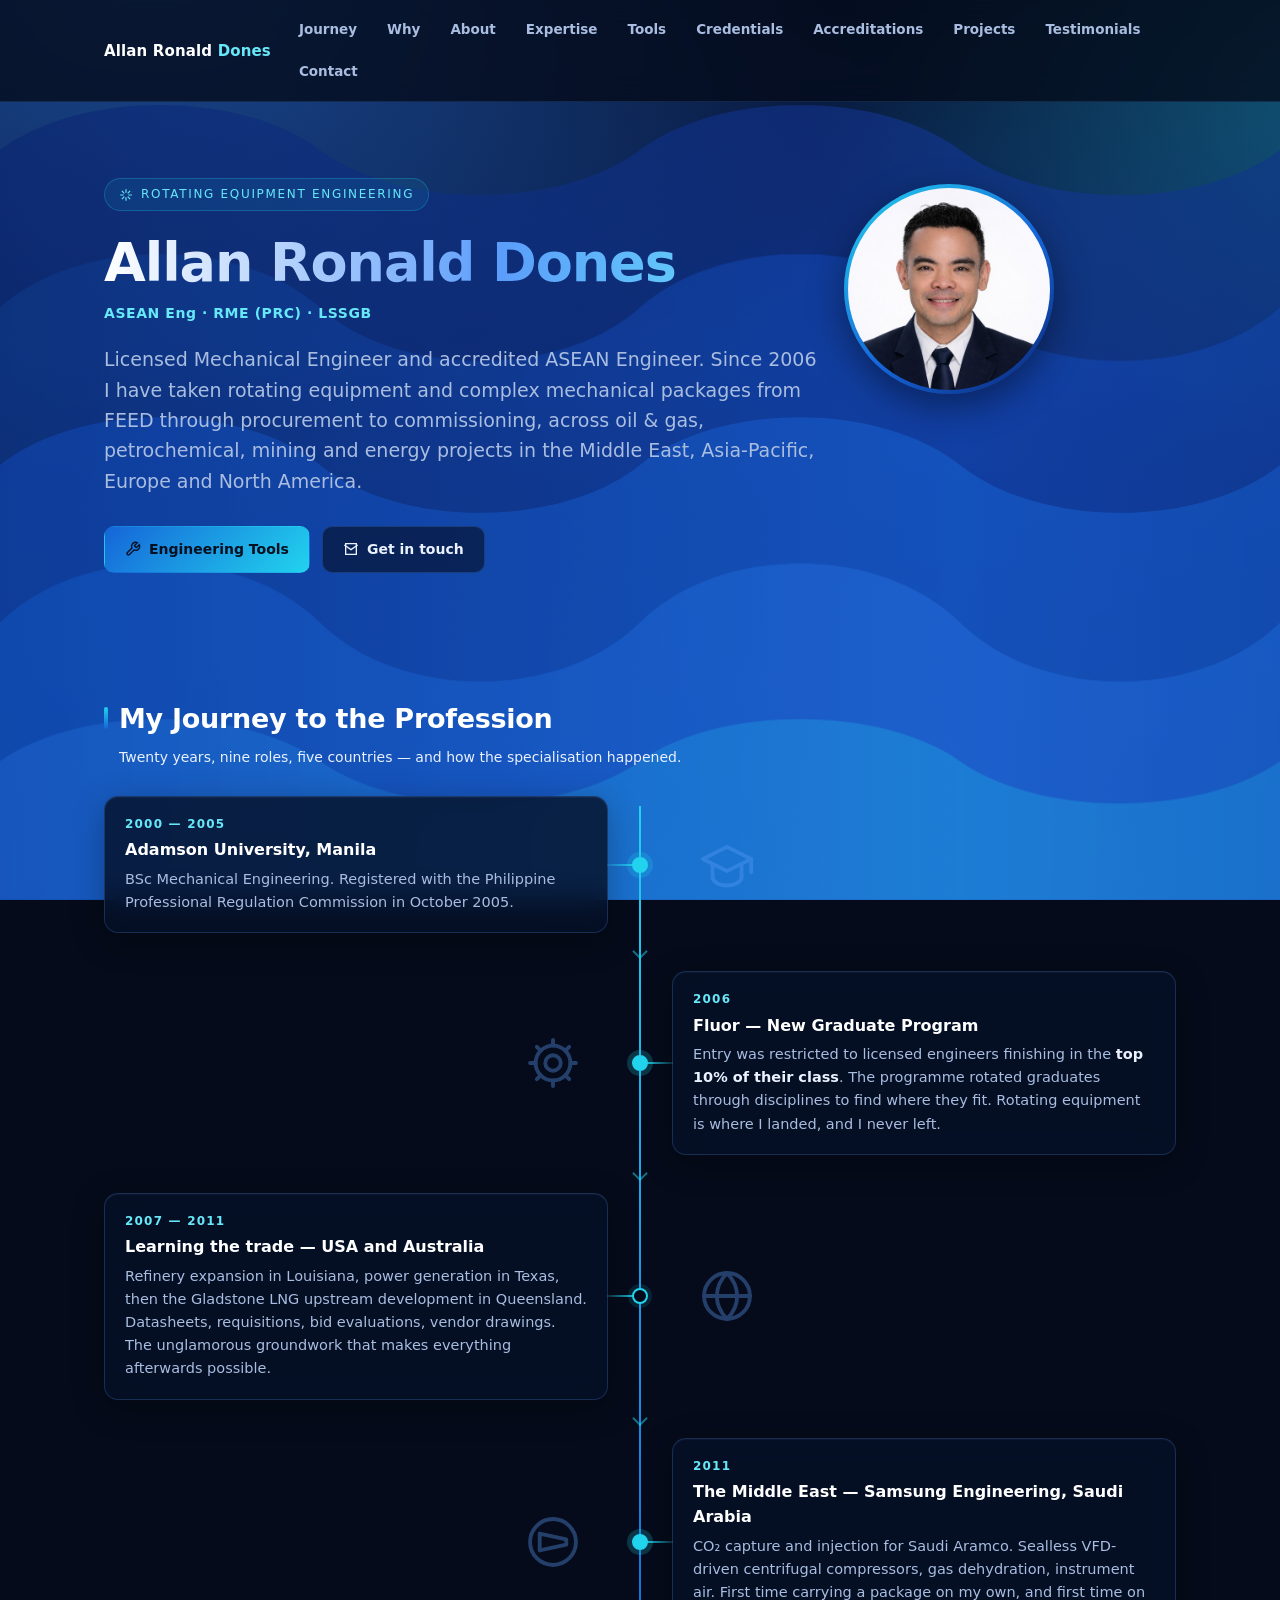
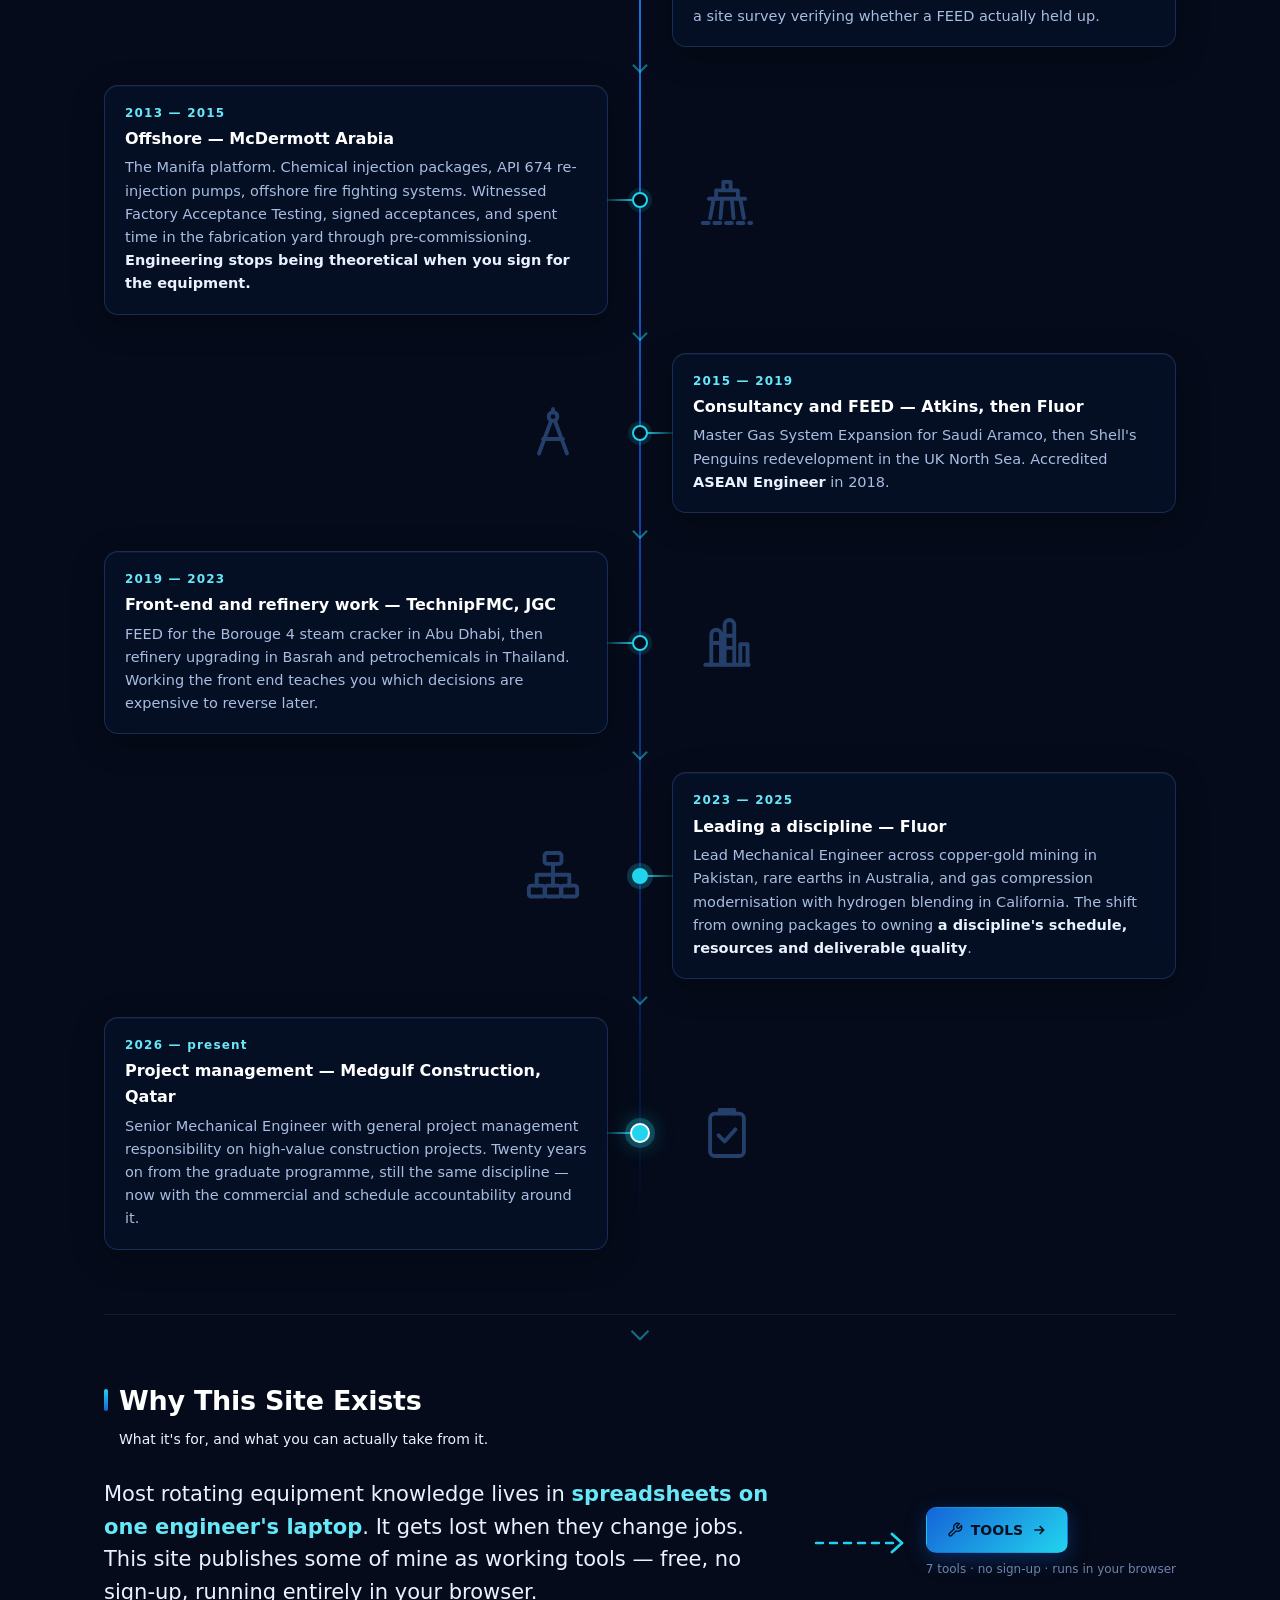
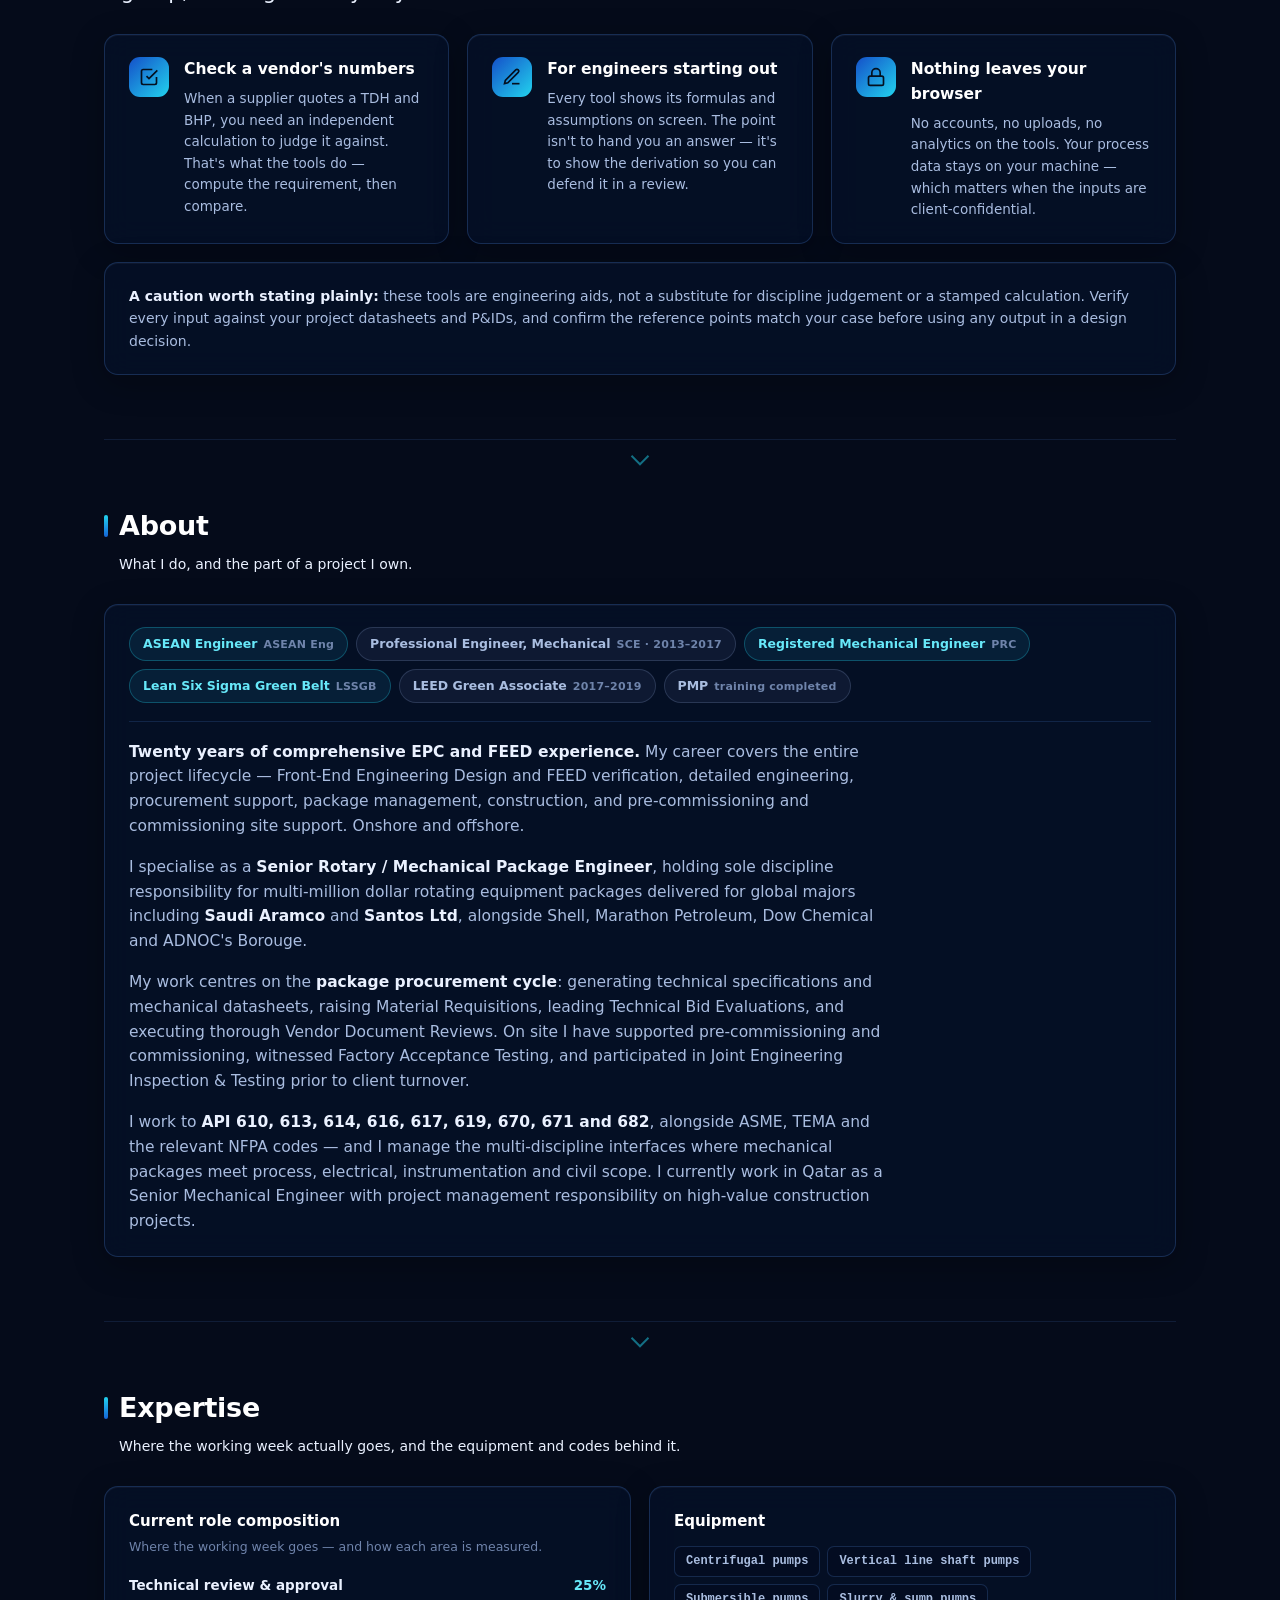
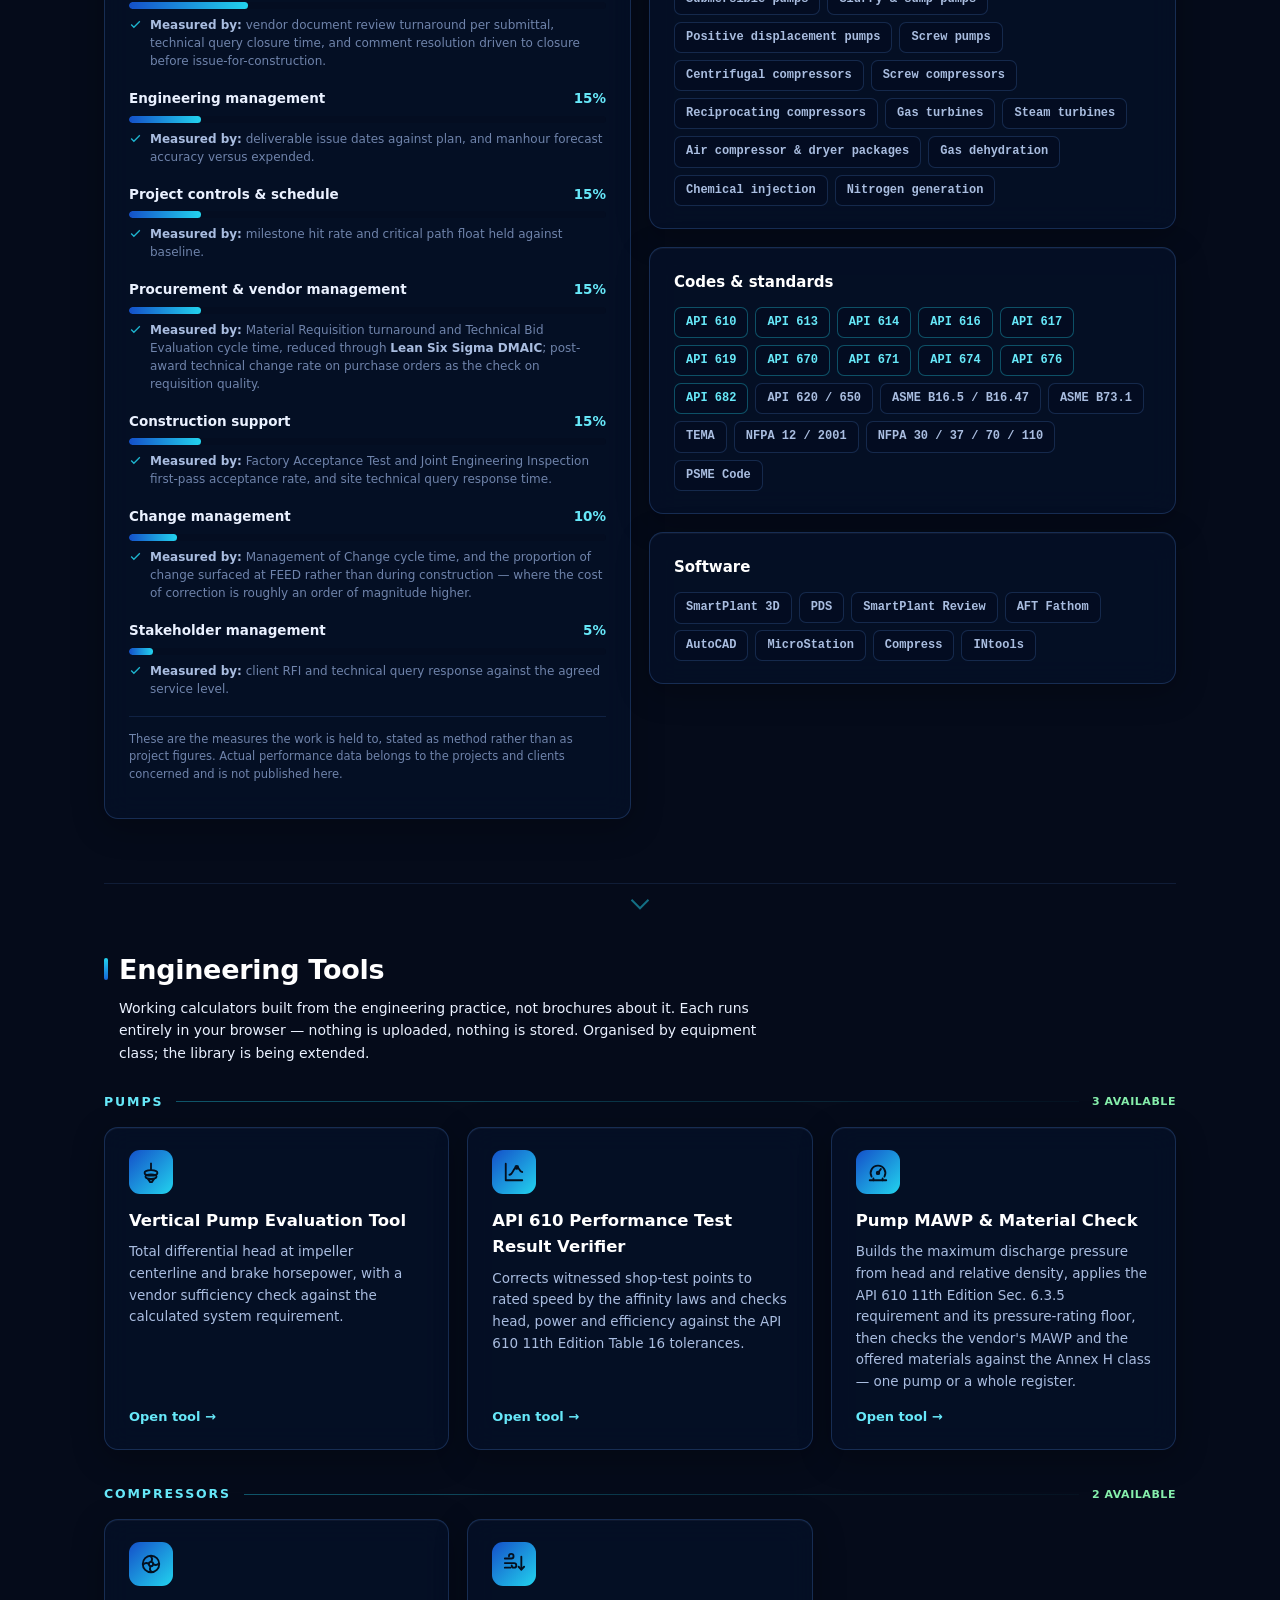
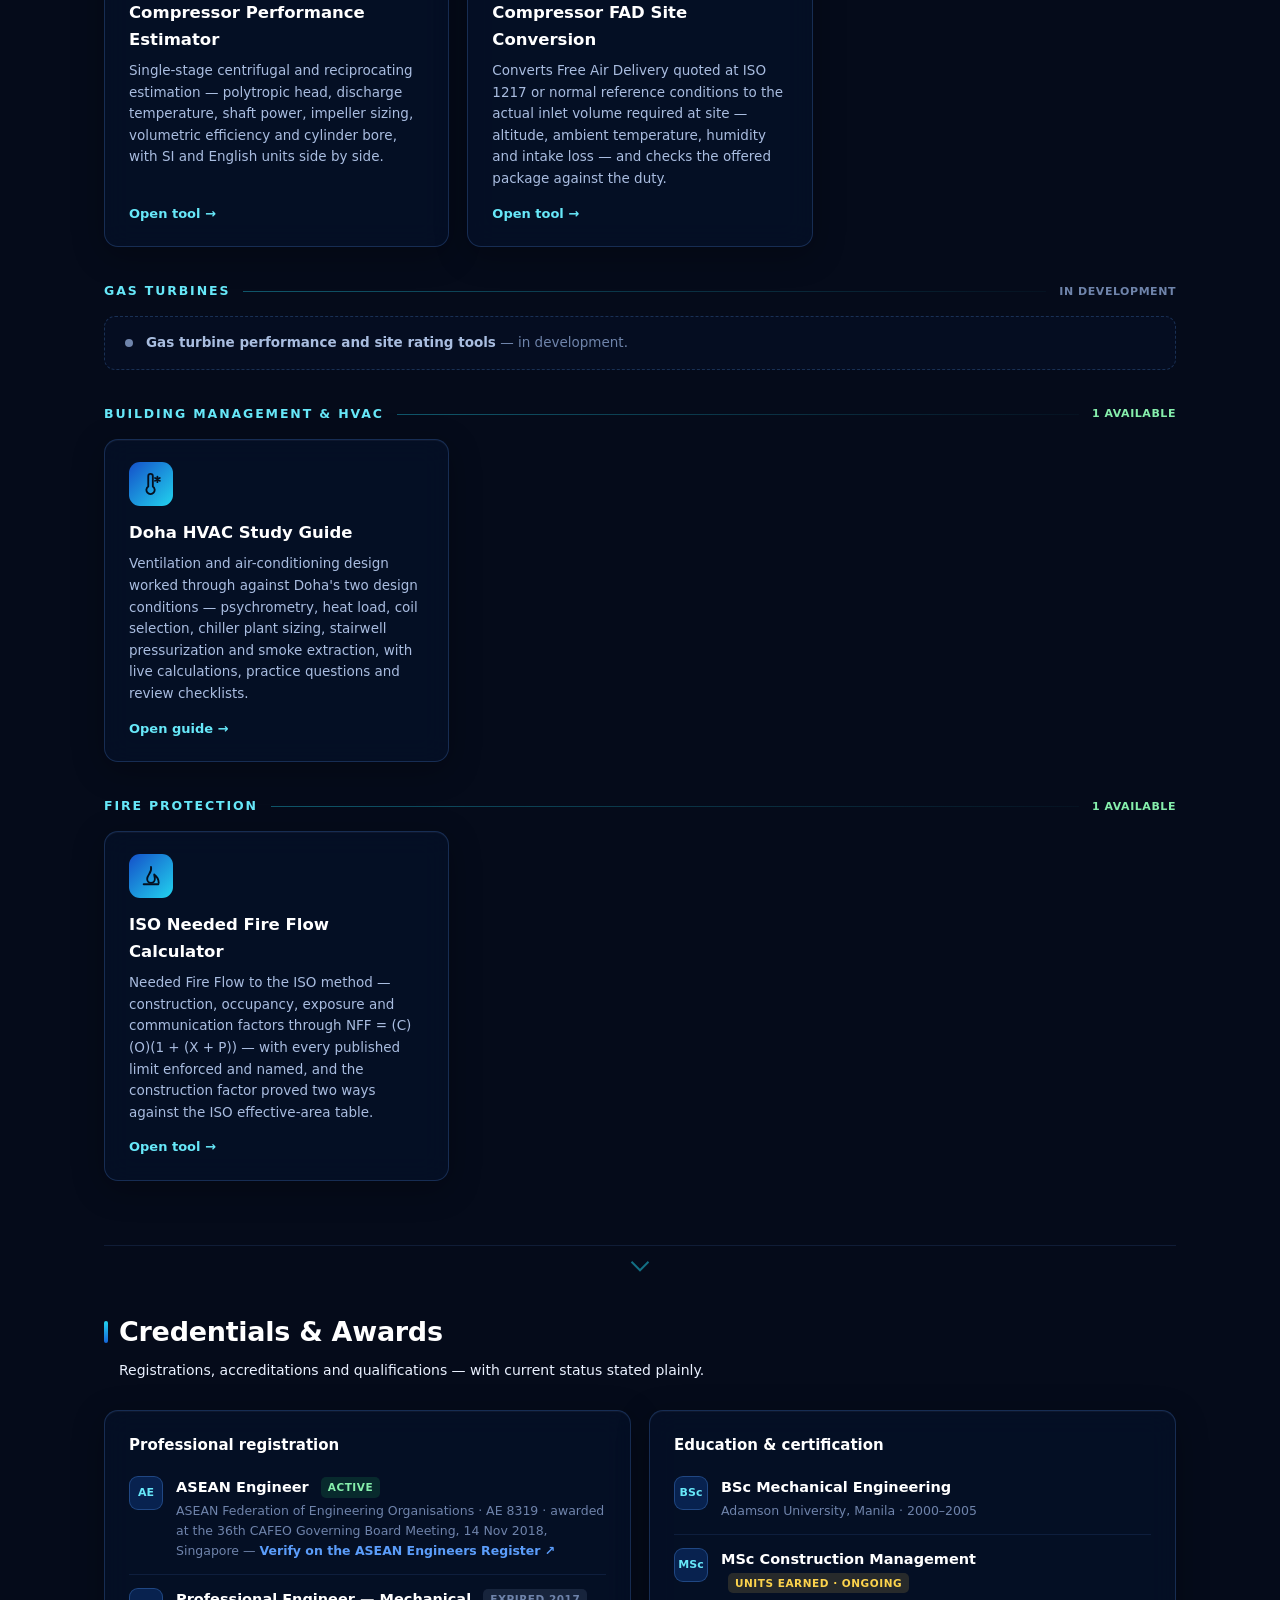
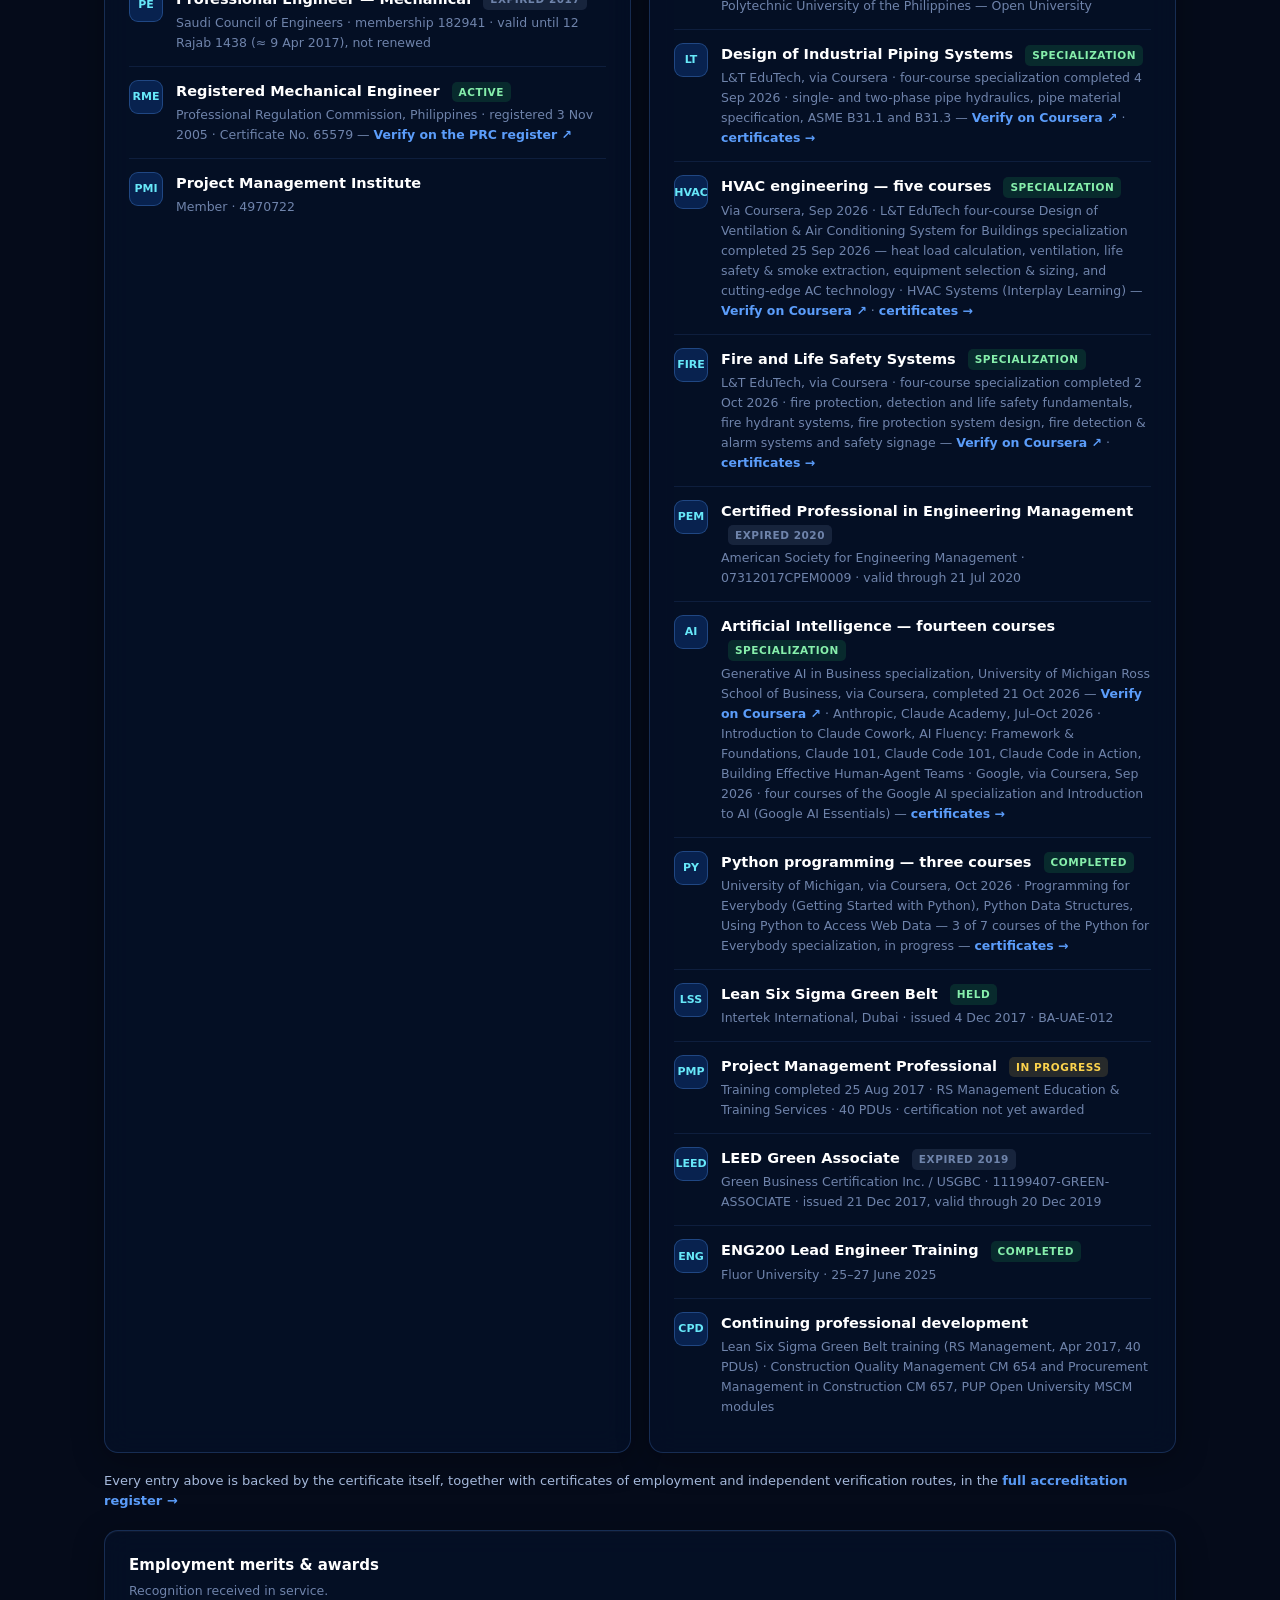
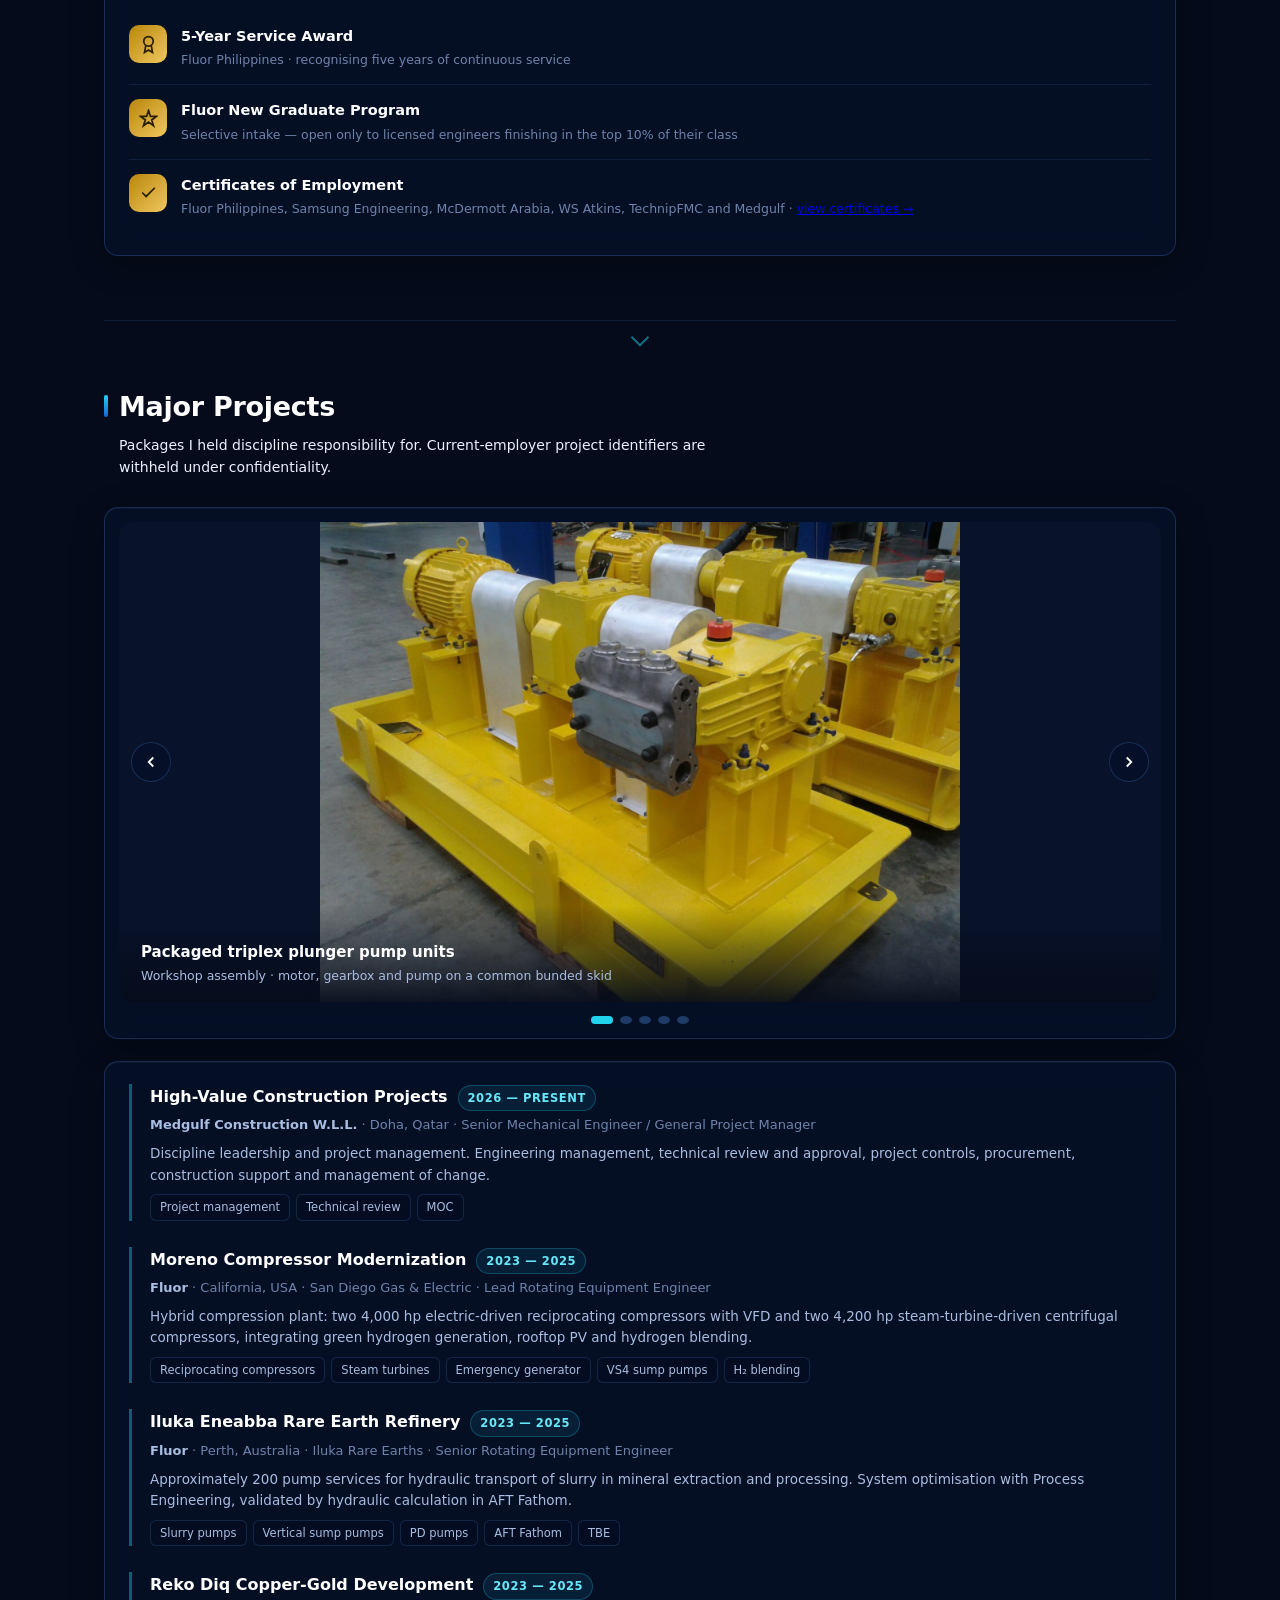
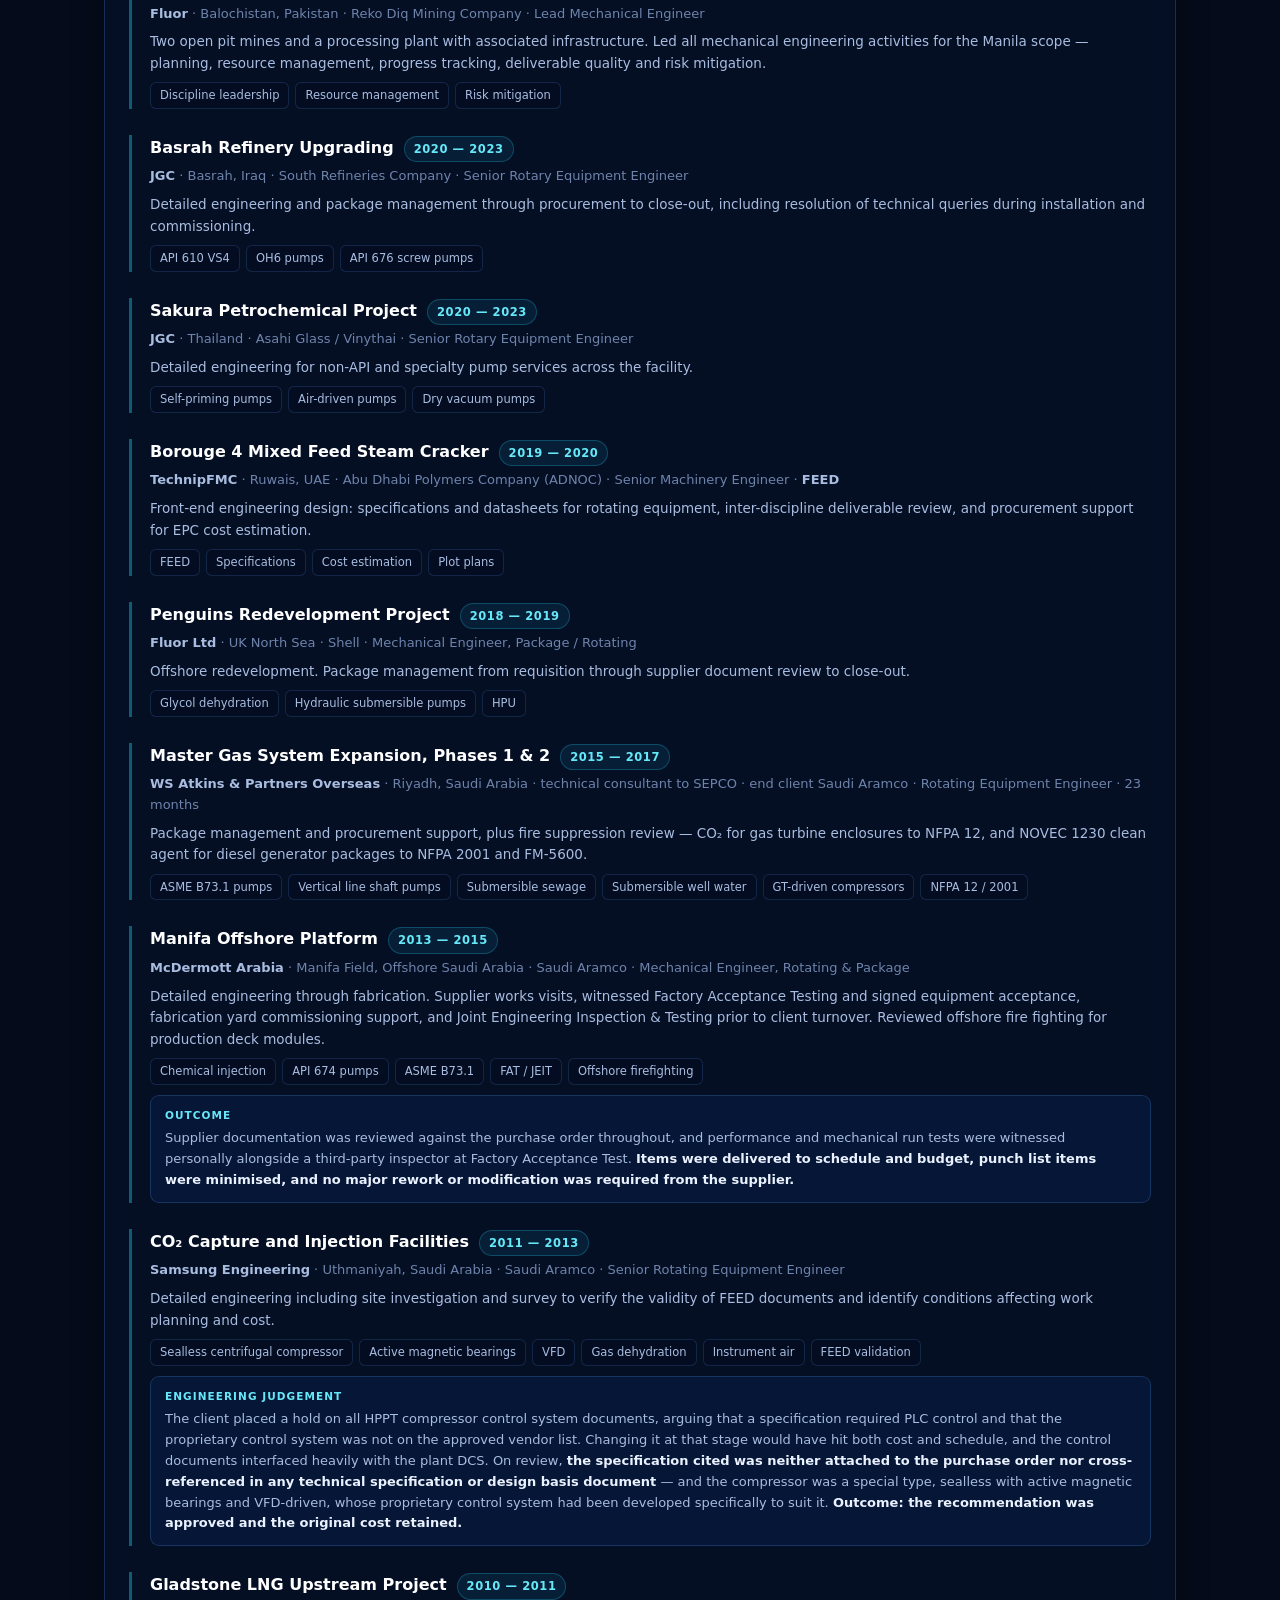
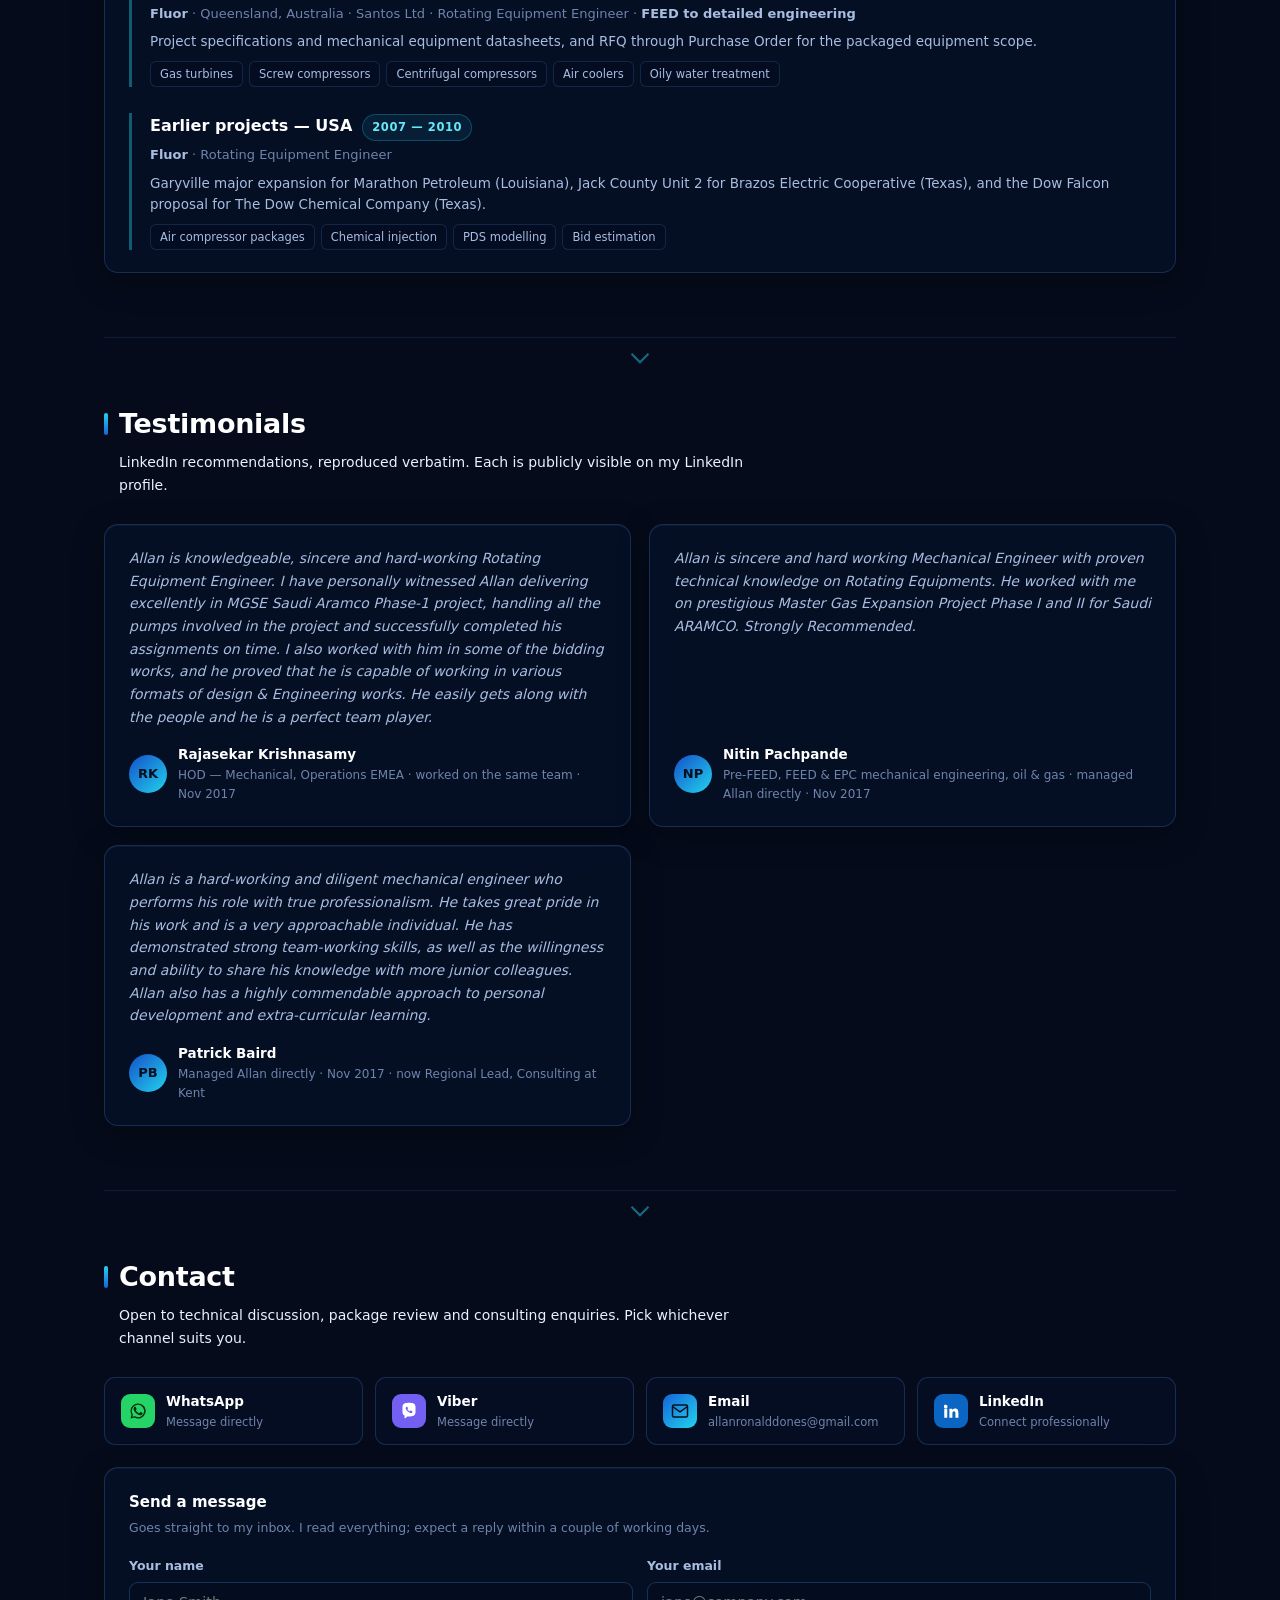
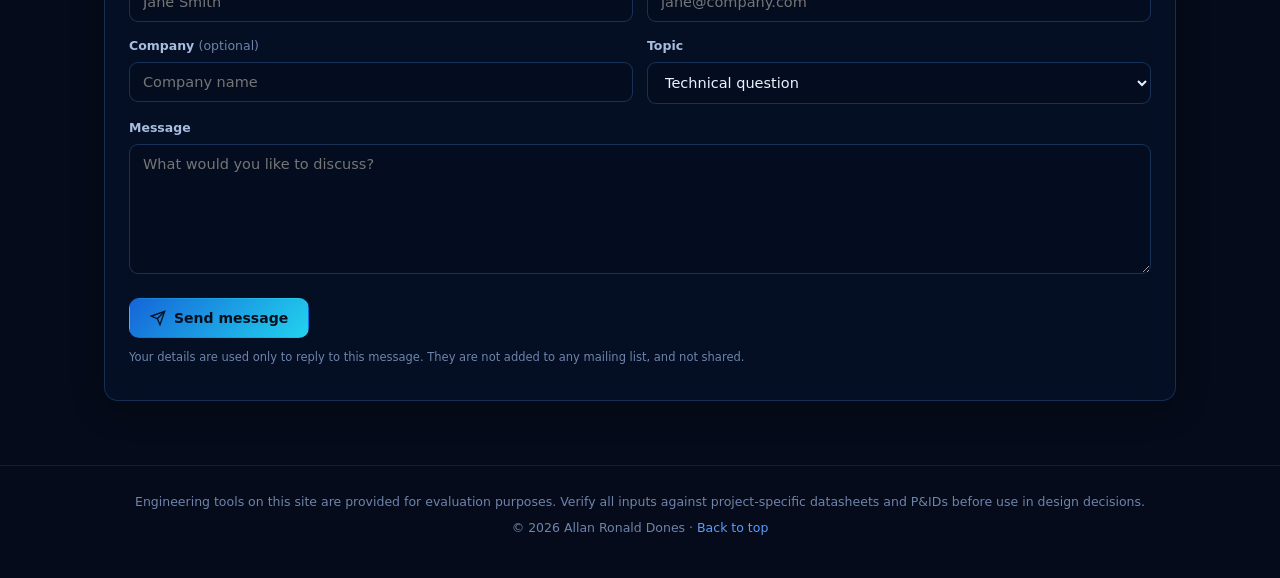
<file: index.html>
<!doctype html>
<html lang="en">
<head>
<meta charset="UTF-8">
<meta name="viewport" content="width=device-width, initial-scale=1.0">
<title>Allan Ronald Dones — Rotating Equipment &amp; Mechanical Packages</title>
<meta name="description" content="Licensed Mechanical Engineer and accredited ASEAN Engineer specialising in rotating equipment and complex mechanical packages for oil, gas, petrochemical and energy projects — FEED through procurement to commissioning.">
<meta name="author" content="Allan Ronald Dones">
<link rel="canonical" href="https://allanronalddones.com/">

<meta property="og:type" content="website">
<meta property="og:url" content="https://allanronalddones.com/">
<meta property="og:title" content="Allan Ronald Dones — Rotating Equipment &amp; Mechanical Packages">
<meta property="og:site_name" content="Allan Ronald Dones">
<meta property="og:description" content="Licensed Mechanical Engineer and accredited ASEAN Engineer. Rotating equipment and mechanical packages for oil, gas, petrochemical and energy projects — FEED through procurement to commissioning.">
<meta property="og:image" content="https://allanronalddones.com/assets/allan-dones.jpg">
<meta property="og:image:width" content="480">
<meta property="og:image:height" content="480">
<meta property="og:image:alt" content="Allan Ronald Dones">
<meta name="twitter:card" content="summary">
<meta name="twitter:image" content="https://allanronalddones.com/assets/allan-dones.jpg">
<meta name="twitter:title" content="Allan Ronald Dones — Rotating Equipment &amp; Mechanical Packages">
<meta name="twitter:description" content="Rotating equipment and mechanical packages for oil, gas, petrochemical and energy projects — FEED through procurement to commissioning.">

<link rel="icon" href="data:image/svg+xml,%3Csvg xmlns='http://www.w3.org/2000/svg' viewBox='0 0 64 64'%3E%3Crect width='64' height='64' rx='12' fill='%230a2472'/%3E%3Crect x='22' y='8' width='20' height='16' rx='3' fill='%2322d3ee'/%3E%3Crect x='28' y='24' width='8' height='14' fill='%232f7ef0'/%3E%3Cellipse cx='32' cy='40' rx='13' ry='4' fill='%235b9dfa'/%3E%3Cellipse cx='32' cy='47' rx='12' ry='4' fill='%235b9dfa'/%3E%3Cpolygon points='24,52 40,52 36,60 28,60' fill='%237ea8dd'/%3E%3C/svg%3E">
<link rel="stylesheet" href="assets/site.css?v=5">
</head>
<body class="home">

<div class="bg-base"></div>
<div class="bg-waves" aria-hidden="true">
  <svg viewBox="0 0 2880 1200" preserveAspectRatio="none" xmlns="http://www.w3.org/2000/svg">
    <defs>
      <linearGradient id="wg1" x1="0" y1="0" x2="1" y2="0"><stop offset="0" stop-color="#0a2472"/><stop offset="0.5" stop-color="#153a9e"/><stop offset="1" stop-color="#0a2472"/></linearGradient>
      <linearGradient id="wg2" x1="0" y1="0" x2="1" y2="0"><stop offset="0" stop-color="#123f8f"/><stop offset="0.5" stop-color="#1450c9"/><stop offset="1" stop-color="#123f8f"/></linearGradient>
      <linearGradient id="wg3" x1="0" y1="0" x2="1" y2="0"><stop offset="0" stop-color="#1450c9"/><stop offset="0.5" stop-color="#1c6ee0"/><stop offset="1" stop-color="#1450c9"/></linearGradient>
      <linearGradient id="wg4" x1="0" y1="0" x2="1" y2="0"><stop offset="0" stop-color="#1565d8"/><stop offset="0.5" stop-color="#2f7ef0"/><stop offset="1" stop-color="#1565d8"/></linearGradient>
      <linearGradient id="wg5" x1="0" y1="0" x2="1" y2="0"><stop offset="0" stop-color="#2f7ef0"/><stop offset="0.5" stop-color="#22d3ee"/><stop offset="1" stop-color="#2f7ef0"/></linearGradient>
    </defs>
    <g class="wv wv1" opacity="0.55"><path fill="url(#wg1)" d="M0,200 C180,120 540,120 720,200 C900,280 1260,280 1440,200 C1620,120 1980,120 2160,200 C2340,280 2700,280 2880,200 C3060,120 3420,120 3600,200 C3780,280 4140,280 4320,200 L4320,1200 L0,1200 Z"/></g>
    <g class="wv wv2" opacity="0.48"><path fill="url(#wg2)" d="M0,410 C180,315 540,315 720,410 C900,505 1260,505 1440,410 C1620,315 1980,315 2160,410 C2340,505 2700,505 2880,410 C3060,315 3420,315 3600,410 C3780,505 4140,505 4320,410 L4320,1200 L0,1200 Z"/></g>
    <g class="wv wv3" opacity="0.42"><path fill="url(#wg3)" d="M0,620 C180,535 540,535 720,620 C900,705 1260,705 1440,620 C1620,535 1980,535 2160,620 C2340,705 2700,705 2880,620 C3060,535 3420,535 3600,620 C3780,705 4140,705 4320,620 L4320,1200 L0,1200 Z"/></g>
    <g class="wv wv4" opacity="0.34"><path fill="url(#wg4)" d="M0,830 C180,725 540,725 720,830 C900,935 1260,935 1440,830 C1620,725 1980,725 2160,830 C2340,935 2700,935 2880,830 C3060,725 3420,725 3600,830 C3780,935 4140,935 4320,830 L4320,1200 L0,1200 Z"/></g>
    <g class="wv wv5" opacity="0.26"><path fill="url(#wg5)" d="M0,1015 C180,940 540,940 720,1015 C900,1090 1260,1090 1440,1015 C1620,940 1980,940 2160,1015 C2340,1090 2700,1090 2880,1015 C3060,940 3420,940 3600,1015 C3780,1090 4140,1090 4320,1015 L4320,1200 L0,1200 Z"/></g>
  </svg>
</div>

<nav class="nav">
  <div class="nav-inner">
    <a class="nav-brand" href="#top">Allan Ronald <span>Dones</span></a>
    <div class="nav-links">
      <a href="#journey">Journey</a>
      <a href="#purpose">Why</a>
      <a href="#about">About</a>
      <a href="#expertise">Expertise</a>
      <a href="#tools">Tools</a>
      <a href="#credentials">Credentials</a>
      <a href="/accreditations">Accreditations</a>
      <a href="#projects">Projects</a>
      <a href="#testimonials">Testimonials</a>
      <a href="#contact">Contact</a>
    </div>
  </div>
</nav>

<div class="wrap" id="top">

  <!-- ================= HERO ================= -->
  <header class="hero">
   <div class="hero-inner">
    <div class="hero-text">
    <span class="kicker">
      <svg viewBox="0 0 24 24" fill="none" stroke="currentColor" stroke-width="2"><path d="M12 2v6M12 16v6M4.9 4.9l4.2 4.2M14.9 14.9l4.2 4.2M2 12h6M16 12h6M4.9 19.1l4.2-4.2M14.9 9.1l4.2-4.2"/></svg>
      Rotating Equipment Engineering
    </span>
    <h1>Allan Ronald Dones</h1>
    <p class="postnominals">ASEAN Eng · RME (PRC) · LSSGB</p>
    <p class="lede">
      Licensed Mechanical Engineer and accredited ASEAN Engineer. Since 2006 I have taken
      rotating equipment and complex mechanical packages from FEED through procurement to
      commissioning, across oil &amp; gas, petrochemical, mining and energy projects in the
      Middle East, Asia-Pacific, Europe and North America.
    </p>
    <div class="cta-row">
      <a class="btn btn-primary" href="#tools">
        <svg viewBox="0 0 24 24" fill="none" stroke="currentColor" stroke-width="2"><path d="M14.7 6.3a1 1 0 000 1.4l1.6 1.6a1 1 0 001.4 0l3.77-3.77a6 6 0 01-7.94 7.94l-6.91 6.91a2.12 2.12 0 01-3-3l6.91-6.91a6 6 0 017.94-7.94l-3.76 3.76z"/></svg>
        Engineering Tools
      </a>
      <a class="btn btn-ghost" href="#contact">
        <svg viewBox="0 0 24 24" fill="none" stroke="currentColor" stroke-width="2"><path d="M4 4h16v16H4z"/><path d="M22 6l-10 7L2 6"/></svg>
        Get in touch
      </a>
    </div>
    </div>

    <div class="portrait">
      <img src="assets/allan-dones.jpg?v=2" width="480" height="480"
           alt="Allan Ronald Dones" loading="eager" decoding="async">
    </div>
   </div>
  </header>

  <!-- ================= MY JOURNEY ================= -->
  <section id="journey">
    <div class="sec-head">
      <h2>My Journey to the Profession</h2>
      <p>Twenty years, nine roles, five countries — and how the specialisation happened.</p>
    </div>

    <!-- Engineered Ladder: one rung per role. Wide screens alternate the rungs
         either side of a central spine; below 760px it folds to a single
         left-spine column. Node, rung and chevron are CSS pseudo-elements
         (site.css, "1. My Journey"). The copy is the verified record. -->
    <ol class="ladder" role="list" aria-label="Career timeline, 2000 to present">

      <li class="rung major">
        <div class="card rung-panel">
          <div class="jyear">2000 — 2005</div>
          <div class="jtitle">Adamson University, Manila</div>
          <div class="jbody">BSc Mechanical Engineering. Registered with the Philippine Professional Regulation Commission in October 2005.</div>
        </div>
        <div class="rung-glyph" aria-hidden="true">
          <svg viewBox="0 0 24 24" fill="none" stroke="currentColor" stroke-width="1.6" stroke-linecap="round" stroke-linejoin="round"><path d="M22 9.5L12 4.5 2 9.5l10 5 10-5z"/><path d="M6 12v5.2c0 1.6 2.7 3.3 6 3.3s6-1.7 6-3.3V12"/><path d="M22 9.5V15"/></svg>
        </div>
      </li>

      <li class="rung major">
        <div class="card rung-panel">
          <div class="jyear">2006</div>
          <div class="jtitle">Fluor — New Graduate Program</div>
          <div class="jbody">Entry was restricted to licensed engineers finishing in the <strong>top 10% of their class</strong>. The programme rotated graduates through disciplines to find where they fit. Rotating equipment is where I landed, and I never left.</div>
        </div>
        <div class="rung-glyph" aria-hidden="true">
          <svg viewBox="0 0 24 24" fill="none" stroke="currentColor" stroke-width="1.6" stroke-linecap="round" stroke-linejoin="round"><circle cx="12" cy="12" r="3.2"/><circle cx="12" cy="12" r="7.2"/><path d="M12 2.5v2.3M12 19.2v2.3M2.5 12h2.3M19.2 12h2.3M5.3 5.3l1.6 1.6M17.1 17.1l1.6 1.6M5.3 18.7l1.6-1.6M17.1 6.9l1.6-1.6"/></svg>
        </div>
      </li>

      <li class="rung">
        <div class="card rung-panel">
          <div class="jyear">2007 — 2011</div>
          <div class="jtitle">Learning the trade — USA and Australia</div>
          <div class="jbody">Refinery expansion in Louisiana, power generation in Texas, then the Gladstone LNG upstream development in Queensland. Datasheets, requisitions, bid evaluations, vendor drawings. The unglamorous groundwork that makes everything afterwards possible.</div>
        </div>
        <div class="rung-glyph" aria-hidden="true">
          <svg viewBox="0 0 24 24" fill="none" stroke="currentColor" stroke-width="1.6" stroke-linecap="round" stroke-linejoin="round"><circle cx="12" cy="12" r="9.5"/><path d="M2.5 12h19"/><path d="M12 2.5c2.8 2.8 4.2 6 4.2 9.5s-1.4 6.7-4.2 9.5"/><path d="M12 2.5C9.2 5.3 7.8 8.5 7.8 12s1.4 6.7 4.2 9.5"/></svg>
        </div>
      </li>

      <li class="rung major">
        <div class="card rung-panel">
          <div class="jyear">2011</div>
          <div class="jtitle">The Middle East — Samsung Engineering, Saudi Arabia</div>
          <div class="jbody">CO₂ capture and injection for Saudi Aramco. Sealless VFD-driven centrifugal compressors, gas dehydration, instrument air. First time carrying a package on my own, and first time on a site survey verifying whether a FEED actually held up.</div>
        </div>
        <div class="rung-glyph" aria-hidden="true">
          <svg viewBox="0 0 24 24" fill="none" stroke="currentColor" stroke-width="1.6" stroke-linecap="round" stroke-linejoin="round"><circle cx="12" cy="12" r="9.5"/><path d="M6.5 8.5l11 2.4v2.2l-11 2.4z"/></svg>
        </div>
      </li>

      <li class="rung">
        <div class="card rung-panel">
          <div class="jyear">2013 — 2015</div>
          <div class="jtitle">Offshore — McDermott Arabia</div>
          <div class="jbody">The Manifa platform. Chemical injection packages, API 674 re-injection pumps, offshore fire fighting systems. Witnessed Factory Acceptance Testing, signed acceptances, and spent time in the fabrication yard through pre-commissioning. <strong>Engineering stops being theoretical when you sign for the equipment.</strong></div>
        </div>
        <div class="rung-glyph" aria-hidden="true">
          <svg viewBox="0 0 24 24" fill="none" stroke="currentColor" stroke-width="1.6" stroke-linecap="round" stroke-linejoin="round"><path d="M4.5 11.5h15"/><path d="M6.5 11.5L5 19.5M17.5 11.5L19 19.5M10 11.5l-.7 8M14 11.5l.7 8"/><path d="M7.5 11.5V8h9v3.5M10.5 8V4.5h3V8"/><path d="M2 21.5h20" stroke-dasharray="2.4 2.4"/></svg>
        </div>
      </li>

      <li class="rung">
        <div class="card rung-panel">
          <div class="jyear">2015 — 2019</div>
          <div class="jtitle">Consultancy and FEED — Atkins, then Fluor</div>
          <div class="jbody">Master Gas System Expansion for Saudi Aramco, then Shell's Penguins redevelopment in the UK North Sea. Accredited <strong>ASEAN Engineer</strong> in 2018.</div>
        </div>
        <div class="rung-glyph" aria-hidden="true">
          <svg viewBox="0 0 24 24" fill="none" stroke="currentColor" stroke-width="1.6" stroke-linecap="round" stroke-linejoin="round"><circle cx="12" cy="5.2" r="1.8"/><path d="M12 3.4V2M11.2 7l-5 13.5M12.8 7l5 13.5M7.9 14.5h8.2"/></svg>
        </div>
      </li>

      <li class="rung">
        <div class="card rung-panel">
          <div class="jyear">2019 — 2023</div>
          <div class="jtitle">Front-end and refinery work — TechnipFMC, JGC</div>
          <div class="jbody">FEED for the Borouge 4 steam cracker in Abu Dhabi, then refinery upgrading in Basrah and petrochemicals in Thailand. Working the front end teaches you which decisions are expensive to reverse later.</div>
        </div>
        <div class="rung-glyph" aria-hidden="true">
          <svg viewBox="0 0 24 24" fill="none" stroke="currentColor" stroke-width="1.6" stroke-linecap="round" stroke-linejoin="round"><path d="M3 21h18"/><path d="M5.5 21V8.5a2 2 0 014 0V21M11 21V4.5a2 2 0 014 0V21M17.5 21v-8.5h3V21"/><path d="M5.5 12h4M11 9h4M11 14h4"/></svg>
        </div>
      </li>

      <li class="rung major">
        <div class="card rung-panel">
          <div class="jyear">2023 — 2025</div>
          <div class="jtitle">Leading a discipline — Fluor</div>
          <div class="jbody">Lead Mechanical Engineer across copper-gold mining in Pakistan, rare earths in Australia, and gas compression modernisation with hydrogen blending in California. The shift from owning packages to owning <strong>a discipline's schedule, resources and deliverable quality</strong>.</div>
        </div>
        <div class="rung-glyph" aria-hidden="true">
          <svg viewBox="0 0 24 24" fill="none" stroke="currentColor" stroke-width="1.6" stroke-linecap="round" stroke-linejoin="round"><rect x="8.5" y="2.5" width="7" height="4.5" rx="1"/><rect x="2" y="16" width="6.5" height="4.5" rx="1"/><rect x="8.75" y="16" width="6.5" height="4.5" rx="1"/><rect x="15.5" y="16" width="6.5" height="4.5" rx="1"/><path d="M12 7v4.5M5.25 16v-4.5h13.5V16M12 11.5V16"/></svg>
        </div>
      </li>

      <li class="rung major now">
        <div class="card rung-panel">
          <div class="jyear">2026 — present</div>
          <div class="jtitle">Project management — Medgulf Construction, Qatar</div>
          <div class="jbody">Senior Mechanical Engineer with general project management responsibility on high-value construction projects. Twenty years on from the graduate programme, still the same discipline — now with the commercial and schedule accountability around it.</div>
        </div>
        <div class="rung-glyph" aria-hidden="true">
          <svg viewBox="0 0 24 24" fill="none" stroke="currentColor" stroke-width="1.6" stroke-linecap="round" stroke-linejoin="round"><rect x="5" y="4" width="14" height="17.5" rx="2"/><path d="M9 4V2.5h6V4"/><path d="M8.5 13l2.5 2.5 4.5-5"/></svg>
        </div>
      </li>

    </ol>
  </section>

  <!-- ================= WHY THIS SITE ================= -->
  <section id="purpose">
    <div class="sec-head">
      <h2>Why This Site Exists</h2>
      <p>What it's for, and what you can actually take from it.</p>
    </div>

    <div class="why-top">
      <p class="why-lead">
        Most rotating equipment knowledge lives in <em>spreadsheets on one engineer's laptop</em>.
        It gets lost when they change jobs. This site publishes some of mine as working tools &mdash;
        free, no sign-up, running entirely in your browser.
      </p>
      <div class="why-cta">
        <svg class="why-arrow" viewBox="0 0 96 28" fill="none" aria-hidden="true">
          <path d="M2 14h78" stroke="currentColor" stroke-width="2.4" stroke-linecap="round" stroke-dasharray="7 7"/>
          <path d="M78 5l10 9-10 9" stroke="currentColor" stroke-width="2.8" stroke-linecap="round" stroke-linejoin="round"/>
        </svg>
        <div class="why-cta-body">
          <a class="btn btn-primary why-cta-btn" href="#tools">
            <svg viewBox="0 0 24 24" fill="none" stroke="currentColor" stroke-width="2"><path d="M14.7 6.3a1 1 0 000 1.4l1.6 1.6a1 1 0 001.4 0l3.77-3.77a6 6 0 01-7.94 7.94l-6.91 6.91a2.12 2.12 0 01-3-3l6.91-6.91a6 6 0 017.94-7.94l-3.76 3.76z"/></svg>
            TOOLS
            <svg class="why-btn-chev" viewBox="0 0 24 24" fill="none" stroke="currentColor" stroke-width="2.4"><path d="M5 12h14M13 6l6 6-6 6"/></svg>
          </a>
          <span class="why-cta-note">7 tools &#183; no sign-up &#183; runs in your browser</span>
        </div>
      </div>
    </div>

    <div class="grid-3">
      <div class="card why-card">
        <div class="why-ico">
          <svg viewBox="0 0 24 24" fill="none" stroke="currentColor" stroke-width="2"><path d="M9 11l3 3L22 4"/><path d="M21 12v7a2 2 0 01-2 2H5a2 2 0 01-2-2V5a2 2 0 012-2h11"/></svg>
        </div>
        <div>
          <h3>Check a vendor's numbers</h3>
          <p>When a supplier quotes a TDH and BHP, you need an independent calculation to judge it against. That's what the tools do — compute the requirement, then compare.</p>
        </div>
      </div>

      <div class="card why-card">
        <div class="why-ico">
          <svg viewBox="0 0 24 24" fill="none" stroke="currentColor" stroke-width="2"><path d="M12 20h9"/><path d="M16.5 3.5a2.12 2.12 0 013 3L7 19l-4 1 1-4z"/></svg>
        </div>
        <div>
          <h3>For engineers starting out</h3>
          <p>Every tool shows its formulas and assumptions on screen. The point isn't to hand you an answer — it's to show the derivation so you can defend it in a review.</p>
        </div>
      </div>

      <div class="card why-card">
        <div class="why-ico">
          <svg viewBox="0 0 24 24" fill="none" stroke="currentColor" stroke-width="2"><rect x="3" y="11" width="18" height="11" rx="2"/><path d="M7 11V7a5 5 0 0110 0v4"/></svg>
        </div>
        <div>
          <h3>Nothing leaves your browser</h3>
          <p>No accounts, no uploads, no analytics on the tools. Your process data stays on your machine — which matters when the inputs are client-confidential.</p>
        </div>
      </div>
    </div>

    <div class="card" style="margin-top:18px;">
      <p style="margin:0;font-size:14px;color:var(--text-secondary);">
        <strong style="color:var(--text-primary);">A caution worth stating plainly:</strong>
        these tools are engineering aids, not a substitute for discipline judgement or a stamped
        calculation. Verify every input against your project datasheets and P&amp;IDs, and confirm
        the reference points match your case before using any output in a design decision.
      </p>
    </div>
  </section>

  <!-- ================= ABOUT ================= -->
  <section id="about">
    <div class="sec-head">
      <h2>About</h2>
      <p>What I do, and the part of a project I own.</p>
    </div>
    <div class="card">

      <div class="cred-strip">
        <span class="cred-pill">ASEAN Engineer <span class="qual">ASEAN Eng</span></span>
        <span class="cred-pill lapsed">Professional Engineer, Mechanical <span class="qual">SCE · 2013–2017</span></span>
        <span class="cred-pill">Registered Mechanical Engineer <span class="qual">PRC</span></span>
        <span class="cred-pill">Lean Six Sigma Green Belt <span class="qual">LSSGB</span></span>
        <span class="cred-pill lapsed">LEED Green Associate <span class="qual">2017–2019</span></span>
        <span class="cred-pill lapsed">PMP <span class="qual">training completed</span></span>
      </div>

      <div class="prose">
        <p>
          <strong>Twenty years of comprehensive EPC and FEED experience.</strong> My career covers the
          entire project lifecycle — Front-End Engineering Design and FEED verification, detailed
          engineering, procurement support, package management, construction, and
          pre-commissioning and commissioning site support. Onshore and offshore.
        </p>
        <p>
          I specialise as a <strong>Senior Rotary / Mechanical Package Engineer</strong>, holding sole
          discipline responsibility for multi-million dollar rotating equipment packages delivered for
          global majors including <strong>Saudi Aramco</strong> and <strong>Santos Ltd</strong>, alongside
          Shell, Marathon Petroleum, Dow Chemical and ADNOC's Borouge.
        </p>
        <p>
          My work centres on the <strong>package procurement cycle</strong>: generating technical
          specifications and mechanical datasheets, raising Material Requisitions, leading Technical Bid
          Evaluations, and executing thorough Vendor Document Reviews. On site I have supported
          pre-commissioning and commissioning, witnessed Factory Acceptance Testing, and participated in
          Joint Engineering Inspection &amp; Testing prior to client turnover.
        </p>
        <p>
          I work to <strong>API 610, 613, 614, 616, 617, 619, 670, 671 and 682</strong>, alongside ASME,
          TEMA and the relevant NFPA codes — and I manage the multi-discipline interfaces where mechanical
          packages meet process, electrical, instrumentation and civil scope. I currently work in Qatar
          as a Senior Mechanical Engineer with project management responsibility on high-value
          construction projects.
        </p>
      </div>
    </div>
  </section>

  <!-- ================= EXPERTISE ================= -->
  <section id="expertise">
    <div class="sec-head">
      <h2>Expertise</h2>
      <p>Where the working week actually goes, and the equipment and codes behind it.</p>
    </div>
    <div class="grid-2">

      <div class="card">
        <h3 style="margin:0 0 4px;font-size:15px;color:#fff;">Current role composition</h3>
        <p style="margin:0 0 18px;font-size:12.5px;color:var(--text-muted);">Where the working week goes — and how each area is measured.</p>

        <div class="bar-row">
          <div class="bar-label"><span class="name">Technical review &amp; approval</span><span class="pct">25%</span></div>
          <div class="bar-track"><div class="bar-fill" style="width:25%"></div></div>
          <div class="bar-metric">
            <svg viewBox="0 0 24 24" fill="none" stroke="currentColor" stroke-width="2.4"><path d="M20 6L9 17l-5-5"/></svg>
            <span><b>Measured by:</b> vendor document review turnaround per submittal, technical query closure time, and comment resolution driven to closure before issue-for-construction.</span>
          </div>
        </div>

        <div class="bar-row">
          <div class="bar-label"><span class="name">Engineering management</span><span class="pct">15%</span></div>
          <div class="bar-track"><div class="bar-fill" style="width:15%"></div></div>
          <div class="bar-metric">
            <svg viewBox="0 0 24 24" fill="none" stroke="currentColor" stroke-width="2.4"><path d="M20 6L9 17l-5-5"/></svg>
            <span><b>Measured by:</b> deliverable issue dates against plan, and manhour forecast accuracy versus expended.</span>
          </div>
        </div>

        <div class="bar-row">
          <div class="bar-label"><span class="name">Project controls &amp; schedule</span><span class="pct">15%</span></div>
          <div class="bar-track"><div class="bar-fill" style="width:15%"></div></div>
          <div class="bar-metric">
            <svg viewBox="0 0 24 24" fill="none" stroke="currentColor" stroke-width="2.4"><path d="M20 6L9 17l-5-5"/></svg>
            <span><b>Measured by:</b> milestone hit rate and critical path float held against baseline.</span>
          </div>
        </div>

        <div class="bar-row">
          <div class="bar-label"><span class="name">Procurement &amp; vendor management</span><span class="pct">15%</span></div>
          <div class="bar-track"><div class="bar-fill" style="width:15%"></div></div>
          <div class="bar-metric">
            <svg viewBox="0 0 24 24" fill="none" stroke="currentColor" stroke-width="2.4"><path d="M20 6L9 17l-5-5"/></svg>
            <span><b>Measured by:</b> Material Requisition turnaround and Technical Bid Evaluation cycle time, reduced through <b>Lean Six Sigma DMAIC</b>; post-award technical change rate on purchase orders as the check on requisition quality.</span>
          </div>
        </div>

        <div class="bar-row">
          <div class="bar-label"><span class="name">Construction support</span><span class="pct">15%</span></div>
          <div class="bar-track"><div class="bar-fill" style="width:15%"></div></div>
          <div class="bar-metric">
            <svg viewBox="0 0 24 24" fill="none" stroke="currentColor" stroke-width="2.4"><path d="M20 6L9 17l-5-5"/></svg>
            <span><b>Measured by:</b> Factory Acceptance Test and Joint Engineering Inspection first-pass acceptance rate, and site technical query response time.</span>
          </div>
        </div>

        <div class="bar-row">
          <div class="bar-label"><span class="name">Change management</span><span class="pct">10%</span></div>
          <div class="bar-track"><div class="bar-fill" style="width:10%"></div></div>
          <div class="bar-metric">
            <svg viewBox="0 0 24 24" fill="none" stroke="currentColor" stroke-width="2.4"><path d="M20 6L9 17l-5-5"/></svg>
            <span><b>Measured by:</b> Management of Change cycle time, and the proportion of change surfaced at FEED rather than during construction — where the cost of correction is roughly an order of magnitude higher.</span>
          </div>
        </div>

        <div class="bar-row">
          <div class="bar-label"><span class="name">Stakeholder management</span><span class="pct">5%</span></div>
          <div class="bar-track"><div class="bar-fill" style="width:5%"></div></div>
          <div class="bar-metric">
            <svg viewBox="0 0 24 24" fill="none" stroke="currentColor" stroke-width="2.4"><path d="M20 6L9 17l-5-5"/></svg>
            <span><b>Measured by:</b> client RFI and technical query response against the agreed service level.</span>
          </div>
        </div>

        <p class="telemetry-note">
          These are the measures the work is held to, stated as method rather than as project figures.
          Actual performance data belongs to the projects and clients concerned and is not published here.
        </p>
      </div>
      <div style="display:flex;flex-direction:column;gap:18px;">
        <div class="card">
          <h3 style="margin:0 0 13px;font-size:15px;color:#fff;">Equipment</h3>
          <div class="tags">
            <span class="tag">Centrifugal pumps</span>
            <span class="tag">Vertical line shaft pumps</span>
            <span class="tag">Submersible pumps</span>
            <span class="tag">Slurry &amp; sump pumps</span>
            <span class="tag">Positive displacement pumps</span>
            <span class="tag">Screw pumps</span>
            <span class="tag">Centrifugal compressors</span>
            <span class="tag">Screw compressors</span>
            <span class="tag">Reciprocating compressors</span>
            <span class="tag">Gas turbines</span>
            <span class="tag">Steam turbines</span>
            <span class="tag">Air compressor &amp; dryer packages</span>
            <span class="tag">Gas dehydration</span>
            <span class="tag">Chemical injection</span>
            <span class="tag">Nitrogen generation</span>
          </div>
        </div>
        <div class="card">
          <h3 style="margin:0 0 13px;font-size:15px;color:#fff;">Codes &amp; standards</h3>
          <div class="tags">
            <span class="tag accent">API 610</span><span class="tag accent">API 613</span>
            <span class="tag accent">API 614</span><span class="tag accent">API 616</span>
            <span class="tag accent">API 617</span><span class="tag accent">API 619</span>
            <span class="tag accent">API 670</span><span class="tag accent">API 671</span>
            <span class="tag accent">API 674</span><span class="tag accent">API 676</span>
            <span class="tag accent">API 682</span><span class="tag">API 620 / 650</span>
            <span class="tag">ASME B16.5 / B16.47</span><span class="tag">ASME B73.1</span>
            <span class="tag">TEMA</span><span class="tag">NFPA 12 / 2001</span>
            <span class="tag">NFPA 30 / 37 / 70 / 110</span><span class="tag">PSME Code</span>
          </div>
        </div>
        <div class="card">
          <h3 style="margin:0 0 13px;font-size:15px;color:#fff;">Software</h3>
          <div class="tags">
            <span class="tag">SmartPlant 3D</span><span class="tag">PDS</span>
            <span class="tag">SmartPlant Review</span><span class="tag">AFT Fathom</span>
            <span class="tag">AutoCAD</span><span class="tag">MicroStation</span>
            <span class="tag">Compress</span><span class="tag">INtools</span>
          </div>
        </div>
      </div>

    </div>
  </section>

  <!-- ================= TOOLS ================= -->
  <section id="tools">
    <div class="sec-head">
      <h2>Engineering Tools</h2>
      <p>Working calculators built from the engineering practice, not brochures about it. Each runs entirely in your browser — nothing is uploaded, nothing is stored. Organised by equipment class; the library is being extended.</p>
    </div>
    <!-- ---------- PUMPS ---------- -->
    <div class="tool-cat" id="pumps">
      <div class="tool-cat-head">
        <h3>Pumps</h3>
        <span class="rule"></span>
        <span class="count live">3 available</span>
      </div>
      <div class="grid-3">
        <a class="card tool-card" href="tools/vertical-pump-evaluation">
          <div class="tool-icon">
            <svg viewBox="0 0 24 24" fill="none" stroke="currentColor" stroke-width="2"><path d="M12 2v8"/><ellipse cx="12" cy="13" rx="7" ry="3"/><ellipse cx="12" cy="17" rx="6" ry="2.5"/><path d="M9 20h6l-2 3h-2z"/></svg>
          </div>
          <h3>Vertical Pump Evaluation Tool</h3>
          <p>Total differential head at impeller centerline and brake horsepower, with a vendor sufficiency check against the calculated system requirement.</p>
          <span class="open">Open tool →</span>
        </a>
        <a class="card tool-card" href="tools/api-610-performance-test-verifier">
          <div class="tool-icon">
            <svg viewBox="0 0 24 24" fill="none" stroke="currentColor" stroke-width="2" stroke-linecap="round" stroke-linejoin="round"><path d="M3 3v18h18"/><path d="M7 15c4 0 4-8 8-8s2 5 6 5"/><circle cx="15" cy="7" r="1.6"/></svg>
          </div>
          <h3>API 610 Performance Test Result Verifier</h3>
          <p>Corrects witnessed shop-test points to rated speed by the affinity laws and checks head, power and efficiency against the API 610 11th Edition Table 16 tolerances.</p>
          <span class="open">Open tool →</span>
        </a>
        <a class="card tool-card" href="tools/pump-mawp-material-check">
          <div class="tool-icon">
            <svg viewBox="0 0 24 24" fill="none" stroke="currentColor" stroke-width="2" stroke-linecap="round" stroke-linejoin="round"><path d="M5 17a8 8 0 1 1 14 0"/><path d="M12 13l3.2-4.4"/><circle cx="12" cy="13" r="1.4"/><path d="M3 21h18"/><path d="M7 21v-2M17 21v-2"/></svg>
          </div>
          <h3>Pump MAWP &amp; Material Check</h3>
          <p>Builds the maximum discharge pressure from head and relative density, applies the API 610 11th Edition Sec. 6.3.5 requirement and its pressure-rating floor, then checks the vendor's MAWP and the offered materials against the Annex H class — one pump or a whole register.</p>
          <span class="open">Open tool →</span>
        </a>
      </div>
    </div>

    <!-- ---------- COMPRESSORS ---------- -->
    <div class="tool-cat">
      <div class="tool-cat-head">
        <h3>Compressors</h3>
        <span class="rule"></span>
        <span class="count live">2 available</span>
      </div>
      <div class="grid-3">
        <a class="card tool-card" href="tools/compressor-performance-estimator">
          <div class="tool-icon">
            <svg viewBox="0 0 24 24" fill="none" stroke="currentColor" stroke-width="2" stroke-linecap="round" stroke-linejoin="round"><circle cx="12" cy="12" r="9"/><circle cx="12" cy="12" r="2.4"/><path d="M12 9.6c1.6-2 1.4-4.2-.4-5.9"/><path d="M14.4 12c2 1.6 4.2 1.4 5.9-.4"/><path d="M12 14.4c-1.6 2-1.4 4.2.4 5.9"/><path d="M9.6 12c-2-1.6-4.2-1.4-5.9.4"/></svg>
          </div>
          <h3>Compressor Performance Estimator</h3>
          <p>Single-stage centrifugal and reciprocating estimation — polytropic head, discharge temperature, shaft power, impeller sizing, volumetric efficiency and cylinder bore, with SI and English units side by side.</p>
          <span class="open">Open tool →</span>
        </a>
        <a class="card tool-card" href="tools/compressor-fad-site-conversion">
          <div class="tool-icon">
            <svg viewBox="0 0 24 24" fill="none" stroke="currentColor" stroke-width="2" stroke-linecap="round" stroke-linejoin="round"><path d="M2 6h7a2.5 2.5 0 1 0-2.5-2.5"/><path d="M2 11h10a2.5 2.5 0 1 1-2.5 2.5"/><path d="M2 16h6"/><path d="M20 4v14"/><path d="M17 15l3 3 3-3"/></svg>
          </div>
          <h3>Compressor FAD Site Conversion</h3>
          <p>Converts Free Air Delivery quoted at ISO 1217 or normal reference conditions to the actual inlet volume required at site — altitude, ambient temperature, humidity and intake loss — and checks the offered package against the duty.</p>
          <span class="open">Open tool →</span>
        </a>
      </div>
    </div>

    <!-- ---------- GAS TURBINES ---------- -->
    <div class="tool-cat">
      <div class="tool-cat-head">
        <h3>Gas Turbines</h3>
        <span class="rule"></span>
        <span class="count">In development</span>
      </div>
      <div class="soon-strip">
        <span class="dot"></span>
        <span class="txt"><strong>Gas turbine performance and site rating tools</strong> — in development.</span>
      </div>
    </div>

    <!-- ---------- BUILDING MANAGEMENT / HVAC ---------- -->
    <div class="tool-cat" id="hvac">
      <div class="tool-cat-head">
        <h3>Building Management &amp; HVAC</h3>
        <span class="rule"></span>
        <span class="count live">1 available</span>
      </div>
      <div class="grid-3">
        <a class="card tool-card" href="tools/doha-hvac-study-guide">
          <div class="tool-icon">
            <svg viewBox="0 0 24 24" fill="none" stroke="currentColor" stroke-width="2" stroke-linecap="round" stroke-linejoin="round"><path d="M14 14.76V3.5a2.5 2.5 0 00-5 0v11.26a4.5 4.5 0 105 0z"/><path d="M19 4v6M16.4 5.5l5.2 3M16.4 8.5l5.2-3"/></svg>
          </div>
          <h3>Doha HVAC Study Guide</h3>
          <p>Ventilation and air-conditioning design worked through against Doha's two design conditions — psychrometry, heat load, coil selection, chiller plant sizing, stairwell pressurization and smoke extraction, with live calculations, practice questions and review checklists.</p>
          <span class="open">Open guide →</span>
        </a>
      </div>
    </div>

    <!-- ---------- FIRE PROTECTION ---------- -->
    <div class="tool-cat" id="fire">
      <div class="tool-cat-head">
        <h3>Fire Protection</h3>
        <span class="rule"></span>
        <span class="count live">1 available</span>
      </div>
      <div class="grid-3">
        <a class="card tool-card" href="tools/iso-needed-fire-flow">
          <div class="tool-icon">
            <svg viewBox="0 0 24 24" fill="none" stroke="currentColor" stroke-width="2" stroke-linecap="round" stroke-linejoin="round"><path d="M12 2c1.4 6.4-4.2 8.6-4.2 13.3a4.2 4.2 0 0 0 8.4 0c0-2.1-.7-3.5-.7-4.9 2.8 2.1 4.9 5.6 4.9 9.1"/><path d="M4 21h16"/></svg>
          </div>
          <h3>ISO Needed Fire Flow Calculator</h3>
          <p>Needed Fire Flow to the ISO method &mdash; construction, occupancy, exposure and communication factors through NFF = (C)(O)(1 + (X + P)) &mdash; with every published limit enforced and named, and the construction factor proved two ways against the ISO effective-area table.</p>
          <span class="open">Open tool &rarr;</span>
        </a>
      </div>
    </div>

  </section>

  <!-- ================= CREDENTIALS ================= -->
  <section id="credentials">
    <div class="sec-head">
      <h2>Credentials &amp; Awards</h2>
      <p>Registrations, accreditations and qualifications — with current status stated plainly.</p>
    </div>
    <div class="grid-2">

      <div class="card">
        <h3 style="margin:0 0 6px;font-size:15px;color:#fff;">Professional registration</h3>
        <div class="cred">
          <div class="cred-mark">AE</div>
          <div class="cred-body">
            <div class="cred-title">ASEAN Engineer <span class="status active">Active</span></div>
            <div class="cred-meta">
              ASEAN Federation of Engineering Organisations · AE 8319 · awarded at the 36th CAFEO
              Governing Board Meeting, 14 Nov 2018, Singapore —
              <a href="https://aer.afeo.org/@6b0603424d4d47ac9509675efad1163e" target="_blank" rel="noopener noreferrer">Verify on the ASEAN Engineers Register ↗</a>
            </div>
          </div>
        </div>
        <div class="cred">
          <div class="cred-mark">PE</div>
          <div class="cred-body">
            <div class="cred-title">Professional Engineer — Mechanical <span class="status expired">Expired 2017</span></div>
            <div class="cred-meta">Saudi Council of Engineers · membership 182941 · valid until 12 Rajab 1438 (≈ 9 Apr 2017), not renewed</div>
          </div>
        </div>
        <div class="cred">
          <div class="cred-mark">RME</div>
          <div class="cred-body">
            <div class="cred-title">Registered Mechanical Engineer <span class="status active">Active</span></div>
            <div class="cred-meta">
              Professional Regulation Commission, Philippines &#183; registered 3 Nov 2005 &#183; Certificate No.&nbsp;65579 —
              <a href="https://verification.prc.gov.ph/" target="_blank" rel="noopener noreferrer">Verify on the PRC register &#8599;</a>
            </div>
          </div>
        </div>
        <div class="cred">
          <div class="cred-mark">PMI</div>
          <div class="cred-body">
            <div class="cred-title">Project Management Institute</div>
            <div class="cred-meta">Member · 4970722</div>
          </div>
        </div>
      </div>

      <div class="card">
        <h3 style="margin:0 0 6px;font-size:15px;color:#fff;">Education &amp; certification</h3>
        <div class="cred">
          <div class="cred-mark">BSc</div>
          <div class="cred-body">
            <div class="cred-title">BSc Mechanical Engineering</div>
            <div class="cred-meta">Adamson University, Manila · 2000–2005</div>
          </div>
        </div>
        <div class="cred">
          <div class="cred-mark">MSc</div>
          <div class="cred-body">
            <div class="cred-title">MSc Construction Management <span class="status progress">Units earned · ongoing</span></div>
            <div class="cred-meta">Polytechnic University of the Philippines — Open University</div>
          </div>
        </div>
        <div class="cred">
          <div class="cred-mark">LT</div>
          <div class="cred-body">
            <div class="cred-title">Design of Industrial Piping Systems <span class="status active">Specialization</span></div>
            <div class="cred-meta">
              L&amp;T EduTech, via Coursera &#183; four-course specialization completed 4 Sep 2026 &#183;
              single- and two-phase pipe hydraulics, pipe material specification, ASME&nbsp;B31.1 and B31.3 &#8212;
              <a href="https://coursera.org/verify/specialization/5XGBBCUNFKA1" target="_blank" rel="noopener noreferrer">Verify on Coursera &#8599;</a>
              &#183; <a href="/accreditations#upliftment">certificates &#8594;</a>
            </div>
          </div>
        </div>
        <div class="cred">
          <div class="cred-mark">HVAC</div>
          <div class="cred-body">
            <div class="cred-title">HVAC engineering &#8212; five courses <span class="status active">Specialization</span></div>
            <div class="cred-meta">
              Via Coursera, Sep 2026 &#183; L&amp;T EduTech four-course Design of Ventilation &amp; Air Conditioning
              System for Buildings specialization completed 25 Sep 2026 &#8212; heat load calculation, ventilation,
              life safety &amp; smoke extraction, equipment selection &amp; sizing, and cutting-edge AC technology &#183;
              HVAC Systems (Interplay Learning) &#8212;
              <a href="https://coursera.org/verify/specialization/CE67VE53BBD5" target="_blank" rel="noopener noreferrer">Verify on Coursera &#8599;</a>
              &#183; <a href="/accreditations#upliftment">certificates &#8594;</a>
            </div>
          </div>
        </div>
        <div class="cred">
          <div class="cred-mark">FIRE</div>
          <div class="cred-body">
            <div class="cred-title">Fire and Life Safety Systems <span class="status active">Specialization</span></div>
            <div class="cred-meta">
              L&amp;T EduTech, via Coursera &#183; four-course specialization completed 2 Oct 2026 &#183;
              fire protection, detection and life safety fundamentals, fire hydrant systems, fire protection
              system design, fire detection &amp; alarm systems and safety signage &#8212;
              <a href="https://coursera.org/verify/specialization/9SBEHEJ7NTUB" target="_blank" rel="noopener noreferrer">Verify on Coursera &#8599;</a>
              &#183; <a href="/accreditations#upliftment">certificates &#8594;</a>
            </div>
          </div>
        </div>
        <div class="cred">
          <div class="cred-mark">PEM</div>
          <div class="cred-body">
            <div class="cred-title">Certified Professional in Engineering Management <span class="status expired">Expired 2020</span></div>
            <div class="cred-meta">American Society for Engineering Management · 07312017CPEM0009 · valid through 21 Jul 2020</div>
          </div>
        </div>
        <div class="cred">
          <div class="cred-mark">AI</div>
          <div class="cred-body">
            <div class="cred-title">Artificial Intelligence &#8212; fourteen courses <span class="status active">Specialization</span></div>
            <div class="cred-meta">
              Generative AI in Business specialization, University of Michigan Ross School of Business, via Coursera,
              completed 21 Oct 2026 &#8212;
              <a href="https://coursera.org/verify/specialization/2FXCMBMPY9IV" target="_blank" rel="noopener noreferrer">Verify on Coursera &#8599;</a>
              &#183; Anthropic, Claude Academy, Jul&#8211;Oct 2026 &#183; Introduction to Claude Cowork, AI Fluency: Framework &amp; Foundations,
              Claude 101, Claude Code 101, Claude Code in Action, Building Effective Human-Agent Teams &#183; Google, via Coursera, Sep 2026 &#183; four courses of the Google AI
              specialization and Introduction to AI (Google AI Essentials) &#8212;
              <a href="/accreditations#upliftment">certificates &#8594;</a>
            </div>
          </div>
        </div>
        <div class="cred">
          <div class="cred-mark">PY</div>
          <div class="cred-body">
            <div class="cred-title">Python programming &#8212; three courses <span class="status active">Completed</span></div>
            <div class="cred-meta">
              University of Michigan, via Coursera, Oct 2026 &#183; Programming for Everybody (Getting Started with Python),
              Python Data Structures, Using Python to Access Web Data &#8212; 3 of 7 courses of the Python for Everybody
              specialization, in progress &#8212;
              <a href="/accreditations#upliftment">certificates &#8594;</a>
            </div>
          </div>
        </div>
        <div class="cred">
          <div class="cred-mark">LSS</div>
          <div class="cred-body">
            <div class="cred-title">Lean Six Sigma Green Belt <span class="status active">Held</span></div>
            <div class="cred-meta">Intertek International, Dubai · issued 4 Dec 2017 · BA-UAE-012</div>
          </div>
        </div>
        <div class="cred">
          <div class="cred-mark">PMP</div>
          <div class="cred-body">
            <div class="cred-title">Project Management Professional <span class="status progress">In progress</span></div>
            <div class="cred-meta">Training completed 25 Aug 2017 · RS Management Education &amp; Training Services · 40 PDUs · certification not yet awarded</div>
          </div>
        </div>
        <div class="cred">
          <div class="cred-mark">LEED</div>
          <div class="cred-body">
            <div class="cred-title">LEED Green Associate <span class="status expired">Expired 2019</span></div>
            <div class="cred-meta">Green Business Certification Inc. / USGBC · 11199407-GREEN-ASSOCIATE · issued 21 Dec 2017, valid through 20 Dec 2019</div>
          </div>
        </div>
        <div class="cred">
          <div class="cred-mark">ENG</div>
          <div class="cred-body">
            <div class="cred-title">ENG200 Lead Engineer Training <span class="status active">Completed</span></div>
            <div class="cred-meta">Fluor University &#183; 25–27 June 2025</div>
          </div>
        </div>
        <div class="cred">
          <div class="cred-mark">CPD</div>
          <div class="cred-body">
            <div class="cred-title">Continuing professional development</div>
            <div class="cred-meta">Lean Six Sigma Green Belt training (RS Management, Apr 2017, 40 PDUs) · Construction Quality Management CM&nbsp;654 and Procurement Management in Construction CM&nbsp;657, PUP Open University MSCM modules</div>
          </div>
        </div>
      </div>

    </div>

    <p style="margin:18px 0 0;font-size:13px;color:var(--text-secondary);">
      Every entry above is backed by the certificate itself, together with certificates of employment
      and independent verification routes, in the
      <a href="/accreditations" style="color:var(--blue-300);text-decoration:none;font-weight:600;">full accreditation register &#8594;</a>
    </p>

    <!-- ---- Employment merits & awards ---- -->
    <div class="card" style="margin-top:18px;">
      <h3 style="margin:0 0 4px;font-size:15px;color:#fff;">Employment merits &amp; awards</h3>
      <p style="margin:0 0 10px;font-size:12.5px;color:var(--text-muted);">Recognition received in service.</p>

      <div class="award">
        <div class="award-ico">
          <svg viewBox="0 0 24 24" fill="none" stroke="currentColor" stroke-width="2.2"><circle cx="12" cy="8" r="6"/><path d="M15.5 13.5L17 22l-5-3-5 3 1.5-8.5"/></svg>
        </div>
        <div>
          <div class="award-t">5-Year Service Award</div>
          <div class="award-m">Fluor Philippines · recognising five years of continuous service</div>
        </div>
      </div>

      <div class="award">
        <div class="award-ico">
          <svg viewBox="0 0 24 24" fill="none" stroke="currentColor" stroke-width="2.2"><path d="M12 2l2.4 7.4H22l-6 4.4 2.3 7.2-6.3-4.6-6.3 4.6L8 13.8 2 9.4h7.6z"/></svg>
        </div>
        <div>
          <div class="award-t">Fluor New Graduate Program</div>
          <div class="award-m">Selective intake — open only to licensed engineers finishing in the top 10% of their class</div>
        </div>
      </div>

      <div class="award">
        <div class="award-ico">
          <svg viewBox="0 0 24 24" fill="none" stroke="currentColor" stroke-width="2.2"><path d="M20 6L9 17l-5-5"/></svg>
        </div>
        <div>
          <div class="award-t">Certificates of Employment</div>
          <div class="award-m">Fluor Philippines, Samsung Engineering, McDermott Arabia, WS Atkins, TechnipFMC and Medgulf &#183; <a href="/accreditations#employment">view certificates &#8594;</a></div>
        </div>
      </div>

    </div>
  </section>

  <!-- ================= MAJOR PROJECTS ================= -->
  <section id="projects">
    <div class="sec-head">
      <h2>Major Projects</h2>
      <p>Packages I held discipline responsibility for. Current-employer project identifiers are withheld under confidentiality.</p>
    </div>

    <!-- ---- rolling gallery ---- -->
    <div class="card" style="padding:14px;margin-bottom:22px;">
      <!-- GALLERY: add slides to .gal-track below. Each slide:
           <div class="gal-slide"><img src="assets/projects/NAME.jpg" alt="..."
                width="1600" height="900" loading="eager" fetchpriority="low" decoding="async">
             <div class="gal-cap"><div class="t">Title</div><div class="s">Sector · Country · Year</div></div>
           </div>
           The carousel activates automatically once slides exist. -->
      <div class="gallery" id="gallery" hidden>
        <div class="gal-track" id="galTrack">

          <div class="gal-slide">
            <img src="assets/projects/pump-skids-01.jpg" width="1600" height="1200" loading="eager" fetchpriority="low" decoding="async"
                 alt="Packaged triplex plunger pump units on fabricated skids in a workshop">
            <div class="gal-cap"><div class="t">Packaged triplex plunger pump units</div><div class="s">Workshop assembly &#183; motor, gearbox and pump on a common bunded skid</div></div>
          </div>

          <div class="gal-slide">
            <img src="assets/projects/pump-skids-02.jpg" width="1600" height="1200" loading="eager" fetchpriority="low" decoding="async"
                 alt="Multiple packaged pump skids awaiting pre-delivery inspection">
            <div class="gal-cap"><div class="t">Pre-delivery inspection</div><div class="s">Multiple identical skids &#183; consistency of build across a package order</div></div>
          </div>

          <div class="gal-slide">
            <img src="assets/projects/pump-skid-test-03.jpg" width="1600" height="1200" loading="eager" fetchpriority="low" decoding="async"
                 alt="Packaged pump skid connected to a test rig with pulsation dampener and discharge piping">
            <div class="gal-cap"><div class="t">Performance and mechanical run test</div><div class="s">Skid rigged to the test loop &#183; the stage where acceptance is signed</div></div>
          </div>

          <div class="gal-slide">
            <video src="assets/projects/pump-casing-lift.mp4"
                   poster="assets/projects/pump-casing-lift-poster.jpg"
                   width="474" height="266"
                   muted loop playsinline autoplay preload="metadata"
                   aria-label="Double-suction split-case pump casing on timber blocks during site handling">
            </video>
            <div class="gal-cap"><div class="t">Double-suction split-case pump casing</div><div class="s">Site handling &#183; suction nozzle and volute</div></div>
          </div>

          <div class="gal-slide">
            <img src="assets/projects/on-site-04.jpg" width="1600" height="1220" loading="eager" fetchpriority="low" decoding="async"
                 alt="Allan Ronald Dones on site in hard hat, safety glasses and flame-resistant coveralls">
            <div class="gal-cap"><div class="t">On site</div><div class="s">Construction support and commissioning &#183; Qatar</div></div>
          </div>

        </div>
        <button class="gal-btn gal-prev" id="galPrev" aria-label="Previous image" type="button">
          <svg viewBox="0 0 24 24" fill="none" stroke="currentColor" stroke-width="2.4"><path d="M15 18l-6-6 6-6"/></svg>
        </button>
        <button class="gal-btn gal-next" id="galNext" aria-label="Next image" type="button">
          <svg viewBox="0 0 24 24" fill="none" stroke="currentColor" stroke-width="2.4"><path d="M9 18l6-6-6-6"/></svg>
        </button>
      </div>
      <div class="gal-dots" id="galDots"></div>

      <div class="gal-empty" id="galEmpty">
        <div class="big">Project gallery</div>
        <div>Images to follow.</div>
      </div>
    </div>

    <!-- ---- project list ---- -->
    <div class="card">

      <div class="proj">
        <div class="proj-top"><span class="proj-name">High-Value Construction Projects</span><span class="proj-period">2026 — PRESENT</span></div>
        <div class="proj-meta"><b>Medgulf Construction W.L.L.</b> · Doha, Qatar · Senior Mechanical Engineer / General Project Manager</div>
        <p class="proj-desc">Discipline leadership and project management. Engineering management, technical review and approval, project controls, procurement, construction support and management of change.</p>
        <div class="proj-scope"><span>Project management</span><span>Technical review</span><span>MOC</span></div>
      </div>

      <div class="proj">
        <div class="proj-top"><span class="proj-name">Moreno Compressor Modernization</span><span class="proj-period">2023 — 2025</span></div>
        <div class="proj-meta"><b>Fluor</b> · California, USA · San Diego Gas &amp; Electric · Lead Rotating Equipment Engineer</div>
        <p class="proj-desc">Hybrid compression plant: two 4,000 hp electric-driven reciprocating compressors with VFD and two 4,200 hp steam-turbine-driven centrifugal compressors, integrating green hydrogen generation, rooftop PV and hydrogen blending.</p>
        <div class="proj-scope"><span>Reciprocating compressors</span><span>Steam turbines</span><span>Emergency generator</span><span>VS4 sump pumps</span><span>H₂ blending</span></div>
      </div>

      <div class="proj">
        <div class="proj-top"><span class="proj-name">Iluka Eneabba Rare Earth Refinery</span><span class="proj-period">2023 — 2025</span></div>
        <div class="proj-meta"><b>Fluor</b> · Perth, Australia · Iluka Rare Earths · Senior Rotating Equipment Engineer</div>
        <p class="proj-desc">Approximately 200 pump services for hydraulic transport of slurry in mineral extraction and processing. System optimisation with Process Engineering, validated by hydraulic calculation in AFT Fathom.</p>
        <div class="proj-scope"><span>Slurry pumps</span><span>Vertical sump pumps</span><span>PD pumps</span><span>AFT Fathom</span><span>TBE</span></div>
      </div>

      <div class="proj">
        <div class="proj-top"><span class="proj-name">Reko Diq Copper-Gold Development</span><span class="proj-period">2023 — 2025</span></div>
        <div class="proj-meta"><b>Fluor</b> · Balochistan, Pakistan · Reko Diq Mining Company · Lead Mechanical Engineer</div>
        <p class="proj-desc">Two open pit mines and a processing plant with associated infrastructure. Led all mechanical engineering activities for the Manila scope — planning, resource management, progress tracking, deliverable quality and risk mitigation.</p>
        <div class="proj-scope"><span>Discipline leadership</span><span>Resource management</span><span>Risk mitigation</span></div>
      </div>

      <div class="proj">
        <div class="proj-top"><span class="proj-name">Basrah Refinery Upgrading</span><span class="proj-period">2020 — 2023</span></div>
        <div class="proj-meta"><b>JGC</b> · Basrah, Iraq · South Refineries Company · Senior Rotary Equipment Engineer</div>
        <p class="proj-desc">Detailed engineering and package management through procurement to close-out, including resolution of technical queries during installation and commissioning.</p>
        <div class="proj-scope"><span>API 610 VS4</span><span>OH6 pumps</span><span>API 676 screw pumps</span></div>
      </div>

      <div class="proj">
        <div class="proj-top"><span class="proj-name">Sakura Petrochemical Project</span><span class="proj-period">2020 — 2023</span></div>
        <div class="proj-meta"><b>JGC</b> · Thailand · Asahi Glass / Vinythai · Senior Rotary Equipment Engineer</div>
        <p class="proj-desc">Detailed engineering for non-API and specialty pump services across the facility.</p>
        <div class="proj-scope"><span>Self-priming pumps</span><span>Air-driven pumps</span><span>Dry vacuum pumps</span></div>
      </div>

      <div class="proj">
        <div class="proj-top"><span class="proj-name">Borouge 4 Mixed Feed Steam Cracker</span><span class="proj-period">2019 — 2020</span></div>
        <div class="proj-meta"><b>TechnipFMC</b> · Ruwais, UAE · Abu Dhabi Polymers Company (ADNOC) · Senior Machinery Engineer · <b>FEED</b></div>
        <p class="proj-desc">Front-end engineering design: specifications and datasheets for rotating equipment, inter-discipline deliverable review, and procurement support for EPC cost estimation.</p>
        <div class="proj-scope"><span>FEED</span><span>Specifications</span><span>Cost estimation</span><span>Plot plans</span></div>
      </div>

      <div class="proj">
        <div class="proj-top"><span class="proj-name">Penguins Redevelopment Project</span><span class="proj-period">2018 — 2019</span></div>
        <div class="proj-meta"><b>Fluor Ltd</b> · UK North Sea · Shell · Mechanical Engineer, Package / Rotating</div>
        <p class="proj-desc">Offshore redevelopment. Package management from requisition through supplier document review to close-out.</p>
        <div class="proj-scope"><span>Glycol dehydration</span><span>Hydraulic submersible pumps</span><span>HPU</span></div>
      </div>

      <div class="proj">
        <div class="proj-top"><span class="proj-name">Master Gas System Expansion, Phases 1 &amp; 2</span><span class="proj-period">2015 — 2017</span></div>
        <div class="proj-meta"><b>WS Atkins &amp; Partners Overseas</b> · Riyadh, Saudi Arabia · technical consultant to SEPCO · end client Saudi Aramco · Rotating Equipment Engineer · 23 months</div>
        <p class="proj-desc">Package management and procurement support, plus fire suppression review — CO₂ for gas turbine enclosures to NFPA 12, and NOVEC 1230 clean agent for diesel generator packages to NFPA 2001 and FM-5600.</p>
        <div class="proj-scope"><span>ASME B73.1 pumps</span><span>Vertical line shaft pumps</span><span>Submersible sewage</span><span>Submersible well water</span><span>GT-driven compressors</span><span>NFPA 12 / 2001</span></div>
      </div>

      <div class="proj">
        <div class="proj-top"><span class="proj-name">Manifa Offshore Platform</span><span class="proj-period">2013 — 2015</span></div>
        <div class="proj-meta"><b>McDermott Arabia</b> · Manifa Field, Offshore Saudi Arabia · Saudi Aramco · Mechanical Engineer, Rotating &amp; Package</div>
        <p class="proj-desc">Detailed engineering through fabrication. Supplier works visits, witnessed Factory Acceptance Testing and signed equipment acceptance, fabrication yard commissioning support, and Joint Engineering Inspection &amp; Testing prior to client turnover. Reviewed offshore fire fighting for production deck modules.</p>
        <div class="proj-scope"><span>Chemical injection</span><span>API 674 pumps</span><span>ASME B73.1</span><span>FAT / JEIT</span><span>Offshore firefighting</span></div>
        <div class="proj-note">
          <span class="lbl">Outcome</span>
          Supplier documentation was reviewed against the purchase order throughout, and performance and
          mechanical run tests were witnessed personally alongside a third-party inspector at Factory
          Acceptance Test. <b>Items were delivered to schedule and budget, punch list items were minimised,
          and no major rework or modification was required from the supplier.</b>
        </div>
      </div>

      <div class="proj">
        <div class="proj-top"><span class="proj-name">CO₂ Capture and Injection Facilities</span><span class="proj-period">2011 — 2013</span></div>
        <div class="proj-meta"><b>Samsung Engineering</b> · Uthmaniyah, Saudi Arabia · Saudi Aramco · Senior Rotating Equipment Engineer</div>
        <p class="proj-desc">Detailed engineering including site investigation and survey to verify the validity of FEED documents and identify conditions affecting work planning and cost.</p>
        <div class="proj-scope"><span>Sealless centrifugal compressor</span><span>Active magnetic bearings</span><span>VFD</span><span>Gas dehydration</span><span>Instrument air</span><span>FEED validation</span></div>
        <div class="proj-note">
          <span class="lbl">Engineering judgement</span>
          The client placed a hold on all HPPT compressor control system documents, arguing that a specification
          required PLC control and that the proprietary control system was not on the approved vendor list.
          Changing it at that stage would have hit both cost and schedule, and the control documents interfaced
          heavily with the plant DCS. On review, <b>the specification cited was neither attached to the purchase
          order nor cross-referenced in any technical specification or design basis document</b> — and the
          compressor was a special type, sealless with active magnetic bearings and VFD-driven, whose proprietary
          control system had been developed specifically to suit it. <b>Outcome: the recommendation was approved
          and the original cost retained.</b>
        </div>
      </div>

      <div class="proj">
        <div class="proj-top"><span class="proj-name">Gladstone LNG Upstream Project</span><span class="proj-period">2010 — 2011</span></div>
        <div class="proj-meta"><b>Fluor</b> · Queensland, Australia · Santos Ltd · Rotating Equipment Engineer · <b>FEED to detailed engineering</b></div>
        <p class="proj-desc">Project specifications and mechanical equipment datasheets, and RFQ through Purchase Order for the packaged equipment scope.</p>
        <div class="proj-scope"><span>Gas turbines</span><span>Screw compressors</span><span>Centrifugal compressors</span><span>Air coolers</span><span>Oily water treatment</span></div>
      </div>

      <div class="proj">
        <div class="proj-top"><span class="proj-name">Earlier projects — USA</span><span class="proj-period">2007 — 2010</span></div>
        <div class="proj-meta"><b>Fluor</b> · Rotating Equipment Engineer</div>
        <p class="proj-desc">Garyville major expansion for Marathon Petroleum (Louisiana), Jack County Unit 2 for Brazos Electric Cooperative (Texas), and the Dow Falcon proposal for The Dow Chemical Company (Texas).</p>
        <div class="proj-scope"><span>Air compressor packages</span><span>Chemical injection</span><span>PDS modelling</span><span>Bid estimation</span></div>
      </div>

    </div>
  </section>

  <!-- ================= TESTIMONIALS ================= -->
  <section id="testimonials">
    <div class="sec-head">
      <h2>Testimonials</h2>
      <p>LinkedIn recommendations, reproduced verbatim. Each is publicly visible on my LinkedIn profile.</p>
    </div>

    <div class="grid-2" id="tmGrid">

      <div class="card tm">
        <p class="tm-quote">Allan is knowledgeable, sincere and hard-working Rotating Equipment Engineer. I have personally witnessed Allan delivering excellently in MGSE Saudi Aramco Phase-1 project, handling all the pumps involved in the project and successfully completed his assignments on time. I also worked with him in some of the bidding works, and he proved that he is capable of working in various formats of design &amp; Engineering works. He easily gets along with the people and he is a perfect team player.</p>
        <div class="tm-who">
          <div class="tm-av">RK</div>
          <div>
            <div class="tm-n">Rajasekar Krishnasamy</div>
            <div class="tm-r">HOD — Mechanical, Operations EMEA · worked on the same team · Nov 2017</div>
          </div>
        </div>
      </div>

      <div class="card tm">
        <p class="tm-quote">Allan is sincere and hard working Mechanical Engineer with proven technical knowledge on Rotating Equipments. He worked with me on prestigious Master Gas Expansion Project Phase I and II for Saudi ARAMCO. Strongly Recommended.</p>
        <div class="tm-who">
          <div class="tm-av">NP</div>
          <div>
            <div class="tm-n">Nitin Pachpande</div>
            <div class="tm-r">Pre-FEED, FEED &amp; EPC mechanical engineering, oil &amp; gas · managed Allan directly · Nov 2017</div>
          </div>
        </div>
      </div>

      <div class="card tm">
        <p class="tm-quote">Allan is a hard-working and diligent mechanical engineer who performs his role with true professionalism. He takes great pride in his work and is a very approachable individual. He has demonstrated strong team-working skills, as well as the willingness and ability to share his knowledge with more junior colleagues. Allan also has a highly commendable approach to personal development and extra-curricular learning.</p>
        <div class="tm-who">
          <div class="tm-av">PB</div>
          <div>
            <div class="tm-n">Patrick Baird</div>
            <div class="tm-r">Managed Allan directly · Nov 2017 · now Regional Lead, Consulting at Kent</div>
          </div>
        </div>
      </div>

    </div>

    <div class="gal-empty" id="tmEmpty" hidden>
      <div class="big">Recommendations to follow</div>
      <div>LinkedIn recommendations will be published here once each author has confirmed they are happy for their words to appear on this site.</div>
    </div>
  </section>

  <!-- ================= CONTACT ================= -->
  <section id="contact">
    <div class="sec-head">
      <h2>Contact</h2>
      <p>Open to technical discussion, package review and consulting enquiries. Pick whichever channel suits you.</p>
    </div>

    <div class="channels">
      <a class="ch ch-wa" href="https://wa.me/639171009851" target="_blank" rel="noopener noreferrer">
        <div class="ch-ico"><svg viewBox="0 0 24 24" fill="currentColor"><path d="M17.5 14.4c-.3-.2-1.8-.9-2-1-.3-.1-.5-.2-.7.1-.2.3-.7 1-.9 1.2-.2.2-.3.2-.6.1-.3-.2-1.3-.5-2.4-1.5-.9-.8-1.5-1.8-1.7-2.1-.2-.3 0-.5.1-.6l.5-.5c.1-.2.2-.3.3-.5 0-.2 0-.4 0-.5 0-.2-.7-1.6-.9-2.2-.3-.6-.5-.5-.7-.5h-.6c-.2 0-.5.1-.8.4-.3.3-1 1-1 2.5s1.1 2.9 1.2 3.1c.2.2 2.1 3.2 5.1 4.5.7.3 1.3.5 1.7.6.7.2 1.4.2 1.9.1.6-.1 1.8-.7 2-1.5.3-.7.3-1.3.2-1.4-.1-.2-.3-.2-.6-.3z"/><path d="M12 2a10 10 0 00-8.6 15L2 22l5.2-1.4A10 10 0 1012 2zm0 18.2a8.2 8.2 0 01-4.2-1.1l-.3-.2-3.1.8.8-3-.2-.3A8.2 8.2 0 1112 20.2z"/></svg></div>
        <div><div class="ch-t">WhatsApp</div><div class="ch-s">Message directly</div></div>
      </a>

      <a class="ch ch-vb" href="viber://chat?number=%2B639171009851">
        <div class="ch-ico"><svg viewBox="0 0 24 24" fill="currentColor"><path d="M12 1C7.6 1 3.3 1.6 3.3 6.9v6.4c0 2.3 1 3.9 2.8 4.7v3.4c0 .5.6.8 1 .4l2.6-2.6c.8.1 1.6.1 2.3.1 4.4 0 8.7-.6 8.7-5.9V6.9C20.7 1.6 16.4 1 12 1zm4.7 12.6c-.2.5-.9 1-1.5 1.1-.4.1-.9.1-1.5-.1-.3-.1-.8-.3-1.3-.5-2.3-1-3.8-3.3-3.9-3.4-.1-.2-.9-1.2-.9-2.3s.6-1.6.8-1.9c.2-.2.4-.3.6-.3h.4c.1 0 .3 0 .5.4.2.4.7 1.5.7 1.6.1.1.1.2 0 .4-.1.2-.1.3-.2.4l-.4.4c-.1.1-.2.2-.1.4.1.2.6.9 1.2 1.5.8.7 1.5 1 1.7 1.1.2.1.3.1.4-.1l.7-.9c.2-.2.3-.2.5-.1s1.2.6 1.4.7c.2.1.4.2.4.3.1.1.1.4 0 .8z"/></svg></div>
        <div><div class="ch-t">Viber</div><div class="ch-s">Message directly</div></div>
      </a>

      <a class="ch ch-em" href="mailto:allanronalddones@gmail.com">
        <div class="ch-ico"><svg viewBox="0 0 24 24" fill="none" stroke="currentColor" stroke-width="2"><rect x="2" y="4" width="20" height="16" rx="2"/><path d="M22 6l-10 7L2 6"/></svg></div>
        <div><div class="ch-t">Email</div><div class="ch-s">allanronalddones@gmail.com</div></div>
      </a>

      <a class="ch ch-li" href="https://www.linkedin.com/in/allan-ronald-dones-35048534/" target="_blank" rel="noopener noreferrer">
        <div class="ch-ico"><svg viewBox="0 0 24 24" fill="currentColor"><path d="M4.98 3.5a2.5 2.5 0 11-.02 5 2.5 2.5 0 01.02-5zM3 8.98h4v12H3v-12zM9.5 8.98h3.8v1.64h.06c.53-1 1.83-2.06 3.76-2.06 4.02 0 4.76 2.65 4.76 6.09v6.33h-4v-5.61c0-1.34-.02-3.06-1.87-3.06-1.87 0-2.16 1.46-2.16 2.96v5.71h-4v-12z"/></svg></div>
        <div><div class="ch-t">LinkedIn</div><div class="ch-s">Connect professionally</div></div>
      </a>
    </div>

    <div class="card">
      <h3 style="margin:0 0 4px;font-size:15px;color:#fff;">Send a message</h3>
      <p style="margin:0 0 18px;font-size:12.5px;color:var(--text-muted);">Goes straight to my inbox. I read everything; expect a reply within a couple of working days.</p>

      <form id="contactForm" action="https://api.web3forms.com/submit" method="POST" novalidate>
        <!-- REPLACE with your Web3Forms access key from https://web3forms.com (free, no account) -->
        <input type="hidden" name="access_key" value="REPLACE_WITH_WEB3FORMS_ACCESS_KEY">
        <input type="hidden" name="subject" value="New enquiry from allanronalddones.com">
        <input type="hidden" name="from_name" value="allanronalddones.com">
        <!-- honeypot: bots fill this, humans never see it -->
        <div class="hp"><label>Leave this field empty<input type="text" name="botcheck" tabindex="-1" autocomplete="off"></label></div>

        <div class="form-row">
          <div class="form-field">
            <label for="cf-name">Your name</label>
            <input id="cf-name" name="name" type="text" required autocomplete="name" placeholder="Jane Smith">
          </div>
          <div class="form-field">
            <label for="cf-email">Your email</label>
            <input id="cf-email" name="email" type="email" required autocomplete="email" placeholder="jane@company.com">
          </div>
        </div>

        <div class="form-row">
          <div class="form-field">
            <label for="cf-company">Company <span style="color:var(--text-muted);font-weight:400;">(optional)</span></label>
            <input id="cf-company" name="company" type="text" autocomplete="organization" placeholder="Company name">
          </div>
          <div class="form-field">
            <label for="cf-topic">Topic</label>
            <select id="cf-topic" name="topic">
              <option>Technical question</option>
              <option>Package or vendor review</option>
              <option>Consulting enquiry</option>
              <option>Feedback on a tool</option>
              <option>Recruitment</option>
              <option>Other</option>
            </select>
          </div>
        </div>

        <div class="form-field" style="margin-bottom:16px;">
          <label for="cf-msg">Message</label>
          <textarea id="cf-msg" name="message" required placeholder="What would you like to discuss?"></textarea>
        </div>

        <button class="btn btn-primary" type="submit" id="cf-submit">
          <svg viewBox="0 0 24 24" fill="none" stroke="currentColor" stroke-width="2"><path d="M22 2L11 13"/><path d="M22 2l-7 20-4-9-9-4z"/></svg>
          Send message
        </button>

        <div class="form-status" id="cf-status" role="status" aria-live="polite"></div>
        <p class="form-note">Your details are used only to reply to this message. They are not added to any mailing list, and not shared.</p>
      </form>
    </div>
  </section>

</div>

<footer class="site-foot">
  <p style="margin:0 0 6px;">Engineering tools on this site are provided for evaluation purposes. Verify all inputs against project-specific datasheets and P&amp;IDs before use in design decisions.</p>
  <p style="margin:0;">© <span id="yr">2026</span> Allan Ronald Dones · <a href="#top">Back to top</a></p>
</footer>

<script>
document.getElementById('yr').textContent = new Date().getFullYear();

/* ---------- Rolling project gallery ----------
   Activates only when slides exist in #galTrack, so the empty state
   shows until images are added. */
(function(){
  const track = document.getElementById('galTrack');
  const gal   = document.getElementById('gallery');
  const empty = document.getElementById('galEmpty');
  const dots  = document.getElementById('galDots');
  if (!track) return;

  const slides = track.querySelectorAll('.gal-slide');
  if (!slides.length) { gal.hidden = true; empty.hidden = false; return; }

  gal.hidden = false; empty.hidden = true;
  let i = 0, timer = null;
  const n = slides.length;

  slides.forEach((_, k) => {
    const b = document.createElement('button');
    b.className = 'gal-dot' + (k === 0 ? ' on' : '');
    b.type = 'button';
    b.setAttribute('aria-label', 'Go to image ' + (k + 1));
    b.addEventListener('click', () => { go(k); restart(); });
    dots.appendChild(b);
  });

  const reduced = window.matchMedia('(prefers-reduced-motion: reduce)').matches;

  function syncVideo(){
    slides.forEach((s, k) => {
      const v = s.querySelector('video');
      if (!v) return;
      if (k === i && !reduced){ v.play().catch(()=>{}); }
      else { v.pause(); if (k !== i) v.currentTime = 0; }
    });
  }

  function go(k){
    i = (k + n) % n;
    track.style.transform = 'translateX(' + (-i * 100) + '%)';
    dots.querySelectorAll('.gal-dot').forEach((d, k2) => d.classList.toggle('on', k2 === i));
    syncVideo();
  }
  function restart(){
    if (timer) clearInterval(timer);
    if (window.matchMedia('(prefers-reduced-motion: reduce)').matches) return;
    const hasVideo = !!slides[i].querySelector('video');
    timer = setInterval(() => go(i + 1), hasVideo ? 4200 : 6000);
  }

  document.getElementById('galPrev').addEventListener('click', () => { go(i - 1); restart(); });
  document.getElementById('galNext').addEventListener('click', () => { go(i + 1); restart(); });
  gal.addEventListener('mouseenter', () => timer && clearInterval(timer));
  gal.addEventListener('mouseleave', restart);
  syncVideo();
  restart();
})();

/* ---------- Gallery video: reduced-motion fallback ----------
   Playback is driven by the carousel (see syncVideo above). Here we only
   handle the reduced-motion case: never autoplay, expose controls instead. */
(function(){
  if (!window.matchMedia('(prefers-reduced-motion: reduce)').matches) return;
  document.querySelectorAll('.gal-slide video').forEach(v => {
    v.removeAttribute('autoplay'); v.autoplay = false; v.pause();
    v.setAttribute('controls','');
  });
})();

/* ---------- Testimonials: show grid only when populated ---------- */
(function(){
  const grid  = document.getElementById('tmGrid');
  const empty = document.getElementById('tmEmpty');
  if (!grid) return;
  const has = grid.querySelectorAll('.tm').length > 0;
  grid.hidden = !has;
  empty.hidden = has;
})();

/* ---------- Contact form ---------- */
(function(){
  const form = document.getElementById('contactForm');
  if (!form) return;
  const status = document.getElementById('cf-status');
  const btn    = document.getElementById('cf-submit');
  const key    = form.querySelector('input[name="access_key"]').value;

  function show(kind, msg){ status.className = 'form-status ' + kind; status.textContent = msg; }

  form.addEventListener('submit', async (e) => {
    e.preventDefault();

    if (!key || key.indexOf('REPLACE_WITH') === 0){
      show('err', 'The form is not connected yet. Please use email, WhatsApp or Viber above.');
      return;
    }
    if (form.botcheck.value){ return; }               // honeypot tripped
    if (!form.checkValidity()){
      show('err', 'Please complete your name, a valid email address, and a message.');
      form.reportValidity();
      return;
    }

    btn.disabled = true;
    show('ok', 'Sending…');

    try {
      const res = await fetch(form.action, {
        method: 'POST',
        headers: { 'Accept': 'application/json' },
        body: new FormData(form)
      });
      const data = await res.json();
      if (res.ok && data.success){
        form.reset();
        show('ok', 'Message sent. Thank you — I will reply within a couple of working days.');
      } else {
        show('err', 'Could not send: ' + (data.message || 'unknown error') + '. Please email me directly.');
      }
    } catch (err) {
      show('err', 'Network error — the message did not send. Please email me directly.');
    } finally {
      btn.disabled = false;
    }
  });
})();
</script>

</body>
</html>
</file>
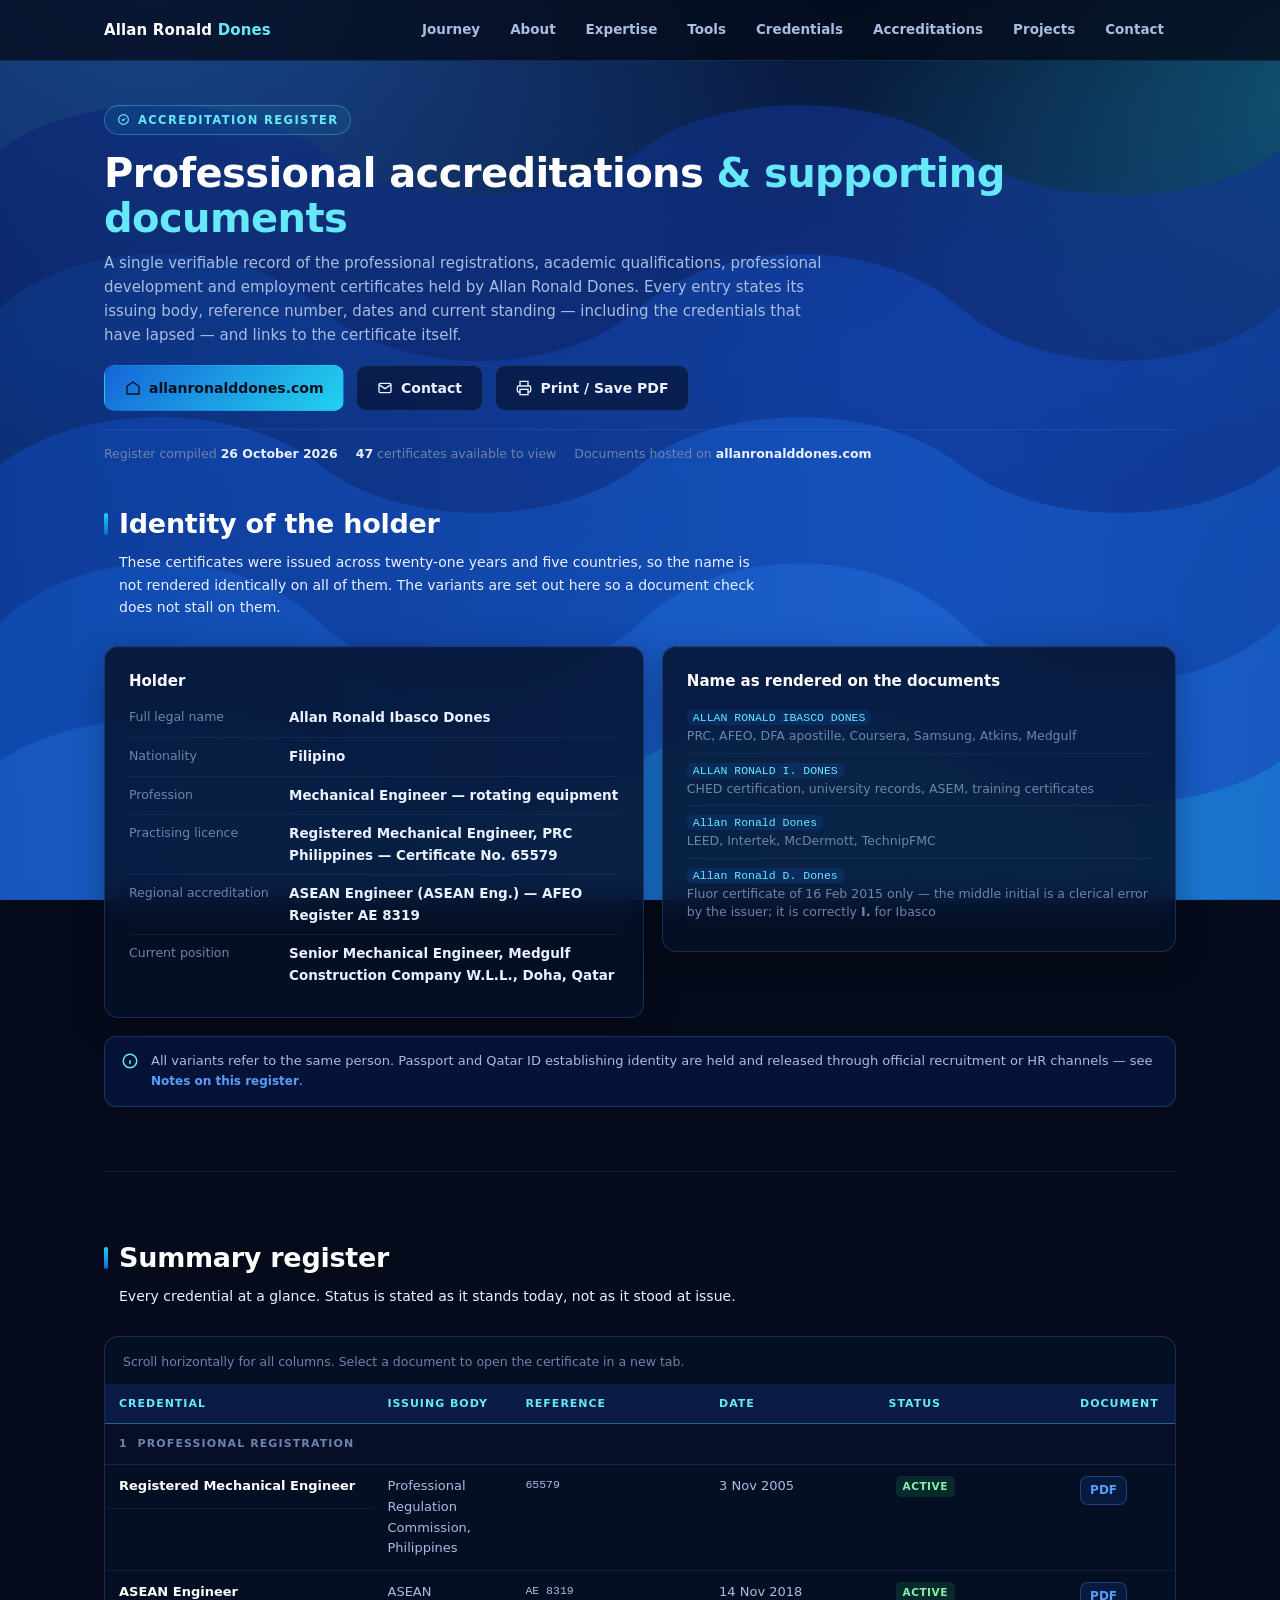
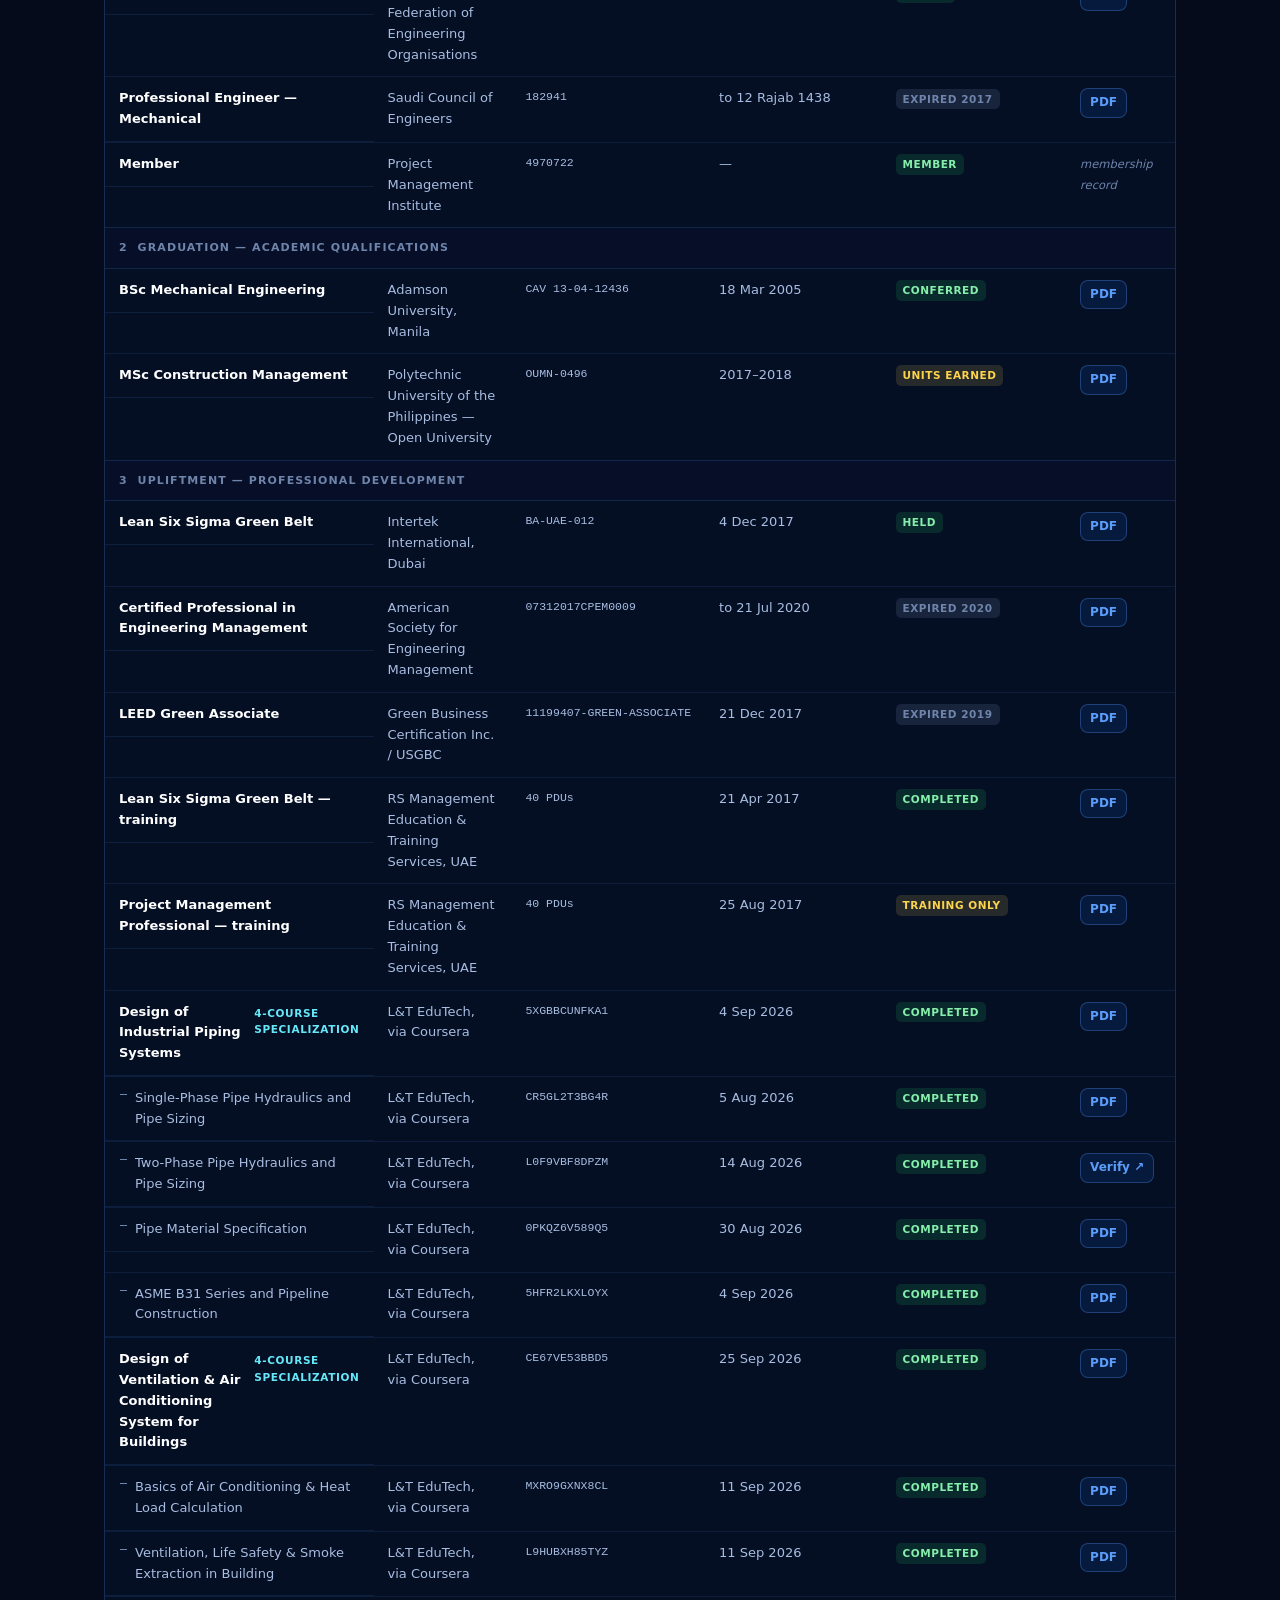
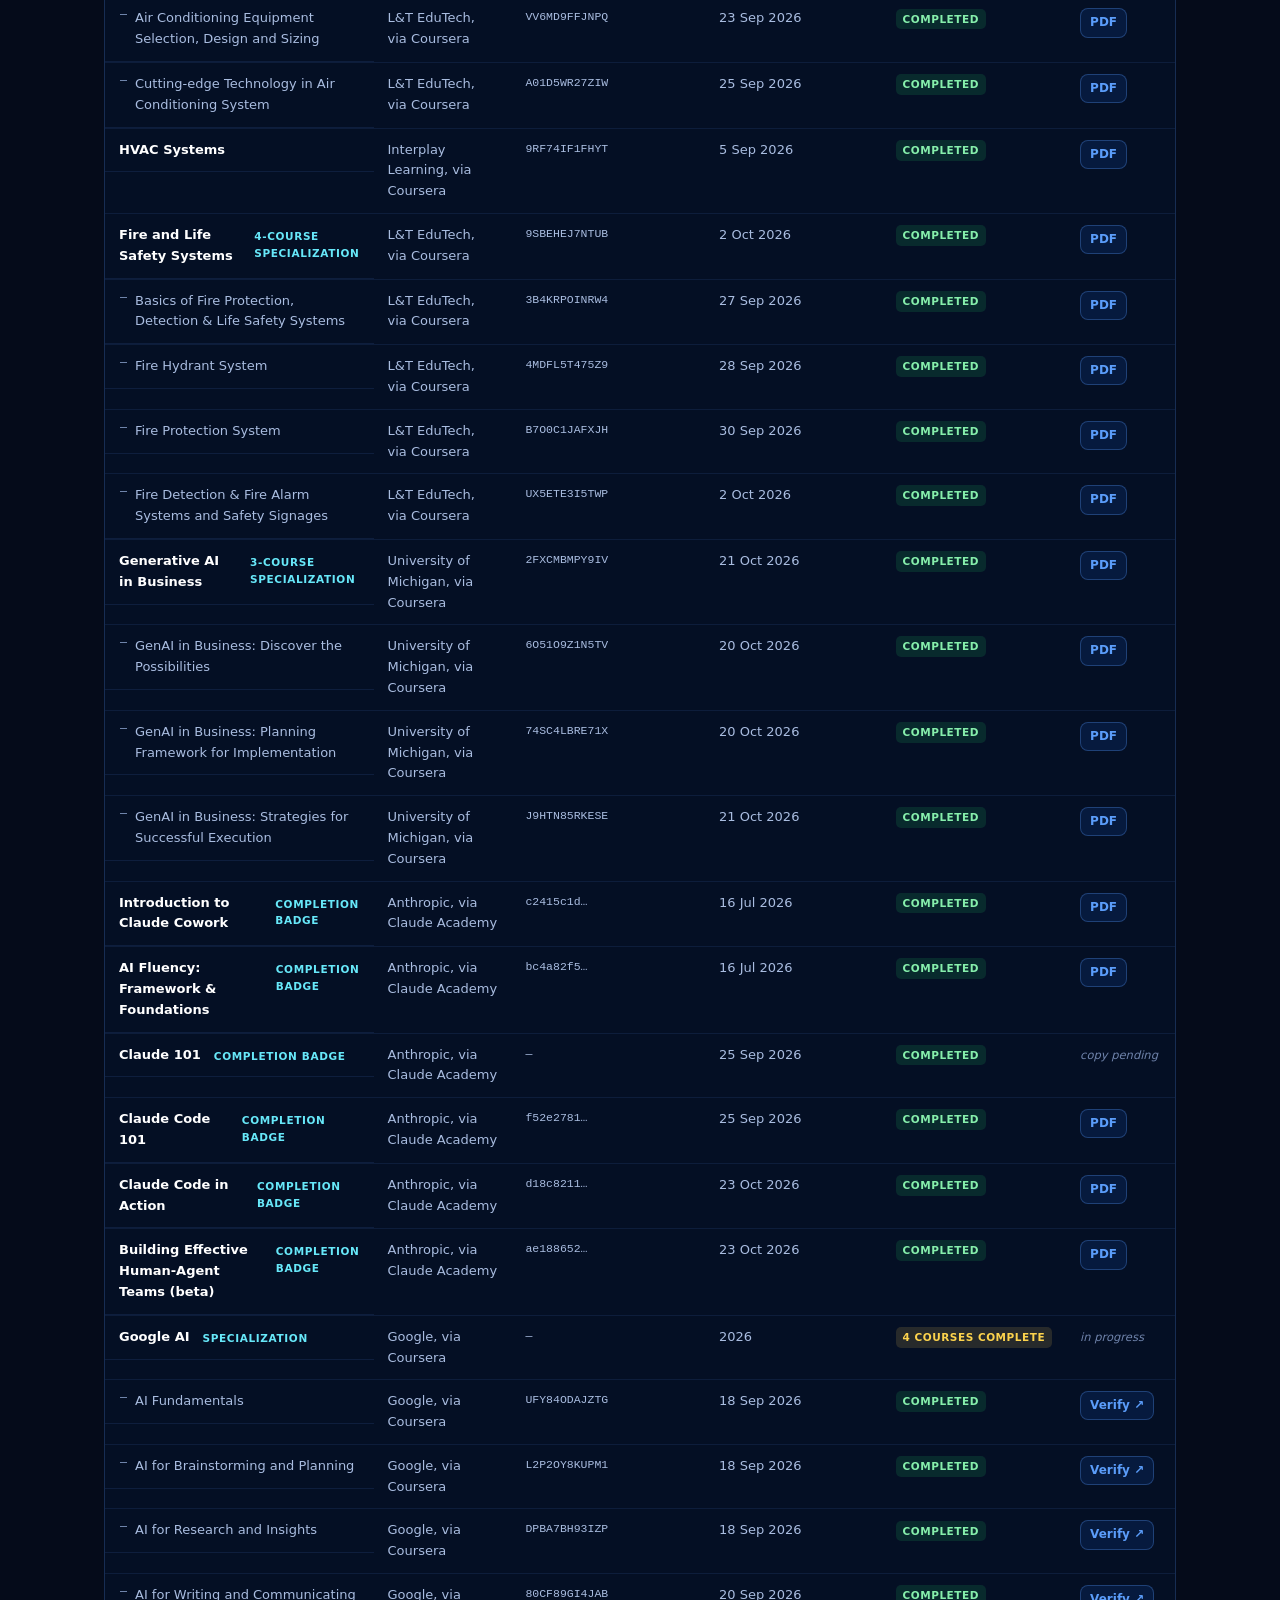
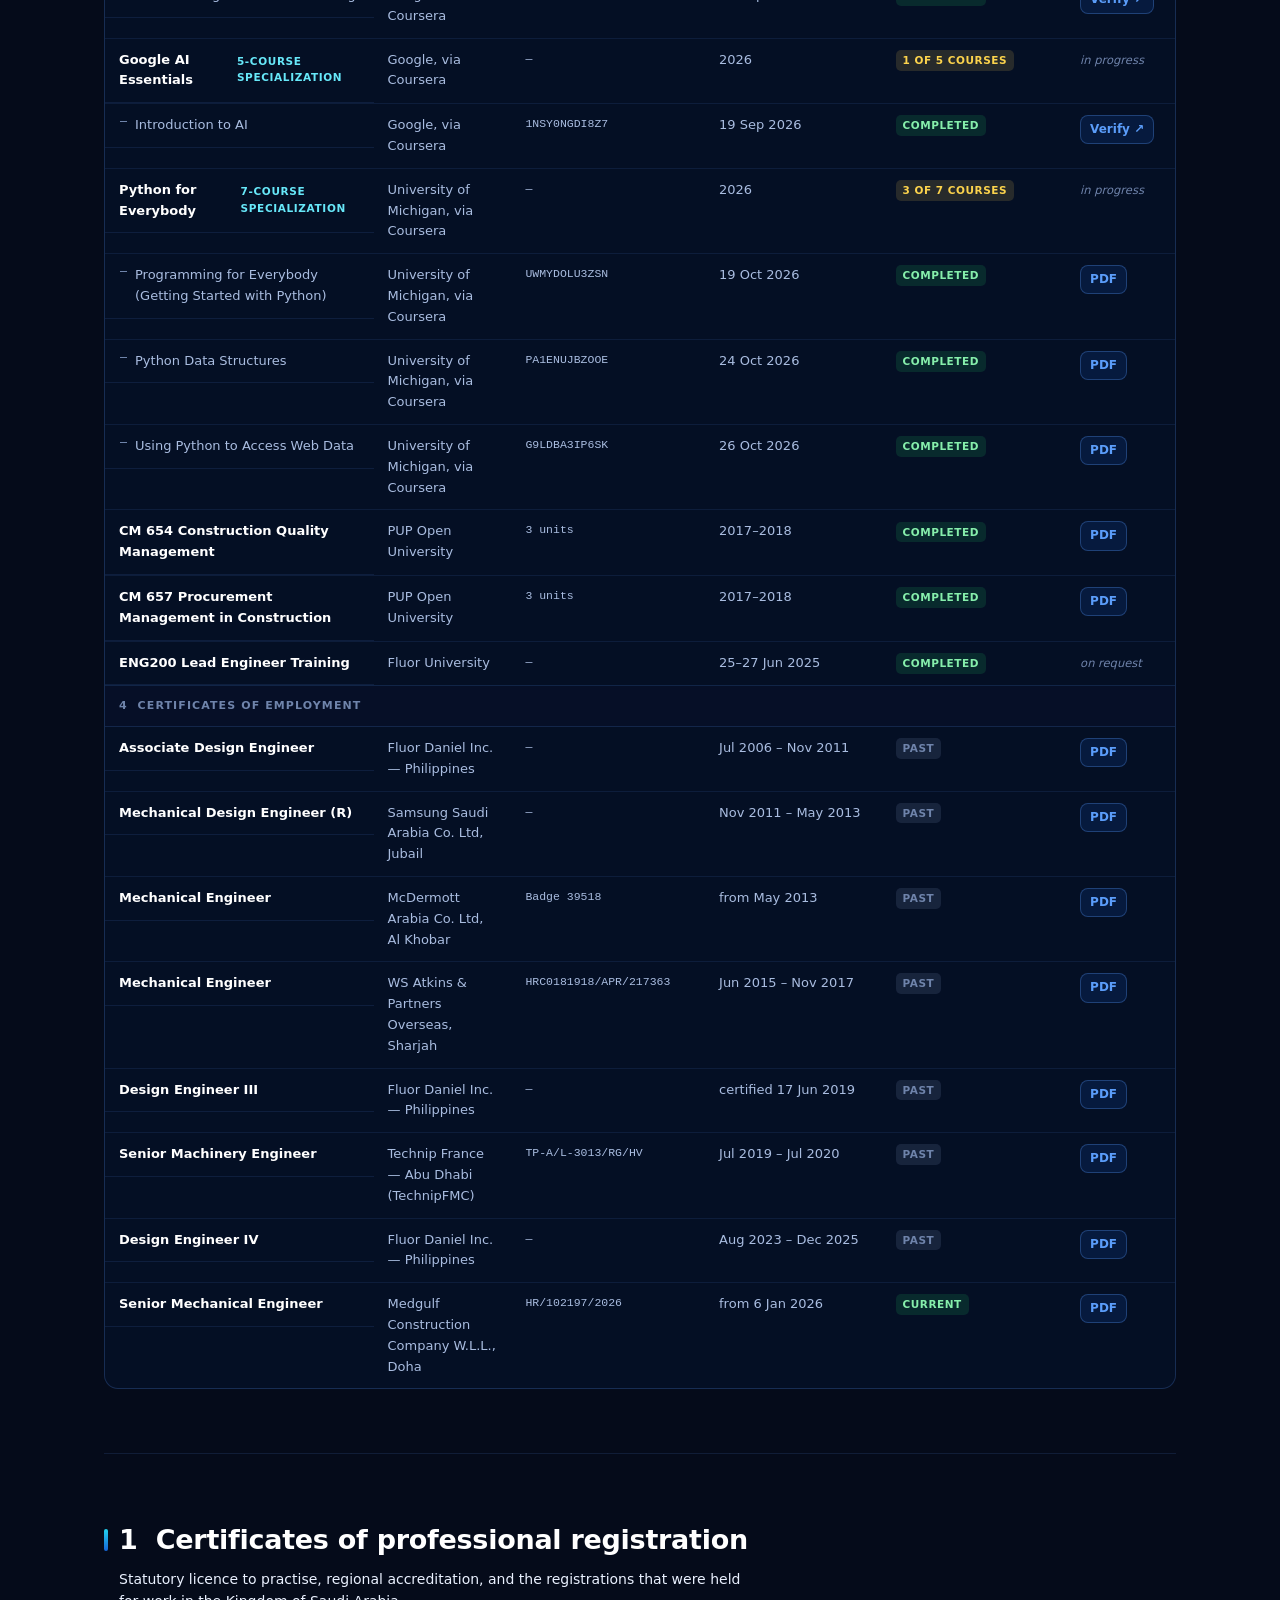
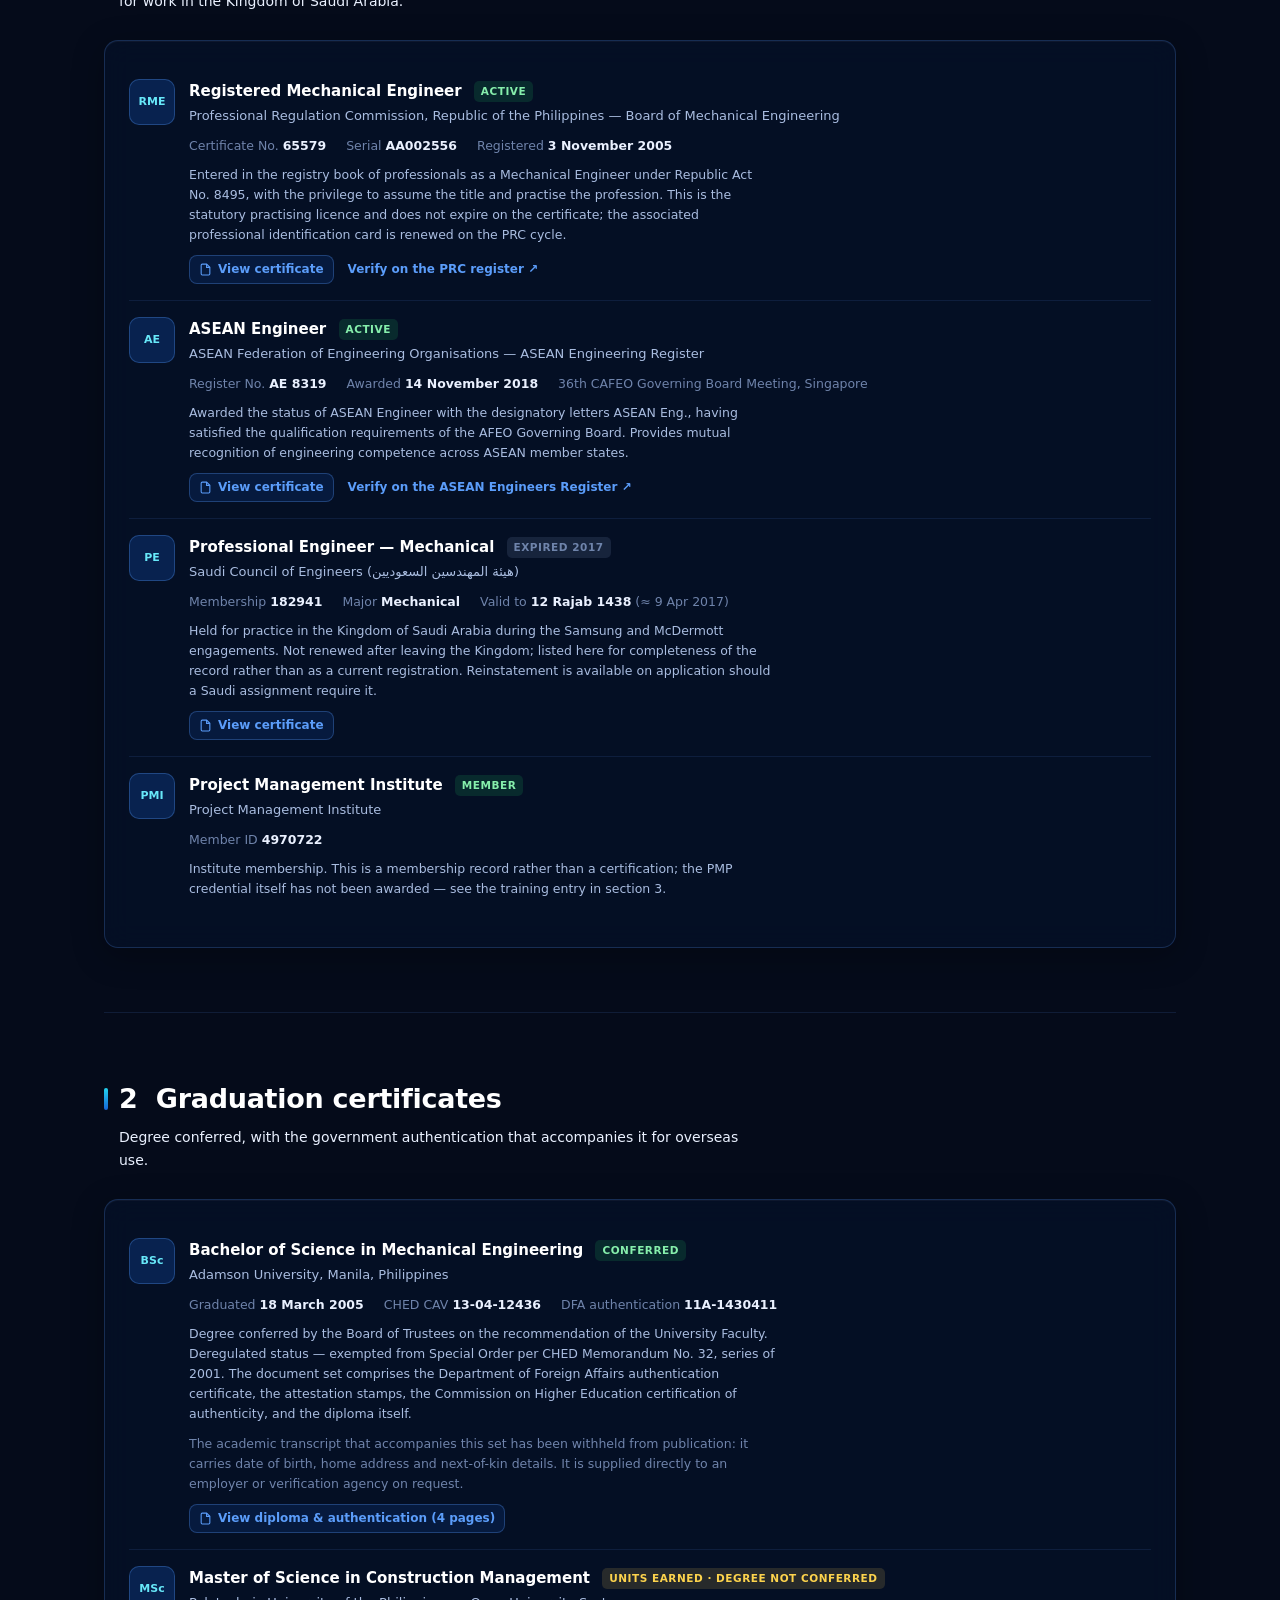
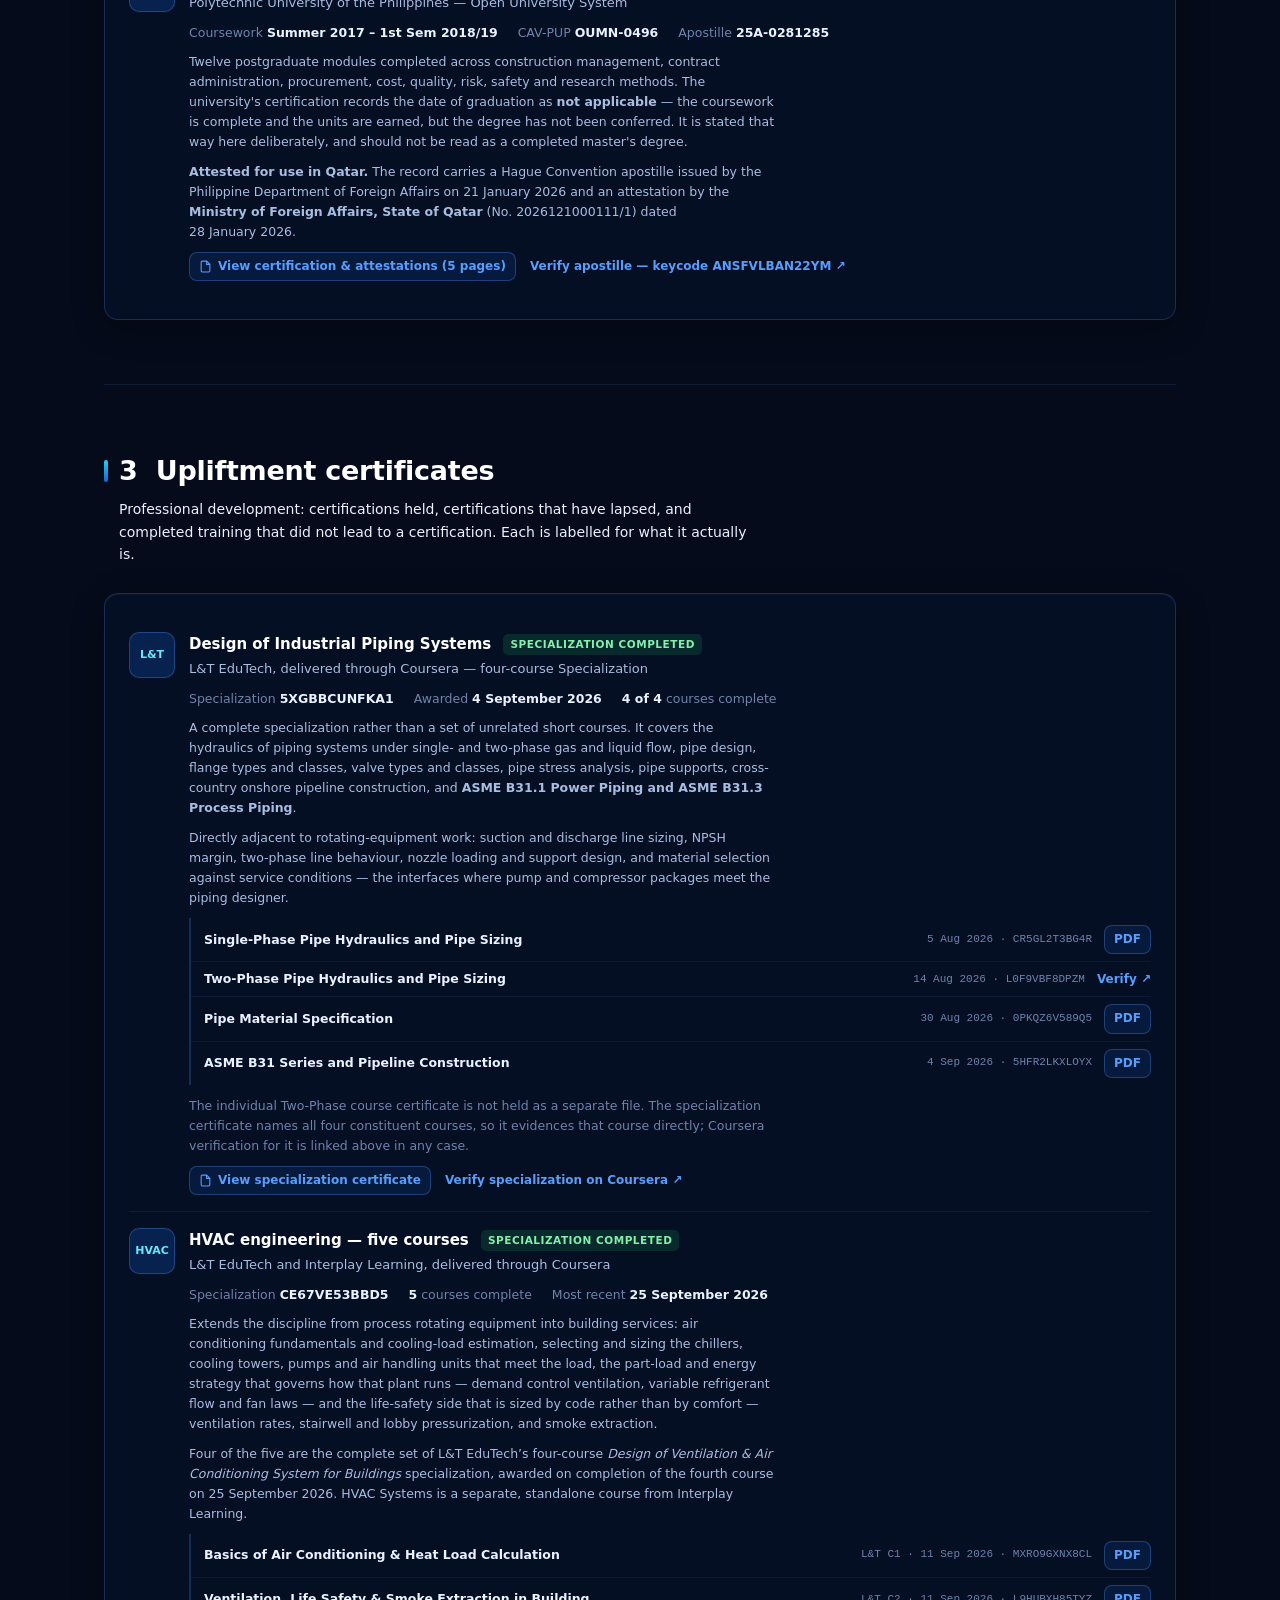
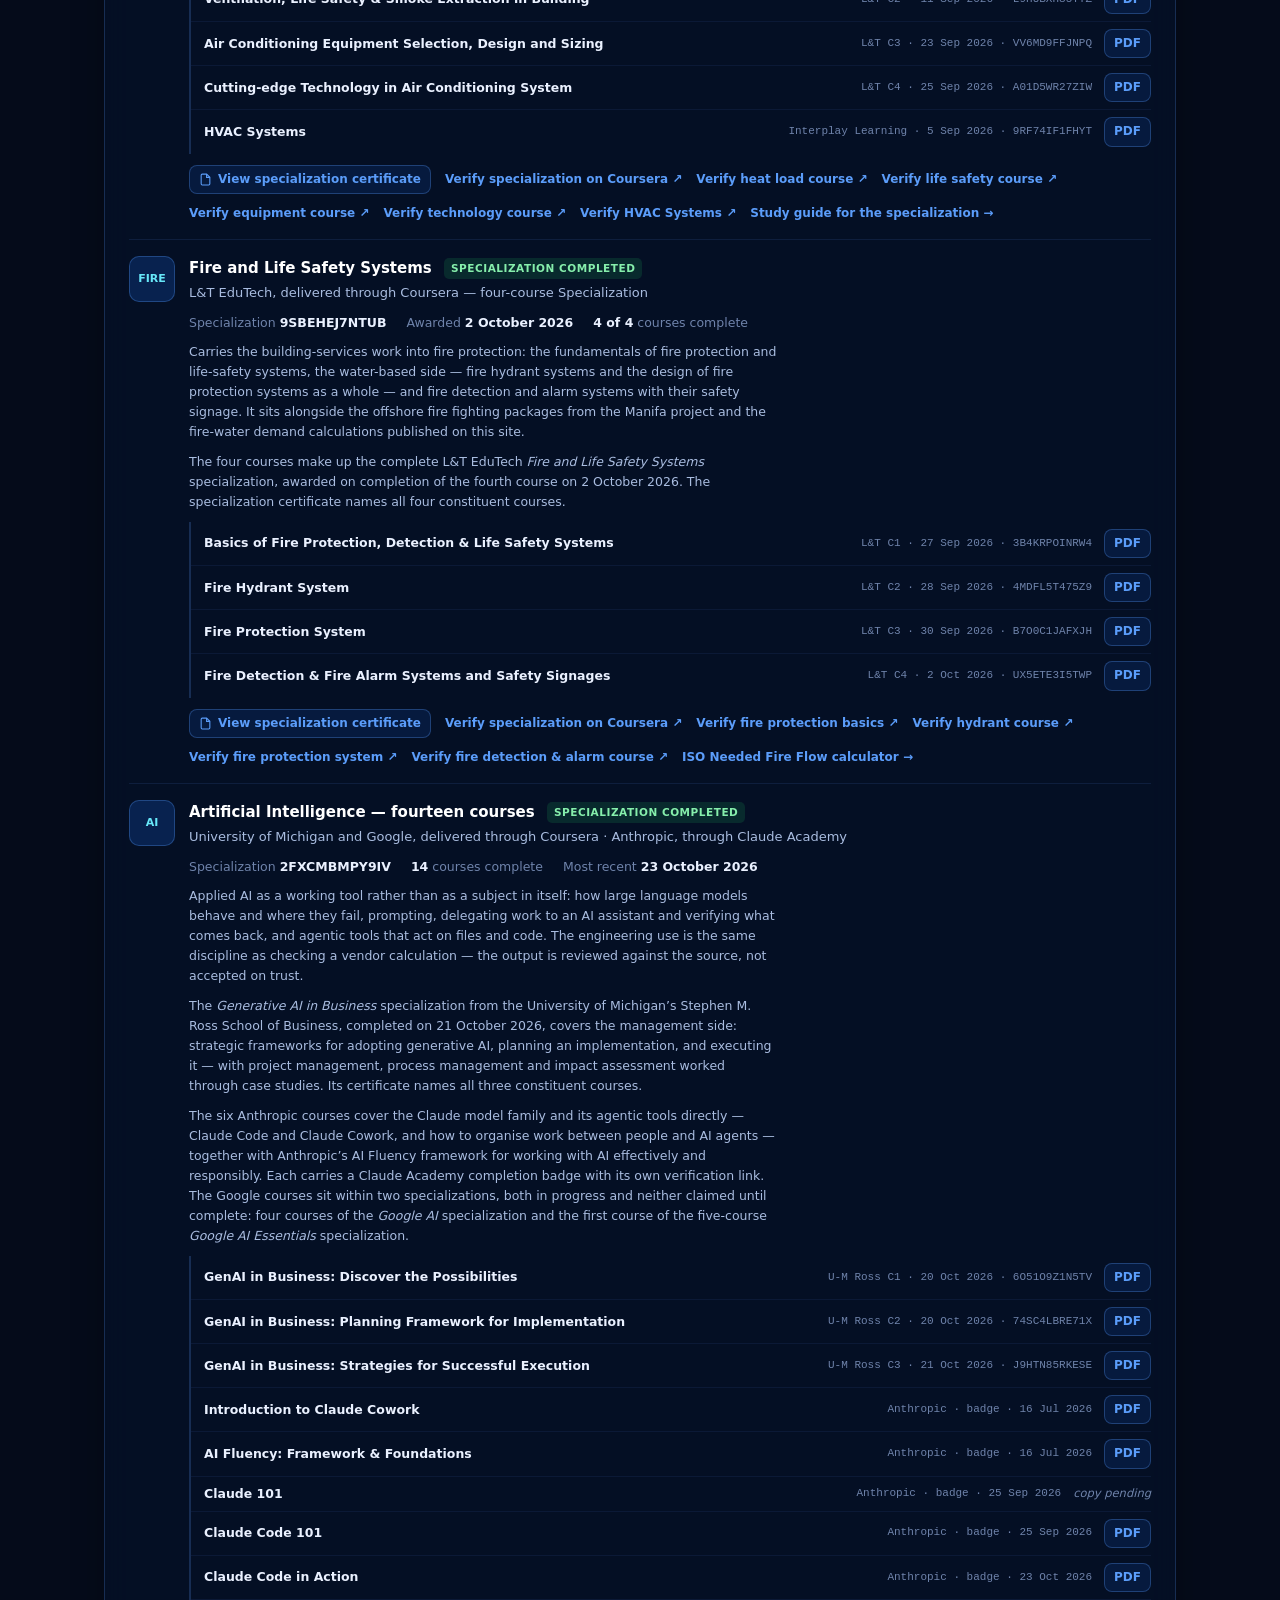
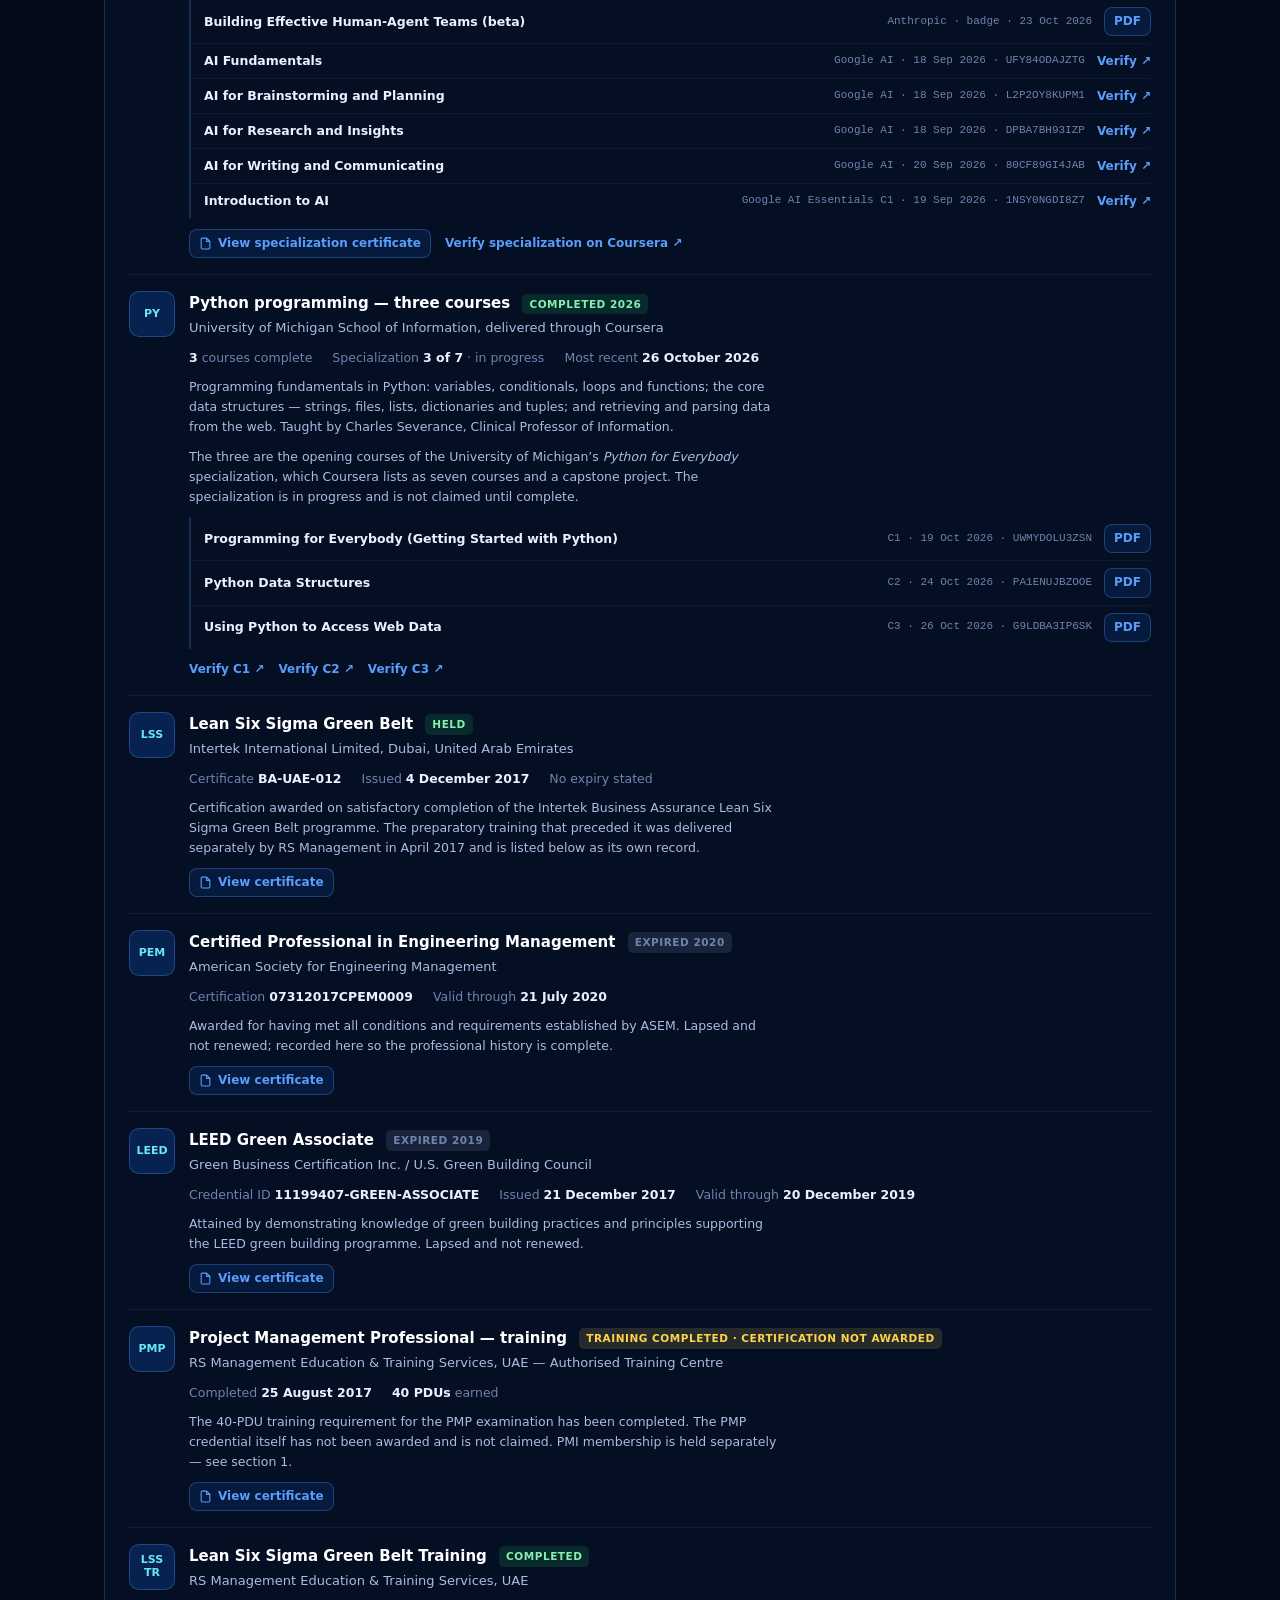
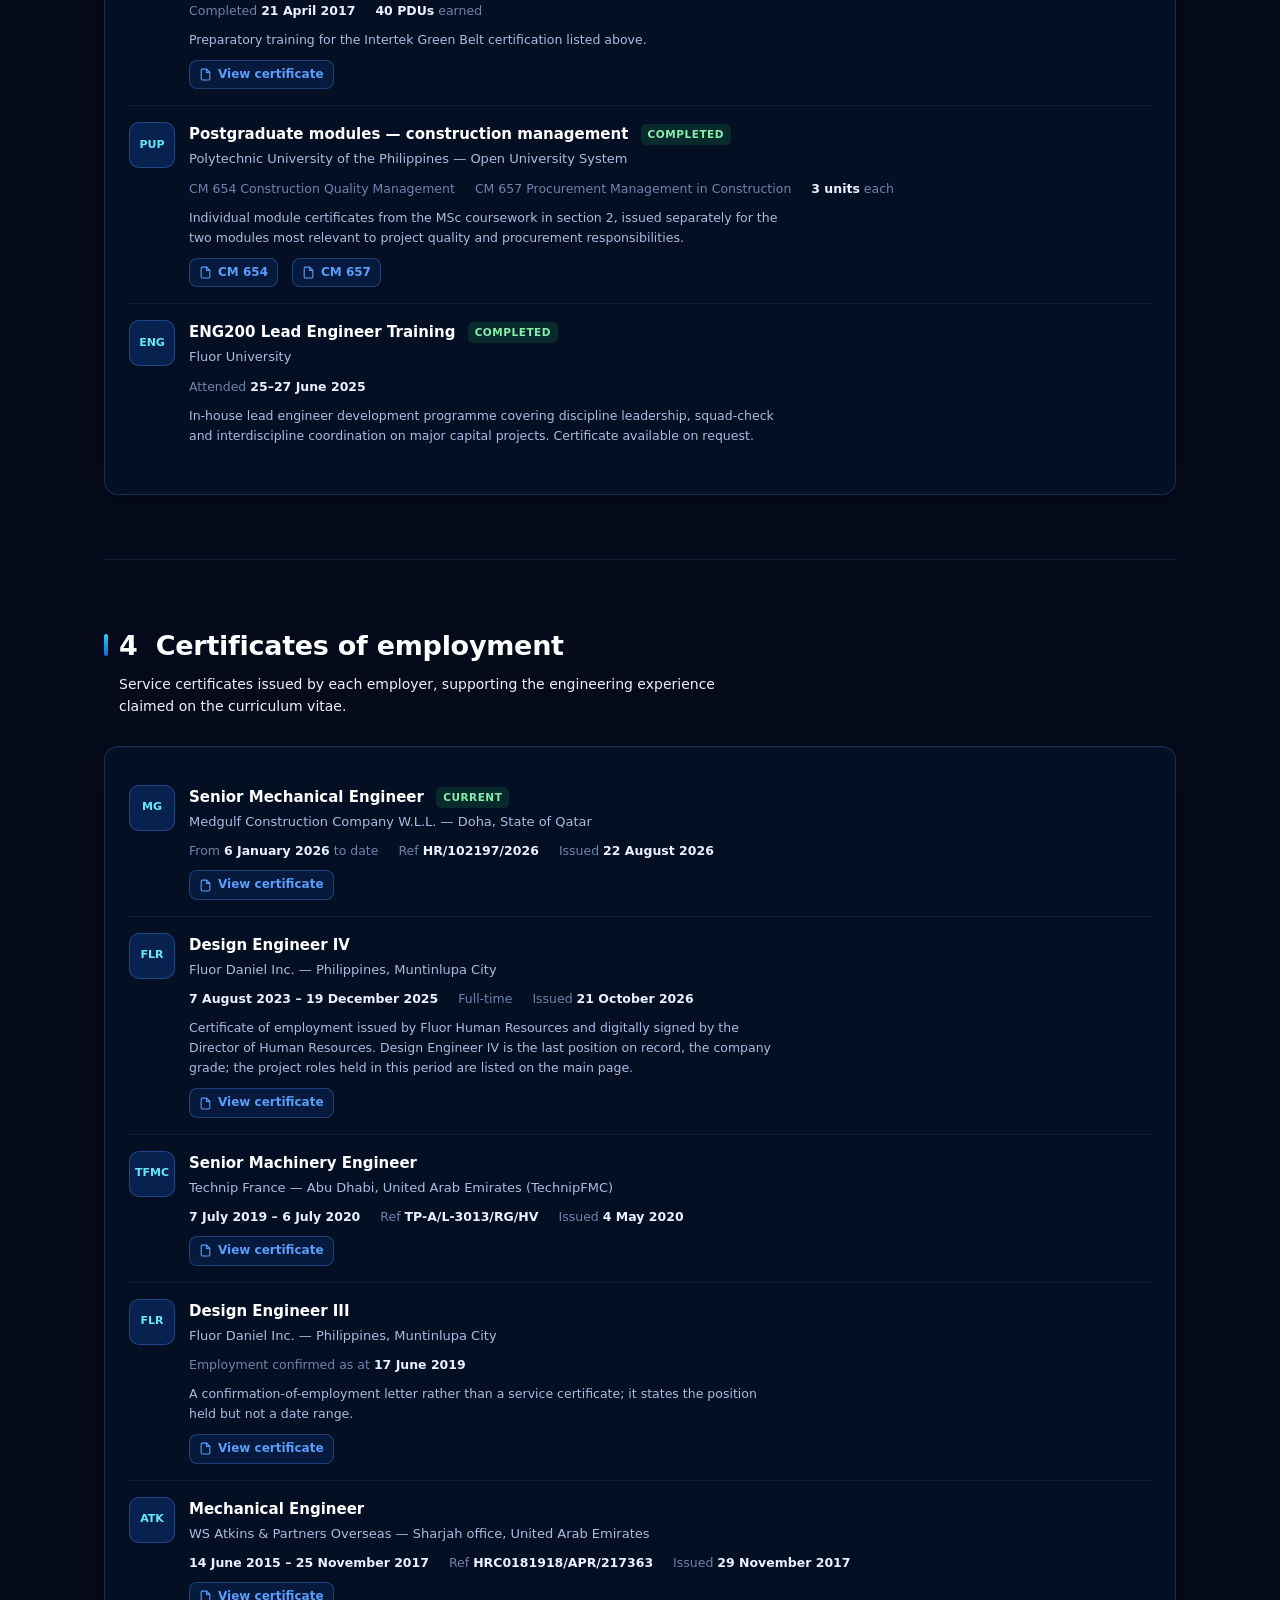
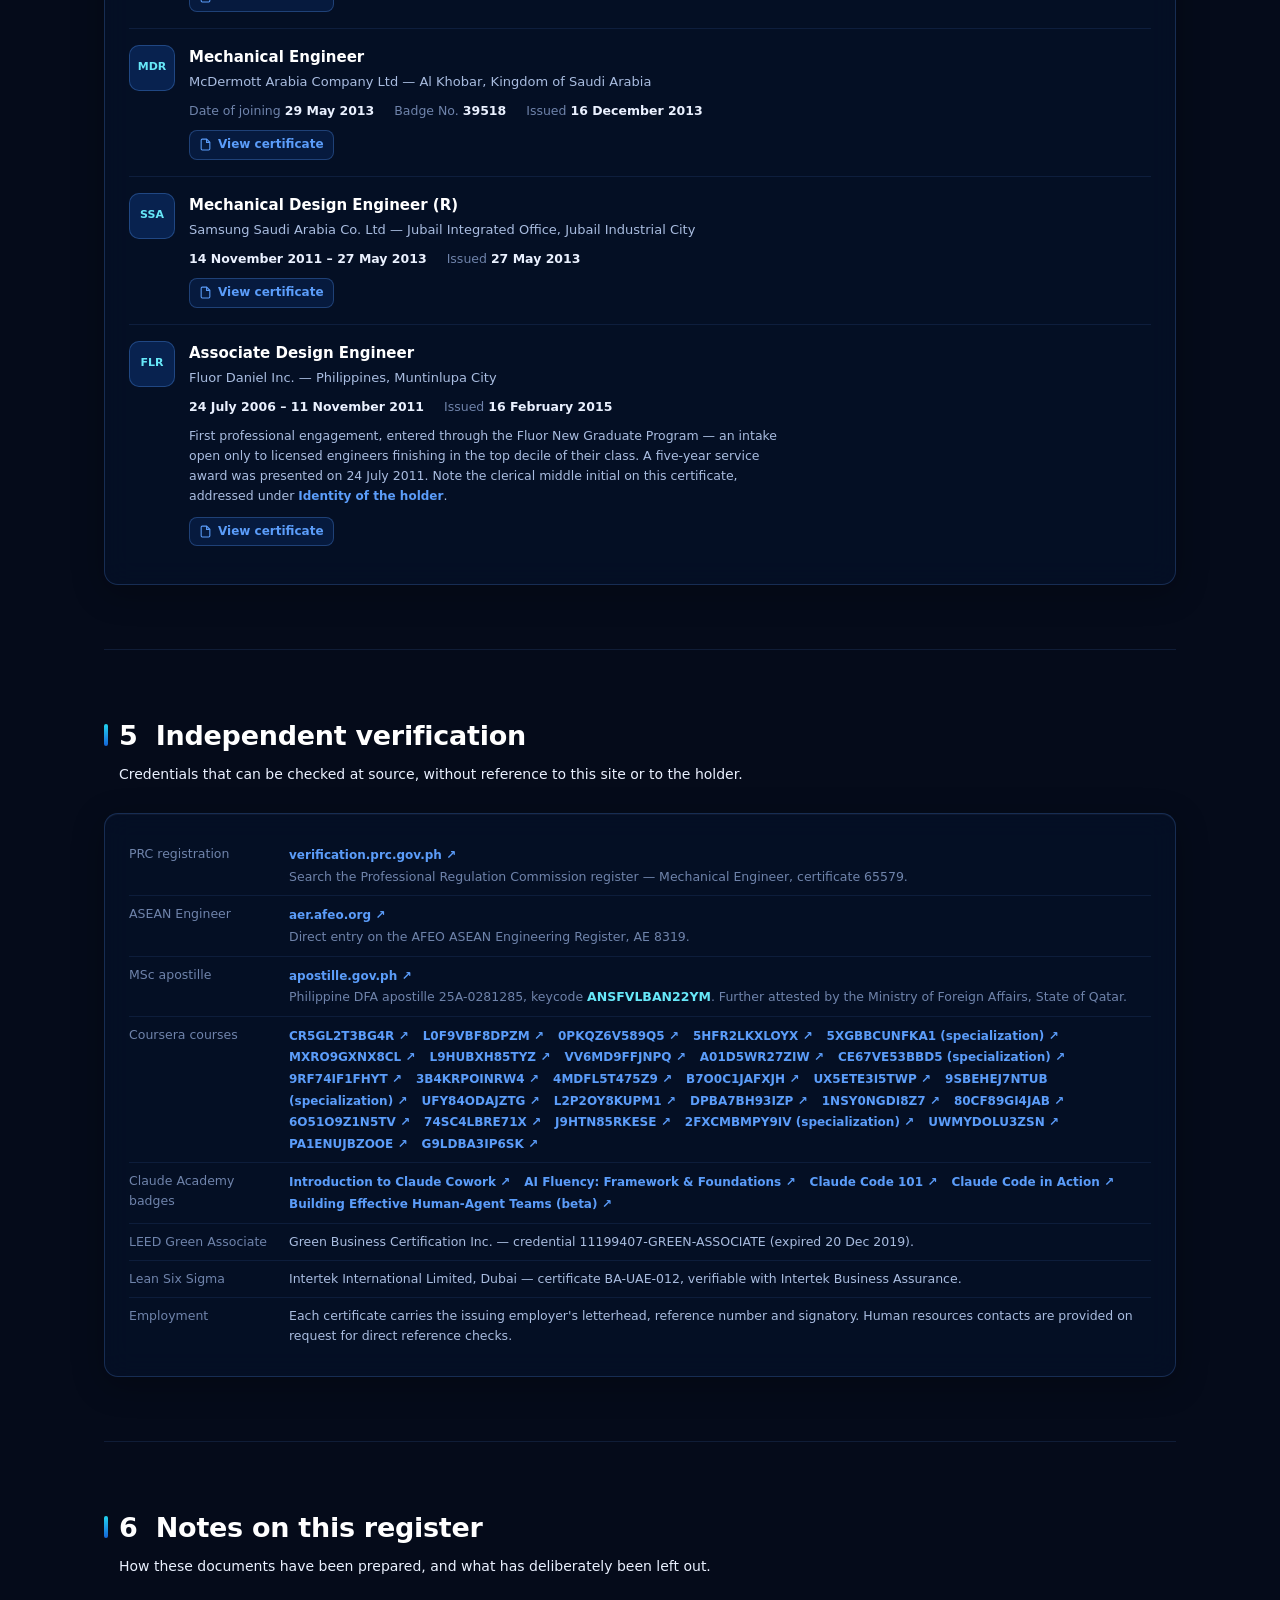
<file: accreditations.html>
<!doctype html>
<html lang="en">
<head>
<meta charset="UTF-8">
<meta name="viewport" content="width=device-width, initial-scale=1.0">
<title>Accreditation Register — Allan Ronald Dones</title>
<meta name="description" content="Verification register of the professional registrations, academic qualifications, professional development and employment certificates held by Allan Ronald Dones, Registered Mechanical Engineer and accredited ASEAN Engineer. Each entry states the issuing body, reference number, dates and current status, with the certificate available to view.">
<meta name="author" content="Allan Ronald Dones">
<link rel="canonical" href="https://allanronalddones.com/accreditations">

<meta property="og:type" content="website">
<meta property="og:url" content="https://allanronalddones.com/accreditations">
<meta property="og:title" content="Accreditation Register — Allan Ronald Dones">
<meta property="og:site_name" content="Allan Ronald Dones">
<meta property="og:description" content="Professional registrations, academic qualifications, professional development and employment certificates — each with issuing body, reference number, dates, status and the certificate itself.">
<meta property="og:image" content="https://allanronalddones.com/assets/allan-dones.jpg">
<meta property="og:image:width" content="480">
<meta property="og:image:height" content="480">
<meta property="og:image:alt" content="Allan Ronald Dones">
<meta name="twitter:card" content="summary">
<meta name="twitter:image" content="https://allanronalddones.com/assets/allan-dones.jpg">
<meta name="twitter:title" content="Accreditation Register — Allan Ronald Dones">
<meta name="twitter:description" content="Professional registrations, academic qualifications, professional development and employment certificates, each with its verification route.">

<link rel="icon" href="data:image/svg+xml,%3Csvg xmlns='http://www.w3.org/2000/svg' viewBox='0 0 64 64'%3E%3Crect width='64' height='64' rx='12' fill='%230a2472'/%3E%3Crect x='22' y='8' width='20' height='16' rx='3' fill='%2322d3ee'/%3E%3Crect x='28' y='24' width='8' height='14' fill='%232f7ef0'/%3E%3Cellipse cx='32' cy='40' rx='13' ry='4' fill='%235b9dfa'/%3E%3Cellipse cx='32' cy='47' rx='12' ry='4' fill='%235b9dfa'/%3E%3Cpolygon points='24,52 40,52 36,60 28,60' fill='%237ea8dd'/%3E%3C/svg%3E">
<link rel="stylesheet" href="assets/site.css?v=5">

<style>
/* ============ Page-scoped styles: accreditation register ============
   Deliberately kept out of assets/site.css so the shared sheet — and the
   ?v= cache-buster carried by every other page — does not have to change. */

/* ---- Header ---- */
.dh{ padding:44px 0 26px; }
.dh .eyebrow{
  display:inline-flex; align-items:center; gap:8px; font-size:11.5px; font-weight:700;
  letter-spacing:.12em; text-transform:uppercase; color:var(--cyan-300);
  border:1px solid rgba(103,232,249,0.30); background:rgba(34,211,238,0.08);
  border-radius:999px; padding:5px 12px; margin-bottom:16px;
}
.dh h1{
  margin:0 0 10px; font-size:clamp(26px,4.4vw,40px); line-height:1.12; color:#fff;
  letter-spacing:-0.015em; font-weight:800;
}
.dh h1 span{ color:var(--cyan-300); }
.dh .lede{ margin:0 0 18px; max-width:720px; font-size:15px; color:var(--text-secondary); line-height:1.6; }
.dh-meta{
  display:flex; flex-wrap:wrap; gap:8px 18px; font-size:12.5px; color:var(--text-muted);
  margin-top:18px; padding-top:14px; border-top:1px solid rgba(91,157,250,0.14);
}
.dh-meta b{ color:var(--text-primary); font-weight:600; }

/* ---- Identity panel ---- */
.idwrap{ display:grid; grid-template-columns:1.05fr 1fr; gap:18px; align-items:start; }
@media (max-width:820px){ .idwrap{ grid-template-columns:1fr; } }
.kv{ margin:0; }
.kv div{
  display:grid; grid-template-columns:150px 1fr; gap:10px; padding:8px 0;
  border-bottom:1px solid rgba(91,157,250,0.10); font-size:13.5px;
}
.kv div:last-child{ border-bottom:none; }
.kv dt{ color:var(--text-muted); font-size:12.5px; }
.kv dd{ margin:0; color:var(--text-primary); font-weight:600; }
@media (max-width:520px){ .kv div{ grid-template-columns:1fr; gap:2px; } }
.namevars{ list-style:none; margin:0; padding:0; }
.namevars li{
  font-size:12.5px; color:var(--text-secondary); padding:7px 0; line-height:1.5;
  border-bottom:1px solid rgba(91,157,250,0.10);
}
.namevars li:last-child{ border-bottom:none; }
.namevars code{
  font-family:'Cascadia Code','Consolas',ui-monospace,monospace; font-size:11.5px;
  color:var(--cyan-300); background:rgba(21,101,216,0.16); padding:1px 6px; border-radius:5px;
}
.namevars .where{ color:var(--text-muted); }

/* ---- Register table ---- */
.tablewrap{
  overflow-x:auto; border:1px solid var(--card-border); border-radius:var(--radius);
  background:var(--card-bg); -webkit-overflow-scrolling:touch;
}
table.reg{ width:100%; border-collapse:collapse; min-width:880px; font-size:13px; }
table.reg caption{
  caption-side:top; text-align:left; padding:15px 18px 12px; font-size:12.5px; color:var(--text-muted);
}
table.reg th, table.reg td{ padding:11px 14px; text-align:left; vertical-align:top; }
table.reg thead th{
  font-size:11px; letter-spacing:.09em; text-transform:uppercase; color:var(--cyan-300);
  font-weight:700; background:#0a1c44; border-bottom:1px solid var(--card-border-strong);
  position:sticky; top:0; z-index:2;
}
table.reg tbody tr{ border-bottom:1px solid rgba(91,157,250,0.10); }
table.reg tbody tr:last-child{ border-bottom:none; }
table.reg tbody tr:hover{ background:rgba(47,126,240,0.06); }
table.reg td.cred{ color:#fff; font-weight:650; }
table.reg td.iss{ color:var(--text-secondary); }
table.reg td.ref{
  font-family:'Cascadia Code','Consolas',ui-monospace,monospace; font-size:11.5px;
  color:var(--text-secondary); white-space:nowrap;
}
table.reg td.dt{ color:var(--text-secondary); white-space:nowrap; }
table.reg td .status{ white-space:nowrap; }
.credtag{
  display:block; margin-top:3px; font-weight:600; font-size:10.5px;
  letter-spacing:.06em; text-transform:uppercase; color:var(--cyan-300);
}
/* Courses that make up a specialization, indented beneath it. */
table.reg td.cred.sub{
  font-weight:500; color:var(--text-secondary); padding-left:30px; position:relative;
}
table.reg td.cred.sub::before{
  content:''; position:absolute; left:15px; top:17px;
  width:7px; height:1px; background:var(--text-muted);
}
.rowgroup th{
  background:rgba(6,16,40,0.85); color:var(--text-muted); font-size:11px; font-weight:700;
  letter-spacing:.1em; text-transform:uppercase; padding:9px 14px;
  border-top:1px solid rgba(91,157,250,0.16); border-bottom:1px solid rgba(91,157,250,0.16);
}

/* ---- Document link ---- */
.doc{
  display:inline-flex; align-items:center; gap:6px; white-space:nowrap;
  font-size:12px; font-weight:650; text-decoration:none; color:var(--blue-300);
  border:1px solid rgba(91,157,250,0.30); background:rgba(21,101,216,0.14);
  border-radius:8px; padding:4px 9px; transition:border-color .16s, background .16s, color .16s;
}
.doc:hover, .doc:focus-visible{ color:#fff; border-color:var(--cyan-400); background:rgba(21,101,216,0.28); }
.doc svg{ width:13px; height:13px; flex:0 0 13px; }
.nodoc{ font-size:11.5px; color:var(--text-muted); font-style:italic; }

/* ---- Detail entries ---- */
.entry{ display:flex; gap:14px; padding:16px 0; border-bottom:1px solid rgba(91,157,250,0.11); }
.entry:last-child{ border-bottom:none; }
.emark{
  width:46px; height:46px; flex:0 0 46px; border-radius:10px;
  background:rgba(21,101,216,0.24); border:1px solid rgba(91,157,250,0.30);
  display:flex; align-items:center; justify-content:center;
  font-size:11px; font-weight:800; color:var(--cyan-300); text-align:center; line-height:1.15;
}
.ebody{ min-width:0; flex:1; }
.etitle{ font-size:15px; font-weight:700; color:#fff; margin-bottom:3px; }
.eissuer{ font-size:13px; color:var(--text-secondary); margin-bottom:9px; }
.efacts{ display:flex; flex-wrap:wrap; gap:5px 20px; font-size:12.5px; color:var(--text-muted); margin-bottom:9px; }
.efacts b{ color:var(--text-primary); font-weight:600; }
.enote{ font-size:12.5px; color:var(--text-secondary); line-height:1.6; margin:0 0 10px; max-width:74ch; }
.eact{ display:flex; flex-wrap:wrap; gap:10px 14px; align-items:center; }
.vlink{ font-size:12px; font-weight:600; color:var(--blue-300); text-decoration:none; }
.vlink:hover, .vlink:focus-visible{ text-decoration:underline; color:var(--cyan-300); }

/* Constituent courses of a specialization */
.courselist{ list-style:none; margin:0 0 11px; padding:0; border-left:2px solid rgba(91,157,250,0.22); }
.courselist li{
  display:flex; flex-wrap:wrap; align-items:center; gap:6px 12px;
  padding:7px 0 7px 13px; font-size:12.5px;
  border-bottom:1px solid rgba(91,157,250,0.08);
}
.courselist li:last-child{ border-bottom:none; }
.courselist .cn{ color:var(--text-primary); font-weight:600; flex:1 1 260px; }
.courselist .cm{
  font-family:'Cascadia Code','Consolas',ui-monospace,monospace;
  font-size:11px; color:var(--text-muted); white-space:nowrap;
}
@media (max-width:560px){
  .entry{ gap:11px; }
  .emark{ width:38px; height:38px; flex:0 0 38px; font-size:10px; }
}

/* ---- Notices ---- */
.notice{
  display:flex; gap:12px; padding:14px 16px; border-radius:12px;
  border:1px solid rgba(91,157,250,0.24); background:rgba(10,36,114,0.34);
  font-size:13px; color:var(--text-secondary); line-height:1.6;
}
.notice + .notice{ margin-top:12px; }
.notice svg{ width:18px; height:18px; flex:0 0 18px; margin-top:1px; color:var(--cyan-300); }
.notice b{ color:#fff; font-weight:650; }
.notice.warn{ border-color:rgba(252,211,77,0.32); background:rgba(252,211,77,0.07); }
.notice.warn svg{ color:var(--warn-300); }

/* ---- Print: a screener will save this as PDF ---- */
@media print{
  .bg-base, .bg-waves, .nav, .no-print{ display:none !important; }
  body{ background:#fff !important; color:#111 !important; }
  .wrap{ max-width:none; padding:0; }
  section{ padding:16px 0; border-top:1px solid #ccc; break-inside:avoid; }
  .card, .tablewrap, .notice{
    background:#fff !important; border:1px solid #bbb !important;
    box-shadow:none !important; backdrop-filter:none !important;
  }
  .idwrap{ grid-template-columns:1fr; }
  .dh h1, .etitle, .kv dd, table.reg td.cred, .notice b, .sec-head h2{ color:#000 !important; }
  .dh .lede, .eissuer, .enote, .kv dt, .efacts, .sec-head p, table.reg td, .notice{ color:#333 !important; }
  .dh .eyebrow{ color:#000 !important; border-color:#999 !important; background:none !important; }
  table.reg thead th{ background:#eee !important; color:#000 !important; position:static; }
  .rowgroup th{ background:#f5f5f5 !important; color:#000 !important; }
  .doc{ border:none !important; background:none !important; color:#000 !important; padding:0; }
  .doc svg{ display:none; }
  .doc::after, .vlink::after{ content:" (" attr(href) ")"; font-size:9px; color:#555; word-break:break-all; }
  .status{ border:1px solid #999 !important; color:#000 !important; background:none !important; }
  a{ text-decoration:none !important; }
}
</style>
</head>
<body>

<div class="bg-base"></div>
<div class="bg-waves" aria-hidden="true">
  <svg viewBox="0 0 2880 1200" preserveAspectRatio="none" xmlns="http://www.w3.org/2000/svg">
    <defs>
      <linearGradient id="wg1" x1="0" y1="0" x2="1" y2="0"><stop offset="0" stop-color="#0a2472"/><stop offset="0.5" stop-color="#153a9e"/><stop offset="1" stop-color="#0a2472"/></linearGradient>
      <linearGradient id="wg2" x1="0" y1="0" x2="1" y2="0"><stop offset="0" stop-color="#123f8f"/><stop offset="0.5" stop-color="#1450c9"/><stop offset="1" stop-color="#123f8f"/></linearGradient>
      <linearGradient id="wg3" x1="0" y1="0" x2="1" y2="0"><stop offset="0" stop-color="#1450c9"/><stop offset="0.5" stop-color="#1c6ee0"/><stop offset="1" stop-color="#1450c9"/></linearGradient>
      <linearGradient id="wg4" x1="0" y1="0" x2="1" y2="0"><stop offset="0" stop-color="#1565d8"/><stop offset="0.5" stop-color="#2f7ef0"/><stop offset="1" stop-color="#1565d8"/></linearGradient>
      <linearGradient id="wg5" x1="0" y1="0" x2="1" y2="0"><stop offset="0" stop-color="#2f7ef0"/><stop offset="0.5" stop-color="#22d3ee"/><stop offset="1" stop-color="#2f7ef0"/></linearGradient>
    </defs>
    <g class="wv wv1" opacity="0.55"><path fill="url(#wg1)" d="M0,200 C180,120 540,120 720,200 C900,280 1260,280 1440,200 C1620,120 1980,120 2160,200 C2340,280 2700,280 2880,200 C3060,120 3420,120 3600,200 C3780,280 4140,280 4320,200 L4320,1200 L0,1200 Z"/></g>
    <g class="wv wv2" opacity="0.48"><path fill="url(#wg2)" d="M0,410 C180,315 540,315 720,410 C900,505 1260,505 1440,410 C1620,315 1980,315 2160,410 C2340,505 2700,505 2880,410 C3060,315 3420,315 3600,410 C3780,505 4140,505 4320,410 L4320,1200 L0,1200 Z"/></g>
    <g class="wv wv3" opacity="0.42"><path fill="url(#wg3)" d="M0,620 C180,535 540,535 720,620 C900,705 1260,705 1440,620 C1620,535 1980,535 2160,620 C2340,705 2700,705 2880,620 C3060,535 3420,535 3600,620 C3780,705 4140,705 4320,620 L4320,1200 L0,1200 Z"/></g>
    <g class="wv wv4" opacity="0.34"><path fill="url(#wg4)" d="M0,830 C180,725 540,725 720,830 C900,935 1260,935 1440,830 C1620,725 1980,725 2160,830 C2340,935 2700,935 2880,830 C3060,725 3420,725 3600,830 C3780,935 4140,935 4320,830 L4320,1200 L0,1200 Z"/></g>
    <g class="wv wv5" opacity="0.26"><path fill="url(#wg5)" d="M0,1015 C180,940 540,940 720,1015 C900,1090 1260,1090 1440,1015 C1620,940 1980,940 2160,1015 C2340,1090 2700,1090 2880,1015 C3060,940 3420,940 3600,1015 C3780,1090 4140,1090 4320,1015 L4320,1200 L0,1200 Z"/></g>
  </svg>
</div>

<nav class="nav">
  <div class="nav-inner">
    <a class="nav-brand" href="/">Allan Ronald <span>Dones</span></a>
    <div class="nav-links">
      <a href="/#journey">Journey</a>
      <a href="/#about">About</a>
      <a href="/#expertise">Expertise</a>
      <a href="/#tools">Tools</a>
      <a href="/#credentials">Credentials</a>
      <a href="/accreditations" aria-current="page">Accreditations</a>
      <a href="/#projects">Projects</a>
      <a href="/#contact">Contact</a>
    </div>
  </div>
</nav>

<div class="wrap" id="top">

  <!-- ================= HEADER ================= -->
  <header class="dh">
    <span class="eyebrow">
      <svg viewBox="0 0 24 24" fill="none" stroke="currentColor" stroke-width="2.2" style="width:13px;height:13px;"><path d="M9 12l2 2 4-4"/><circle cx="12" cy="12" r="9"/></svg>
      Accreditation register
    </span>
    <h1>Professional accreditations <span>&amp; supporting documents</span></h1>
    <p class="lede">
      A single verifiable record of the professional registrations, academic qualifications,
      professional development and employment certificates held by Allan Ronald Dones. Every entry
      states its issuing body, reference number, dates and current standing &mdash; including the
      credentials that have lapsed &mdash; and links to the certificate itself.
    </p>
    <div class="cta-row no-print">
      <a class="btn btn-primary" href="/">
        <svg viewBox="0 0 24 24" fill="none" stroke="currentColor" stroke-width="2"><path d="M3 9.5L12 3l9 6.5V21H3z"/></svg>
        allanronalddones.com
      </a>
      <a class="btn btn-ghost" href="/#contact">
        <svg viewBox="0 0 24 24" fill="none" stroke="currentColor" stroke-width="2"><rect x="3" y="5" width="18" height="14" rx="2"/><path d="M3 7l9 6 9-6"/></svg>
        Contact
      </a>
      <button class="btn btn-ghost" type="button" onclick="window.print()">
        <svg viewBox="0 0 24 24" fill="none" stroke="currentColor" stroke-width="2"><path d="M6 9V2h12v7"/><path d="M6 18H4a2 2 0 01-2-2v-5a2 2 0 012-2h16a2 2 0 012 2v5a2 2 0 01-2 2h-2"/><rect x="6" y="14" width="12" height="8"/></svg>
        Print / Save PDF
      </button>
    </div>
    <div class="dh-meta">
      <span>Register compiled <b>26 October 2026</b></span>
      <span><b>47</b> certificates available to view</span>
      <span>Documents hosted on <b>allanronalddones.com</b></span>
    </div>
  </header>

  <!-- ================= IDENTITY ================= -->
  <section id="identity" style="padding-top:12px;">
    <div class="sec-head">
      <h2>Identity of the holder</h2>
      <p>These certificates were issued across twenty-one years and five countries, so the name is
         not rendered identically on all of them. The variants are set out here so a document check
         does not stall on them.</p>
    </div>
    <div class="idwrap">
      <div class="card">
        <h3 style="margin:0 0 6px;font-size:15px;color:#fff;">Holder</h3>
        <dl class="kv">
          <div><dt>Full legal name</dt><dd>Allan Ronald Ibasco Dones</dd></div>
          <div><dt>Nationality</dt><dd>Filipino</dd></div>
          <div><dt>Profession</dt><dd>Mechanical Engineer &mdash; rotating equipment</dd></div>
          <div><dt>Practising licence</dt><dd>Registered Mechanical Engineer, PRC Philippines &mdash; Certificate No.&nbsp;65579</dd></div>
          <div><dt>Regional accreditation</dt><dd>ASEAN Engineer (ASEAN&nbsp;Eng.) &mdash; AFEO Register AE&nbsp;8319</dd></div>
          <div><dt>Current position</dt><dd>Senior Mechanical Engineer, Medgulf Construction Company W.L.L., Doha, Qatar</dd></div>
        </dl>
      </div>
      <div class="card">
        <h3 style="margin:0 0 8px;font-size:15px;color:#fff;">Name as rendered on the documents</h3>
        <ul class="namevars">
          <li><code>ALLAN RONALD IBASCO DONES</code><br><span class="where">PRC, AFEO, DFA apostille, Coursera, Samsung, Atkins, Medgulf</span></li>
          <li><code>ALLAN RONALD I. DONES</code><br><span class="where">CHED certification, university records, ASEM, training certificates</span></li>
          <li><code>Allan Ronald Dones</code><br><span class="where">LEED, Intertek, McDermott, TechnipFMC</span></li>
          <li><code>Allan Ronald D. Dones</code><br><span class="where">Fluor certificate of 16&nbsp;Feb&nbsp;2015 only &mdash; the middle initial is a clerical error by the issuer; it is correctly <b>I.</b> for Ibasco</span></li>
        </ul>
      </div>
    </div>
    <div class="notice" style="margin-top:18px;">
      <svg viewBox="0 0 24 24" fill="none" stroke="currentColor" stroke-width="2"><circle cx="12" cy="12" r="9"/><path d="M12 16v-5M12 8h.01"/></svg>
      <span>All variants refer to the same person. Passport and Qatar ID establishing identity are held
      and released through official recruitment or HR channels &mdash; see
      <a class="vlink" href="#notes">Notes on this register</a>.</span>
    </div>
  </section>

  <!-- ================= SUMMARY REGISTER ================= -->
  <section id="register">
    <div class="sec-head">
      <h2>Summary register</h2>
      <p>Every credential at a glance. Status is stated as it stands today, not as it stood at issue.</p>
    </div>
    <div class="tablewrap">
      <table class="reg">
        <caption>Scroll horizontally for all columns. Select a document to open the certificate in a new tab.</caption>
        <thead>
          <tr>
            <th scope="col">Credential</th>
            <th scope="col">Issuing body</th>
            <th scope="col">Reference</th>
            <th scope="col">Date</th>
            <th scope="col">Status</th>
            <th scope="col">Document</th>
          </tr>
        </thead>
        <tbody>
          <tr class="rowgroup"><th colspan="6" scope="colgroup">1 &nbsp;Professional registration</th></tr>
          <tr>
            <td class="cred">Registered Mechanical Engineer</td>
            <td class="iss">Professional Regulation Commission, Philippines</td>
            <td class="ref">65579</td>
            <td class="dt">3 Nov 2005</td>
            <td><span class="status active">Active</span></td>
            <td><a class="doc" href="credentials/prc-mechanical-engineer.pdf" target="_blank" rel="noopener noreferrer">PDF</a></td>
          </tr>
          <tr>
            <td class="cred">ASEAN Engineer</td>
            <td class="iss">ASEAN Federation of Engineering Organisations</td>
            <td class="ref">AE 8319</td>
            <td class="dt">14 Nov 2018</td>
            <td><span class="status active">Active</span></td>
            <td><a class="doc" href="credentials/asean-engineer.pdf" target="_blank" rel="noopener noreferrer">PDF</a></td>
          </tr>
          <tr>
            <td class="cred">Professional Engineer &mdash; Mechanical</td>
            <td class="iss">Saudi Council of Engineers</td>
            <td class="ref">182941</td>
            <td class="dt">to 12 Rajab 1438</td>
            <td><span class="status expired">Expired 2017</span></td>
            <td><a class="doc" href="credentials/saudi-council-of-engineers.pdf" target="_blank" rel="noopener noreferrer">PDF</a></td>
          </tr>
          <tr>
            <td class="cred">Member</td>
            <td class="iss">Project Management Institute</td>
            <td class="ref">4970722</td>
            <td class="dt">&mdash;</td>
            <td><span class="status active">Member</span></td>
            <td><span class="nodoc">membership record</span></td>
          </tr>

          <tr class="rowgroup"><th colspan="6" scope="colgroup">2 &nbsp;Graduation &mdash; academic qualifications</th></tr>
          <tr>
            <td class="cred">BSc Mechanical Engineering</td>
            <td class="iss">Adamson University, Manila</td>
            <td class="ref">CAV 13-04-12436</td>
            <td class="dt">18 Mar 2005</td>
            <td><span class="status active">Conferred</span></td>
            <td><a class="doc" href="credentials/bsc-mechanical-engineering-adamson.pdf" target="_blank" rel="noopener noreferrer">PDF</a></td>
          </tr>
          <tr>
            <td class="cred">MSc Construction Management</td>
            <td class="iss">Polytechnic University of the Philippines &mdash; Open University</td>
            <td class="ref">OUMN-0496</td>
            <td class="dt">2017&ndash;2018</td>
            <td><span class="status progress">Units earned</span></td>
            <td><a class="doc" href="credentials/msc-construction-management-pup.pdf" target="_blank" rel="noopener noreferrer">PDF</a></td>
          </tr>

          <tr class="rowgroup"><th colspan="6" scope="colgroup">3 &nbsp;Upliftment &mdash; professional development</th></tr>
          <tr>
            <td class="cred">Lean Six Sigma Green Belt</td>
            <td class="iss">Intertek International, Dubai</td>
            <td class="ref">BA-UAE-012</td>
            <td class="dt">4 Dec 2017</td>
            <td><span class="status active">Held</span></td>
            <td><a class="doc" href="credentials/lean-six-sigma-green-belt-intertek.pdf" target="_blank" rel="noopener noreferrer">PDF</a></td>
          </tr>
          <tr>
            <td class="cred">Certified Professional in Engineering Management</td>
            <td class="iss">American Society for Engineering Management</td>
            <td class="ref">07312017CPEM0009</td>
            <td class="dt">to 21 Jul 2020</td>
            <td><span class="status expired">Expired 2020</span></td>
            <td><a class="doc" href="credentials/asem-cpem.pdf" target="_blank" rel="noopener noreferrer">PDF</a></td>
          </tr>
          <tr>
            <td class="cred">LEED Green Associate</td>
            <td class="iss">Green Business Certification Inc. / USGBC</td>
            <td class="ref">11199407-GREEN-ASSOCIATE</td>
            <td class="dt">21 Dec 2017</td>
            <td><span class="status expired">Expired 2019</span></td>
            <td><a class="doc" href="credentials/leed-green-associate.pdf" target="_blank" rel="noopener noreferrer">PDF</a></td>
          </tr>
          <tr>
            <td class="cred">Lean Six Sigma Green Belt &mdash; training</td>
            <td class="iss">RS Management Education &amp; Training Services, UAE</td>
            <td class="ref">40 PDUs</td>
            <td class="dt">21 Apr 2017</td>
            <td><span class="status active">Completed</span></td>
            <td><a class="doc" href="credentials/lean-six-sigma-training-rs-management.pdf" target="_blank" rel="noopener noreferrer">PDF</a></td>
          </tr>
          <tr>
            <td class="cred">Project Management Professional &mdash; training</td>
            <td class="iss">RS Management Education &amp; Training Services, UAE</td>
            <td class="ref">40 PDUs</td>
            <td class="dt">25 Aug 2017</td>
            <td><span class="status progress">Training only</span></td>
            <td><a class="doc" href="credentials/pmp-training-rs-management.pdf" target="_blank" rel="noopener noreferrer">PDF</a></td>
          </tr>
          <tr>
            <td class="cred">Design of Industrial Piping Systems<span class="credtag">4-course Specialization</span></td>
            <td class="iss">L&amp;T EduTech, via Coursera</td>
            <td class="ref">5XGBBCUNFKA1</td>
            <td class="dt">4 Sep 2026</td>
            <td><span class="status active">Completed</span></td>
            <td><a class="doc" href="credentials/coursera-design-of-industrial-piping-systems.pdf" target="_blank" rel="noopener noreferrer">PDF</a></td>
          </tr>
          <tr>
            <td class="cred sub">Single-Phase Pipe Hydraulics and Pipe Sizing</td>
            <td class="iss">L&amp;T EduTech, via Coursera</td>
            <td class="ref">CR5GL2T3BG4R</td>
            <td class="dt">5 Aug 2026</td>
            <td><span class="status active">Completed</span></td>
            <td><a class="doc" href="credentials/coursera-single-phase-pipe-hydraulics.pdf" target="_blank" rel="noopener noreferrer">PDF</a></td>
          </tr>
          <tr>
            <td class="cred sub">Two-Phase Pipe Hydraulics and Pipe Sizing</td>
            <td class="iss">L&amp;T EduTech, via Coursera</td>
            <td class="ref">L0F9VBF8DPZM</td>
            <td class="dt">14 Aug 2026</td>
            <td><span class="status active">Completed</span></td>
            <td><a class="doc" href="https://coursera.org/verify/L0F9VBF8DPZM" target="_blank" rel="noopener noreferrer">Verify &#8599;</a></td>
          </tr>
          <tr>
            <td class="cred sub">Pipe Material Specification</td>
            <td class="iss">L&amp;T EduTech, via Coursera</td>
            <td class="ref">0PKQZ6V589Q5</td>
            <td class="dt">30 Aug 2026</td>
            <td><span class="status active">Completed</span></td>
            <td><a class="doc" href="credentials/coursera-pipe-material-specification.pdf" target="_blank" rel="noopener noreferrer">PDF</a></td>
          </tr>
          <tr>
            <td class="cred sub">ASME B31 Series and Pipeline Construction</td>
            <td class="iss">L&amp;T EduTech, via Coursera</td>
            <td class="ref">5HFR2LKXLOYX</td>
            <td class="dt">4 Sep 2026</td>
            <td><span class="status active">Completed</span></td>
            <td><a class="doc" href="credentials/coursera-asme-b31-series-and-pipeline-construction.pdf" target="_blank" rel="noopener noreferrer">PDF</a></td>
          </tr>
          <tr>
            <td class="cred">Design of Ventilation &amp; Air Conditioning System for Buildings<span class="credtag">4-course Specialization</span></td>
            <td class="iss">L&amp;T EduTech, via Coursera</td>
            <td class="ref">CE67VE53BBD5</td>
            <td class="dt">25 Sep 2026</td>
            <td><span class="status active">Completed</span></td>
            <td><a class="doc" href="credentials/coursera-design-of-ventilation-and-air-conditioning.pdf" target="_blank" rel="noopener noreferrer">PDF</a></td>
          </tr>
          <tr>
            <td class="cred sub">Basics of Air Conditioning &amp; Heat Load Calculation</td>
            <td class="iss">L&amp;T EduTech, via Coursera</td>
            <td class="ref">MXRO9GXNX8CL</td>
            <td class="dt">11 Sep 2026</td>
            <td><span class="status active">Completed</span></td>
            <td><a class="doc" href="credentials/coursera-basics-of-air-conditioning-heat-load.pdf" target="_blank" rel="noopener noreferrer">PDF</a></td>
          </tr>
          <tr>
            <td class="cred sub">Ventilation, Life Safety &amp; Smoke Extraction in Building</td>
            <td class="iss">L&amp;T EduTech, via Coursera</td>
            <td class="ref">L9HUBXH85TYZ</td>
            <td class="dt">11 Sep 2026</td>
            <td><span class="status active">Completed</span></td>
            <td><a class="doc" href="credentials/coursera-ventilation-life-safety-smoke-extraction.pdf" target="_blank" rel="noopener noreferrer">PDF</a></td>
          </tr>
          <tr>
            <td class="cred sub">Air Conditioning Equipment Selection, Design and Sizing</td>
            <td class="iss">L&amp;T EduTech, via Coursera</td>
            <td class="ref">VV6MD9FFJNPQ</td>
            <td class="dt">23 Sep 2026</td>
            <td><span class="status active">Completed</span></td>
            <td><a class="doc" href="credentials/coursera-air-conditioning-equipment-selection.pdf" target="_blank" rel="noopener noreferrer">PDF</a></td>
          </tr>
          <tr>
            <td class="cred sub">Cutting-edge Technology in Air Conditioning System</td>
            <td class="iss">L&amp;T EduTech, via Coursera</td>
            <td class="ref">A01D5WR27ZIW</td>
            <td class="dt">25 Sep 2026</td>
            <td><span class="status active">Completed</span></td>
            <td><a class="doc" href="credentials/coursera-cutting-edge-technology-air-conditioning.pdf" target="_blank" rel="noopener noreferrer">PDF</a></td>
          </tr>
          <tr>
            <td class="cred">HVAC Systems</td>
            <td class="iss">Interplay Learning, via Coursera</td>
            <td class="ref">9RF74IF1FHYT</td>
            <td class="dt">5 Sep 2026</td>
            <td><span class="status active">Completed</span></td>
            <td><a class="doc" href="credentials/coursera-hvac-systems.pdf" target="_blank" rel="noopener noreferrer">PDF</a></td>
          </tr>
          <tr>
            <td class="cred">Fire and Life Safety Systems<span class="credtag">4-course Specialization</span></td>
            <td class="iss">L&amp;T EduTech, via Coursera</td>
            <td class="ref">9SBEHEJ7NTUB</td>
            <td class="dt">2 Oct 2026</td>
            <td><span class="status active">Completed</span></td>
            <td><a class="doc" href="credentials/coursera-fire-and-life-safety-systems.pdf" target="_blank" rel="noopener noreferrer">PDF</a></td>
          </tr>
          <tr>
            <td class="cred sub">Basics of Fire Protection, Detection &amp; Life Safety Systems</td>
            <td class="iss">L&amp;T EduTech, via Coursera</td>
            <td class="ref">3B4KRPOINRW4</td>
            <td class="dt">27 Sep 2026</td>
            <td><span class="status active">Completed</span></td>
            <td><a class="doc" href="credentials/coursera-basics-of-fire-protection-detection-life-safety.pdf" target="_blank" rel="noopener noreferrer">PDF</a></td>
          </tr>
          <tr>
            <td class="cred sub">Fire Hydrant System</td>
            <td class="iss">L&amp;T EduTech, via Coursera</td>
            <td class="ref">4MDFL5T475Z9</td>
            <td class="dt">28 Sep 2026</td>
            <td><span class="status active">Completed</span></td>
            <td><a class="doc" href="credentials/coursera-fire-hydrant-system.pdf" target="_blank" rel="noopener noreferrer">PDF</a></td>
          </tr>
          <tr>
            <td class="cred sub">Fire Protection System</td>
            <td class="iss">L&amp;T EduTech, via Coursera</td>
            <td class="ref">B7O0C1JAFXJH</td>
            <td class="dt">30 Sep 2026</td>
            <td><span class="status active">Completed</span></td>
            <td><a class="doc" href="credentials/coursera-fire-protection-system.pdf" target="_blank" rel="noopener noreferrer">PDF</a></td>
          </tr>
          <tr>
            <td class="cred sub">Fire Detection &amp; Fire Alarm Systems and Safety Signages</td>
            <td class="iss">L&amp;T EduTech, via Coursera</td>
            <td class="ref">UX5ETE3I5TWP</td>
            <td class="dt">2 Oct 2026</td>
            <td><span class="status active">Completed</span></td>
            <td><a class="doc" href="credentials/coursera-fire-detection-fire-alarm-safety-signages.pdf" target="_blank" rel="noopener noreferrer">PDF</a></td>
          </tr>
          <tr>
            <td class="cred">Generative AI in Business<span class="credtag">3-course Specialization</span></td>
            <td class="iss">University of Michigan, via Coursera</td>
            <td class="ref">2FXCMBMPY9IV</td>
            <td class="dt">21 Oct 2026</td>
            <td><span class="status active">Completed</span></td>
            <td><a class="doc" href="credentials/coursera-generative-ai-in-business.pdf" target="_blank" rel="noopener noreferrer">PDF</a></td>
          </tr>
          <tr>
            <td class="cred sub">GenAI in Business: Discover the Possibilities</td>
            <td class="iss">University of Michigan, via Coursera</td>
            <td class="ref">6O51O9Z1N5TV</td>
            <td class="dt">20 Oct 2026</td>
            <td><span class="status active">Completed</span></td>
            <td><a class="doc" href="credentials/coursera-genai-in-business-discover-the-possibilities.pdf" target="_blank" rel="noopener noreferrer">PDF</a></td>
          </tr>
          <tr>
            <td class="cred sub">GenAI in Business: Planning Framework for Implementation</td>
            <td class="iss">University of Michigan, via Coursera</td>
            <td class="ref">74SC4LBRE71X</td>
            <td class="dt">20 Oct 2026</td>
            <td><span class="status active">Completed</span></td>
            <td><a class="doc" href="credentials/coursera-genai-in-business-planning-framework.pdf" target="_blank" rel="noopener noreferrer">PDF</a></td>
          </tr>
          <tr>
            <td class="cred sub">GenAI in Business: Strategies for Successful Execution</td>
            <td class="iss">University of Michigan, via Coursera</td>
            <td class="ref">J9HTN85RKESE</td>
            <td class="dt">21 Oct 2026</td>
            <td><span class="status active">Completed</span></td>
            <td><a class="doc" href="credentials/coursera-genai-in-business-strategies-for-execution.pdf" target="_blank" rel="noopener noreferrer">PDF</a></td>
          </tr>
          <tr>
            <td class="cred">Introduction to Claude Cowork<span class="credtag">Completion badge</span></td>
            <td class="iss">Anthropic, via Claude Academy</td>
            <td class="ref">c2415c1d&hellip;</td>
            <td class="dt">16 Jul 2026</td>
            <td><span class="status active">Completed</span></td>
            <td><a class="doc" href="credentials/claude-academy-introduction-to-claude-cowork.pdf" target="_blank" rel="noopener noreferrer">PDF</a></td>
          </tr>
          <tr>
            <td class="cred">AI Fluency: Framework &amp; Foundations<span class="credtag">Completion badge</span></td>
            <td class="iss">Anthropic, via Claude Academy</td>
            <td class="ref">bc4a82f5&hellip;</td>
            <td class="dt">16 Jul 2026</td>
            <td><span class="status active">Completed</span></td>
            <td><a class="doc" href="credentials/claude-academy-ai-fluency-framework-foundations.pdf" target="_blank" rel="noopener noreferrer">PDF</a></td>
          </tr>
          <tr>
            <td class="cred">Claude 101<span class="credtag">Completion badge</span></td>
            <td class="iss">Anthropic, via Claude Academy</td>
            <td class="ref">&mdash;</td>
            <td class="dt">25 Sep 2026</td>
            <td><span class="status active">Completed</span></td>
            <td><span class="nodoc">copy pending</span></td>
          </tr>
          <tr>
            <td class="cred">Claude Code 101<span class="credtag">Completion badge</span></td>
            <td class="iss">Anthropic, via Claude Academy</td>
            <td class="ref">f52e2781&hellip;</td>
            <td class="dt">25 Sep 2026</td>
            <td><span class="status active">Completed</span></td>
            <td><a class="doc" href="credentials/claude-academy-claude-code-101.pdf" target="_blank" rel="noopener noreferrer">PDF</a></td>
          </tr>
          <tr>
            <td class="cred">Claude Code in Action<span class="credtag">Completion badge</span></td>
            <td class="iss">Anthropic, via Claude Academy</td>
            <td class="ref">d18c8211&hellip;</td>
            <td class="dt">23 Oct 2026</td>
            <td><span class="status active">Completed</span></td>
            <td><a class="doc" href="credentials/claude-academy-claude-code-in-action.pdf" target="_blank" rel="noopener noreferrer">PDF</a></td>
          </tr>
          <tr>
            <td class="cred">Building Effective Human-Agent Teams (beta)<span class="credtag">Completion badge</span></td>
            <td class="iss">Anthropic, via Claude Academy</td>
            <td class="ref">ae188652&hellip;</td>
            <td class="dt">23 Oct 2026</td>
            <td><span class="status active">Completed</span></td>
            <td><a class="doc" href="credentials/claude-academy-building-effective-human-agent-teams.pdf" target="_blank" rel="noopener noreferrer">PDF</a></td>
          </tr>
          <tr>
            <td class="cred">Google AI<span class="credtag">Specialization</span></td>
            <td class="iss">Google, via Coursera</td>
            <td class="ref">&mdash;</td>
            <td class="dt">2026</td>
            <td><span class="status progress">4 courses complete</span></td>
            <td><span class="nodoc">in progress</span></td>
          </tr>
          <tr>
            <td class="cred sub">AI Fundamentals</td>
            <td class="iss">Google, via Coursera</td>
            <td class="ref">UFY84ODAJZTG</td>
            <td class="dt">18 Sep 2026</td>
            <td><span class="status active">Completed</span></td>
            <td><a class="doc" href="https://www.coursera.org/account/accomplishments/verify/UFY84ODAJZTG" target="_blank" rel="noopener noreferrer">Verify &#8599;</a></td>
          </tr>
          <tr>
            <td class="cred sub">AI for Brainstorming and Planning</td>
            <td class="iss">Google, via Coursera</td>
            <td class="ref">L2P2OY8KUPM1</td>
            <td class="dt">18 Sep 2026</td>
            <td><span class="status active">Completed</span></td>
            <td><a class="doc" href="https://www.coursera.org/account/accomplishments/verify/L2P2OY8KUPM1" target="_blank" rel="noopener noreferrer">Verify &#8599;</a></td>
          </tr>
          <tr>
            <td class="cred sub">AI for Research and Insights</td>
            <td class="iss">Google, via Coursera</td>
            <td class="ref">DPBA7BH93IZP</td>
            <td class="dt">18 Sep 2026</td>
            <td><span class="status active">Completed</span></td>
            <td><a class="doc" href="https://www.coursera.org/account/accomplishments/verify/DPBA7BH93IZP" target="_blank" rel="noopener noreferrer">Verify &#8599;</a></td>
          </tr>
          <tr>
            <td class="cred sub">AI for Writing and Communicating</td>
            <td class="iss">Google, via Coursera</td>
            <td class="ref">80CF89GI4JAB</td>
            <td class="dt">20 Sep 2026</td>
            <td><span class="status active">Completed</span></td>
            <td><a class="doc" href="https://www.coursera.org/account/accomplishments/verify/80CF89GI4JAB" target="_blank" rel="noopener noreferrer">Verify &#8599;</a></td>
          </tr>
          <tr>
            <td class="cred">Google AI Essentials<span class="credtag">5-course Specialization</span></td>
            <td class="iss">Google, via Coursera</td>
            <td class="ref">&mdash;</td>
            <td class="dt">2026</td>
            <td><span class="status progress">1 of 5 courses</span></td>
            <td><span class="nodoc">in progress</span></td>
          </tr>
          <tr>
            <td class="cred sub">Introduction to AI</td>
            <td class="iss">Google, via Coursera</td>
            <td class="ref">1NSY0NGDI8Z7</td>
            <td class="dt">19 Sep 2026</td>
            <td><span class="status active">Completed</span></td>
            <td><a class="doc" href="https://www.coursera.org/account/accomplishments/verify/1NSY0NGDI8Z7" target="_blank" rel="noopener noreferrer">Verify &#8599;</a></td>
          </tr>
          <tr>
            <td class="cred">Python for Everybody<span class="credtag">7-course Specialization</span></td>
            <td class="iss">University of Michigan, via Coursera</td>
            <td class="ref">&mdash;</td>
            <td class="dt">2026</td>
            <td><span class="status progress">3 of 7 courses</span></td>
            <td><span class="nodoc">in progress</span></td>
          </tr>
          <tr>
            <td class="cred sub">Programming for Everybody (Getting Started with Python)</td>
            <td class="iss">University of Michigan, via Coursera</td>
            <td class="ref">UWMYDOLU3ZSN</td>
            <td class="dt">19 Oct 2026</td>
            <td><span class="status active">Completed</span></td>
            <td><a class="doc" href="credentials/coursera-programming-for-everybody-python.pdf" target="_blank" rel="noopener noreferrer">PDF</a></td>
          </tr>
          <tr>
            <td class="cred sub">Python Data Structures</td>
            <td class="iss">University of Michigan, via Coursera</td>
            <td class="ref">PA1ENUJBZOOE</td>
            <td class="dt">24 Oct 2026</td>
            <td><span class="status active">Completed</span></td>
            <td><a class="doc" href="credentials/coursera-python-data-structures.pdf" target="_blank" rel="noopener noreferrer">PDF</a></td>
          </tr>
          <tr>
            <td class="cred sub">Using Python to Access Web Data</td>
            <td class="iss">University of Michigan, via Coursera</td>
            <td class="ref">G9LDBA3IP6SK</td>
            <td class="dt">26 Oct 2026</td>
            <td><span class="status active">Completed</span></td>
            <td><a class="doc" href="credentials/coursera-using-python-to-access-web-data.pdf" target="_blank" rel="noopener noreferrer">PDF</a></td>
          </tr>
          <tr>
            <td class="cred">CM&nbsp;654 Construction Quality Management</td>
            <td class="iss">PUP Open University</td>
            <td class="ref">3 units</td>
            <td class="dt">2017&ndash;2018</td>
            <td><span class="status active">Completed</span></td>
            <td><a class="doc" href="credentials/pup-cm654-construction-quality-management.pdf" target="_blank" rel="noopener noreferrer">PDF</a></td>
          </tr>
          <tr>
            <td class="cred">CM&nbsp;657 Procurement Management in Construction</td>
            <td class="iss">PUP Open University</td>
            <td class="ref">3 units</td>
            <td class="dt">2017&ndash;2018</td>
            <td><span class="status active">Completed</span></td>
            <td><a class="doc" href="credentials/pup-cm657-procurement-management.pdf" target="_blank" rel="noopener noreferrer">PDF</a></td>
          </tr>
          <tr>
            <td class="cred">ENG200 Lead Engineer Training</td>
            <td class="iss">Fluor University</td>
            <td class="ref">&mdash;</td>
            <td class="dt">25&ndash;27 Jun 2025</td>
            <td><span class="status active">Completed</span></td>
            <td><span class="nodoc">on request</span></td>
          </tr>

          <tr class="rowgroup"><th colspan="6" scope="colgroup">4 &nbsp;Certificates of employment</th></tr>
          <tr>
            <td class="cred">Associate Design Engineer</td>
            <td class="iss">Fluor Daniel Inc. &mdash; Philippines</td>
            <td class="ref">&mdash;</td>
            <td class="dt">Jul 2006 &ndash; Nov 2011</td>
            <td><span class="status expired">Past</span></td>
            <td><a class="doc" href="credentials/coe-fluor-philippines-2006-2011.pdf" target="_blank" rel="noopener noreferrer">PDF</a></td>
          </tr>
          <tr>
            <td class="cred">Mechanical Design Engineer (R)</td>
            <td class="iss">Samsung Saudi Arabia Co. Ltd, Jubail</td>
            <td class="ref">&mdash;</td>
            <td class="dt">Nov 2011 &ndash; May 2013</td>
            <td><span class="status expired">Past</span></td>
            <td><a class="doc" href="credentials/coe-samsung-engineering.pdf" target="_blank" rel="noopener noreferrer">PDF</a></td>
          </tr>
          <tr>
            <td class="cred">Mechanical Engineer</td>
            <td class="iss">McDermott Arabia Co. Ltd, Al Khobar</td>
            <td class="ref">Badge 39518</td>
            <td class="dt">from May 2013</td>
            <td><span class="status expired">Past</span></td>
            <td><a class="doc" href="credentials/coe-mcdermott.pdf" target="_blank" rel="noopener noreferrer">PDF</a></td>
          </tr>
          <tr>
            <td class="cred">Mechanical Engineer</td>
            <td class="iss">WS Atkins &amp; Partners Overseas, Sharjah</td>
            <td class="ref">HRC0181918/APR/217363</td>
            <td class="dt">Jun 2015 &ndash; Nov 2017</td>
            <td><span class="status expired">Past</span></td>
            <td><a class="doc" href="credentials/coe-atkins.pdf" target="_blank" rel="noopener noreferrer">PDF</a></td>
          </tr>
          <tr>
            <td class="cred">Design Engineer III</td>
            <td class="iss">Fluor Daniel Inc. &mdash; Philippines</td>
            <td class="ref">&mdash;</td>
            <td class="dt">certified 17 Jun 2019</td>
            <td><span class="status expired">Past</span></td>
            <td><a class="doc" href="credentials/coe-fluor-philippines-2019.pdf" target="_blank" rel="noopener noreferrer">PDF</a></td>
          </tr>
          <tr>
            <td class="cred">Senior Machinery Engineer</td>
            <td class="iss">Technip France &mdash; Abu Dhabi (TechnipFMC)</td>
            <td class="ref">TP-A/L-3013/RG/HV</td>
            <td class="dt">Jul 2019 &ndash; Jul 2020</td>
            <td><span class="status expired">Past</span></td>
            <td><a class="doc" href="credentials/coe-technipfmc.pdf" target="_blank" rel="noopener noreferrer">PDF</a></td>
          </tr>
          <tr>
            <td class="cred">Design Engineer IV</td>
            <td class="iss">Fluor Daniel Inc. &mdash; Philippines</td>
            <td class="ref">&mdash;</td>
            <td class="dt">Aug 2023 &ndash; Dec 2025</td>
            <td><span class="status expired">Past</span></td>
            <td><a class="doc" href="credentials/coe-fluor-philippines-2023-2025.pdf" target="_blank" rel="noopener noreferrer">PDF</a></td>
          </tr>
          <tr>
            <td class="cred">Senior Mechanical Engineer</td>
            <td class="iss">Medgulf Construction Company W.L.L., Doha</td>
            <td class="ref">HR/102197/2026</td>
            <td class="dt">from 6 Jan 2026</td>
            <td><span class="status active">Current</span></td>
            <td><a class="doc" href="credentials/coe-medgulf.pdf" target="_blank" rel="noopener noreferrer">PDF</a></td>
          </tr>
        </tbody>
      </table>
    </div>
  </section>

  <!-- ================= 1. PROFESSIONAL REGISTRATION ================= -->
  <section id="registration">
    <div class="sec-head">
      <h2>1 &nbsp;Certificates of professional registration</h2>
      <p>Statutory licence to practise, regional accreditation, and the registrations that were held
         for work in the Kingdom of Saudi Arabia.</p>
    </div>
    <div class="card">

      <div class="entry">
        <div class="emark">RME</div>
        <div class="ebody">
          <div class="etitle">Registered Mechanical Engineer <span class="status active">Active</span></div>
          <div class="eissuer">Professional Regulation Commission, Republic of the Philippines &mdash; Board of Mechanical Engineering</div>
          <div class="efacts">
            <span>Certificate No. <b>65579</b></span>
            <span>Serial <b>AA002556</b></span>
            <span>Registered <b>3 November 2005</b></span>
          </div>
          <p class="enote">
            Entered in the registry book of professionals as a Mechanical Engineer under Republic Act
            No.&nbsp;8495, with the privilege to assume the title and practise the profession. This is
            the statutory practising licence and does not expire on the certificate; the associated
            professional identification card is renewed on the PRC cycle.
          </p>
          <div class="eact">
            <a class="doc" href="credentials/prc-mechanical-engineer.pdf" target="_blank" rel="noopener noreferrer">
              <svg viewBox="0 0 24 24" fill="none" stroke="currentColor" stroke-width="2"><path d="M14 2H6a2 2 0 00-2 2v16a2 2 0 002 2h12a2 2 0 002-2V8z"/><path d="M14 2v6h6"/></svg>
              View certificate
            </a>
            <a class="vlink" href="https://verification.prc.gov.ph/" target="_blank" rel="noopener noreferrer">Verify on the PRC register &#8599;</a>
          </div>
        </div>
      </div>

      <div class="entry">
        <div class="emark">AE</div>
        <div class="ebody">
          <div class="etitle">ASEAN Engineer <span class="status active">Active</span></div>
          <div class="eissuer">ASEAN Federation of Engineering Organisations &mdash; ASEAN Engineering Register</div>
          <div class="efacts">
            <span>Register No. <b>AE 8319</b></span>
            <span>Awarded <b>14 November 2018</b></span>
            <span>36th CAFEO Governing Board Meeting, Singapore</span>
          </div>
          <p class="enote">
            Awarded the status of ASEAN Engineer with the designatory letters ASEAN&nbsp;Eng., having
            satisfied the qualification requirements of the AFEO Governing Board. Provides mutual
            recognition of engineering competence across ASEAN member states.
          </p>
          <div class="eact">
            <a class="doc" href="credentials/asean-engineer.pdf" target="_blank" rel="noopener noreferrer">
              <svg viewBox="0 0 24 24" fill="none" stroke="currentColor" stroke-width="2"><path d="M14 2H6a2 2 0 00-2 2v16a2 2 0 002 2h12a2 2 0 002-2V8z"/><path d="M14 2v6h6"/></svg>
              View certificate
            </a>
            <a class="vlink" href="https://aer.afeo.org/@6b0603424d4d47ac9509675efad1163e" target="_blank" rel="noopener noreferrer">Verify on the ASEAN Engineers Register &#8599;</a>
          </div>
        </div>
      </div>

      <div class="entry">
        <div class="emark">PE</div>
        <div class="ebody">
          <div class="etitle">Professional Engineer &mdash; Mechanical <span class="status expired">Expired 2017</span></div>
          <div class="eissuer">Saudi Council of Engineers (&#1607;&#1610;&#1574;&#1577; &#1575;&#1604;&#1605;&#1607;&#1606;&#1583;&#1587;&#1610;&#1606; &#1575;&#1604;&#1587;&#1593;&#1608;&#1583;&#1610;&#1610;&#1606;)</div>
          <div class="efacts">
            <span>Membership <b>182941</b></span>
            <span>Major <b>Mechanical</b></span>
            <span>Valid to <b>12 Rajab 1438</b> (&#8776; 9 Apr 2017)</span>
          </div>
          <p class="enote">
            Held for practice in the Kingdom of Saudi Arabia during the Samsung and McDermott
            engagements. Not renewed after leaving the Kingdom; listed here for completeness of the
            record rather than as a current registration. Reinstatement is available on application
            should a Saudi assignment require it.
          </p>
          <div class="eact">
            <a class="doc" href="credentials/saudi-council-of-engineers.pdf" target="_blank" rel="noopener noreferrer">
              <svg viewBox="0 0 24 24" fill="none" stroke="currentColor" stroke-width="2"><path d="M14 2H6a2 2 0 00-2 2v16a2 2 0 002 2h12a2 2 0 002-2V8z"/><path d="M14 2v6h6"/></svg>
              View certificate
            </a>
          </div>
        </div>
      </div>

      <div class="entry">
        <div class="emark">PMI</div>
        <div class="ebody">
          <div class="etitle">Project Management Institute <span class="status active">Member</span></div>
          <div class="eissuer">Project Management Institute</div>
          <div class="efacts"><span>Member ID <b>4970722</b></span></div>
          <p class="enote">
            Institute membership. This is a membership record rather than a certification; the PMP
            credential itself has not been awarded &mdash; see the training entry in section&nbsp;3.
          </p>
        </div>
      </div>

    </div>
  </section>

  <!-- ================= 2. GRADUATION ================= -->
  <section id="graduation">
    <div class="sec-head">
      <h2>2 &nbsp;Graduation certificates</h2>
      <p>Degree conferred, with the government authentication that accompanies it for overseas use.</p>
    </div>
    <div class="card">

      <div class="entry">
        <div class="emark">BSc</div>
        <div class="ebody">
          <div class="etitle">Bachelor of Science in Mechanical Engineering <span class="status active">Conferred</span></div>
          <div class="eissuer">Adamson University, Manila, Philippines</div>
          <div class="efacts">
            <span>Graduated <b>18 March 2005</b></span>
            <span>CHED CAV <b>13-04-12436</b></span>
            <span>DFA authentication <b>11A-1430411</b></span>
          </div>
          <p class="enote">
            Degree conferred by the Board of Trustees on the recommendation of the University Faculty.
            Deregulated status &mdash; exempted from Special Order per CHED Memorandum No.&nbsp;32,
            series of 2001. The document set comprises the Department of Foreign Affairs authentication
            certificate, the attestation stamps, the Commission on Higher Education certification of
            authenticity, and the diploma itself.
          </p>
          <p class="enote" style="color:var(--text-muted);">
            The academic transcript that accompanies this set has been withheld from publication: it
            carries date of birth, home address and next-of-kin details. It is supplied directly to an
            employer or verification agency on request.
          </p>
          <div class="eact">
            <a class="doc" href="credentials/bsc-mechanical-engineering-adamson.pdf" target="_blank" rel="noopener noreferrer">
              <svg viewBox="0 0 24 24" fill="none" stroke="currentColor" stroke-width="2"><path d="M14 2H6a2 2 0 00-2 2v16a2 2 0 002 2h12a2 2 0 002-2V8z"/><path d="M14 2v6h6"/></svg>
              View diploma &amp; authentication (4 pages)
            </a>
          </div>
        </div>
      </div>

      <div class="entry">
        <div class="emark">MSc</div>
        <div class="ebody">
          <div class="etitle">Master of Science in Construction Management <span class="status progress">Units earned &middot; degree not conferred</span></div>
          <div class="eissuer">Polytechnic University of the Philippines &mdash; Open University System</div>
          <div class="efacts">
            <span>Coursework <b>Summer 2017 &ndash; 1st Sem 2018/19</b></span>
            <span>CAV-PUP <b>OUMN-0496</b></span>
            <span>Apostille <b>25A-0281285</b></span>
          </div>
          <p class="enote">
            Twelve postgraduate modules completed across construction management, contract
            administration, procurement, cost, quality, risk, safety and research methods. The
            university's certification records the date of graduation as <b>not applicable</b> &mdash;
            the coursework is complete and the units are earned, but the degree has not been conferred.
            It is stated that way here deliberately, and should not be read as a completed master's
            degree.
          </p>
          <p class="enote">
            <b>Attested for use in Qatar.</b> The record carries a Hague Convention apostille issued by
            the Philippine Department of Foreign Affairs on 21&nbsp;January&nbsp;2026 and an attestation
            by the <b>Ministry of Foreign Affairs, State of Qatar</b> (No.&nbsp;2026121000111/1) dated
            28&nbsp;January&nbsp;2026.
          </p>
          <div class="eact">
            <a class="doc" href="credentials/msc-construction-management-pup.pdf" target="_blank" rel="noopener noreferrer">
              <svg viewBox="0 0 24 24" fill="none" stroke="currentColor" stroke-width="2"><path d="M14 2H6a2 2 0 00-2 2v16a2 2 0 002 2h12a2 2 0 002-2V8z"/><path d="M14 2v6h6"/></svg>
              View certification &amp; attestations (5 pages)
            </a>
            <a class="vlink" href="https://www.apostille.gov.ph" target="_blank" rel="noopener noreferrer">Verify apostille &mdash; keycode ANSFVLBAN22YM &#8599;</a>
          </div>
        </div>
      </div>

    </div>
  </section>

  <!-- ================= 3. UPLIFTMENT ================= -->
  <section id="upliftment">
    <div class="sec-head">
      <h2>3 &nbsp;Upliftment certificates</h2>
      <p>Professional development: certifications held, certifications that have lapsed, and completed
         training that did not lead to a certification. Each is labelled for what it actually is.</p>
    </div>
    <div class="card">

      <div class="entry">
        <div class="emark">L&amp;T</div>
        <div class="ebody">
          <div class="etitle">Design of Industrial Piping Systems <span class="status active">Specialization completed</span></div>
          <div class="eissuer">L&amp;T EduTech, delivered through Coursera &mdash; four-course Specialization</div>
          <div class="efacts">
            <span>Specialization <b>5XGBBCUNFKA1</b></span>
            <span>Awarded <b>4 September 2026</b></span>
            <span><b>4 of 4</b> courses complete</span>
          </div>
          <p class="enote">
            A complete specialization rather than a set of unrelated short courses. It covers the
            hydraulics of piping systems under single- and two-phase gas and liquid flow, pipe design,
            flange types and classes, valve types and classes, pipe stress analysis, pipe supports,
            cross-country onshore pipeline construction, and <b>ASME&nbsp;B31.1 Power Piping and
            ASME&nbsp;B31.3 Process Piping</b>.
          </p>
          <p class="enote">
            Directly adjacent to rotating-equipment work: suction and discharge line sizing, NPSH
            margin, two-phase line behaviour, nozzle loading and support design, and material
            selection against service conditions &mdash; the interfaces where pump and compressor
            packages meet the piping designer.
          </p>
          <ul class="courselist">
            <li><span class="cn">Single-Phase Pipe Hydraulics and Pipe Sizing</span>
              <span class="cm">5 Aug 2026 &middot; CR5GL2T3BG4R</span>
              <a class="doc" href="credentials/coursera-single-phase-pipe-hydraulics.pdf" target="_blank" rel="noopener noreferrer">PDF</a></li>
            <li><span class="cn">Two-Phase Pipe Hydraulics and Pipe Sizing</span>
              <span class="cm">14 Aug 2026 &middot; L0F9VBF8DPZM</span>
              <a class="vlink" href="https://coursera.org/verify/L0F9VBF8DPZM" target="_blank" rel="noopener noreferrer">Verify &#8599;</a></li>
            <li><span class="cn">Pipe Material Specification</span>
              <span class="cm">30 Aug 2026 &middot; 0PKQZ6V589Q5</span>
              <a class="doc" href="credentials/coursera-pipe-material-specification.pdf" target="_blank" rel="noopener noreferrer">PDF</a></li>
            <li><span class="cn">ASME B31 Series and Pipeline Construction</span>
              <span class="cm">4 Sep 2026 &middot; 5HFR2LKXLOYX</span>
              <a class="doc" href="credentials/coursera-asme-b31-series-and-pipeline-construction.pdf" target="_blank" rel="noopener noreferrer">PDF</a></li>
          </ul>
          <p class="enote" style="color:var(--text-muted);">
            The individual Two-Phase course certificate is not held as a separate file. The
            specialization certificate names all four constituent courses, so it evidences that course
            directly; Coursera verification for it is linked above in any case.
          </p>
          <div class="eact">
            <a class="doc" href="credentials/coursera-design-of-industrial-piping-systems.pdf" target="_blank" rel="noopener noreferrer">
              <svg viewBox="0 0 24 24" fill="none" stroke="currentColor" stroke-width="2"><path d="M14 2H6a2 2 0 00-2 2v16a2 2 0 002 2h12a2 2 0 002-2V8z"/><path d="M14 2v6h6"/></svg>
              View specialization certificate
            </a>
            <a class="vlink" href="https://coursera.org/verify/specialization/5XGBBCUNFKA1" target="_blank" rel="noopener noreferrer">Verify specialization on Coursera &#8599;</a>
          </div>
        </div>
      </div>

      <div class="entry">
        <div class="emark">HVAC</div>
        <div class="ebody">
          <div class="etitle">HVAC engineering &mdash; five courses <span class="status active">Specialization completed</span></div>
          <div class="eissuer">L&amp;T EduTech and Interplay Learning, delivered through Coursera</div>
          <div class="efacts">
            <span>Specialization <b>CE67VE53BBD5</b></span>
            <span><b>5</b> courses complete</span>
            <span>Most recent <b>25 September 2026</b></span>
          </div>
          <p class="enote">
            Extends the discipline from process rotating equipment into building services: air
            conditioning fundamentals and cooling-load estimation, selecting and sizing the chillers,
            cooling towers, pumps and air handling units that meet the load, the part-load and energy
            strategy that governs how that plant runs &mdash; demand control ventilation, variable
            refrigerant flow and fan laws &mdash; and the life-safety side that is sized by code rather
            than by comfort &mdash; ventilation rates, stairwell and lobby pressurization, and smoke
            extraction.
          </p>
          <p class="enote">
            Four of the five are the complete set of L&amp;T EduTech&rsquo;s four-course <em>Design of
            Ventilation &amp; Air Conditioning System for Buildings</em> specialization, awarded on
            completion of the fourth course on 25 September 2026. HVAC Systems is a separate,
            standalone course from Interplay Learning.
          </p>
          <ul class="courselist">
            <li><span class="cn">Basics of Air Conditioning &amp; Heat Load Calculation</span>
              <span class="cm">L&amp;T C1 &middot; 11 Sep 2026 &middot; MXRO9GXNX8CL</span>
              <a class="doc" href="credentials/coursera-basics-of-air-conditioning-heat-load.pdf" target="_blank" rel="noopener noreferrer">PDF</a></li>
            <li><span class="cn">Ventilation, Life Safety &amp; Smoke Extraction in Building</span>
              <span class="cm">L&amp;T C2 &middot; 11 Sep 2026 &middot; L9HUBXH85TYZ</span>
              <a class="doc" href="credentials/coursera-ventilation-life-safety-smoke-extraction.pdf" target="_blank" rel="noopener noreferrer">PDF</a></li>
            <li><span class="cn">Air Conditioning Equipment Selection, Design and Sizing</span>
              <span class="cm">L&amp;T C3 &middot; 23 Sep 2026 &middot; VV6MD9FFJNPQ</span>
              <a class="doc" href="credentials/coursera-air-conditioning-equipment-selection.pdf" target="_blank" rel="noopener noreferrer">PDF</a></li>
            <li><span class="cn">Cutting-edge Technology in Air Conditioning System</span>
              <span class="cm">L&amp;T C4 &middot; 25 Sep 2026 &middot; A01D5WR27ZIW</span>
              <a class="doc" href="credentials/coursera-cutting-edge-technology-air-conditioning.pdf" target="_blank" rel="noopener noreferrer">PDF</a></li>
            <li><span class="cn">HVAC Systems</span>
              <span class="cm">Interplay Learning &middot; 5 Sep 2026 &middot; 9RF74IF1FHYT</span>
              <a class="doc" href="credentials/coursera-hvac-systems.pdf" target="_blank" rel="noopener noreferrer">PDF</a></li>
          </ul>
          <div class="eact">
            <a class="doc" href="credentials/coursera-design-of-ventilation-and-air-conditioning.pdf" target="_blank" rel="noopener noreferrer">
              <svg viewBox="0 0 24 24" fill="none" stroke="currentColor" stroke-width="2"><path d="M14 2H6a2 2 0 00-2 2v16a2 2 0 002 2h12a2 2 0 002-2V8z"/><path d="M14 2v6h6"/></svg>
              View specialization certificate
            </a>
            <a class="vlink" href="https://coursera.org/verify/specialization/CE67VE53BBD5" target="_blank" rel="noopener noreferrer">Verify specialization on Coursera &#8599;</a>
            <a class="vlink" href="https://coursera.org/verify/MXRO9GXNX8CL" target="_blank" rel="noopener noreferrer">Verify heat load course &#8599;</a>
            <a class="vlink" href="https://coursera.org/verify/L9HUBXH85TYZ" target="_blank" rel="noopener noreferrer">Verify life safety course &#8599;</a>
            <a class="vlink" href="https://coursera.org/verify/VV6MD9FFJNPQ" target="_blank" rel="noopener noreferrer">Verify equipment course &#8599;</a>
            <a class="vlink" href="https://coursera.org/verify/A01D5WR27ZIW" target="_blank" rel="noopener noreferrer">Verify technology course &#8599;</a>
            <a class="vlink" href="https://coursera.org/verify/9RF74IF1FHYT" target="_blank" rel="noopener noreferrer">Verify HVAC Systems &#8599;</a>
            <a class="vlink" href="/tools/doha-hvac-study-guide">Study guide for the specialization &#8594;</a>
          </div>
        </div>
      </div>

      <div class="entry">
        <div class="emark">FIRE</div>
        <div class="ebody">
          <div class="etitle">Fire and Life Safety Systems <span class="status active">Specialization completed</span></div>
          <div class="eissuer">L&amp;T EduTech, delivered through Coursera &mdash; four-course Specialization</div>
          <div class="efacts">
            <span>Specialization <b>9SBEHEJ7NTUB</b></span>
            <span>Awarded <b>2 October 2026</b></span>
            <span><b>4 of 4</b> courses complete</span>
          </div>
          <p class="enote">
            Carries the building-services work into fire protection: the fundamentals of fire
            protection and life-safety systems, the water-based side &mdash; fire hydrant systems and
            the design of fire protection systems as a whole &mdash; and fire detection and alarm
            systems with their safety signage. It sits alongside the
            offshore fire fighting packages from the Manifa project and the fire-water demand
            calculations published on this site.
          </p>
          <p class="enote">
            The four courses make up the complete L&amp;T EduTech <em>Fire and Life Safety Systems</em>
            specialization, awarded on completion of the fourth course on 2 October 2026. The
            specialization certificate names all four constituent courses.
          </p>
          <ul class="courselist">
            <li><span class="cn">Basics of Fire Protection, Detection &amp; Life Safety Systems</span>
              <span class="cm">L&amp;T C1 &middot; 27 Sep 2026 &middot; 3B4KRPOINRW4</span>
              <a class="doc" href="credentials/coursera-basics-of-fire-protection-detection-life-safety.pdf" target="_blank" rel="noopener noreferrer">PDF</a></li>
            <li><span class="cn">Fire Hydrant System</span>
              <span class="cm">L&amp;T C2 &middot; 28 Sep 2026 &middot; 4MDFL5T475Z9</span>
              <a class="doc" href="credentials/coursera-fire-hydrant-system.pdf" target="_blank" rel="noopener noreferrer">PDF</a></li>
            <li><span class="cn">Fire Protection System</span>
              <span class="cm">L&amp;T C3 &middot; 30 Sep 2026 &middot; B7O0C1JAFXJH</span>
              <a class="doc" href="credentials/coursera-fire-protection-system.pdf" target="_blank" rel="noopener noreferrer">PDF</a></li>
            <li><span class="cn">Fire Detection &amp; Fire Alarm Systems and Safety Signages</span>
              <span class="cm">L&amp;T C4 &middot; 2 Oct 2026 &middot; UX5ETE3I5TWP</span>
              <a class="doc" href="credentials/coursera-fire-detection-fire-alarm-safety-signages.pdf" target="_blank" rel="noopener noreferrer">PDF</a></li>
          </ul>
          <div class="eact">
            <a class="doc" href="credentials/coursera-fire-and-life-safety-systems.pdf" target="_blank" rel="noopener noreferrer">
              <svg viewBox="0 0 24 24" fill="none" stroke="currentColor" stroke-width="2"><path d="M14 2H6a2 2 0 00-2 2v16a2 2 0 002 2h12a2 2 0 002-2V8z"/><path d="M14 2v6h6"/></svg>
              View specialization certificate
            </a>
            <a class="vlink" href="https://coursera.org/verify/specialization/9SBEHEJ7NTUB" target="_blank" rel="noopener noreferrer">Verify specialization on Coursera &#8599;</a>
            <a class="vlink" href="https://coursera.org/verify/3B4KRPOINRW4" target="_blank" rel="noopener noreferrer">Verify fire protection basics &#8599;</a>
            <a class="vlink" href="https://coursera.org/verify/4MDFL5T475Z9" target="_blank" rel="noopener noreferrer">Verify hydrant course &#8599;</a>
            <a class="vlink" href="https://coursera.org/verify/B7O0C1JAFXJH" target="_blank" rel="noopener noreferrer">Verify fire protection system &#8599;</a>
            <a class="vlink" href="https://coursera.org/verify/UX5ETE3I5TWP" target="_blank" rel="noopener noreferrer">Verify fire detection &amp; alarm course &#8599;</a>
            <a class="vlink" href="/tools/iso-needed-fire-flow">ISO Needed Fire Flow calculator &#8594;</a>
          </div>
        </div>
      </div>

      <div class="entry">
        <div class="emark">AI</div>
        <div class="ebody">
          <div class="etitle">Artificial Intelligence &mdash; fourteen courses <span class="status active">Specialization completed</span></div>
          <div class="eissuer">University of Michigan and Google, delivered through Coursera &middot; Anthropic, through Claude Academy</div>
          <div class="efacts">
            <span>Specialization <b>2FXCMBMPY9IV</b></span>
            <span><b>14</b> courses complete</span>
            <span>Most recent <b>23 October 2026</b></span>
          </div>
          <p class="enote">
            Applied AI as a working tool rather than as a subject in itself: how large language models
            behave and where they fail, prompting, delegating work to an AI assistant and verifying what
            comes back, and agentic tools that act on files and code. The engineering use is the same
            discipline as checking a vendor calculation &mdash; the output is reviewed against the source,
            not accepted on trust.
          </p>
          <p class="enote">
            The <em>Generative AI in Business</em> specialization from the University of Michigan&rsquo;s
            Stephen M. Ross School of Business, completed on 21 October 2026, covers the management
            side: strategic frameworks for adopting generative AI, planning an implementation, and
            executing it &mdash; with project management, process management and impact assessment
            worked through case studies. Its certificate names all three constituent courses.
          </p>
          <p class="enote">
            The six Anthropic courses cover the Claude model family and its agentic tools directly
            &mdash; Claude Code and Claude Cowork, and how to organise work between people and AI agents
            &mdash; together with Anthropic&rsquo;s AI Fluency framework for working with AI effectively
            and responsibly. Each carries a Claude Academy completion badge with its own verification link.
            The Google courses sit within two specializations, both in progress and neither claimed until
            complete: four courses of the <em>Google AI</em> specialization and the first course of the
            five-course <em>Google AI Essentials</em> specialization.
          </p>
          <ul class="courselist">
            <li><span class="cn">GenAI in Business: Discover the Possibilities</span>
              <span class="cm">U-M Ross C1 &middot; 20 Oct 2026 &middot; 6O51O9Z1N5TV</span>
              <a class="doc" href="credentials/coursera-genai-in-business-discover-the-possibilities.pdf" target="_blank" rel="noopener noreferrer">PDF</a></li>
            <li><span class="cn">GenAI in Business: Planning Framework for Implementation</span>
              <span class="cm">U-M Ross C2 &middot; 20 Oct 2026 &middot; 74SC4LBRE71X</span>
              <a class="doc" href="credentials/coursera-genai-in-business-planning-framework.pdf" target="_blank" rel="noopener noreferrer">PDF</a></li>
            <li><span class="cn">GenAI in Business: Strategies for Successful Execution</span>
              <span class="cm">U-M Ross C3 &middot; 21 Oct 2026 &middot; J9HTN85RKESE</span>
              <a class="doc" href="credentials/coursera-genai-in-business-strategies-for-execution.pdf" target="_blank" rel="noopener noreferrer">PDF</a></li>
            <li><span class="cn">Introduction to Claude Cowork</span>
              <span class="cm">Anthropic &middot; badge &middot; 16 Jul 2026</span>
              <a class="doc" href="credentials/claude-academy-introduction-to-claude-cowork.pdf" target="_blank" rel="noopener noreferrer">PDF</a></li>
            <li><span class="cn">AI Fluency: Framework &amp; Foundations</span>
              <span class="cm">Anthropic &middot; badge &middot; 16 Jul 2026</span>
              <a class="doc" href="credentials/claude-academy-ai-fluency-framework-foundations.pdf" target="_blank" rel="noopener noreferrer">PDF</a></li>
            <li><span class="cn">Claude 101</span>
              <span class="cm">Anthropic &middot; badge &middot; 25 Sep 2026</span>
              <span class="nodoc">copy pending</span></li>
            <li><span class="cn">Claude Code 101</span>
              <span class="cm">Anthropic &middot; badge &middot; 25 Sep 2026</span>
              <a class="doc" href="credentials/claude-academy-claude-code-101.pdf" target="_blank" rel="noopener noreferrer">PDF</a></li>
            <li><span class="cn">Claude Code in Action</span>
              <span class="cm">Anthropic &middot; badge &middot; 23 Oct 2026</span>
              <a class="doc" href="credentials/claude-academy-claude-code-in-action.pdf" target="_blank" rel="noopener noreferrer">PDF</a></li>
            <li><span class="cn">Building Effective Human-Agent Teams (beta)</span>
              <span class="cm">Anthropic &middot; badge &middot; 23 Oct 2026</span>
              <a class="doc" href="credentials/claude-academy-building-effective-human-agent-teams.pdf" target="_blank" rel="noopener noreferrer">PDF</a></li>
            <li><span class="cn">AI Fundamentals</span>
              <span class="cm">Google AI &middot; 18 Sep 2026 &middot; UFY84ODAJZTG</span>
              <a class="vlink" href="https://www.coursera.org/account/accomplishments/verify/UFY84ODAJZTG" target="_blank" rel="noopener noreferrer">Verify &#8599;</a></li>
            <li><span class="cn">AI for Brainstorming and Planning</span>
              <span class="cm">Google AI &middot; 18 Sep 2026 &middot; L2P2OY8KUPM1</span>
              <a class="vlink" href="https://www.coursera.org/account/accomplishments/verify/L2P2OY8KUPM1" target="_blank" rel="noopener noreferrer">Verify &#8599;</a></li>
            <li><span class="cn">AI for Research and Insights</span>
              <span class="cm">Google AI &middot; 18 Sep 2026 &middot; DPBA7BH93IZP</span>
              <a class="vlink" href="https://www.coursera.org/account/accomplishments/verify/DPBA7BH93IZP" target="_blank" rel="noopener noreferrer">Verify &#8599;</a></li>
            <li><span class="cn">AI for Writing and Communicating</span>
              <span class="cm">Google AI &middot; 20 Sep 2026 &middot; 80CF89GI4JAB</span>
              <a class="vlink" href="https://www.coursera.org/account/accomplishments/verify/80CF89GI4JAB" target="_blank" rel="noopener noreferrer">Verify &#8599;</a></li>
            <li><span class="cn">Introduction to AI</span>
              <span class="cm">Google AI Essentials C1 &middot; 19 Sep 2026 &middot; 1NSY0NGDI8Z7</span>
              <a class="vlink" href="https://www.coursera.org/account/accomplishments/verify/1NSY0NGDI8Z7" target="_blank" rel="noopener noreferrer">Verify &#8599;</a></li>
          </ul>
          <div class="eact">
            <a class="doc" href="credentials/coursera-generative-ai-in-business.pdf" target="_blank" rel="noopener noreferrer">
              <svg viewBox="0 0 24 24" fill="none" stroke="currentColor" stroke-width="2"><path d="M14 2H6a2 2 0 00-2 2v16a2 2 0 002 2h12a2 2 0 002-2V8z"/><path d="M14 2v6h6"/></svg>
              View specialization certificate
            </a>
            <a class="vlink" href="https://coursera.org/verify/specialization/2FXCMBMPY9IV" target="_blank" rel="noopener noreferrer">Verify specialization on Coursera &#8599;</a>
          </div>
        </div>
      </div>

      <div class="entry">
        <div class="emark">PY</div>
        <div class="ebody">
          <div class="etitle">Python programming &mdash; three courses <span class="status active">Completed 2026</span></div>
          <div class="eissuer">University of Michigan School of Information, delivered through Coursera</div>
          <div class="efacts">
            <span><b>3</b> courses complete</span>
            <span>Specialization <b>3 of 7</b> &middot; in progress</span>
            <span>Most recent <b>26 October 2026</b></span>
          </div>
          <p class="enote">
            Programming fundamentals in Python: variables, conditionals, loops and functions; the core
            data structures &mdash; strings, files, lists, dictionaries and tuples; and retrieving and
            parsing data from the web. Taught by Charles Severance, Clinical Professor of Information.
          </p>
          <p class="enote">
            The three are the opening courses of the University of Michigan&rsquo;s <em>Python for
            Everybody</em> specialization, which Coursera lists as seven courses and a capstone project.
            The specialization is in progress and is not claimed until complete.
          </p>
          <ul class="courselist">
            <li><span class="cn">Programming for Everybody (Getting Started with Python)</span>
              <span class="cm">C1 &middot; 19 Oct 2026 &middot; UWMYDOLU3ZSN</span>
              <a class="doc" href="credentials/coursera-programming-for-everybody-python.pdf" target="_blank" rel="noopener noreferrer">PDF</a></li>
            <li><span class="cn">Python Data Structures</span>
              <span class="cm">C2 &middot; 24 Oct 2026 &middot; PA1ENUJBZOOE</span>
              <a class="doc" href="credentials/coursera-python-data-structures.pdf" target="_blank" rel="noopener noreferrer">PDF</a></li>
            <li><span class="cn">Using Python to Access Web Data</span>
              <span class="cm">C3 &middot; 26 Oct 2026 &middot; G9LDBA3IP6SK</span>
              <a class="doc" href="credentials/coursera-using-python-to-access-web-data.pdf" target="_blank" rel="noopener noreferrer">PDF</a></li>
          </ul>
          <div class="eact">
            <a class="vlink" href="https://coursera.org/verify/UWMYDOLU3ZSN" target="_blank" rel="noopener noreferrer">Verify C1 &#8599;</a>
            <a class="vlink" href="https://coursera.org/verify/PA1ENUJBZOOE" target="_blank" rel="noopener noreferrer">Verify C2 &#8599;</a>
            <a class="vlink" href="https://coursera.org/verify/G9LDBA3IP6SK" target="_blank" rel="noopener noreferrer">Verify C3 &#8599;</a>
          </div>
        </div>
      </div>

      <div class="entry">
        <div class="emark">LSS</div>
        <div class="ebody">
          <div class="etitle">Lean Six Sigma Green Belt <span class="status active">Held</span></div>
          <div class="eissuer">Intertek International Limited, Dubai, United Arab Emirates</div>
          <div class="efacts">
            <span>Certificate <b>BA-UAE-012</b></span>
            <span>Issued <b>4 December 2017</b></span>
            <span>No expiry stated</span>
          </div>
          <p class="enote">
            Certification awarded on satisfactory completion of the Intertek Business Assurance Lean Six
            Sigma Green Belt programme. The preparatory training that preceded it was delivered
            separately by RS Management in April 2017 and is listed below as its own record.
          </p>
          <div class="eact">
            <a class="doc" href="credentials/lean-six-sigma-green-belt-intertek.pdf" target="_blank" rel="noopener noreferrer">
              <svg viewBox="0 0 24 24" fill="none" stroke="currentColor" stroke-width="2"><path d="M14 2H6a2 2 0 00-2 2v16a2 2 0 002 2h12a2 2 0 002-2V8z"/><path d="M14 2v6h6"/></svg>
              View certificate
            </a>
          </div>
        </div>
      </div>

      <div class="entry">
        <div class="emark">PEM</div>
        <div class="ebody">
          <div class="etitle">Certified Professional in Engineering Management <span class="status expired">Expired 2020</span></div>
          <div class="eissuer">American Society for Engineering Management</div>
          <div class="efacts">
            <span>Certification <b>07312017CPEM0009</b></span>
            <span>Valid through <b>21 July 2020</b></span>
          </div>
          <p class="enote">
            Awarded for having met all conditions and requirements established by ASEM. Lapsed and not
            renewed; recorded here so the professional history is complete.
          </p>
          <div class="eact">
            <a class="doc" href="credentials/asem-cpem.pdf" target="_blank" rel="noopener noreferrer">
              <svg viewBox="0 0 24 24" fill="none" stroke="currentColor" stroke-width="2"><path d="M14 2H6a2 2 0 00-2 2v16a2 2 0 002 2h12a2 2 0 002-2V8z"/><path d="M14 2v6h6"/></svg>
              View certificate
            </a>
          </div>
        </div>
      </div>

      <div class="entry">
        <div class="emark">LEED</div>
        <div class="ebody">
          <div class="etitle">LEED Green Associate <span class="status expired">Expired 2019</span></div>
          <div class="eissuer">Green Business Certification Inc. / U.S. Green Building Council</div>
          <div class="efacts">
            <span>Credential ID <b>11199407-GREEN-ASSOCIATE</b></span>
            <span>Issued <b>21 December 2017</b></span>
            <span>Valid through <b>20 December 2019</b></span>
          </div>
          <p class="enote">
            Attained by demonstrating knowledge of green building practices and principles supporting
            the LEED green building programme. Lapsed and not renewed.
          </p>
          <div class="eact">
            <a class="doc" href="credentials/leed-green-associate.pdf" target="_blank" rel="noopener noreferrer">
              <svg viewBox="0 0 24 24" fill="none" stroke="currentColor" stroke-width="2"><path d="M14 2H6a2 2 0 00-2 2v16a2 2 0 002 2h12a2 2 0 002-2V8z"/><path d="M14 2v6h6"/></svg>
              View certificate
            </a>
          </div>
        </div>
      </div>

      <div class="entry">
        <div class="emark">PMP</div>
        <div class="ebody">
          <div class="etitle">Project Management Professional &mdash; training <span class="status progress">Training completed &middot; certification not awarded</span></div>
          <div class="eissuer">RS Management Education &amp; Training Services, UAE &mdash; Authorised Training Centre</div>
          <div class="efacts">
            <span>Completed <b>25 August 2017</b></span>
            <span><b>40 PDUs</b> earned</span>
          </div>
          <p class="enote">
            The 40-PDU training requirement for the PMP examination has been completed. The PMP
            credential itself has not been awarded and is not claimed. PMI membership is held
            separately &mdash; see section&nbsp;1.
          </p>
          <div class="eact">
            <a class="doc" href="credentials/pmp-training-rs-management.pdf" target="_blank" rel="noopener noreferrer">
              <svg viewBox="0 0 24 24" fill="none" stroke="currentColor" stroke-width="2"><path d="M14 2H6a2 2 0 00-2 2v16a2 2 0 002 2h12a2 2 0 002-2V8z"/><path d="M14 2v6h6"/></svg>
              View certificate
            </a>
          </div>
        </div>
      </div>

      <div class="entry">
        <div class="emark">LSS<br>TR</div>
        <div class="ebody">
          <div class="etitle">Lean Six Sigma Green Belt Training <span class="status active">Completed</span></div>
          <div class="eissuer">RS Management Education &amp; Training Services, UAE</div>
          <div class="efacts">
            <span>Completed <b>21 April 2017</b></span>
            <span><b>40 PDUs</b> earned</span>
          </div>
          <p class="enote">
            Preparatory training for the Intertek Green Belt certification listed above.
          </p>
          <div class="eact">
            <a class="doc" href="credentials/lean-six-sigma-training-rs-management.pdf" target="_blank" rel="noopener noreferrer">
              <svg viewBox="0 0 24 24" fill="none" stroke="currentColor" stroke-width="2"><path d="M14 2H6a2 2 0 00-2 2v16a2 2 0 002 2h12a2 2 0 002-2V8z"/><path d="M14 2v6h6"/></svg>
              View certificate
            </a>
          </div>
        </div>
      </div>

      <div class="entry">
        <div class="emark">PUP</div>
        <div class="ebody">
          <div class="etitle">Postgraduate modules &mdash; construction management <span class="status active">Completed</span></div>
          <div class="eissuer">Polytechnic University of the Philippines &mdash; Open University System</div>
          <div class="efacts">
            <span>CM&nbsp;654 Construction Quality Management</span>
            <span>CM&nbsp;657 Procurement Management in Construction</span>
            <span><b>3 units</b> each</span>
          </div>
          <p class="enote">
            Individual module certificates from the MSc coursework in section&nbsp;2, issued separately
            for the two modules most relevant to project quality and procurement responsibilities.
          </p>
          <div class="eact">
            <a class="doc" href="credentials/pup-cm654-construction-quality-management.pdf" target="_blank" rel="noopener noreferrer">
              <svg viewBox="0 0 24 24" fill="none" stroke="currentColor" stroke-width="2"><path d="M14 2H6a2 2 0 00-2 2v16a2 2 0 002 2h12a2 2 0 002-2V8z"/><path d="M14 2v6h6"/></svg>
              CM 654
            </a>
            <a class="doc" href="credentials/pup-cm657-procurement-management.pdf" target="_blank" rel="noopener noreferrer">
              <svg viewBox="0 0 24 24" fill="none" stroke="currentColor" stroke-width="2"><path d="M14 2H6a2 2 0 00-2 2v16a2 2 0 002 2h12a2 2 0 002-2V8z"/><path d="M14 2v6h6"/></svg>
              CM 657
            </a>
          </div>
        </div>
      </div>

      <div class="entry">
        <div class="emark">ENG</div>
        <div class="ebody">
          <div class="etitle">ENG200 Lead Engineer Training <span class="status active">Completed</span></div>
          <div class="eissuer">Fluor University</div>
          <div class="efacts"><span>Attended <b>25&ndash;27 June 2025</b></span></div>
          <p class="enote">
            In-house lead engineer development programme covering discipline leadership, squad-check
            and interdiscipline coordination on major capital projects. Certificate available on request.
          </p>
        </div>
      </div>

    </div>
  </section>

  <!-- ================= 4. EMPLOYMENT ================= -->
  <section id="employment">
    <div class="sec-head">
      <h2>4 &nbsp;Certificates of employment</h2>
      <p>Service certificates issued by each employer, supporting the engineering experience claimed
         on the curriculum vitae.</p>
    </div>
    <div class="card">

      <div class="entry">
        <div class="emark">MG</div>
        <div class="ebody">
          <div class="etitle">Senior Mechanical Engineer <span class="status active">Current</span></div>
          <div class="eissuer">Medgulf Construction Company W.L.L. &mdash; Doha, State of Qatar</div>
          <div class="efacts">
            <span>From <b>6 January 2026</b> to date</span>
            <span>Ref <b>HR/102197/2026</b></span>
            <span>Issued <b>22 August 2026</b></span>
          </div>
          <div class="eact">
            <a class="doc" href="credentials/coe-medgulf.pdf" target="_blank" rel="noopener noreferrer">
              <svg viewBox="0 0 24 24" fill="none" stroke="currentColor" stroke-width="2"><path d="M14 2H6a2 2 0 00-2 2v16a2 2 0 002 2h12a2 2 0 002-2V8z"/><path d="M14 2v6h6"/></svg>
              View certificate
            </a>
          </div>
        </div>
      </div>

      <div class="entry">
        <div class="emark">FLR</div>
        <div class="ebody">
          <div class="etitle">Design Engineer IV</div>
          <div class="eissuer">Fluor Daniel Inc. &mdash; Philippines, Muntinlupa City</div>
          <div class="efacts">
            <span><b>7 August 2023 &ndash; 19 December 2025</b></span>
            <span>Full-time</span>
            <span>Issued <b>21 October 2026</b></span>
          </div>
          <p class="enote">
            Certificate of employment issued by Fluor Human Resources and digitally signed by the
            Director of Human Resources. Design Engineer IV is the last position on record, the company
            grade; the project roles held in this period are listed on the main page.
          </p>
          <div class="eact">
            <a class="doc" href="credentials/coe-fluor-philippines-2023-2025.pdf" target="_blank" rel="noopener noreferrer">
              <svg viewBox="0 0 24 24" fill="none" stroke="currentColor" stroke-width="2"><path d="M14 2H6a2 2 0 00-2 2v16a2 2 0 002 2h12a2 2 0 002-2V8z"/><path d="M14 2v6h6"/></svg>
              View certificate
            </a>
          </div>
        </div>
      </div>

      <div class="entry">
        <div class="emark">TFMC</div>
        <div class="ebody">
          <div class="etitle">Senior Machinery Engineer</div>
          <div class="eissuer">Technip France &mdash; Abu Dhabi, United Arab Emirates (TechnipFMC)</div>
          <div class="efacts">
            <span><b>7 July 2019 &ndash; 6 July 2020</b></span>
            <span>Ref <b>TP-A/L-3013/RG/HV</b></span>
            <span>Issued <b>4 May 2020</b></span>
          </div>
          <div class="eact">
            <a class="doc" href="credentials/coe-technipfmc.pdf" target="_blank" rel="noopener noreferrer">
              <svg viewBox="0 0 24 24" fill="none" stroke="currentColor" stroke-width="2"><path d="M14 2H6a2 2 0 00-2 2v16a2 2 0 002 2h12a2 2 0 002-2V8z"/><path d="M14 2v6h6"/></svg>
              View certificate
            </a>
          </div>
        </div>
      </div>

      <div class="entry">
        <div class="emark">FLR</div>
        <div class="ebody">
          <div class="etitle">Design Engineer III</div>
          <div class="eissuer">Fluor Daniel Inc. &mdash; Philippines, Muntinlupa City</div>
          <div class="efacts">
            <span>Employment confirmed as at <b>17 June 2019</b></span>
          </div>
          <p class="enote">
            A confirmation-of-employment letter rather than a service certificate; it states the position
            held but not a date range.
          </p>
          <div class="eact">
            <a class="doc" href="credentials/coe-fluor-philippines-2019.pdf" target="_blank" rel="noopener noreferrer">
              <svg viewBox="0 0 24 24" fill="none" stroke="currentColor" stroke-width="2"><path d="M14 2H6a2 2 0 00-2 2v16a2 2 0 002 2h12a2 2 0 002-2V8z"/><path d="M14 2v6h6"/></svg>
              View certificate
            </a>
          </div>
        </div>
      </div>

      <div class="entry">
        <div class="emark">ATK</div>
        <div class="ebody">
          <div class="etitle">Mechanical Engineer</div>
          <div class="eissuer">WS Atkins &amp; Partners Overseas &mdash; Sharjah office, United Arab Emirates</div>
          <div class="efacts">
            <span><b>14 June 2015 &ndash; 25 November 2017</b></span>
            <span>Ref <b>HRC0181918/APR/217363</b></span>
            <span>Issued <b>29 November 2017</b></span>
          </div>
          <div class="eact">
            <a class="doc" href="credentials/coe-atkins.pdf" target="_blank" rel="noopener noreferrer">
              <svg viewBox="0 0 24 24" fill="none" stroke="currentColor" stroke-width="2"><path d="M14 2H6a2 2 0 00-2 2v16a2 2 0 002 2h12a2 2 0 002-2V8z"/><path d="M14 2v6h6"/></svg>
              View certificate
            </a>
          </div>
        </div>
      </div>

      <div class="entry">
        <div class="emark">MDR</div>
        <div class="ebody">
          <div class="etitle">Mechanical Engineer</div>
          <div class="eissuer">McDermott Arabia Company Ltd &mdash; Al Khobar, Kingdom of Saudi Arabia</div>
          <div class="efacts">
            <span>Date of joining <b>29 May 2013</b></span>
            <span>Badge No. <b>39518</b></span>
            <span>Issued <b>16 December 2013</b></span>
          </div>
          <div class="eact">
            <a class="doc" href="credentials/coe-mcdermott.pdf" target="_blank" rel="noopener noreferrer">
              <svg viewBox="0 0 24 24" fill="none" stroke="currentColor" stroke-width="2"><path d="M14 2H6a2 2 0 00-2 2v16a2 2 0 002 2h12a2 2 0 002-2V8z"/><path d="M14 2v6h6"/></svg>
              View certificate
            </a>
          </div>
        </div>
      </div>

      <div class="entry">
        <div class="emark">SSA</div>
        <div class="ebody">
          <div class="etitle">Mechanical Design Engineer (R)</div>
          <div class="eissuer">Samsung Saudi Arabia Co. Ltd &mdash; Jubail Integrated Office, Jubail Industrial City</div>
          <div class="efacts">
            <span><b>14 November 2011 &ndash; 27 May 2013</b></span>
            <span>Issued <b>27 May 2013</b></span>
          </div>
          <div class="eact">
            <a class="doc" href="credentials/coe-samsung-engineering.pdf" target="_blank" rel="noopener noreferrer">
              <svg viewBox="0 0 24 24" fill="none" stroke="currentColor" stroke-width="2"><path d="M14 2H6a2 2 0 00-2 2v16a2 2 0 002 2h12a2 2 0 002-2V8z"/><path d="M14 2v6h6"/></svg>
              View certificate
            </a>
          </div>
        </div>
      </div>

      <div class="entry">
        <div class="emark">FLR</div>
        <div class="ebody">
          <div class="etitle">Associate Design Engineer</div>
          <div class="eissuer">Fluor Daniel Inc. &mdash; Philippines, Muntinlupa City</div>
          <div class="efacts">
            <span><b>24 July 2006 &ndash; 11 November 2011</b></span>
            <span>Issued <b>16 February 2015</b></span>
          </div>
          <p class="enote">
            First professional engagement, entered through the Fluor New Graduate Program &mdash; an
            intake open only to licensed engineers finishing in the top decile of their class. A
            five-year service award was presented on 24&nbsp;July&nbsp;2011. Note the clerical middle
            initial on this certificate, addressed under <a class="vlink" href="#identity">Identity of the holder</a>.
          </p>
          <div class="eact">
            <a class="doc" href="credentials/coe-fluor-philippines-2006-2011.pdf" target="_blank" rel="noopener noreferrer">
              <svg viewBox="0 0 24 24" fill="none" stroke="currentColor" stroke-width="2"><path d="M14 2H6a2 2 0 00-2 2v16a2 2 0 002 2h12a2 2 0 002-2V8z"/><path d="M14 2v6h6"/></svg>
              View certificate
            </a>
          </div>
        </div>
      </div>

    </div>
  </section>

  <!-- ================= 5. VERIFICATION ================= -->
  <section id="verification">
    <div class="sec-head">
      <h2>5 &nbsp;Independent verification</h2>
      <p>Credentials that can be checked at source, without reference to this site or to the holder.</p>
    </div>
    <div class="card">
      <dl class="kv">
        <div>
          <dt>PRC registration</dt>
          <dd><a class="vlink" href="https://verification.prc.gov.ph/" target="_blank" rel="noopener noreferrer">verification.prc.gov.ph &#8599;</a><br>
          <span style="font-weight:400;color:var(--text-muted);font-size:12.5px;">Search the Professional Regulation Commission register &mdash; Mechanical Engineer, certificate 65579.</span></dd>
        </div>
        <div>
          <dt>ASEAN Engineer</dt>
          <dd><a class="vlink" href="https://aer.afeo.org/@6b0603424d4d47ac9509675efad1163e" target="_blank" rel="noopener noreferrer">aer.afeo.org &#8599;</a><br>
          <span style="font-weight:400;color:var(--text-muted);font-size:12.5px;">Direct entry on the AFEO ASEAN Engineering Register, AE&nbsp;8319.</span></dd>
        </div>
        <div>
          <dt>MSc apostille</dt>
          <dd><a class="vlink" href="https://www.apostille.gov.ph" target="_blank" rel="noopener noreferrer">apostille.gov.ph &#8599;</a><br>
          <span style="font-weight:400;color:var(--text-muted);font-size:12.5px;">Philippine DFA apostille 25A-0281285, keycode <b style="color:var(--cyan-300);">ANSFVLBAN22YM</b>. Further attested by the Ministry of Foreign Affairs, State of Qatar.</span></dd>
        </div>
        <div>
          <dt>Coursera courses</dt>
          <dd>
            <a class="vlink" href="https://coursera.org/verify/CR5GL2T3BG4R" target="_blank" rel="noopener noreferrer">CR5GL2T3BG4R &#8599;</a> &nbsp;
            <a class="vlink" href="https://coursera.org/verify/L0F9VBF8DPZM" target="_blank" rel="noopener noreferrer">L0F9VBF8DPZM &#8599;</a> &nbsp;
            <a class="vlink" href="https://coursera.org/verify/0PKQZ6V589Q5" target="_blank" rel="noopener noreferrer">0PKQZ6V589Q5 &#8599;</a> &nbsp;
            <a class="vlink" href="https://coursera.org/verify/5HFR2LKXLOYX" target="_blank" rel="noopener noreferrer">5HFR2LKXLOYX &#8599;</a> &nbsp;
            <a class="vlink" href="https://coursera.org/verify/specialization/5XGBBCUNFKA1" target="_blank" rel="noopener noreferrer">5XGBBCUNFKA1 (specialization) &#8599;</a> &nbsp;
            <a class="vlink" href="https://coursera.org/verify/MXRO9GXNX8CL" target="_blank" rel="noopener noreferrer">MXRO9GXNX8CL &#8599;</a> &nbsp;
            <a class="vlink" href="https://coursera.org/verify/L9HUBXH85TYZ" target="_blank" rel="noopener noreferrer">L9HUBXH85TYZ &#8599;</a> &nbsp;
            <a class="vlink" href="https://coursera.org/verify/VV6MD9FFJNPQ" target="_blank" rel="noopener noreferrer">VV6MD9FFJNPQ &#8599;</a> &nbsp;
            <a class="vlink" href="https://coursera.org/verify/A01D5WR27ZIW" target="_blank" rel="noopener noreferrer">A01D5WR27ZIW &#8599;</a> &nbsp;
            <a class="vlink" href="https://coursera.org/verify/specialization/CE67VE53BBD5" target="_blank" rel="noopener noreferrer">CE67VE53BBD5 (specialization) &#8599;</a> &nbsp;
            <a class="vlink" href="https://coursera.org/verify/9RF74IF1FHYT" target="_blank" rel="noopener noreferrer">9RF74IF1FHYT &#8599;</a> &nbsp;
            <a class="vlink" href="https://coursera.org/verify/3B4KRPOINRW4" target="_blank" rel="noopener noreferrer">3B4KRPOINRW4 &#8599;</a> &nbsp;
            <a class="vlink" href="https://coursera.org/verify/4MDFL5T475Z9" target="_blank" rel="noopener noreferrer">4MDFL5T475Z9 &#8599;</a> &nbsp;
            <a class="vlink" href="https://coursera.org/verify/B7O0C1JAFXJH" target="_blank" rel="noopener noreferrer">B7O0C1JAFXJH &#8599;</a> &nbsp;
            <a class="vlink" href="https://coursera.org/verify/UX5ETE3I5TWP" target="_blank" rel="noopener noreferrer">UX5ETE3I5TWP &#8599;</a> &nbsp;
            <a class="vlink" href="https://coursera.org/verify/specialization/9SBEHEJ7NTUB" target="_blank" rel="noopener noreferrer">9SBEHEJ7NTUB (specialization) &#8599;</a> &nbsp;
            <a class="vlink" href="https://www.coursera.org/account/accomplishments/verify/UFY84ODAJZTG" target="_blank" rel="noopener noreferrer">UFY84ODAJZTG &#8599;</a> &nbsp;
            <a class="vlink" href="https://www.coursera.org/account/accomplishments/verify/L2P2OY8KUPM1" target="_blank" rel="noopener noreferrer">L2P2OY8KUPM1 &#8599;</a> &nbsp;
            <a class="vlink" href="https://www.coursera.org/account/accomplishments/verify/DPBA7BH93IZP" target="_blank" rel="noopener noreferrer">DPBA7BH93IZP &#8599;</a> &nbsp;
            <a class="vlink" href="https://www.coursera.org/account/accomplishments/verify/1NSY0NGDI8Z7" target="_blank" rel="noopener noreferrer">1NSY0NGDI8Z7 &#8599;</a> &nbsp;
            <a class="vlink" href="https://www.coursera.org/account/accomplishments/verify/80CF89GI4JAB" target="_blank" rel="noopener noreferrer">80CF89GI4JAB &#8599;</a> &nbsp;
            <a class="vlink" href="https://coursera.org/verify/6O51O9Z1N5TV" target="_blank" rel="noopener noreferrer">6O51O9Z1N5TV &#8599;</a> &nbsp;
            <a class="vlink" href="https://coursera.org/verify/74SC4LBRE71X" target="_blank" rel="noopener noreferrer">74SC4LBRE71X &#8599;</a> &nbsp;
            <a class="vlink" href="https://coursera.org/verify/J9HTN85RKESE" target="_blank" rel="noopener noreferrer">J9HTN85RKESE &#8599;</a> &nbsp;
            <a class="vlink" href="https://coursera.org/verify/specialization/2FXCMBMPY9IV" target="_blank" rel="noopener noreferrer">2FXCMBMPY9IV (specialization) &#8599;</a> &nbsp;
            <a class="vlink" href="https://coursera.org/verify/UWMYDOLU3ZSN" target="_blank" rel="noopener noreferrer">UWMYDOLU3ZSN &#8599;</a> &nbsp;
            <a class="vlink" href="https://coursera.org/verify/PA1ENUJBZOOE" target="_blank" rel="noopener noreferrer">PA1ENUJBZOOE &#8599;</a> &nbsp;
            <a class="vlink" href="https://coursera.org/verify/G9LDBA3IP6SK" target="_blank" rel="noopener noreferrer">G9LDBA3IP6SK &#8599;</a>
          </dd>
        </div>
        <div>
          <dt>Claude Academy badges</dt>
          <dd>
            <a class="vlink" href="https://academy.claude.com/verify/c2415c1da725d77f52e58ff4c8a502f4" target="_blank" rel="noopener noreferrer">Introduction to Claude Cowork &#8599;</a> &nbsp;
            <a class="vlink" href="https://academy.claude.com/verify/bc4a82f59860d3985228bc19d6be0a57" target="_blank" rel="noopener noreferrer">AI Fluency: Framework &amp; Foundations &#8599;</a> &nbsp;
            <a class="vlink" href="https://academy.claude.com/verify/f52e27810dcc7d4ecf7b8c7dabd7ed0a" target="_blank" rel="noopener noreferrer">Claude Code 101 &#8599;</a> &nbsp;
            <a class="vlink" href="https://academy.claude.com/verify/d18c82118ff63dce902f84a6083480ad" target="_blank" rel="noopener noreferrer">Claude Code in Action &#8599;</a> &nbsp;
            <a class="vlink" href="https://academy.claude.com/verify/ae18865257eac67f4e948191f63db974" target="_blank" rel="noopener noreferrer">Building Effective Human-Agent Teams (beta) &#8599;</a>
          </dd>
        </div>
        <div>
          <dt>LEED Green Associate</dt>
          <dd style="font-weight:400;color:var(--text-secondary);font-size:12.5px;">Green Business Certification Inc. &mdash; credential 11199407-GREEN-ASSOCIATE (expired 20&nbsp;Dec&nbsp;2019).</dd>
        </div>
        <div>
          <dt>Lean Six Sigma</dt>
          <dd style="font-weight:400;color:var(--text-secondary);font-size:12.5px;">Intertek International Limited, Dubai &mdash; certificate BA-UAE-012, verifiable with Intertek Business Assurance.</dd>
        </div>
        <div>
          <dt>Employment</dt>
          <dd style="font-weight:400;color:var(--text-secondary);font-size:12.5px;">Each certificate carries the issuing employer's letterhead, reference number and signatory. Human resources contacts are provided on request for direct reference checks.</dd>
        </div>
      </dl>
    </div>
  </section>

  <!-- ================= 6. NOTES ================= -->
  <section id="notes">
    <div class="sec-head">
      <h2>6 &nbsp;Notes on this register</h2>
      <p>How these documents have been prepared, and what has deliberately been left out.</p>
    </div>

    <div class="notice warn">
      <svg viewBox="0 0 24 24" fill="none" stroke="currentColor" stroke-width="2"><path d="M10.3 3.9L1.8 18a2 2 0 001.7 3h17a2 2 0 001.7-3L13.7 3.9a2 2 0 00-3.4 0z"/><path d="M12 9v4M12 17h.01"/></svg>
      <span><b>Identification numbers are masked.</b> Three employment certificates quote a passport
      number, and one additionally quotes a Qatar ID number, as part of the employer's standard
      wording. Those numbers have been blacked out in the copies published here. The masking is
      applied to the image itself and is not reversible. Unmasked originals are produced directly to
      an employer, embassy or verification agency on request.</span>
    </div>

    <div class="notice">
      <svg viewBox="0 0 24 24" fill="none" stroke="currentColor" stroke-width="2"><path d="M14 2H6a2 2 0 00-2 2v16a2 2 0 002 2h12a2 2 0 002-2V8z"/><path d="M14 2v6h6"/></svg>
      <span><b>Academic transcripts are not published.</b> The graduation document sets originally
      include full transcripts of records carrying date of birth, home address and next-of-kin
      details. Those pages have been removed from the published copies; the diplomas, government
      authentications and university certifications remain complete and unaltered.</span>
    </div>

    <div class="notice">
      <svg viewBox="0 0 24 24" fill="none" stroke="currentColor" stroke-width="2"><rect x="3" y="11" width="18" height="10" rx="2"/><path d="M7 11V7a5 5 0 0110 0v4"/></svg>
      <span><b>Personal identification is withheld.</b> Passport, Qatar ID and contractor gate pass are
      held but are not published on any public page. They are released only through official
      recruitment, immigration or human resources channels, on request.</span>
    </div>

    <div class="notice">
      <svg viewBox="0 0 24 24" fill="none" stroke="currentColor" stroke-width="2"><circle cx="12" cy="12" r="9"/><path d="M12 16v-5M12 8h.01"/></svg>
      <span><b>Nothing is overstated.</b> Lapsed certifications are shown as lapsed. Completed training
      that did not result in a certification is labelled as training. The MSc is recorded as coursework
      completed with the degree not conferred. Where a certificate is not yet in this register, the
      entry says so and gives the issuer's own verification route instead.</span>
    </div>

    <div class="notice">
      <svg viewBox="0 0 24 24" fill="none" stroke="currentColor" stroke-width="2"><path d="M21 15a2 2 0 01-2 2H7l-4 4V5a2 2 0 012-2h14a2 2 0 012 2z"/></svg>
      <span><b>Corrections and originals.</b> Any question on this register &mdash; a document needed in
      original, an unmasked copy, a reference contact, or an apparent discrepancy &mdash; can be raised
      through the <a class="vlink" href="/#contact">contact form</a> and will be answered directly.</span>
    </div>
  </section>

</div>

<footer class="site-foot">
  <p style="margin:0 0 6px;">This register is maintained by Allan Ronald Dones. Certificates are reproduced from the originals; identification numbers on employment certificates are masked as described above. Originals are produced on request for verification.</p>
  <p style="margin:0;">&copy; <span id="yr">2026</span> Allan Ronald Dones &middot; <a href="/">allanronalddones.com</a> &middot; <a href="#top">Back to top</a></p>
</footer>

<script>
document.getElementById('yr').textContent = new Date().getFullYear();
</script>
</body>
</html>
</file>
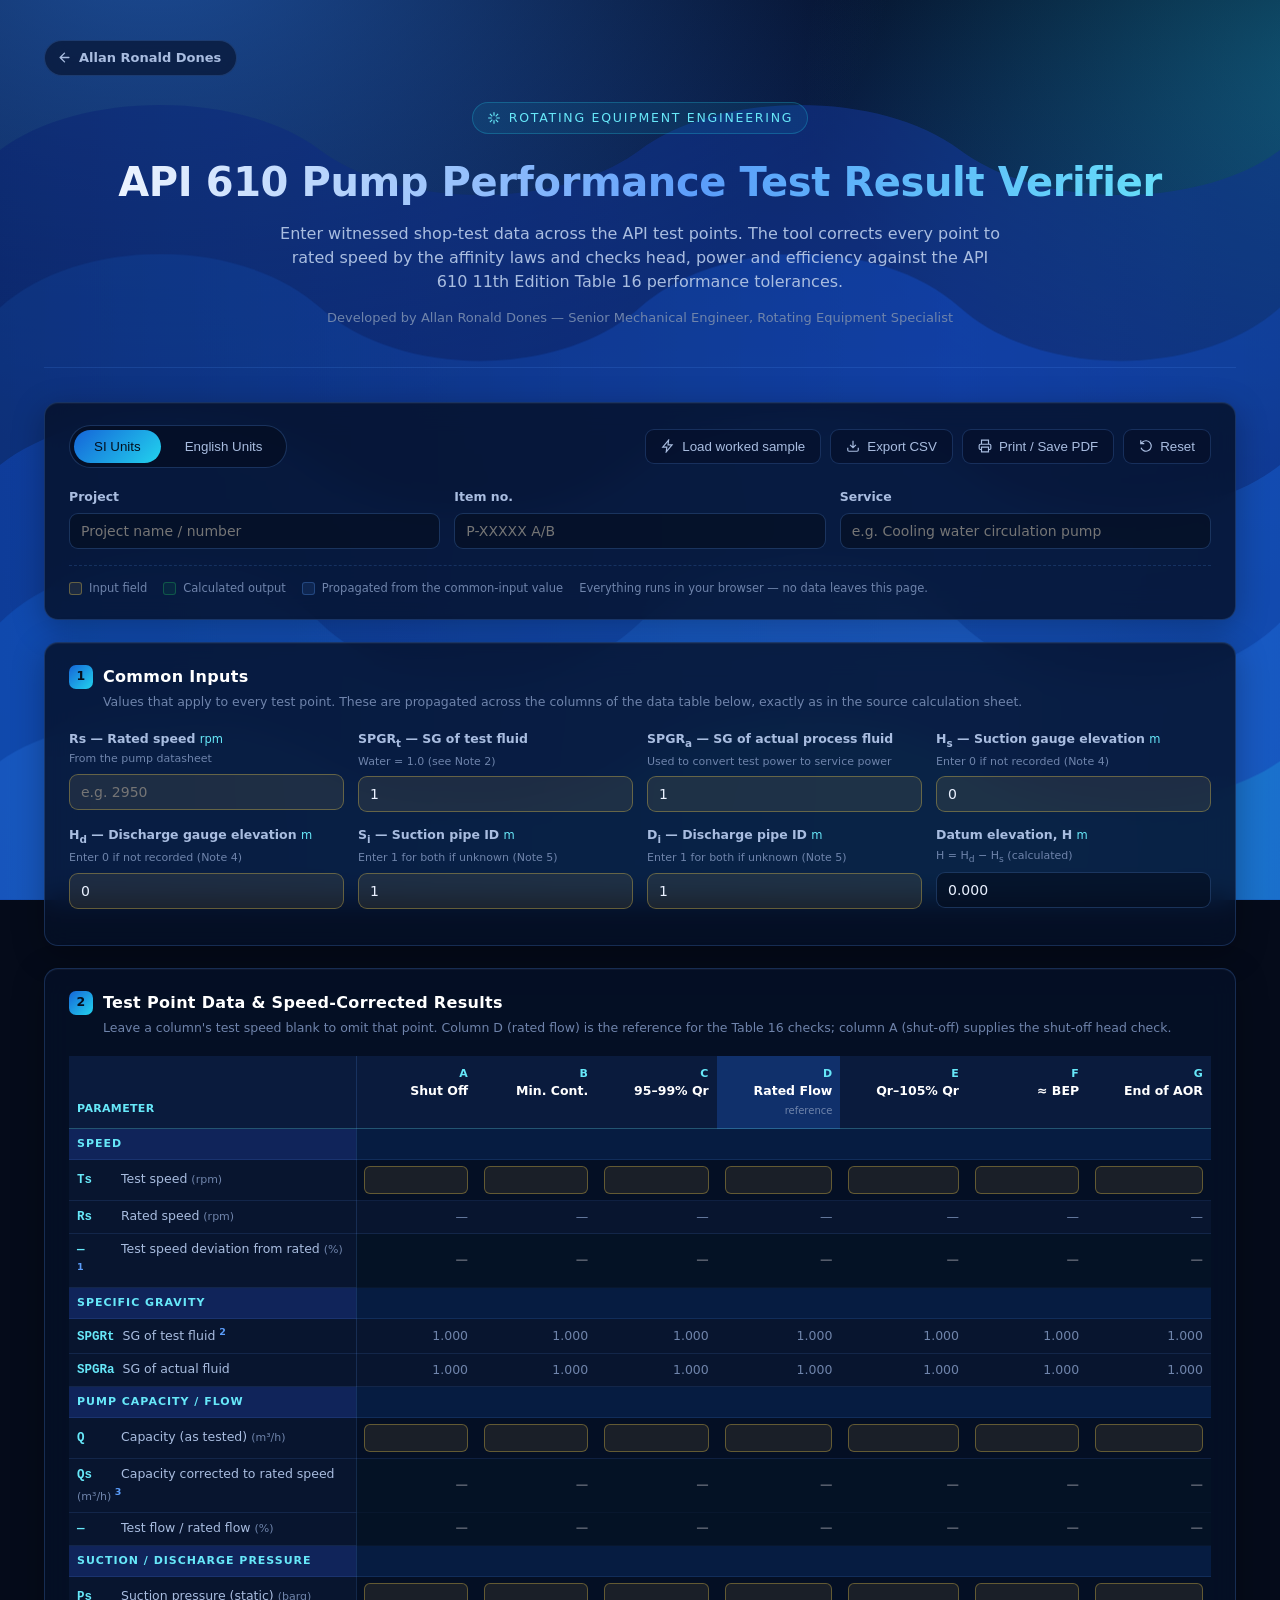
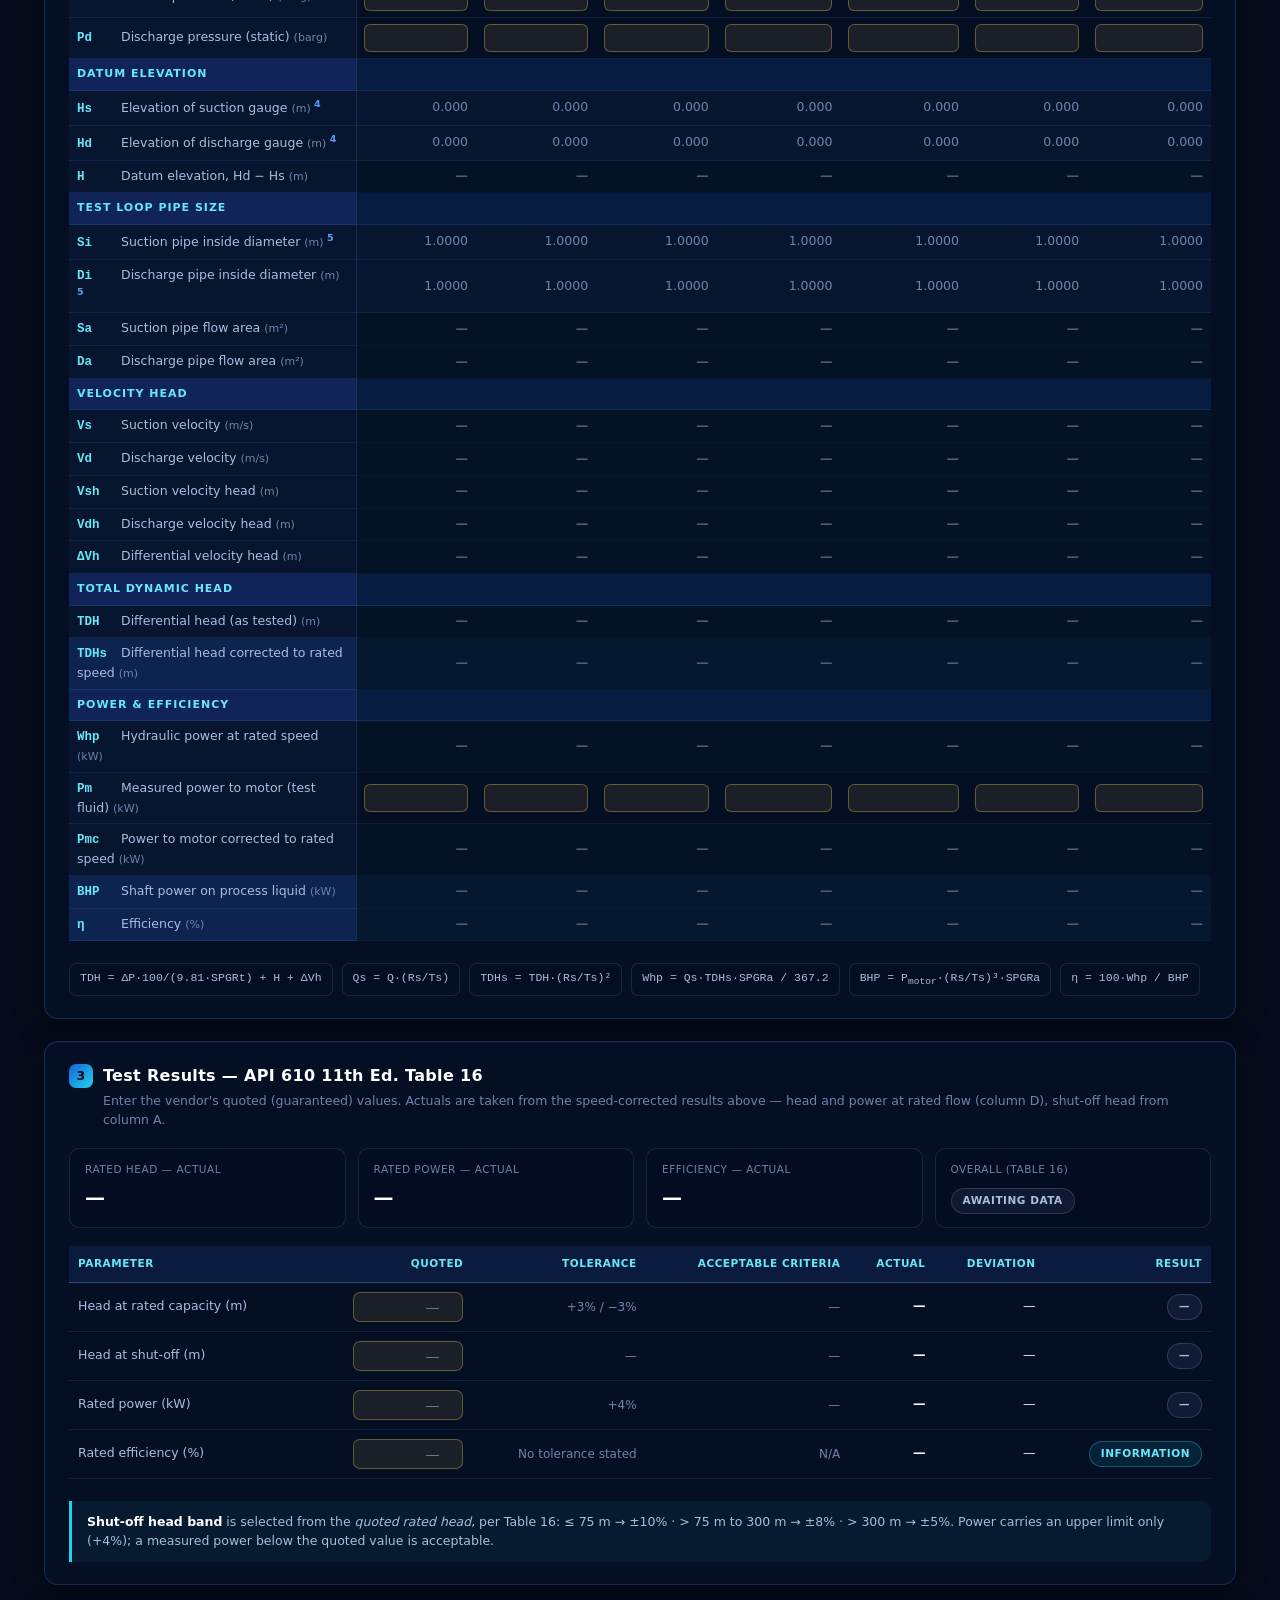
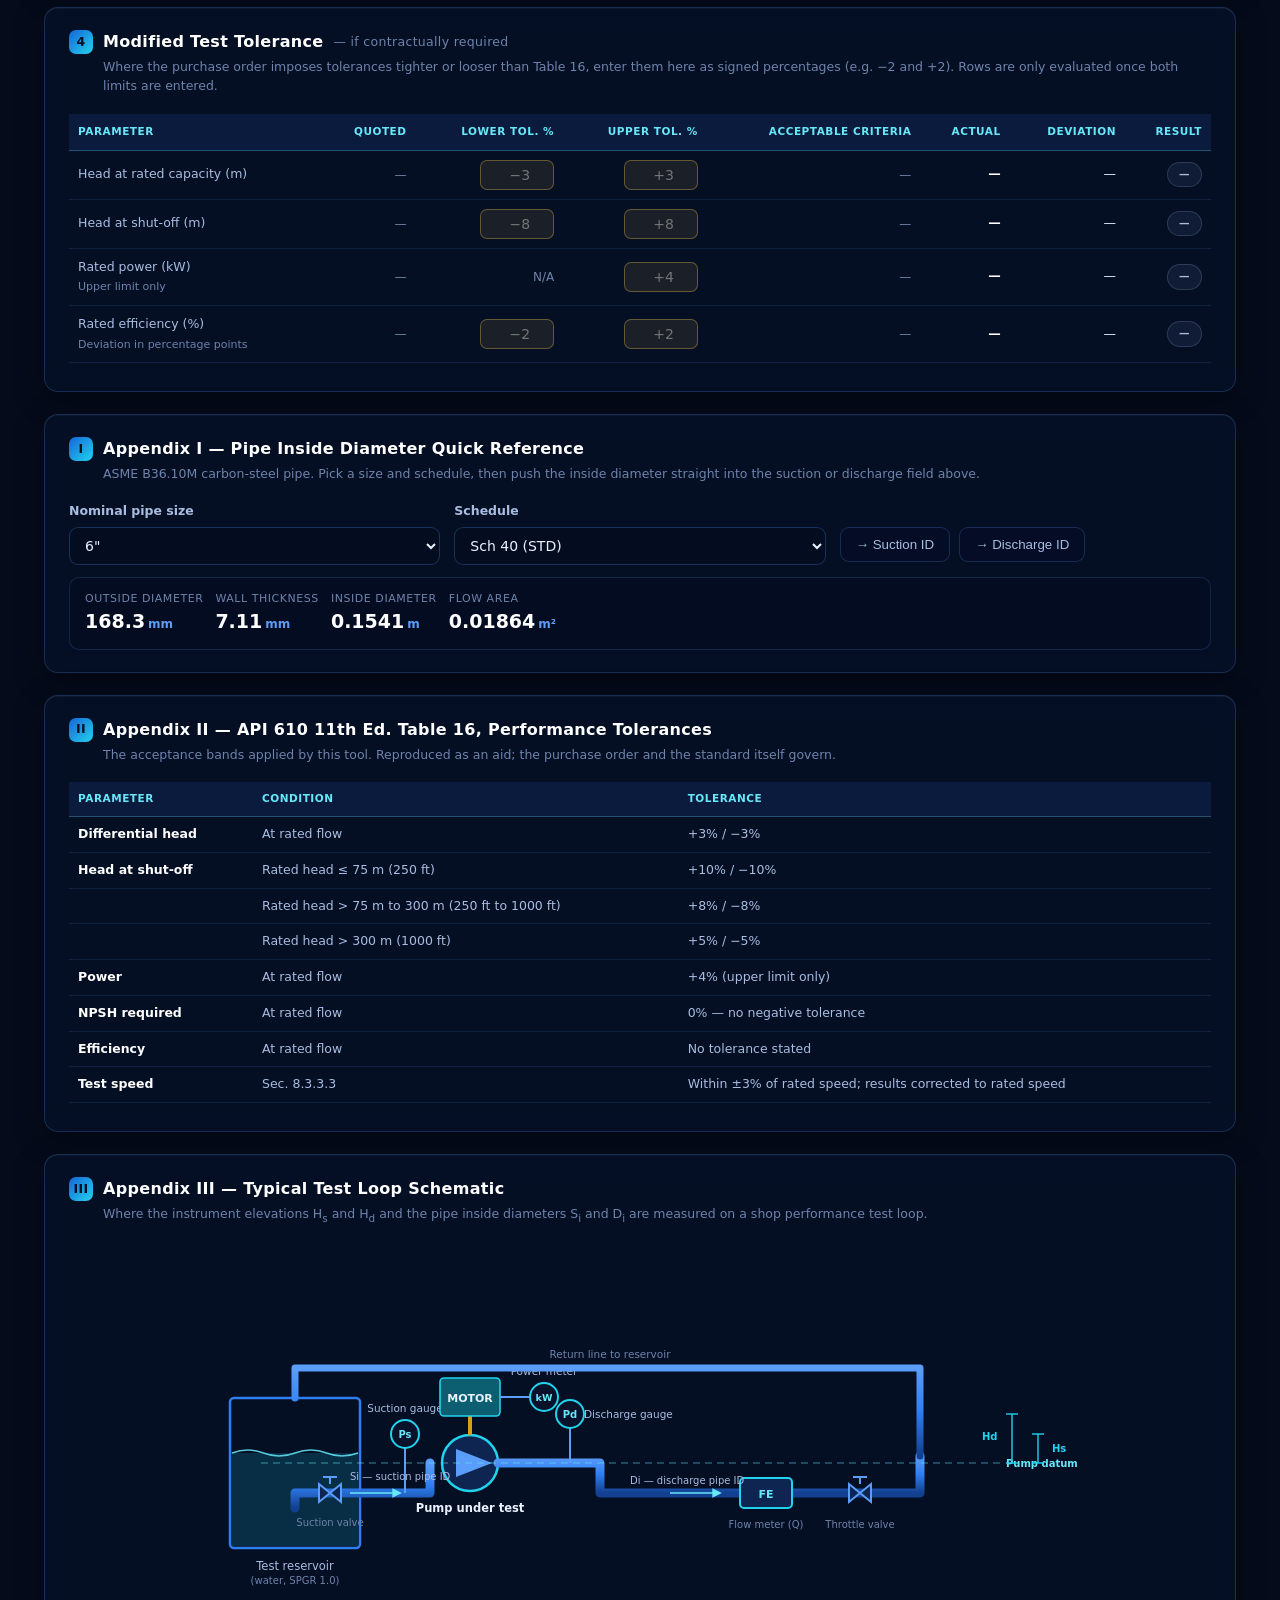
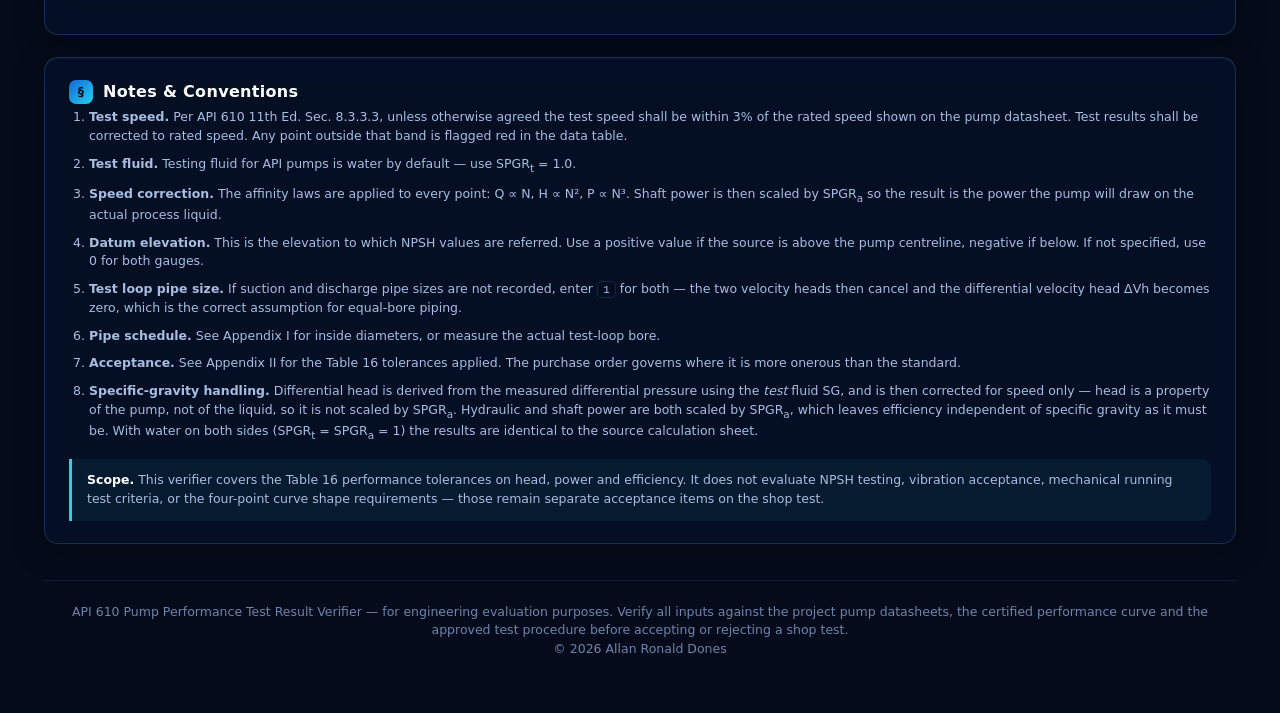
<file: tools/api-610-performance-test-verifier.html>
<!doctype html>
<html lang="en">
<head>
<meta charset="UTF-8">
<meta name="viewport" content="width=device-width, initial-scale=1.0">
<title>API 610 Pump Performance Test Result Verifier | Allan Ronald Dones</title>
<meta name="description" content="API 610 11th Edition pump performance test result verifier — corrects witnessed shop-test data to rated speed and checks head, power and efficiency against the Table 16 performance tolerances.">
<meta name="author" content="Allan Ronald Dones">
<link rel="canonical" href="https://allanronalddones.com/tools/api-610-performance-test-verifier">

<!-- Social preview (shown when the link is shared from the main site) -->
<meta property="og:type" content="website">
<meta property="og:url" content="https://allanronalddones.com/tools/api-610-performance-test-verifier">
<meta property="og:title" content="API 610 Pump Performance Test Result Verifier">
<meta property="og:site_name" content="Allan Ronald Dones — Rotating Equipment Engineering">
<meta property="og:description" content="Correct witnessed pump shop-test data to rated speed and verify head, power and efficiency against the API 610 11th Edition Table 16 performance tolerances.">
<meta name="twitter:card" content="summary">
<meta name="twitter:title" content="API 610 Pump Performance Test Result Verifier">
<meta name="twitter:description" content="Verify witnessed pump performance test results against the API 610 11th Edition Table 16 tolerances.">

<!-- Inline SVG favicon — keeps the page self-contained (no separate .ico request) -->
<link rel="icon" href="data:image/svg+xml,%3Csvg xmlns='http://www.w3.org/2000/svg' viewBox='0 0 64 64'%3E%3Crect width='64' height='64' rx='12' fill='%230a2472'/%3E%3Cpath d='M10 44 C22 44 26 20 34 20 C42 20 46 32 54 32' fill='none' stroke='%2322d3ee' stroke-width='4' stroke-linecap='round'/%3E%3Ccircle cx='34' cy='20' r='4.5' fill='%235b9dfa'/%3E%3Cpath d='M8 52h48' stroke='%232f7ef0' stroke-width='3' stroke-linecap='round'/%3E%3Cpath d='M12 14v34' stroke='%232f7ef0' stroke-width='3' stroke-linecap='round'/%3E%3C/svg%3E">
<style>
  :root{
    --navy-950:#050b1a;
    --navy-900:#08132b;
    --navy-800:#0c1c3f;
    --navy-700:#0f2551;
    --blue-600:#1450c9;
    --blue-500:#1565d8;
    --blue-400:#2f7ef0;
    --blue-300:#5b9dfa;
    --cyan-400:#22d3ee;
    --cyan-300:#67e8f9;
    --text-primary:#eaf1ff;
    --text-secondary:#a9bde0;
    --text-muted:#6f84ab;
    --card-bg:rgba(6,16,40,0.82);
    --card-border:rgba(91,157,250,0.22);
    --card-border-strong:rgba(103,232,249,0.4);
    --ok-500:#22c55e;
    --ok-300:#86efac;
    --bad-500:#ef4444;
    --bad-300:#fca5a5;
    --warn-300:#fcd34d;
    --radius:14px;
    /* Input / output cell tinting mirrors the source workbook's colour key:
       yellow = user input, green = calculated output. */
    --in-bg:rgba(252,211,77,0.09);
    --in-border:rgba(252,211,77,0.32);
    --out-bg:rgba(34,197,94,0.07);
  }

  *{box-sizing:border-box;}
  html,body{margin:0;padding:0;}
  body{
    font-family:'Segoe UI', 'Inter', system-ui, -apple-system, Roboto, Helvetica, Arial, sans-serif;
    color:var(--text-primary);
    background:var(--navy-950);
    min-height:100vh;
    line-height:1.5;
  }

  /* ---------- Layered background: base wash → animated waves ---------- */

  .bg-base{
    position:fixed;
    inset:0;
    z-index:0;
    pointer-events:none;
    background:
      radial-gradient(1200px 800px at 12% -8%, rgba(47,126,240,0.55), transparent 62%),
      radial-gradient(1000px 700px at 108% 8%, rgba(34,211,238,0.34), transparent 58%),
      radial-gradient(900px 900px at 50% 115%, rgba(21,101,216,0.42), transparent 60%),
      linear-gradient(180deg, #06122e 0%, #0d2a63 40%, #071431 100%);
    background-color:#06122e;
  }

  .bg-waves{
    position:fixed;
    inset:0;
    z-index:0;
    pointer-events:none;
    overflow:hidden;
  }
  .bg-waves svg{ width:100%; height:100%; display:block; }
  .wv path{ will-change:transform; }
  .wv1{ animation:driftL 52s linear infinite; }
  .wv2{ animation:driftR 43s linear infinite; }
  .wv3{ animation:driftL 36s linear infinite; }
  .wv4{ animation:driftR 29s linear infinite; }
  .wv5{ animation:driftL 23s linear infinite; }

  @keyframes driftL{
    from{ transform:translateX(0); }
    to  { transform:translateX(-1440px); }
  }
  @keyframes driftR{
    from{ transform:translateX(-1440px); }
    to  { transform:translateX(0); }
  }
  @media (prefers-reduced-motion: reduce){
    .wv1,.wv2,.wv3,.wv4,.wv5{ animation:none; }
  }

  /* ---------- Back-link to main site ---------- */
  /* href="/" is site-root relative — resolves correctly on any domain. */
  .back-link{
    display:inline-flex;
    align-items:center;
    gap:7px;
    margin-bottom:26px;
    font-size:13px;
    font-weight:600;
    color:var(--text-secondary);
    text-decoration:none;
    border:1px solid var(--card-border);
    background:rgba(6,16,40,0.62);
    padding:7px 15px 7px 12px;
    border-radius:999px;
    backdrop-filter:blur(10px);
    -webkit-backdrop-filter:blur(10px);
    transition:color .15s, border-color .15s, background .15s;
  }
  .back-link:hover, .back-link:focus-visible{
    color:#fff;
    border-color:var(--cyan-400);
    background:rgba(6,16,40,0.9);
  }
  .back-link svg{ width:15px; height:15px; flex:0 0 15px; }

  .wrap{
    position:relative;
    z-index:1;
    max-width:1240px;
    margin:0 auto;
    padding:40px 24px 80px;
  }

  header.hero{
    text-align:center;
    margin-bottom:34px;
    padding-bottom:26px;
    border-bottom:1px solid rgba(91,157,250,0.16);
  }
  .kicker{
    display:inline-flex;
    align-items:center;
    gap:8px;
    font-size:12.5px;
    letter-spacing:.14em;
    text-transform:uppercase;
    color:var(--cyan-300);
    background:rgba(34,211,238,0.08);
    border:1px solid rgba(34,211,238,0.25);
    padding:6px 14px;
    border-radius:999px;
    margin-bottom:18px;
  }
  .kicker svg{width:14px;height:14px;}
  h1{
    font-size:clamp(26px,3.6vw,40px);
    margin:0 0 10px;
    font-weight:700;
    letter-spacing:-0.01em;
    background:linear-gradient(90deg, #fff 0%, var(--blue-300) 55%, var(--cyan-300) 100%);
    -webkit-background-clip:text;
    background-clip:text;
    color:transparent;
  }
  .subtitle{
    color:var(--text-secondary);
    font-size:16px;
    max-width:720px;
    margin:0 auto 4px;
  }
  .byline{
    color:var(--text-muted);
    font-size:13px;
    margin-top:14px;
  }

  .card{
    background:var(--card-bg);
    border:1px solid var(--card-border);
    border-radius:var(--radius);
    padding:22px 24px;
    margin-bottom:22px;
    backdrop-filter:blur(14px);
    -webkit-backdrop-filter:blur(14px);
    box-shadow:0 8px 32px rgba(0,0,0,0.28), inset 0 1px 0 rgba(255,255,255,0.04);
  }
  .card h2{
    margin:0 0 4px;
    font-size:16px;
    font-weight:700;
    letter-spacing:.02em;
    color:#fff;
    display:flex;
    align-items:center;
    gap:10px;
  }
  .card h2 .num{
    display:inline-flex;
    align-items:center;
    justify-content:center;
    width:24px;height:24px;
    flex:0 0 24px;
    border-radius:7px;
    background:linear-gradient(135deg, var(--blue-500), var(--cyan-400));
    color:#04101f;
    font-size:12.5px;
    font-weight:800;
  }
  .card .hint{
    color:var(--text-muted);
    font-size:12.5px;
    margin:0 0 18px;
    padding-left:34px;
  }
  .card .hint a{color:var(--blue-300);}

  .field-row{
    display:grid;
    grid-template-columns:repeat(4,1fr);
    gap:14px;
    margin-bottom:14px;
  }
  .field-row.three{grid-template-columns:repeat(3,1fr);}
  .field-row.two{grid-template-columns:repeat(2,1fr);}
  @media (max-width:860px){ .field-row, .field-row.three{grid-template-columns:repeat(2,1fr);} }
  @media (max-width:520px){ .field-row, .field-row.three, .field-row.two{grid-template-columns:1fr;} }

  label{
    display:block;
    font-size:12.5px;
    color:var(--text-secondary);
    margin-bottom:6px;
    font-weight:600;
  }
  label .unit{
    color:var(--cyan-300);
    font-weight:500;
    font-size:11.5px;
  }
  .note-inline{
    color:var(--text-muted);
    font-size:11px;
    display:block;
    margin-top:3px;
    font-weight:400;
  }

  input[type="number"], input[type="text"], select{
    width:100%;
    background:rgba(5,14,32,0.65);
    border:1px solid rgba(91,157,250,0.25);
    color:var(--text-primary);
    padding:9px 11px;
    border-radius:9px;
    font-size:14px;
    font-family:inherit;
    transition:border-color .15s, box-shadow .15s;
  }
  input[type="number"]:focus, input[type="text"]:focus, select:focus{
    outline:none;
    border-color:var(--cyan-400);
    box-shadow:0 0 0 3px rgba(34,211,238,0.15);
  }
  select{cursor:pointer;}
  /* Inputs that feed a calculation carry the workbook's yellow key. */
  input.keyed{ background:var(--in-bg); border-color:var(--in-border); }
  input.keyed:focus{ border-color:var(--cyan-400); }

  /* ---------- Toolbar: unit switch + actions ---------- */
  .toolbar{
    display:flex;
    flex-wrap:wrap;
    gap:14px;
    align-items:center;
    justify-content:space-between;
  }
  .unit-switch{
    display:inline-flex;
    background:rgba(5,14,32,0.7);
    border:1px solid rgba(91,157,250,0.25);
    border-radius:999px;
    padding:4px;
    gap:4px;
  }
  .unit-switch button{
    border:none;
    background:transparent;
    color:var(--text-secondary);
    font:600 13px/1 inherit;
    padding:9px 20px;
    border-radius:999px;
    cursor:pointer;
    transition:background .15s, color .15s;
  }
  .unit-switch button.active{
    background:linear-gradient(135deg, var(--blue-500), var(--cyan-400));
    color:#04101f;
  }
  .btn-row{display:flex;flex-wrap:wrap;gap:9px;}
  .btn{
    display:inline-flex;
    align-items:center;
    gap:7px;
    border:1px solid var(--card-border);
    background:rgba(6,16,40,0.62);
    color:var(--text-secondary);
    font:600 12.5px/1 inherit;
    padding:9px 15px;
    border-radius:9px;
    cursor:pointer;
    transition:color .15s, border-color .15s, background .15s;
  }
  .btn:hover{ color:#fff; border-color:var(--cyan-400); background:rgba(6,16,40,0.92); }
  .btn svg{width:14px;height:14px;flex:0 0 14px;}

  .legend{
    display:flex;
    flex-wrap:wrap;
    gap:16px;
    margin-top:16px;
    padding-top:14px;
    border-top:1px dashed rgba(91,157,250,0.18);
    font-size:11.5px;
    color:var(--text-muted);
  }
  .legend span{display:inline-flex;align-items:center;gap:7px;}
  .swatch{display:inline-block;width:13px;height:13px;border-radius:3px;border:1px solid;flex:0 0 13px;}
  .swatch.in{background:var(--in-bg);border-color:var(--in-border);}
  .swatch.out{background:var(--out-bg);border-color:rgba(34,197,94,0.3);}
  .swatch.fix{background:rgba(91,157,250,0.1);border-color:rgba(91,157,250,0.28);}

  /* ---------- Data table ---------- */
  .table-scroll{
    overflow-x:auto;
    margin:0 -4px;
    padding:0 4px 6px;
  }
  table.calc{
    width:100%;
    min-width:1000px;
    border-collapse:separate;
    border-spacing:0;
    font-size:12.5px;
    font-variant-numeric:tabular-nums;
  }
  table.calc th, table.calc td{
    border-bottom:1px solid rgba(91,157,250,0.13);
    padding:6px 8px;
    text-align:right;
    white-space:nowrap;
  }
  table.calc th.pname, table.calc td.pname{
    text-align:left;
    position:sticky;
    left:0;
    z-index:2;
    background:#08152f;
    min-width:266px;
    box-shadow:1px 0 0 rgba(91,157,250,0.18);
    white-space:normal;
  }
  table.calc thead th{
    position:sticky;
    top:0;
    z-index:3;
    background:#0a1b3d;
    color:var(--cyan-300);
    font-size:11px;
    font-weight:700;
    letter-spacing:.03em;
    text-transform:uppercase;
    vertical-align:bottom;
    padding:10px 8px;
    border-bottom:1px solid rgba(103,232,249,0.28);
  }
  table.calc thead th.pname{ z-index:4; background:#0a1b3d; }
  table.calc thead th .pcol{ display:block; color:#fff; font-size:12.5px; letter-spacing:0; text-transform:none; }
  table.calc thead th .pnote{ display:block; color:var(--text-muted); font-weight:500; font-size:10px; text-transform:none; letter-spacing:0; margin-top:2px;}
  table.calc thead th.rated{ background:#10306b; }

  tr.sec td{
    background:rgba(21,101,216,0.16);
    color:var(--cyan-300);
    font-weight:700;
    font-size:11px;
    letter-spacing:.09em;
    text-transform:uppercase;
    padding:7px 8px;
  }
  tr.sec td.pname{ background:#10245a; }

  td.pname .sym{
    display:inline-block;
    min-width:44px;
    padding-right:8px;
    color:var(--cyan-300);
    font-weight:700;
    font-family:'Cascadia Code','Consolas',monospace;
  }
  td.pname .pdesc{ color:var(--text-secondary); }
  td.pname .pu{ color:var(--text-muted); font-size:11px; }
  td.pname sup{ color:var(--blue-300); font-size:9.5px; font-weight:700; }

  td.out{ background:var(--out-bg); color:#fff; font-weight:600; }
  td.fixed{ color:var(--text-muted); background:rgba(91,157,250,0.05); }
  td.na{ color:var(--text-muted); }
  td.flag-bad{ color:var(--bad-300); background:rgba(239,68,68,0.12); font-weight:700; }
  td.flag-ok{ color:var(--ok-300); }
  tr.hl td{ background:rgba(34,211,238,0.09); }
  tr.hl td.pname{ background:#0d2450; }
  tr.hl td.out{ background:rgba(34,211,238,0.16); }

  table.calc input{
    width:100%;
    min-width:74px;
    background:var(--in-bg);
    border:1px solid var(--in-border);
    color:var(--text-primary);
    padding:5px 7px;
    border-radius:6px;
    font:600 12.5px/1.3 inherit;
    text-align:right;
    font-variant-numeric:tabular-nums;
  }
  table.calc input:focus{
    outline:none;
    border-color:var(--cyan-400);
    box-shadow:0 0 0 2px rgba(34,211,238,0.18);
  }
  table.calc td.inactive{ opacity:.32; }

  /* ---------- Verdict table ---------- */
  table.res{
    width:100%;
    min-width:880px;
    border-collapse:separate;
    border-spacing:0;
    font-size:12.5px;
    font-variant-numeric:tabular-nums;
  }
  table.res th{
    background:#0a1b3d;
    color:var(--cyan-300);
    font-size:10.5px;
    font-weight:700;
    letter-spacing:.05em;
    text-transform:uppercase;
    padding:10px 9px;
    text-align:right;
    border-bottom:1px solid rgba(103,232,249,0.28);
  }
  table.res th:first-child{text-align:left;}
  table.res td{
    padding:9px;
    text-align:right;
    border-bottom:1px solid rgba(91,157,250,0.13);
    white-space:nowrap;
  }
  table.res td:first-child{text-align:left;color:var(--text-secondary);white-space:normal;min-width:190px;}
  table.res td.crit{color:var(--text-muted);font-size:12px;}
  table.res td.actual{color:#fff;font-weight:700;}
  table.res input{
    width:110px;
    background:var(--in-bg);
    border:1px solid var(--in-border);
    color:var(--text-primary);
    padding:6px 8px;
    border-radius:7px;
    font:600 12.5px/1.3 inherit;
    text-align:right;
  }
  table.res input.tol{width:74px;}
  table.res input:focus{outline:none;border-color:var(--cyan-400);box-shadow:0 0 0 2px rgba(34,211,238,0.18);}

  .badge{
    display:inline-block;
    padding:4px 11px;
    border-radius:999px;
    font-size:10.5px;
    font-weight:800;
    letter-spacing:.05em;
    border:1px solid;
  }
  .badge.ok{ background:rgba(34,197,94,0.13); border-color:rgba(34,197,94,0.42); color:var(--ok-300); }
  .badge.bad{ background:rgba(239,68,68,0.13); border-color:rgba(239,68,68,0.42); color:var(--bad-300); }
  .badge.neutral{ background:rgba(111,132,171,0.12); border-color:rgba(111,132,171,0.3); color:var(--text-secondary); }
  .badge.info{ background:rgba(34,211,238,0.1); border-color:rgba(34,211,238,0.32); color:var(--cyan-300); }

  /* ---------- Summary strip ---------- */
  .summary{
    display:grid;
    grid-template-columns:repeat(4,1fr);
    gap:12px;
    margin-bottom:18px;
  }
  @media (max-width:860px){ .summary{grid-template-columns:repeat(2,1fr);} }
  @media (max-width:480px){ .summary{grid-template-columns:1fr;} }
  .stile{
    background:rgba(5,14,32,0.55);
    border:1px solid rgba(91,157,250,0.18);
    border-radius:10px;
    padding:13px 15px;
  }
  .stile .rlabel{
    font-size:10.5px;
    color:var(--text-muted);
    text-transform:uppercase;
    letter-spacing:.05em;
    margin-bottom:5px;
  }
  .stile .rvalue{
    font-size:20px;
    font-weight:700;
    color:#fff;
    font-variant-numeric:tabular-nums;
  }
  .stile .rvalue .runit{
    font-size:12px;
    color:var(--blue-300);
    font-weight:600;
    margin-left:4px;
  }
  .stile.verdict-ok{ background:rgba(34,197,94,0.1); border-color:rgba(34,197,94,0.38); }
  .stile.verdict-bad{ background:rgba(239,68,68,0.1); border-color:rgba(239,68,68,0.38); }

  /* ---------- Appendix I: pipe lookup ---------- */
  .pipe-out{
    display:flex;
    flex-wrap:wrap;
    align-items:center;
    gap:12px;
    background:rgba(5,14,32,0.55);
    border:1px solid rgba(91,157,250,0.18);
    border-radius:10px;
    padding:13px 15px;
    margin-top:4px;
  }
  .pipe-out .pv{font-size:19px;font-weight:700;color:#fff;font-variant-numeric:tabular-nums;}
  .pipe-out .pv small{font-size:12px;color:var(--blue-300);font-weight:600;margin-left:3px;}
  .pipe-out .plbl{font-size:11px;color:var(--text-muted);text-transform:uppercase;letter-spacing:.05em;}

  table.ref{
    width:100%;
    border-collapse:separate;
    border-spacing:0;
    font-size:12.5px;
    font-variant-numeric:tabular-nums;
    min-width:560px;
  }
  table.ref th{
    background:#0a1b3d;
    color:var(--cyan-300);
    font-size:10.5px;
    font-weight:700;
    letter-spacing:.05em;
    text-transform:uppercase;
    padding:9px;
    text-align:left;
    border-bottom:1px solid rgba(103,232,249,0.28);
  }
  table.ref td{
    padding:8px 9px;
    border-bottom:1px solid rgba(91,157,250,0.13);
    color:var(--text-secondary);
  }
  table.ref td:first-child{color:#fff;font-weight:600;}

  /* ---------- Notes ---------- */
  ol.notes{
    margin:0;
    padding-left:20px;
    color:var(--text-secondary);
    font-size:12.5px;
  }
  ol.notes li{ margin-bottom:9px; }
  ol.notes code{
    font-family:'Cascadia Code','Consolas',monospace;
    background:rgba(5,14,32,0.6);
    border:1px solid rgba(91,157,250,0.18);
    padding:1px 5px;
    border-radius:5px;
    font-size:11.5px;
  }

  .callout{
    border-left:3px solid var(--cyan-400);
    background:rgba(34,211,238,0.06);
    border-radius:0 9px 9px 0;
    padding:12px 15px;
    font-size:12.5px;
    color:var(--text-secondary);
    margin-top:16px;
  }
  .callout strong{color:#fff;}

  .schem-wrap{display:flex;justify-content:center;padding:4px 0;overflow-x:auto;}
  svg.loop{max-width:100%;height:auto;min-width:640px;}
  svg.loop text{font-family:inherit;}

  .formula-strip{
    display:flex;
    flex-wrap:wrap;
    gap:9px;
    margin-top:16px;
  }
  .formula-chip{
    font-size:11.5px;
    color:var(--text-secondary);
    background:rgba(5,14,32,0.5);
    border:1px solid rgba(91,157,250,0.18);
    padding:5px 10px;
    border-radius:7px;
    font-family:'Cascadia Code','Consolas',monospace;
  }

  footer{
    text-align:center;
    margin-top:36px;
    padding-top:22px;
    border-top:1px solid rgba(91,157,250,0.14);
    color:var(--text-muted);
    font-size:12.5px;
  }
  footer a{color:var(--blue-300);text-decoration:none;}
  footer a:hover{text-decoration:underline;}

  /* ---------- Print: flip to a light, ink-friendly test report ---------- */
  @media print{
    .bg-base,.bg-waves,.back-link,.btn-row,.unit-switch,.no-print{display:none !important;}
    body{background:#fff;color:#111;}
    .wrap{max-width:none;padding:0;}
    h1{color:#0a2472 !important;-webkit-text-fill-color:#0a2472;background:none;}
    .subtitle,.byline,.card .hint,.legend{color:#444;}
    .card{
      background:#fff;border:1px solid #b9c6de;box-shadow:none;
      break-inside:avoid;page-break-inside:avoid;margin-bottom:14px;padding:14px 16px;
    }
    .card h2{color:#0a2472;}
    .card h2 .num{background:#0a2472;color:#fff;}
    table.calc, table.res, table.ref{min-width:0;font-size:10px;}
    table.calc th.pname, table.calc td.pname, table.calc thead th, table.calc thead th.pname,
    table.res th, table.ref th, tr.sec td.pname{background:#eef2fa !important;color:#0a2472 !important;box-shadow:none;}
    table.calc td, table.calc th, table.res td, table.res th, table.ref td, table.ref th{border-bottom:1px solid #ccd6e8;}
    td.out,tr.hl td,tr.hl td.out,tr.sec td{background:#f3f7ff !important;color:#111 !important;}
    td.pname .sym,td.pname .pdesc,td.pname .pu,table.res td:first-child{color:#333 !important;}
    td.flag-bad{color:#b91c1c !important;background:#fee2e2 !important;}
    table.calc input,table.res input{background:#fff;border:1px solid #ccd6e8;color:#111;}
    .stile{background:#f6f9ff;border-color:#ccd6e8;}
    .stile .rvalue{color:#0a2472;}
    .badge.ok{background:#dcfce7;color:#166534;border-color:#86efac;}
    .badge.bad{background:#fee2e2;color:#991b1b;border-color:#fca5a5;}
    .badge.neutral,.badge.info{background:#eef2fa;color:#334;border-color:#ccd6e8;}
    ol.notes,.callout,footer{color:#333;}
    .callout{background:#f3f7ff;}
    .table-scroll{overflow:visible;}
  }
</style>
</head>
<body>

<div class="bg-base"></div>

<div class="bg-waves" aria-hidden="true">
  <svg viewBox="0 0 2880 1200" preserveAspectRatio="none" xmlns="http://www.w3.org/2000/svg">
    <defs>
      <linearGradient id="wg1" x1="0" y1="0" x2="1" y2="0">
        <stop offset="0" stop-color="#0a2472"/><stop offset="0.5" stop-color="#153a9e"/><stop offset="1" stop-color="#0a2472"/>
      </linearGradient>
      <linearGradient id="wg2" x1="0" y1="0" x2="1" y2="0">
        <stop offset="0" stop-color="#123f8f"/><stop offset="0.5" stop-color="#1450c9"/><stop offset="1" stop-color="#123f8f"/>
      </linearGradient>
      <linearGradient id="wg3" x1="0" y1="0" x2="1" y2="0">
        <stop offset="0" stop-color="#1450c9"/><stop offset="0.5" stop-color="#1c6ee0"/><stop offset="1" stop-color="#1450c9"/>
      </linearGradient>
      <linearGradient id="wg4" x1="0" y1="0" x2="1" y2="0">
        <stop offset="0" stop-color="#1565d8"/><stop offset="0.5" stop-color="#2f7ef0"/><stop offset="1" stop-color="#1565d8"/>
      </linearGradient>
      <linearGradient id="wg5" x1="0" y1="0" x2="1" y2="0">
        <stop offset="0" stop-color="#2f7ef0"/><stop offset="0.5" stop-color="#22d3ee"/><stop offset="1" stop-color="#2f7ef0"/>
      </linearGradient>
    </defs>

    <g class="wv wv1" opacity="0.55">
      <path fill="url(#wg1)" d="M0,200 C180,120 540,120 720,200 C900,280 1260,280 1440,200 C1620,120 1980,120 2160,200 C2340,280 2700,280 2880,200 C3060,120 3420,120 3600,200 C3780,280 4140,280 4320,200 L4320,1200 L0,1200 Z"/>
    </g>
    <g class="wv wv2" opacity="0.48">
      <path fill="url(#wg2)" d="M0,410 C180,315 540,315 720,410 C900,505 1260,505 1440,410 C1620,315 1980,315 2160,410 C2340,505 2700,505 2880,410 C3060,315 3420,315 3600,410 C3780,505 4140,505 4320,410 L4320,1200 L0,1200 Z"/>
    </g>
    <g class="wv wv3" opacity="0.42">
      <path fill="url(#wg3)" d="M0,620 C180,535 540,535 720,620 C900,705 1260,705 1440,620 C1620,535 1980,535 2160,620 C2340,705 2700,705 2880,620 C3060,535 3420,535 3600,620 C3780,705 4140,705 4320,620 L4320,1200 L0,1200 Z"/>
    </g>
    <g class="wv wv4" opacity="0.34">
      <path fill="url(#wg4)" d="M0,830 C180,725 540,725 720,830 C900,935 1260,935 1440,830 C1620,725 1980,725 2160,830 C2340,935 2700,935 2880,830 C3060,725 3420,725 3600,830 C3780,935 4140,935 4320,830 L4320,1200 L0,1200 Z"/>
    </g>
    <g class="wv wv5" opacity="0.26">
      <path fill="url(#wg5)" d="M0,1015 C180,940 540,940 720,1015 C900,1090 1260,1090 1440,1015 C1620,940 1980,940 2160,1015 C2340,1090 2700,1090 2880,1015 C3060,940 3420,940 3600,1015 C3780,1090 4140,1090 4320,1015 L4320,1200 L0,1200 Z"/>
    </g>
  </svg>
</div>

<div class="wrap">

  <!-- Back to main site -->
  <a class="back-link" href="/" title="Back to allanronalddones.com">
    <svg viewBox="0 0 24 24" fill="none" stroke="currentColor" stroke-width="2.2" stroke-linecap="round" stroke-linejoin="round"><path d="M19 12H5M12 19l-7-7 7-7"/></svg>
    Allan Ronald Dones
  </a>

  <header class="hero">
    <span class="kicker">
      <svg viewBox="0 0 24 24" fill="none" stroke="currentColor" stroke-width="2"><path d="M12 2v6M12 16v6M4.9 4.9l4.2 4.2M14.9 14.9l4.2 4.2M2 12h6M16 12h6M4.9 19.1l4.2-4.2M14.9 9.1l4.2-4.2"/></svg>
      Rotating Equipment Engineering
    </span>
    <h1>API 610 Pump Performance Test Result Verifier</h1>
    <p class="subtitle">Enter witnessed shop-test data across the API test points. The tool corrects every point to rated speed by the affinity laws and checks head, power and efficiency against the API 610 11th Edition Table 16 performance tolerances.</p>
    <p class="byline">Developed by Allan Ronald Dones — Senior Mechanical Engineer, Rotating Equipment Specialist</p>
  </header>

  <!-- ============ 0 · IDENTIFICATION & UNITS ============ -->
  <div class="card">
    <div class="toolbar">
      <div class="unit-switch" role="group" aria-label="Measurement system">
        <button type="button" id="btnSI" class="active">SI Units</button>
        <button type="button" id="btnENG">English Units</button>
      </div>
      <div class="btn-row no-print">
        <button type="button" class="btn" id="btnSample">
          <svg viewBox="0 0 24 24" fill="none" stroke="currentColor" stroke-width="2"><path d="M13 2L3 14h7l-1 8 10-12h-7z"/></svg>
          Load worked sample
        </button>
        <button type="button" class="btn" id="btnCsv">
          <svg viewBox="0 0 24 24" fill="none" stroke="currentColor" stroke-width="2"><path d="M21 15v4a2 2 0 01-2 2H5a2 2 0 01-2-2v-4M7 10l5 5 5-5M12 15V3"/></svg>
          Export CSV
        </button>
        <button type="button" class="btn" id="btnPrint">
          <svg viewBox="0 0 24 24" fill="none" stroke="currentColor" stroke-width="2"><path d="M6 9V2h12v7M6 18H4a2 2 0 01-2-2v-5a2 2 0 012-2h16a2 2 0 012 2v5a2 2 0 01-2 2h-2M6 14h12v8H6z"/></svg>
          Print / Save PDF
        </button>
        <button type="button" class="btn" id="btnReset">
          <svg viewBox="0 0 24 24" fill="none" stroke="currentColor" stroke-width="2"><path d="M3 2v6h6M3.5 15a9 9 0 1 0 2.1-9.4L3 8"/></svg>
          Reset
        </button>
      </div>
    </div>

    <div class="field-row three" style="margin-top:20px;margin-bottom:0;">
      <div>
        <label>Project</label>
        <input type="text" id="idProject" placeholder="Project name / number">
      </div>
      <div>
        <label>Item no.</label>
        <input type="text" id="idItem" placeholder="P-XXXXX A/B">
      </div>
      <div>
        <label>Service</label>
        <input type="text" id="idService" placeholder="e.g. Cooling water circulation pump">
      </div>
    </div>

    <div class="legend">
      <span><i class="swatch in"></i> Input field</span>
      <span><i class="swatch out"></i> Calculated output</span>
      <span><i class="swatch fix"></i> Propagated from the common-input value</span>
      <span>Everything runs in your browser — no data leaves this page.</span>
    </div>
  </div>

  <!-- ============ 1 · COMMON INPUTS ============ -->
  <div class="card">
    <h2><span class="num">1</span>Common Inputs</h2>
    <p class="hint">Values that apply to every test point. These are propagated across the columns of the data table below, exactly as in the source calculation sheet.</p>

    <div class="field-row">
      <div>
        <label>Rs — Rated speed <span class="unit" data-u="speed">rpm</span>
          <span class="note-inline">From the pump datasheet</span>
        </label>
        <input type="number" class="keyed" id="rs" step="any" placeholder="e.g. 2950">
      </div>
      <div>
        <label>SPGR<sub>t</sub> — SG of test fluid
          <span class="note-inline">Water = 1.0 (see Note 2)</span>
        </label>
        <input type="number" class="keyed" id="sgt" step="any" value="1">
      </div>
      <div>
        <label>SPGR<sub>a</sub> — SG of actual process fluid
          <span class="note-inline">Used to convert test power to service power</span>
        </label>
        <input type="number" class="keyed" id="sga" step="any" value="1">
      </div>
      <div>
        <label>H<sub>s</sub> — Suction gauge elevation <span class="unit" data-u="elev">m</span>
          <span class="note-inline">Enter 0 if not recorded (Note 4)</span>
        </label>
        <input type="number" class="keyed" id="hs" step="any" value="0">
      </div>
    </div>

    <div class="field-row">
      <div>
        <label>H<sub>d</sub> — Discharge gauge elevation <span class="unit" data-u="elev">m</span>
          <span class="note-inline">Enter 0 if not recorded (Note 4)</span>
        </label>
        <input type="number" class="keyed" id="hd" step="any" value="0">
      </div>
      <div>
        <label>S<sub>i</sub> — Suction pipe ID <span class="unit" data-u="pipe">m</span>
          <span class="note-inline">Enter 1 for both if unknown (Note 5)</span>
        </label>
        <input type="number" class="keyed" id="sid" step="any" value="1">
      </div>
      <div>
        <label>D<sub>i</sub> — Discharge pipe ID <span class="unit" data-u="pipe">m</span>
          <span class="note-inline">Enter 1 for both if unknown (Note 5)</span>
        </label>
        <input type="number" class="keyed" id="did" step="any" value="1">
      </div>
      <div>
        <label>Datum elevation, H <span class="unit" data-u="elev">m</span>
          <span class="note-inline">H = H<sub>d</sub> − H<sub>s</sub> (calculated)</span>
        </label>
        <input type="number" id="hDatum" disabled value="0">
      </div>
    </div>
  </div>

  <!-- ============ 2 · TEST POINT DATA ============ -->
  <div class="card">
    <h2><span class="num">2</span>Test Point Data &amp; Speed-Corrected Results</h2>
    <p class="hint">Leave a column's test speed blank to omit that point. Column D (rated flow) is the reference for the Table 16 checks; column A (shut-off) supplies the shut-off head check.</p>

    <div class="table-scroll">
      <table class="calc">
        <thead>
          <tr id="headRow"></tr>
        </thead>
        <tbody id="calcBody"></tbody>
      </table>
    </div>

    <div class="formula-strip">
      <span class="formula-chip" id="fTdh">TDH = ΔP·100/(9.81·SPGRt) + H + ΔVh</span>
      <span class="formula-chip">Qs = Q·(Rs/Ts)</span>
      <span class="formula-chip">TDHs = TDH·(Rs/Ts)²</span>
      <span class="formula-chip" id="fWhp">Whp = Qs·TDHs·SPGRa / 367.2</span>
      <span class="formula-chip">BHP = P<sub>motor</sub>·(Rs/Ts)³·SPGRa</span>
      <span class="formula-chip">η = 100·Whp / BHP</span>
    </div>
  </div>

  <!-- ============ 3 · TABLE 16 VERIFICATION ============ -->
  <div class="card">
    <h2><span class="num">3</span>Test Results — API 610 11th Ed. Table 16</h2>
    <p class="hint">Enter the vendor's quoted (guaranteed) values. Actuals are taken from the speed-corrected results above — head and power at rated flow (column D), shut-off head from column A.</p>

    <div class="summary" id="summary">
      <div class="stile"><div class="rlabel">Rated head — actual</div><div class="rvalue" id="sHead">—</div></div>
      <div class="stile"><div class="rlabel">Rated power — actual</div><div class="rvalue" id="sPow">—</div></div>
      <div class="stile"><div class="rlabel">Efficiency — actual</div><div class="rvalue" id="sEff">—</div></div>
      <div class="stile" id="sVerdictTile"><div class="rlabel">Overall (Table 16)</div><div class="rvalue"><span class="badge neutral" id="sVerdict">AWAITING DATA</span></div></div>
    </div>

    <div class="table-scroll">
      <table class="res">
        <thead>
          <tr>
            <th>Parameter</th>
            <th>Quoted</th>
            <th>Tolerance</th>
            <th>Acceptable criteria</th>
            <th>Actual</th>
            <th>Deviation</th>
            <th>Result</th>
          </tr>
        </thead>
        <tbody>
          <tr>
            <td>Head at rated capacity <span class="pu" data-u="head">(m)</span></td>
            <td><input type="number" id="qHead" step="any" placeholder="—"></td>
            <td class="crit">+3% / −3%</td>
            <td class="crit" id="cHead">—</td>
            <td class="actual" id="aHead">—</td>
            <td id="dHead">—</td>
            <td id="rHead"><span class="badge neutral">—</span></td>
          </tr>
          <tr>
            <td>Head at shut-off <span class="pu" data-u="head">(m)</span></td>
            <td><input type="number" id="qSO" step="any" placeholder="—"></td>
            <td class="crit" id="tSO">—</td>
            <td class="crit" id="cSO">—</td>
            <td class="actual" id="aSO">—</td>
            <td id="dSO">—</td>
            <td id="rSO"><span class="badge neutral">—</span></td>
          </tr>
          <tr>
            <td>Rated power <span class="pu" data-u="power">(kW)</span></td>
            <td><input type="number" id="qPow" step="any" placeholder="—"></td>
            <td class="crit">+4%</td>
            <td class="crit" id="cPow">—</td>
            <td class="actual" id="aPow">—</td>
            <td id="dPow">—</td>
            <td id="rPow"><span class="badge neutral">—</span></td>
          </tr>
          <tr>
            <td>Rated efficiency (%)</td>
            <td><input type="number" id="qEff" step="any" placeholder="—"></td>
            <td class="crit">No tolerance stated</td>
            <td class="crit">N/A</td>
            <td class="actual" id="aEff">—</td>
            <td id="dEff">—</td>
            <td id="rEff"><span class="badge neutral">N/A</span></td>
          </tr>
        </tbody>
      </table>
    </div>

    <div class="callout">
      <strong>Shut-off head band</strong> is selected from the <em>quoted rated head</em>, per Table 16:
      <span id="soBandText">≤ 75 m → ±10% · &gt; 75 m to 300 m → ±8% · &gt; 300 m → ±5%</span>.
      Power carries an upper limit only (+4%); a measured power below the quoted value is acceptable.
    </div>
  </div>

  <!-- ============ 4 · MODIFIED TOLERANCE ============ -->
  <div class="card">
    <h2><span class="num">4</span>Modified Test Tolerance <span style="font-weight:500;font-size:12.5px;color:var(--text-muted);">— if contractually required</span></h2>
    <p class="hint">Where the purchase order imposes tolerances tighter or looser than Table 16, enter them here as signed percentages (e.g. −2 and +2). Rows are only evaluated once both limits are entered.</p>

    <div class="table-scroll">
      <table class="res">
        <thead>
          <tr>
            <th>Parameter</th>
            <th>Quoted</th>
            <th>Lower tol. %</th>
            <th>Upper tol. %</th>
            <th>Acceptable criteria</th>
            <th>Actual</th>
            <th>Deviation</th>
            <th>Result</th>
          </tr>
        </thead>
        <tbody>
          <tr>
            <td>Head at rated capacity <span class="pu" data-u="head">(m)</span></td>
            <td class="crit" id="mqHead">—</td>
            <td><input type="number" class="tol" id="mloHead" step="any" placeholder="−3"></td>
            <td><input type="number" class="tol" id="mhiHead" step="any" placeholder="+3"></td>
            <td class="crit" id="mcHead">—</td>
            <td class="actual" id="maHead">—</td>
            <td id="mdHead">—</td>
            <td id="mrHead"><span class="badge neutral">—</span></td>
          </tr>
          <tr>
            <td>Head at shut-off <span class="pu" data-u="head">(m)</span></td>
            <td class="crit" id="mqSO">—</td>
            <td><input type="number" class="tol" id="mloSO" step="any" placeholder="−8"></td>
            <td><input type="number" class="tol" id="mhiSO" step="any" placeholder="+8"></td>
            <td class="crit" id="mcSO">—</td>
            <td class="actual" id="maSO">—</td>
            <td id="mdSO">—</td>
            <td id="mrSO"><span class="badge neutral">—</span></td>
          </tr>
          <tr>
            <td>Rated power <span class="pu" data-u="power">(kW)</span><span class="note-inline">Upper limit only</span></td>
            <td class="crit" id="mqPow">—</td>
            <td class="crit">N/A</td>
            <td><input type="number" class="tol" id="mhiPow" step="any" placeholder="+4"></td>
            <td class="crit" id="mcPow">—</td>
            <td class="actual" id="maPow">—</td>
            <td id="mdPow">—</td>
            <td id="mrPow"><span class="badge neutral">—</span></td>
          </tr>
          <tr>
            <td>Rated efficiency (%)<span class="note-inline">Deviation in percentage points</span></td>
            <td class="crit" id="mqEff">—</td>
            <td><input type="number" class="tol" id="mloEff" step="any" placeholder="−2"></td>
            <td><input type="number" class="tol" id="mhiEff" step="any" placeholder="+2"></td>
            <td class="crit" id="mcEff">—</td>
            <td class="actual" id="maEff">—</td>
            <td id="mdEff">—</td>
            <td id="mrEff"><span class="badge neutral">—</span></td>
          </tr>
        </tbody>
      </table>
    </div>
  </div>

  <!-- ============ APPENDIX I · PIPE SCHEDULE ============ -->
  <div class="card">
    <h2><span class="num">I</span>Appendix I — Pipe Inside Diameter Quick Reference</h2>
    <p class="hint">ASME B36.10M carbon-steel pipe. Pick a size and schedule, then push the inside diameter straight into the suction or discharge field above.</p>

    <div class="field-row three" style="margin-bottom:12px;">
      <div>
        <label>Nominal pipe size</label>
        <select id="pipeNps"></select>
      </div>
      <div>
        <label>Schedule</label>
        <select id="pipeSch"></select>
      </div>
      <div>
        <label>&nbsp;</label>
        <div class="btn-row no-print">
          <button type="button" class="btn" id="btnApplyS">→ Suction ID</button>
          <button type="button" class="btn" id="btnApplyD">→ Discharge ID</button>
        </div>
      </div>
    </div>

    <div class="pipe-out">
      <div><div class="plbl">Outside diameter</div><div class="pv" id="pipeOd">—</div></div>
      <div><div class="plbl">Wall thickness</div><div class="pv" id="pipeWt">—</div></div>
      <div><div class="plbl">Inside diameter</div><div class="pv" id="pipeId">—</div></div>
      <div><div class="plbl">Flow area</div><div class="pv" id="pipeArea">—</div></div>
    </div>
  </div>

  <!-- ============ APPENDIX II · TABLE 16 ============ -->
  <div class="card">
    <h2><span class="num">II</span>Appendix II — API 610 11th Ed. Table 16, Performance Tolerances</h2>
    <p class="hint">The acceptance bands applied by this tool. Reproduced as an aid; the purchase order and the standard itself govern.</p>

    <div class="table-scroll">
      <table class="ref">
        <thead>
          <tr><th>Parameter</th><th>Condition</th><th>Tolerance</th></tr>
        </thead>
        <tbody>
          <tr><td>Differential head</td><td>At rated flow</td><td>+3% / −3%</td></tr>
          <tr><td>Head at shut-off</td><td>Rated head ≤ 75 m (250 ft)</td><td>+10% / −10%</td></tr>
          <tr><td></td><td>Rated head &gt; 75 m to 300 m (250 ft to 1000 ft)</td><td>+8% / −8%</td></tr>
          <tr><td></td><td>Rated head &gt; 300 m (1000 ft)</td><td>+5% / −5%</td></tr>
          <tr><td>Power</td><td>At rated flow</td><td>+4% (upper limit only)</td></tr>
          <tr><td>NPSH required</td><td>At rated flow</td><td>0% — no negative tolerance</td></tr>
          <tr><td>Efficiency</td><td>At rated flow</td><td>No tolerance stated</td></tr>
          <tr><td>Test speed</td><td>Sec. 8.3.3.3</td><td>Within ±3% of rated speed; results corrected to rated speed</td></tr>
        </tbody>
      </table>
    </div>
  </div>

  <!-- ============ APPENDIX III · TEST LOOP ============ -->
  <div class="card">
    <h2><span class="num">III</span>Appendix III — Typical Test Loop Schematic</h2>
    <p class="hint">Where the instrument elevations H<sub>s</sub> and H<sub>d</sub> and the pipe inside diameters S<sub>i</sub> and D<sub>i</sub> are measured on a shop performance test loop.</p>

    <div class="schem-wrap">
      <svg class="loop" width="880" height="360" viewBox="0 0 880 360" role="img" aria-label="Typical pump shop performance test loop schematic">
        <defs>
          <linearGradient id="pipeG" x1="0" y1="0" x2="0" y2="1">
            <stop offset="0" stop-color="#5b9dfa"/><stop offset="0.5" stop-color="#2f7ef0"/><stop offset="1" stop-color="#123f8f"/>
          </linearGradient>
          <marker id="arw" viewBox="0 0 10 10" refX="8" refY="5" markerWidth="6" markerHeight="6" orient="auto">
            <path d="M0,0 L10,5 L0,10 z" fill="#67e8f9"/>
          </marker>
        </defs>

        <!-- ---- Reservoir / test tank ---- -->
        <rect x="30" y="150" width="130" height="150" rx="4" fill="none" stroke="#2f7ef0" stroke-width="2.5"/>
        <rect x="32" y="205" width="126" height="93" fill="#22d3ee" opacity="0.16"/>
        <path d="M32 205 q16 -6 31.5 0 t31.5 0 t31.5 0 t31.5 0" fill="none" stroke="#67e8f9" stroke-width="1.6" opacity="0.85"/>
        <text x="95" y="322" fill="#a9bde0" font-size="11.5" text-anchor="middle">Test reservoir</text>
        <text x="95" y="336" fill="#6f84ab" font-size="10" text-anchor="middle">(water, SPGR 1.0)</text>

        <!-- ---- Suction line ---- -->
        <path d="M95 260 L95 245 L230 245 L230 215" fill="none" stroke="url(#pipeG)" stroke-width="9" stroke-linecap="round" stroke-linejoin="round"/>
        <path d="M150 245 L200 245" fill="none" stroke="#67e8f9" stroke-width="1.6" marker-end="url(#arw)"/>

        <!-- suction isolation valve -->
        <g transform="translate(130,245)">
          <path d="M-11,-9 L11,9 L11,-9 L-11,9 Z" fill="#0f2551" stroke="#5b9dfa" stroke-width="2"/>
          <line x1="0" y1="-9" x2="0" y2="-16" stroke="#5b9dfa" stroke-width="2"/>
          <line x1="-7" y1="-16" x2="7" y2="-16" stroke="#5b9dfa" stroke-width="2"/>
        </g>
        <text x="130" y="278" fill="#6f84ab" font-size="10" text-anchor="middle">Suction valve</text>

        <!-- suction pressure gauge -->
        <line x1="205" y1="245" x2="205" y2="196" stroke="#5b9dfa" stroke-width="2"/>
        <circle cx="205" cy="186" r="14" fill="#08132b" stroke="#22d3ee" stroke-width="2"/>
        <text x="205" y="190" fill="#67e8f9" font-size="10" font-weight="700" text-anchor="middle">Ps</text>
        <text x="205" y="164" fill="#a9bde0" font-size="10.5" text-anchor="middle">Suction gauge</text>

        <!-- ---- Pump + driver ---- -->
        <circle cx="270" cy="215" r="28" fill="#0f2551" stroke="#22d3ee" stroke-width="2.5"/>
        <polygon points="256,201 292,215 256,229" fill="#5b9dfa"/>
        <text x="270" y="264" fill="#eaf1ff" font-size="11.5" font-weight="700" text-anchor="middle">Pump under test</text>
        <line x1="270" y1="187" x2="270" y2="168" stroke="#d4a017" stroke-width="4"/>
        <rect x="240" y="130" width="60" height="38" rx="4" fill="#0b5f70" stroke="#22d3ee" stroke-width="1.6"/>
        <text x="270" y="154" fill="#eaf1ff" font-size="11" font-weight="700" text-anchor="middle">MOTOR</text>
        <!-- wattmeter -->
        <line x1="300" y1="149" x2="330" y2="149" stroke="#5b9dfa" stroke-width="2"/>
        <circle cx="344" cy="149" r="14" fill="#08132b" stroke="#22d3ee" stroke-width="2"/>
        <text x="344" y="153" fill="#67e8f9" font-size="9.5" font-weight="700" text-anchor="middle">kW</text>
        <text x="344" y="127" fill="#a9bde0" font-size="10.5" text-anchor="middle">Power meter</text>

        <!-- ---- Discharge line ---- -->
        <path d="M298 215 L400 215 L400 245 L720 245 L720 208" fill="none" stroke="url(#pipeG)" stroke-width="9" stroke-linecap="round" stroke-linejoin="round"/>
        <path d="M470 245 L520 245" fill="none" stroke="#67e8f9" stroke-width="1.6" marker-end="url(#arw)"/>

        <!-- discharge pressure gauge -->
        <line x1="370" y1="215" x2="370" y2="176" stroke="#5b9dfa" stroke-width="2"/>
        <circle cx="370" cy="166" r="14" fill="#08132b" stroke="#22d3ee" stroke-width="2"/>
        <text x="370" y="170" fill="#67e8f9" font-size="10" font-weight="700" text-anchor="middle">Pd</text>
        <text x="370" y="200" fill="#a9bde0" font-size="10.5" text-anchor="start" transform="translate(14,-30)">Discharge gauge</text>

        <!-- flow element -->
        <rect x="540" y="230" width="52" height="30" rx="4" fill="#0f2551" stroke="#22d3ee" stroke-width="2"/>
        <text x="566" y="250" fill="#67e8f9" font-size="11" font-weight="700" text-anchor="middle">FE</text>
        <text x="566" y="280" fill="#6f84ab" font-size="10" text-anchor="middle">Flow meter (Q)</text>

        <!-- throttle valve -->
        <g transform="translate(660,245)">
          <path d="M-11,-9 L11,9 L11,-9 L-11,9 Z" fill="#0f2551" stroke="#5b9dfa" stroke-width="2"/>
          <line x1="0" y1="-9" x2="0" y2="-16" stroke="#5b9dfa" stroke-width="2"/>
          <line x1="-7" y1="-16" x2="7" y2="-16" stroke="#5b9dfa" stroke-width="2"/>
        </g>
        <text x="660" y="280" fill="#6f84ab" font-size="10" text-anchor="middle">Throttle valve</text>

        <!-- return to tank -->
        <path d="M720 208 L720 120 L95 120 L95 150" fill="none" stroke="url(#pipeG)" stroke-width="7" stroke-linecap="round" stroke-linejoin="round"/>
        <text x="410" y="110" fill="#6f84ab" font-size="10.5" text-anchor="middle">Return line to reservoir</text>

        <!-- ---- Datum & elevation dimensions ---- -->
        <line x1="800" y1="215" x2="60" y2="215" stroke="#67e8f9" stroke-width="1" stroke-dasharray="7 5" opacity="0.55"/>
        <text x="806" y="219" fill="#67e8f9" font-size="10" font-weight="700">Pump datum (Ⓒ)</text>

        <g stroke="#22d3ee" stroke-width="1.4">
          <line x1="838" y1="186" x2="838" y2="215"/>
          <line x1="832" y1="186" x2="844" y2="186"/>
          <line x1="832" y1="215" x2="844" y2="215"/>
        </g>
        <text x="852" y="204" fill="#22d3ee" font-size="10" font-weight="700">Hs</text>

        <g stroke="#22d3ee" stroke-width="1.4">
          <line x1="812" y1="166" x2="812" y2="215"/>
          <line x1="806" y1="166" x2="818" y2="166"/>
          <line x1="806" y1="215" x2="818" y2="215"/>
        </g>
        <text x="782" y="192" fill="#22d3ee" font-size="10" font-weight="700">Hd</text>

        <!-- pipe ID callouts -->
        <text x="150" y="232" fill="#a9bde0" font-size="10">Si — suction pipe ID</text>
        <text x="430" y="236" fill="#a9bde0" font-size="10">Di — discharge pipe ID</text>
      </svg>
    </div>
  </div>

  <!-- ============ NOTES ============ -->
  <div class="card">
    <h2><span class="num">§</span>Notes &amp; Conventions</h2>
    <ol class="notes">
      <li><strong>Test speed.</strong> Per API 610 11th Ed. Sec. 8.3.3.3, unless otherwise agreed the test speed shall be within 3% of the rated speed shown on the pump datasheet. Test results shall be corrected to rated speed. Any point outside that band is flagged red in the data table.</li>
      <li><strong>Test fluid.</strong> Testing fluid for API pumps is water by default — use SPGR<sub>t</sub> = 1.0.</li>
      <li><strong>Speed correction.</strong> The affinity laws are applied to every point: Q ∝ N, H ∝ N², P ∝ N³. Shaft power is then scaled by SPGR<sub>a</sub> so the result is the power the pump will draw on the actual process liquid.</li>
      <li><strong>Datum elevation.</strong> This is the elevation to which NPSH values are referred. Use a positive value if the source is above the pump centreline, negative if below. If not specified, use 0 for both gauges.</li>
      <li><strong>Test loop pipe size.</strong> If suction and discharge pipe sizes are not recorded, enter <code>1</code> for both — the two velocity heads then cancel and the differential velocity head ΔVh becomes zero, which is the correct assumption for equal-bore piping.</li>
      <li><strong>Pipe schedule.</strong> See Appendix I for inside diameters, or measure the actual test-loop bore.</li>
      <li><strong>Acceptance.</strong> See Appendix II for the Table 16 tolerances applied. The purchase order governs where it is more onerous than the standard.</li>
      <li><strong>Specific-gravity handling.</strong> Differential head is derived from the measured differential pressure using the <em>test</em> fluid SG, and is then corrected for speed only — head is a property of the pump, not of the liquid, so it is not scaled by SPGR<sub>a</sub>. Hydraulic and shaft power are both scaled by SPGR<sub>a</sub>, which leaves efficiency independent of specific gravity as it must be. With water on both sides (SPGR<sub>t</sub> = SPGR<sub>a</sub> = 1) the results are identical to the source calculation sheet.</li>
    </ol>

    <div class="callout">
      <strong>Scope.</strong> This verifier covers the Table 16 performance tolerances on head, power and efficiency. It does not evaluate NPSH testing, vibration acceptance, mechanical running test criteria, or the four-point curve shape requirements — those remain separate acceptance items on the shop test.
    </div>
  </div>

  <footer>
    API 610 Pump Performance Test Result Verifier — for engineering evaluation purposes. Verify all inputs against the project pump datasheets, the certified performance curve and the approved test procedure before accepting or rejecting a shop test.<br>
    © <span id="yr"></span> Allan Ronald Dones
  </footer>

</div>

<script>
(function(){
  'use strict';
  const $ = id => document.getElementById(id);
  $('yr').textContent = new Date().getFullYear();

  /* ------------------------------------------------------------------
     Test points. Column letters A–G follow the source calculation sheet.
     Index 0 = shut-off (supplies the shut-off head check).
     Index 3 = rated flow (the reference for every rated-condition check).
  ------------------------------------------------------------------ */
  const POINTS = [
    {col:'A', short:'Shut Off',      full:'Shut off'},
    {col:'B', short:'Min. Cont.',    full:'Minimum continuous stable flow'},
    {col:'C', short:'95–99% Qr',     full:'Between 95% and 99% of rated flow'},
    {col:'D', short:'Rated Flow',    full:'Rated flow'},
    {col:'E', short:'Qr–105% Qr',    full:'Between rated flow and 105% of rated flow'},
    {col:'F', short:'≈ BEP',         full:'Approximately best efficiency point'},
    {col:'G', short:'End of AOR',    full:'End of allowable operating region'}
  ];
  const RATED = 3, SHUTOFF = 0;

  /* ------------------------------------------------------------------
     Unit systems. Constants are those of the source calculation sheet:
     g = 9.81 / 32.2, hydraulic power divisor 367.2 (kW) / 3960 (hp),
     and 2.31 ft of head per psi in English units.
  ------------------------------------------------------------------ */
  const UNITS = {
    si: {
      speed:'rpm', flow:'m³/h', press:'barg', elev:'m', pipe:'m', area:'m²',
      vel:'m/s', head:'m', power:'kW',
      g:9.81, whpK:367.2,
      soBands:[[300,5],[75,8],[0,10]],
      soBandText:'≤ 75 m → ±10% · > 75 m to 300 m → ±8% · > 300 m → ±5%',
      fTdh:'TDH = ΔP·100/(9.81·SPGRt) + H + ΔVh',
      fWhp:'Whp = Qs·TDHs·SPGRa / 367.2',
      pipeHint:'metres',
      // Velocity from volumetric flow through the computed bore area.
      vel_fn:(q, area) => q / (3600 * area),
      area_fn:d => Math.PI * d * d / 4,
      tdh_fn:(dp, sgt, H, dvh) => (100 * dp) / (9.81 * sgt) + H + dvh
    },
    eng: {
      speed:'rpm', flow:'gpm', press:'psig', elev:'ft', pipe:'in', area:'in²',
      vel:'ft/s', head:'ft', power:'hp',
      g:32.2, whpK:3960,
      soBands:[[1000,5],[250,8],[0,10]],
      soBandText:'≤ 250 ft → ±10% · > 250 ft to 1000 ft → ±8% · > 1000 ft → ±5%',
      fTdh:'TDH = 2.31·ΔP/SPGRt + H + ΔVh',
      fWhp:'Whp = Qs·TDHs·SPGRa / 3960',
      pipeHint:'inches',
      // Standard 0.409·gpm/d² form — bore in inches, velocity in ft/s.
      vel_fn:(q, area, d) => 0.409 * q / (d * d),
      area_fn:d => Math.PI * d * d / 4,
      tdh_fn:(dp, sgt, H, dvh) => 2.31 * dp / sgt + H + dvh
    }
  };
  let sys = 'si';
  const U = () => UNITS[sys];

  /* ------------------------------------------------------------------
     Row specification for the data table.
     kind: 'sec' section band | 'in' per-point input | 'fix' propagated
           common input | 'out' calculated.
  ------------------------------------------------------------------ */
  const ROWS = [
    {kind:'sec', label:'Speed'},
    {kind:'in',  key:'ts',   sym:'Ts',  name:'Test speed', unit:'speed'},
    {kind:'fix', key:'rs',   sym:'Rs',  name:'Rated speed', unit:'speed'},
    {kind:'out', key:'spd',  sym:'—',   name:'Test speed deviation from rated', unit:'%', dec:2, note:1, flag:'speed'},

    {kind:'sec', label:'Specific gravity'},
    {kind:'fix', key:'sgt',  sym:'SPGRt', name:'SG of test fluid', unit:'-', dec:3, note:2},
    {kind:'fix', key:'sga',  sym:'SPGRa', name:'SG of actual fluid', unit:'-', dec:3},

    {kind:'sec', label:'Pump capacity / flow'},
    {kind:'in',  key:'q',    sym:'Q',   name:'Capacity (as tested)', unit:'flow'},
    {kind:'out', key:'qs',   sym:'Qs',  name:'Capacity corrected to rated speed', unit:'flow', dec:2, note:3},
    {kind:'out', key:'qpct', sym:'—',   name:'Test flow / rated flow', unit:'%', dec:1},

    {kind:'sec', label:'Suction / discharge pressure'},
    {kind:'in',  key:'ps',   sym:'Ps',  name:'Suction pressure (static)', unit:'press'},
    {kind:'in',  key:'pd',   sym:'Pd',  name:'Discharge pressure (static)', unit:'press'},

    {kind:'sec', label:'Datum elevation'},
    {kind:'fix', key:'hs',   sym:'Hs',  name:'Elevation of suction gauge', unit:'elev', dec:3, note:4},
    {kind:'fix', key:'hd',   sym:'Hd',  name:'Elevation of discharge gauge', unit:'elev', dec:3, note:4},
    {kind:'out', key:'hdat', sym:'H',   name:'Datum elevation, Hd − Hs', unit:'elev', dec:3},

    {kind:'sec', label:'Test loop pipe size'},
    {kind:'fix', key:'sid',  sym:'Si',  name:'Suction pipe inside diameter', unit:'pipe', dec:4, note:5},
    {kind:'fix', key:'did',  sym:'Di',  name:'Discharge pipe inside diameter', unit:'pipe', dec:4, note:5},
    {kind:'out', key:'sa',   sym:'Sa',  name:'Suction pipe flow area', unit:'area', dec:5},
    {kind:'out', key:'da',   sym:'Da',  name:'Discharge pipe flow area', unit:'area', dec:5},

    {kind:'sec', label:'Velocity head'},
    {kind:'out', key:'vs',   sym:'Vs',  name:'Suction velocity', unit:'vel', dec:3},
    {kind:'out', key:'vd',   sym:'Vd',  name:'Discharge velocity', unit:'vel', dec:3},
    {kind:'out', key:'vsh',  sym:'Vsh', name:'Suction velocity head', unit:'head', dec:4},
    {kind:'out', key:'vdh',  sym:'Vdh', name:'Discharge velocity head', unit:'head', dec:4},
    {kind:'out', key:'dvh',  sym:'ΔVh', name:'Differential velocity head', unit:'head', dec:4},

    {kind:'sec', label:'Total dynamic head'},
    {kind:'out', key:'tdh',  sym:'TDH', name:'Differential head (as tested)', unit:'head', dec:2},
    {kind:'out', key:'tdhs', sym:'TDHs', name:'Differential head corrected to rated speed', unit:'head', dec:2, hl:true},

    {kind:'sec', label:'Power & efficiency'},
    {kind:'out', key:'whp',  sym:'Whp', name:'Hydraulic power at rated speed', unit:'power', dec:2},
    {kind:'in',  key:'pm',   sym:'Pm',  name:'Measured power to motor (test fluid)', unit:'power'},
    {kind:'out', key:'pmc',  sym:'Pmc', name:'Power to motor corrected to rated speed', unit:'power', dec:2},
    {kind:'out', key:'bhp',  sym:'BHP', name:'Shaft power on process liquid', unit:'power', dec:2, hl:true},
    {kind:'out', key:'eff',  sym:'η',   name:'Efficiency', unit:'%', dec:2, hl:true}
  ];

  const PER_POINT = ['ts','q','ps','pd','pm'];
  const COMMON    = ['rs','sgt','sga','hs','hd','sid','did'];

  /* ---------------- Build the table ---------------- */
  function buildTable(){
    const head = $('headRow');
    head.innerHTML = '<th class="pname">Parameter</th>' +
      POINTS.map((p,i) =>
        '<th class="' + (i === RATED ? 'rated' : '') + '" title="' + p.full + '">' +
        p.col + '<span class="pcol">' + p.short + '</span>' +
        '<span class="pnote">' + (i === RATED ? 'reference' : '&nbsp;') + '</span></th>'
      ).join('');

    const body = $('calcBody');
    body.innerHTML = ROWS.map(r => {
      if (r.kind === 'sec'){
        return '<tr class="sec"><td class="pname">' + r.label + '</td>' +
               '<td colspan="' + POINTS.length + '"></td></tr>';
      }
      const cells = POINTS.map((p,i) => {
        if (r.kind === 'in'){
          return '<td data-cell="' + r.key + '-' + i + '">' +
                 '<input type="number" step="any" data-k="' + r.key + '" data-i="' + i + '" aria-label="' + r.name + ' at ' + p.full + '"></td>';
        }
        if (r.kind === 'fix'){
          return '<td class="fixed" id="c-' + r.key + '-' + i + '">—</td>';
        }
        return '<td class="out" id="c-' + r.key + '-' + i + '">—</td>';
      }).join('');
      const unitTxt = '<span class="pu" data-uslot="' + (r.unit || '') + '">' + unitLabel(r.unit) + '</span>';
      return '<tr class="' + (r.hl ? 'hl' : '') + '">' +
             '<td class="pname"><span class="sym">' + r.sym + '</span>' +
             '<span class="pdesc">' + r.name + '</span> ' + unitTxt +
             (r.note ? '<sup> ' + r.note + '</sup>' : '') + '</td>' + cells + '</tr>';
    }).join('');

    body.querySelectorAll('input').forEach(el => el.addEventListener('input', recalc));
  }

  function unitLabel(u){
    if (!u || u === '-') return '';
    if (u === '%') return '(%)';
    return '(' + (U()[u] || u) + ')';
  }

  function refreshUnitLabels(){
    document.querySelectorAll('[data-uslot]').forEach(el => {
      el.textContent = unitLabel(el.getAttribute('data-uslot'));
    });
    document.querySelectorAll('[data-u]').forEach(el => {
      const u = el.getAttribute('data-u');
      el.textContent = el.classList.contains('pu') ? '(' + U()[u] + ')' : U()[u];
    });
    $('fTdh').textContent = U().fTdh;
    $('fWhp').textContent = U().fWhp;
    $('soBandText').textContent = U().soBandText;
  }

  /* ---------------- Helpers ---------------- */
  function raw(el){ const v = el ? el.value.trim() : ''; return v === '' ? null : parseFloat(v); }
  function numOr(v, d){ return (v === null || !isFinite(v)) ? d : v; }
  function cellVal(key, i){
    const el = document.querySelector('input[data-k="' + key + '"][data-i="' + i + '"]');
    return raw(el);
  }
  function fmt(v, d){
    if (v === null || v === undefined || !isFinite(v)) return '—';
    return v.toLocaleString(undefined, {minimumFractionDigits:d, maximumFractionDigits:d});
  }
  function signed(v, d){
    if (v === null || !isFinite(v)) return '—';
    return (v >= 0 ? '+' : '') + fmt(v, d);
  }
  function badge(state, text){ return '<span class="badge ' + state + '">' + text + '</span>'; }

  /* ---------------- Core calculation ---------------- */
  let LAST = null;

  function recalc(){
    const u = U();
    const g = {};
    COMMON.forEach(k => { g[k] = raw($(k === 'sid' ? 'sid' : k === 'did' ? 'did' : k)); });

    const rs  = g.rs;
    const sgt = numOr(g.sgt, 1);
    const sga = numOr(g.sga, 1);
    const hs  = numOr(g.hs, 0);
    const hd  = numOr(g.hd, 0);
    const sid = g.sid;
    const did = g.did;
    const H   = hd - hs;
    $('hDatum').value = isFinite(H) ? H.toFixed(3) : '';

    const qRated = cellVal('q', RATED);
    const pts = [];

    for (let i = 0; i < POINTS.length; i++){
      const ts = cellVal('ts', i);
      const q  = cellVal('q', i);
      const ps = cellVal('ps', i);
      const pd = cellVal('pd', i);
      const pm = cellVal('pm', i);
      // A column is live only once its test speed is entered.
      const active = ts !== null && ts > 0;

      const p = {active:active, ts:ts, q:q, ps:ps, pd:pd, pm:pm, rs:rs, sgt:sgt, sga:sga,
                 hs:hs, hd:hd, sid:sid, did:did, hdat:H};

      if (active){
        const r = (rs !== null && rs > 0) ? rs / ts : null;
        p.spd = (rs !== null && rs > 0) ? (ts / rs) * 100 - 100 : null;

        p.sa = (sid !== null && sid > 0) ? u.area_fn(sid) : null;
        p.da = (did !== null && did > 0) ? u.area_fn(did) : null;

        const qq = numOr(q, 0);
        p.vs = (p.sa !== null) ? u.vel_fn(qq, p.sa, sid) : null;
        p.vd = (p.da !== null) ? u.vel_fn(qq, p.da, did) : null;
        p.vsh = (p.vs !== null) ? (p.vs * p.vs) / (2 * u.g) : null;
        p.vdh = (p.vd !== null) ? (p.vd * p.vd) / (2 * u.g) : null;
        p.dvh = (p.vsh !== null && p.vdh !== null) ? p.vdh - p.vsh : null;

        const dp = (ps !== null && pd !== null) ? pd - ps : null;
        p.tdh = (dp !== null && p.dvh !== null && sgt > 0) ? u.tdh_fn(dp, sgt, H, p.dvh) : null;

        p.qs   = (q !== null && r !== null) ? q * r : null;
        p.qpct = (q !== null && qRated !== null && qRated !== 0) ? (q / qRated) * 100 : null;
        p.tdhs = (p.tdh !== null && r !== null) ? p.tdh * r * r : null;
        p.whp  = (p.qs !== null && p.tdhs !== null) ? (p.qs * p.tdhs * sga) / u.whpK : null;
        p.pmc  = (pm !== null && r !== null) ? pm * r * r * r : null;
        p.bhp  = (p.pmc !== null) ? p.pmc * sga : null;
        p.eff  = (p.whp !== null && p.bhp !== null && p.bhp !== 0) ? 100 * p.whp / p.bhp : null;
      }
      pts.push(p);
    }

    // ---- paint the data table ----
    ROWS.forEach(r => {
      if (r.kind === 'sec' || r.kind === 'in') return;
      for (let i = 0; i < POINTS.length; i++){
        const td = $('c-' + r.key + '-' + i);
        if (!td) continue;
        const p = pts[i];
        let v = null;
        if (r.kind === 'fix'){
          v = p[r.key];
          td.textContent = fmt(v, r.dec === undefined ? 2 : r.dec);
          td.classList.toggle('inactive', !p.active);
          continue;
        }
        v = p.active ? p[r.key] : null;
        td.textContent = fmt(v, r.dec === undefined ? 2 : r.dec);
        td.classList.remove('flag-bad', 'flag-ok');
        td.classList.toggle('inactive', !p.active);
        if (r.flag === 'speed' && v !== null && isFinite(v)){
          td.classList.add(Math.abs(v) > 3 ? 'flag-bad' : 'flag-ok');
        }
      }
    });
    // Propagated common values need no per-point activity styling on Rs etc.
    ROWS.filter(r => r.kind === 'fix').forEach(r => {
      for (let i = 0; i < POINTS.length; i++){
        const td = $('c-' + r.key + '-' + i);
        if (td) td.classList.remove('inactive');
      }
    });

    // ---- Table 16 verification ----
    const aHead = pts[RATED].active ? pts[RATED].tdhs : null;
    const aSO   = pts[SHUTOFF].active ? pts[SHUTOFF].tdhs : null;
    const aPow  = pts[RATED].active ? pts[RATED].bhp : null;
    const aEff  = pts[RATED].active ? pts[RATED].eff : null;

    const qHead = raw($('qHead')), qSO = raw($('qSO')), qPow = raw($('qPow')), qEff = raw($('qEff'));

    $('sHead').innerHTML = aHead === null ? '—' : fmt(aHead, 2) + '<span class="runit">' + u.head + '</span>';
    $('sPow').innerHTML  = aPow  === null ? '—' : fmt(aPow, 2)  + '<span class="runit">' + u.power + '</span>';
    $('sEff').innerHTML  = aEff  === null ? '—' : fmt(aEff, 2)  + '<span class="runit">%</span>';

    const verdicts = [];

    // Head at rated capacity: ±3%
    verdicts.push(band('Head', qHead, aHead, -3, 3, 'cHead', 'aHead', 'dHead', 'rHead', 2, u.head));

    // Head at shut-off: band selected from the quoted rated head
    let b = 10;
    if (qHead !== null && isFinite(qHead)){
      for (const [thr, pct] of u.soBands){ if (qHead > thr){ b = pct; break; } }
    }
    $('tSO').textContent = qHead === null ? '—' : '+' + b + '% / −' + b + '%';
    verdicts.push(band('SO', qSO, aSO, -b, b, 'cSO', 'aSO', 'dSO', 'rSO', 2, u.head));

    // Rated power: +4%, upper limit only
    verdicts.push(band('Pow', qPow, aPow, null, 4, 'cPow', 'aPow', 'dPow', 'rPow', 2, u.power));

    // Efficiency: reported, no tolerance in Table 16
    $('aEff').textContent = aEff === null ? '—' : fmt(aEff, 2);
    $('dEff').textContent = (aEff === null || qEff === null) ? '—' : signed(aEff - qEff, 2) + ' pts';
    $('rEff').innerHTML = badge('info', 'INFORMATION');

    const decided = verdicts.filter(v => v !== null);
    const vt = $('sVerdictTile');
    vt.classList.remove('verdict-ok', 'verdict-bad');
    if (!decided.length){
      $('sVerdict').className = 'badge neutral';
      $('sVerdict').textContent = 'AWAITING DATA';
    } else if (decided.every(v => v)){
      $('sVerdict').className = 'badge ok';
      $('sVerdict').textContent = 'ACCEPTABLE';
      vt.classList.add('verdict-ok');
    } else {
      $('sVerdict').className = 'badge bad';
      $('sVerdict').textContent = 'NOT ACCEPTABLE';
      vt.classList.add('verdict-bad');
    }

    // ---- Modified tolerance ----
    $('mqHead').textContent = qHead === null ? '—' : fmt(qHead, 2);
    $('mqSO').textContent   = qSO   === null ? '—' : fmt(qSO, 2);
    $('mqPow').textContent  = qPow  === null ? '—' : fmt(qPow, 2);
    $('mqEff').textContent  = qEff  === null ? '—' : fmt(qEff, 2);

    band('mHead', qHead, aHead, raw($('mloHead')), raw($('mhiHead')), 'mcHead', 'maHead', 'mdHead', 'mrHead', 2, u.head, true);
    band('mSO',   qSO,   aSO,   raw($('mloSO')),   raw($('mhiSO')),   'mcSO',   'maSO',   'mdSO',   'mrSO',   2, u.head, true);
    band('mPow',  qPow,  aPow,  null,              raw($('mhiPow')),  'mcPow',  'maPow',  'mdPow',  'mrPow',  2, u.power, true);
    effBand(qEff, aEff, raw($('mloEff')), raw($('mhiEff')));

    LAST = {pts:pts, u:u, aHead:aHead, aSO:aSO, aPow:aPow, aEff:aEff,
            qHead:qHead, qSO:qSO, qPow:qPow, qEff:qEff};
  }

  /* Evaluate one percentage-deviation row. Returns true/false, or null when
     the row cannot be judged (missing quoted value, actual or tolerance). */
  function band(tag, quoted, actual, lo, hi, cId, aId, dId, rId, dec, unit, optional){
    const cEl = $(cId), aEl = $(aId), dEl = $(dId), rEl = $(rId);
    aEl.textContent = actual === null ? '—' : fmt(actual, dec);

    if (quoted === null || quoted === 0 || (optional && hi === null && lo === null)){
      cEl.textContent = '—';
      dEl.textContent = '—';
      rEl.innerHTML = badge('neutral', '—');
      return null;
    }
    const low  = lo === null ? null : quoted * (1 + lo / 100);
    const high = hi === null ? null : quoted * (1 + hi / 100);
    cEl.textContent = (low === null ? 'N/A' : fmt(low, dec)) + ' – ' + (high === null ? 'N/A' : fmt(high, dec));

    if (actual === null){
      dEl.textContent = '—';
      rEl.innerHTML = badge('neutral', '—');
      return null;
    }
    const dev = ((actual - quoted) / quoted) * 100;
    dEl.textContent = signed(dev, 2) + '%';
    const okLo = (lo === null) || dev >= lo;
    const okHi = (hi === null) || dev <= hi;
    const ok = okLo && okHi;
    dEl.className = ok ? '' : 'flag-bad';
    rEl.innerHTML = badge(ok ? 'ok' : 'bad', ok ? 'ACCEPTABLE' : 'NOT ACCEPTABLE');
    return ok;
  }

  /* Efficiency is judged in percentage points, not as a percentage of itself. */
  function effBand(quoted, actual, lo, hi){
    const cEl = $('mcEff'), aEl = $('maEff'), dEl = $('mdEff'), rEl = $('mrEff');
    aEl.textContent = actual === null ? '—' : fmt(actual, 2);
    if (quoted === null || (lo === null && hi === null)){
      cEl.textContent = '—'; dEl.textContent = '—';
      rEl.innerHTML = badge('neutral', '—');
      return;
    }
    cEl.textContent = (lo === null ? 'N/A' : fmt(quoted + lo, 2)) + ' – ' + (hi === null ? 'N/A' : fmt(quoted + hi, 2));
    if (actual === null){
      dEl.textContent = '—'; rEl.innerHTML = badge('neutral', '—');
      return;
    }
    const dev = actual - quoted;
    dEl.textContent = signed(dev, 2) + ' pts';
    const ok = ((lo === null) || dev >= lo) && ((hi === null) || dev <= hi);
    dEl.className = ok ? '' : 'flag-bad';
    rEl.innerHTML = badge(ok ? 'ok' : 'bad', ok ? 'ACCEPTABLE' : 'NOT ACCEPTABLE');
  }

  /* ------------------------------------------------------------------
     Appendix I — ASME B36.10M carbon steel pipe.
     Stored as outside diameter and wall thickness in inches;
     inside diameter is derived as OD − 2t.
  ------------------------------------------------------------------ */
  const PIPE = {
    '1/2':   {od:0.840,  t:{'10':0.083,'40 (STD)':0.109,'80 (XS)':0.147,'160':0.187,'XXS':0.294}},
    '3/4':   {od:1.050,  t:{'10':0.083,'40 (STD)':0.113,'80 (XS)':0.154,'160':0.218,'XXS':0.308}},
    '1':     {od:1.315,  t:{'10':0.109,'40 (STD)':0.133,'80 (XS)':0.179,'160':0.250,'XXS':0.358}},
    '1 1/4': {od:1.660,  t:{'10':0.109,'40 (STD)':0.140,'80 (XS)':0.191,'160':0.250,'XXS':0.382}},
    '1 1/2': {od:1.900,  t:{'10':0.109,'40 (STD)':0.145,'80 (XS)':0.200,'160':0.281,'XXS':0.400}},
    '2':     {od:2.375,  t:{'10':0.109,'40 (STD)':0.154,'80 (XS)':0.218,'160':0.344,'XXS':0.436}},
    '2 1/2': {od:2.875,  t:{'10':0.120,'40 (STD)':0.203,'80 (XS)':0.276,'160':0.375,'XXS':0.552}},
    '3':     {od:3.500,  t:{'10':0.120,'40 (STD)':0.216,'80 (XS)':0.300,'160':0.438,'XXS':0.600}},
    '4':     {od:4.500,  t:{'10':0.120,'40 (STD)':0.237,'80 (XS)':0.337,'120':0.438,'160':0.531,'XXS':0.674}},
    '5':     {od:5.563,  t:{'10':0.134,'40 (STD)':0.258,'80 (XS)':0.375,'120':0.500,'160':0.625,'XXS':0.750}},
    '6':     {od:6.625,  t:{'10':0.134,'40 (STD)':0.280,'80 (XS)':0.432,'120':0.562,'160':0.719,'XXS':0.864}},
    '8':     {od:8.625,  t:{'10':0.148,'20':0.250,'30':0.277,'40 (STD)':0.322,'60':0.406,'80 (XS)':0.500,'100':0.594,'120':0.719,'140':0.812,'160':0.906,'XXS':0.875}},
    '10':    {od:10.750, t:{'10':0.165,'20':0.250,'30':0.307,'40 (STD)':0.365,'60 (XS)':0.500,'80':0.594,'100':0.719,'120':0.844,'140':1.000,'160':1.125}},
    '12':    {od:12.750, t:{'10':0.180,'20':0.250,'30':0.330,'STD':0.375,'40':0.406,'XS':0.500,'60':0.562,'80':0.688,'100':0.844,'120':1.000,'140':1.125,'160':1.312}},
    '14':    {od:14.000, t:{'10':0.250,'20':0.312,'30 (STD)':0.375,'40':0.438,'XS':0.500,'60':0.594,'80':0.750,'100':0.938,'120':1.094,'140':1.250,'160':1.406}},
    '16':    {od:16.000, t:{'10':0.250,'20':0.312,'30 (STD)':0.375,'40 (XS)':0.500,'60':0.656,'80':0.844,'100':1.031,'120':1.219,'140':1.438,'160':1.594}},
    '18':    {od:18.000, t:{'10':0.250,'20':0.312,'STD':0.375,'30':0.438,'XS':0.500,'40':0.562,'60':0.750,'80':0.938,'100':1.156,'120':1.375,'140':1.562,'160':1.781}},
    '20':    {od:20.000, t:{'10':0.250,'20 (STD)':0.375,'30 (XS)':0.500,'40':0.594,'60':0.812,'80':1.031,'100':1.281,'120':1.500,'140':1.750,'160':1.969}},
    '24':    {od:24.000, t:{'10':0.250,'20 (STD)':0.375,'XS':0.500,'30':0.562,'40':0.688,'60':0.969,'80':1.219,'100':1.531,'120':1.812,'140':2.062,'160':2.344}}
  };

  function fillNps(){
    $('pipeNps').innerHTML = Object.keys(PIPE).map(k => '<option value="' + k + '">' + k + '"</option>').join('');
    $('pipeNps').value = '6';
    fillSch();
  }
  function fillSch(){
    const nps = $('pipeNps').value;
    const prev = $('pipeSch').value;
    const keys = Object.keys(PIPE[nps].t);
    $('pipeSch').innerHTML = keys.map(k => '<option value="' + k + '">Sch ' + k + '</option>').join('');
    $('pipeSch').value = keys.indexOf(prev) >= 0 ? prev : (keys.indexOf('40 (STD)') >= 0 ? '40 (STD)' : keys[0]);
    showPipe();
  }
  function pipeId(){
    const nps = $('pipeNps').value, sch = $('pipeSch').value;
    const od = PIPE[nps].od, t = PIPE[nps].t[sch];
    return {od:od, t:t, id:od - 2 * t};
  }
  function showPipe(){
    const p = pipeId();
    const mm = 25.4;
    if (sys === 'si'){
      $('pipeOd').innerHTML  = fmt(p.od * mm, 1) + '<small>mm</small>';
      $('pipeWt').innerHTML  = fmt(p.t * mm, 2) + '<small>mm</small>';
      $('pipeId').innerHTML  = fmt(p.id * 0.0254, 4) + '<small>m</small>';
      $('pipeArea').innerHTML = fmt(Math.PI * Math.pow(p.id * 0.0254, 2) / 4, 5) + '<small>m²</small>';
    } else {
      $('pipeOd').innerHTML  = fmt(p.od, 3) + '<small>in</small>';
      $('pipeWt').innerHTML  = fmt(p.t, 3) + '<small>in</small>';
      $('pipeId').innerHTML  = fmt(p.id, 3) + '<small>in</small>';
      $('pipeArea').innerHTML = fmt(Math.PI * p.id * p.id / 4, 3) + '<small>in²</small>';
    }
  }
  function applyPipe(target){
    const p = pipeId();
    $(target).value = sys === 'si' ? (p.id * 0.0254).toFixed(4) : p.id.toFixed(3);
    recalc();
  }

  /* ---------------- Unit switching ---------------- */
  /* Switching systems clears the numeric data rather than converting it —
     a half-converted test record is more dangerous than an empty one. */
  function setSys(next){
    if (next === sys) return;
    const hasData = [...document.querySelectorAll('#calcBody input')].some(el => el.value.trim() !== '');
    if (hasData && !confirm('Switching measurement system clears the entered test data. Continue?')) return;
    sys = next;
    $('btnSI').classList.toggle('active', sys === 'si');
    $('btnENG').classList.toggle('active', sys === 'eng');
    clearNumbers();
    // Equal-bore default: 1 in either system still zeroes the velocity head.
    $('sid').value = '1'; $('did').value = '1';
    refreshUnitLabels();
    showPipe();
    recalc();
  }

  function clearNumbers(){
    document.querySelectorAll('#calcBody input').forEach(el => el.value = '');
    ['rs','hs','hd','qHead','qSO','qPow','qEff',
     'mloHead','mhiHead','mloSO','mhiSO','mhiPow','mloEff','mhiEff'].forEach(id => $(id).value = '');
    $('sgt').value = '1'; $('sga').value = '1';
    $('hs').value = '0';  $('hd').value = '0';
  }

  /* ---------------- Worked sample ---------------- */
  /* An illustrative SI record only — not a real machine's test data. */
  function loadSample(){
    if (sys !== 'si'){ sys = 'eng'; setSys('si'); }
    $('idProject').value = 'Sample — shop performance test';
    $('idItem').value = 'P-1001 A';
    $('idService').value = 'Cooling water circulation pump';
    $('rs').value = '2965'; $('sgt').value = '1'; $('sga').value = '0.82';
    $('hs').value = '0.5';  $('hd').value = '1.2';
    $('sid').value = '0.2027'; $('did').value = '0.1541';

    const data = {
      ts: [2950, 2950, 2952, 2955, 2955, 2952, 2958],
      q:  [0,    45,   142,  150,  156,  148,  172],
      ps: [0.35, 0.34, 0.31, 0.30, 0.29, 0.30, 0.26],
      pd: [8.90, 8.72, 8.16, 8.02, 7.83, 8.06, 7.24],
      pm: [18.2, 26.4, 45.1, 46.8, 48.0, 46.3, 51.2]
    };
    Object.keys(data).forEach(k => {
      data[k].forEach((v, i) => {
        const el = document.querySelector('input[data-k="' + k + '"][data-i="' + i + '"]');
        if (el) el.value = v;
      });
    });
    $('qHead').value = '78.5';
    $('qSO').value   = '88.0';
    $('qPow').value  = '39.0';
    $('qEff').value  = '76.0';
    recalc();
  }

  /* ---------------- CSV export ---------------- */
  function esc(s){
    s = (s === null || s === undefined) ? '' : String(s);
    return /[",\n]/.test(s) ? '"' + s.replace(/"/g, '""') + '"' : s;
  }
  function exportCsv(){
    recalc();
    const u = U();
    const lines = [];
    lines.push(['API 610 11th Ed. Pump Performance Test Result Verifier'].map(esc).join(','));
    lines.push(['Project', $('idProject').value].map(esc).join(','));
    lines.push(['Item', $('idItem').value].map(esc).join(','));
    lines.push(['Service', $('idService').value].map(esc).join(','));
    lines.push(['Units', sys === 'si' ? 'SI' : 'English'].map(esc).join(','));
    lines.push('');
    lines.push(['Symbol','Parameter','Units'].concat(POINTS.map(p => p.col + ' — ' + p.full)).map(esc).join(','));

    ROWS.forEach(r => {
      if (r.kind === 'sec'){ lines.push([r.label].map(esc).join(',')); return; }
      const unit = (!r.unit || r.unit === '-') ? '' : (r.unit === '%' ? '%' : u[r.unit]);
      const vals = POINTS.map((p, i) => {
        if (r.kind === 'in'){
          const v = cellVal(r.key, i);
          return v === null ? '' : v;
        }
        const td = $('c-' + r.key + '-' + i);
        const t = td ? td.textContent : '';
        return t === '—' ? '' : t.replace(/,/g, '');
      });
      lines.push([r.sym, r.name, unit].concat(vals).map(esc).join(','));
    });

    lines.push('');
    lines.push(['Test results — API 610 11th Ed. Table 16'].map(esc).join(','));
    lines.push(['Parameter','Quoted','Tolerance','Acceptable criteria','Actual','Deviation','Result'].map(esc).join(','));
    const rowsOut = [
      ['Head at rated capacity (' + u.head + ')', $('qHead').value, '+3% / -3%', $('cHead').textContent, $('aHead').textContent, $('dHead').textContent, $('rHead').textContent],
      ['Head at shut-off (' + u.head + ')',       $('qSO').value,   $('tSO').textContent, $('cSO').textContent, $('aSO').textContent, $('dSO').textContent, $('rSO').textContent],
      ['Rated power (' + u.power + ')',           $('qPow').value,  '+4%', $('cPow').textContent, $('aPow').textContent, $('dPow').textContent, $('rPow').textContent],
      ['Rated efficiency (%)',                    $('qEff').value,  'N/A', 'N/A', $('aEff').textContent, $('dEff').textContent, 'INFORMATION']
    ];
    rowsOut.forEach(r => lines.push(r.map(s => String(s).replace(/,/g, '')).map(esc).join(',')));
    lines.push('');
    lines.push(['Overall (Table 16)', $('sVerdict').textContent].map(esc).join(','));

    const blob = new Blob(['﻿' + lines.join('\r\n')], {type:'text/csv;charset=utf-8;'});
    const a = document.createElement('a');
    const tag = ($('idItem').value || 'pump').replace(/[^A-Za-z0-9_-]+/g, '-');
    a.href = URL.createObjectURL(blob);
    a.download = 'API610-performance-test-' + tag + '.csv';
    document.body.appendChild(a);
    a.click();
    document.body.removeChild(a);
    setTimeout(() => URL.revokeObjectURL(a.href), 1000);
  }

  /* ---------------- Wiring ---------------- */
  buildTable();
  fillNps();
  refreshUnitLabels();

  COMMON.forEach(id => $(id).addEventListener('input', recalc));
  ['qHead','qSO','qPow','qEff','mloHead','mhiHead','mloSO','mhiSO','mhiPow','mloEff','mhiEff']
    .forEach(id => $(id).addEventListener('input', recalc));

  $('btnSI').addEventListener('click', () => setSys('si'));
  $('btnENG').addEventListener('click', () => setSys('eng'));
  $('pipeNps').addEventListener('change', fillSch);
  $('pipeSch').addEventListener('change', showPipe);
  $('btnApplyS').addEventListener('click', () => applyPipe('sid'));
  $('btnApplyD').addEventListener('click', () => applyPipe('did'));
  $('btnSample').addEventListener('click', loadSample);
  $('btnCsv').addEventListener('click', exportCsv);
  $('btnPrint').addEventListener('click', () => window.print());
  $('btnReset').addEventListener('click', () => {
    if (!confirm('Clear all entered data?')) return;
    ['idProject','idItem','idService'].forEach(id => $(id).value = '');
    clearNumbers();
    $('sid').value = '1'; $('did').value = '1';
    recalc();
  });

  recalc();
})();
</script>

</body>
</html>
</file>
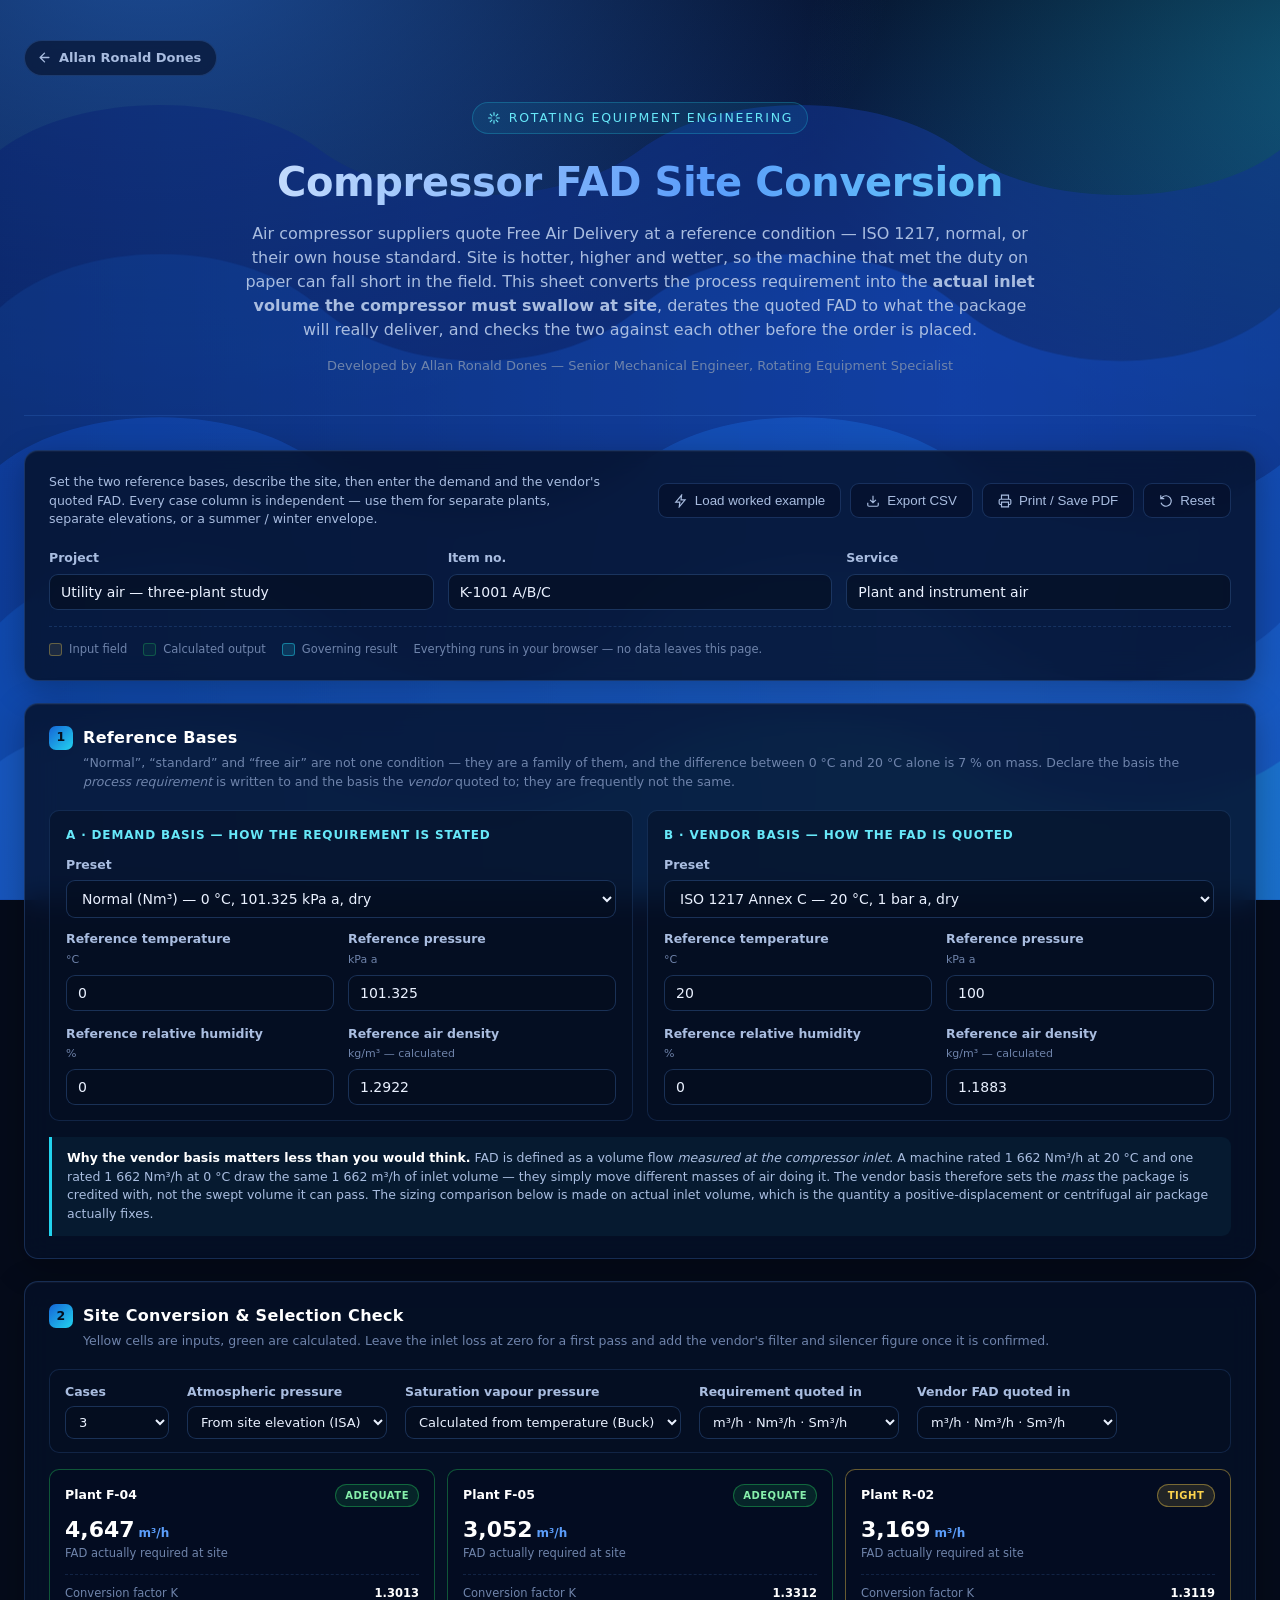
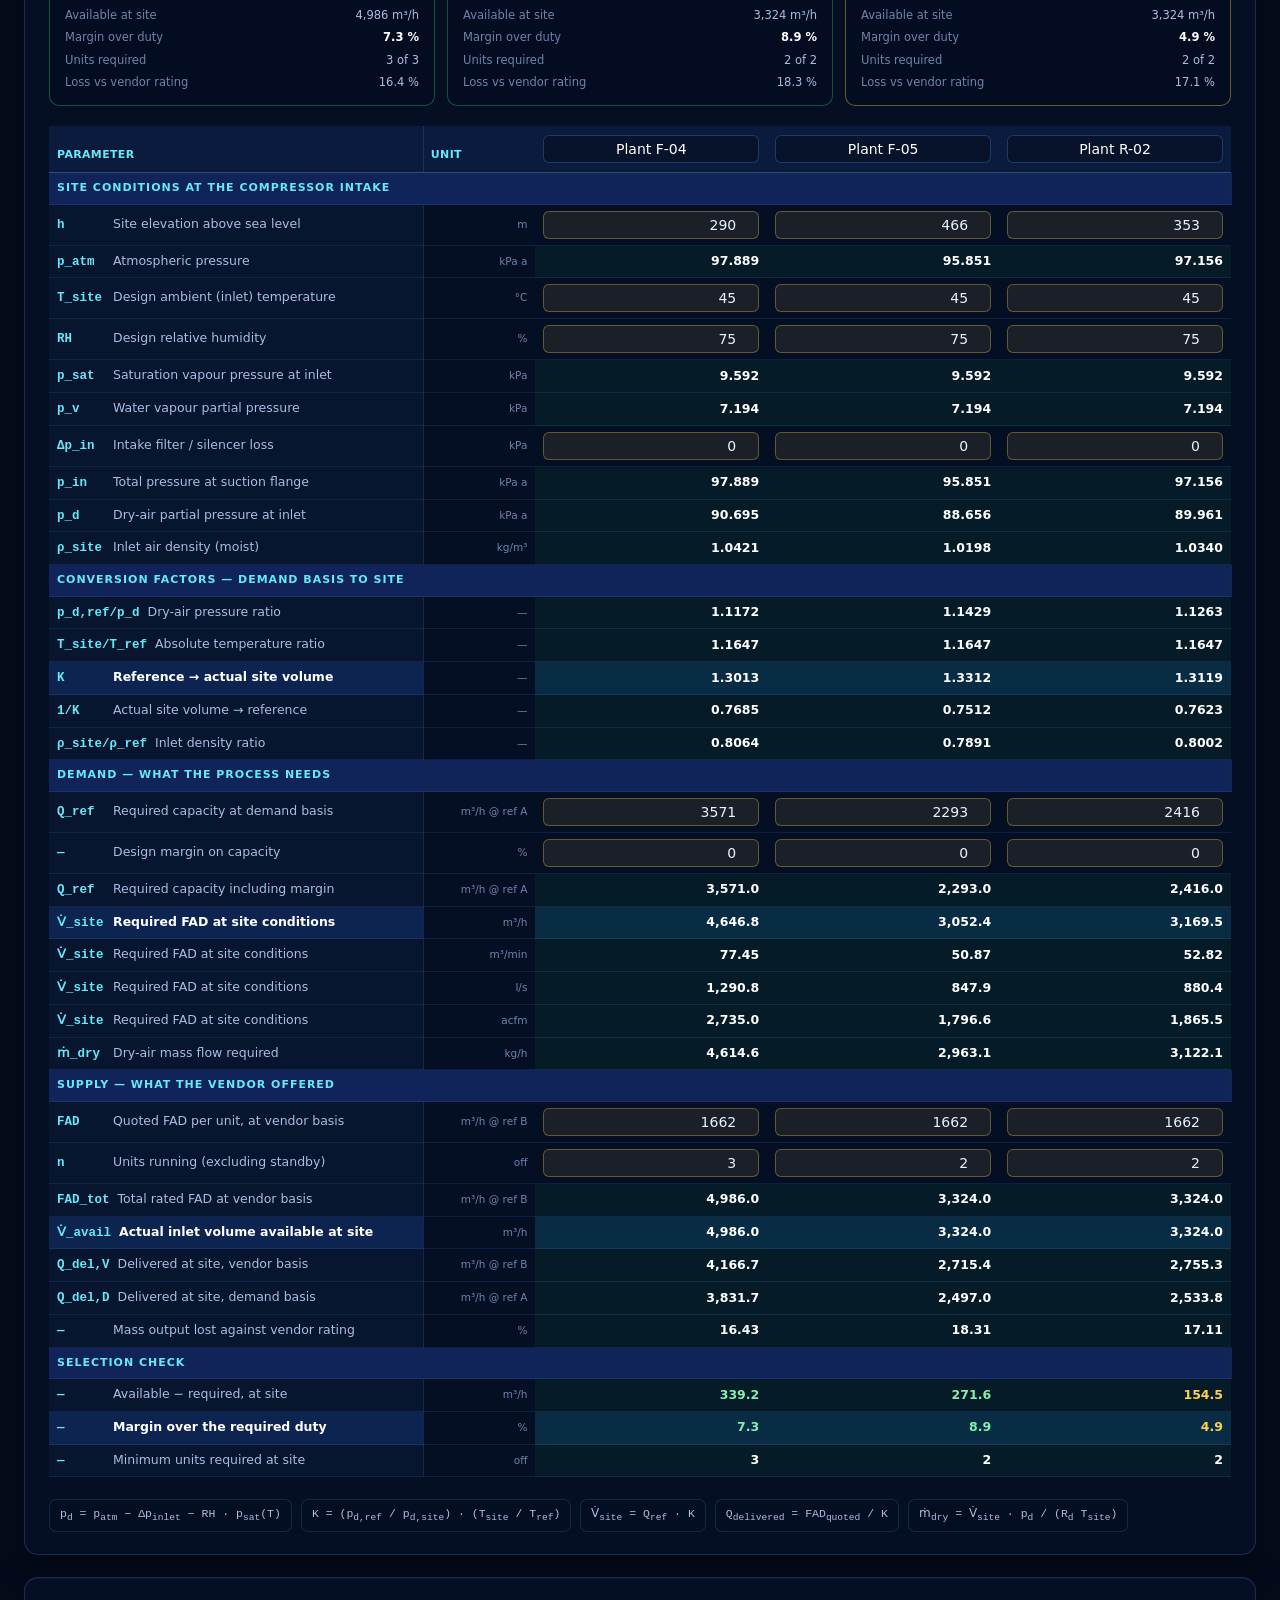
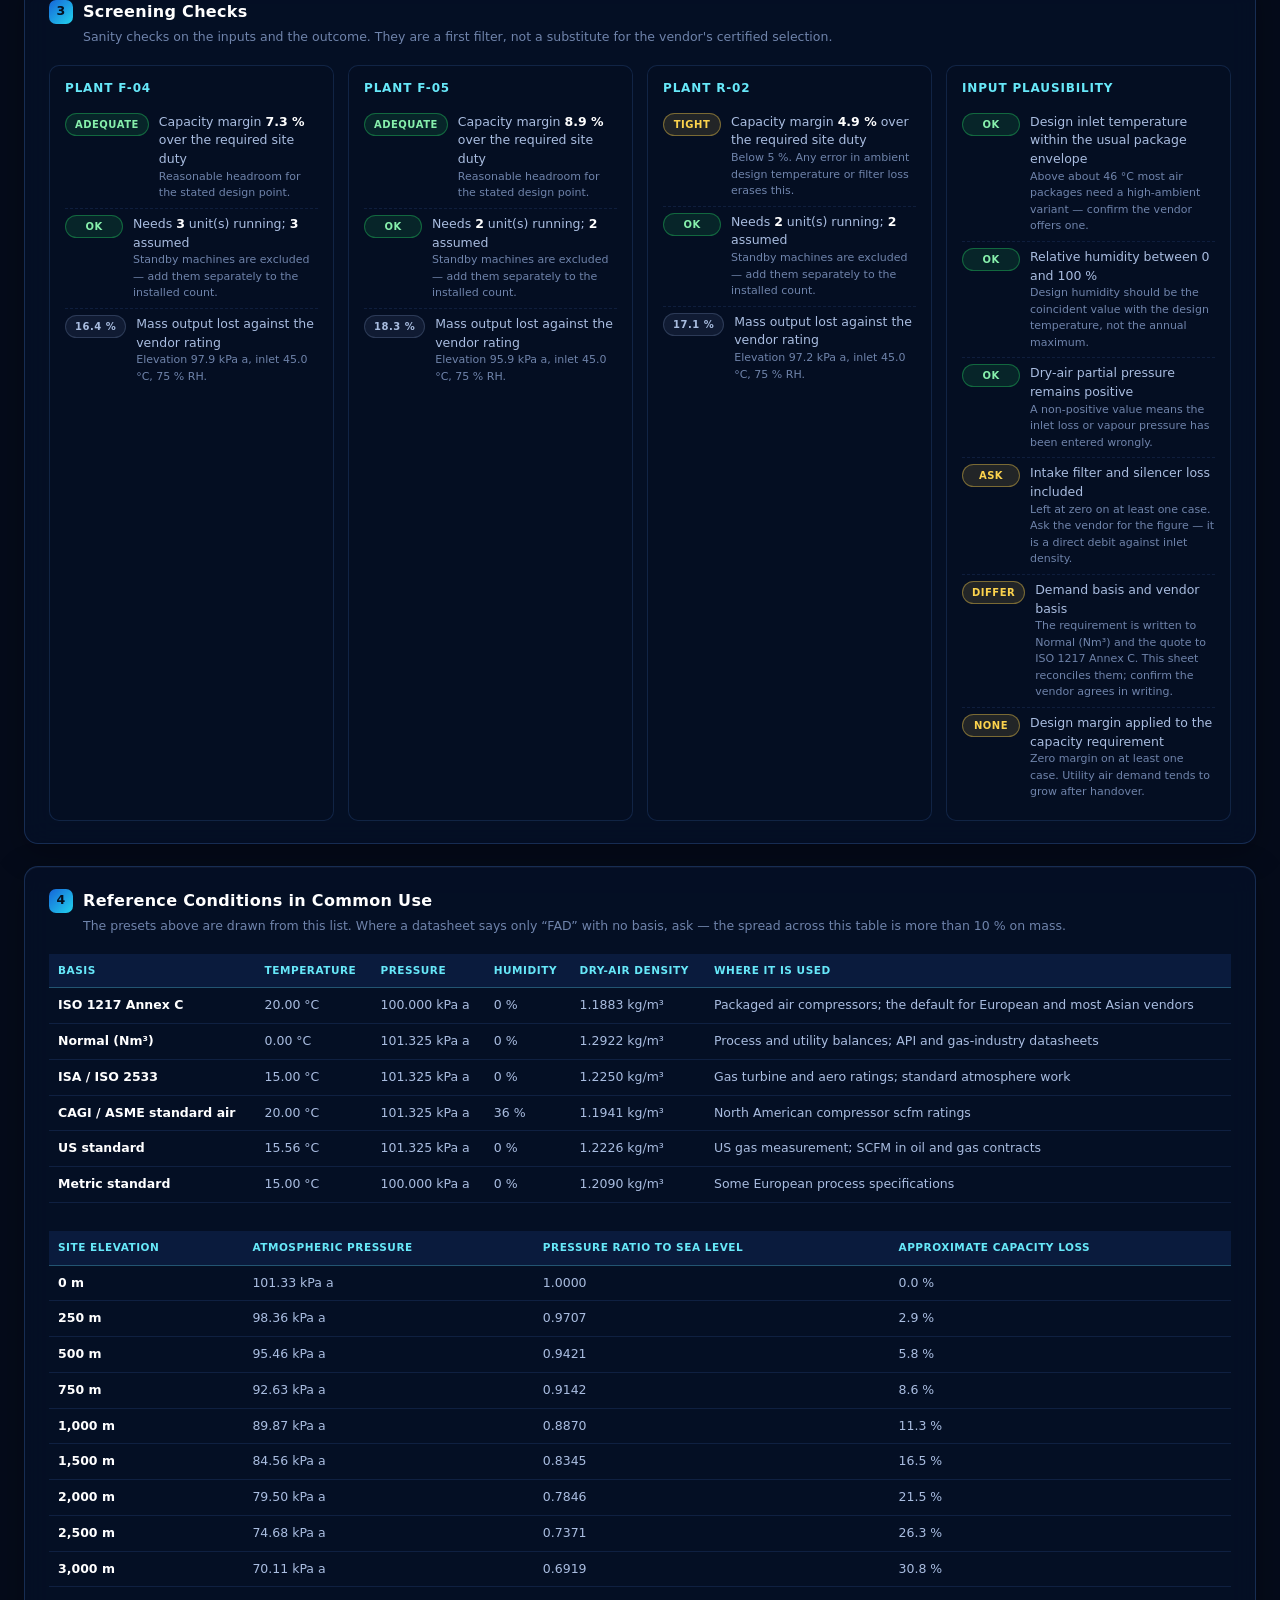
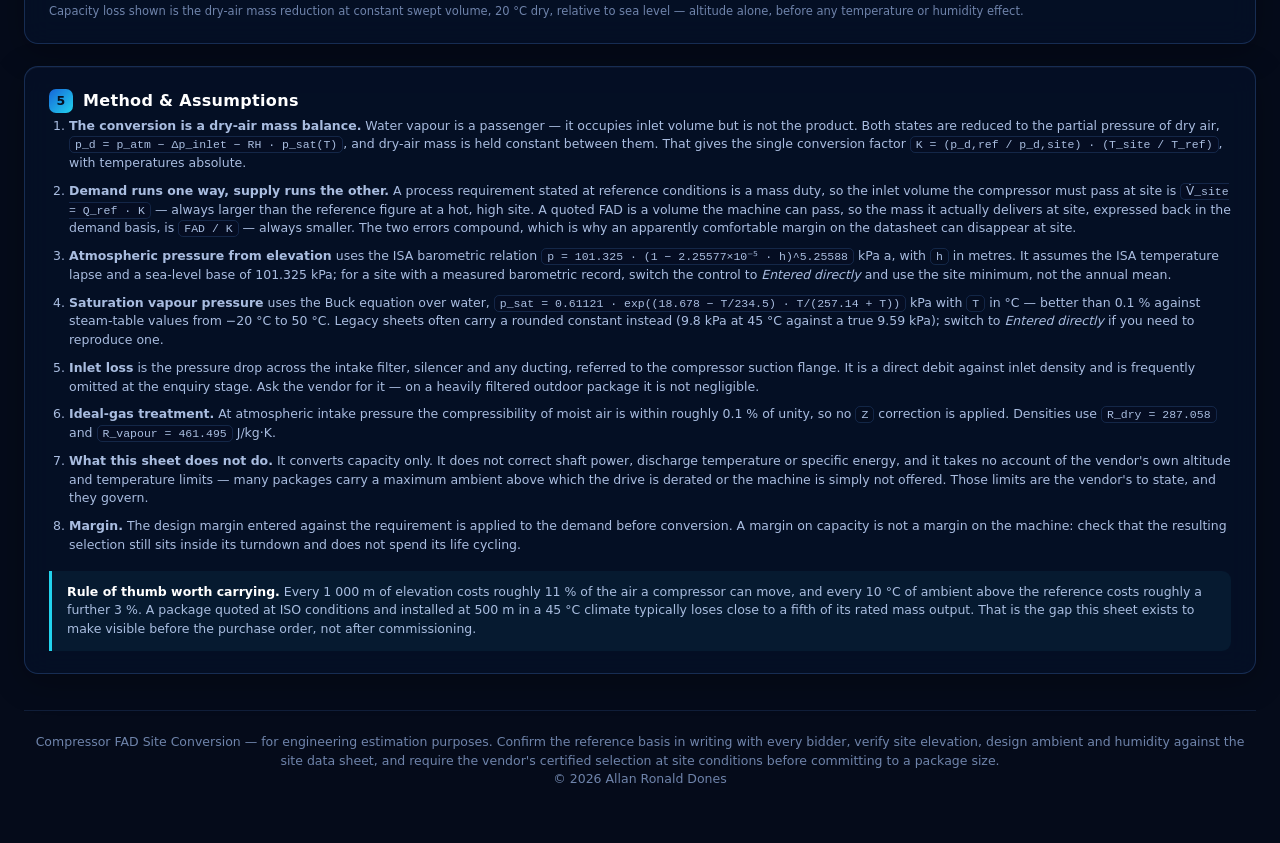
<file: tools/compressor-fad-site-conversion.html>
<!doctype html>
<html lang="en">
<head>
<meta charset="UTF-8">
<meta name="viewport" content="width=device-width, initial-scale=1.0">
<title>Compressor FAD Site Conversion — Normal / ISO to Actual Site Conditions | Allan Ronald Dones</title>
<meta name="description" content="Convert compressor Free Air Delivery quoted at ISO 1217 or normal reference conditions to actual site conditions — altitude, ambient temperature, humidity and inlet losses — and size the selection against the process requirement.">
<meta name="author" content="Allan Ronald Dones">
<link rel="canonical" href="https://allanronalddones.com/tools/compressor-fad-site-conversion">

<!-- Social preview (shown when the link is shared from the main site) -->
<meta property="og:type" content="website">
<meta property="og:url" content="https://allanronalddones.com/tools/compressor-fad-site-conversion">
<meta property="og:title" content="Compressor FAD Site Conversion — Normal / ISO to Actual Site Conditions">
<meta property="og:site_name" content="Allan Ronald Dones — Rotating Equipment Engineering">
<meta property="og:description" content="Convert Free Air Delivery quoted at ISO 1217 or normal reference conditions to actual site conditions and check the selection against the process requirement.">
<meta name="twitter:card" content="summary">
<meta name="twitter:title" content="Compressor FAD Site Conversion">
<meta name="twitter:description" content="Normal / ISO Free Air Delivery converted to actual site conditions, with a selection sufficiency check.">

<!-- Inline SVG favicon — keeps the page self-contained (no separate .ico request) -->
<link rel="icon" href="data:image/svg+xml,%3Csvg xmlns='http://www.w3.org/2000/svg' viewBox='0 0 64 64'%3E%3Crect width='64' height='64' rx='12' fill='%230a2472'/%3E%3Ccircle cx='32' cy='32' r='16' fill='none' stroke='%232f7ef0' stroke-width='3'/%3E%3Cpath d='M32 32 L32 14 A18 18 0 0 1 47 23 Z' fill='%2322d3ee'/%3E%3Cpath d='M32 32 L47 41 A18 18 0 0 1 17 41 Z' fill='%235b9dfa'/%3E%3Cpath d='M32 32 L17 23 A18 18 0 0 1 32 14 Z' fill='%23177fe0'/%3E%3Ccircle cx='32' cy='32' r='4' fill='%23eaf1ff'/%3E%3C/svg%3E">
<style>
  :root{
    --navy-950:#050b1a;
    --navy-900:#08132b;
    --navy-800:#0c1c3f;
    --navy-700:#0f2551;
    --blue-600:#1450c9;
    --blue-500:#1565d8;
    --blue-400:#2f7ef0;
    --blue-300:#5b9dfa;
    --cyan-400:#22d3ee;
    --cyan-300:#67e8f9;
    --text-primary:#eaf1ff;
    --text-secondary:#a9bde0;
    --text-muted:#6f84ab;
    --card-bg:rgba(6,16,40,0.82);
    --card-border:rgba(91,157,250,0.22);
    --ok-500:#22c55e;
    --ok-300:#86efac;
    --bad-500:#ef4444;
    --bad-300:#fca5a5;
    --warn-300:#fcd34d;
    --radius:14px;
    /* Input / output cell tinting mirrors the source workbook's colour key:
       yellow = user input, green = calculated output. */
    --in-bg:rgba(252,211,77,0.09);
    --in-border:rgba(252,211,77,0.32);
    --out-bg:rgba(34,197,94,0.07);
  }

  *{box-sizing:border-box;}
  html,body{margin:0;padding:0;}
  body{
    font-family:'Segoe UI', 'Inter', system-ui, -apple-system, Roboto, Helvetica, Arial, sans-serif;
    color:var(--text-primary);
    background:var(--navy-950);
    min-height:100vh;
    line-height:1.5;
  }

  /* ---------- Layered background: base wash → animated waves ---------- */

  .bg-base{
    position:fixed;
    inset:0;
    z-index:0;
    pointer-events:none;
    background:
      radial-gradient(1200px 800px at 12% -8%, rgba(47,126,240,0.55), transparent 62%),
      radial-gradient(1000px 700px at 108% 8%, rgba(34,211,238,0.34), transparent 58%),
      radial-gradient(900px 900px at 50% 115%, rgba(21,101,216,0.42), transparent 60%),
      linear-gradient(180deg, #06122e 0%, #0d2a63 40%, #071431 100%);
    background-color:#06122e;
  }

  .bg-waves{
    position:fixed;
    inset:0;
    z-index:0;
    pointer-events:none;
    overflow:hidden;
  }
  .bg-waves svg{ width:100%; height:100%; display:block; }
  .wv path{ will-change:transform; }
  .wv1{ animation:driftL 52s linear infinite; }
  .wv2{ animation:driftR 43s linear infinite; }
  .wv3{ animation:driftL 36s linear infinite; }
  .wv4{ animation:driftR 29s linear infinite; }
  .wv5{ animation:driftL 23s linear infinite; }

  @keyframes driftL{
    from{ transform:translateX(0); }
    to  { transform:translateX(-1440px); }
  }
  @keyframes driftR{
    from{ transform:translateX(-1440px); }
    to  { transform:translateX(0); }
  }
  @media (prefers-reduced-motion: reduce){
    .wv1,.wv2,.wv3,.wv4,.wv5{ animation:none; }
  }

  /* ---------- Back-link to main site ---------- */
  /* href="/" is site-root relative — resolves correctly on any domain. */
  .back-link{
    display:inline-flex;
    align-items:center;
    gap:7px;
    margin-bottom:26px;
    font-size:13px;
    font-weight:600;
    color:var(--text-secondary);
    text-decoration:none;
    border:1px solid var(--card-border);
    background:rgba(6,16,40,0.62);
    padding:7px 15px 7px 12px;
    border-radius:999px;
    backdrop-filter:blur(10px);
    -webkit-backdrop-filter:blur(10px);
    transition:color .15s, border-color .15s, background .15s;
  }
  .back-link:hover, .back-link:focus-visible{
    color:#fff;
    border-color:var(--cyan-400);
    background:rgba(6,16,40,0.9);
  }
  .back-link svg{ width:15px; height:15px; flex:0 0 15px; }

  .wrap{
    position:relative;
    z-index:1;
    max-width:1320px;
    margin:0 auto;
    padding:40px 24px 80px;
  }

  header.hero{
    text-align:center;
    margin-bottom:34px;
    padding-bottom:26px;
    border-bottom:1px solid rgba(91,157,250,0.16);
  }
  .kicker{
    display:inline-flex;
    align-items:center;
    gap:8px;
    font-size:12.5px;
    letter-spacing:.14em;
    text-transform:uppercase;
    color:var(--cyan-300);
    background:rgba(34,211,238,0.08);
    border:1px solid rgba(34,211,238,0.25);
    padding:6px 14px;
    border-radius:999px;
    margin-bottom:18px;
  }
  .kicker svg{width:14px;height:14px;}
  h1{
    font-size:clamp(26px,3.6vw,40px);
    margin:0 0 10px;
    font-weight:700;
    letter-spacing:-0.01em;
    background:linear-gradient(90deg, #fff 0%, var(--blue-300) 55%, var(--cyan-300) 100%);
    -webkit-background-clip:text;
    background-clip:text;
    color:transparent;
  }
  .subtitle{
    color:var(--text-secondary);
    font-size:16px;
    max-width:800px;
    margin:0 auto 4px;
  }
  .byline{
    color:var(--text-muted);
    font-size:13px;
    margin-top:14px;
  }

  .card{
    background:var(--card-bg);
    border:1px solid var(--card-border);
    border-radius:var(--radius);
    padding:22px 24px;
    margin-bottom:22px;
    backdrop-filter:blur(14px);
    -webkit-backdrop-filter:blur(14px);
    box-shadow:0 8px 32px rgba(0,0,0,0.28), inset 0 1px 0 rgba(255,255,255,0.04);
  }
  .card h2{
    margin:0 0 4px;
    font-size:16px;
    font-weight:700;
    letter-spacing:.02em;
    color:#fff;
    display:flex;
    align-items:center;
    gap:10px;
    flex-wrap:wrap;
  }
  .card h2 .num{
    display:inline-flex;
    align-items:center;
    justify-content:center;
    width:24px;height:24px;
    flex:0 0 24px;
    border-radius:7px;
    background:linear-gradient(135deg, var(--blue-500), var(--cyan-400));
    color:#04101f;
    font-size:12.5px;
    font-weight:800;
  }
  .card .hint{
    color:var(--text-muted);
    font-size:12.5px;
    margin:0 0 18px;
    padding-left:34px;
  }
  .card .hint a{color:var(--blue-300);}

  .field-row{
    display:grid;
    grid-template-columns:repeat(4,1fr);
    gap:14px;
    margin-bottom:14px;
  }
  .field-row.three{grid-template-columns:repeat(3,1fr);}
  .field-row.two{grid-template-columns:repeat(2,1fr);}
  @media (max-width:860px){ .field-row, .field-row.three{grid-template-columns:repeat(2,1fr);} }
  @media (max-width:520px){ .field-row, .field-row.three, .field-row.two{grid-template-columns:1fr;} }

  label{
    display:block;
    font-size:12.5px;
    color:var(--text-secondary);
    margin-bottom:6px;
    font-weight:600;
  }
  .note-inline{
    color:var(--text-muted);
    font-size:11px;
    display:block;
    margin-top:3px;
    font-weight:400;
  }

  input[type="number"], input[type="text"], select{
    width:100%;
    background:rgba(5,14,32,0.65);
    border:1px solid rgba(91,157,250,0.25);
    color:var(--text-primary);
    padding:9px 11px;
    border-radius:9px;
    font-size:14px;
    font-family:inherit;
    transition:border-color .15s, box-shadow .15s;
  }
  input[type="number"]:focus, input[type="text"]:focus, select:focus{
    outline:none;
    border-color:var(--cyan-400);
    box-shadow:0 0 0 3px rgba(34,211,238,0.15);
  }
  select{cursor:pointer;}

  /* ---------- Toolbar ---------- */
  .toolbar{
    display:flex;
    flex-wrap:wrap;
    gap:14px;
    align-items:center;
    justify-content:space-between;
  }
  .btn-row{display:flex;flex-wrap:wrap;gap:9px;}
  .btn{
    display:inline-flex;
    align-items:center;
    gap:7px;
    border:1px solid var(--card-border);
    background:rgba(6,16,40,0.62);
    color:var(--text-secondary);
    font:600 12.5px/1 inherit;
    padding:9px 15px;
    border-radius:9px;
    cursor:pointer;
    transition:color .15s, border-color .15s, background .15s;
  }
  .btn:hover{ color:#fff; border-color:var(--cyan-400); background:rgba(6,16,40,0.92); }
  .btn svg{width:14px;height:14px;flex:0 0 14px;}

  /* Control strip above the calculation table */
  .ctrl-strip{
    display:flex;
    flex-wrap:wrap;
    gap:18px;
    align-items:flex-end;
    margin:0 0 16px;
    padding:13px 15px;
    background:rgba(5,14,32,0.5);
    border:1px solid rgba(91,157,250,0.16);
    border-radius:10px;
  }
  .ctrl-strip .fld{min-width:200px;}
  .ctrl-strip label{margin-bottom:5px;}
  .ctrl-strip select{padding:7px 9px;font-size:13px;}
  .ctrl-strip .fld.narrow{min-width:104px;}

  .legend{
    display:flex;
    flex-wrap:wrap;
    gap:16px;
    margin-top:16px;
    padding-top:14px;
    border-top:1px dashed rgba(91,157,250,0.18);
    font-size:11.5px;
    color:var(--text-muted);
  }
  .legend span{display:inline-flex;align-items:center;gap:7px;}
  .swatch{display:inline-block;width:13px;height:13px;border-radius:3px;border:1px solid;flex:0 0 13px;}
  .swatch.in{background:var(--in-bg);border-color:var(--in-border);}
  .swatch.out{background:var(--out-bg);border-color:rgba(34,197,94,0.3);}
  .swatch.key{background:rgba(34,211,238,0.15);border-color:rgba(34,211,238,0.45);}

  /* ---------- Case calculation table ---------- */
  .table-scroll{
    overflow-x:auto;
    margin:0 -4px;
    padding:0 4px 6px;
  }
  table.calc{
    width:100%;
    border-collapse:separate;
    border-spacing:0;
    font-size:12.5px;
    font-variant-numeric:tabular-nums;
  }
  table.calc th, table.calc td{
    border-bottom:1px solid rgba(91,157,250,0.13);
    padding:6px 8px;
    text-align:right;
    white-space:nowrap;
  }
  /* Parameter column stays pinned while the case columns scroll. */
  table.calc th.pname, table.calc td.pname{
    text-align:left;
    position:sticky;
    left:0;
    z-index:2;
    background:#08152f;
    min-width:300px;
    box-shadow:1px 0 0 rgba(91,157,250,0.18);
    white-space:normal;
  }
  table.calc thead th{
    position:sticky;
    top:0;
    z-index:3;
    background:#0a1b3d;
    color:var(--cyan-300);
    font-size:11px;
    font-weight:700;
    letter-spacing:.03em;
    text-transform:uppercase;
    vertical-align:bottom;
    padding:9px 8px;
    border-bottom:1px solid rgba(103,232,249,0.28);
    min-width:132px;
  }
  table.calc thead th.pname{ z-index:4; background:#0a1b3d; }
  table.calc thead th.uhead{ min-width:100px; text-align:left; }
  table.calc thead th input{
    width:100%;
    min-width:110px;
    background:rgba(5,14,32,0.6);
    border:1px solid rgba(91,157,250,0.28);
    color:#fff;
    padding:5px 7px;
    border-radius:6px;
    font:700 11.5px/1.3 inherit;
    text-align:center;
    text-transform:none;
    letter-spacing:0;
  }
  table.calc thead th input:focus{
    outline:none;
    border-color:var(--cyan-400);
    box-shadow:0 0 0 2px rgba(34,211,238,0.18);
  }

  tr.sec td{
    background:rgba(21,101,216,0.16);
    color:var(--cyan-300);
    font-weight:700;
    font-size:11px;
    letter-spacing:.09em;
    text-transform:uppercase;
    padding:7px 8px;
  }
  tr.sec td.pname{ background:#10245a; }

  td.pname .sym{
    display:inline-block;
    min-width:56px;
    padding-right:8px;
    color:var(--cyan-300);
    font-weight:700;
    font-family:'Cascadia Code','Consolas',monospace;
  }
  td.pname .pdesc{ color:var(--text-secondary); }

  td.u{
    color:var(--text-muted);
    font-size:10.5px;
    text-align:left;
    min-width:100px;
    white-space:nowrap;
  }
  td.out{ color:#fff; font-weight:600; background:var(--out-bg); }
  tr.hl td.out{ background:rgba(34,211,238,0.15); }
  tr.hl td.pname{ background:#0d2450; }
  tr.hl td.pname .pdesc{ color:#fff; font-weight:600; }
  td.flag-bad{ color:var(--bad-300) !important; }
  td.flag-warn{ color:var(--warn-300) !important; }
  td.flag-ok{ color:var(--ok-300) !important; }

  table.calc input{
    width:100%;
    min-width:96px;
    background:var(--in-bg);
    border:1px solid var(--in-border);
    color:var(--text-primary);
    padding:5px 7px;
    border-radius:6px;
    font:600 12.5px/1.3 inherit;
    text-align:right;
    font-variant-numeric:tabular-nums;
  }
  table.calc input:focus{
    outline:none;
    border-color:var(--cyan-400);
    box-shadow:0 0 0 2px rgba(34,211,238,0.18);
  }
  table.calc input:disabled{
    background:rgba(91,157,250,0.05);
    border-color:rgba(91,157,250,0.16);
    color:var(--text-muted);
    font-weight:500;
  }

  /* ---------- Per-case verdict cards ---------- */
  .vgrid{
    display:grid;
    grid-template-columns:repeat(auto-fit,minmax(250px,1fr));
    gap:12px;
    margin:0 0 20px;
  }
  .vcard{
    background:rgba(5,14,32,0.55);
    border:1px solid rgba(91,157,250,0.18);
    border-radius:10px;
    padding:14px 15px;
  }
  .vcard.ok{ border-color:rgba(34,197,94,0.4); }
  .vcard.bad{ border-color:rgba(239,68,68,0.45); }
  .vcard.warn{ border-color:rgba(252,211,77,0.4); }
  .vcard .vhead{
    display:flex;
    align-items:center;
    justify-content:space-between;
    gap:10px;
    margin-bottom:10px;
  }
  .vcard .vtitle{
    font-size:12.5px;
    font-weight:700;
    color:#fff;
    overflow:hidden;
    text-overflow:ellipsis;
    white-space:nowrap;
  }
  .vcard .vbig{
    font-size:22px;
    font-weight:700;
    color:#fff;
    font-variant-numeric:tabular-nums;
    line-height:1.15;
  }
  .vcard .vbig .runit{
    font-size:12px;
    color:var(--blue-300);
    font-weight:600;
    margin-left:4px;
  }
  .vcard .vsub{
    font-size:11.5px;
    color:var(--text-muted);
    margin-top:2px;
  }
  .vcard dl{
    margin:12px 0 0;
    padding-top:10px;
    border-top:1px dashed rgba(91,157,250,0.16);
    display:grid;
    grid-template-columns:1fr auto;
    gap:5px 10px;
    font-size:11.5px;
  }
  .vcard dt{ color:var(--text-muted); }
  .vcard dd{
    margin:0;
    color:var(--text-secondary);
    font-variant-numeric:tabular-nums;
    text-align:right;
  }
  .vcard dd strong{ color:#fff; font-weight:600; }

  /* ---------- Screening checks ---------- */
  .chk-grid{ display:grid; grid-template-columns:repeat(auto-fit,minmax(280px,1fr)); gap:14px; }
  .chk-block{
    background:rgba(5,14,32,0.5);
    border:1px solid rgba(91,157,250,0.16);
    border-radius:10px;
    padding:13px 15px;
  }
  .chk-block h4{
    margin:0 0 10px;
    font-size:12px;
    color:var(--cyan-300);
    text-transform:uppercase;
    letter-spacing:.07em;
  }
  ul.chk{ margin:0; padding:0; list-style:none; font-size:12.5px; }
  ul.chk li{
    display:flex;
    gap:10px;
    align-items:flex-start;
    padding:6px 0;
    border-bottom:1px dashed rgba(91,157,250,0.12);
    color:var(--text-secondary);
  }
  ul.chk li:last-child{border-bottom:none;}
  ul.chk li .ctext strong{color:#fff;font-weight:600;}
  ul.chk li .cnote{display:block;color:var(--text-muted);font-size:11px;}

  .badge{
    display:inline-block;
    padding:3px 9px;
    border-radius:999px;
    font-size:10px;
    font-weight:800;
    letter-spacing:.05em;
    border:1px solid;
    white-space:nowrap;
    flex:0 0 auto;
    min-width:58px;
    text-align:center;
  }
  .badge.ok{ background:rgba(34,197,94,0.13); border-color:rgba(34,197,94,0.42); color:var(--ok-300); }
  .badge.bad{ background:rgba(239,68,68,0.13); border-color:rgba(239,68,68,0.42); color:var(--bad-300); }
  .badge.warn{ background:rgba(252,211,77,0.12); border-color:rgba(252,211,77,0.4); color:var(--warn-300); }
  .badge.neutral{ background:rgba(111,132,171,0.12); border-color:rgba(111,132,171,0.3); color:var(--text-secondary); }

  /* ---------- Reference tables ---------- */
  table.ref{
    width:100%;
    border-collapse:separate;
    border-spacing:0;
    font-size:12.5px;
    font-variant-numeric:tabular-nums;
    min-width:560px;
  }
  table.ref th{
    background:#0a1b3d;
    color:var(--cyan-300);
    font-size:10.5px;
    font-weight:700;
    letter-spacing:.05em;
    text-transform:uppercase;
    padding:9px;
    text-align:left;
    border-bottom:1px solid rgba(103,232,249,0.28);
  }
  table.ref td{
    padding:8px 9px;
    border-bottom:1px solid rgba(91,157,250,0.13);
    color:var(--text-secondary);
  }
  table.ref td:first-child{color:#fff;font-weight:600;white-space:nowrap;}
  table.ref code, ol.notes code, .formula-chip{
    font-family:'Cascadia Code','Consolas',monospace;
  }

  /* ---------- Notes ---------- */
  ol.notes{
    margin:0;
    padding-left:20px;
    color:var(--text-secondary);
    font-size:12.5px;
  }
  ol.notes li{ margin-bottom:9px; }
  ol.notes code{
    background:rgba(5,14,32,0.6);
    border:1px solid rgba(91,157,250,0.18);
    padding:1px 5px;
    border-radius:5px;
    font-size:11.5px;
  }

  .callout{
    border-left:3px solid var(--cyan-400);
    background:rgba(34,211,238,0.06);
    border-radius:0 9px 9px 0;
    padding:12px 15px;
    font-size:12.5px;
    color:var(--text-secondary);
    margin-top:16px;
  }
  .callout strong{color:#fff;}

  .formula-strip{
    display:flex;
    flex-wrap:wrap;
    gap:9px;
    margin-top:16px;
  }
  .formula-chip{
    font-size:11.5px;
    color:var(--text-secondary);
    background:rgba(5,14,32,0.5);
    border:1px solid rgba(91,157,250,0.18);
    padding:5px 10px;
    border-radius:7px;
  }

  footer{
    text-align:center;
    margin-top:36px;
    padding-top:22px;
    border-top:1px solid rgba(91,157,250,0.14);
    color:var(--text-muted);
    font-size:12.5px;
  }
  footer a{color:var(--blue-300);text-decoration:none;}
  footer a:hover{text-decoration:underline;}

  /* ---------- Print: flip to a light, ink-friendly calculation sheet ---------- */
  @media print{
    .bg-base,.bg-waves,.back-link,.btn-row,.no-print{display:none !important;}
    body{background:#fff;color:#111;}
    .wrap{max-width:none;padding:0;}
    h1{color:#0a2472 !important;-webkit-text-fill-color:#0a2472;background:none;}
    .subtitle,.byline,.card .hint,.legend{color:#444;}
    .card{
      background:#fff;border:1px solid #b9c6de;box-shadow:none;
      break-inside:avoid;page-break-inside:avoid;margin-bottom:14px;padding:14px 16px;
    }
    .card h2{color:#0a2472;}
    .card h2 .num{background:#0a2472;color:#fff;}
    table.calc, table.ref{min-width:0;font-size:9.5px;}
    table.calc th.pname, table.calc td.pname, table.calc thead th,
    table.calc thead th.pname, table.ref th, tr.sec td.pname{
      background:#eef2fa !important;color:#0a2472 !important;box-shadow:none;
    }
    table.calc thead th input{background:#fff;border:1px solid #ccd6e8;color:#111;}
    table.calc td, table.calc th, table.ref td, table.ref th{border-bottom:1px solid #ccd6e8;}
    td.out,tr.hl td.out,tr.sec td{background:#f3f7ff !important;color:#111 !important;}
    tr.hl td.pname .pdesc{color:#0a2472 !important;}
    td.pname .sym,td.pname .pdesc,td.u{color:#333 !important;}
    td.flag-bad{color:#b91c1c !important;}
    td.flag-warn{color:#92600a !important;}
    td.flag-ok{color:#166534 !important;}
    table.calc input{background:#fff;border:1px solid #ccd6e8;color:#111;}
    table.calc input:disabled{background:#f4f6fb;color:#555;}
    .vcard,.chk-block,.ctrl-strip{background:#f6f9ff;border-color:#ccd6e8;}
    .vcard .vtitle,.vcard .vbig{color:#0a2472;}
    .vcard .vsub,.vcard dt,.vcard dd,ul.chk li{color:#333;}
    .chk-block h4{color:#0a2472;}
    .badge.ok{background:#dcfce7;color:#166534;border-color:#86efac;}
    .badge.bad{background:#fee2e2;color:#991b1b;border-color:#fca5a5;}
    .badge.warn{background:#fef3c7;color:#92600a;border-color:#fcd34d;}
    .badge.neutral{background:#eef2fa;color:#334;border-color:#ccd6e8;}
    ol.notes,.callout,footer,.formula-chip{color:#333;}
    .callout,.formula-chip{background:#f3f7ff;}
    .table-scroll{overflow:visible;}
  }
</style>
</head>
<body>

<div class="bg-base"></div>

<div class="bg-waves" aria-hidden="true">
  <svg viewBox="0 0 2880 1200" preserveAspectRatio="none" xmlns="http://www.w3.org/2000/svg">
    <defs>
      <linearGradient id="wg1" x1="0" y1="0" x2="1" y2="0">
        <stop offset="0" stop-color="#0a2472"/><stop offset="0.5" stop-color="#153a9e"/><stop offset="1" stop-color="#0a2472"/>
      </linearGradient>
      <linearGradient id="wg2" x1="0" y1="0" x2="1" y2="0">
        <stop offset="0" stop-color="#123f8f"/><stop offset="0.5" stop-color="#1450c9"/><stop offset="1" stop-color="#123f8f"/>
      </linearGradient>
      <linearGradient id="wg3" x1="0" y1="0" x2="1" y2="0">
        <stop offset="0" stop-color="#1450c9"/><stop offset="0.5" stop-color="#1c6ee0"/><stop offset="1" stop-color="#1450c9"/>
      </linearGradient>
      <linearGradient id="wg4" x1="0" y1="0" x2="1" y2="0">
        <stop offset="0" stop-color="#1565d8"/><stop offset="0.5" stop-color="#2f7ef0"/><stop offset="1" stop-color="#1565d8"/>
      </linearGradient>
      <linearGradient id="wg5" x1="0" y1="0" x2="1" y2="0">
        <stop offset="0" stop-color="#2f7ef0"/><stop offset="0.5" stop-color="#22d3ee"/><stop offset="1" stop-color="#2f7ef0"/>
      </linearGradient>
    </defs>

    <g class="wv wv1" opacity="0.55">
      <path fill="url(#wg1)" d="M0,200 C180,120 540,120 720,200 C900,280 1260,280 1440,200 C1620,120 1980,120 2160,200 C2340,280 2700,280 2880,200 C3060,120 3420,120 3600,200 C3780,280 4140,280 4320,200 L4320,1200 L0,1200 Z"/>
    </g>
    <g class="wv wv2" opacity="0.48">
      <path fill="url(#wg2)" d="M0,410 C180,315 540,315 720,410 C900,505 1260,505 1440,410 C1620,315 1980,315 2160,410 C2340,505 2700,505 2880,410 C3060,315 3420,315 3600,410 C3780,505 4140,505 4320,410 L4320,1200 L0,1200 Z"/>
    </g>
    <g class="wv wv3" opacity="0.42">
      <path fill="url(#wg3)" d="M0,620 C180,535 540,535 720,620 C900,705 1260,705 1440,620 C1620,535 1980,535 2160,620 C2340,705 2700,705 2880,620 C3060,535 3420,535 3600,620 C3780,705 4140,705 4320,620 L4320,1200 L0,1200 Z"/>
    </g>
    <g class="wv wv4" opacity="0.34">
      <path fill="url(#wg4)" d="M0,830 C180,725 540,725 720,830 C900,935 1260,935 1440,830 C1620,725 1980,725 2160,830 C2340,935 2700,935 2880,830 C3060,725 3420,725 3600,830 C3780,935 4140,935 4320,830 L4320,1200 L0,1200 Z"/>
    </g>
    <g class="wv wv5" opacity="0.26">
      <path fill="url(#wg5)" d="M0,1015 C180,940 540,940 720,1015 C900,1090 1260,1090 1440,1015 C1620,940 1980,940 2160,1015 C2340,1090 2700,1090 2880,1015 C3060,940 3420,940 3600,1015 C3780,1090 4140,1090 4320,1015 L4320,1200 L0,1200 Z"/>
    </g>
  </svg>
</div>

<div class="wrap">

  <!-- Back to main site -->
  <a class="back-link" href="/" title="Back to allanronalddones.com">
    <svg viewBox="0 0 24 24" fill="none" stroke="currentColor" stroke-width="2.2" stroke-linecap="round" stroke-linejoin="round"><path d="M19 12H5M12 19l-7-7 7-7"/></svg>
    Allan Ronald Dones
  </a>

  <header class="hero">
    <span class="kicker">
      <svg viewBox="0 0 24 24" fill="none" stroke="currentColor" stroke-width="2"><path d="M12 2v6M12 16v6M4.9 4.9l4.2 4.2M14.9 14.9l4.2 4.2M2 12h6M16 12h6M4.9 19.1l4.2-4.2M14.9 9.1l4.2-4.2"/></svg>
      Rotating Equipment Engineering
    </span>
    <h1>Compressor FAD Site Conversion</h1>
    <p class="subtitle">Air compressor suppliers quote Free Air Delivery at a reference condition — ISO 1217, normal, or their own house standard. Site is hotter, higher and wetter, so the machine that met the duty on paper can fall short in the field. This sheet converts the process requirement into the <strong>actual inlet volume the compressor must swallow at site</strong>, derates the quoted FAD to what the package will really deliver, and checks the two against each other before the order is placed.</p>
    <p class="byline">Developed by Allan Ronald Dones — Senior Mechanical Engineer, Rotating Equipment Specialist</p>
  </header>

  <!-- ============ 0 · IDENTIFICATION ============ -->
  <div class="card">
    <div class="toolbar">
      <div style="font-size:12.5px;color:var(--text-secondary);max-width:560px;">
        Set the two reference bases, describe the site, then enter the demand and the vendor's
        quoted FAD. Every case column is independent — use them for separate plants,
        separate elevations, or a summer / winter envelope.
      </div>
      <div class="btn-row no-print">
        <button type="button" class="btn" id="btnSample">
          <svg viewBox="0 0 24 24" fill="none" stroke="currentColor" stroke-width="2"><path d="M13 2L3 14h7l-1 8 10-12h-7z"/></svg>
          Load worked example
        </button>
        <button type="button" class="btn" id="btnCsv">
          <svg viewBox="0 0 24 24" fill="none" stroke="currentColor" stroke-width="2"><path d="M21 15v4a2 2 0 01-2 2H5a2 2 0 01-2-2v-4M7 10l5 5 5-5M12 15V3"/></svg>
          Export CSV
        </button>
        <button type="button" class="btn" id="btnPrint">
          <svg viewBox="0 0 24 24" fill="none" stroke="currentColor" stroke-width="2"><path d="M6 9V2h12v7M6 18H4a2 2 0 01-2-2v-5a2 2 0 012-2h16a2 2 0 012 2v5a2 2 0 01-2 2h-2M6 14h12v8H6z"/></svg>
          Print / Save PDF
        </button>
        <button type="button" class="btn" id="btnReset">
          <svg viewBox="0 0 24 24" fill="none" stroke="currentColor" stroke-width="2"><path d="M3 2v6h6M3.5 15a9 9 0 1 0 2.1-9.4L3 8"/></svg>
          Reset
        </button>
      </div>
    </div>

    <div class="field-row three" style="margin-top:20px;margin-bottom:0;">
      <div>
        <label>Project</label>
        <input type="text" id="idProject" placeholder="Project name / number">
      </div>
      <div>
        <label>Item no.</label>
        <input type="text" id="idItem" placeholder="K-XXXXX A/B">
      </div>
      <div>
        <label>Service</label>
        <input type="text" id="idService" placeholder="e.g. Plant &amp; instrument air">
      </div>
    </div>

    <div class="legend">
      <span><i class="swatch in"></i> Input field</span>
      <span><i class="swatch out"></i> Calculated output</span>
      <span><i class="swatch key"></i> Governing result</span>
      <span>Everything runs in your browser — no data leaves this page.</span>
    </div>
  </div>

  <!-- ============ 1 · REFERENCE BASES ============ -->
  <div class="card">
    <h2><span class="num">1</span>Reference Bases</h2>
    <p class="hint">
      &ldquo;Normal&rdquo;, &ldquo;standard&rdquo; and &ldquo;free air&rdquo; are not one condition — they are a family of them, and the
      difference between 0&nbsp;°C and 20&nbsp;°C alone is 7&nbsp;% on mass. Declare the basis the <em>process
      requirement</em> is written to and the basis the <em>vendor</em> quoted to; they are frequently not the same.
    </p>

    <div class="field-row two" style="margin-bottom:0;">

      <div style="background:rgba(5,14,32,0.5);border:1px solid rgba(91,157,250,0.16);border-radius:10px;padding:15px 16px;">
        <h4 style="margin:0 0 12px;font-size:12px;color:var(--cyan-300);text-transform:uppercase;letter-spacing:.07em;">A · Demand basis — how the requirement is stated</h4>
        <div class="field-row two" style="margin-bottom:12px;">
          <div style="grid-column:1 / -1;">
            <label for="refPresetD">Preset</label>
            <select id="refPresetD"></select>
          </div>
        </div>
        <div class="field-row two" style="margin-bottom:0;">
          <div>
            <label for="refTd">Reference temperature <span class="note-inline">°C</span></label>
            <input type="number" id="refTd" step="0.1">
          </div>
          <div>
            <label for="refPd">Reference pressure <span class="note-inline">kPa a</span></label>
            <input type="number" id="refPd" step="0.001">
          </div>
          <div>
            <label for="refHd">Reference relative humidity <span class="note-inline">%</span></label>
            <input type="number" id="refHd" step="1">
          </div>
          <div>
            <label for="refDensD">Reference air density <span class="note-inline">kg/m³ — calculated</span></label>
            <input type="number" id="refDensD" disabled>
          </div>
        </div>
      </div>

      <div style="background:rgba(5,14,32,0.5);border:1px solid rgba(91,157,250,0.16);border-radius:10px;padding:15px 16px;">
        <h4 style="margin:0 0 12px;font-size:12px;color:var(--cyan-300);text-transform:uppercase;letter-spacing:.07em;">B · Vendor basis — how the FAD is quoted</h4>
        <div class="field-row two" style="margin-bottom:12px;">
          <div style="grid-column:1 / -1;">
            <label for="refPresetV">Preset</label>
            <select id="refPresetV"></select>
          </div>
        </div>
        <div class="field-row two" style="margin-bottom:0;">
          <div>
            <label for="refTv">Reference temperature <span class="note-inline">°C</span></label>
            <input type="number" id="refTv" step="0.1">
          </div>
          <div>
            <label for="refPv">Reference pressure <span class="note-inline">kPa a</span></label>
            <input type="number" id="refPv" step="0.001">
          </div>
          <div>
            <label for="refHv">Reference relative humidity <span class="note-inline">%</span></label>
            <input type="number" id="refHv" step="1">
          </div>
          <div>
            <label for="refDensV">Reference air density <span class="note-inline">kg/m³ — calculated</span></label>
            <input type="number" id="refDensV" disabled>
          </div>
        </div>
      </div>

    </div>

    <div class="callout">
      <strong>Why the vendor basis matters less than you would think.</strong> FAD is defined as a volume
      flow <em>measured at the compressor inlet</em>. A machine rated 1&nbsp;662&nbsp;Nm³/h at 20&nbsp;°C and one rated
      1&nbsp;662&nbsp;Nm³/h at 0&nbsp;°C draw the same 1&nbsp;662&nbsp;m³/h of inlet volume — they simply move different
      masses of air doing it. The vendor basis therefore sets the <em>mass</em> the package is credited with,
      not the swept volume it can pass. The sizing comparison below is made on actual inlet volume, which is
      the quantity a positive-displacement or centrifugal air package actually fixes.
    </div>
  </div>

  <!-- ============ 2 · CALCULATION ============ -->
  <div class="card">
    <h2><span class="num">2</span>Site Conversion &amp; Selection Check</h2>
    <p class="hint">Yellow cells are inputs, green are calculated. Leave the inlet loss at zero for a first pass and add the vendor's filter and silencer figure once it is confirmed.</p>

    <div class="ctrl-strip no-print">
      <div class="fld narrow">
        <label for="nCases">Cases</label>
        <select id="nCases">
          <option>1</option><option>2</option><option selected>3</option><option>4</option>
        </select>
      </div>
      <div class="fld">
        <label for="pAtmMode">Atmospheric pressure</label>
        <select id="pAtmMode">
          <option value="elev">From site elevation (ISA)</option>
          <option value="direct">Entered directly</option>
        </select>
      </div>
      <div class="fld">
        <label for="psatMode">Saturation vapour pressure</label>
        <select id="psatMode">
          <option value="auto">Calculated from temperature (Buck)</option>
          <option value="manual">Entered directly</option>
        </select>
      </div>
      <div class="fld">
        <label for="demUnit">Requirement quoted in</label>
        <select id="demUnit"></select>
      </div>
      <div class="fld">
        <label for="supUnit">Vendor FAD quoted in</label>
        <select id="supUnit"></select>
      </div>
    </div>

    <div class="vgrid" id="verdictGrid"></div>

    <div class="table-scroll">
      <table class="calc" id="mainTable">
        <thead id="mainHead"></thead>
        <tbody id="mainBody"></tbody>
      </table>
    </div>

    <div class="formula-strip">
      <span class="formula-chip">p<sub>d</sub> = p<sub>atm</sub> − Δp<sub>inlet</sub> − RH · p<sub>sat</sub>(T)</span>
      <span class="formula-chip">K = (p<sub>d,ref</sub> / p<sub>d,site</sub>) · (T<sub>site</sub> / T<sub>ref</sub>)</span>
      <span class="formula-chip">V̇<sub>site</sub> = Q<sub>ref</sub> · K</span>
      <span class="formula-chip">Q<sub>delivered</sub> = FAD<sub>quoted</sub> / K</span>
      <span class="formula-chip">ṁ<sub>dry</sub> = V̇<sub>site</sub> · p<sub>d</sub> / (R<sub>d</sub> T<sub>site</sub>)</span>
    </div>
  </div>

  <!-- ============ 3 · SCREENING CHECKS ============ -->
  <div class="card">
    <h2><span class="num">3</span>Screening Checks</h2>
    <p class="hint">Sanity checks on the inputs and the outcome. They are a first filter, not a substitute for the vendor's certified selection.</p>
    <div class="chk-grid" id="chkGrid"></div>
  </div>

  <!-- ============ 4 · REFERENCE DATA ============ -->
  <div class="card">
    <h2><span class="num">4</span>Reference Conditions in Common Use</h2>
    <p class="hint">The presets above are drawn from this list. Where a datasheet says only &ldquo;FAD&rdquo; with no basis, ask — the spread across this table is more than 10&nbsp;% on mass.</p>
    <div class="table-scroll">
      <table class="ref">
        <thead>
          <tr><th>Basis</th><th>Temperature</th><th>Pressure</th><th>Humidity</th><th>Dry-air density</th><th>Where it is used</th></tr>
        </thead>
        <tbody id="refTableBody"></tbody>
      </table>
    </div>

    <div class="table-scroll" style="margin-top:22px;">
      <table class="ref">
        <thead>
          <tr><th>Site elevation</th><th>Atmospheric pressure</th><th>Pressure ratio to sea level</th><th>Approximate capacity loss</th></tr>
        </thead>
        <tbody id="elevTableBody"></tbody>
      </table>
    </div>
    <p style="font-size:11.5px;color:var(--text-muted);margin:10px 0 0;">
      Capacity loss shown is the dry-air mass reduction at constant swept volume, 20&nbsp;°C dry, relative to sea level — altitude alone, before any temperature or humidity effect.
    </p>
  </div>

  <!-- ============ 5 · METHOD ============ -->
  <div class="card">
    <h2><span class="num">5</span>Method &amp; Assumptions</h2>
    <ol class="notes">
      <li><strong>The conversion is a dry-air mass balance.</strong> Water vapour is a passenger — it occupies inlet volume but is not the product. Both states are reduced to the partial pressure of dry air, <code>p_d = p_atm − Δp_inlet − RH · p_sat(T)</code>, and dry-air mass is held constant between them. That gives the single conversion factor <code>K = (p_d,ref / p_d,site) · (T_site / T_ref)</code>, with temperatures absolute.</li>

      <li><strong>Demand runs one way, supply runs the other.</strong> A process requirement stated at reference conditions is a mass duty, so the inlet volume the compressor must pass at site is <code>V̇_site = Q_ref · K</code> — always larger than the reference figure at a hot, high site. A quoted FAD is a volume the machine can pass, so the mass it actually delivers at site, expressed back in the demand basis, is <code>FAD / K</code> — always smaller. The two errors compound, which is why an apparently comfortable margin on the datasheet can disappear at site.</li>

      <li><strong>Atmospheric pressure from elevation</strong> uses the ISA barometric relation <code>p = 101.325 · (1 − 2.25577×10⁻⁵ · h)^5.25588</code> kPa a, with <code>h</code> in metres. It assumes the ISA temperature lapse and a sea-level base of 101.325&nbsp;kPa; for a site with a measured barometric record, switch the control to <em>Entered directly</em> and use the site minimum, not the annual mean.</li>

      <li><strong>Saturation vapour pressure</strong> uses the Buck equation over water, <code>p_sat = 0.61121 · exp((18.678 − T/234.5) · T/(257.14 + T))</code> kPa with <code>T</code> in °C — better than 0.1&nbsp;% against steam-table values from −20&nbsp;°C to 50&nbsp;°C. Legacy sheets often carry a rounded constant instead (9.8&nbsp;kPa at 45&nbsp;°C against a true 9.59&nbsp;kPa); switch to <em>Entered directly</em> if you need to reproduce one.</li>

      <li><strong>Inlet loss</strong> is the pressure drop across the intake filter, silencer and any ducting, referred to the compressor suction flange. It is a direct debit against inlet density and is frequently omitted at the enquiry stage. Ask the vendor for it — on a heavily filtered outdoor package it is not negligible.</li>

      <li><strong>Ideal-gas treatment.</strong> At atmospheric intake pressure the compressibility of moist air is within roughly 0.1&nbsp;% of unity, so no <code>Z</code> correction is applied. Densities use <code>R_dry = 287.058</code> and <code>R_vapour = 461.495</code>&nbsp;J/kg·K.</li>

      <li><strong>What this sheet does not do.</strong> It converts capacity only. It does not correct shaft power, discharge temperature or specific energy, and it takes no account of the vendor's own altitude and temperature limits — many packages carry a maximum ambient above which the drive is derated or the machine is simply not offered. Those limits are the vendor's to state, and they govern.</li>

      <li><strong>Margin.</strong> The design margin entered against the requirement is applied to the demand before conversion. A margin on capacity is not a margin on the machine: check that the resulting selection still sits inside its turndown and does not spend its life cycling.</li>
    </ol>

    <div class="callout">
      <strong>Rule of thumb worth carrying.</strong> Every 1&nbsp;000&nbsp;m of elevation costs roughly 11&nbsp;% of the air a
      compressor can move, and every 10&nbsp;°C of ambient above the reference costs roughly a further 3&nbsp;%. A
      package quoted at ISO conditions and installed at 500&nbsp;m in a 45&nbsp;°C climate typically loses close to a
      fifth of its rated mass output. That is the gap this sheet exists to make visible before the purchase order,
      not after commissioning.
    </div>
  </div>

  <footer>
    Compressor FAD Site Conversion — for engineering estimation purposes. Confirm the reference basis in writing with every bidder, verify site elevation, design ambient and humidity against the site data sheet, and require the vendor's certified selection at site conditions before committing to a package size.<br>
    © <span id="yr"></span> Allan Ronald Dones
  </footer>

</div>

<script>
(function(){
  'use strict';

  const $ = id => document.getElementById(id);

  /* ---------------------------------------------------------------
     Constants
  --------------------------------------------------------------- */
  const R_DRY = 287.058;      // J/kg·K
  const R_VAP = 461.495;      // J/kg·K
  const T0    = 273.15;       // K at 0 °C
  const P_SL  = 101.325;      // kPa a at sea level (ISA)
  const M3_PER_FT3 = 0.028316846592;

  /* Flow units. `f` converts the entered value into m³ per hour of the
     same air — the volume is the invariant, whatever prefix the unit carries. */
  const FLOWU = {
    m3h  : {lab:'m³/h  ·  Nm³/h  ·  Sm³/h',   short:'m³/h',   f:1},
    m3min: {lab:'m³/min  ·  Nm³/min',         short:'m³/min', f:60},
    ls   : {lab:'l/s',                        short:'l/s',    f:3.6},
    cfm  : {lab:'ft³/min  ·  cfm  ·  scfm',   short:'cfm',    f:M3_PER_FT3 * 60}
  };

  /* Reference bases in common use. psat is left null so it is computed
     from the preset temperature — none of these are defined with a
     vapour pressure that differs from saturation at their own temperature. */
  const PRESETS = {
    iso1217 : {lab:'ISO 1217 Annex C — 20 °C, 1 bar a, dry',           t:20,    p:100,     h:0,  where:'Packaged air compressors; the default for European and most Asian vendors'},
    normal  : {lab:'Normal (Nm³) — 0 °C, 101.325 kPa a, dry',          t:0,     p:101.325, h:0,  where:'Process and utility balances; API and gas-industry datasheets'},
    isa     : {lab:'ISA / ISO 2533 — 15 °C, 101.325 kPa a, dry',       t:15,    p:101.325, h:0,  where:'Gas turbine and aero ratings; standard atmosphere work'},
    cagi    : {lab:'CAGI / ASME standard air — 20 °C, 101.325 kPa a, 36 % RH', t:20, p:101.325, h:36, where:'North American compressor scfm ratings'},
    scfm60  : {lab:'US standard — 60 °F (15.56 °C), 14.696 psia, dry', t:15.556,p:101.325, h:0,  where:'US gas measurement; SCFM in oil and gas contracts'},
    metric1 : {lab:'Metric standard — 15 °C, 1 bar a, dry',            t:15,    p:100,     h:0,  where:'Some European process specifications'},
    custom  : {lab:'Custom — enter values below',                      t:null,  p:null,    h:null, where:'—'}
  };

  /* ---------------------------------------------------------------
     Physics
  --------------------------------------------------------------- */

  /* Buck equation over water — kPa, T in °C. */
  function psatOf(t){
    if (!isFinite(t)) return NaN;
    return 0.61121 * Math.exp((18.678 - t / 234.5) * (t / (257.14 + t)));
  }

  /* ISA barometric pressure — kPa a, h in metres. */
  function pAtmOf(h){
    if (!isFinite(h)) return NaN;
    return P_SL * Math.pow(1 - 2.25577e-5 * h, 5.25588);
  }

  /* Moist-air density from the two partial pressures, kPa in / kg·m⁻³ out. */
  function densityOf(pDry, pVap, tC){
    const Tk = tC + T0;
    return (pDry * 1000) / (R_DRY * Tk) + (pVap * 1000) / (R_VAP * Tk);
  }

  /* A reference state reduced to what the conversion needs. */
  function refState(t, p, rhPct){
    const pv = Math.max(0, Math.min(100, rhPct)) / 100 * psatOf(t);
    const pd = p - pv;
    return {t:t, p:p, rh:rhPct, pSat:psatOf(t), pVap:pv, pDry:pd,
            dens:densityOf(pd, pv, t), densDry:(pd * 1000) / (R_DRY * (t + T0))};
  }

  /* ---------------------------------------------------------------
     State
  --------------------------------------------------------------- */

  const DEFAULT_CASE = () => ({
    name:'Case', elev:0, pAtm:101.325, tAmb:35, rh:60, pSat:null,
    dpIn:0, qReq:1000, margin:10, fad:1200, nUnits:1
  });

  const ST = {
    nCases:3,
    pAtmMode:'elev',
    psatMode:'auto',
    demUnit:'m3h',
    supUnit:'m3h',
    refD:{preset:'normal',  t:0,  p:101.325, h:0},
    refV:{preset:'iso1217', t:20, p:100,     h:0},
    cases:[]
  };

  function seedCases(){
    ST.cases = [];
    for (let i = 0; i < 4; i++){
      const c = DEFAULT_CASE();
      c.name = 'Case ' + (i + 1);
      ST.cases.push(c);
    }
  }
  seedCases();

  /* ---------------------------------------------------------------
     Per-case computation
  --------------------------------------------------------------- */

  function computeCase(i){
    const c   = ST.cases[i];
    const rD  = refState(ST.refD.t, ST.refD.p, ST.refD.h);
    const rV  = refState(ST.refV.t, ST.refV.p, ST.refV.h);

    const pAtm = ST.pAtmMode === 'elev' ? pAtmOf(c.elev) : c.pAtm;
    const pSat = ST.psatMode === 'auto' ? psatOf(c.tAmb) : (c.pSat === null ? psatOf(c.tAmb) : c.pSat);
    const pVap = Math.max(0, Math.min(100, c.rh)) / 100 * pSat;
    const pIn  = pAtm - c.dpIn;
    const pDry = pIn - pVap;
    const Tk   = c.tAmb + T0;

    const dens    = densityOf(pDry, pVap, c.tAmb);
    const densDry = (pDry * 1000) / (R_DRY * Tk);

    /* The conversion factor, once per reference basis. */
    const kD = (rD.pDry / pDry) * (Tk / (rD.t + T0));
    const kV = (rV.pDry / pDry) * (Tk / (rV.t + T0));

    /* Demand — a mass duty stated at the demand basis. */
    const qRefRaw = c.qReq * FLOWU[ST.demUnit].f;      // ref-basis m³/h
    const qRef    = qRefRaw * (1 + c.margin / 100);
    const vSite   = qRef * kD;                          // actual inlet m³/h
    const mDry    = vSite * densDry;                    // kg/h of dry air

    /* Supply — a volume the package can pass. */
    const fadUnit = c.fad * FLOWU[ST.supUnit].f;        // actual inlet m³/h per unit
    const vAvail  = fadUnit * c.nUnits;
    const delD    = vAvail / kD;                        // delivered, demand basis
    const delV    = vAvail / kV;                        // delivered, vendor basis
    const ratedV  = vAvail;                             // rated, vendor basis (volume is the invariant)
    const derate  = (1 - 1 / kV) * 100;                 // % mass lost against the vendor rating

    const surplus  = vAvail - vSite;
    const marginPc = vSite > 0 ? surplus / vSite * 100 : NaN;
    const unitsReq = (fadUnit > 0 && isFinite(vSite)) ? Math.ceil(vSite / fadUnit - 1e-9) : NaN;

    return {
      rD:rD, rV:rV,
      pAtm:pAtm, pSat:pSat, pVap:pVap, pIn:pIn, pDry:pDry,
      dens:dens, densDry:densDry,
      pRatio:rD.pDry / pDry, tRatio:Tk / (rD.t + T0), densRatio:dens / rD.dens,
      kD:kD, kV:kV, kDinv:1 / kD,
      qRefRaw:qRefRaw, qRef:qRef,
      vSite:vSite, vSiteMin:vSite / 60, vSiteLs:vSite / 3.6, vSiteCfm:vSite / (M3_PER_FT3 * 60),
      mDry:mDry,
      fadUnit:fadUnit, vAvail:vAvail, ratedV:ratedV, delD:delD, delV:delV, derate:derate,
      surplus:surplus, marginPc:marginPc, unitsReq:unitsReq
    };
  }

  /* ---------------------------------------------------------------
     Row definitions
  --------------------------------------------------------------- */

  const ROWS = [
    {kind:'sec', label:'Site conditions at the compressor intake'},
    {kind:'in',  key:'elev',  sym:'h',      name:'Site elevation above sea level',      unit:'m',      dec:0, only:'elev'},
    {kind:'in',  key:'pAtm',  sym:'p_atm',  name:'Atmospheric pressure',                unit:'kPa a',  dec:3, only:'direct'},
    {kind:'out', key:'pAtm',  sym:'p_atm',  name:'Atmospheric pressure',                unit:'kPa a',  dec:3, only:'elev'},
    {kind:'in',  key:'tAmb',  sym:'T_site', name:'Design ambient (inlet) temperature',  unit:'°C',     dec:1},
    {kind:'in',  key:'rh',    sym:'RH',     name:'Design relative humidity',            unit:'%',      dec:0},
    {kind:'in',  key:'pSat',  sym:'p_sat',  name:'Saturation vapour pressure at inlet', unit:'kPa',    dec:3, onlyPsat:'manual'},
    {kind:'out', key:'pSat',  sym:'p_sat',  name:'Saturation vapour pressure at inlet', unit:'kPa',    dec:3, onlyPsat:'auto'},
    {kind:'out', key:'pVap',  sym:'p_v',    name:'Water vapour partial pressure',       unit:'kPa',    dec:3},
    {kind:'in',  key:'dpIn',  sym:'Δp_in',  name:'Intake filter / silencer loss',       unit:'kPa',    dec:2},
    {kind:'out', key:'pIn',   sym:'p_in',   name:'Total pressure at suction flange',    unit:'kPa a',  dec:3},
    {kind:'out', key:'pDry',  sym:'p_d',    name:'Dry-air partial pressure at inlet',   unit:'kPa a',  dec:3},
    {kind:'out', key:'dens',  sym:'ρ_site', name:'Inlet air density (moist)',           unit:'kg/m³',  dec:4},

    {kind:'sec', label:'Conversion factors — demand basis to site'},
    {kind:'out', key:'pRatio',    sym:'p_d,ref/p_d', name:'Dry-air pressure ratio',                unit:'—', dec:4},
    {kind:'out', key:'tRatio',    sym:'T_site/T_ref',name:'Absolute temperature ratio',            unit:'—', dec:4},
    {kind:'out', key:'kD',        sym:'K',           name:'Reference → actual site volume',        unit:'—', dec:4, hl:true},
    {kind:'out', key:'kDinv',     sym:'1/K',         name:'Actual site volume → reference',        unit:'—', dec:4},
    {kind:'out', key:'densRatio', sym:'ρ_site/ρ_ref',name:'Inlet density ratio',                   unit:'—', dec:4},

    {kind:'sec', label:'Demand — what the process needs'},
    {kind:'in',  key:'qReq',    sym:'Q_ref', name:'Required capacity at demand basis',         unit:'@demand', dec:1},
    {kind:'in',  key:'margin',  sym:'—',     name:'Design margin on capacity',                 unit:'%',       dec:1},
    {kind:'out', key:'qRef',    sym:'Q_ref', name:'Required capacity including margin',        unit:'@demand', dec:1},
    {kind:'out', key:'vSite',   sym:'V̇_site',name:'Required FAD at site conditions',           unit:'m³/h',    dec:1, hl:true},
    {kind:'out', key:'vSiteMin',sym:'V̇_site',name:'Required FAD at site conditions',           unit:'m³/min',  dec:2},
    {kind:'out', key:'vSiteLs', sym:'V̇_site',name:'Required FAD at site conditions',           unit:'l/s',     dec:1},
    {kind:'out', key:'vSiteCfm',sym:'V̇_site',name:'Required FAD at site conditions',           unit:'acfm',    dec:1},
    {kind:'out', key:'mDry',    sym:'ṁ_dry', name:'Dry-air mass flow required',                unit:'kg/h',    dec:1},

    {kind:'sec', label:'Supply — what the vendor offered'},
    {kind:'in',  key:'fad',    sym:'FAD',      name:'Quoted FAD per unit, at vendor basis',   unit:'@vendor', dec:1},
    {kind:'in',  key:'nUnits', sym:'n',        name:'Units running (excluding standby)',      unit:'off',     dec:0},
    {kind:'out', key:'ratedV', sym:'FAD_tot',  name:'Total rated FAD at vendor basis',        unit:'@vendorH',dec:1},
    {kind:'out', key:'vAvail', sym:'V̇_avail',  name:'Actual inlet volume available at site',  unit:'m³/h',    dec:1, hl:true},
    {kind:'out', key:'delV',   sym:'Q_del,V',  name:'Delivered at site, vendor basis',        unit:'@vendorH',dec:1},
    {kind:'out', key:'delD',   sym:'Q_del,D',  name:'Delivered at site, demand basis',        unit:'@demandH',dec:1},
    {kind:'out', key:'derate', sym:'—',        name:'Mass output lost against vendor rating', unit:'%',       dec:2, flag:'derate'},

    {kind:'sec', label:'Selection check'},
    {kind:'out', key:'surplus',  sym:'—', name:'Available − required, at site',        unit:'m³/h', dec:1, flag:'surplus'},
    {kind:'out', key:'marginPc', sym:'—', name:'Margin over the required duty',        unit:'%',    dec:1, hl:true, flag:'margin'},
    {kind:'out', key:'unitsReq', sym:'—', name:'Minimum units required at site',       unit:'off',  dec:0, flag:'units'}
  ];

  function rowVisible(r){
    if (r.only && r.only !== ST.pAtmMode) return false;
    if (r.onlyPsat && r.onlyPsat !== ST.psatMode) return false;
    return true;
  }

  /* Unit labels that follow the selected reference basis. */
  function unitLabel(u){
    const dl = FLOWU[ST.demUnit].short, vl = FLOWU[ST.supUnit].short;
    if (u === '@demand')  return dl + ' @ ref A';
    if (u === '@demandH') return dl + ' @ ref A';
    if (u === '@vendor')  return vl + ' @ ref B';
    if (u === '@vendorH') return vl + ' @ ref B';
    return u;
  }

  /* Output values held internally in m³/h need putting back into the
     unit the user chose for that side of the sheet. */
  function outScale(r){
    if (r.unit === '@demand' || r.unit === '@demandH') return 1 / FLOWU[ST.demUnit].f;
    if (r.unit === '@vendor' || r.unit === '@vendorH') return 1 / FLOWU[ST.supUnit].f;
    return 1;
  }

  /* ---------------------------------------------------------------
     Formatting
  --------------------------------------------------------------- */

  function fmt(v, dec){
    if (v === null || v === undefined || !isFinite(v)) return '—';
    return v.toLocaleString('en-GB', {minimumFractionDigits:dec, maximumFractionDigits:dec});
  }
  function esc(s){
    s = (s === null || s === undefined) ? '' : String(s);
    return /[",\n\r]/.test(s) ? '"' + s.replace(/"/g, '""') + '"' : s;
  }

  /* ---------------------------------------------------------------
     Rendering
  --------------------------------------------------------------- */

  function buildSelects(){
    const optHtml = Object.keys(PRESETS).map(k => '<option value="' + k + '">' + PRESETS[k].lab + '</option>').join('');
    $('refPresetD').innerHTML = optHtml;
    $('refPresetV').innerHTML = optHtml;
    const fu = Object.keys(FLOWU).map(k => '<option value="' + k + '">' + FLOWU[k].lab + '</option>').join('');
    $('demUnit').innerHTML = fu;
    $('supUnit').innerHTML = fu;
  }

  function syncRefInputs(){
    $('refPresetD').value = ST.refD.preset;
    $('refTd').value = ST.refD.t;
    $('refPd').value = ST.refD.p;
    $('refHd').value = ST.refD.h;
    $('refPresetV').value = ST.refV.preset;
    $('refTv').value = ST.refV.t;
    $('refPv').value = ST.refV.p;
    $('refHv').value = ST.refV.h;
    $('refDensD').value = fmt(refState(ST.refD.t, ST.refD.p, ST.refD.h).dens, 4);
    $('refDensV').value = fmt(refState(ST.refV.t, ST.refV.p, ST.refV.h).dens, 4);
    $('nCases').value = String(ST.nCases);
    $('pAtmMode').value = ST.pAtmMode;
    $('psatMode').value = ST.psatMode;
    $('demUnit').value = ST.demUnit;
    $('supUnit').value = ST.supUnit;
  }

  function renderHead(){
    let h = '<tr><th class="pname">Parameter</th><th class="uhead">Unit</th>';
    for (let i = 0; i < ST.nCases; i++){
      h += '<th><input type="text" data-cname="' + i + '" value="' + ST.cases[i].name.replace(/"/g, '&quot;') + '" aria-label="Case ' + (i + 1) + ' name"></th>';
    }
    $('mainHead').innerHTML = h + '</tr>';
  }

  function renderBody(results){
    const span = ST.nCases + 2;
    let h = '';

    ROWS.forEach(r => {
      if (r.kind === 'sec'){
        h += '<tr class="sec"><td class="pname" colspan="' + span + '">' + r.label + '</td></tr>';
        return;
      }
      if (!rowVisible(r)) return;

      h += '<tr' + (r.hl ? ' class="hl"' : '') + '>';
      h += '<td class="pname"><span class="sym">' + r.sym + '</span><span class="pdesc">' + r.name + '</span></td>';
      h += '<td class="u">' + unitLabel(r.unit) + '</td>';

      for (let i = 0; i < ST.nCases; i++){
        if (r.kind === 'in'){
          let v = ST.cases[i][r.key];
          if (r.key === 'pSat' && (v === null || v === undefined)) v = results[i].pSat;
          const step = r.dec === 0 ? '1' : (r.dec >= 3 ? '0.001' : '0.01');
          h += '<td><input type="number" step="' + step + '" data-cell="' + r.key + '" data-i="' + i +
               '" value="' + (v === null || v === undefined || !isFinite(v) ? '' : v) + '"></td>';
        } else {
          const raw = results[i][r.key];
          const val = raw * outScale(r);
          h += '<td class="out' + flagClass(r, results[i]) + '">' + fmt(val, r.dec) + '</td>';
        }
      }
      h += '</tr>';
    });

    $('mainBody').innerHTML = h;
  }

  function flagClass(r, o){
    if (!r.flag) return '';
    if (r.flag === 'margin' || r.flag === 'surplus'){
      const m = o.marginPc;
      if (!isFinite(m)) return '';
      if (m < 0) return ' flag-bad';
      if (m < 5) return ' flag-warn';
      return ' flag-ok';
    }
    if (r.flag === 'derate') return o.derate > 20 ? ' flag-warn' : '';
    if (r.flag === 'units')  return (isFinite(o.unitsReq) && o.unitsReq > o.nUnitsSet) ? ' flag-warn' : '';
    return '';
  }

  function verdictOf(m){
    if (!isFinite(m)) return {cls:'neutral', txt:'—'};
    if (m < 0)  return {cls:'bad',  txt:'SHORT'};
    if (m < 5)  return {cls:'warn', txt:'TIGHT'};
    if (m > 60) return {cls:'warn', txt:'OVERSIZED'};
    return {cls:'ok', txt:'ADEQUATE'};
  }

  function renderVerdicts(results){
    let h = '';
    for (let i = 0; i < ST.nCases; i++){
      const o = results[i], c = ST.cases[i];
      const v = verdictOf(o.marginPc);
      h += '<div class="vcard ' + v.cls + '">' +
             '<div class="vhead"><span class="vtitle">' + escHtml(c.name) + '</span>' +
             '<span class="badge ' + v.cls + '">' + v.txt + '</span></div>' +
             '<div class="vbig">' + fmt(o.vSite, 0) + '<span class="runit">m³/h</span></div>' +
             '<div class="vsub">FAD actually required at site</div>' +
             '<dl>' +
               '<dt>Conversion factor K</dt><dd><strong>' + fmt(o.kD, 4) + '</strong></dd>' +
               '<dt>Available at site</dt><dd>' + fmt(o.vAvail, 0) + ' m³/h</dd>' +
               '<dt>Margin over duty</dt><dd><strong>' + fmt(o.marginPc, 1) + ' %</strong></dd>' +
               '<dt>Units required</dt><dd>' + fmt(o.unitsReq, 0) + ' of ' + fmt(c.nUnits, 0) + '</dd>' +
               '<dt>Loss vs vendor rating</dt><dd>' + fmt(o.derate, 1) + ' %</dd>' +
             '</dl>' +
           '</div>';
    }
    $('verdictGrid').innerHTML = h;
  }

  function escHtml(s){
    return String(s).replace(/[&<>"]/g, ch => ({'&':'&amp;','<':'&lt;','>':'&gt;','"':'&quot;'}[ch]));
  }

  function li(badgeCls, badgeTxt, text, note){
    return '<li><span class="badge ' + badgeCls + '">' + badgeTxt + '</span>' +
           '<span class="ctext">' + text + (note ? '<span class="cnote">' + note + '</span>' : '') + '</span></li>';
  }

  function renderChecks(results){
    let h = '';

    /* One block per case — outcome checks. */
    for (let i = 0; i < ST.nCases; i++){
      const o = results[i], c = ST.cases[i];
      let items = '';

      const v = verdictOf(o.marginPc);
      items += li(v.cls, v.txt,
        'Capacity margin <strong>' + fmt(o.marginPc, 1) + ' %</strong> over the required site duty',
        o.marginPc < 0
          ? 'Short by ' + fmt(-o.surplus, 0) + ' m³/h at site. Add a unit or move up a frame size.'
          : (o.marginPc < 5
              ? 'Below 5 %. Any error in ambient design temperature or filter loss erases this.'
              : (o.marginPc > 60
                  ? 'More than 60 % spare. Check the machine will not spend its life unloading or cycling.'
                  : 'Reasonable headroom for the stated design point.')));

      items += li(isFinite(o.unitsReq) && o.unitsReq <= c.nUnits ? 'ok' : 'bad',
        isFinite(o.unitsReq) && o.unitsReq <= c.nUnits ? 'OK' : 'ADD',
        'Needs <strong>' + fmt(o.unitsReq, 0) + '</strong> unit(s) running; <strong>' + fmt(c.nUnits, 0) + '</strong> assumed',
        'Standby machines are excluded — add them separately to the installed count.');

      items += li(o.derate > 25 ? 'warn' : 'neutral', fmt(o.derate, 1) + ' %',
        'Mass output lost against the vendor rating',
        'Elevation ' + fmt(o.pAtm, 1) + ' kPa a, inlet ' + fmt(c.tAmb, 1) + ' °C, ' + fmt(c.rh, 0) + ' % RH.');

      h += '<div class="chk-block"><h4>' + escHtml(c.name) + '</h4><ul class="chk">' + items + '</ul></div>';
    }

    /* One block for input plausibility across all cases. */
    let g = '';
    const anyBad = fn => { for (let i = 0; i < ST.nCases; i++) if (fn(ST.cases[i], results[i])) return true; return false; };

    g += li(anyBad(c => c.tAmb > 46) ? 'warn' : 'ok', anyBad(c => c.tAmb > 46) ? 'CHECK' : 'OK',
      'Design inlet temperature within the usual package envelope',
      'Above about 46 °C most air packages need a high-ambient variant — confirm the vendor offers one.');

    g += li(anyBad(c => c.rh < 0 || c.rh > 100) ? 'bad' : 'ok', anyBad(c => c.rh < 0 || c.rh > 100) ? 'FIX' : 'OK',
      'Relative humidity between 0 and 100 %',
      'Design humidity should be the coincident value with the design temperature, not the annual maximum.');

    g += li(anyBad((c, o) => o.pDry <= 0) ? 'bad' : 'ok', anyBad((c, o) => o.pDry <= 0) ? 'FIX' : 'OK',
      'Dry-air partial pressure remains positive',
      'A non-positive value means the inlet loss or vapour pressure has been entered wrongly.');

    g += li(anyBad(c => c.dpIn <= 0) ? 'warn' : 'ok', anyBad(c => c.dpIn <= 0) ? 'ASK' : 'OK',
      'Intake filter and silencer loss included',
      'Left at zero on at least one case. Ask the vendor for the figure — it is a direct debit against inlet density.');

    const sameRef = ST.refD.t === ST.refV.t && ST.refD.p === ST.refV.p && ST.refD.h === ST.refV.h;
    g += li(sameRef ? 'ok' : 'warn', sameRef ? 'MATCH' : 'DIFFER',
      'Demand basis and vendor basis',
      sameRef
        ? 'Both sides are stated to the same reference — no basis mismatch to reconcile.'
        : 'The requirement is written to ' + escHtml(PRESETS[ST.refD.preset].lab.split('—')[0].trim()) +
          ' and the quote to ' + escHtml(PRESETS[ST.refV.preset].lab.split('—')[0].trim()) +
          '. This sheet reconciles them; confirm the vendor agrees in writing.');

    g += li(anyBad(c => c.margin <= 0) ? 'warn' : 'ok', anyBad(c => c.margin <= 0) ? 'NONE' : 'OK',
      'Design margin applied to the capacity requirement',
      'Zero margin on at least one case. Utility air demand tends to grow after handover.');

    h += '<div class="chk-block"><h4>Input plausibility</h4><ul class="chk">' + g + '</ul></div>';

    $('chkGrid').innerHTML = h;
  }

  function renderRefTables(){
    let h = '';
    Object.keys(PRESETS).forEach(k => {
      const p = PRESETS[k];
      if (k === 'custom') return;
      const s = refState(p.t, p.p, p.h);
      h += '<tr><td>' + p.lab.split('—')[0].trim() + '</td>' +
           '<td>' + fmt(p.t, 2) + ' °C</td>' +
           '<td>' + fmt(p.p, 3) + ' kPa a</td>' +
           '<td>' + fmt(p.h, 0) + ' %</td>' +
           '<td>' + fmt(s.densDry, 4) + ' kg/m³</td>' +
           '<td>' + p.where + '</td></tr>';
    });
    $('refTableBody').innerHTML = h;

    const base = pAtmOf(0);
    let e = '';
    [0, 250, 500, 750, 1000, 1500, 2000, 2500, 3000].forEach(hm => {
      const p = pAtmOf(hm);
      e += '<tr><td>' + fmt(hm, 0) + ' m</td>' +
           '<td>' + fmt(p, 2) + ' kPa a</td>' +
           '<td>' + fmt(p / base, 4) + '</td>' +
           '<td>' + fmt((1 - p / base) * 100, 1) + ' %</td></tr>';
    });
    $('elevTableBody').innerHTML = e;
  }

  /* ---------------------------------------------------------------
     Recalculate and repaint
  --------------------------------------------------------------- */

  let results = [];

  function rebuild(){
    results = [];
    for (let i = 0; i < ST.nCases; i++){
      const o = computeCase(i);
      o.nUnitsSet = ST.cases[i].nUnits;
      results.push(o);
    }
    syncRefInputs();
    renderHead();
    renderBody(results);
    renderVerdicts(results);
    renderChecks(results);
  }

  /* ---------------------------------------------------------------
     Events
  --------------------------------------------------------------- */

  document.addEventListener('input', ev => {
    const t = ev.target;

    if (t.dataset && t.dataset.cell !== undefined){
      const i = +t.dataset.i, k = t.dataset.cell;
      const raw = t.value.trim();
      ST.cases[i][k] = raw === '' ? (k === 'pSat' ? null : 0) : parseFloat(raw);
      if (!isFinite(ST.cases[i][k]) && k !== 'pSat') ST.cases[i][k] = 0;
      /* Repaint outputs only — retyping the whole body would steal focus. */
      repaintOutputs();
      return;
    }

    if (t.dataset && t.dataset.cname !== undefined){
      ST.cases[+t.dataset.cname].name = t.value;
      renderVerdicts(recompute());
      renderChecks(results);
      return;
    }
  });

  function recompute(){
    results = [];
    for (let i = 0; i < ST.nCases; i++){
      const o = computeCase(i);
      o.nUnitsSet = ST.cases[i].nUnits;
      results.push(o);
    }
    return results;
  }

  /* Repaint every calculated cell in place, leaving the inputs alone so
     the caret does not jump while a value is being typed. */
  function repaintOutputs(){
    recompute();
    const rows = $('mainBody').querySelectorAll('tr');
    let ri = 0;
    ROWS.forEach(r => {
      if (r.kind === 'sec'){ ri++; return; }
      if (!rowVisible(r)) return;
      const tr = rows[ri++];
      if (!tr) return;
      if (r.kind === 'in'){
        /* An auto-computed p_sat is shown in the disabled input only when
           the manual row is hidden, so nothing to refresh here. */
        return;
      }
      const cells = tr.querySelectorAll('td.out');
      for (let i = 0; i < ST.nCases && i < cells.length; i++){
        cells[i].textContent = fmt(results[i][r.key] * outScale(r), r.dec);
        cells[i].className = 'out' + flagClass(r, results[i]);
      }
    });
    renderVerdicts(results);
    renderChecks(results);
    $('refDensD').value = fmt(refState(ST.refD.t, ST.refD.p, ST.refD.h).dens, 4);
    $('refDensV').value = fmt(refState(ST.refV.t, ST.refV.p, ST.refV.h).dens, 4);
  }

  /* Reference basis controls. */
  function bindRef(side){
    /* Resolved on every event, not captured — loadSample() and reset()
       replace the ST.ref* objects wholesale. */
    const S = () => (side === 'D' ? ST.refD : ST.refV);
    const pre = $('refPreset' + side);
    const tEl = $('refT' + side.toLowerCase()), pEl = $('refP' + side.toLowerCase()), hEl = $('refH' + side.toLowerCase());

    pre.addEventListener('change', () => {
      const s = S();
      s.preset = pre.value;
      const p = PRESETS[s.preset];
      if (p.t !== null){ s.t = p.t; s.p = p.p; s.h = p.h; }
      rebuild();
    });

    [tEl, pEl, hEl].forEach(el => {
      el.addEventListener('input', () => {
        const s = S();
        s.t = parseFloat(tEl.value); s.p = parseFloat(pEl.value); s.h = parseFloat(hEl.value);
        if (!isFinite(s.t)) s.t = 0;
        if (!isFinite(s.p)) s.p = 101.325;
        if (!isFinite(s.h)) s.h = 0;
        /* Any hand edit that no longer matches the preset is custom. */
        const p = PRESETS[s.preset];
        if (!p || p.t === null || p.t !== s.t || p.p !== s.p || p.h !== s.h){
          s.preset = 'custom';
          pre.value = 'custom';
        }
        repaintOutputs();
      });
    });
  }
  bindRef('D');
  bindRef('V');

  $('nCases').addEventListener('change',   () => { ST.nCases   = +$('nCases').value;   rebuild(); });
  $('pAtmMode').addEventListener('change', () => {
    /* Carry the elevation-derived pressure across so switching to manual
       entry starts from what was on screen rather than the default. */
    if ($('pAtmMode').value === 'direct'){
      ST.cases.forEach(c => { const p = pAtmOf(c.elev); if (isFinite(p)) c.pAtm = +p.toFixed(3); });
    }
    ST.pAtmMode = $('pAtmMode').value;
    rebuild();
  });
  $('psatMode').addEventListener('change', () => { ST.psatMode  = $('psatMode').value; rebuild(); });
  $('demUnit').addEventListener('change',  () => { ST.demUnit   = $('demUnit').value;  rebuild(); });
  $('supUnit').addEventListener('change',  () => { ST.supUnit   = $('supUnit').value;  rebuild(); });

  /* ---------------------------------------------------------------
     Worked example
  --------------------------------------------------------------- */

  function loadSample(){
    $('idProject').value = 'Utility air — three-plant study';
    $('idItem').value    = 'K-1001 A/B/C';
    $('idService').value = 'Plant and instrument air';

    ST.nCases   = 3;
    ST.pAtmMode = 'elev';
    ST.psatMode = 'auto';
    ST.demUnit  = 'm3h';
    ST.supUnit  = 'm3h';
    ST.refD = {preset:'normal',  t:0,  p:101.325, h:0};
    ST.refV = {preset:'iso1217', t:20, p:100,     h:0};

    const s = [
      {name:'Plant F-04', elev:290, tAmb:45, rh:75, qReq:3571, nUnits:3},
      {name:'Plant F-05', elev:466, tAmb:45, rh:75, qReq:2293, nUnits:2},
      {name:'Plant R-02', elev:353, tAmb:45, rh:75, qReq:2416, nUnits:2}
    ];
    seedCases();
    s.forEach((v, i) => {
      const c = ST.cases[i];
      c.name = v.name; c.elev = v.elev; c.tAmb = v.tAmb; c.rh = v.rh;
      c.qReq = v.qReq; c.nUnits = v.nUnits;
      c.margin = 0; c.dpIn = 0; c.pSat = null; c.fad = 1662;
    });
    rebuild();
  }

  function reset(){
    $('idProject').value = '';
    $('idItem').value = '';
    $('idService').value = '';
    ST.nCases = 3;
    ST.pAtmMode = 'elev';
    ST.psatMode = 'auto';
    ST.demUnit = 'm3h';
    ST.supUnit = 'm3h';
    ST.refD = {preset:'normal',  t:0,  p:101.325, h:0};
    ST.refV = {preset:'iso1217', t:20, p:100,     h:0};
    seedCases();
    rebuild();
  }

  /* ---------------------------------------------------------------
     CSV export
  --------------------------------------------------------------- */

  function exportCsv(){
    const L = [];
    L.push(['Compressor FAD Site Conversion'].map(esc).join(','));
    L.push(['Project', $('idProject').value].map(esc).join(','));
    L.push(['Item no.', $('idItem').value].map(esc).join(','));
    L.push(['Service', $('idService').value].map(esc).join(','));
    L.push(['Generated', new Date().toISOString().slice(0, 16).replace('T', ' ')].map(esc).join(','));
    L.push('');

    const rd = refState(ST.refD.t, ST.refD.p, ST.refD.h);
    const rv = refState(ST.refV.t, ST.refV.p, ST.refV.h);
    L.push(['Reference basis A — demand', PRESETS[ST.refD.preset].lab].map(esc).join(','));
    L.push(['', 'Temperature, °C', ST.refD.t, 'Pressure, kPa a', ST.refD.p, 'RH, %', ST.refD.h, 'Density, kg/m³', rd.dens.toFixed(4)].map(esc).join(','));
    L.push(['Reference basis B — vendor', PRESETS[ST.refV.preset].lab].map(esc).join(','));
    L.push(['', 'Temperature, °C', ST.refV.t, 'Pressure, kPa a', ST.refV.p, 'RH, %', ST.refV.h, 'Density, kg/m³', rv.dens.toFixed(4)].map(esc).join(','));
    L.push('');

    const hdr = ['Parameter', 'Symbol', 'Unit'];
    for (let i = 0; i < ST.nCases; i++) hdr.push(ST.cases[i].name);
    L.push(hdr.map(esc).join(','));

    ROWS.forEach(r => {
      if (r.kind === 'sec'){ L.push([r.label].map(esc).join(',')); return; }
      if (!rowVisible(r)) return;
      const cells = [r.name, r.sym, unitLabel(r.unit)];
      for (let i = 0; i < ST.nCases; i++){
        let v;
        if (r.kind === 'in'){
          v = ST.cases[i][r.key];
          if (r.key === 'pSat' && (v === null || v === undefined)) v = results[i].pSat;
        } else {
          v = results[i][r.key] * outScale(r);
        }
        cells.push(v === null || v === undefined || !isFinite(v) ? '' : (+v).toFixed(r.dec));
      }
      L.push(cells.map(esc).join(','));
    });

    /* The BOM matters here — the unit labels carry °, ³ and ·, and Excel
       misreads them as Latin-1 without it. */
    const blob = new Blob(['﻿' + L.join('\r\n')], {type:'text/csv;charset=utf-8;'});
    const a = document.createElement('a');
    const tag = ($('idItem').value || 'compressor').replace(/[^A-Za-z0-9_-]+/g, '-');
    a.href = URL.createObjectURL(blob);
    a.download = 'fad-site-conversion-' + tag + '.csv';
    document.body.appendChild(a);
    a.click();
    document.body.removeChild(a);
    setTimeout(() => URL.revokeObjectURL(a.href), 1000);
  }

  $('btnSample').addEventListener('click', loadSample);
  $('btnReset').addEventListener('click', reset);
  $('btnCsv').addEventListener('click', exportCsv);
  $('btnPrint').addEventListener('click', () => window.print());
  $('yr').textContent = new Date().getFullYear();

  buildSelects();
  renderRefTables();
  loadSample();
})();
</script>
</body>
</html>
</file>
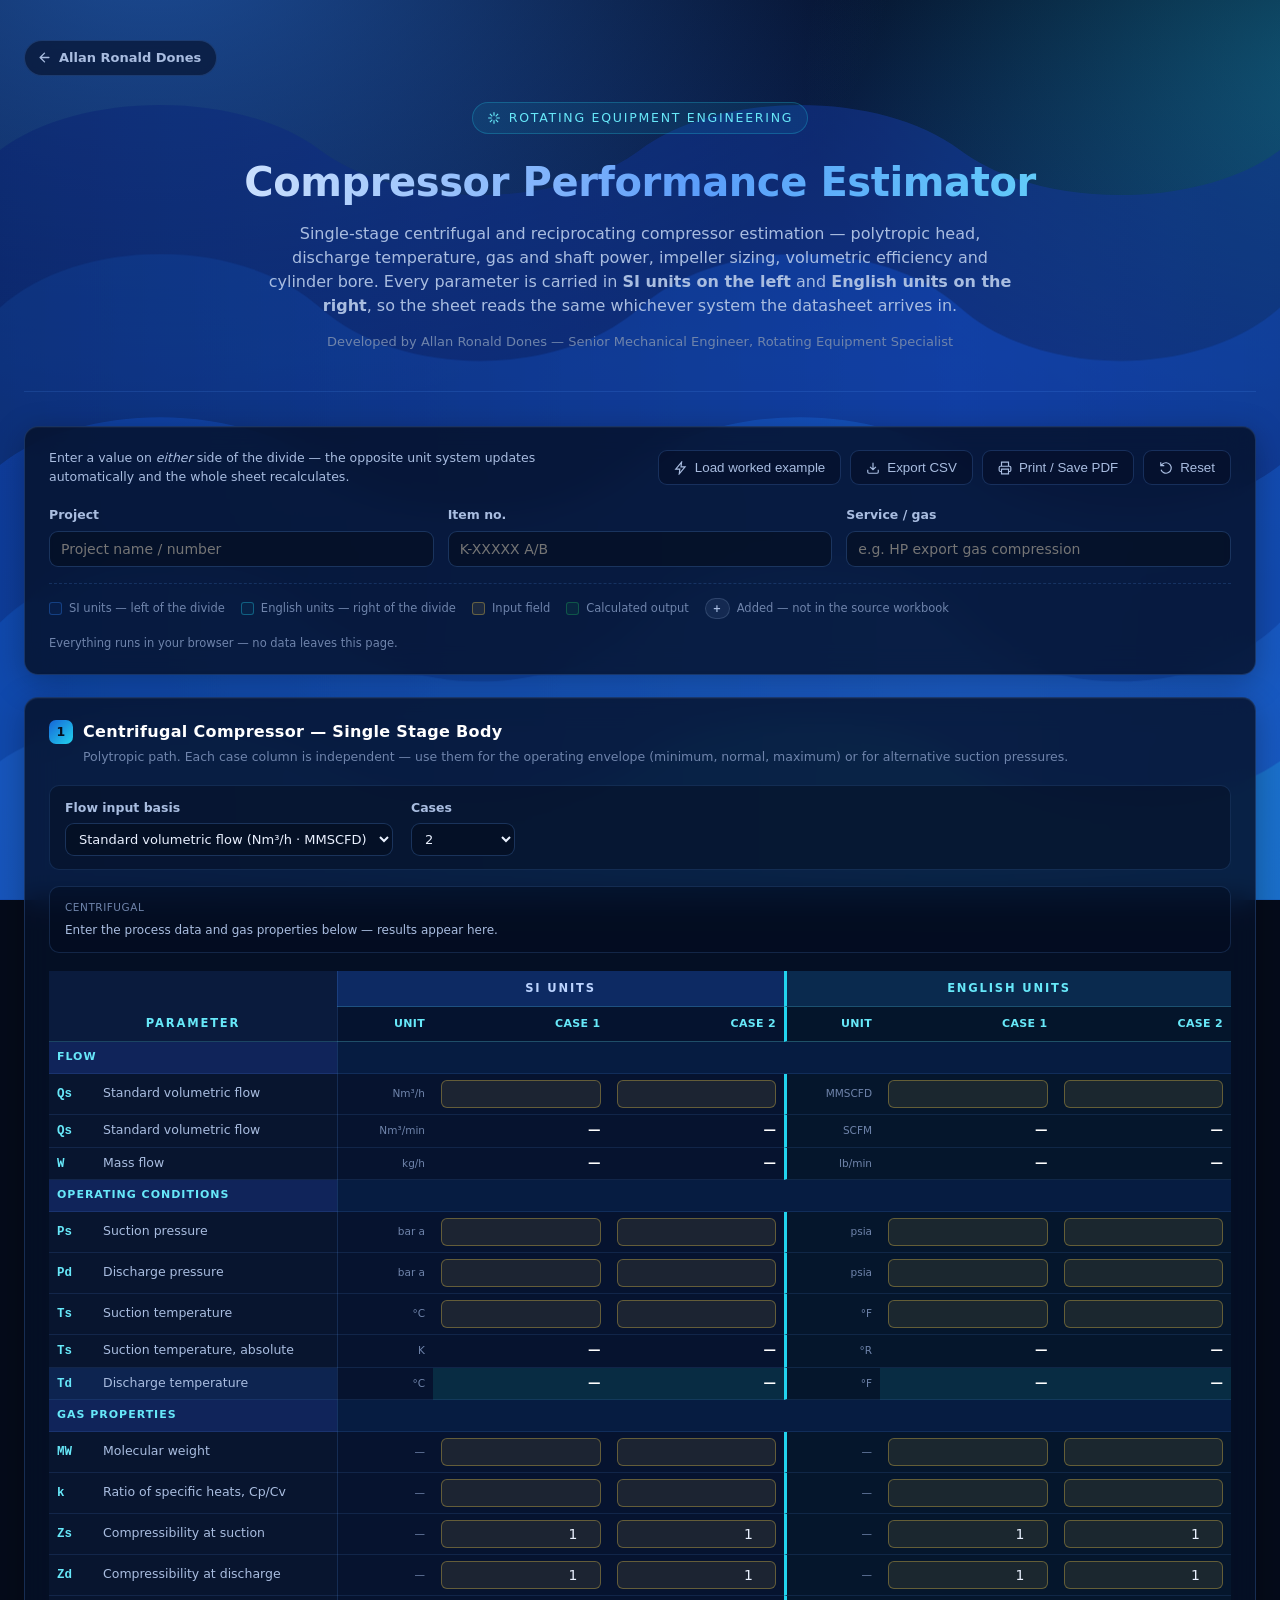
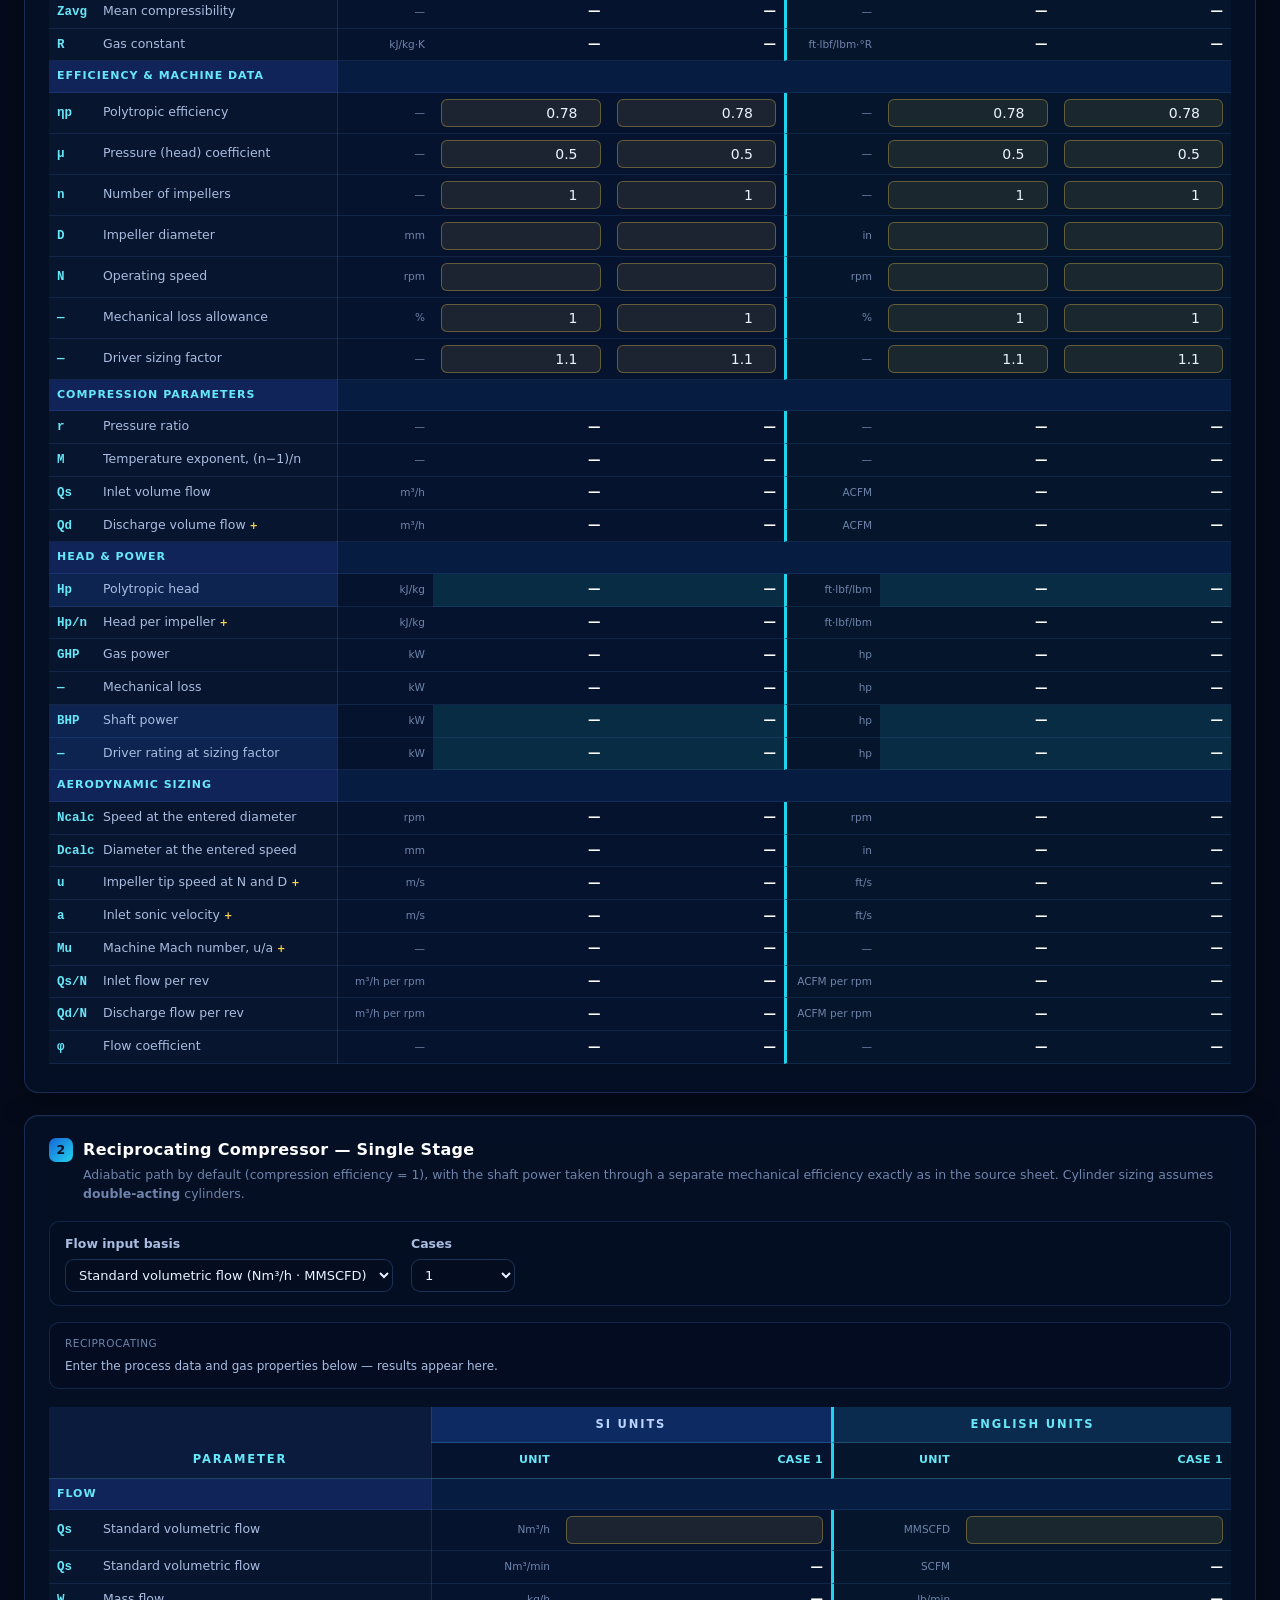
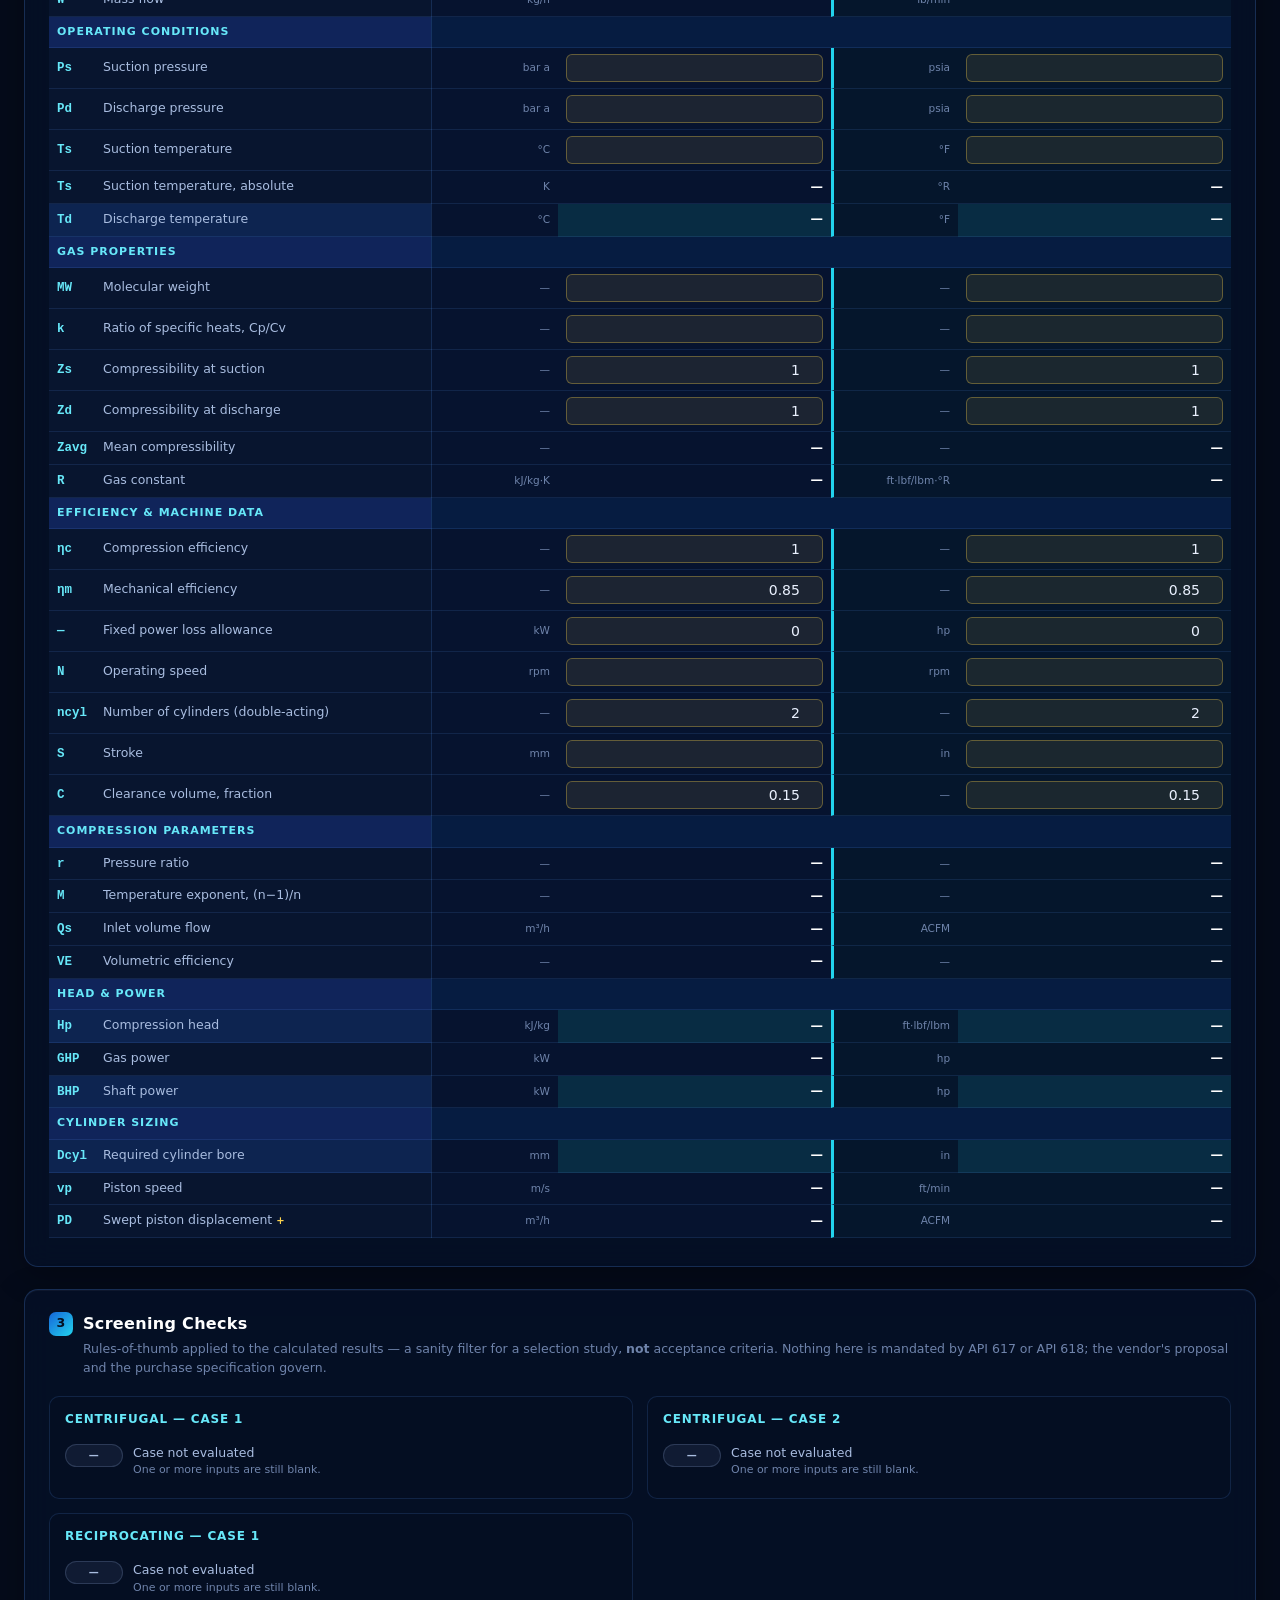
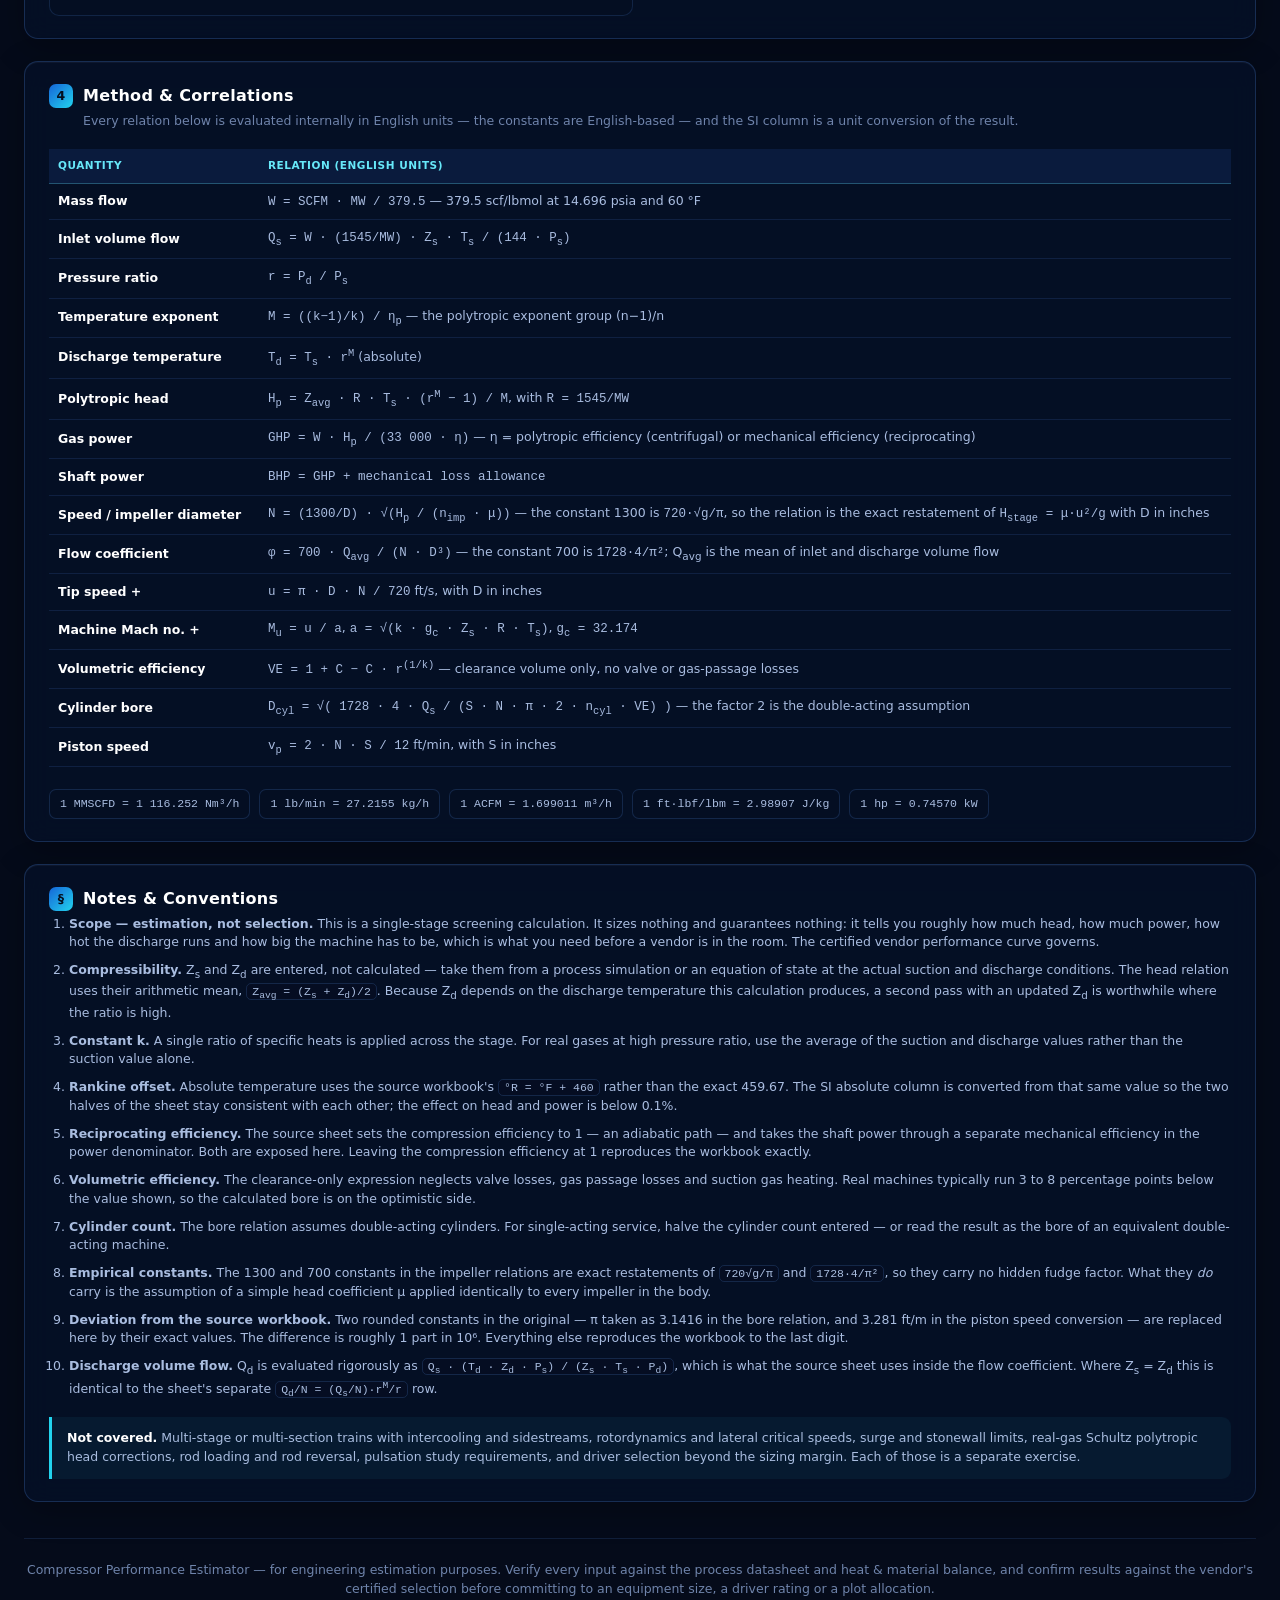
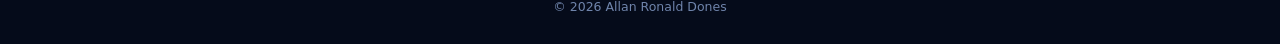
<file: tools/compressor-performance-estimator.html>
<!doctype html>
<html lang="en">
<head>
<meta charset="UTF-8">
<meta name="viewport" content="width=device-width, initial-scale=1.0">
<title>Compressor Performance Estimator — Centrifugal &amp; Reciprocating | Allan Ronald Dones</title>
<meta name="description" content="Single-stage centrifugal and reciprocating compressor performance estimator — polytropic head, discharge temperature, gas and shaft power, impeller sizing, volumetric efficiency and cylinder bore. Every parameter shown in SI and English units side by side.">
<meta name="author" content="Allan Ronald Dones">
<link rel="canonical" href="https://allanronalddones.com/tools/compressor-performance-estimator">

<!-- Social preview (shown when the link is shared from the main site) -->
<meta property="og:type" content="website">
<meta property="og:url" content="https://allanronalddones.com/tools/compressor-performance-estimator">
<meta property="og:title" content="Compressor Performance Estimator — Centrifugal &amp; Reciprocating">
<meta property="og:site_name" content="Allan Ronald Dones — Rotating Equipment Engineering">
<meta property="og:description" content="Estimate single-stage centrifugal and reciprocating compressor performance — head, discharge temperature, power, impeller sizing and cylinder bore — with SI and English units shown side by side.">
<meta name="twitter:card" content="summary">
<meta name="twitter:title" content="Compressor Performance Estimator">
<meta name="twitter:description" content="Single-stage centrifugal and reciprocating compressor performance estimation, dual-unit SI / English.">

<!-- Inline SVG favicon — keeps the page self-contained (no separate .ico request) -->
<link rel="icon" href="data:image/svg+xml,%3Csvg xmlns='http://www.w3.org/2000/svg' viewBox='0 0 64 64'%3E%3Crect width='64' height='64' rx='12' fill='%230a2472'/%3E%3Ccircle cx='32' cy='32' r='16' fill='none' stroke='%232f7ef0' stroke-width='3'/%3E%3Cpath d='M32 32 L32 14 A18 18 0 0 1 47 23 Z' fill='%2322d3ee'/%3E%3Cpath d='M32 32 L47 41 A18 18 0 0 1 17 41 Z' fill='%235b9dfa'/%3E%3Cpath d='M32 32 L17 23 A18 18 0 0 1 32 14 Z' fill='%23177fe0'/%3E%3Ccircle cx='32' cy='32' r='4' fill='%23eaf1ff'/%3E%3C/svg%3E">
<style>
  :root{
    --navy-950:#050b1a;
    --navy-900:#08132b;
    --navy-800:#0c1c3f;
    --navy-700:#0f2551;
    --blue-600:#1450c9;
    --blue-500:#1565d8;
    --blue-400:#2f7ef0;
    --blue-300:#5b9dfa;
    --cyan-400:#22d3ee;
    --cyan-300:#67e8f9;
    --text-primary:#eaf1ff;
    --text-secondary:#a9bde0;
    --text-muted:#6f84ab;
    --card-bg:rgba(6,16,40,0.82);
    --card-border:rgba(91,157,250,0.22);
    --card-border-strong:rgba(103,232,249,0.4);
    --ok-500:#22c55e;
    --ok-300:#86efac;
    --bad-500:#ef4444;
    --bad-300:#fca5a5;
    --warn-300:#fcd34d;
    --radius:14px;
    /* Input / output cell tinting mirrors the source workbook's colour key:
       yellow = user input, green = calculated output. */
    --in-bg:rgba(252,211,77,0.09);
    --in-border:rgba(252,211,77,0.32);
    --out-bg:rgba(34,197,94,0.07);
    /* The two unit halves of every table are tinted apart so the divide reads
       at a glance: SI on the left, English on the right. */
    --si-tint:rgba(47,126,240,0.05);
    --eng-tint:rgba(34,211,238,0.035);
  }

  *{box-sizing:border-box;}
  html,body{margin:0;padding:0;}
  body{
    font-family:'Segoe UI', 'Inter', system-ui, -apple-system, Roboto, Helvetica, Arial, sans-serif;
    color:var(--text-primary);
    background:var(--navy-950);
    min-height:100vh;
    line-height:1.5;
  }

  /* ---------- Layered background: base wash → animated waves ---------- */

  .bg-base{
    position:fixed;
    inset:0;
    z-index:0;
    pointer-events:none;
    background:
      radial-gradient(1200px 800px at 12% -8%, rgba(47,126,240,0.55), transparent 62%),
      radial-gradient(1000px 700px at 108% 8%, rgba(34,211,238,0.34), transparent 58%),
      radial-gradient(900px 900px at 50% 115%, rgba(21,101,216,0.42), transparent 60%),
      linear-gradient(180deg, #06122e 0%, #0d2a63 40%, #071431 100%);
    background-color:#06122e;
  }

  .bg-waves{
    position:fixed;
    inset:0;
    z-index:0;
    pointer-events:none;
    overflow:hidden;
  }
  .bg-waves svg{ width:100%; height:100%; display:block; }
  .wv path{ will-change:transform; }
  .wv1{ animation:driftL 52s linear infinite; }
  .wv2{ animation:driftR 43s linear infinite; }
  .wv3{ animation:driftL 36s linear infinite; }
  .wv4{ animation:driftR 29s linear infinite; }
  .wv5{ animation:driftL 23s linear infinite; }

  @keyframes driftL{
    from{ transform:translateX(0); }
    to  { transform:translateX(-1440px); }
  }
  @keyframes driftR{
    from{ transform:translateX(-1440px); }
    to  { transform:translateX(0); }
  }
  @media (prefers-reduced-motion: reduce){
    .wv1,.wv2,.wv3,.wv4,.wv5{ animation:none; }
  }

  /* ---------- Back-link to main site ---------- */
  /* href="/" is site-root relative — resolves correctly on any domain. */
  .back-link{
    display:inline-flex;
    align-items:center;
    gap:7px;
    margin-bottom:26px;
    font-size:13px;
    font-weight:600;
    color:var(--text-secondary);
    text-decoration:none;
    border:1px solid var(--card-border);
    background:rgba(6,16,40,0.62);
    padding:7px 15px 7px 12px;
    border-radius:999px;
    backdrop-filter:blur(10px);
    -webkit-backdrop-filter:blur(10px);
    transition:color .15s, border-color .15s, background .15s;
  }
  .back-link:hover, .back-link:focus-visible{
    color:#fff;
    border-color:var(--cyan-400);
    background:rgba(6,16,40,0.9);
  }
  .back-link svg{ width:15px; height:15px; flex:0 0 15px; }

  .wrap{
    position:relative;
    z-index:1;
    max-width:1320px;
    margin:0 auto;
    padding:40px 24px 80px;
  }

  header.hero{
    text-align:center;
    margin-bottom:34px;
    padding-bottom:26px;
    border-bottom:1px solid rgba(91,157,250,0.16);
  }
  .kicker{
    display:inline-flex;
    align-items:center;
    gap:8px;
    font-size:12.5px;
    letter-spacing:.14em;
    text-transform:uppercase;
    color:var(--cyan-300);
    background:rgba(34,211,238,0.08);
    border:1px solid rgba(34,211,238,0.25);
    padding:6px 14px;
    border-radius:999px;
    margin-bottom:18px;
  }
  .kicker svg{width:14px;height:14px;}
  h1{
    font-size:clamp(26px,3.6vw,40px);
    margin:0 0 10px;
    font-weight:700;
    letter-spacing:-0.01em;
    background:linear-gradient(90deg, #fff 0%, var(--blue-300) 55%, var(--cyan-300) 100%);
    -webkit-background-clip:text;
    background-clip:text;
    color:transparent;
  }
  .subtitle{
    color:var(--text-secondary);
    font-size:16px;
    max-width:760px;
    margin:0 auto 4px;
  }
  .byline{
    color:var(--text-muted);
    font-size:13px;
    margin-top:14px;
  }

  .card{
    background:var(--card-bg);
    border:1px solid var(--card-border);
    border-radius:var(--radius);
    padding:22px 24px;
    margin-bottom:22px;
    backdrop-filter:blur(14px);
    -webkit-backdrop-filter:blur(14px);
    box-shadow:0 8px 32px rgba(0,0,0,0.28), inset 0 1px 0 rgba(255,255,255,0.04);
  }
  .card h2{
    margin:0 0 4px;
    font-size:16px;
    font-weight:700;
    letter-spacing:.02em;
    color:#fff;
    display:flex;
    align-items:center;
    gap:10px;
    flex-wrap:wrap;
  }
  .card h2 .num{
    display:inline-flex;
    align-items:center;
    justify-content:center;
    width:24px;height:24px;
    flex:0 0 24px;
    border-radius:7px;
    background:linear-gradient(135deg, var(--blue-500), var(--cyan-400));
    color:#04101f;
    font-size:12.5px;
    font-weight:800;
  }
  .card .hint{
    color:var(--text-muted);
    font-size:12.5px;
    margin:0 0 18px;
    padding-left:34px;
  }
  .card .hint a{color:var(--blue-300);}

  .field-row{
    display:grid;
    grid-template-columns:repeat(4,1fr);
    gap:14px;
    margin-bottom:14px;
  }
  .field-row.three{grid-template-columns:repeat(3,1fr);}
  .field-row.two{grid-template-columns:repeat(2,1fr);}
  @media (max-width:860px){ .field-row, .field-row.three{grid-template-columns:repeat(2,1fr);} }
  @media (max-width:520px){ .field-row, .field-row.three, .field-row.two{grid-template-columns:1fr;} }

  label{
    display:block;
    font-size:12.5px;
    color:var(--text-secondary);
    margin-bottom:6px;
    font-weight:600;
  }
  .note-inline{
    color:var(--text-muted);
    font-size:11px;
    display:block;
    margin-top:3px;
    font-weight:400;
  }

  input[type="number"], input[type="text"], select{
    width:100%;
    background:rgba(5,14,32,0.65);
    border:1px solid rgba(91,157,250,0.25);
    color:var(--text-primary);
    padding:9px 11px;
    border-radius:9px;
    font-size:14px;
    font-family:inherit;
    transition:border-color .15s, box-shadow .15s;
  }
  input[type="number"]:focus, input[type="text"]:focus, select:focus{
    outline:none;
    border-color:var(--cyan-400);
    box-shadow:0 0 0 3px rgba(34,211,238,0.15);
  }
  select{cursor:pointer;}

  /* ---------- Toolbar ---------- */
  .toolbar{
    display:flex;
    flex-wrap:wrap;
    gap:14px;
    align-items:center;
    justify-content:space-between;
  }
  .btn-row{display:flex;flex-wrap:wrap;gap:9px;}
  .btn{
    display:inline-flex;
    align-items:center;
    gap:7px;
    border:1px solid var(--card-border);
    background:rgba(6,16,40,0.62);
    color:var(--text-secondary);
    font:600 12.5px/1 inherit;
    padding:9px 15px;
    border-radius:9px;
    cursor:pointer;
    transition:color .15s, border-color .15s, background .15s;
  }
  .btn:hover{ color:#fff; border-color:var(--cyan-400); background:rgba(6,16,40,0.92); }
  .btn svg{width:14px;height:14px;flex:0 0 14px;}

  /* Per-machine control strip above each table */
  .ctrl-strip{
    display:flex;
    flex-wrap:wrap;
    gap:18px;
    align-items:flex-end;
    margin:0 0 16px;
    padding:13px 15px;
    background:rgba(5,14,32,0.5);
    border:1px solid rgba(91,157,250,0.16);
    border-radius:10px;
  }
  .ctrl-strip .fld{min-width:190px;}
  .ctrl-strip label{margin-bottom:5px;}
  .ctrl-strip select{padding:7px 9px;font-size:13px;}
  .ctrl-strip .fld.narrow{min-width:104px;}

  .legend{
    display:flex;
    flex-wrap:wrap;
    gap:16px;
    margin-top:16px;
    padding-top:14px;
    border-top:1px dashed rgba(91,157,250,0.18);
    font-size:11.5px;
    color:var(--text-muted);
  }
  .legend span{display:inline-flex;align-items:center;gap:7px;}
  .swatch{display:inline-block;width:13px;height:13px;border-radius:3px;border:1px solid;flex:0 0 13px;}
  .swatch.in{background:var(--in-bg);border-color:var(--in-border);}
  .swatch.out{background:var(--out-bg);border-color:rgba(34,197,94,0.3);}
  .swatch.si{background:var(--si-tint);border-color:rgba(47,126,240,0.35);}
  .swatch.eng{background:var(--eng-tint);border-color:rgba(34,211,238,0.35);}

  /* ---------- Dual-unit calculation table ---------- */
  .table-scroll{
    overflow-x:auto;
    margin:0 -4px;
    padding:0 4px 6px;
  }
  table.calc{
    width:100%;
    border-collapse:separate;
    border-spacing:0;
    font-size:12.5px;
    font-variant-numeric:tabular-nums;
  }
  table.calc th, table.calc td{
    border-bottom:1px solid rgba(91,157,250,0.13);
    padding:6px 8px;
    text-align:right;
    white-space:nowrap;
  }
  /* Parameter column stays pinned while the unit halves scroll. */
  table.calc th.pname, table.calc td.pname{
    text-align:left;
    position:sticky;
    left:0;
    z-index:2;
    background:#08152f;
    min-width:288px;
    box-shadow:1px 0 0 rgba(91,157,250,0.18);
    white-space:normal;
  }
  table.calc thead th{
    position:sticky;
    top:0;
    z-index:3;
    background:#0a1b3d;
    color:var(--cyan-300);
    font-size:11px;
    font-weight:700;
    letter-spacing:.03em;
    text-transform:uppercase;
    vertical-align:bottom;
    padding:9px 8px;
    border-bottom:1px solid rgba(103,232,249,0.28);
  }
  table.calc thead th.pname{ z-index:4; background:#0a1b3d; }
  table.calc thead tr.grp th{
    text-align:center;
    font-size:11.5px;
    letter-spacing:.16em;
    padding:9px 8px;
    border-bottom:1px solid rgba(103,232,249,0.2);
  }
  table.calc thead tr.grp th.gsi{ background:#0d2a63; color:#bcd4ff; }
  table.calc thead tr.grp th.geng{ background:#0a2a4e; color:var(--cyan-300); }
  table.calc thead th .csub{
    display:block;
    color:var(--text-muted);
    font-weight:500;
    font-size:10px;
    text-transform:none;
    letter-spacing:0;
    margin-top:2px;
  }
  /* Column tinting — the visual split between the two unit systems. */
  table.calc td.si, table.calc th.si{ background:var(--si-tint); }
  table.calc td.eng, table.calc th.eng{ background:var(--eng-tint); }
  /* The divide itself: a solid cyan rule down the first English column. */
  table.calc td.divide, table.calc th.divide{
    border-left:3px solid var(--cyan-400);
  }

  tr.sec td{
    background:rgba(21,101,216,0.16);
    color:var(--cyan-300);
    font-weight:700;
    font-size:11px;
    letter-spacing:.09em;
    text-transform:uppercase;
    padding:7px 8px;
  }
  tr.sec td.pname{ background:#10245a; }

  td.pname .sym{
    display:inline-block;
    min-width:46px;
    padding-right:8px;
    color:var(--cyan-300);
    font-weight:700;
    font-family:'Cascadia Code','Consolas',monospace;
  }
  td.pname .pdesc{ color:var(--text-secondary); }
  td.pname sup{ color:var(--blue-300); font-size:9.5px; font-weight:700; }
  td.pname .add{ color:var(--warn-300); font-weight:800; font-size:10px; }

  td.u{
    color:var(--text-muted);
    font-size:10.5px;
    text-align:left;
    min-width:96px;
    white-space:nowrap;
  }
  td.out{ color:#fff; font-weight:600; }
  td.out.si{ background:linear-gradient(0deg, var(--out-bg), var(--out-bg)), var(--si-tint); }
  td.out.eng{ background:linear-gradient(0deg, var(--out-bg), var(--out-bg)), var(--eng-tint); }
  td.mirror{ color:var(--text-secondary); }
  tr.hl td.out{ background:rgba(34,211,238,0.15); }
  tr.hl td.pname{ background:#0d2450; }
  td.flag-bad{ color:var(--bad-300) !important; }
  td.flag-warn{ color:var(--warn-300) !important; }

  table.calc input{
    width:100%;
    min-width:88px;
    background:var(--in-bg);
    border:1px solid var(--in-border);
    color:var(--text-primary);
    padding:5px 7px;
    border-radius:6px;
    font:600 12.5px/1.3 inherit;
    text-align:right;
    font-variant-numeric:tabular-nums;
  }
  table.calc input:focus{
    outline:none;
    border-color:var(--cyan-400);
    box-shadow:0 0 0 2px rgba(34,211,238,0.18);
  }
  table.calc input:disabled{
    background:rgba(91,157,250,0.05);
    border-color:rgba(91,157,250,0.16);
    color:var(--text-muted);
    font-weight:500;
  }

  /* ---------- Summary tiles ---------- */
  .summary{
    display:grid;
    grid-template-columns:repeat(4,1fr);
    gap:12px;
    margin:0 0 18px;
  }
  @media (max-width:900px){ .summary{grid-template-columns:repeat(2,1fr);} }
  @media (max-width:480px){ .summary{grid-template-columns:1fr;} }
  .stile{
    background:rgba(5,14,32,0.55);
    border:1px solid rgba(91,157,250,0.18);
    border-radius:10px;
    padding:13px 15px;
  }
  .stile .rlabel{
    font-size:10.5px;
    color:var(--text-muted);
    text-transform:uppercase;
    letter-spacing:.05em;
    margin-bottom:5px;
  }
  .stile .rvalue{
    font-size:19px;
    font-weight:700;
    color:#fff;
    font-variant-numeric:tabular-nums;
  }
  .stile .rvalue .runit{
    font-size:12px;
    color:var(--blue-300);
    font-weight:600;
    margin-left:4px;
  }
  .stile .ralt{
    font-size:12px;
    color:var(--text-secondary);
    font-variant-numeric:tabular-nums;
    margin-top:3px;
  }

  /* ---------- Screening checks ---------- */
  .chk-grid{ display:grid; grid-template-columns:repeat(2,1fr); gap:14px; }
  @media (max-width:860px){ .chk-grid{grid-template-columns:1fr;} }
  .chk-block{
    background:rgba(5,14,32,0.5);
    border:1px solid rgba(91,157,250,0.16);
    border-radius:10px;
    padding:13px 15px;
  }
  .chk-block h4{
    margin:0 0 10px;
    font-size:12px;
    color:var(--cyan-300);
    text-transform:uppercase;
    letter-spacing:.07em;
  }
  ul.chk{ margin:0; padding:0; list-style:none; font-size:12.5px; }
  ul.chk li{
    display:flex;
    gap:10px;
    align-items:flex-start;
    padding:6px 0;
    border-bottom:1px dashed rgba(91,157,250,0.12);
    color:var(--text-secondary);
  }
  ul.chk li:last-child{border-bottom:none;}
  ul.chk li .ctext strong{color:#fff;font-weight:600;}
  ul.chk li .cnote{display:block;color:var(--text-muted);font-size:11px;}

  .badge{
    display:inline-block;
    padding:3px 9px;
    border-radius:999px;
    font-size:10px;
    font-weight:800;
    letter-spacing:.05em;
    border:1px solid;
    white-space:nowrap;
    flex:0 0 auto;
    min-width:58px;
    text-align:center;
  }
  .badge.ok{ background:rgba(34,197,94,0.13); border-color:rgba(34,197,94,0.42); color:var(--ok-300); }
  .badge.bad{ background:rgba(239,68,68,0.13); border-color:rgba(239,68,68,0.42); color:var(--bad-300); }
  .badge.warn{ background:rgba(252,211,77,0.12); border-color:rgba(252,211,77,0.4); color:var(--warn-300); }
  .badge.neutral{ background:rgba(111,132,171,0.12); border-color:rgba(111,132,171,0.3); color:var(--text-secondary); }

  /* ---------- Reference table ---------- */
  table.ref{
    width:100%;
    border-collapse:separate;
    border-spacing:0;
    font-size:12.5px;
    font-variant-numeric:tabular-nums;
    min-width:600px;
  }
  table.ref th{
    background:#0a1b3d;
    color:var(--cyan-300);
    font-size:10.5px;
    font-weight:700;
    letter-spacing:.05em;
    text-transform:uppercase;
    padding:9px;
    text-align:left;
    border-bottom:1px solid rgba(103,232,249,0.28);
  }
  table.ref td{
    padding:8px 9px;
    border-bottom:1px solid rgba(91,157,250,0.13);
    color:var(--text-secondary);
  }
  table.ref td:first-child{color:#fff;font-weight:600;white-space:nowrap;}
  table.ref code, ol.notes code, .formula-chip{
    font-family:'Cascadia Code','Consolas',monospace;
  }

  /* ---------- Notes ---------- */
  ol.notes{
    margin:0;
    padding-left:20px;
    color:var(--text-secondary);
    font-size:12.5px;
  }
  ol.notes li{ margin-bottom:9px; }
  ol.notes code{
    background:rgba(5,14,32,0.6);
    border:1px solid rgba(91,157,250,0.18);
    padding:1px 5px;
    border-radius:5px;
    font-size:11.5px;
  }

  .callout{
    border-left:3px solid var(--cyan-400);
    background:rgba(34,211,238,0.06);
    border-radius:0 9px 9px 0;
    padding:12px 15px;
    font-size:12.5px;
    color:var(--text-secondary);
    margin-top:16px;
  }
  .callout strong{color:#fff;}

  .formula-strip{
    display:flex;
    flex-wrap:wrap;
    gap:9px;
    margin-top:16px;
  }
  .formula-chip{
    font-size:11.5px;
    color:var(--text-secondary);
    background:rgba(5,14,32,0.5);
    border:1px solid rgba(91,157,250,0.18);
    padding:5px 10px;
    border-radius:7px;
  }

  footer{
    text-align:center;
    margin-top:36px;
    padding-top:22px;
    border-top:1px solid rgba(91,157,250,0.14);
    color:var(--text-muted);
    font-size:12.5px;
  }
  footer a{color:var(--blue-300);text-decoration:none;}
  footer a:hover{text-decoration:underline;}

  /* ---------- Print: flip to a light, ink-friendly calculation sheet ---------- */
  @media print{
    .bg-base,.bg-waves,.back-link,.btn-row,.no-print{display:none !important;}
    body{background:#fff;color:#111;}
    .wrap{max-width:none;padding:0;}
    h1{color:#0a2472 !important;-webkit-text-fill-color:#0a2472;background:none;}
    .subtitle,.byline,.card .hint,.legend{color:#444;}
    .card{
      background:#fff;border:1px solid #b9c6de;box-shadow:none;
      break-inside:avoid;page-break-inside:avoid;margin-bottom:14px;padding:14px 16px;
    }
    .card h2{color:#0a2472;}
    .card h2 .num{background:#0a2472;color:#fff;}
    table.calc, table.ref{min-width:0;font-size:9.5px;}
    table.calc th.pname, table.calc td.pname, table.calc thead th,
    table.calc thead th.pname, table.ref th, tr.sec td.pname{
      background:#eef2fa !important;color:#0a2472 !important;box-shadow:none;
    }
    table.calc thead tr.grp th.gsi, table.calc thead tr.grp th.geng{
      background:#dde7f8 !important;color:#0a2472 !important;
    }
    table.calc td.si, table.calc th.si{background:#f7faff !important;}
    table.calc td.eng, table.calc th.eng{background:#fbfdff !important;}
    table.calc td.divide, table.calc th.divide{border-left:2px solid #0a2472;}
    table.calc td, table.calc th, table.ref td, table.ref th{border-bottom:1px solid #ccd6e8;}
    td.out,td.out.si,td.out.eng,tr.hl td.out,tr.sec td{background:#f3f7ff !important;color:#111 !important;}
    td.pname .sym,td.pname .pdesc,td.u,td.mirror{color:#333 !important;}
    td.flag-bad{color:#b91c1c !important;}
    td.flag-warn{color:#92600a !important;}
    table.calc input{background:#fff;border:1px solid #ccd6e8;color:#111;}
    table.calc input:disabled{background:#f4f6fb;color:#555;}
    .stile,.chk-block,.ctrl-strip{background:#f6f9ff;border-color:#ccd6e8;}
    .stile .rvalue{color:#0a2472;}
    .stile .ralt,ul.chk li{color:#333;}
    .chk-block h4{color:#0a2472;}
    .badge.ok{background:#dcfce7;color:#166534;border-color:#86efac;}
    .badge.bad{background:#fee2e2;color:#991b1b;border-color:#fca5a5;}
    .badge.warn{background:#fef3c7;color:#92600a;border-color:#fcd34d;}
    .badge.neutral{background:#eef2fa;color:#334;border-color:#ccd6e8;}
    ol.notes,.callout,footer,.formula-chip{color:#333;}
    .callout,.formula-chip{background:#f3f7ff;}
    .table-scroll{overflow:visible;}
  }
</style>
</head>
<body>

<div class="bg-base"></div>

<div class="bg-waves" aria-hidden="true">
  <svg viewBox="0 0 2880 1200" preserveAspectRatio="none" xmlns="http://www.w3.org/2000/svg">
    <defs>
      <linearGradient id="wg1" x1="0" y1="0" x2="1" y2="0">
        <stop offset="0" stop-color="#0a2472"/><stop offset="0.5" stop-color="#153a9e"/><stop offset="1" stop-color="#0a2472"/>
      </linearGradient>
      <linearGradient id="wg2" x1="0" y1="0" x2="1" y2="0">
        <stop offset="0" stop-color="#123f8f"/><stop offset="0.5" stop-color="#1450c9"/><stop offset="1" stop-color="#123f8f"/>
      </linearGradient>
      <linearGradient id="wg3" x1="0" y1="0" x2="1" y2="0">
        <stop offset="0" stop-color="#1450c9"/><stop offset="0.5" stop-color="#1c6ee0"/><stop offset="1" stop-color="#1450c9"/>
      </linearGradient>
      <linearGradient id="wg4" x1="0" y1="0" x2="1" y2="0">
        <stop offset="0" stop-color="#1565d8"/><stop offset="0.5" stop-color="#2f7ef0"/><stop offset="1" stop-color="#1565d8"/>
      </linearGradient>
      <linearGradient id="wg5" x1="0" y1="0" x2="1" y2="0">
        <stop offset="0" stop-color="#2f7ef0"/><stop offset="0.5" stop-color="#22d3ee"/><stop offset="1" stop-color="#2f7ef0"/>
      </linearGradient>
    </defs>

    <g class="wv wv1" opacity="0.55">
      <path fill="url(#wg1)" d="M0,200 C180,120 540,120 720,200 C900,280 1260,280 1440,200 C1620,120 1980,120 2160,200 C2340,280 2700,280 2880,200 C3060,120 3420,120 3600,200 C3780,280 4140,280 4320,200 L4320,1200 L0,1200 Z"/>
    </g>
    <g class="wv wv2" opacity="0.48">
      <path fill="url(#wg2)" d="M0,410 C180,315 540,315 720,410 C900,505 1260,505 1440,410 C1620,315 1980,315 2160,410 C2340,505 2700,505 2880,410 C3060,315 3420,315 3600,410 C3780,505 4140,505 4320,410 L4320,1200 L0,1200 Z"/>
    </g>
    <g class="wv wv3" opacity="0.42">
      <path fill="url(#wg3)" d="M0,620 C180,535 540,535 720,620 C900,705 1260,705 1440,620 C1620,535 1980,535 2160,620 C2340,705 2700,705 2880,620 C3060,535 3420,535 3600,620 C3780,705 4140,705 4320,620 L4320,1200 L0,1200 Z"/>
    </g>
    <g class="wv wv4" opacity="0.34">
      <path fill="url(#wg4)" d="M0,830 C180,725 540,725 720,830 C900,935 1260,935 1440,830 C1620,725 1980,725 2160,830 C2340,935 2700,935 2880,830 C3060,725 3420,725 3600,830 C3780,935 4140,935 4320,830 L4320,1200 L0,1200 Z"/>
    </g>
    <g class="wv wv5" opacity="0.26">
      <path fill="url(#wg5)" d="M0,1015 C180,940 540,940 720,1015 C900,1090 1260,1090 1440,1015 C1620,940 1980,940 2160,1015 C2340,1090 2700,1090 2880,1015 C3060,940 3420,940 3600,1015 C3780,1090 4140,1090 4320,1015 L4320,1200 L0,1200 Z"/>
    </g>
  </svg>
</div>

<div class="wrap">

  <!-- Back to main site -->
  <a class="back-link" href="/" title="Back to allanronalddones.com">
    <svg viewBox="0 0 24 24" fill="none" stroke="currentColor" stroke-width="2.2" stroke-linecap="round" stroke-linejoin="round"><path d="M19 12H5M12 19l-7-7 7-7"/></svg>
    Allan Ronald Dones
  </a>

  <header class="hero">
    <span class="kicker">
      <svg viewBox="0 0 24 24" fill="none" stroke="currentColor" stroke-width="2"><path d="M12 2v6M12 16v6M4.9 4.9l4.2 4.2M14.9 14.9l4.2 4.2M2 12h6M16 12h6M4.9 19.1l4.2-4.2M14.9 9.1l4.2-4.2"/></svg>
      Rotating Equipment Engineering
    </span>
    <h1>Compressor Performance Estimator</h1>
    <p class="subtitle">Single-stage centrifugal and reciprocating compressor estimation — polytropic head, discharge temperature, gas and shaft power, impeller sizing, volumetric efficiency and cylinder bore. Every parameter is carried in <strong>SI units on the left</strong> and <strong>English units on the right</strong>, so the sheet reads the same whichever system the datasheet arrives in.</p>
    <p class="byline">Developed by Allan Ronald Dones — Senior Mechanical Engineer, Rotating Equipment Specialist</p>
  </header>

  <!-- ============ 0 · IDENTIFICATION ============ -->
  <div class="card">
    <div class="toolbar">
      <div style="font-size:12.5px;color:var(--text-secondary);max-width:520px;">
        Enter a value on <em>either</em> side of the divide — the opposite unit system updates
        automatically and the whole sheet recalculates.
      </div>
      <div class="btn-row no-print">
        <button type="button" class="btn" id="btnSample">
          <svg viewBox="0 0 24 24" fill="none" stroke="currentColor" stroke-width="2"><path d="M13 2L3 14h7l-1 8 10-12h-7z"/></svg>
          Load worked example
        </button>
        <button type="button" class="btn" id="btnCsv">
          <svg viewBox="0 0 24 24" fill="none" stroke="currentColor" stroke-width="2"><path d="M21 15v4a2 2 0 01-2 2H5a2 2 0 01-2-2v-4M7 10l5 5 5-5M12 15V3"/></svg>
          Export CSV
        </button>
        <button type="button" class="btn" id="btnPrint">
          <svg viewBox="0 0 24 24" fill="none" stroke="currentColor" stroke-width="2"><path d="M6 9V2h12v7M6 18H4a2 2 0 01-2-2v-5a2 2 0 012-2h16a2 2 0 012 2v5a2 2 0 01-2 2h-2M6 14h12v8H6z"/></svg>
          Print / Save PDF
        </button>
        <button type="button" class="btn" id="btnReset">
          <svg viewBox="0 0 24 24" fill="none" stroke="currentColor" stroke-width="2"><path d="M3 2v6h6M3.5 15a9 9 0 1 0 2.1-9.4L3 8"/></svg>
          Reset
        </button>
      </div>
    </div>

    <div class="field-row three" style="margin-top:20px;margin-bottom:0;">
      <div>
        <label>Project</label>
        <input type="text" id="idProject" placeholder="Project name / number">
      </div>
      <div>
        <label>Item no.</label>
        <input type="text" id="idItem" placeholder="K-XXXXX A/B">
      </div>
      <div>
        <label>Service / gas</label>
        <input type="text" id="idService" placeholder="e.g. HP export gas compression">
      </div>
    </div>

    <div class="legend">
      <span><i class="swatch si"></i> SI units — left of the divide</span>
      <span><i class="swatch eng"></i> English units — right of the divide</span>
      <span><i class="swatch in"></i> Input field</span>
      <span><i class="swatch out"></i> Calculated output</span>
      <span><span class="badge neutral" style="min-width:0;padding:2px 7px;">+</span> Added — not in the source workbook</span>
      <span>Everything runs in your browser — no data leaves this page.</span>
    </div>
  </div>

  <!-- ============ 1 · CENTRIFUGAL ============ -->
  <div class="card">
    <h2><span class="num">1</span>Centrifugal Compressor — Single Stage Body</h2>
    <p class="hint">Polytropic path. Each case column is independent — use them for the operating envelope (minimum, normal, maximum) or for alternative suction pressures.</p>

    <div class="ctrl-strip no-print">
      <div class="fld">
        <label for="centBasis">Flow input basis</label>
        <select id="centBasis">
          <option value="vol">Standard volumetric flow (Nm³/h · MMSCFD)</option>
          <option value="mass">Mass flow (kg/h · lb/min)</option>
        </select>
      </div>
      <div class="fld narrow">
        <label for="centCases">Cases</label>
        <select id="centCases">
          <option>1</option><option selected>2</option><option>3</option>
        </select>
      </div>
    </div>

    <div class="summary" id="centSummary"></div>

    <div class="table-scroll">
      <table class="calc" id="centTable">
        <thead id="centHead"></thead>
        <tbody id="centBody"></tbody>
      </table>
    </div>
  </div>

  <!-- ============ 2 · RECIPROCATING ============ -->
  <div class="card">
    <h2><span class="num">2</span>Reciprocating Compressor — Single Stage</h2>
    <p class="hint">Adiabatic path by default (compression efficiency = 1), with the shaft power taken through a separate mechanical efficiency exactly as in the source sheet. Cylinder sizing assumes <strong>double-acting</strong> cylinders.</p>

    <div class="ctrl-strip no-print">
      <div class="fld">
        <label for="recipBasis">Flow input basis</label>
        <select id="recipBasis">
          <option value="vol">Standard volumetric flow (Nm³/h · MMSCFD)</option>
          <option value="mass">Mass flow (kg/h · lb/min)</option>
        </select>
      </div>
      <div class="fld narrow">
        <label for="recipCases">Cases</label>
        <select id="recipCases">
          <option selected>1</option><option>2</option><option>3</option>
        </select>
      </div>
    </div>

    <div class="summary" id="recipSummary"></div>

    <div class="table-scroll">
      <table class="calc" id="recipTable">
        <thead id="recipHead"></thead>
        <tbody id="recipBody"></tbody>
      </table>
    </div>
  </div>

  <!-- ============ 3 · SCREENING CHECKS ============ -->
  <div class="card">
    <h2><span class="num">3</span>Screening Checks</h2>
    <p class="hint">Rules-of-thumb applied to the calculated results — a sanity filter for a selection study, <strong>not</strong> acceptance criteria. Nothing here is mandated by API 617 or API 618; the vendor's proposal and the purchase specification govern.</p>
    <div class="chk-grid" id="checks"></div>
  </div>

  <!-- ============ 4 · METHOD ============ -->
  <div class="card">
    <h2><span class="num">4</span>Method &amp; Correlations</h2>
    <p class="hint">Every relation below is evaluated internally in English units — the constants are English-based — and the SI column is a unit conversion of the result.</p>

    <div class="table-scroll">
      <table class="ref">
        <thead>
          <tr><th style="width:210px;">Quantity</th><th>Relation (English units)</th></tr>
        </thead>
        <tbody>
          <tr><td>Mass flow</td><td><code>W = SCFM · MW / 379.5</code> — 379.5 scf/lbmol at 14.696 psia and 60 °F</td></tr>
          <tr><td>Inlet volume flow</td><td><code>Q<sub>s</sub> = W · (1545/MW) · Z<sub>s</sub> · T<sub>s</sub> / (144 · P<sub>s</sub>)</code></td></tr>
          <tr><td>Pressure ratio</td><td><code>r = P<sub>d</sub> / P<sub>s</sub></code></td></tr>
          <tr><td>Temperature exponent</td><td><code>M = ((k−1)/k) / η<sub>p</sub></code> — the polytropic exponent group (n−1)/n</td></tr>
          <tr><td>Discharge temperature</td><td><code>T<sub>d</sub> = T<sub>s</sub> · r<sup>M</sup></code> (absolute)</td></tr>
          <tr><td>Polytropic head</td><td><code>H<sub>p</sub> = Z<sub>avg</sub> · R · T<sub>s</sub> · (r<sup>M</sup> − 1) / M</code>, with <code>R = 1545/MW</code></td></tr>
          <tr><td>Gas power</td><td><code>GHP = W · H<sub>p</sub> / (33 000 · η)</code> — η = polytropic efficiency (centrifugal) or mechanical efficiency (reciprocating)</td></tr>
          <tr><td>Shaft power</td><td><code>BHP = GHP + mechanical loss allowance</code></td></tr>
          <tr><td>Speed / impeller diameter</td><td><code>N = (1300/D) · √(H<sub>p</sub> / (n<sub>imp</sub> · μ))</code> — the constant 1300 is <code>720·√g/π</code>, so the relation is the exact restatement of <code>H<sub>stage</sub> = μ·u²/g</code> with D in inches</td></tr>
          <tr><td>Flow coefficient</td><td><code>φ = 700 · Q<sub>avg</sub> / (N · D³)</code> — the constant 700 is <code>1728·4/π²</code>; Q<sub>avg</sub> is the mean of inlet and discharge volume flow</td></tr>
          <tr><td>Tip speed <span class="add">+</span></td><td><code>u = π · D · N / 720</code> ft/s, with D in inches</td></tr>
          <tr><td>Machine Mach no. <span class="add">+</span></td><td><code>M<sub>u</sub> = u / a</code>, <code>a = √(k · g<sub>c</sub> · Z<sub>s</sub> · R · T<sub>s</sub>)</code>, <code>g<sub>c</sub> = 32.174</code></td></tr>
          <tr><td>Volumetric efficiency</td><td><code>VE = 1 + C − C · r<sup>(1/k)</sup></code> — clearance volume only, no valve or gas-passage losses</td></tr>
          <tr><td>Cylinder bore</td><td><code>D<sub>cyl</sub> = √( 1728 · 4 · Q<sub>s</sub> / (S · N · π · 2 · n<sub>cyl</sub> · VE) )</code> — the factor 2 is the double-acting assumption</td></tr>
          <tr><td>Piston speed</td><td><code>v<sub>p</sub> = 2 · N · S / 12</code> ft/min, with S in inches</td></tr>
        </tbody>
      </table>
    </div>

    <div class="formula-strip">
      <span class="formula-chip">1 MMSCFD = 1 116.252 Nm³/h</span>
      <span class="formula-chip">1 lb/min = 27.2155 kg/h</span>
      <span class="formula-chip">1 ACFM = 1.699011 m³/h</span>
      <span class="formula-chip">1 ft·lbf/lbm = 2.98907 J/kg</span>
      <span class="formula-chip">1 hp = 0.74570 kW</span>
    </div>
  </div>

  <!-- ============ NOTES ============ -->
  <div class="card">
    <h2><span class="num">§</span>Notes &amp; Conventions</h2>
    <ol class="notes">
      <li><strong>Scope — estimation, not selection.</strong> This is a single-stage screening calculation. It sizes nothing and guarantees nothing: it tells you roughly how much head, how much power, how hot the discharge runs and how big the machine has to be, which is what you need before a vendor is in the room. The certified vendor performance curve governs.</li>
      <li><strong>Compressibility.</strong> Z<sub>s</sub> and Z<sub>d</sub> are entered, not calculated — take them from a process simulation or an equation of state at the actual suction and discharge conditions. The head relation uses their arithmetic mean, <code>Z<sub>avg</sub> = (Z<sub>s</sub> + Z<sub>d</sub>)/2</code>. Because Z<sub>d</sub> depends on the discharge temperature this calculation produces, a second pass with an updated Z<sub>d</sub> is worthwhile where the ratio is high.</li>
      <li><strong>Constant k.</strong> A single ratio of specific heats is applied across the stage. For real gases at high pressure ratio, use the average of the suction and discharge values rather than the suction value alone.</li>
      <li><strong>Rankine offset.</strong> Absolute temperature uses the source workbook's <code>°R = °F + 460</code> rather than the exact 459.67. The SI absolute column is converted from that same value so the two halves of the sheet stay consistent with each other; the effect on head and power is below 0.1%.</li>
      <li><strong>Reciprocating efficiency.</strong> The source sheet sets the compression efficiency to 1 — an adiabatic path — and takes the shaft power through a separate mechanical efficiency in the power denominator. Both are exposed here. Leaving the compression efficiency at 1 reproduces the workbook exactly.</li>
      <li><strong>Volumetric efficiency.</strong> The clearance-only expression neglects valve losses, gas passage losses and suction gas heating. Real machines typically run 3 to 8 percentage points below the value shown, so the calculated bore is on the optimistic side.</li>
      <li><strong>Cylinder count.</strong> The bore relation assumes double-acting cylinders. For single-acting service, halve the cylinder count entered — or read the result as the bore of an equivalent double-acting machine.</li>
      <li><strong>Empirical constants.</strong> The 1300 and 700 constants in the impeller relations are exact restatements of <code>720√g/π</code> and <code>1728·4/π²</code>, so they carry no hidden fudge factor. What they <em>do</em> carry is the assumption of a simple head coefficient μ applied identically to every impeller in the body.</li>
      <li><strong>Deviation from the source workbook.</strong> Two rounded constants in the original — π taken as 3.1416 in the bore relation, and 3.281 ft/m in the piston speed conversion — are replaced here by their exact values. The difference is roughly 1 part in 10⁶. Everything else reproduces the workbook to the last digit.</li>
      <li><strong>Discharge volume flow.</strong> Q<sub>d</sub> is evaluated rigorously as <code>Q<sub>s</sub> · (T<sub>d</sub> · Z<sub>d</sub> · P<sub>s</sub>) / (Z<sub>s</sub> · T<sub>s</sub> · P<sub>d</sub>)</code>, which is what the source sheet uses inside the flow coefficient. Where Z<sub>s</sub> = Z<sub>d</sub> this is identical to the sheet's separate <code>Q<sub>d</sub>/N = (Q<sub>s</sub>/N)·r<sup>M</sup>/r</code> row.</li>
    </ol>

    <div class="callout">
      <strong>Not covered.</strong> Multi-stage or multi-section trains with intercooling and sidestreams, rotordynamics and lateral critical speeds, surge and stonewall limits, real-gas Schultz polytropic head corrections, rod loading and rod reversal, pulsation study requirements, and driver selection beyond the sizing margin. Each of those is a separate exercise.
    </div>
  </div>

  <footer>
    Compressor Performance Estimator — for engineering estimation purposes. Verify every input against the process datasheet and heat &amp; material balance, and confirm results against the vendor's certified selection before committing to an equipment size, a driver rating or a plot allocation.<br>
    © <span id="yr"></span> Allan Ronald Dones
  </footer>

</div>

<script>
(function(){
  'use strict';
  const $ = id => document.getElementById(id);
  $('yr').textContent = new Date().getFullYear();

  /* ==================================================================
     UNIT CONVERSIONS

     Every value is held internally in ENGLISH units — the correlations
     are English-based, so that is the honest canonical form. The SI half
     of each table is a conversion of the same number.

       f  : SI value = English value × f
       t  : 'temp' marks the one non-multiplicative conversion (°F ↔ °C)
     ================================================================== */
  const CONV = {
    none:  {si:'—',            eng:'—',                f:1},
    pct:   {si:'%',            eng:'%',                f:1},
    rpm:   {si:'rpm',          eng:'rpm',              f:1},
    press: {si:'bar a',        eng:'psia',             f:0.06894757},
    temp:  {si:'°C',           eng:'°F',               t:'temp'},
    tabs:  {si:'K',            eng:'°R',               f:5/9},
    mass:  {si:'kg/h',         eng:'lb/min',           f:27.215542},
    /* Nm³ (0 °C, 101.325 kPa) per scf (60 °F, 14.696 psia) = 0.45359237 · 22.414 / 379.5.
       Deriving both from the same molar basis as the mass conversion keeps the
       standard-volume and mass rows exactly consistent in molar terms. */
    stdD:  {si:'Nm³/h',        eng:'MMSCFD',           f:1116.251579},
    stdM:  {si:'Nm³/min',      eng:'SCFM',             f:0.0267900379},
    act:   {si:'m³/h',         eng:'ACFM',             f:1.6990108},
    actN:  {si:'m³/h per rpm', eng:'ACFM per rpm',     f:1.6990108},
    head:  {si:'kJ/kg',        eng:'ft·lbf/lbm',       f:0.00298907},
    power: {si:'kW',           eng:'hp',               f:0.74569987},
    len:   {si:'mm',           eng:'in',               f:25.4},
    vel:   {si:'m/s',          eng:'ft/s',             f:0.3048},
    pspd:  {si:'m/s',          eng:'ft/min',           f:0.00508},
    gasR:  {si:'kJ/kg·K',      eng:'ft·lbf/lbm·°R',    f:0.0053803205}
  };

  const toSI  = (v, c) => c.t === 'temp' ? (v - 32) / 1.8 : v * c.f;
  const toENG = (v, c) => c.t === 'temp' ? v * 1.8 + 32   : v / c.f;

  /* Physical / correlation constants, kept named so the code reads like the sheet. */
  const R_UNIV   = 1545;     /* ft·lbf/(lbmol·°R)            */
  const MOL_VOL  = 379.5;    /* scf/lbmol at 14.696 psia, 60 °F */
  const R_OFFSET = 460;      /* °R = °F + 460 (workbook convention, see Note 4) */
  const HP_CONV  = 33000;    /* ft·lbf/min per hp            */
  const G_C      = 32.174;   /* lbm·ft/(lbf·s²)              */
  const K_SPEED  = 1300;     /* 720·√g/π                     */
  const K_PHI    = 700;      /* 1728·4/π²                    */

  /* ==================================================================
     ROW SPECIFICATIONS

     kind : 'sec'  section band
            'in'   editable on both sides (the two are mirrored)
            'out'  calculated
            'vol'  editable only when the flow basis is standard volumetric
            'mass' editable only when the flow basis is mass flow
     dec  : decimals — a number, or {si, eng} where the two differ
     add  : true marks a row added here, absent from the source workbook
     ================================================================== */

  const CENT_ROWS = [
    {kind:'sec',  label:'Flow'},
    {kind:'vol',  k:'qstd',  sym:'Qs',   name:'Standard volumetric flow',         c:'stdD',  dec:{si:0, eng:4}},
    {kind:'out',  k:'qscfm', sym:'Qs',   name:'Standard volumetric flow',         c:'stdM',  dec:{si:2, eng:1}},
    {kind:'mass', k:'w',     sym:'W',    name:'Mass flow',                        c:'mass',  dec:{si:0, eng:2}},

    {kind:'sec',  label:'Operating conditions'},
    {kind:'in',   k:'ps',    sym:'Ps',   name:'Suction pressure',                 c:'press', dec:{si:3, eng:2}},
    {kind:'in',   k:'pd',    sym:'Pd',   name:'Discharge pressure',               c:'press', dec:{si:3, eng:2}},
    {kind:'in',   k:'ts',    sym:'Ts',   name:'Suction temperature',              c:'temp',  dec:2},
    {kind:'out',  k:'tsAbs', sym:'Ts',   name:'Suction temperature, absolute',    c:'tabs',  dec:2},
    {kind:'out',  k:'td',    sym:'Td',   name:'Discharge temperature',            c:'temp',  dec:2, hl:true, flag:'td_cent'},

    {kind:'sec',  label:'Gas properties'},
    {kind:'in',   k:'mw',    sym:'MW',   name:'Molecular weight',                 c:'none',  dec:4},
    {kind:'in',   k:'kv',    sym:'k',    name:'Ratio of specific heats, Cp/Cv',   c:'none',  dec:4},
    {kind:'in',   k:'zs',    sym:'Zs',   name:'Compressibility at suction',       c:'none',  dec:4},
    {kind:'in',   k:'zd',    sym:'Zd',   name:'Compressibility at discharge',     c:'none',  dec:4},
    {kind:'out',  k:'zavg',  sym:'Zavg', name:'Mean compressibility',             c:'none',  dec:4},
    {kind:'out',  k:'rgas',  sym:'R',    name:'Gas constant',                     c:'gasR',  dec:{si:4, eng:3}},

    {kind:'sec',  label:'Efficiency & machine data'},
    {kind:'in',   k:'eta',   sym:'ηp',   name:'Polytropic efficiency',            c:'none',  dec:4},
    {kind:'in',   k:'mu',    sym:'μ',    name:'Pressure (head) coefficient',      c:'none',  dec:4},
    {kind:'in',   k:'nimp',  sym:'n',    name:'Number of impellers',              c:'none',  dec:0},
    {kind:'in',   k:'dimp',  sym:'D',    name:'Impeller diameter',                c:'len',   dec:{si:1, eng:3}},
    {kind:'in',   k:'nspd',  sym:'N',    name:'Operating speed',                  c:'rpm',   dec:0},
    {kind:'in',   k:'lossP', sym:'—',    name:'Mechanical loss allowance',        c:'pct',   dec:2},
    {kind:'in',   k:'mtrF',  sym:'—',    name:'Driver sizing factor',             c:'none',  dec:2},

    {kind:'sec',  label:'Compression parameters'},
    {kind:'out',  k:'r',     sym:'r',    name:'Pressure ratio',                   c:'none',  dec:4, flag:'ratio'},
    {kind:'out',  k:'mExp',  sym:'M',    name:'Temperature exponent, (n−1)/n',    c:'none',  dec:5},
    {kind:'out',  k:'qs',    sym:'Qs',   name:'Inlet volume flow',                c:'act',   dec:{si:1, eng:1}},
    {kind:'out',  k:'qd',    sym:'Qd',   name:'Discharge volume flow',            c:'act',   dec:{si:1, eng:1}, add:true},

    {kind:'sec',  label:'Head & power'},
    {kind:'out',  k:'head',  sym:'Hp',   name:'Polytropic head',                  c:'head',  dec:{si:2, eng:0}, hl:true},
    {kind:'out',  k:'headI', sym:'Hp/n', name:'Head per impeller',                c:'head',  dec:{si:2, eng:0}, add:true},
    {kind:'out',  k:'ghp',   sym:'GHP',  name:'Gas power',                        c:'power', dec:2},
    {kind:'out',  k:'loss',  sym:'—',    name:'Mechanical loss',                  c:'power', dec:2},
    {kind:'out',  k:'bhp',   sym:'BHP',  name:'Shaft power',                      c:'power', dec:2, hl:true},
    {kind:'out',  k:'motor', sym:'—',    name:'Driver rating at sizing factor',   c:'power', dec:2, hl:true},

    {kind:'sec',  label:'Aerodynamic sizing'},
    {kind:'out',  k:'ncalc', sym:'Ncalc',name:'Speed at the entered diameter',    c:'rpm',   dec:0},
    {kind:'out',  k:'dcalc', sym:'Dcalc',name:'Diameter at the entered speed',    c:'len',   dec:{si:1, eng:3}},
    {kind:'out',  k:'utip',  sym:'u',    name:'Impeller tip speed at N and D',    c:'vel',   dec:1, add:true, flag:'tip'},
    {kind:'out',  k:'sonic', sym:'a',    name:'Inlet sonic velocity',             c:'vel',   dec:1, add:true},
    {kind:'out',  k:'mach',  sym:'Mu',   name:'Machine Mach number, u/a',         c:'none',  dec:4, add:true, flag:'mach'},
    {kind:'out',  k:'qsn',   sym:'Qs/N', name:'Inlet flow per rev',               c:'actN',  dec:{si:5, eng:5}},
    {kind:'out',  k:'qdn',   sym:'Qd/N', name:'Discharge flow per rev',           c:'actN',  dec:{si:5, eng:5}},
    {kind:'out',  k:'phi',   sym:'φ',    name:'Flow coefficient',                 c:'none',  dec:5, flag:'phi'}
  ];

  const RECIP_ROWS = [
    {kind:'sec',  label:'Flow'},
    {kind:'vol',  k:'qstd',  sym:'Qs',   name:'Standard volumetric flow',         c:'stdD',  dec:{si:0, eng:4}},
    {kind:'out',  k:'qscfm', sym:'Qs',   name:'Standard volumetric flow',         c:'stdM',  dec:{si:2, eng:1}},
    {kind:'mass', k:'w',     sym:'W',    name:'Mass flow',                        c:'mass',  dec:{si:0, eng:2}},

    {kind:'sec',  label:'Operating conditions'},
    {kind:'in',   k:'ps',    sym:'Ps',   name:'Suction pressure',                 c:'press', dec:{si:3, eng:2}},
    {kind:'in',   k:'pd',    sym:'Pd',   name:'Discharge pressure',               c:'press', dec:{si:3, eng:2}},
    {kind:'in',   k:'ts',    sym:'Ts',   name:'Suction temperature',              c:'temp',  dec:2},
    {kind:'out',  k:'tsAbs', sym:'Ts',   name:'Suction temperature, absolute',    c:'tabs',  dec:2},
    {kind:'out',  k:'td',    sym:'Td',   name:'Discharge temperature',            c:'temp',  dec:2, hl:true, flag:'td_recip'},

    {kind:'sec',  label:'Gas properties'},
    {kind:'in',   k:'mw',    sym:'MW',   name:'Molecular weight',                 c:'none',  dec:4},
    {kind:'in',   k:'kv',    sym:'k',    name:'Ratio of specific heats, Cp/Cv',   c:'none',  dec:4},
    {kind:'in',   k:'zs',    sym:'Zs',   name:'Compressibility at suction',       c:'none',  dec:4},
    {kind:'in',   k:'zd',    sym:'Zd',   name:'Compressibility at discharge',     c:'none',  dec:4},
    {kind:'out',  k:'zavg',  sym:'Zavg', name:'Mean compressibility',             c:'none',  dec:4},
    {kind:'out',  k:'rgas',  sym:'R',    name:'Gas constant',                     c:'gasR',  dec:{si:4, eng:3}},

    {kind:'sec',  label:'Efficiency & machine data'},
    {kind:'in',   k:'etaP',  sym:'ηc',   name:'Compression efficiency',           c:'none',  dec:4},
    {kind:'in',   k:'etaM',  sym:'ηm',   name:'Mechanical efficiency',            c:'none',  dec:4},
    {kind:'in',   k:'lossA', sym:'—',    name:'Fixed power loss allowance',       c:'power', dec:2},
    {kind:'in',   k:'nspd',  sym:'N',    name:'Operating speed',                  c:'rpm',   dec:0},
    {kind:'in',   k:'ncyl',  sym:'ncyl', name:'Number of cylinders (double-acting)', c:'none', dec:0},
    {kind:'in',   k:'strk',  sym:'S',    name:'Stroke',                           c:'len',   dec:{si:1, eng:4}},
    {kind:'in',   k:'clr',   sym:'C',    name:'Clearance volume, fraction',       c:'none',  dec:4},

    {kind:'sec',  label:'Compression parameters'},
    {kind:'out',  k:'r',     sym:'r',    name:'Pressure ratio',                   c:'none',  dec:4, flag:'ratio'},
    {kind:'out',  k:'mExp',  sym:'M',    name:'Temperature exponent, (n−1)/n',    c:'none',  dec:5},
    {kind:'out',  k:'qs',    sym:'Qs',   name:'Inlet volume flow',                c:'act',   dec:{si:1, eng:1}},
    {kind:'out',  k:'ve',    sym:'VE',   name:'Volumetric efficiency',            c:'none',  dec:4, flag:'ve'},

    {kind:'sec',  label:'Head & power'},
    {kind:'out',  k:'head',  sym:'Hp',   name:'Compression head',                 c:'head',  dec:{si:2, eng:0}, hl:true},
    {kind:'out',  k:'ghp',   sym:'GHP',  name:'Gas power',                        c:'power', dec:2},
    {kind:'out',  k:'bhp',   sym:'BHP',  name:'Shaft power',                      c:'power', dec:2, hl:true},

    {kind:'sec',  label:'Cylinder sizing'},
    {kind:'out',  k:'bore',  sym:'Dcyl', name:'Required cylinder bore',           c:'len',   dec:{si:1, eng:3}, hl:true},
    {kind:'out',  k:'pspd',  sym:'vp',   name:'Piston speed',                     c:'pspd',  dec:{si:3, eng:1}, flag:'pspd'},
    {kind:'out',  k:'disp',  sym:'PD',   name:'Swept piston displacement',        c:'act',   dec:{si:1, eng:1}, add:true}
  ];

  /* ==================================================================
     STATE — all values in English units, indexed [key][caseIndex]
     ================================================================== */
  const MAXC = 3;

  function blankVals(defaults){
    const v = {};
    Object.keys(defaults).forEach(k => {
      v[k] = [];
      for (let i = 0; i < MAXC; i++) v[k].push(defaults[k]);
    });
    return v;
  }

  /* Sensible starting points for the values that rarely change case to case.
     Process data is deliberately left blank — it must come from the datasheet. */
  const CENT_DEFAULTS = {
    qstd:null, w:null, ps:null, pd:null, ts:null,
    mw:null, kv:null, zs:1, zd:1,
    eta:0.78, mu:0.5, nimp:1, dimp:null, nspd:null, lossP:1, mtrF:1.1
  };
  const RECIP_DEFAULTS = {
    qstd:null, w:null, ps:null, pd:null, ts:null,
    mw:null, kv:null, zs:1, zd:1,
    etaP:1, etaM:0.85, lossA:0, nspd:null, ncyl:2, strk:null, clr:0.15
  };

  const ST = {
    cent:  {rows:CENT_ROWS,  defaults:CENT_DEFAULTS,  basis:'vol', ncase:2, v:blankVals(CENT_DEFAULTS),
            head:'centHead',  body:'centBody',  sum:'centSummary',  calc:calcCent,  title:'Centrifugal'},
    recip: {rows:RECIP_ROWS, defaults:RECIP_DEFAULTS, basis:'vol', ncase:1, v:blankVals(RECIP_DEFAULTS),
            head:'recipHead', body:'recipBody', sum:'recipSummary', calc:calcRecip, title:'Reciprocating'}
  };

  /* ==================================================================
     CALCULATION ENGINES — English units throughout
     ================================================================== */

  /* Resolve the flow triplet from whichever basis is active. */
  function resolveFlow(v, basis, mw){
    let qstd = v.qstd, w = v.w, scfm;
    if (basis === 'vol'){
      scfm = qstd * 1e6 / 1440;
      w    = scfm * mw / MOL_VOL;
    } else {
      scfm = w * MOL_VOL / mw;
      qstd = scfm * 1440 / 1e6;
    }
    return {qstd:qstd, qscfm:scfm, w:w};
  }

  /* Shared thermodynamic core — everything both machine types compute. */
  function core(v, basis, eta){
    const o = {};
    const mw = v.mw, k = v.kv;
    const f = resolveFlow(v, basis, mw);
    o.qstd = f.qstd; o.qscfm = f.qscfm; o.w = f.w;

    o.tsAbs = v.ts + R_OFFSET;
    o.zavg  = (v.zs + v.zd) / 2;
    o.rgas  = R_UNIV / mw;
    o.r     = v.pd / v.ps;
    o.mExp  = ((k - 1) / k) / eta;

    o.qs    = o.w * o.rgas * v.zs * o.tsAbs / (144 * v.ps);

    const rM = Math.pow(o.r, o.mExp);
    o.tdAbs = o.tsAbs * rM;
    o.td    = o.tdAbs - R_OFFSET;
    o.head  = o.zavg * o.rgas * o.tsAbs * ((rM - 1) / o.mExp);

    /* Rigorous discharge volume flow — the form the source sheet uses inside φ. */
    o.qd    = o.qs * (o.tdAbs * v.zd * v.ps) / (v.zs * o.tsAbs * v.pd);
    return o;
  }

  function calcCent(v, basis){
    const o = core(v, basis, v.eta);

    o.ghp   = o.w * o.head / (HP_CONV * v.eta);
    o.loss  = o.ghp * v.lossP / 100;
    o.bhp   = o.ghp + o.loss;
    o.motor = o.bhp * v.mtrF;

    o.headI = o.head / v.nimp;
    const stageTerm = Math.sqrt(o.head / (v.nimp * v.mu));
    o.ncalc = (K_SPEED / v.dimp) * stageTerm;
    o.dcalc = (K_SPEED / v.nspd) * stageTerm;

    /* Tip speed and machine Mach number use the machine as entered (N and D). */
    o.utip  = Math.PI * v.dimp * v.nspd / 720;
    o.sonic = Math.sqrt(v.kv * G_C * v.zs * o.rgas * o.tsAbs);
    o.mach  = o.utip / o.sonic;

    o.qsn = o.qs / v.nspd;
    o.qdn = o.qd / v.nspd;
    o.phi = ((o.qs + o.qd) / 2 * K_PHI) / (v.nspd * Math.pow(o.dcalc, 3));
    return o;
  }

  function calcRecip(v, basis){
    const o = core(v, basis, v.etaP);

    o.ghp  = o.w * o.head / (HP_CONV * v.etaM);
    o.bhp  = o.ghp + v.lossA;

    o.ve   = 1 + v.clr - v.clr * Math.pow(o.r, 1 / v.kv);
    o.bore = Math.sqrt((1728 * 4 * o.qs) / (v.strk * v.nspd * Math.PI * 2 * v.ncyl) / o.ve);
    o.pspd = 2 * v.nspd * v.strk / 12;
    /* Swept displacement of the sized machine — the inlet flow divided by VE. */
    o.disp = o.qs / o.ve;
    return o;
  }

  /* Run a case, returning nulls rather than NaN/Infinity where inputs are missing. */
  function runCase(m, i){
    const st = ST[m];
    const v = {};
    let complete = true;
    Object.keys(st.defaults).forEach(k => {
      const x = st.v[k][i];
      v[k] = x;
      /* The inactive flow basis is derived, so its absence is not a gap. */
      const skip = (k === 'w' && st.basis === 'vol') || (k === 'qstd' && st.basis === 'mass');
      if (!skip && (x === null || x === undefined || !isFinite(x))) complete = false;
    });
    if (!complete) return null;
    const o = st.calc(v, st.basis);
    /* Echo the inputs so the renderer can read every row key from one object. */
    Object.keys(v).forEach(k => { if (!(k in o)) o[k] = v[k]; });
    let ok = true;
    Object.keys(o).forEach(k => { if (typeof o[k] === 'number' && !isFinite(o[k])) ok = false; });
    return ok ? o : null;
  }

  /* ==================================================================
     RENDERING
     ================================================================== */

  function decOf(row, side){
    const d = row.dec;
    if (d === undefined) return 2;
    return (typeof d === 'object') ? d[side] : d;
  }

  function fmt(v, d){
    if (v === null || v === undefined || !isFinite(v)) return '—';
    return v.toLocaleString('en-US', {minimumFractionDigits:d, maximumFractionDigits:d});
  }

  function isEditable(row, basis){
    if (row.kind === 'in') return true;
    if (row.kind === 'vol')  return basis === 'vol';
    if (row.kind === 'mass') return basis === 'mass';
    return false;
  }

  function buildTable(m){
    const st = ST[m], n = st.ncase;
    const cols = [];
    for (let i = 0; i < n; i++) cols.push(i);

    /* --- header: unit-system group band, then the case columns --- */
    let h = '<tr class="grp"><th class="pname" rowspan="2">Parameter</th>' +
            '<th class="gsi" colspan="' + (n + 1) + '">SI Units</th>' +
            '<th class="geng divide" colspan="' + (n + 1) + '">English Units</th></tr>';
    h += '<tr><th class="si">Unit</th>' +
         cols.map(i => '<th class="si">Case ' + (i + 1) + '</th>').join('') +
         '<th class="eng divide">Unit</th>' +
         cols.map(i => '<th class="eng">Case ' + (i + 1) + '</th>').join('') +
         '</tr>';
    $(st.head).innerHTML = h;

    /* --- body --- */
    const span = 2 * (n + 1);
    $(st.body).innerHTML = st.rows.map(row => {
      if (row.kind === 'sec'){
        return '<tr class="sec"><td class="pname">' + row.label + '</td>' +
               '<td colspan="' + span + '"></td></tr>';
      }
      const c = CONV[row.c];
      const edit = isEditable(row, st.basis);

      const cell = (side, i, first) => {
        const cls = side + (first ? ' divide' : '');
        if (edit){
          return '<td class="' + cls + '">' +
                 '<input type="number" step="any" data-m="' + m + '" data-k="' + row.k +
                 '" data-i="' + i + '" data-side="' + side + '"' +
                 ' aria-label="' + row.name + ', case ' + (i + 1) + ', ' + c[side] + '"></td>';
        }
        return '<td class="out ' + cls + '" data-cell="' + m + '-' + row.k + '-' + i + '-' + side + '">—</td>';
      };

      const siCells  = '<td class="u si">' + c.si + '</td>' + cols.map(i => cell('si', i, false)).join('');
      const engCells = '<td class="u eng divide">' + c.eng + '</td>' + cols.map(i => cell('eng', i, false)).join('');

      return '<tr class="' + (row.hl ? 'hl' : '') + '">' +
             '<td class="pname"><span class="sym">' + row.sym + '</span>' +
             '<span class="pdesc">' + row.name + '</span>' +
             (row.add ? ' <span class="add">+</span>' : '') + '</td>' +
             siCells + engCells + '</tr>';
    }).join('');

    $(st.body).querySelectorAll('input').forEach(el => {
      el.addEventListener('input', onInput);
    });
  }

  /* Threshold flags. Each returns 'bad' | 'warn' | null for a calculated value. */
  const FLAGS = {
    ratio:    o => o.r    > 4.5  ? 'warn' : null,
    td_cent:  o => o.td   > 350  ? 'bad'  : (o.td > 300 ? 'warn' : null),
    td_recip: o => o.td   > 300  ? 'bad'  : (o.td > 275 ? 'warn' : null),
    pspd:     o => o.pspd > 900  ? 'bad'  : (o.pspd > 800 ? 'warn' : null),
    ve:       o => o.ve   < 0.60 ? 'bad'  : (o.ve < 0.70 ? 'warn' : null),
    mach:     o => o.mach > 1.0  ? 'bad'  : (o.mach > 0.85 ? 'warn' : null),
    tip:      o => o.utip > 1150 ? 'warn' : null,
    phi:      o => (o.phi < 0.01 || o.phi > 0.15) ? 'warn' : null
  };

  function render(m){
    const st = ST[m];
    const results = [];
    for (let i = 0; i < st.ncase; i++) results.push(runCase(m, i));

    st.rows.forEach(row => {
      if (row.kind === 'sec') return;
      const c = CONV[row.c];
      const edit = isEditable(row, st.basis);

      for (let i = 0; i < st.ncase; i++){
        const o = results[i];
        ['si','eng'].forEach(side => {
          const engVal = edit ? st.v[row.k][i] : (o ? o[row.k] : null);
          const val = (engVal === null || engVal === undefined || !isFinite(engVal))
                        ? null
                        : (side === 'si' ? toSI(engVal, c) : engVal);

          if (edit){
            const el = document.querySelector(
              'input[data-m="' + m + '"][data-k="' + row.k + '"][data-i="' + i + '"][data-side="' + side + '"]');
            if (el && el !== document.activeElement){
              el.value = (val === null) ? '' : round(val, decOf(row, side) + 2);
            }
          } else {
            const td = document.querySelector(
              '[data-cell="' + m + '-' + row.k + '-' + i + '-' + side + '"]');
            if (td){
              td.textContent = fmt(val, decOf(row, side));
              td.classList.remove('flag-bad','flag-warn');
              if (row.flag && o){
                const f = FLAGS[row.flag] && FLAGS[row.flag](o);
                if (f) td.classList.add('flag-' + f);
              }
            }
          }
        });
      }
    });

    renderSummary(m, results);
    return results;
  }

  function round(v, d){
    const p = Math.pow(10, d);
    return Math.round(v * p) / p;
  }

  function tile(label, engVal, conv, dSi, dEng){
    const c = CONV[conv];
    const si = (engVal === null || !isFinite(engVal)) ? null : toSI(engVal, c);
    return '<div class="stile"><div class="rlabel">' + label + '</div>' +
           '<div class="rvalue">' + fmt(si, dSi) + '<span class="runit">' + c.si + '</span></div>' +
           '<div class="ralt">' + fmt(engVal, dEng) + ' ' + c.eng + '</div></div>';
  }

  function renderSummary(m, results){
    const st = ST[m];
    const o = results.find(x => x);      /* the first complete case drives the tiles */
    const idx = results.indexOf(o) + 1;
    if (!o){
      $(st.sum).innerHTML =
        '<div class="stile" style="grid-column:1/-1;"><div class="rlabel">' + st.title + '</div>' +
        '<div class="ralt">Enter the process data and gas properties below — results appear here.</div></div>';
      return;
    }
    const cap = '<div class="stile" style="grid-column:1/-1;padding:8px 15px;">' +
                '<div class="rlabel">Summary shown for case ' + idx + '</div></div>';
    let tiles;
    if (m === 'cent'){
      tiles = tile('Polytropic head', o.head, 'head', 2, 0) +
              tile('Shaft power', o.bhp, 'power', 1, 1) +
              tile('Discharge temperature', o.td, 'temp', 1, 1) +
              tile('Driver rating', o.motor, 'power', 1, 1);
    } else {
      tiles = tile('Compression head', o.head, 'head', 2, 0) +
              tile('Shaft power', o.bhp, 'power', 1, 1) +
              tile('Discharge temperature', o.td, 'temp', 1, 1) +
              tile('Cylinder bore', o.bore, 'len', 1, 3);
    }
    $(st.sum).innerHTML = (results.filter(x => x).length > 1 ? cap : '') + tiles;
  }

  /* ==================================================================
     SCREENING CHECKS
     ================================================================== */

  const CHECKS = {
    cent: [
      {t:'Pressure ratio per body', n:'Above about 4.5 a single body normally needs intercooling or a second section.',
       f:o => o.r > 4.5 ? ['warn', 'r = ' + fmt(o.r,2)] : ['ok', 'r = ' + fmt(o.r,2)]},
      {t:'Discharge temperature', n:'Hydrocarbon service is commonly held to 175 °C / 350 °F; polymer-forming gases lower still.',
       f:o => {
         const c = toSI(o.td, CONV.temp);
         const s = fmt(c,1) + ' °C / ' + fmt(o.td,1) + ' °F';
         return o.td > 350 ? ['bad', s] : (o.td > 300 ? ['warn', s] : ['ok', s]);
       }},
      {t:'Machine Mach number', n:'u/a above roughly 0.85 pushes the impeller into transonic inlet relative velocities.',
       f:o => {
         const s = 'Mu = ' + fmt(o.mach,3);
         return o.mach > 1.0 ? ['bad', s] : (o.mach > 0.85 ? ['warn', s] : ['ok', s]);
       }},
      {t:'Impeller tip speed', n:'Beyond about 350 m/s the impeller material and stress analysis become the constraint.',
       f:o => {
         const s = fmt(toSI(o.utip, CONV.vel),0) + ' m/s / ' + fmt(o.utip,0) + ' ft/s';
         return o.utip > 1150 ? ['warn', s] : ['ok', s];
       }},
      {t:'Flow coefficient', n:'Outside roughly 0.01 to 0.15 the impeller is either very narrow (low efficiency) or very wide.',
       f:o => {
         const s = 'φ = ' + fmt(o.phi,4);
         return (o.phi < 0.01 || o.phi > 0.15) ? ['warn', s] : ['ok', s];
       }},
      {t:'Speed consistency', n:'Entered speed against the speed the head and impeller count imply. A wide gap means the diameter, impeller count or head coefficient needs revisiting.',
       f:(o,v) => {
         const dev = (v.nspd - o.ncalc) / o.ncalc * 100;
         const s = fmt(dev,1) + '% from Ncalc ' + fmt(o.ncalc,0) + ' rpm';
         const a = Math.abs(dev);
         return a > 25 ? ['bad', s] : (a > 10 ? ['warn', s] : ['ok', s]);
       }}
    ],
    recip: [
      {t:'Pressure ratio per stage', n:'Reciprocating stages are usually kept at or below about 4 to hold the discharge temperature and rod load down.',
       f:o => o.r > 4 ? ['warn', 'r = ' + fmt(o.r,2)] : ['ok', 'r = ' + fmt(o.r,2)]},
      {t:'Discharge temperature', n:'API 618 practice commonly caps lubricated cylinders near 150 °C / 300 °F, and lower for hydrogen-rich gas.',
       f:o => {
         const c = toSI(o.td, CONV.temp);
         const s = fmt(c,1) + ' °C / ' + fmt(o.td,1) + ' °F';
         return o.td > 300 ? ['bad', s] : (o.td > 275 ? ['warn', s] : ['ok', s]);
       }},
      {t:'Piston speed', n:'Above roughly 4.5 m/s / 900 fpm, valve and ring life shorten sharply on a slow-speed process machine.',
       f:o => {
         const s = fmt(toSI(o.pspd, CONV.pspd),2) + ' m/s / ' + fmt(o.pspd,0) + ' fpm';
         return o.pspd > 900 ? ['bad', s] : (o.pspd > 800 ? ['warn', s] : ['ok', s]);
       }},
      {t:'Volumetric efficiency', n:'Below about 70% the cylinder is large for the duty. Remember the clearance-only value here is optimistic (Note 6).',
       f:o => {
         const s = fmt(o.ve * 100,1) + '%';
         return o.ve < 0.60 ? ['bad', s] : (o.ve < 0.70 ? ['warn', s] : ['ok', s]);
       }},
      {t:'Cylinder bore', n:'Bores beyond about 600 mm / 24 in are at the large end of standard process-compressor frames.',
       f:o => {
         const s = fmt(toSI(o.bore, CONV.len),0) + ' mm / ' + fmt(o.bore,1) + ' in';
         return o.bore > 24 ? ['warn', s] : ['ok', s];
       }}
    ]
  };

  function renderChecks(centRes, recipRes){
    let html = '';
    [['cent', centRes], ['recip', recipRes]].forEach(([m, results]) => {
      const st = ST[m];
      for (let i = 0; i < st.ncase; i++){
        const o = results[i];
        html += '<div class="chk-block"><h4>' + st.title + ' — case ' + (i + 1) + '</h4>';
        if (!o){
          html += '<ul class="chk"><li><span class="badge neutral">—</span>' +
                  '<span class="ctext">Case not evaluated<span class="cnote">One or more inputs are still blank.</span></span></li></ul></div>';
          continue;
        }
        const v = {}; Object.keys(st.defaults).forEach(k => v[k] = st.v[k][i]);
        html += '<ul class="chk">' + CHECKS[m].map(chk => {
          const [state, text] = chk.f(o, v);
          const badge = state === 'ok' ? 'ok' : (state === 'bad' ? 'bad' : 'warn');
          const word  = state === 'ok' ? 'OK' : (state === 'bad' ? 'REVIEW' : 'CHECK');
          return '<li><span class="badge ' + badge + '">' + word + '</span>' +
                 '<span class="ctext"><strong>' + chk.t + '</strong> — ' + text +
                 '<span class="cnote">' + chk.n + '</span></span></li>';
        }).join('') + '</ul></div>';
      }
    });
    $('checks').innerHTML = html;
  }

  /* ==================================================================
     EVENTS
     ================================================================== */

  function onInput(e){
    const el = e.target;
    const m = el.dataset.m, k = el.dataset.k, i = +el.dataset.i, side = el.dataset.side;
    const row = ST[m].rows.find(r => r.k === k);
    const c = CONV[row.c];
    const txt = el.value.trim();
    const raw = txt === '' ? null : parseFloat(txt);
    ST[m].v[k][i] = (raw === null || !isFinite(raw)) ? null : (side === 'si' ? toENG(raw, c) : raw);
    recalc();
  }

  function recalc(){
    const centRes  = render('cent');
    const recipRes = render('recip');
    renderChecks(centRes, recipRes);
  }

  function rebuild(){
    buildTable('cent');
    buildTable('recip');
    recalc();
  }

  /* Switching the flow basis must not lose the duty. Seed the newly-active
     input from the value the outgoing basis derived — the conversion needs
     only the molecular weight, so it works even on a half-filled sheet. */
  function switchBasis(m, next){
    const st = ST[m];
    if (st.basis === next) return;
    for (let i = 0; i < MAXC; i++){
      const mw = st.v.mw[i];
      if (mw === null || !isFinite(mw) || mw <= 0) continue;
      const qstd = st.v.qstd[i], w = st.v.w[i];
      if (next === 'mass'){
        if (qstd !== null && isFinite(qstd)) st.v.w[i] = (qstd * 1e6 / 1440) * mw / MOL_VOL;
      } else {
        if (w !== null && isFinite(w)) st.v.qstd[i] = (w * MOL_VOL / mw) * 1440 / 1e6;
      }
    }
    st.basis = next;
    rebuild();
  }

  $('centBasis').addEventListener('change', e => switchBasis('cent', e.target.value));
  $('recipBasis').addEventListener('change', e => switchBasis('recip', e.target.value));
  $('centCases').addEventListener('change', e => { ST.cent.ncase  = +e.target.value; rebuild(); });
  $('recipCases').addEventListener('change', e => { ST.recip.ncase = +e.target.value; rebuild(); });

  /* ==================================================================
     WORKED EXAMPLE

     The three centrifugal cases and the reciprocating case of the source
     workbook, in its English values. Loading it reproduces that sheet.
     ================================================================== */
  function loadSample(){
    $('idProject').value = 'Worked example — source calculation sheet';
    $('idItem').value    = 'K-1001 / K-2001';
    $('idService').value = 'Gas gathering and export compression';

    ST.cent.basis = 'vol';  ST.cent.ncase = 3;
    ST.recip.basis = 'vol'; ST.recip.ncase = 1;
    $('centBasis').value = 'vol';  $('centCases').value = '3';
    $('recipBasis').value = 'vol'; $('recipCases').value = '1';

    const c = ST.cent.v;
    const set = (o, k, arr) => { for (let i = 0; i < MAXC; i++) o[k][i] = arr[i % arr.length]; };
    set(c,'qstd',[67, 67, 67]);
    set(c,'ps',  [169, 380, 880]);
    set(c,'pd',  [402, 905, 2262]);
    set(c,'ts',  [118.4]);
    set(c,'mw',  [16.8]);
    set(c,'kv',  [1.28]);
    set(c,'zs',  [0.904]);
    set(c,'zd',  [0.904]);
    set(c,'eta', [0.824]);
    set(c,'mu',  [0.5]);
    set(c,'nimp',[4, 4, 6]);
    set(c,'dimp',[16]);
    set(c,'nspd',[7500]);
    set(c,'lossP',[1]);
    set(c,'mtrF',[1.1]);

    const r = ST.recip.v;
    set(r,'qstd',[20.615]);
    set(r,'ps',  [2.613 * 14.5]);     /* the sheet's own bar → psia factor */
    set(r,'pd',  [6.813 * 14.5]);
    set(r,'ts',  [42.12 * 9 / 5 + 32]);
    set(r,'mw',  [13.2868]);
    set(r,'kv',  [1.297]);
    set(r,'zs',  [0.9983]);
    set(r,'zd',  [0.9998]);
    set(r,'etaP',[1]);
    set(r,'etaM',[0.78]);
    set(r,'lossA',[100]);
    set(r,'nspd',[375]);
    set(r,'ncyl',[3]);
    set(r,'strk',[280 / 25.4]);
    set(r,'clr', [0.15]);

    rebuild();
  }

  function reset(){
    ['idProject','idItem','idService'].forEach(id => { $(id).value = ''; });
    ST.cent.v  = blankVals(CENT_DEFAULTS);
    ST.recip.v = blankVals(RECIP_DEFAULTS);
    ST.cent.basis = 'vol';  ST.cent.ncase = 2;
    ST.recip.basis = 'vol'; ST.recip.ncase = 1;
    $('centBasis').value = 'vol';  $('centCases').value = '2';
    $('recipBasis').value = 'vol'; $('recipCases').value = '1';
    rebuild();
  }

  /* ==================================================================
     CSV EXPORT — both machines, both unit systems, one file
     ================================================================== */
  function esc(s){
    s = (s === null || s === undefined) ? '' : String(s);
    return /[",\n]/.test(s) ? '"' + s.replace(/"/g, '""') + '"' : s;
  }

  function exportCsv(){
    const lines = [];
    lines.push(['Compressor Performance Estimator — allanronalddones.com'].map(esc).join(','));
    lines.push(['Project', $('idProject').value].map(esc).join(','));
    lines.push(['Item no.', $('idItem').value].map(esc).join(','));
    lines.push(['Service / gas', $('idService').value].map(esc).join(','));
    lines.push(['Generated', new Date().toISOString().slice(0,16).replace('T',' ')].map(esc).join(','));
    lines.push('');

    ['cent','recip'].forEach(m => {
      const st = ST[m];
      const results = [];
      for (let i = 0; i < st.ncase; i++) results.push(runCase(m, i));

      lines.push([st.title + ' compressor'].map(esc).join(','));
      lines.push(['Flow basis', st.basis === 'vol' ? 'Standard volumetric' : 'Mass flow'].map(esc).join(','));

      const hdr = ['Parameter','Symbol','SI unit'];
      for (let i = 0; i < st.ncase; i++) hdr.push('SI — Case ' + (i + 1));
      hdr.push('English unit');
      for (let i = 0; i < st.ncase; i++) hdr.push('English — Case ' + (i + 1));
      lines.push(hdr.map(esc).join(','));

      st.rows.forEach(row => {
        if (row.kind === 'sec'){ lines.push([row.label].map(esc).join(',')); return; }
        const c = CONV[row.c];
        const edit = isEditable(row, st.basis);
        const raw = i => {
          const o = results[i];
          const e = edit ? st.v[row.k][i] : (o ? o[row.k] : null);
          return (e === null || e === undefined || !isFinite(e)) ? null : e;
        };
        const cells = [row.name + (row.add ? ' (added)' : ''), row.sym, c.si];
        for (let i = 0; i < st.ncase; i++){
          const e = raw(i);
          cells.push(e === null ? '' : round(toSI(e, c), decOf(row,'si')));
        }
        cells.push(c.eng);
        for (let i = 0; i < st.ncase; i++){
          const e = raw(i);
          cells.push(e === null ? '' : round(e, decOf(row,'eng')));
        }
        lines.push(cells.map(esc).join(','));
      });
      lines.push('');
    });

    /* The BOM matters here — the unit labels carry °, ³ and ·, and Excel
       misreads them as Latin-1 without it. */
    const blob = new Blob(['﻿' + lines.join('\r\n')], {type:'text/csv;charset=utf-8;'});
    const a = document.createElement('a');
    const tag = ($('idItem').value || 'compressor').replace(/[^A-Za-z0-9_-]+/g, '-');
    a.href = URL.createObjectURL(blob);
    a.download = 'compressor-performance-' + tag + '.csv';
    document.body.appendChild(a);
    a.click();
    document.body.removeChild(a);
    setTimeout(() => URL.revokeObjectURL(a.href), 1000);
  }

  $('btnSample').addEventListener('click', loadSample);
  $('btnReset').addEventListener('click', reset);
  $('btnCsv').addEventListener('click', exportCsv);
  $('btnPrint').addEventListener('click', () => window.print());

  rebuild();
})();
</script>
</body>
</html>
</file>
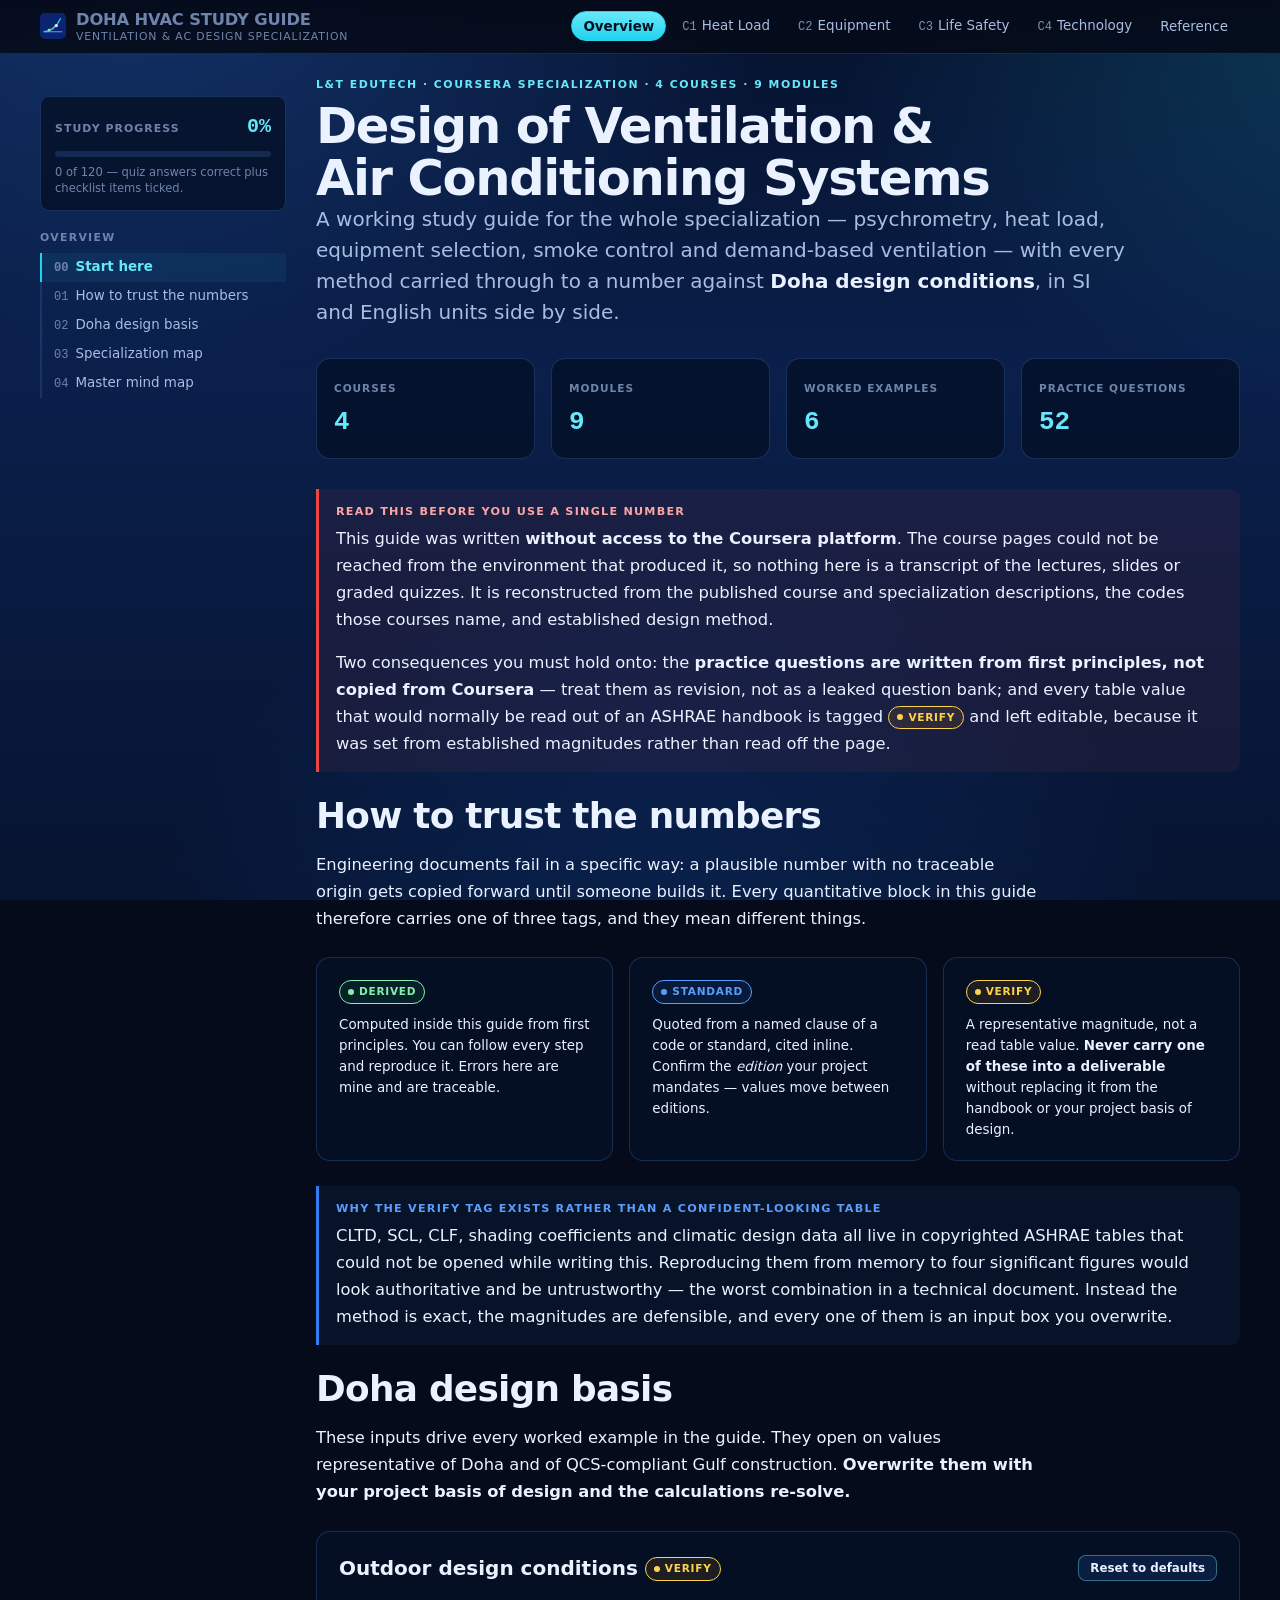
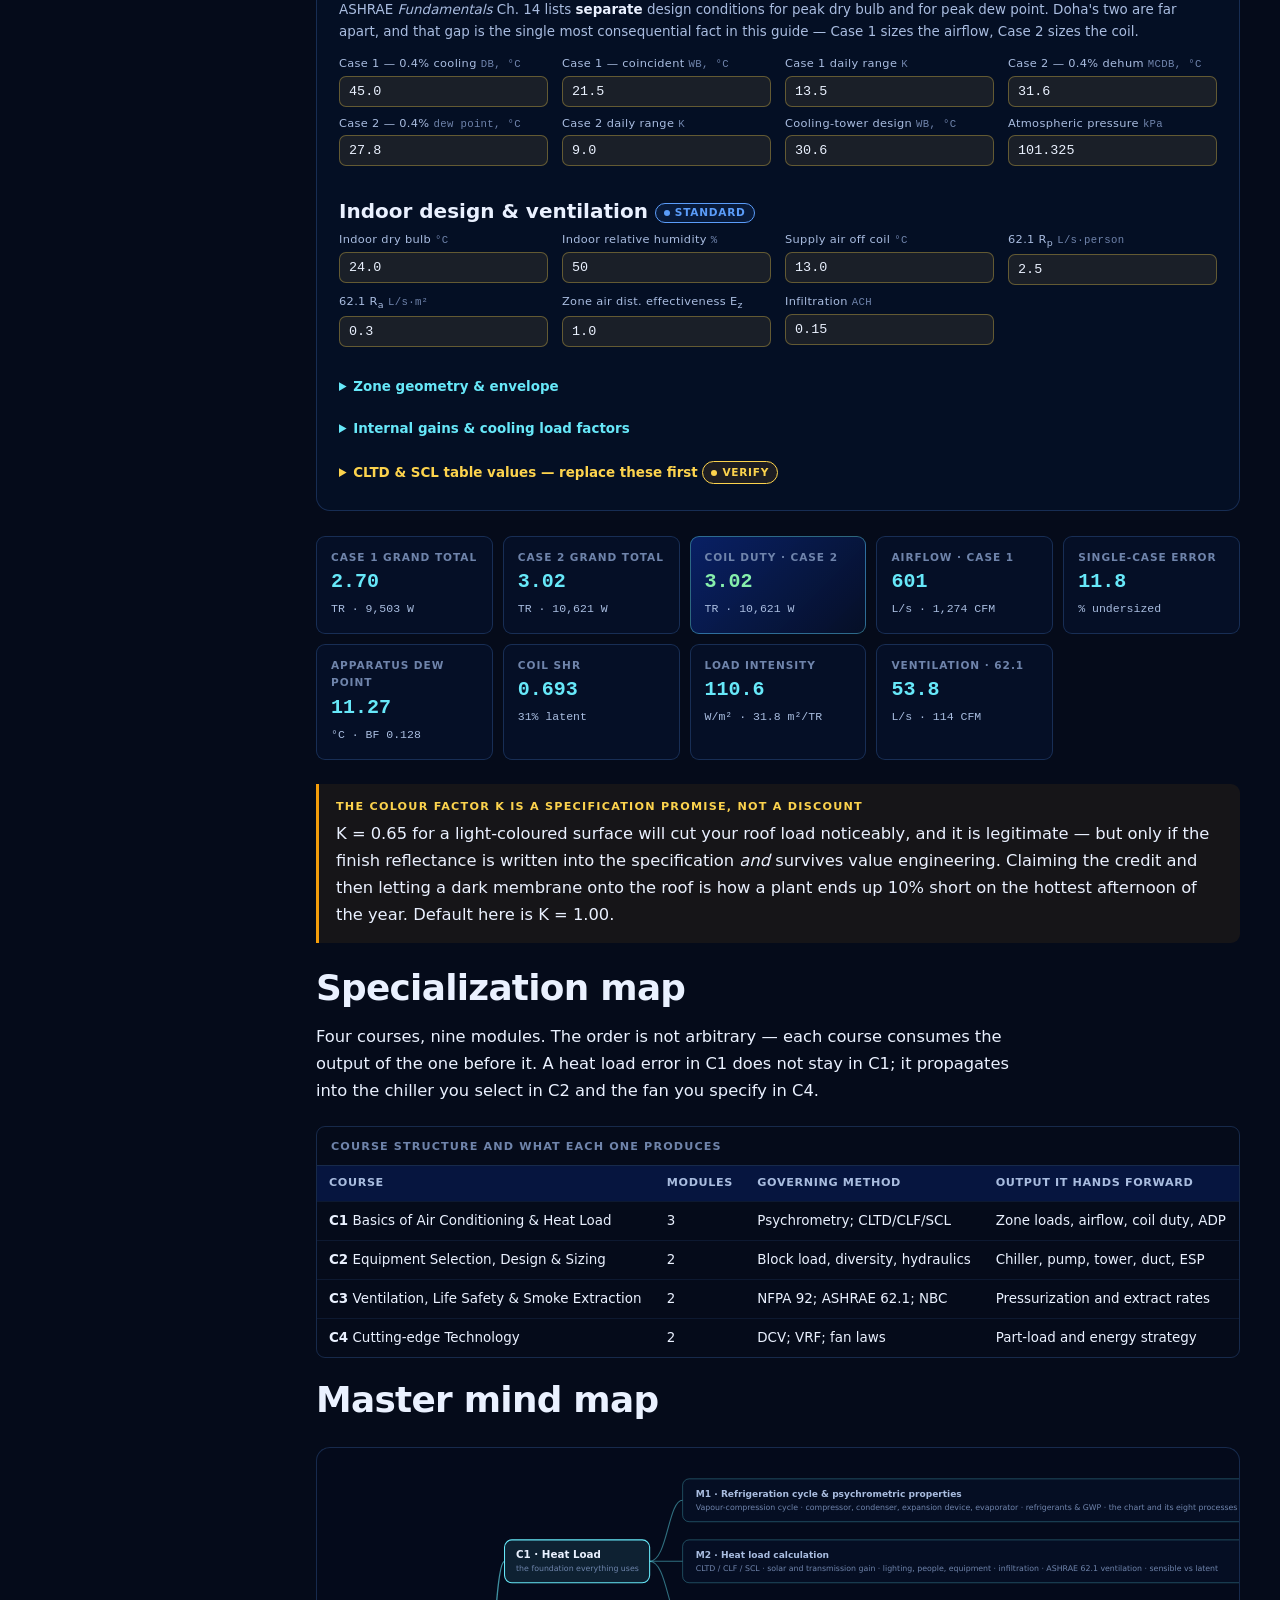
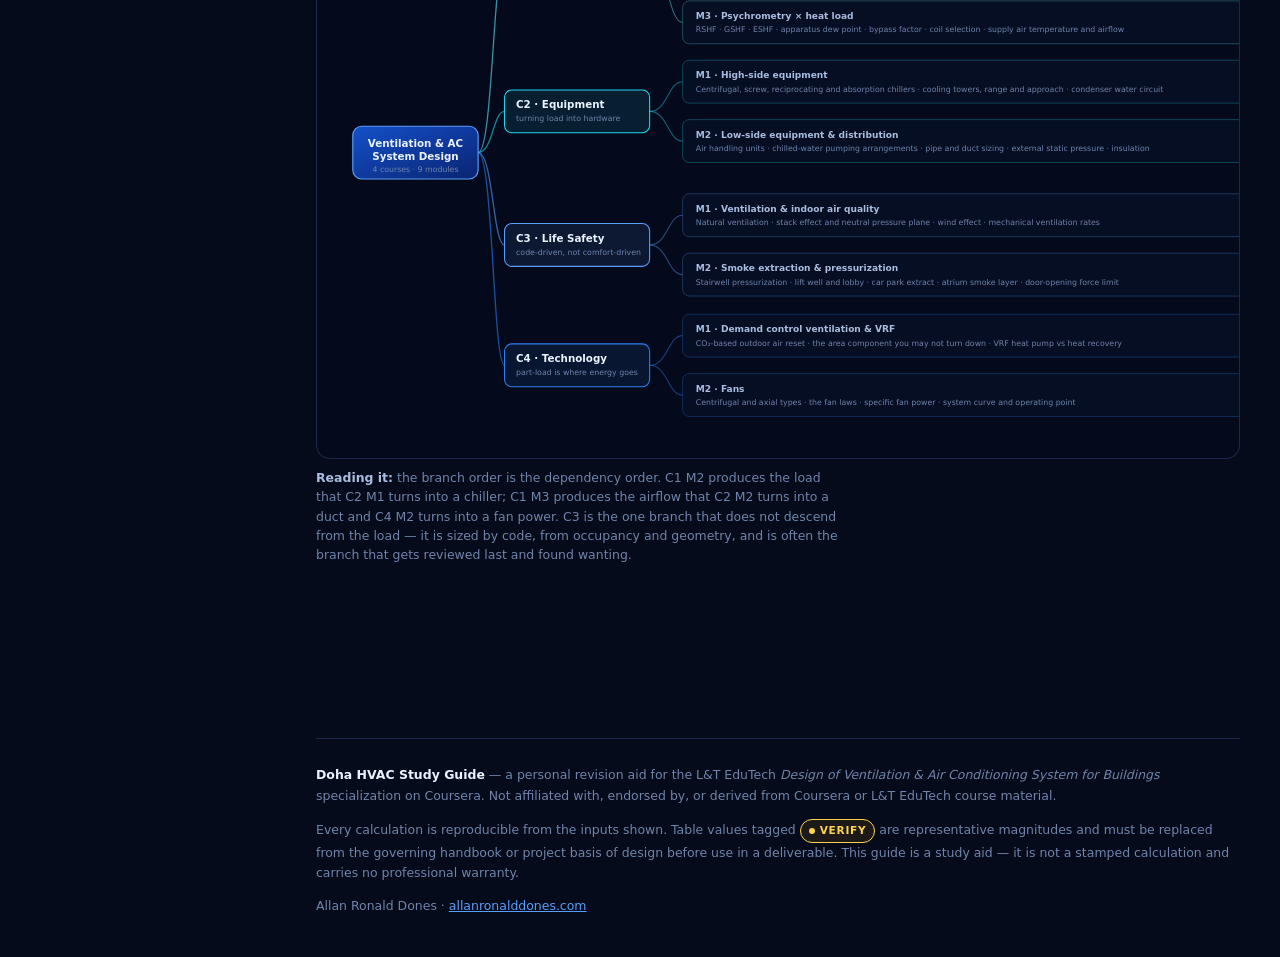
<file: tools/hvac-study-guide.html>
<!doctype html>
<html lang="en">
<head>
<meta charset="UTF-8">
<meta name="viewport" content="width=device-width, initial-scale=1.0">
<title>Doha HVAC Study Guide</title>
<meta name="description" content="Study guide for the Design of Ventilation &amp; Air Conditioning Systems for Buildings specialization — psychrometry, CLTD/CLF heat load, equipment selection, smoke control and DCV/VRF, worked against Doha design conditions in SI and English units.">
<meta name="author" content="Allan Ronald Dones">
<link rel="canonical" href="https://allanronalddones.com/tools/hvac-study-guide">

<meta property="og:type" content="website">
<meta property="og:url" content="https://allanronalddones.com/tools/hvac-study-guide">
<meta property="og:title" content="Doha HVAC Study Guide">
<meta property="og:site_name" content="Allan Ronald Dones — Mechanical Engineering">
<meta property="og:description" content="Psychrometry, CLTD/CLF heat load, equipment sizing, smoke control and DCV/VRF — worked end to end against Doha design conditions, dual-unit, with interactive checklists and practice quizzes.">
<meta name="twitter:card" content="summary">
<meta name="twitter:title" content="Doha HVAC Study Guide">
<meta name="twitter:description" content="Heat load, psychrometry and equipment selection worked against Doha design conditions.">

<link rel="icon" href="data:image/svg+xml,%3Csvg xmlns='http://www.w3.org/2000/svg' viewBox='0 0 64 64'%3E%3Crect width='64' height='64' rx='12' fill='%230a2472'/%3E%3Cpath d='M10 46 L54 46' stroke='%235b9dfa' stroke-width='2.5' stroke-linecap='round'/%3E%3Cpath d='M10 46 C26 46 40 36 50 14' fill='none' stroke='%2322d3ee' stroke-width='3.2' stroke-linecap='round'/%3E%3Ccircle cx='40' cy='31' r='4' fill='%23eaf1ff'/%3E%3Ccircle cx='22' cy='42' r='3' fill='%2386efac'/%3E%3Cpath d='M40 31 L22 42' stroke='%23fcd34d' stroke-width='2' stroke-dasharray='3 2'/%3E%3C/svg%3E">
<style>
/* ==========================================================================
   Doha HVAC Study Guide — self-contained.
   Tokens mirror assets/site.css so the guide reads as part of the site.
   The page is deliberately single-theme (dark), matching every other tool in
   tools/. Every colour is painted explicitly so the page never borrows a host
   background. No external fonts or scripts: the site CSP is
   default-src 'self'; font-src 'self' — a web font would fail silently.
   ========================================================================== */
:root{
  --navy-950:#050b1a; --navy-900:#08132b; --navy-800:#0c1c3f; --navy-700:#0f2551;
  --blue-700:#0a2472; --blue-600:#1450c9; --blue-500:#1565d8;
  --blue-400:#2f7ef0; --blue-300:#5b9dfa;
  --cyan-400:#22d3ee; --cyan-300:#67e8f9;
  --text-primary:#eaf1ff; --text-secondary:#a9bde0; --text-muted:#6f84ab;
  --card-bg:rgba(6,16,40,0.82); --card-border:rgba(91,157,250,0.22);
  --card-border-strong:rgba(103,232,249,0.40);
  --ok-500:#22c55e; --ok-300:#86efac;
  --bad-500:#ef4444; --bad-300:#fca5a5;
  --warn-500:#f59e0b; --warn-300:#fcd34d;
  --muted-chip:rgba(111,132,171,0.18);

  /* Verification status — deliberately separate from the accent hue.
     Every data block on the page carries one of these three. */
  --v-derived:#86efac; --v-derived-bg:rgba(34,197,94,0.10);
  --v-standard:#5b9dfa; --v-standard-bg:rgba(47,126,240,0.10);
  --v-verify:#fcd34d;  --v-verify-bg:rgba(245,158,11,0.10);

  /* Input / output tinting carried over from the other tools:
     amber = you type here, green = calculated. */
  --in-bg:rgba(252,211,77,0.09); --in-border:rgba(252,211,77,0.32);
  --out-bg:rgba(34,197,94,0.07);

  --radius:14px; --radius-sm:9px;
  --maxw:1240px; --readw:70ch;
  --rail:246px;

  --f-sans:'Segoe UI','Inter',system-ui,-apple-system,Roboto,Helvetica,Arial,sans-serif;
  --f-mono:ui-monospace,'SF Mono','Cascadia Mono','Roboto Mono',Consolas,'Liberation Mono',monospace;

  --step--1:clamp(.78rem,.76rem + .10vw,.84rem);
  --step-0:clamp(.95rem,.92rem + .14vw,1.02rem);
  --step-1:clamp(1.10rem,1.05rem + .25vw,1.25rem);
  --step-2:clamp(1.35rem,1.24rem + .48vw,1.70rem);
  --step-3:clamp(1.70rem,1.48rem + .95vw,2.40rem);
  --step-4:clamp(2.10rem,1.70rem + 1.75vw,3.30rem);
}
*{box-sizing:border-box;}
html{scroll-behavior:smooth; scroll-padding-top:96px;}
html,body{margin:0; padding:0;}
body{
  font-family:var(--f-sans);
  font-size:var(--step-0);
  color:var(--text-primary);
  background:var(--navy-950);
  min-height:100vh; line-height:1.65;
  -webkit-font-smoothing:antialiased;
  overflow-x:hidden;
}
@media (prefers-reduced-motion:reduce){
  html{scroll-behavior:auto;}
  *,*::before,*::after{animation-duration:.001ms !important; animation-iteration-count:1 !important; transition-duration:.001ms !important;}
}

/* ---------- background wash (static; the site's waves are omitted here so
     long reading sessions stay calm) ---------- */
.bg-base{
  position:fixed; inset:0; z-index:0; pointer-events:none;
  background:
    radial-gradient(1100px 760px at 10% -10%, rgba(47,126,240,0.34), transparent 62%),
    radial-gradient(900px 640px at 106% 4%, rgba(34,211,238,0.18), transparent 58%),
    radial-gradient(900px 900px at 52% 116%, rgba(21,101,216,0.20), transparent 60%),
    linear-gradient(180deg,#06122e 0%,#0a1f4a 42%,#071431 100%);
  background-color:#06122e;
}
.shell{position:relative; z-index:1;}

/* ---------- skip link ---------- */
.skip{position:absolute; left:-9999px; top:0; z-index:80;
  background:var(--cyan-400); color:#04101f; padding:10px 16px; border-radius:0 0 10px 0; font-weight:700;}
.skip:focus{left:0;}

:where(a,button,input,select,textarea,summary,[tabindex]):focus-visible{
  outline:2px solid var(--cyan-300); outline-offset:2px; border-radius:4px;
}

/* ---------- top bar ---------- */
.topbar{
  position:sticky; top:0; z-index:40;
  background:linear-gradient(180deg,rgba(5,11,26,0.97),rgba(5,11,26,0.90));
  border-bottom:1px solid var(--card-border);
  backdrop-filter:blur(10px);
}
.topbar-in{
  max-width:var(--maxw); margin:0 auto; padding:10px 20px;
  display:flex; align-items:center; gap:14px; flex-wrap:wrap;
}
.brand{display:flex; align-items:center; gap:10px; text-decoration:none; color:var(--text-primary); flex:0 0 auto;}
.brand svg{width:26px; height:26px; display:block;}
.brand b{font-size:var(--step-0); font-weight:700; letter-spacing:-.01em; white-space:nowrap;}
.brand span{display:block; font-size:.68rem; color:var(--text-muted); letter-spacing:.08em; text-transform:uppercase; line-height:1.2;}
.tabs{display:flex; gap:4px; flex-wrap:wrap; margin-left:auto;}
.tab{
  appearance:none; border:1px solid transparent; background:transparent;
  color:var(--text-secondary); font-family:inherit; font-size:var(--step--1);
  padding:6px 11px; border-radius:999px; cursor:pointer; white-space:nowrap;
  transition:background .18s, color .18s, border-color .18s;
}
.tab:hover{color:var(--text-primary); background:rgba(47,126,240,0.12);}
.tab[aria-selected="true"]{
  color:#04101f; background:linear-gradient(180deg,var(--cyan-300),var(--cyan-400));
  border-color:var(--cyan-400); font-weight:700;
}
.tab .tnum{font-family:var(--f-mono); opacity:.75; margin-right:5px; font-size:.9em;}
.tab[aria-selected="true"] .tnum{opacity:.6;}

/* ---------- layout ---------- */
.layout{max-width:var(--maxw); margin:0 auto; padding:0 20px 90px; display:grid; gap:30px;
  grid-template-columns:var(--rail) minmax(0,1fr); align-items:start;}
@media (max-width:940px){ .layout{grid-template-columns:minmax(0,1fr); gap:0;} }

/* ---------- rail ---------- */
.rail{position:sticky; top:74px; max-height:calc(100vh - 92px); overflow-y:auto; padding:22px 0 30px;
  scrollbar-width:thin; scrollbar-color:rgba(91,157,250,.4) transparent;}
.rail::-webkit-scrollbar{width:7px;} .rail::-webkit-scrollbar-thumb{background:rgba(91,157,250,.35); border-radius:4px;}
@media (max-width:940px){ .rail{position:static; max-height:none; overflow:visible; padding:16px 0 0;} }
.rail h4{margin:0 0 8px; font-size:.68rem; letter-spacing:.12em; text-transform:uppercase; color:var(--text-muted); font-weight:700;}
.rail-group{margin-bottom:20px;}
.rail a{display:block; text-decoration:none; color:var(--text-secondary); font-size:var(--step--1);
  padding:5px 10px 5px 12px; border-left:2px solid rgba(91,157,250,0.18); line-height:1.4;
  transition:color .16s, border-color .16s, background .16s;}
.rail a:hover{color:var(--text-primary); background:rgba(47,126,240,0.10); border-left-color:var(--blue-400);}
.rail a.on{color:var(--cyan-300); border-left-color:var(--cyan-400); background:rgba(34,211,238,0.07); font-weight:600;}
.rail a .rm{font-family:var(--f-mono); color:var(--text-muted); margin-right:7px; font-size:.9em;}

.progress-card{border:1px solid var(--card-border); background:var(--card-bg); border-radius:var(--radius-sm); padding:13px 14px; margin-bottom:20px;}
.progress-card .pt{display:flex; justify-content:space-between; align-items:baseline; gap:8px; margin-bottom:8px;}
.progress-card .pt b{font-size:var(--step-1); font-family:var(--f-mono); font-variant-numeric:tabular-nums; color:var(--cyan-300);}
.progress-card .pt span{font-size:.68rem; letter-spacing:.1em; text-transform:uppercase; color:var(--text-muted); font-weight:700;}
.pbar{height:6px; border-radius:99px; background:rgba(91,157,250,0.16); overflow:hidden;}
.pbar i{display:block; height:100%; width:0%; border-radius:99px;
  background:linear-gradient(90deg,var(--blue-400),var(--cyan-400)); transition:width .4s ease;}
.progress-card small{display:block; margin-top:7px; color:var(--text-muted); font-size:.72rem; line-height:1.45;}

/* ---------- main ---------- */
main{min-width:0; padding-top:22px;}
.panel[hidden]{display:none !important;}
section{scroll-margin-top:92px;}
.prose{max-width:var(--readw);}
p{margin:0 0 1em;}
h1,h2,h3,h4{text-wrap:balance; margin:0;}
h1{font-size:var(--step-4); line-height:1.04; letter-spacing:-.028em; font-weight:800;}
h2{font-size:var(--step-3); line-height:1.12; letter-spacing:-.02em; font-weight:750; margin:0 0 .45em;}
h3{font-size:var(--step-2); line-height:1.2; letter-spacing:-.012em; font-weight:700; margin:2.1em 0 .5em;}
h4{font-size:var(--step-1); line-height:1.3; font-weight:700; margin:1.7em 0 .4em; color:var(--text-primary);}
.eyebrow{font-size:.68rem; letter-spacing:.14em; text-transform:uppercase; color:var(--cyan-300); font-weight:700; margin:0 0 .7em;}
.lede{font-size:var(--step-1); color:var(--text-secondary); line-height:1.55; max-width:64ch;}
strong{color:var(--text-primary); font-weight:650;}
a{color:var(--blue-300);}
a:hover{color:var(--cyan-300);}
code,kbd{font-family:var(--f-mono); font-size:.9em; background:rgba(91,157,250,0.12);
  padding:.1em .38em; border-radius:5px; color:var(--cyan-300);}
hr{border:0; border-top:1px solid var(--card-border); margin:2.6em 0;}
ul,ol{margin:0 0 1em; padding-left:1.25em;}
li{margin:.3em 0;}
li::marker{color:var(--blue-300);}

/* module head */
.mod-head{border-bottom:1px solid var(--card-border); padding-bottom:1.4em; margin-bottom:1.8em;}
.mod-head .tag-row{display:flex; gap:7px; flex-wrap:wrap; margin-top:.9em;}
.chip{display:inline-flex; align-items:center; gap:5px; font-size:.7rem; font-weight:650;
  padding:3px 9px; border-radius:999px; background:var(--muted-chip); color:var(--text-secondary);
  border:1px solid rgba(111,132,171,0.28); letter-spacing:.02em;}
.chip.acc{background:rgba(34,211,238,0.10); color:var(--cyan-300); border-color:rgba(34,211,238,0.32);}

/* ---------- cards ---------- */
.card{background:var(--card-bg); border:1px solid var(--card-border); border-radius:var(--radius); padding:20px 22px;}
.card.tight{padding:15px 17px;}
.grid{display:grid; gap:16px;}
.g2{grid-template-columns:repeat(auto-fit,minmax(258px,1fr));}
.g3{grid-template-columns:repeat(auto-fit,minmax(202px,1fr));}
.g4{grid-template-columns:repeat(auto-fit,minmax(158px,1fr));}

/* callouts — border-left rail reserved for these only, so it keeps meaning */
.note{border-left:3px solid var(--blue-400); background:rgba(47,126,240,0.07);
  padding:14px 17px; border-radius:0 var(--radius-sm) var(--radius-sm) 0; margin:1.5em 0;}
.note.warn{border-left-color:var(--warn-500); background:rgba(245,158,11,0.07);}
.note.good{border-left-color:var(--ok-500); background:rgba(34,197,94,0.07);}
.note.trap{border-left-color:var(--bad-500); background:rgba(239,68,68,0.07);}
.note b.nh{display:block; font-size:.7rem; letter-spacing:.11em; text-transform:uppercase; margin-bottom:.42em; font-weight:750;}
.note.warn b.nh{color:var(--warn-300);} .note.good b.nh{color:var(--ok-300);}
.note.trap b.nh{color:var(--bad-300);} .note b.nh{color:var(--blue-300);}
.note p:last-child,.note ul:last-child{margin-bottom:0;}

/* ---------- verification badges ---------- */
.vb{display:inline-flex; align-items:center; gap:5px; font-size:.66rem; font-weight:750;
  letter-spacing:.07em; text-transform:uppercase; padding:2px 8px; border-radius:999px;
  border:1px solid currentColor; white-space:nowrap; vertical-align:middle;}
.vb::before{content:""; width:6px; height:6px; border-radius:50%; background:currentColor; flex:0 0 auto;}
.vb.derived{color:var(--v-derived); background:var(--v-derived-bg);}
.vb.standard{color:var(--v-standard); background:var(--v-standard-bg);}
.vb.verify{color:var(--v-verify); background:var(--v-verify-bg);}

/* ---------- tables ---------- */
.tw{overflow-x:auto; margin:1.3em 0; border:1px solid var(--card-border); border-radius:var(--radius-sm);
  scrollbar-width:thin; scrollbar-color:rgba(91,157,250,.4) transparent;}
.tw::-webkit-scrollbar{height:8px;} .tw::-webkit-scrollbar-thumb{background:rgba(91,157,250,.35); border-radius:4px;}
table{border-collapse:collapse; width:100%; font-size:var(--step--1); min-width:480px;}
caption{caption-side:top; text-align:left; padding:11px 14px 9px; font-size:.7rem; letter-spacing:.1em;
  text-transform:uppercase; color:var(--text-muted); font-weight:750; border-bottom:1px solid var(--card-border);}
th,td{padding:8px 12px; text-align:right; border-bottom:1px solid rgba(91,157,250,0.10);}
th:first-child,td:first-child{text-align:left;}
thead th{background:rgba(10,36,114,0.42); color:var(--text-secondary); font-weight:700;
  font-size:.7rem; letter-spacing:.055em; text-transform:uppercase; position:sticky; top:0;}
tbody tr:last-child td{border-bottom:0;}
tbody tr:hover td{background:rgba(47,126,240,0.05);}
td.num,th.num,.num{font-family:var(--f-mono); font-variant-numeric:tabular-nums;}
tr.total td{border-top:2px solid var(--card-border-strong); font-weight:750; color:var(--cyan-300);
  background:rgba(34,211,238,0.05);}
tr.sub td{color:var(--text-secondary);}
.si{background:rgba(47,126,240,0.05);} .eng{background:rgba(34,211,238,0.035);}
td.g{color:var(--ok-300);} td.a{color:var(--warn-300);} td.r{color:var(--bad-300);}

/* ---------- formula block ---------- */
.fml{font-family:var(--f-mono); background:linear-gradient(180deg,rgba(10,36,114,0.34),rgba(6,16,40,0.5));
  border:1px solid var(--card-border); border-radius:var(--radius-sm); padding:14px 16px; margin:1.15em 0;
  font-size:.92em; line-height:1.85; overflow-x:auto; color:var(--text-primary);}
.fml .eq{display:block; white-space:pre; color:var(--cyan-300);}
.fml .wh{display:block; margin-top:.6em; padding-top:.6em; border-top:1px dashed rgba(91,157,250,0.22);
  color:var(--text-muted); font-size:.86em; white-space:pre-wrap; line-height:1.6;}
.fml .src{display:block; margin-top:.5em; color:var(--text-muted); font-size:.8em; font-family:var(--f-sans); font-style:italic;}

/* step-through working */
.work{counter-reset:stp; margin:1.3em 0; display:grid; gap:0;}
.work .stp{position:relative; padding:11px 0 11px 42px; border-bottom:1px solid rgba(91,157,250,0.10);}
.work .stp:last-child{border-bottom:0;}
.work .stp::before{counter-increment:stp; content:counter(stp);
  position:absolute; left:0; top:11px; width:25px; height:25px; border-radius:50%;
  background:rgba(47,126,240,0.16); border:1px solid rgba(91,157,250,0.34); color:var(--blue-300);
  font-family:var(--f-mono); font-size:.75rem; font-weight:700;
  display:grid; place-items:center;}
.work .stp b{display:block; font-size:.72rem; letter-spacing:.08em; text-transform:uppercase;
  color:var(--text-muted); margin-bottom:.3em; font-weight:750;}
.work .stp .r{font-family:var(--f-mono); color:var(--cyan-300); font-variant-numeric:tabular-nums;}

/* result strip */
.res{display:grid; gap:10px; margin:1.3em 0;
  grid-template-columns:repeat(auto-fit,minmax(146px,1fr));}
.res div{background:rgba(6,16,40,0.94); padding:12px 14px;
  border:1px solid var(--card-border); border-radius:var(--radius-sm);}
.res .k{font-size:.66rem; letter-spacing:.09em; text-transform:uppercase; color:var(--text-muted); font-weight:750; display:block; margin-bottom:3px;}
.res .v{font-family:var(--f-mono); font-size:var(--step-1); font-weight:700; color:var(--cyan-300); font-variant-numeric:tabular-nums; line-height:1.25; display:block;}
.res .u{font-size:.72rem; color:var(--text-secondary); font-family:var(--f-mono);}
.res div.hero{background:linear-gradient(135deg,rgba(10,36,114,0.85),rgba(6,16,40,0.94));
  border-color:var(--card-border-strong);}
.res div.hero .v{color:var(--ok-300);}

/* sanity check */
.sanity{border:1px dashed rgba(103,232,249,0.34); background:rgba(34,211,238,0.045);
  border-radius:var(--radius-sm); padding:13px 16px; margin:1.3em 0;}
.sanity b.nh{display:block; font-size:.7rem; letter-spacing:.11em; text-transform:uppercase;
  color:var(--cyan-300); margin-bottom:.4em; font-weight:750;}
.sanity p:last-child{margin-bottom:0;}

/* ---------- inputs ---------- */
.io{display:grid; gap:9px 14px; grid-template-columns:repeat(auto-fit,minmax(178px,1fr));}
.fld{display:flex; flex-direction:column; gap:4px; min-width:0;}
.fld label{font-size:.71rem; color:var(--text-secondary); letter-spacing:.03em; line-height:1.35;}
.fld label .u{color:var(--text-muted); font-family:var(--f-mono); font-size:.94em;}
.fld input,.fld select{
  font-family:var(--f-mono); font-size:var(--step--1); font-variant-numeric:tabular-nums;
  background:var(--in-bg); border:1px solid var(--in-border); color:var(--text-primary);
  border-radius:7px; padding:7px 9px; width:100%; min-width:0;
}
.fld input:focus,.fld select:focus{border-color:var(--cyan-400); background:rgba(252,211,77,0.14);}
.fld select option{background:var(--navy-800); color:var(--text-primary);}
.btn{appearance:none; font-family:inherit; font-size:var(--step--1); font-weight:650; cursor:pointer;
  padding:8px 15px; border-radius:8px; border:1px solid var(--card-border-strong);
  background:rgba(47,126,240,0.14); color:var(--text-primary); transition:background .16s, border-color .16s;}
.btn:hover{background:rgba(47,126,240,0.26); border-color:var(--cyan-400);}
.btn.pri{background:linear-gradient(180deg,var(--cyan-300),var(--cyan-400)); color:#04101f; border-color:var(--cyan-400); font-weight:750;}
.btn.pri:hover{filter:brightness(1.08);}
.btn.sm{padding:5px 11px; font-size:.74rem;}

/* ---------- figures ---------- */
figure{margin:1.7em 0;}
.figbox{border:1px solid var(--card-border); border-radius:var(--radius); background:rgba(4,12,30,0.55);
  padding:16px; overflow-x:auto; scrollbar-width:thin;}
.figbox svg{display:block; max-width:100%; height:auto;}
figcaption{margin-top:.75em; font-size:.78rem; color:var(--text-muted); line-height:1.55; max-width:66ch;}
figcaption b{color:var(--text-secondary);}
.svg-lbl{font-family:var(--f-sans); font-size:11px; fill:var(--text-secondary);}
.svg-lbl-sm{font-family:var(--f-sans); font-size:9.5px; fill:var(--text-muted);}
.svg-num{font-family:var(--f-mono); font-size:10px; fill:var(--text-muted);}
.svg-ttl{font-family:var(--f-sans); font-size:12.5px; font-weight:700; fill:var(--text-primary);}

/* ---------- quiz ---------- */
.quiz{border:1px solid var(--card-border); border-radius:var(--radius); background:var(--card-bg); overflow:hidden; margin:1.5em 0;}
.quiz-hd{padding:14px 18px; border-bottom:1px solid var(--card-border); display:flex; gap:12px;
  align-items:center; justify-content:space-between; flex-wrap:wrap; background:rgba(10,36,114,0.30);}
.quiz-hd b{font-size:var(--step-0); font-weight:700;}
.quiz-hd .sc{font-family:var(--f-mono); font-size:.8rem; color:var(--text-secondary); font-variant-numeric:tabular-nums;}
.q{padding:16px 18px; border-bottom:1px solid rgba(91,157,250,0.10);}
.q:last-of-type{border-bottom:0;}
.q .qs{display:flex; gap:9px; align-items:flex-start; margin-bottom:.7em;}
.q .qn{font-family:var(--f-mono); font-size:.75rem; color:var(--blue-300); font-weight:700; flex:0 0 auto;
  background:rgba(47,126,240,0.14); border-radius:5px; padding:1px 6px; margin-top:2px;}
.q .qt{margin:0; font-weight:600; line-height:1.5;}
.opts{display:grid; gap:6px; margin:0 0 0 30px;}
.opt{display:flex; gap:9px; align-items:flex-start; padding:8px 11px; border-radius:8px; cursor:pointer;
  border:1px solid rgba(91,157,250,0.18); background:rgba(6,16,40,0.5); font-size:var(--step--1); line-height:1.45;
  transition:background .15s, border-color .15s;}
.opt:hover{background:rgba(47,126,240,0.11); border-color:var(--blue-400);}
.opt input{margin:3px 0 0; accent-color:var(--cyan-400); flex:0 0 auto;}
.opt.ok{border-color:var(--ok-500); background:rgba(34,197,94,0.12);}
.opt.no{border-color:var(--bad-500); background:rgba(239,68,68,0.10);}
.opt.miss{border-color:var(--ok-500); border-style:dashed;}
.numq{display:flex; gap:8px; align-items:center; margin-left:30px; flex-wrap:wrap;}
.numq input{font-family:var(--f-mono); background:var(--in-bg); border:1px solid var(--in-border);
  color:var(--text-primary); border-radius:7px; padding:7px 9px; width:130px; font-variant-numeric:tabular-nums;}
.numq .un{font-family:var(--f-mono); font-size:.8rem; color:var(--text-muted);}
.fb{margin:.75em 0 0 30px; padding:10px 13px; border-radius:8px; font-size:var(--step--1); line-height:1.55; display:none;}
.fb.show{display:block;}
.fb.ok{background:rgba(34,197,94,0.10); border-left:3px solid var(--ok-500);}
.fb.no{background:rgba(239,68,68,0.09); border-left:3px solid var(--bad-500);}
.fb b{display:block; margin-bottom:.25em; font-size:.71rem; letter-spacing:.09em; text-transform:uppercase;}
.fb.ok b{color:var(--ok-300);} .fb.no b{color:var(--bad-300);}
.quiz-ft{padding:13px 18px; display:flex; gap:10px; align-items:center; flex-wrap:wrap; background:rgba(10,36,114,0.22); border-top:1px solid var(--card-border);}
.quiz-ft .msg{font-size:var(--step--1); color:var(--text-secondary);}

/* ---------- checklist ---------- */
.ckl{border:1px solid var(--card-border); border-radius:var(--radius); background:var(--card-bg); overflow:hidden; margin:1.5em 0;}
.ckl-hd{padding:14px 18px; border-bottom:1px solid var(--card-border); background:rgba(10,36,114,0.30);
  display:flex; gap:12px; align-items:center; justify-content:space-between; flex-wrap:wrap;}
.ckl-hd b{font-size:var(--step-0);}
.ckl-hd .cnt{font-family:var(--f-mono); font-size:.78rem; color:var(--cyan-300); font-variant-numeric:tabular-nums;}
.ckl ul{list-style:none; margin:0; padding:0;}
.ckl li{border-bottom:1px solid rgba(91,157,250,0.09);}
.ckl li:last-child{border-bottom:0;}
.ckl label{display:flex; gap:11px; align-items:flex-start; padding:11px 18px; cursor:pointer; transition:background .15s;}
.ckl label:hover{background:rgba(47,126,240,0.06);}
.ckl input{margin:4px 0 0; accent-color:var(--ok-500); flex:0 0 auto; width:15px; height:15px;}
.ckl .ct{font-size:var(--step--1); line-height:1.5;}
.ckl .ct em{display:block; color:var(--text-muted); font-style:normal; font-size:.92em; margin-top:2px;}
.ckl input:checked + .ct{color:var(--text-muted); text-decoration:line-through; text-decoration-color:rgba(111,132,171,.5);}
.ckl input:checked + .ct em{text-decoration:none;}

/* ---------- misc ---------- */
.kv{display:grid; grid-template-columns:auto 1fr; gap:5px 14px; font-size:var(--step--1); margin:1em 0;}
.kv dt{color:var(--text-muted);} .kv dd{margin:0; font-family:var(--f-mono); color:var(--text-primary); font-variant-numeric:tabular-nums;}
.srcs{font-size:.78rem; color:var(--text-muted); line-height:1.65;}
.srcs li{margin:.35em 0;}
footer.pg{border-top:1px solid var(--card-border); margin-top:56px; padding:26px 0 0; color:var(--text-muted); font-size:.78rem; line-height:1.65;}

@media print{
  .bg-base,.topbar,.rail,.quiz-ft,.btn{display:none !important;}
  body{background:#fff; color:#111;}
  .layout{grid-template-columns:1fr; padding:0;}
  .panel[hidden]{display:block !important;}
  .card,.tw,.fml,.ckl,.quiz{border-color:#bbb; background:#fff;}
  h1,h2,h3,h4,strong,.res .v{color:#111 !important;}
  a{color:#111; text-decoration:underline;}
  .figbox{border-color:#bbb; background:#fff;}
  table{page-break-inside:avoid;}
}
</style>
</head>
<body>
<div class="bg-base"></div>
<a class="skip" href="#main">Skip to content</a>
<div class="shell">

<header class="topbar">
  <div class="topbar-in">
    <a class="brand" href="../index.html">
      <svg viewBox="0 0 64 64" aria-hidden="true"><rect width="64" height="64" rx="12" fill="#0a2472"/><path d="M10 46 L54 46" stroke="#5b9dfa" stroke-width="2.5" stroke-linecap="round"/><path d="M10 46 C26 46 40 36 50 14" fill="none" stroke="#22d3ee" stroke-width="3.2" stroke-linecap="round"/><circle cx="40" cy="31" r="4" fill="#eaf1ff"/><circle cx="22" cy="42" r="3" fill="#86efac"/><path d="M40 31 L22 42" stroke="#fcd34d" stroke-width="2" stroke-dasharray="3 2"/></svg>
      <span class="bt"><b>Doha HVAC Study Guide</b><span>Ventilation &amp; AC design specialization</span></span>
    </a>
    <nav class="tabs" role="tablist" aria-label="Course sections">
      <button class="tab" role="tab" id="tab-overview" aria-controls="panel-overview" aria-selected="true" data-panel="overview">Overview</button>
      <button class="tab" role="tab" id="tab-c1" aria-controls="panel-c1" aria-selected="false" data-panel="c1"><span class="tnum">C1</span>Heat Load</button>
      <button class="tab" role="tab" id="tab-c2" aria-controls="panel-c2" aria-selected="false" data-panel="c2"><span class="tnum">C2</span>Equipment</button>
      <button class="tab" role="tab" id="tab-c3" aria-controls="panel-c3" aria-selected="false" data-panel="c3"><span class="tnum">C3</span>Life Safety</button>
      <button class="tab" role="tab" id="tab-c4" aria-controls="panel-c4" aria-selected="false" data-panel="c4"><span class="tnum">C4</span>Technology</button>
      <button class="tab" role="tab" id="tab-ref" aria-controls="panel-ref" aria-selected="false" data-panel="ref">Reference</button>
    </nav>
  </div>
</header>

<div class="layout">

<aside class="rail" aria-label="Section navigation">
  <div class="progress-card">
    <div class="pt"><span>Study progress</span><b id="progPct">0%</b></div>
    <div class="pbar"><i id="progBar"></i></div>
    <small id="progTxt">Checklist items ticked and quiz questions answered correctly, across the whole guide.</small>
  </div>
  <div class="rail-group" data-rail="overview">
    <h4>Overview</h4>
    <a href="#s-start" class="on"><span class="rm">00</span>Start here</a>
    <a href="#s-verify"><span class="rm">01</span>How to trust the numbers</a>
    <a href="#s-design"><span class="rm">02</span>Doha design basis</a>
    <a href="#s-map"><span class="rm">03</span>Specialization map</a>
    <a href="#s-mind"><span class="rm">04</span>Master mind map</a>
  </div>
  <div class="rail-group" data-rail="c1" hidden>
    <h4>C1 · Heat load</h4>
    <a href="#c1m1"><span class="rm">M1</span>Refrigeration &amp; psychrometry</a>
    <a href="#c1-phchart"><span class="rm">·</span>The vapour-compression cycle</a>
    <a href="#c1-psychart"><span class="rm">·</span>Reading the chart</a>
    <a href="#c1-exA"><span class="rm">A</span>Worked: state points</a>
    <a href="#c1m1q"><span class="rm">?</span>Quiz M1</a>
    <a href="#c1m2"><span class="rm">M2</span>Heat load calculation</a>
    <a href="#c1-cltd"><span class="rm">·</span>CLTD / CLF / SCL method</a>
    <a href="#c1-exB"><span class="rm">B</span>Worked: full load</a>
    <a href="#c1-rts"><span class="rm">·</span>Why RTS replaced CLTD</a>
    <a href="#c1m2q"><span class="rm">?</span>Quiz M2</a>
    <a href="#c1m3"><span class="rm">M3</span>Psychrometry × load</a>
    <a href="#c1-exC"><span class="rm">C</span>Worked: coil selection</a>
    <a href="#c1m3q"><span class="rm">?</span>Quiz M3</a>
  </div>
  <div class="rail-group" data-rail="c2" hidden>
    <h4>C2 · Equipment</h4>
    <a href="#c2-intro"><span class="rm">M1</span>High side &amp; low side</a>
    <a href="#c2-plant"><span class="rm">·</span>Plant schematic</a>
    <a href="#c2-chiller"><span class="rm">·</span>Chillers &amp; cooling towers</a>
    <a href="#c2-pump"><span class="rm">·</span>Pumping arrangements</a>
    <a href="#c2-exD"><span class="rm">D</span>Worked: plant sizing</a>
    <a href="#c2-duct"><span class="rm">·</span>Bid evaluation points</a>
    <a href="#c2q"><span class="rm">?</span>Quiz C2</a>
  </div>
  <div class="rail-group" data-rail="c3" hidden>
    <h4>C3 · Life safety</h4>
    <a href="#c3-intro"><span class="rm">M1</span>Ventilation &amp; IAQ</a>
    <a href="#c3-stack"><span class="rm">·</span>Stack &amp; wind effect</a>
    <a href="#c3-press"><span class="rm">M2</span>Pressurization</a>
    <a href="#c3-exE"><span class="rm">E</span>Worked: life safety</a>
    <a href="#c3q"><span class="rm">?</span>Quiz C3</a>
  </div>
  <div class="rail-group" data-rail="c4" hidden>
    <h4>C4 · Technology</h4>
    <a href="#c4-dcv"><span class="rm">M1</span>Demand control ventilation</a>
    <a href="#c4-vrf"><span class="rm">·</span>Variable refrigerant flow</a>
    <a href="#c4-fans"><span class="rm">M2</span>Fans &amp; fan laws</a>
    <a href="#c4-exF"><span class="rm">F</span>Worked: DCV &amp; fans</a>
    <a href="#c4q"><span class="rm">?</span>Quiz C4</a>
  </div>
  <div class="rail-group" data-rail="ref" hidden>
    <h4>Reference</h4>
    <a href="#r-ckl1"><span class="rm">01</span>Design basis checklist</a>
    <a href="#r-ckl2"><span class="rm">02</span>Load calc review</a>
    <a href="#r-ckl3"><span class="rm">03</span>Datasheet &amp; TBE review</a>
    <a href="#r-ckl4"><span class="rm">04</span>Vendor submittal review</a>
    <a href="#r-ckl5"><span class="rm">05</span>Commissioning &amp; MC</a>
    <a href="#r-fml"><span class="rm">06</span>Formula sheet</a>
    <a href="#r-codes"><span class="rm">07</span>Codes &amp; standards</a>
    <a href="#r-src"><span class="rm">08</span>Sources &amp; limits</a>
  </div>
</aside>

<main id="main">

<!-- ==================== OVERVIEW ==================== -->
<div class="panel" id="panel-overview" role="tabpanel" aria-labelledby="tab-overview">

<section id="s-start">
  <p class="eyebrow">L&amp;T EduTech · Coursera specialization · 4 courses · 9 modules</p>
  <h1>Design of Ventilation &amp; Air&nbsp;Conditioning Systems</h1>
  <p class="lede">A working study guide for the whole specialization — psychrometry, heat load, equipment selection, smoke control and demand-based ventilation — with every method carried through to a number against <strong>Doha design conditions</strong>, in SI and English units side by side.</p>

  <div class="grid g4" style="margin:1.8em 0;">
    <div class="card tight"><span class="k" style="font-size:.66rem;letter-spacing:.09em;text-transform:uppercase;color:var(--text-muted);font-weight:750;">Courses</span><div class="num" style="font-size:var(--step-2);color:var(--cyan-300);font-weight:700;">4</div></div>
    <div class="card tight"><span class="k" style="font-size:.66rem;letter-spacing:.09em;text-transform:uppercase;color:var(--text-muted);font-weight:750;">Modules</span><div class="num" style="font-size:var(--step-2);color:var(--cyan-300);font-weight:700;">9</div></div>
    <div class="card tight"><span class="k" style="font-size:.66rem;letter-spacing:.09em;text-transform:uppercase;color:var(--text-muted);font-weight:750;">Worked examples</span><div class="num" style="font-size:var(--step-2);color:var(--cyan-300);font-weight:700;">6</div></div>
    <div class="card tight"><span class="k" style="font-size:.66rem;letter-spacing:.09em;text-transform:uppercase;color:var(--text-muted);font-weight:750;">Practice questions</span><div class="num" style="font-size:var(--step-2);color:var(--cyan-300);font-weight:700;" id="qTotal">—</div></div>
  </div>

  <div class="note trap">
    <b class="nh">Read this before you use a single number</b>
    <p>This guide was written <strong>without access to the Coursera platform</strong>. The course pages could not be reached from the environment that produced it, so nothing here is a transcript of the lectures, slides or graded quizzes. It is reconstructed from the published course and specialization descriptions, the codes those courses name, and established design method.</p>
    <p style="margin-bottom:0;">Two consequences you must hold onto: the <strong>practice questions are written from first principles, not copied from Coursera</strong> — treat them as revision, not as a leaked question bank; and every table value that would normally be read out of an ASHRAE handbook is tagged <span class="vb verify">Verify</span> and left editable, because it was set from established magnitudes rather than read off the page.</p>
  </div>
</section>

<section id="s-verify">
  <h2>How to trust the numbers</h2>
  <p class="prose">Engineering documents fail in a specific way: a plausible number with no traceable origin gets copied forward until someone builds it. Every quantitative block in this guide therefore carries one of three tags, and they mean different things.</p>

  <div class="grid g3" style="margin:1.5em 0;">
    <div class="card">
      <span class="vb derived">Derived</span>
      <p style="margin:.75em 0 0;font-size:var(--step--1);line-height:1.55;">Computed inside this guide from first principles. You can follow every step and reproduce it. Errors here are mine and are traceable.</p>
    </div>
    <div class="card">
      <span class="vb standard">Standard</span>
      <p style="margin:.75em 0 0;font-size:var(--step--1);line-height:1.55;">Quoted from a named clause of a code or standard, cited inline. Confirm the <em>edition</em> your project mandates — values move between editions.</p>
    </div>
    <div class="card">
      <span class="vb verify">Verify</span>
      <p style="margin:.75em 0 0;font-size:var(--step--1);line-height:1.55;">A representative magnitude, not a read table value. <strong>Never carry one of these into a deliverable</strong> without replacing it from the handbook or your project basis of design.</p>
    </div>
  </div>

  <div class="note">
    <b class="nh">Why the Verify tag exists rather than a confident-looking table</b>
    <p style="margin-bottom:0;">CLTD, SCL, CLF, shading coefficients and climatic design data all live in copyrighted ASHRAE tables that could not be opened while writing this. Reproducing them from memory to four significant figures would look authoritative and be untrustworthy — the worst combination in a technical document. Instead the method is exact, the magnitudes are defensible, and every one of them is an input box you overwrite.</p>
  </div>
</section>
<section id="s-design">
  <h2>Doha design basis</h2>
  <p class="prose">These inputs drive every worked example in the guide. They open on values representative of Doha and of QCS-compliant Gulf construction. <strong>Overwrite them with your project basis of design and the calculations re-solve.</strong></p>

  <div class="card" style="margin:1.5em 0;">
    <div style="display:flex;gap:12px;align-items:center;justify-content:space-between;flex-wrap:wrap;margin-bottom:14px;">
      <b style="font-size:var(--step-1);">Outdoor design conditions <span class="vb verify">Verify</span></b>
      <button class="btn sm" id="btnReset" type="button">Reset to defaults</button>
    </div>
    <p style="font-size:var(--step--1);color:var(--text-secondary);margin-bottom:1em;">
      ASHRAE <em>Fundamentals</em> Ch. 14 lists <strong>separate</strong> design conditions for peak dry bulb and for peak dew point. Doha's two are far apart, and that gap is the single most consequential fact in this guide — Case&nbsp;1 sizes the airflow, Case&nbsp;2 sizes the coil.
    </p>
    <div class="io">
      <div class="fld"><label for="dd_oa1_db">Case 1 — 0.4% cooling <span class="u">DB, °C</span></label><input type="number" id="dd_oa1_db" value="45.0" step="0.1"></div>
      <div class="fld"><label for="dd_oa1_wb">Case 1 — coincident <span class="u">WB, °C</span></label><input type="number" id="dd_oa1_wb" value="21.5" step="0.1"></div>
      <div class="fld"><label for="dd_dr1">Case 1 daily range <span class="u">K</span></label><input type="number" id="dd_dr1" value="13.5" step="0.1"></div>
      <div class="fld"><label for="dd_oa2_db">Case 2 — 0.4% dehum <span class="u">MCDB, °C</span></label><input type="number" id="dd_oa2_db" value="31.6" step="0.1"></div>
      <div class="fld"><label for="dd_oa2_dp">Case 2 — 0.4% <span class="u">dew point, °C</span></label><input type="number" id="dd_oa2_dp" value="27.8" step="0.1"></div>
      <div class="fld"><label for="dd_dr2">Case 2 daily range <span class="u">K</span></label><input type="number" id="dd_dr2" value="9.0" step="0.1"></div>
      <div class="fld"><label for="dd_ct_wb">Cooling-tower design <span class="u">WB, °C</span></label><input type="number" id="dd_ct_wb" value="30.6" step="0.1"></div>
      <div class="fld"><label for="dd_patm">Atmospheric pressure <span class="u">kPa</span></label><input type="number" id="dd_patm" value="101.325" step="0.001"></div>
    </div>

    <h4 style="margin-top:1.6em;">Indoor design &amp; ventilation <span class="vb standard">Standard</span></h4>
    <div class="io">
      <div class="fld"><label for="dd_in_db">Indoor dry bulb <span class="u">°C</span></label><input type="number" id="dd_in_db" value="24.0" step="0.5"></div>
      <div class="fld"><label for="dd_in_rh">Indoor relative humidity <span class="u">%</span></label><input type="number" id="dd_in_rh" value="50" step="1"></div>
      <div class="fld"><label for="dd_tsup">Supply air off coil <span class="u">°C</span></label><input type="number" id="dd_tsup" value="13.0" step="0.5"></div>
      <div class="fld"><label for="dd_rp">62.1 R<sub>p</sub> <span class="u">L/s·person</span></label><input type="number" id="dd_rp" value="2.5" step="0.1"></div>
      <div class="fld"><label for="dd_ra">62.1 R<sub>a</sub> <span class="u">L/s·m²</span></label><input type="number" id="dd_ra" value="0.3" step="0.05"></div>
      <div class="fld"><label for="dd_ez">Zone air dist. effectiveness E<sub>z</sub></label><input type="number" id="dd_ez" value="1.0" step="0.05"></div>
      <div class="fld"><label for="dd_ach_inf">Infiltration <span class="u">ACH</span></label><input type="number" id="dd_ach_inf" value="0.15" step="0.05"></div>
    </div>

    <details style="margin-top:1.4em;">
      <summary style="cursor:pointer;font-weight:650;color:var(--cyan-300);font-size:var(--step--1);padding:6px 0;">Zone geometry &amp; envelope</summary>
      <div class="io" style="margin-top:12px;">
        <div class="fld"><label for="dd_Ls">Exposed wall — south <span class="u">m</span></label><input type="number" id="dd_Ls" value="12.0" step="0.5"></div>
        <div class="fld"><label for="dd_Lw">Exposed wall — west <span class="u">m</span></label><input type="number" id="dd_Lw" value="8.0" step="0.5"></div>
        <div class="fld"><label for="dd_hftf">Floor to floor <span class="u">m</span></label><input type="number" id="dd_hftf" value="3.6" step="0.1"></div>
        <div class="fld"><label for="dd_hceil">Floor to ceiling <span class="u">m</span></label><input type="number" id="dd_hceil" value="3.0" step="0.1"></div>
        <div class="fld"><label for="dd_glaz">Glazing fraction of wall</label><input type="number" id="dd_glaz" value="0.40" step="0.05"></div>
        <div class="fld"><label for="dd_uroof">U roof <span class="u">W/m²·K</span></label><input type="number" id="dd_uroof" value="0.30" step="0.01"></div>
        <div class="fld"><label for="dd_uwall">U wall <span class="u">W/m²·K</span></label><input type="number" id="dd_uwall" value="0.50" step="0.01"></div>
        <div class="fld"><label for="dd_uglass">U glazing <span class="u">W/m²·K</span></label><input type="number" id="dd_uglass" value="1.90" step="0.05"></div>
        <div class="fld"><label for="dd_shgc">Glazing SHGC</label><input type="number" id="dd_shgc" value="0.28" step="0.01"></div>
      </div>
    </details>

    <details style="margin-top:.5em;">
      <summary style="cursor:pointer;font-weight:650;color:var(--cyan-300);font-size:var(--step--1);padding:6px 0;">Internal gains &amp; cooling load factors</summary>
      <div class="io" style="margin-top:12px;">
        <div class="fld"><label for="dd_people">Occupants <span class="u">persons</span></label><input type="number" id="dd_people" value="10" step="1"></div>
        <div class="fld"><label for="dd_ps">Sensible per person <span class="u">W</span></label><input type="number" id="dd_ps" value="75" step="5"></div>
        <div class="fld"><label for="dd_pl">Latent per person <span class="u">W</span></label><input type="number" id="dd_pl" value="55" step="5"></div>
        <div class="fld"><label for="dd_lpd">Lighting power density <span class="u">W/m²</span></label><input type="number" id="dd_lpd" value="8.0" step="0.5"></div>
        <div class="fld"><label for="dd_epd">Equipment power density <span class="u">W/m²</span></label><input type="number" id="dd_epd" value="12.0" step="0.5"></div>
        <div class="fld"><label for="dd_clf_p">CLF people</label><input type="number" id="dd_clf_p" value="0.90" step="0.01"></div>
        <div class="fld"><label for="dd_clf_l">CLF lighting</label><input type="number" id="dd_clf_l" value="0.87" step="0.01"></div>
        <div class="fld"><label for="dd_clf_e">CLF equipment</label><input type="number" id="dd_clf_e" value="0.90" step="0.01"></div>
      </div>
    </details>

    <details style="margin-top:.5em;">
      <summary style="cursor:pointer;font-weight:650;color:var(--warn-300);font-size:var(--step--1);padding:6px 0;">CLTD &amp; SCL table values — replace these first <span class="vb verify">Verify</span></summary>
      <p style="font-size:var(--step--1);color:var(--text-secondary);margin:10px 0;">Read the real values from ASHRAE <em>Fundamentals</em> (1997) Tables 30–34 at your latitude, month and solar hour, or from the calculation basis your project has already approved. The defaults are magnitudes for a 24°N July afternoon peak, not table entries.</p>
      <div class="io">
        <div class="fld"><label for="dd_cltd_roof">CLTD roof <span class="u">K</span></label><input type="number" id="dd_cltd_roof" value="35" step="1"></div>
        <div class="fld"><label for="dd_cltd_ws">CLTD wall south <span class="u">K</span></label><input type="number" id="dd_cltd_ws" value="16" step="1"></div>
        <div class="fld"><label for="dd_cltd_ww">CLTD wall west <span class="u">K</span></label><input type="number" id="dd_cltd_ww" value="20" step="1"></div>
        <div class="fld"><label for="dd_cltd_gl">CLTD glass <span class="u">K</span></label><input type="number" id="dd_cltd_gl" value="13" step="1"></div>
        <div class="fld"><label for="dd_lm_roof">LM roof <span class="u">K</span></label><input type="number" id="dd_lm_roof" value="0" step="1"></div>
        <div class="fld"><label for="dd_lm_ws">LM wall south <span class="u">K</span></label><input type="number" id="dd_lm_ws" value="-2" step="1"></div>
        <div class="fld"><label for="dd_lm_ww">LM wall west <span class="u">K</span></label><input type="number" id="dd_lm_ww" value="0" step="1"></div>
        <div class="fld"><label for="dd_k">Colour factor K</label><input type="number" id="dd_k" value="1.00" step="0.01"></div>
        <div class="fld"><label for="dd_scl_s">SCL south <span class="u">W/m²</span></label><input type="number" id="dd_scl_s" value="145" step="5"></div>
        <div class="fld"><label for="dd_scl_w">SCL west <span class="u">W/m²</span></label><input type="number" id="dd_scl_w" value="430" step="5"></div>
      </div>
    </details>
  </div>

  <div id="ddSummary" class="res" aria-live="polite"></div>

  <div class="note warn">
    <b class="nh">The colour factor K is a specification promise, not a discount</b>
    <p style="margin-bottom:0;">K = 0.65 for a light-coloured surface will cut your roof load noticeably, and it is legitimate — but only if the finish reflectance is written into the specification <em>and</em> survives value engineering. Claiming the credit and then letting a dark membrane onto the roof is how a plant ends up 10% short on the hottest afternoon of the year. Default here is K = 1.00.</p>
  </div>
</section>
<section id="s-map">
  <h2>Specialization map</h2>
  <p class="prose">Four courses, nine modules. The order is not arbitrary — each course consumes the output of the one before it. A heat load error in C1 does not stay in C1; it propagates into the chiller you select in C2 and the fan you specify in C4.</p>

  <div class="tw">
    <table>
      <caption>Course structure and what each one produces</caption>
      <thead><tr><th>Course</th><th style="text-align:left;">Modules</th><th style="text-align:left;">Governing method</th><th style="text-align:left;">Output it hands forward</th></tr></thead>
      <tbody>
        <tr><td><strong>C1</strong> Basics of Air Conditioning &amp; Heat Load</td><td style="text-align:left;">3</td><td style="text-align:left;">Psychrometry; CLTD/CLF/SCL</td><td style="text-align:left;">Zone loads, airflow, coil duty, ADP</td></tr>
        <tr><td><strong>C2</strong> Equipment Selection, Design &amp; Sizing</td><td style="text-align:left;">2</td><td style="text-align:left;">Block load, diversity, hydraulics</td><td style="text-align:left;">Chiller, pump, tower, duct, ESP</td></tr>
        <tr><td><strong>C3</strong> Ventilation, Life Safety &amp; Smoke Extraction</td><td style="text-align:left;">2</td><td style="text-align:left;">NFPA 92; ASHRAE 62.1; NBC</td><td style="text-align:left;">Pressurization and extract rates</td></tr>
        <tr><td><strong>C4</strong> Cutting-edge Technology</td><td style="text-align:left;">2</td><td style="text-align:left;">DCV; VRF; fan laws</td><td style="text-align:left;">Part-load and energy strategy</td></tr>
      </tbody>
    </table>
  </div>
</section>

<section id="s-mind">
  <h2>Master mind map</h2>
  <figure>
    <div class="figbox">
      <svg viewBox="0 0 1140 700" role="img" aria-label="Mind map of the four courses and nine modules of the specialization, showing the key topics inside each module." style="min-width:940px;">
        <defs>
          <linearGradient id="mmRoot" x1="0" y1="0" x2="1" y2="1">
            <stop offset="0" stop-color="#1450c9"/><stop offset="1" stop-color="#0a2472"/>
          </linearGradient>
        </defs>

        <path d="M176 350 C194 350 194 118 208 118" fill="none" stroke="#67e8f9" stroke-width="1.6" opacity="0.6"/>
        <path d="M176 350 C194 350 194 300 208 300" fill="none" stroke="#22d3ee" stroke-width="1.6" opacity="0.6"/>
        <path d="M176 350 C194 350 194 462 208 462" fill="none" stroke="#5b9dfa" stroke-width="1.6" opacity="0.6"/>
        <path d="M176 350 C194 350 194 608 208 608" fill="none" stroke="#2f7ef0" stroke-width="1.6" opacity="0.6"/>

        <path d="M384 118 C406 118 406 44 424 44"   fill="none" stroke="#67e8f9" stroke-width="1.3" opacity="0.45"/>
        <path d="M384 118 C406 118 406 118 424 118" fill="none" stroke="#67e8f9" stroke-width="1.3" opacity="0.45"/>
        <path d="M384 118 C406 118 406 192 424 192" fill="none" stroke="#67e8f9" stroke-width="1.3" opacity="0.45"/>
        <path d="M384 300 C406 300 406 264 424 264" fill="none" stroke="#22d3ee" stroke-width="1.3" opacity="0.45"/>
        <path d="M384 300 C406 300 406 336 424 336" fill="none" stroke="#22d3ee" stroke-width="1.3" opacity="0.45"/>
        <path d="M384 462 C406 462 406 426 424 426" fill="none" stroke="#5b9dfa" stroke-width="1.3" opacity="0.45"/>
        <path d="M384 462 C406 462 406 498 424 498" fill="none" stroke="#5b9dfa" stroke-width="1.3" opacity="0.45"/>
        <path d="M384 608 C406 608 406 572 424 572" fill="none" stroke="#2f7ef0" stroke-width="1.3" opacity="0.45"/>
        <path d="M384 608 C406 608 406 644 424 644" fill="none" stroke="#2f7ef0" stroke-width="1.3" opacity="0.45"/>

        <rect x="24" y="318" width="152" height="64" rx="11" fill="url(#mmRoot)" stroke="#5b9dfa" stroke-width="1.4"/>
        <text class="svg-ttl" x="100" y="343" text-anchor="middle" fill="#eaf1ff">Ventilation &amp; AC</text>
        <text class="svg-ttl" x="100" y="359" text-anchor="middle" fill="#eaf1ff">System Design</text>
        <text class="svg-lbl-sm" x="100" y="373" text-anchor="middle" fill="#a9bde0">4 courses · 9 modules</text>

        <rect x="208" y="92"  width="176" height="52" rx="9" fill="rgba(103,232,249,0.10)" stroke="#67e8f9" stroke-width="1.3"/>
        <text class="svg-ttl" x="222" y="114" fill="#67e8f9">C1 · Heat Load</text>
        <text class="svg-lbl-sm" x="222" y="130" fill="#a9bde0">the foundation everything uses</text>

        <rect x="208" y="274" width="176" height="52" rx="9" fill="rgba(34,211,238,0.10)" stroke="#22d3ee" stroke-width="1.3"/>
        <text class="svg-ttl" x="222" y="296" fill="#22d3ee">C2 · Equipment</text>
        <text class="svg-lbl-sm" x="222" y="312" fill="#a9bde0">turning load into hardware</text>

        <rect x="208" y="436" width="176" height="52" rx="9" fill="rgba(91,157,250,0.10)" stroke="#5b9dfa" stroke-width="1.3"/>
        <text class="svg-ttl" x="222" y="458" fill="#5b9dfa">C3 · Life Safety</text>
        <text class="svg-lbl-sm" x="222" y="474" fill="#a9bde0">code-driven, not comfort-driven</text>

        <rect x="208" y="582" width="176" height="52" rx="9" fill="rgba(47,126,240,0.10)" stroke="#2f7ef0" stroke-width="1.3"/>
        <text class="svg-ttl" x="222" y="604" fill="#2f7ef0">C4 · Technology</text>
        <text class="svg-lbl-sm" x="222" y="620" fill="#a9bde0">part-load is where energy goes</text>

        <g>
          <rect x="424" y="18" width="692" height="52" rx="8" fill="rgba(6,16,40,0.72)" stroke="rgba(103,232,249,0.34)" stroke-width="1"/>
          <text class="svg-lbl" x="440" y="40" fill="#eaf1ff" font-weight="700">M1 · Refrigeration cycle &amp; psychrometric properties</text>
          <text class="svg-lbl-sm" x="440" y="56">Vapour-compression cycle · compressor, condenser, expansion device, evaporator · refrigerants &amp; GWP · the chart and its eight processes</text>

          <rect x="424" y="92" width="692" height="52" rx="8" fill="rgba(6,16,40,0.72)" stroke="rgba(103,232,249,0.34)" stroke-width="1"/>
          <text class="svg-lbl" x="440" y="114" fill="#eaf1ff" font-weight="700">M2 · Heat load calculation</text>
          <text class="svg-lbl-sm" x="440" y="130">CLTD / CLF / SCL · solar and transmission gain · lighting, people, equipment · infiltration · ASHRAE 62.1 ventilation · sensible vs latent</text>

          <rect x="424" y="166" width="692" height="52" rx="8" fill="rgba(6,16,40,0.72)" stroke="rgba(103,232,249,0.34)" stroke-width="1"/>
          <text class="svg-lbl" x="440" y="188" fill="#eaf1ff" font-weight="700">M3 · Psychrometry × heat load</text>
          <text class="svg-lbl-sm" x="440" y="204">RSHF · GSHF · ESHF · apparatus dew point · bypass factor · coil selection · supply air temperature and airflow</text>

          <rect x="424" y="238" width="692" height="52" rx="8" fill="rgba(6,16,40,0.72)" stroke="rgba(34,211,238,0.34)" stroke-width="1"/>
          <text class="svg-lbl" x="440" y="260" fill="#eaf1ff" font-weight="700">M1 · High-side equipment</text>
          <text class="svg-lbl-sm" x="440" y="276">Centrifugal, screw, reciprocating and absorption chillers · cooling towers, range and approach · condenser water circuit</text>

          <rect x="424" y="310" width="692" height="52" rx="8" fill="rgba(6,16,40,0.72)" stroke="rgba(34,211,238,0.34)" stroke-width="1"/>
          <text class="svg-lbl" x="440" y="332" fill="#eaf1ff" font-weight="700">M2 · Low-side equipment &amp; distribution</text>
          <text class="svg-lbl-sm" x="440" y="348">Air handling units · chilled-water pumping arrangements · pipe and duct sizing · external static pressure · insulation</text>

          <rect x="424" y="400" width="692" height="52" rx="8" fill="rgba(6,16,40,0.72)" stroke="rgba(91,157,250,0.34)" stroke-width="1"/>
          <text class="svg-lbl" x="440" y="422" fill="#eaf1ff" font-weight="700">M1 · Ventilation &amp; indoor air quality</text>
          <text class="svg-lbl-sm" x="440" y="438">Natural ventilation · stack effect and neutral pressure plane · wind effect · mechanical ventilation rates</text>

          <rect x="424" y="472" width="692" height="52" rx="8" fill="rgba(6,16,40,0.72)" stroke="rgba(91,157,250,0.34)" stroke-width="1"/>
          <text class="svg-lbl" x="440" y="494" fill="#eaf1ff" font-weight="700">M2 · Smoke extraction &amp; pressurization</text>
          <text class="svg-lbl-sm" x="440" y="510">Stairwell pressurization · lift well and lobby · car park extract · atrium smoke layer · door-opening force limit</text>

          <rect x="424" y="546" width="692" height="52" rx="8" fill="rgba(6,16,40,0.72)" stroke="rgba(47,126,240,0.34)" stroke-width="1"/>
          <text class="svg-lbl" x="440" y="568" fill="#eaf1ff" font-weight="700">M1 · Demand control ventilation &amp; VRF</text>
          <text class="svg-lbl-sm" x="440" y="584">CO₂-based outdoor air reset · the area component you may not turn down · VRF heat pump vs heat recovery</text>

          <rect x="424" y="618" width="692" height="52" rx="8" fill="rgba(6,16,40,0.72)" stroke="rgba(47,126,240,0.34)" stroke-width="1"/>
          <text class="svg-lbl" x="440" y="640" fill="#eaf1ff" font-weight="700">M2 · Fans</text>
          <text class="svg-lbl-sm" x="440" y="656">Centrifugal and axial types · the fan laws · specific fan power · system curve and operating point</text>
        </g>
      </svg>
    </div>
    <figcaption><b>Reading it:</b> the branch order is the dependency order. C1 M2 produces the load that C2 M1 turns into a chiller; C1 M3 produces the airflow that C2 M2 turns into a duct and C4 M2 turns into a fan power. C3 is the one branch that does not descend from the load — it is sized by code, from occupancy and geometry, and is often the branch that gets reviewed last and found wanting.</figcaption>
  </figure>
</section>

</div><!-- /panel-overview -->
<!-- ==================== COURSE 1 ==================== -->
<div class="panel" id="panel-c1" role="tabpanel" aria-labelledby="tab-c1" hidden>

<section id="c1m1">
  <div class="mod-head">
    <p class="eyebrow">Course 1 · Module 1</p>
    <h2>Refrigeration cycle &amp; psychrometric properties</h2>
    <p class="lede">Two instruments underpin everything that follows: the pressure–enthalpy diagram, which tells you what the machine is doing, and the psychrometric chart, which tells you what the air is doing. Learn to read both and the rest of the specialization is bookkeeping.</p>
    <div class="tag-row">
      <span class="chip acc">Vapour-compression cycle</span><span class="chip acc">Psychrometry</span>
      <span class="chip">Refrigerants</span><span class="chip">Components</span>
    </div>
  </div>

  <h3 id="c1-phchart">The vapour-compression cycle</h3>
  <p class="prose">Four components, four processes, one closed loop. The refrigerant is not consumed — it is a courier, picking up heat where you don't want it and putting it down where you don't care. Everything you pay for is the cost of moving it uphill in pressure.</p>

  <figure>
    <div class="figbox">
      <svg viewBox="0 0 790 404" role="img" aria-label="Pressure-enthalpy diagram of the vapour-compression refrigeration cycle with the saturation dome and the four processes marked, alongside the component each process occurs in." style="min-width:680px;">
        <defs>
          <marker id="phArw" viewBox="0 0 10 10" refX="8" refY="5" markerWidth="6" markerHeight="6" orient="auto-start-reverse">
            <path d="M0,1 L9,5 L0,9 z" fill="#22d3ee"/>
          </marker>
        </defs>
<line x1="70" y1="360" x2="700" y2="360" stroke="#a9bde0" stroke-width="1.2"/>
<line x1="70" y1="360" x2="70" y2="52" stroke="#a9bde0" stroke-width="1.2"/>
<text class="svg-lbl" x="385" y="388" text-anchor="middle">Specific enthalpy  h  →</text>
<text class="svg-lbl" x="40" y="210" text-anchor="middle" transform="rotate(-90 40 210)">Pressure  p  (log scale)  →</text>
<line x1="70" y1="152" x2="692" y2="152" stroke="#6f84ab" stroke-width=".7" stroke-dasharray="4 4" opacity=".45"/>
<text class="svg-num" x="76" y="146" fill="#6f84ab">p condensing</text>
<line x1="70" y1="278" x2="692" y2="278" stroke="#6f84ab" stroke-width=".7" stroke-dasharray="4 4" opacity=".45"/>
<text class="svg-num" x="76" y="272" fill="#6f84ab">p evaporating</text>
<path d="M 150.0,340.0 L 150.1,337.9 L 150.3,335.9 L 150.6,333.8 L 150.9,331.7 L 151.3,329.7 L 151.8,327.6 L 152.2,325.5 L 152.7,323.5 L 153.3,321.4 L 153.9,319.3 L 154.5,317.3 L 155.1,315.2 L 155.8,313.1 L 156.5,311.1 L 157.2,309.0 L 158.0,306.9 L 158.8,304.9 L 159.6,302.8 L 160.5,300.7 L 161.3,298.7 L 162.2,296.6 L 163.1,294.5 L 164.1,292.5 L 165.0,290.4 L 166.0,288.3 L 167.0,286.3 L 168.0,284.2 L 169.1,282.1 L 170.1,280.1 L 171.2,278.0 L 172.3,275.9 L 173.5,273.9 L 174.6,271.8 L 175.8,269.7 L 177.0,267.7 L 178.2,265.6 L 179.4,263.5 L 180.6,261.5 L 181.9,259.4 L 183.2,257.3 L 184.4,255.3 L 185.8,253.2 L 187.1,251.1 L 188.4,249.1 L 189.8,247.0 L 191.2,244.9 L 192.6,242.9 L 194.0,240.8 L 195.4,238.7 L 196.9,236.7 L 198.3,234.6 L 199.8,232.5 L 201.3,230.5 L 202.8,228.4 L 204.3,226.3 L 205.9,224.3 L 207.4,222.2 L 209.0,220.1 L 210.6,218.1 L 212.2,216.0 L 213.8,213.9 L 215.4,211.9 L 217.0,209.8 L 218.7,207.7 L 220.4,205.7 L 222.0,203.6 L 223.7,201.5 L 225.5,199.5 L 227.2,197.4 L 228.9,195.3 L 230.7,193.3 L 232.5,191.2 L 234.2,189.1 L 236.0,187.1 L 237.8,185.0 L 239.7,182.9 L 241.5,180.9 L 243.3,178.8 L 245.2,176.7 L 247.1,174.7 L 249.0,172.6 L 250.9,170.5 L 252.8,168.5 L 254.7,166.4 L 256.6,164.3 L 258.6,162.3 L 260.6,160.2 L 262.5,158.1 L 264.5,156.1 L 266.5,154.0 L 268.5,151.9 L 270.6,149.9 L 272.6,147.8 L 274.6,145.7 L 276.7,143.7 L 278.8,141.6 L 280.9,139.5 L 283.0,137.5 L 285.1,135.4 L 287.2,133.3 L 289.3,131.3 L 291.5,129.2 L 293.6,127.1 L 295.8,125.1 L 298.0,123.0 L 300.2,120.9 L 302.4,118.9 L 304.6,116.8 L 306.8,114.7 L 309.0,112.7 L 311.3,110.6 L 313.5,108.5 L 315.8,106.5 L 318.1,104.4 L 320.4,102.3 L 322.7,100.3 L 325.0,98.2 L 327.3,96.1 L 329.7,94.1 L 332.0,92.0 L 332.0,92.0 L 335.6,94.1 L 339.2,96.1 L 342.7,98.2 L 346.2,100.3 L 349.7,102.3 L 353.2,104.4 L 356.6,106.5 L 360.0,108.5 L 363.4,110.6 L 366.8,112.7 L 370.1,114.7 L 373.4,116.8 L 376.7,118.9 L 380.0,120.9 L 383.2,123.0 L 386.4,125.1 L 389.6,127.1 L 392.8,129.2 L 395.9,131.3 L 399.0,133.3 L 402.1,135.4 L 405.1,137.5 L 408.1,139.5 L 411.1,141.6 L 414.1,143.7 L 417.1,145.7 L 420.0,147.8 L 422.9,149.9 L 425.7,151.9 L 428.6,154.0 L 431.4,156.1 L 434.2,158.1 L 436.9,160.2 L 439.7,162.3 L 442.4,164.3 L 445.0,166.4 L 447.7,168.5 L 450.3,170.5 L 452.9,172.6 L 455.5,174.7 L 458.0,176.7 L 460.5,178.8 L 463.0,180.9 L 465.5,182.9 L 467.9,185.0 L 470.3,187.1 L 472.7,189.1 L 475.1,191.2 L 477.4,193.3 L 479.7,195.3 L 481.9,197.4 L 484.2,199.5 L 486.4,201.5 L 488.6,203.6 L 490.7,205.7 L 492.9,207.7 L 495.0,209.8 L 497.0,211.9 L 499.1,213.9 L 501.1,216.0 L 503.1,218.1 L 505.0,220.1 L 507.0,222.2 L 508.9,224.3 L 510.7,226.3 L 512.6,228.4 L 514.4,230.5 L 516.2,232.5 L 517.9,234.6 L 519.7,236.7 L 521.4,238.7 L 523.0,240.8 L 524.7,242.9 L 526.3,244.9 L 527.9,247.0 L 529.4,249.1 L 531.0,251.1 L 532.4,253.2 L 533.9,255.3 L 535.3,257.3 L 536.7,259.4 L 538.1,261.5 L 539.5,263.5 L 540.8,265.6 L 542.1,267.7 L 543.3,269.7 L 544.5,271.8 L 545.7,273.9 L 546.9,275.9 L 548.0,278.0 L 549.1,280.1 L 550.2,282.1 L 551.2,284.2 L 552.2,286.3 L 553.1,288.3 L 554.1,290.4 L 555.0,292.5 L 555.9,294.5 L 556.7,296.6 L 557.5,298.7 L 558.3,300.7 L 559.0,302.8 L 559.7,304.9 L 560.4,306.9 L 561.0,309.0 L 561.6,311.1 L 562.2,313.1 L 562.7,315.2 L 563.2,317.3 L 563.6,319.3 L 564.1,321.4 L 564.4,323.5 L 564.8,325.5 L 565.1,327.6 L 565.3,329.7 L 565.6,331.7 L 565.7,333.8 L 565.9,335.9 L 566.0,337.9 L 566.0,340.0 Z" fill="#5b9dfa" opacity=".05"/>
<path d="M 150.0,340.0 L 150.1,337.9 L 150.3,335.9 L 150.6,333.8 L 150.9,331.7 L 151.3,329.7 L 151.8,327.6 L 152.2,325.5 L 152.7,323.5 L 153.3,321.4 L 153.9,319.3 L 154.5,317.3 L 155.1,315.2 L 155.8,313.1 L 156.5,311.1 L 157.2,309.0 L 158.0,306.9 L 158.8,304.9 L 159.6,302.8 L 160.5,300.7 L 161.3,298.7 L 162.2,296.6 L 163.1,294.5 L 164.1,292.5 L 165.0,290.4 L 166.0,288.3 L 167.0,286.3 L 168.0,284.2 L 169.1,282.1 L 170.1,280.1 L 171.2,278.0 L 172.3,275.9 L 173.5,273.9 L 174.6,271.8 L 175.8,269.7 L 177.0,267.7 L 178.2,265.6 L 179.4,263.5 L 180.6,261.5 L 181.9,259.4 L 183.2,257.3 L 184.4,255.3 L 185.8,253.2 L 187.1,251.1 L 188.4,249.1 L 189.8,247.0 L 191.2,244.9 L 192.6,242.9 L 194.0,240.8 L 195.4,238.7 L 196.9,236.7 L 198.3,234.6 L 199.8,232.5 L 201.3,230.5 L 202.8,228.4 L 204.3,226.3 L 205.9,224.3 L 207.4,222.2 L 209.0,220.1 L 210.6,218.1 L 212.2,216.0 L 213.8,213.9 L 215.4,211.9 L 217.0,209.8 L 218.7,207.7 L 220.4,205.7 L 222.0,203.6 L 223.7,201.5 L 225.5,199.5 L 227.2,197.4 L 228.9,195.3 L 230.7,193.3 L 232.5,191.2 L 234.2,189.1 L 236.0,187.1 L 237.8,185.0 L 239.7,182.9 L 241.5,180.9 L 243.3,178.8 L 245.2,176.7 L 247.1,174.7 L 249.0,172.6 L 250.9,170.5 L 252.8,168.5 L 254.7,166.4 L 256.6,164.3 L 258.6,162.3 L 260.6,160.2 L 262.5,158.1 L 264.5,156.1 L 266.5,154.0 L 268.5,151.9 L 270.6,149.9 L 272.6,147.8 L 274.6,145.7 L 276.7,143.7 L 278.8,141.6 L 280.9,139.5 L 283.0,137.5 L 285.1,135.4 L 287.2,133.3 L 289.3,131.3 L 291.5,129.2 L 293.6,127.1 L 295.8,125.1 L 298.0,123.0 L 300.2,120.9 L 302.4,118.9 L 304.6,116.8 L 306.8,114.7 L 309.0,112.7 L 311.3,110.6 L 313.5,108.5 L 315.8,106.5 L 318.1,104.4 L 320.4,102.3 L 322.7,100.3 L 325.0,98.2 L 327.3,96.1 L 329.7,94.1 L 332.0,92.0" fill="none" stroke="#5b9dfa" stroke-width="1.9"/>
<path d="M 566.0,340.0 L 566.0,337.9 L 565.9,335.9 L 565.7,333.8 L 565.6,331.7 L 565.3,329.7 L 565.1,327.6 L 564.8,325.5 L 564.4,323.5 L 564.1,321.4 L 563.6,319.3 L 563.2,317.3 L 562.7,315.2 L 562.2,313.1 L 561.6,311.1 L 561.0,309.0 L 560.4,306.9 L 559.7,304.9 L 559.0,302.8 L 558.3,300.7 L 557.5,298.7 L 556.7,296.6 L 555.9,294.5 L 555.0,292.5 L 554.1,290.4 L 553.1,288.3 L 552.2,286.3 L 551.2,284.2 L 550.2,282.1 L 549.1,280.1 L 548.0,278.0 L 546.9,275.9 L 545.7,273.9 L 544.5,271.8 L 543.3,269.7 L 542.1,267.7 L 540.8,265.6 L 539.5,263.5 L 538.1,261.5 L 536.7,259.4 L 535.3,257.3 L 533.9,255.3 L 532.4,253.2 L 531.0,251.1 L 529.4,249.1 L 527.9,247.0 L 526.3,244.9 L 524.7,242.9 L 523.0,240.8 L 521.4,238.7 L 519.7,236.7 L 517.9,234.6 L 516.2,232.5 L 514.4,230.5 L 512.6,228.4 L 510.7,226.3 L 508.9,224.3 L 507.0,222.2 L 505.0,220.1 L 503.1,218.1 L 501.1,216.0 L 499.1,213.9 L 497.0,211.9 L 495.0,209.8 L 492.9,207.7 L 490.7,205.7 L 488.6,203.6 L 486.4,201.5 L 484.2,199.5 L 481.9,197.4 L 479.7,195.3 L 477.4,193.3 L 475.1,191.2 L 472.7,189.1 L 470.3,187.1 L 467.9,185.0 L 465.5,182.9 L 463.0,180.9 L 460.5,178.8 L 458.0,176.7 L 455.5,174.7 L 452.9,172.6 L 450.3,170.5 L 447.7,168.5 L 445.0,166.4 L 442.4,164.3 L 439.7,162.3 L 436.9,160.2 L 434.2,158.1 L 431.4,156.1 L 428.6,154.0 L 425.7,151.9 L 422.9,149.9 L 420.0,147.8 L 417.1,145.7 L 414.1,143.7 L 411.1,141.6 L 408.1,139.5 L 405.1,137.5 L 402.1,135.4 L 399.0,133.3 L 395.9,131.3 L 392.8,129.2 L 389.6,127.1 L 386.4,125.1 L 383.2,123.0 L 380.0,120.9 L 376.7,118.9 L 373.4,116.8 L 370.1,114.7 L 366.8,112.7 L 363.4,110.6 L 360.0,108.5 L 356.6,106.5 L 353.2,104.4 L 349.7,102.3 L 346.2,100.3 L 342.7,98.2 L 339.2,96.1 L 335.6,94.1 L 332.0,92.0" fill="none" stroke="#5b9dfa" stroke-width="1.9"/>
<circle cx="332.0" cy="92.0" r="4" fill="#5b9dfa"/>
<text class="svg-lbl-sm" x="332.0" y="82" text-anchor="middle" fill="#5b9dfa">critical point</text>
<text class="svg-lbl-sm" x="144" y="334" text-anchor="end" fill="#5b9dfa">saturated liquid</text>
<text class="svg-lbl-sm" x="576" y="334" fill="#5b9dfa">saturated vapour</text>
<text class="svg-lbl-sm" x="408" y="228" text-anchor="middle" fill="#6f84ab">two-phase region</text>
<path d="M 548.0 278.0 C 578.0 238 606.0 204 622.0 154" fill="none" stroke="#22d3ee" stroke-width="2.6" marker-end="url(#phArw)"/>
<path d="M 622.0 152.0 L 271.5 152.0" stroke="#22d3ee" stroke-width="2.6" marker-end="url(#phArw)"/>
<path d="M 268.5 152.0 L 268.5 275" stroke="#22d3ee" stroke-width="2.6" marker-end="url(#phArw)"/>
<path d="M 268.5 278.0 L 545.0 278.0" stroke="#22d3ee" stroke-width="2.6" marker-end="url(#phArw)"/>
<circle cx="548.0" cy="278" r="6" fill="#86efac" stroke="#050b1a" stroke-width="1.6"/>
<text class="svg-lbl" x="544.0" y="298" text-anchor="middle" fill="#86efac" font-weight="700">1</text>
<circle cx="622.0" cy="152" r="6" fill="#fcd34d" stroke="#050b1a" stroke-width="1.6"/>
<text class="svg-lbl" x="622.0" y="139" text-anchor="middle" fill="#fcd34d" font-weight="700">2</text>
<circle cx="268.5" cy="152" r="6" fill="#fb7185" stroke="#050b1a" stroke-width="1.6"/>
<text class="svg-lbl" x="256.5" y="143" text-anchor="end" fill="#fb7185" font-weight="700">3</text>
<circle cx="268.5" cy="278" r="6" fill="#5b9dfa" stroke="#050b1a" stroke-width="1.6"/>
<text class="svg-lbl" x="256.5" y="295" text-anchor="end" fill="#5b9dfa" font-weight="700">4</text>
<text class="svg-lbl" x="640" y="207" fill="#eaf1ff" font-weight="700">1→2</text>
<text class="svg-lbl-sm" x="640" y="222">COMPRESSOR</text>
<text class="svg-lbl-sm" x="640" y="236">w = h₂ − h₁</text>
<text class="svg-lbl" x="445" y="120" text-anchor="middle" fill="#eaf1ff" font-weight="700">2→3  CONDENSER</text>
<text class="svg-lbl-sm" x="445" y="134" text-anchor="middle">heat rejected,  q = h₂ − h₃</text>
<text class="svg-lbl" x="250" y="207" text-anchor="end" fill="#eaf1ff" font-weight="700">3→4</text>
<text class="svg-lbl-sm" x="250" y="222" text-anchor="end">EXPANSION</text>
<text class="svg-lbl-sm" x="250" y="236" text-anchor="end">throttling, h₄ = h₃</text>
<text class="svg-lbl" x="408" y="318" text-anchor="middle" fill="#eaf1ff" font-weight="700">4→1  EVAPORATOR</text>
<text class="svg-lbl-sm" x="408" y="332" text-anchor="middle">refrigerating effect,  q = h₁ − h₄</text>
<rect x="70" y="52" width="214" height="50" rx="8" fill="rgba(10,36,114,0.55)" stroke="rgba(103,232,249,0.34)"/>
<text class="svg-lbl" x="84" y="74" fill="#67e8f9" font-weight="700">COP = (h₁ − h₄) / (h₂ − h₁)</text>
<text class="svg-lbl-sm" x="84" y="90">what you get ÷ what you pay for</text>
      </svg>
    </div>
    <figcaption><b>Why the expansion leg is vertical:</b> the device does no work and is small enough to be adiabatic, so enthalpy is conserved — h₄ = h₃. It is the only irreversible process you deliberately design in, and it is where a plain thermostatic valve loses capacity that an electronic valve or an economiser recovers. <b>Why 1→2 leans right:</b> real compression is not isentropic; the gap between the ideal vertical-ish line and the actual one is the isentropic efficiency you should be asking the vendor to state.</figcaption>
  </figure>

  <div class="grid g2" style="margin:1.6em 0;">
    <div class="card">
      <h4 style="margin-top:0;">What each component actually constrains</h4>
      <dl class="kv">
        <dt>Compressor</dt><dd>lift, capacity, part-load</dd>
        <dt>Condenser</dt><dd>head pressure ← ambient</dd>
        <dt>Expansion device</dt><dd>superheat control</dd>
        <dt>Evaporator</dt><dd>suction pressure, ADP</dd>
      </dl>
      <p style="font-size:var(--step--1);margin:.6em 0 0;color:var(--text-secondary);">In Doha the condenser is the binding constraint almost every time. Ambient sets head pressure, head pressure sets compressor work, and no amount of evaporator selection recovers it.</p>
    </div>
    <div class="card">
      <h4 style="margin-top:0;">Compressor types, and where each belongs</h4>
      <div class="tw" style="margin:.6em 0 0;border:0;">
        <table style="min-width:0;">
          <tbody>
            <tr><td><strong>Centrifugal</strong></td><td style="text-align:left;">Large plant, &gt;300 TR. Best full-load efficiency; surge limits turndown.</td></tr>
            <tr><td><strong>Screw</strong></td><td style="text-align:left;">100–500 TR. Tolerates high lift — a real advantage in Gulf ambient.</td></tr>
            <tr><td><strong>Scroll</strong></td><td style="text-align:left;">Small packaged, VRF. Good part-load in multiples.</td></tr>
            <tr><td><strong>Reciprocating</strong></td><td style="text-align:left;">Legacy and small industrial. High lift, higher maintenance.</td></tr>
            <tr><td><strong>Absorption</strong></td><td style="text-align:left;">Heat-driven. Only where waste heat is genuinely free.</td></tr>
          </tbody>
        </table>
      </div>
    </div>
  </div>

  <div class="note warn">
    <b class="nh">The review question that catches most chiller submittals</b>
    <p style="margin-bottom:0;">A vendor quotes COP or kW/TR at <strong>AHRI 550/590 standard conditions — 29.4 °C entering condenser water</strong>. Worked example D in Course 2 arrives at 40.6 °C entering condenser water for a Doha tower on a design day. That is an 11 K gap, and chiller power rises steeply with condenser temperature. If the submittal does not carry a performance point at <em>your</em> condenser water temperature, the efficiency number in it is not the efficiency you will buy.</p>
  </div>

  <h3 id="c1-psychart">Reading the psychrometric chart</h3>
  <p class="prose">The chart is a two-property map. Fix any two independent properties and every other one is determined — that is the whole idea. Below is the real chart with this guide's Doha state points plotted on it, so the abstractions have somewhere to land.</p>

  <figure>
    <div class="figbox">
      <svg viewBox="0 0 706 476" role="img" aria-label="Psychrometric chart showing the saturation curve, relative humidity lines, and the plotted Doha state points: room condition, both outdoor design conditions, mixed air, supply air off the coil, and the apparatus dew point, with the coil process line drawn between them." style="min-width:620px;">
        <defs>
          <marker id="pcArw" viewBox="0 0 10 10" refX="8" refY="5" markerWidth="6" markerHeight="6" orient="auto-start-reverse">
            <path d="M0,1 L9,5 L0,9 z" fill="#22d3ee"/>
          </marker>
        </defs>
<g id="pcGrid">
<line x1="70" y1="432.0" x2="70" y2="58.0" stroke="#5b9dfa" stroke-width=".5" opacity=".13"/>
<text class="svg-num" x="70" y="447" text-anchor="middle">5</text>
<line x1="135" y1="432.0" x2="135" y2="58.0" stroke="#5b9dfa" stroke-width=".5" opacity=".13"/>
<text class="svg-num" x="135" y="447" text-anchor="middle">10</text>
<line x1="199" y1="432.0" x2="199" y2="58.0" stroke="#5b9dfa" stroke-width=".5" opacity=".13"/>
<text class="svg-num" x="199" y="447" text-anchor="middle">15</text>
<line x1="264" y1="432.0" x2="264" y2="58.0" stroke="#5b9dfa" stroke-width=".5" opacity=".13"/>
<text class="svg-num" x="264" y="447" text-anchor="middle">20</text>
<line x1="329" y1="432.0" x2="329" y2="58.0" stroke="#5b9dfa" stroke-width=".5" opacity=".13"/>
<text class="svg-num" x="329" y="447" text-anchor="middle">25</text>
<line x1="393" y1="432.0" x2="393" y2="58.0" stroke="#5b9dfa" stroke-width=".5" opacity=".13"/>
<text class="svg-num" x="393" y="447" text-anchor="middle">30</text>
<line x1="458" y1="432.0" x2="458" y2="58.0" stroke="#5b9dfa" stroke-width=".5" opacity=".13"/>
<text class="svg-num" x="458" y="447" text-anchor="middle">35</text>
<line x1="523" y1="432.0" x2="523" y2="58.0" stroke="#5b9dfa" stroke-width=".5" opacity=".13"/>
<text class="svg-num" x="523" y="447" text-anchor="middle">40</text>
<line x1="587" y1="432.0" x2="587" y2="58.0" stroke="#5b9dfa" stroke-width=".5" opacity=".13"/>
<text class="svg-num" x="587" y="447" text-anchor="middle">45</text>
<line x1="652" y1="432.0" x2="652" y2="58.0" stroke="#5b9dfa" stroke-width=".5" opacity=".13"/>
<text class="svg-num" x="652" y="447" text-anchor="middle">50</text>
<line x1="70.0" y1="432.0" x2="652.0" y2="432.0" stroke="#5b9dfa" stroke-width=".5" opacity=".13"/>
<text class="svg-num" x="659" y="435.5" text-anchor="start">0</text>
<line x1="70.0" y1="369.7" x2="652.0" y2="369.7" stroke="#5b9dfa" stroke-width=".5" opacity=".13"/>
<text class="svg-num" x="659" y="373.2" text-anchor="start">5</text>
<line x1="70.0" y1="307.3" x2="652.0" y2="307.3" stroke="#5b9dfa" stroke-width=".5" opacity=".13"/>
<text class="svg-num" x="659" y="310.8" text-anchor="start">10</text>
<line x1="70.0" y1="245.0" x2="652.0" y2="245.0" stroke="#5b9dfa" stroke-width=".5" opacity=".13"/>
<text class="svg-num" x="659" y="248.5" text-anchor="start">15</text>
<line x1="70.0" y1="182.7" x2="652.0" y2="182.7" stroke="#5b9dfa" stroke-width=".5" opacity=".13"/>
<text class="svg-num" x="659" y="186.2" text-anchor="start">20</text>
<line x1="70.0" y1="120.3" x2="652.0" y2="120.3" stroke="#5b9dfa" stroke-width=".5" opacity=".13"/>
<text class="svg-num" x="659" y="123.8" text-anchor="start">25</text>
<line x1="70.0" y1="58.0" x2="652.0" y2="58.0" stroke="#5b9dfa" stroke-width=".5" opacity=".13"/>
<text class="svg-num" x="659" y="61.5" text-anchor="start">30</text>
</g>
<path d="M 70,378.2 L 83,374.3 L 96,370.2 L 109,365.8 L 122,361.1 L 135,356.1 L 148,350.8 L 161,345.2 L 173,339.2 L 186,332.9 L 199,326.2 L 212,319.1 L 225,311.5 L 238,303.5 L 251,295.1 L 264,286.1 L 277,276.7 L 290,266.6 L 303,256.0 L 316,244.8 L 329,233.0 L 342,220.5 L 355,207.3 L 367,193.3 L 380,178.6 L 393,163.1 L 406,146.6 L 419,129.3 L 432,111.1 L 445,91.8 L 458,71.5" fill="none" stroke="#5b9dfa" stroke-width=".8" opacity=".34"/>
<text class="svg-lbl-sm" x="454" y="66" text-anchor="end" fill="#5b9dfa">80% rh</text>
<path d="M 70,391.7 L 83,388.8 L 96,385.7 L 109,382.4 L 122,378.9 L 135,375.2 L 148,371.3 L 161,367.1 L 173,362.6 L 186,357.9 L 199,352.9 L 212,347.6 L 225,342.0 L 238,336.0 L 251,329.8 L 264,323.1 L 277,316.1 L 290,308.6 L 303,300.8 L 316,292.5 L 329,283.7 L 342,274.5 L 355,264.7 L 367,254.4 L 380,243.5 L 393,232.0 L 406,219.9 L 419,207.2 L 432,193.8 L 445,179.6 L 458,164.7 L 471,149.0 L 484,132.5 L 497,115.1 L 510,96.8 L 523,77.5" fill="none" stroke="#5b9dfa" stroke-width=".8" opacity=".34"/>
<text class="svg-lbl-sm" x="519" y="73" text-anchor="end" fill="#5b9dfa">60%</text>
<path d="M 70,405.2 L 83,403.3 L 96,401.2 L 109,399.0 L 122,396.7 L 135,394.2 L 148,391.6 L 161,388.8 L 173,385.9 L 186,382.8 L 199,379.4 L 212,375.9 L 225,372.2 L 238,368.3 L 251,364.1 L 264,359.7 L 277,355.1 L 290,350.2 L 303,345.0 L 316,339.5 L 329,333.8 L 342,327.7 L 355,321.2 L 367,314.5 L 380,307.3 L 393,299.8 L 406,291.9 L 419,283.6 L 432,274.8 L 445,265.5 L 458,255.8 L 471,245.6 L 484,234.9 L 497,223.6 L 510,211.7 L 523,199.2 L 536,186.1 L 549,172.4 L 561,157.9 L 574,142.7 L 587,126.8 L 600,110.1 L 613,92.6 L 626,74.2" fill="none" stroke="#5b9dfa" stroke-width=".8" opacity=".34"/>
<text class="svg-lbl-sm" x="622" y="69" text-anchor="end" fill="#5b9dfa">40%</text>
<path d="M 70,418.6 L 83,417.7 L 96,416.6 L 109,415.5 L 122,414.4 L 135,413.2 L 148,411.9 L 161,410.5 L 173,409.0 L 186,407.5 L 199,405.8 L 212,404.1 L 225,402.2 L 238,400.3 L 251,398.2 L 264,396.0 L 277,393.7 L 290,391.3 L 303,388.7 L 316,386.0 L 329,383.2 L 342,380.2 L 355,377.0 L 367,373.7 L 380,370.2 L 393,366.5 L 406,362.6 L 419,358.5 L 432,354.2 L 445,349.7 L 458,344.9 L 471,339.9 L 484,334.7 L 497,329.2 L 510,323.4 L 523,317.3 L 536,311.0 L 549,304.3 L 561,297.3 L 574,290.0 L 587,282.3 L 600,274.3 L 613,265.9 L 626,257.1 L 639,247.9 L 652,238.3" fill="none" stroke="#5b9dfa" stroke-width=".8" opacity=".34"/>
<path d="M 70,364.7 L 76,362.2 L 83,359.8 L 89,357.2 L 96,354.6 L 102,351.8 L 109,349.0 L 115,346.1 L 122,343.1 L 128,340.1 L 135,336.9 L 141,333.6 L 148,330.2 L 154,326.7 L 161,323.2 L 167,319.5 L 173,315.7 L 180,311.7 L 186,307.7 L 193,303.5 L 199,299.3 L 206,294.8 L 212,290.3 L 219,285.6 L 225,280.8 L 232,275.9 L 238,270.8 L 245,265.5 L 251,260.1 L 258,254.5 L 264,248.8 L 270,242.9 L 277,236.8 L 283,230.6 L 290,224.2 L 296,217.6 L 303,210.8 L 309,203.8 L 316,196.6 L 322,189.3 L 329,181.7 L 335,173.8 L 342,165.8 L 348,157.6 L 355,149.1 L 361,140.3 L 367,131.4 L 374,122.1 L 380,112.6 L 387,102.9 L 393,92.9 L 400,82.6 L 406,72.0 L 413,61.1" fill="none" stroke="#67e8f9" stroke-width="2.1"/>
<line x1="70.0" y1="432.0" x2="652.0" y2="432.0" stroke="#a9bde0" stroke-width="1.2"/>
<line x1="652.0" y1="432.0" x2="652.0" y2="58.0" stroke="#a9bde0" stroke-width="1.2"/>
<text class="svg-lbl" x="361" y="466" text-anchor="middle">Dry-bulb temperature, °C</text>
<text class="svg-lbl" x="686" y="245" text-anchor="middle" transform="rotate(90 686 245)">Humidity ratio, g/kg dry air</text>
<path d="M 414,135.0 L 316,316.1" stroke="#fb7185" stroke-width="1.1" fill="none" stroke-dasharray="3 3" opacity=".55"/>
<path d="M 326,298.3 L 173,324.5" stroke="#22d3ee" stroke-width="2.4" fill="none" marker-end="url(#pcArw)"/>
<path d="M 173,324.5 L 151,328.3" stroke="#22d3ee" stroke-width="1.3" fill="none" stroke-dasharray="4 3" opacity=".7"/>
<circle cx="316" cy="316.1" r="5" fill="#86efac" stroke="#050b1a" stroke-width="1.5"/>
<text class="svg-lbl" x="328" y="307.1" text-anchor="start" fill="#86efac" font-weight="700">Room  24.0 °C / 50%</text>
<circle cx="587" cy="352.3" r="5" fill="#fcd34d" stroke="#050b1a" stroke-width="1.5"/>
<text class="svg-lbl" x="579" y="341.3" text-anchor="end" fill="#fcd34d" font-weight="700">OA Case 1  45.0 DB / 21.5 WB</text>
<circle cx="414" cy="135.0" r="5" fill="#fb7185" stroke="#050b1a" stroke-width="1.5"/>
<text class="svg-lbl" x="426" y="129.0" text-anchor="start" fill="#fb7185" font-weight="700">OA Case 2  31.6 DB / 27.8 DP</text>
<circle cx="326" cy="298.3" r="5" fill="#5b9dfa" stroke="#050b1a" stroke-width="1.5"/>
<text class="svg-lbl" x="339" y="312.3" text-anchor="start" fill="#5b9dfa" font-weight="700">Mixed air</text>
<circle cx="173" cy="324.5" r="5" fill="#22d3ee" stroke="#050b1a" stroke-width="1.5"/>
<text class="svg-lbl" x="163" y="314.5" text-anchor="end" fill="#22d3ee" font-weight="700">Supply off coil</text>
<circle cx="151" cy="328.3" r="5" fill="#eaf1ff" stroke="#050b1a" stroke-width="1.5"/>
<text class="svg-lbl" x="141" y="343.3" text-anchor="end" fill="#eaf1ff" font-weight="700">ADP</text>
      </svg>
    </div>
    <figcaption><b>The single most important thing on this chart:</b> the two outdoor design points sit on opposite sides of the room condition. <span style="color:#fcd34d;">Case 1 (45.0 °C DB / 21.5 °C WB)</span> is hot and <em>drier than the room</em> — 10.7% RH, 6.40 g/kg against the room's 9.30 g/kg. <span style="color:#fb7185;">Case 2 (31.6 °C DB / 27.8 °C DP)</span> is cooler but carries 23.83 g/kg. The dashed rose line is the mixing line from outdoor to return air; the solid cyan arrow is the coil process at Case 2, and its dashed extension strikes the saturation curve at the apparatus dew point.</figcaption>
  </figure>
  <h4>The eight processes, as directions</h4>
  <p class="prose">Every air-handling process is a vector on the chart. Learn the compass once and you can read any air-side schematic by eye.</p>

  <figure>
    <div class="figbox">
      <svg viewBox="0 0 660 366" role="img" aria-label="Compass diagram showing the eight psychrometric processes as directions from a central state point: sensible heating and cooling horizontally, humidification and dehumidification vertically, and the four combined processes on the diagonals." style="min-width:560px;">
        <line x1="330" y1="183" x2="330" y2="44"  stroke="#5b9dfa" stroke-width="2" opacity=".8"/>
        <line x1="330" y1="183" x2="330" y2="322" stroke="#5b9dfa" stroke-width="2" opacity=".8"/>
        <line x1="330" y1="183" x2="500" y2="183" stroke="#5b9dfa" stroke-width="2" opacity=".8"/>
        <line x1="330" y1="183" x2="160" y2="183" stroke="#5b9dfa" stroke-width="2" opacity=".8"/>
        <line x1="330" y1="183" x2="452" y2="85"  stroke="#6f84ab" stroke-width="1.6" opacity=".7"/>
        <line x1="330" y1="183" x2="208" y2="281" stroke="#22d3ee" stroke-width="3" opacity="1"/>
        <line x1="330" y1="183" x2="452" y2="281" stroke="#6f84ab" stroke-width="1.6" opacity=".7"/>
        <line x1="330" y1="183" x2="208" y2="85"  stroke="#6f84ab" stroke-width="1.6" opacity=".7"/>
        <circle cx="330" cy="183" r="7" fill="#eaf1ff" stroke="#050b1a" stroke-width="2"/>

        <text class="svg-lbl" x="330" y="34" text-anchor="middle" fill="#5b9dfa" font-weight="700">Humidification</text>
        <text class="svg-lbl-sm" x="330" y="20" text-anchor="middle">steam / spray · W↑ at constant t</text>
        <text class="svg-lbl" x="330" y="340" text-anchor="middle" fill="#5b9dfa" font-weight="700">Dehumidification</text>
        <text class="svg-lbl-sm" x="330" y="354" text-anchor="middle">desiccant · W↓ at constant t</text>
        <text class="svg-lbl" x="510" y="180" fill="#5b9dfa" font-weight="700">Sensible heating</text>
        <text class="svg-lbl-sm" x="510" y="194">reheat coil · t↑ at constant W</text>
        <text class="svg-lbl" x="150" y="180" text-anchor="end" fill="#5b9dfa" font-weight="700">Sensible cooling</text>
        <text class="svg-lbl-sm" x="150" y="194" text-anchor="end">dry coil · t↓ at constant W</text>
        <text class="svg-lbl-sm" x="462" y="78" fill="#a9bde0">heating + humidification</text>
        <text class="svg-lbl-sm" x="462" y="292" fill="#a9bde0">heating + dehumidification</text>
        <text class="svg-lbl-sm" x="198" y="78" text-anchor="end" fill="#a9bde0">cooling + humidification</text>
        <text class="svg-lbl-sm" x="198" y="66" text-anchor="end" fill="#6f84ab">(evaporative — useless at Doha's design DP)</text>
        <text class="svg-lbl" x="198" y="292" text-anchor="end" fill="#22d3ee" font-weight="700">Cooling + dehumidification</text>
        <text class="svg-lbl-sm" x="198" y="306" text-anchor="end" fill="#67e8f9">the comfort-cooling process — everything in C1 M3</text>

        <text class="svg-lbl-sm" x="336" y="120" fill="#6f84ab">latent only</text>
        <text class="svg-lbl-sm" x="400" y="176" fill="#6f84ab">sensible only</text>
      </svg>
    </div>
    <figcaption><b>Note the process that is not available to you here.</b> Evaporative cooling — up and to the left — trades dry-bulb for moisture. It is superb in Riyadh's interior and near-worthless on Doha's coast, where the design dew point is 27.8 °C. The air has no capacity left to absorb water. Direct evaporative pre-cooling proposals for Qatar projects should be challenged on exactly this line.</figcaption>
  </figure>

  <h3 id="c1-exA">Worked example A — state points from two properties</h3>
  <p class="prose">Given Doha's Case 1 outdoor design condition as dry bulb and wet bulb, derive every other property. This is the calculation the chart performs graphically.</p>

  <div class="fml">
    <span class="eq">p_ws(t) = exp( C₈/T + C₉ + C₁₀T + C₁₁T² + C₁₂T³ + C₁₃·ln T )</span>
    <span class="eq">W      = [ (2501 − 2.326·t_wb)·W_s,wb − 1.006·(t − t_wb) ] / [ 2501 + 1.86·t − 4.186·t_wb ]</span>
    <span class="eq">h      = 1.006·t + W·(2501 + 1.86·t)</span>
    <span class="eq">v      = 0.287042·(t+273.15)·(1 + 1.607858·W) / p</span>
    <span class="wh">T = absolute temperature, K      t = dry bulb, °C      t_wb = wet bulb, °C
W = humidity ratio, kg/kg dry air     h = enthalpy, kJ/kg dry air     v = specific volume, m³/kg dry air
p = barometric pressure, kPa          C₈…C₁₃ are the ASHRAE saturation-pressure constants</span>
    <span class="src">ASHRAE Handbook — Fundamentals, Ch. 1 (Psychrometrics), Eq. 6, 33 and the enthalpy/volume relations. <span class="vb standard">Standard</span></span>
  </div>

  <div class="work">
    <div class="stp"><b>Saturation pressure at the wet bulb</b>
      <span class="r">p_ws(21.5 °C) = 2.56516 kPa</span></div>
    <div class="stp"><b>Saturation humidity ratio at the wet bulb</b>
      <span class="r">W_s,wb = 0.621945 × 2.56516 / (101.325 − 2.56516) = 0.016154 kg/kg = 16.154 g/kg</span></div>
    <div class="stp"><b>Humidity ratio from the wet-bulb relation</b>
      <span class="r">numerator&nbsp;&nbsp; = (2501 − 2.326×21.5)(0.016154) − 1.006(45.0 − 21.5) = 15.95284</span>
      <span class="r">denominator = 2501 + 1.86(45.0) − 4.186(21.5) = 2494.701</span>
      <span class="r">W = 15.95284 / 2494.701 = <strong>0.006395 kg/kg = 6.395 g/kg = 44.8 gr/lb</strong></span></div>
    <div class="stp"><b>Vapour pressure and relative humidity</b>
      <span class="r">p_w = 101.325 × 0.006395 / (0.621945 + 0.006395) = 1.03120 kPa</span>
      <span class="r">p_ws(45.0 °C) = 9.59322 kPa  →  RH = 1.03120 / 9.59322 = <strong>10.75 %</strong></span></div>
    <div class="stp"><b>Dew point — invert the saturation relation at p_w</b>
      <span class="r">t_dp = <strong>7.42 °C</strong> (45.3 °F)</span></div>
    <div class="stp"><b>Enthalpy</b>
      <span class="r">h = 1.006(45.0) + 0.006395(2501 + 1.86×45.0) = 45.270 + 16.528 = <strong>61.80 kJ/kg = 26.57 Btu/lb</strong></span></div>
    <div class="stp"><b>Specific volume</b>
      <span class="r">v = 0.287042(318.15)(1 + 1.607858×0.006395)/101.325 = <strong>0.9105 m³/kg</strong></span></div>
  </div>

  <div class="res">
    <div><span class="k">Dry bulb</span><span class="v">45.0</span><span class="u">°C · 113.0 °F</span></div>
    <div><span class="k">Wet bulb</span><span class="v">21.5</span><span class="u">°C · 70.7 °F</span></div>
    <div><span class="k">Humidity ratio</span><span class="v">6.40</span><span class="u">g/kg · 44.8 gr/lb</span></div>
    <div><span class="k">Relative humidity</span><span class="v">10.8</span><span class="u">%</span></div>
    <div><span class="k">Dew point</span><span class="v">7.42</span><span class="u">°C · 45.3 °F</span></div>
    <div class="hero"><span class="k">Enthalpy</span><span class="v">61.80</span><span class="u">kJ/kg · 26.57 Btu/lb</span></div>
  </div>

  <div class="sanity">
    <b class="nh">Sanity check before you accept it</b>
    <p>Relative humidity came out at 10.8%. Does that pass a smell test for Doha in the afternoon? Yes — a 23.5 K wet-bulb depression is desert air, and the coast's humidity arrives at night and in the shoulder months, not at the 45 °C peak. If you had computed 40% RH at 45 °C you would be carrying 23 g/kg and an enthalpy near 105 kJ/kg, which is not a condition Doha reaches.</p>
    <p style="margin-bottom:0;">Cross-check the specific volume: 0.9105 m³/kg is <strong>9.3% above</strong> the 0.8333 m³/kg standard-air basis. Hold onto that number — it is the reason the familiar 1.23 and 3010 shortcut coefficients drift in Module 2.</p>
  </div>

  <div class="tw">
    <table>
      <caption>The three design states compared <span class="vb derived">Derived</span></caption>
      <thead><tr><th>Property</th><th class="num si">Room</th><th class="num si">OA Case 1</th><th class="num si">OA Case 2</th><th class="num eng">Room (Eng)</th><th class="num eng">Case 1 (Eng)</th><th class="num eng">Case 2 (Eng)</th></tr></thead>
      <tbody>
        <tr><td>Dry bulb</td><td class="num si">24.00 °C</td><td class="num si">45.00 °C</td><td class="num si">31.60 °C</td><td class="num eng">75.2 °F</td><td class="num eng">113.0 °F</td><td class="num eng">88.9 °F</td></tr>
        <tr><td>Wet bulb</td><td class="num si">17.07 °C</td><td class="num si">21.50 °C</td><td class="num si">28.66 °C</td><td class="num eng">62.7 °F</td><td class="num eng">70.7 °F</td><td class="num eng">83.6 °F</td></tr>
        <tr><td>Dew point</td><td class="num si">12.95 °C</td><td class="num si">7.42 °C</td><td class="num si">27.80 °C</td><td class="num eng">55.3 °F</td><td class="num eng">45.3 °F</td><td class="num eng">82.0 °F</td></tr>
        <tr><td>Humidity ratio</td><td class="num si">9.299 g/kg</td><td class="num si">6.395 g/kg</td><td class="num si">23.825 g/kg</td><td class="num eng">65.1 gr/lb</td><td class="num eng">44.8 gr/lb</td><td class="num eng">166.8 gr/lb</td></tr>
        <tr><td>Relative humidity</td><td class="num si">50.0 %</td><td class="num si">10.8 %</td><td class="num si">80.4 %</td><td class="num eng">—</td><td class="num eng">—</td><td class="num eng">—</td></tr>
        <tr><td>Specific volume</td><td class="num si">0.8544</td><td class="num si">0.9105</td><td class="num si">0.8964</td><td class="num eng">13.69 ft³/lb</td><td class="num eng">14.59 ft³/lb</td><td class="num eng">14.36 ft³/lb</td></tr>
        <tr class="total"><td>Enthalpy</td><td class="num si">47.81</td><td class="num si">61.80</td><td class="num si">92.78</td><td class="num eng">20.56 Btu/lb</td><td class="num eng">26.57 Btu/lb</td><td class="num eng">39.89 Btu/lb</td></tr>
      </tbody>
    </table>
  </div>

  <div class="note trap">
    <b class="nh">The number that decides your coil</b>
    <p style="margin-bottom:0;">Per litre per second of ventilation air, relative to the room: <strong>Case 1 removes 11.5 g/h of moisture</strong> (a latent credit of 8.0 W per L/s), while <strong>Case 2 adds 58.3 g/h</strong> (a latent load of 40.5 W per L/s). Same building, same city, same code-required ventilation rate — and the latent duty swings by a factor of five <em>and changes sign</em>. Any load calculation that runs only the 45 °C condition has not seen the case that sizes the coil.</p>
  </div>

  <div class="quiz" id="c1m1q" data-quiz="c1m1">
    <div class="quiz-hd"><b>Module 1 — practice questions</b><span class="sc" data-score>Not started</span></div>

    <div class="q" data-a="b">
      <div class="qs"><span class="qn">1</span><p class="qt">On a pressure–enthalpy diagram, the expansion process is drawn as a vertical line. Why?</p></div>
      <div class="opts">
        <label class="opt"><input type="radio" name="c1m1_1" value="a"><span>Entropy is constant across the device</span></label>
        <label class="opt"><input type="radio" name="c1m1_1" value="b"><span>The device extracts no work and is effectively adiabatic, so enthalpy is conserved: h₄ = h₃</span></label>
        <label class="opt"><input type="radio" name="c1m1_1" value="c"><span>Pressure is constant across the device</span></label>
        <label class="opt"><input type="radio" name="c1m1_1" value="d"><span>The refrigerant does work on the valve seat</span></label>
      </div>
      <div class="fb" data-fb>Throttling is an isenthalpic process — no shaft work, negligible heat transfer, so h₄ = h₃. Entropy <em>increases</em> (it is irreversible), which is why the expansion device is the one loss you design in deliberately.</div>
    </div>

    <div class="q" data-a="b">
      <div class="qs"><span class="qn">2</span><p class="qt">A chiller submittal states 0.58 kW/TR with no qualifying condition. Which entering condenser water temperature does AHRI 550/590 use for nominal rating?</p></div>
      <div class="opts">
        <label class="opt"><input type="radio" name="c1m1_2" value="a"><span>35.0 °C</span></label>
        <label class="opt"><input type="radio" name="c1m1_2" value="b"><span>29.4 °C</span></label>
        <label class="opt"><input type="radio" name="c1m1_2" value="c"><span>40.6 °C</span></label>
        <label class="opt"><input type="radio" name="c1m1_2" value="d"><span>Whatever the site design wet bulb produces</span></label>
      </div>
      <div class="fb" data-fb>29.4 °C (85 °F). Worked example D lands a Doha tower at 40.6 °C entering condenser water on a design day — an 11 K gap. Chiller power climbs steeply with condensing temperature, so a quoted kW/TR with no stated condition tells you nothing about what you are buying.</div>
    </div>

    <div class="q" data-a="b">
      <div class="qs"><span class="qn">3</span><p class="qt">Doha Case 1 outdoor air holds 6.395 g/kg; the room is at 9.299 g/kg. What is the latent effect of ventilation air at this condition?</p></div>
      <div class="opts">
        <label class="opt"><input type="radio" name="c1m1_3" value="a"><span>It adds latent load in proportion to the outdoor dry bulb</span></label>
        <label class="opt"><input type="radio" name="c1m1_3" value="b"><span>It removes moisture from the space — a latent credit, not a load</span></label>
        <label class="opt"><input type="radio" name="c1m1_3" value="c"><span>No latent effect, because the dry bulb is above room temperature</span></label>
        <label class="opt"><input type="radio" name="c1m1_3" value="d"><span>It condenses on the coil and adds to the total</span></label>
      </div>
      <div class="fb" data-fb>The outdoor air is drier than the room, so it dehumidifies the space — roughly 8.0 W of latent credit per L/s. This is why Case 1 produces a grand sensible heat factor of 1.00 and a dry coil, and why it cannot be the case you select the coil on.</div>
    </div>

    <div class="q" data-a="c">
      <div class="qs"><span class="qn">4</span><p class="qt">Which pair of properties can <em>not</em> be used together to fix a state on the psychrometric chart?</p></div>
      <div class="opts">
        <label class="opt"><input type="radio" name="c1m1_4" value="a"><span>Dry bulb and wet bulb</span></label>
        <label class="opt"><input type="radio" name="c1m1_4" value="b"><span>Dry bulb and enthalpy</span></label>
        <label class="opt"><input type="radio" name="c1m1_4" value="c"><span>Humidity ratio and dew point</span></label>
        <label class="opt"><input type="radio" name="c1m1_4" value="d"><span>Dry bulb and humidity ratio</span></label>
      </div>
      <div class="fb" data-fb>Dew point is a direct one-to-one function of humidity ratio at a fixed barometric pressure — they carry identical information, so together they fix nothing. You still need a second, independent property such as dry bulb.</div>
    </div>

    <div class="q" data-a="b">
      <div class="qs"><span class="qn">5</span><p class="qt">The apparatus dew point (ADP) is best described as:</p></div>
      <div class="opts">
        <label class="opt"><input type="radio" name="c1m1_5" value="a"><span>The dew point of the outdoor design air</span></label>
        <label class="opt"><input type="radio" name="c1m1_5" value="b"><span>The saturated condition the coil surface must reach for the process line to close on the saturation curve</span></label>
        <label class="opt"><input type="radio" name="c1m1_5" value="c"><span>The dew point of the air leaving the coil</span></label>
        <label class="opt"><input type="radio" name="c1m1_5" value="d"><span>The chilled water supply temperature</span></label>
      </div>
      <div class="fb" data-fb>ADP is the effective saturated surface temperature — extend the coil process line until it strikes the saturation curve. It is <em>not</em> the chilled water temperature: the water runs colder than the ADP because heat must cross a tube wall and a film to get there.</div>
    </div>

    <div class="q" data-a="b">
      <div class="qs"><span class="qn">6</span><p class="qt">A coil's bypass factor represents:</p></div>
      <div class="opts">
        <label class="opt"><input type="radio" name="c1m1_6" value="a"><span>Air physically leaking around the coil casing</span></label>
        <label class="opt"><input type="radio" name="c1m1_6" value="b"><span>The fraction of air that leaves at its entering condition, having never contacted the wetted surface</span></label>
        <label class="opt"><input type="radio" name="c1m1_6" value="c"><span>Chilled water bypassing the coil through the three-way valve</span></label>
        <label class="opt"><input type="radio" name="c1m1_6" value="d"><span>The ratio of latent load to total load</span></label>
      </div>
      <div class="fb" data-fb>It is the un-contacted fraction. More rows and tighter fin spacing drive it down — a 6-row coil typically sits near 0.10, which is what worked example C converges on (0.128). Casing leakage is a separate defect, and one worth writing into your inspection checklist.</div>
    </div>

    <div class="q" data-a="b">
      <div class="qs"><span class="qn">7</span><p class="qt">Why is direct evaporative cooling a poor proposal for a Doha project?</p></div>
      <div class="opts">
        <label class="opt"><input type="radio" name="c1m1_7" value="a"><span>The dry-bulb temperature is too high for the media to survive</span></label>
        <label class="opt"><input type="radio" name="c1m1_7" value="b"><span>At a 27.8 °C design dew point the air has almost no remaining capacity to absorb moisture, so there is little wet-bulb depression to trade on</span></label>
        <label class="opt"><input type="radio" name="c1m1_7" value="c"><span>Water consumption is prohibited by QCS</span></label>
        <label class="opt"><input type="radio" name="c1m1_7" value="d"><span>It cannot be integrated with a chilled water system</span></label>
      </div>
      <div class="fb" data-fb>Evaporative cooling trades sensible heat for moisture, and the trade only works where the wet-bulb depression is large. At Doha's dehumidification design condition the air is already near 80% RH. Note the trap: at the <em>Case 1</em> condition the depression is 23.5 K and it would work well — which is precisely why proposals get built on the wrong design day.</div>
    </div>

    <div class="q" data-a="b">
      <div class="qs"><span class="qn">8</span><p class="qt">Which compressor type is most often preferred for 100–500 TR duty in Gulf ambient, on the grounds of high-lift tolerance?</p></div>
      <div class="opts">
        <label class="opt"><input type="radio" name="c1m1_8" value="a"><span>Centrifugal</span></label>
        <label class="opt"><input type="radio" name="c1m1_8" value="b"><span>Screw</span></label>
        <label class="opt"><input type="radio" name="c1m1_8" value="c"><span>Absorption</span></label>
        <label class="opt"><input type="radio" name="c1m1_8" value="d"><span>Reciprocating</span></label>
      </div>
      <div class="fb" data-fb>Screw compressors handle high pressure ratios without the surge limit that constrains centrifugals — valuable when a Doha condenser pushes head pressure up on a design afternoon. Centrifugals still win on full-load efficiency in large plant; the choice is a trade, not a rule.</div>
    </div>

    <div class="q" data-a="47.81" data-tol="0.02" data-unit="kJ/kg">
      <div class="qs"><span class="qn">9</span><p class="qt">Compute the enthalpy of moist air at 24.0 °C dry bulb with a humidity ratio of 9.299 g/kg. Use h = 1.006t + W(2501 + 1.86t).</p></div>
      <div class="numq"><input type="number" step="0.01" data-in aria-label="Enthalpy in kilojoules per kilogram"><span class="un">kJ/kg dry air</span></div>
      <div class="fb" data-fb>h = 1.006(24.0) + 0.009299(2501 + 1.86×24.0) = 24.144 + 23.669 = <strong>47.81 kJ/kg</strong> (20.56 Btu/lb). Note that the latent term is nearly half the total at ordinary room conditions — moisture is not a rounding error.</div>
    </div>

    <div class="q" data-a="10.75" data-tol="0.05" data-unit="%">
      <div class="qs"><span class="qn">10</span><p class="qt">Air at 45.0 °C has a vapour pressure of 1.03120 kPa. Saturation pressure at 45.0 °C is 9.59322 kPa. What is the relative humidity, in percent?</p></div>
      <div class="numq"><input type="number" step="0.1" data-in aria-label="Relative humidity in percent"><span class="un">%</span></div>
      <div class="fb" data-fb>RH = p_w / p_ws = 1.03120 / 9.59322 = <strong>10.75%</strong>. Relative humidity is a ratio of <em>pressures</em>, not of moisture masses — which is why it falls as air is heated even though no water leaves.</div>
    </div>

    <div class="quiz-ft">
      <button class="btn pri" type="button" data-check>Check answers</button>
      <button class="btn" type="button" data-reset>Reset</button>
      <span class="msg" data-msg></span>
    </div>
  </div>
</section>
<section id="c1m2">
  <div class="mod-head">
    <p class="eyebrow">Course 1 · Module 2</p>
    <h2>Heat load calculation</h2>
    <p class="lede">The load is the deliverable everything downstream depends on. Get it wrong high and you buy plant that never modulates properly; get it wrong low and you own the problem for the life of the building. This module builds it component by component, twice — once at each Doha design condition.</p>
    <div class="tag-row">
      <span class="chip acc">CLTD / CLF / SCL</span><span class="chip acc">ASHRAE 62.1</span>
      <span class="chip">Sensible vs latent</span><span class="chip">Room vs coil load</span>
    </div>
  </div>

  <h3>Three distinctions that must stay straight</h3>
  <div class="grid g3" style="margin:1.4em 0;">
    <div class="card">
      <h4 style="margin-top:0;">External vs internal</h4>
      <p style="font-size:var(--step--1);margin:0;color:var(--text-secondary);">External gains swing with sun and ambient and are what the CLTD tables address. Internal gains are largely constant while the building is occupied. Only external gains care what time it is.</p>
    </div>
    <div class="card">
      <h4 style="margin-top:0;">Sensible vs latent</h4>
      <p style="font-size:var(--step--1);margin:0;color:var(--text-secondary);">Sensible changes temperature, latent changes moisture. They are added separately and met by different coil behaviour. A coil can be perfectly sized on total duty and still fail to hold humidity.</p>
    </div>
    <div class="card">
      <h4 style="margin-top:0;">Room vs coil load</h4>
      <p style="font-size:var(--step--1);margin:0;color:var(--text-secondary);"><strong>Ventilation air is not a room load.</strong> In a mixed-air system it never enters the room unconditioned — it hits the coil. Put it in the room load and you will oversize airflow and undersize nothing useful.</p>
    </div>
  </div>

  <figure>
    <div class="figbox">
      <svg viewBox="0 0 736 372" role="img" aria-label="Stacked bars comparing where room sensible heat comes from at each of the two Doha design conditions, with percentage shares for each envelope and internal component." style="min-width:660px;">
<text class="svg-ttl" x="16" y="20" fill="#eaf1ff">Room sensible heat — where it actually comes from</text>
<text class="svg-lbl" x="16" y="50" fill="#a9bde0" font-weight="700">Case 1 · 45.0 °C DB  (peak sensible)</text>
<text class="svg-num" x="16" y="66" fill="#67e8f9">8,225 W  ·  28,064 Btu/h</text>
<rect x="250.0" y="32" width="74.6" height="34" fill="#fb7185" opacity=".85"><title>Roof: 1,306 W (15.9%)</title></rect>
<text class="svg-num" x="287.3" y="53" text-anchor="middle" fill="#050b1a" font-weight="700">16%</text>
<rect x="324.6" y="32" width="137.2" height="34" fill="#fcd34d" opacity=".85"><title>Glass solar: 2,401 W (29.2%)</title></rect>
<text class="svg-num" x="393.2" y="53" text-anchor="middle" fill="#050b1a" font-weight="700">29%</text>
<rect x="461.8" y="32" width="73.0" height="34" fill="#fbbf24" opacity=".85"><title>Glass conduction: 1,278 W (15.5%)</title></rect>
<text class="svg-num" x="498.3" y="53" text-anchor="middle" fill="#050b1a" font-weight="700">16%</text>
<rect x="534.8" y="32" width="33.0" height="34" fill="#f472b6" opacity=".85"><title>Opaque wall: 578 W (7.0%)</title></rect>
<rect x="567.9" y="32" width="59.2" height="34" fill="#22d3ee" opacity=".85"><title>Equipment: 1,037 W (12.6%)</title></rect>
<text class="svg-num" x="597.5" y="53" text-anchor="middle" fill="#050b1a" font-weight="700">13%</text>
<rect x="627.1" y="32" width="38.6" height="34" fill="#86efac" opacity=".85"><title>People (sensible): 675 W (8.2%)</title></rect>
<text class="svg-num" x="646.4" y="53" text-anchor="middle" fill="#050b1a" font-weight="700">8%</text>
<rect x="665.7" y="32" width="38.2" height="34" fill="#67e8f9" opacity=".85"><title>Lighting: 668 W (8.1%)</title></rect>
<text class="svg-num" x="684.8" y="53" text-anchor="middle" fill="#050b1a" font-weight="700">8%</text>
<rect x="703.9" y="32" width="16.1" height="34" fill="#5b9dfa" opacity=".85"><title>Infiltration: 282 W (3.4%)</title></rect>
<line x1="287.3" y1="68" x2="287.3" y2="76" stroke="#fb7185" stroke-width=".8" opacity=".6"/>
<circle cx="287.3" cy="75" r="2" fill="#fb7185"/>
<text class="svg-lbl-sm" x="293.3" y="79" fill="#fb7185">Roof — 1,306 W (16%)</text>
<line x1="393.2" y1="68" x2="393.2" y2="91" stroke="#fcd34d" stroke-width=".8" opacity=".6"/>
<circle cx="393.2" cy="90" r="2" fill="#fcd34d"/>
<text class="svg-lbl-sm" x="399.2" y="94" fill="#fcd34d">Glass solar — 2,401 W (29%)</text>
<line x1="498.3" y1="68" x2="498.3" y2="106" stroke="#fbbf24" stroke-width=".8" opacity=".6"/>
<circle cx="498.3" cy="105" r="2" fill="#fbbf24"/>
<text class="svg-lbl-sm" x="504.3" y="109" fill="#fbbf24">Glass conduction — 1,278 W (16%)</text>
<text class="svg-lbl" x="16" y="200" fill="#a9bde0" font-weight="700">Case 2 · 27.8 °C DP  (peak latent)</text>
<text class="svg-num" x="16" y="216" fill="#67e8f9">6,876 W  ·  23,461 Btu/h</text>
<rect x="250.0" y="182" width="67.3" height="34" fill="#fb7185" opacity=".85"><title>Roof: 985 W (14.3%)</title></rect>
<text class="svg-num" x="283.7" y="203" text-anchor="middle" fill="#050b1a" font-weight="700">14%</text>
<rect x="317.3" y="182" width="164.1" height="34" fill="#fcd34d" opacity=".85"><title>Glass solar: 2,401 W (34.9%)</title></rect>
<text class="svg-num" x="399.4" y="203" text-anchor="middle" fill="#050b1a" font-weight="700">35%</text>
<rect x="481.4" y="182" width="45.6" height="34" fill="#fbbf24" opacity=".85"><title>Glass conduction: 668 W (9.7%)</title></rect>
<text class="svg-num" x="504.3" y="203" text-anchor="middle" fill="#050b1a" font-weight="700">10%</text>
<rect x="527.1" y="182" width="23.0" height="34" fill="#f472b6" opacity=".85"><title>Opaque wall: 337 W (4.9%)</title></rect>
<rect x="550.1" y="182" width="70.9" height="34" fill="#22d3ee" opacity=".85"><title>Equipment: 1,037 W (15.1%)</title></rect>
<text class="svg-num" x="585.5" y="203" text-anchor="middle" fill="#050b1a" font-weight="700">15%</text>
<rect x="621.0" y="182" width="46.1" height="34" fill="#86efac" opacity=".85"><title>People (sensible): 675 W (9.8%)</title></rect>
<text class="svg-num" x="644.0" y="203" text-anchor="middle" fill="#050b1a" font-weight="700">10%</text>
<rect x="667.1" y="182" width="45.7" height="34" fill="#67e8f9" opacity=".85"><title>Lighting: 668 W (9.7%)</title></rect>
<text class="svg-num" x="690.0" y="203" text-anchor="middle" fill="#050b1a" font-weight="700">10%</text>
<rect x="712.8" y="182" width="7.2" height="34" fill="#5b9dfa" opacity=".85"><title>Infiltration: 105 W (1.5%)</title></rect>
<line x1="283.7" y1="218" x2="283.7" y2="226" stroke="#fb7185" stroke-width=".8" opacity=".6"/>
<circle cx="283.7" cy="225" r="2" fill="#fb7185"/>
<text class="svg-lbl-sm" x="289.7" y="229" fill="#fb7185">Roof — 985 W (14%)</text>
<line x1="399.4" y1="218" x2="399.4" y2="241" stroke="#fcd34d" stroke-width=".8" opacity=".6"/>
<circle cx="399.4" cy="240" r="2" fill="#fcd34d"/>
<text class="svg-lbl-sm" x="405.4" y="244" fill="#fcd34d">Glass solar — 2,401 W (35%)</text>
<line x1="585.5" y1="218" x2="585.5" y2="256" stroke="#22d3ee" stroke-width=".8" opacity=".6"/>
<circle cx="585.5" cy="255" r="2" fill="#22d3ee"/>
<text class="svg-lbl-sm" x="591.5" y="259" fill="#22d3ee">Equipment — 1,037 W (15%)</text>
<text class="svg-lbl-sm" x="16" y="340" fill="#6f84ab">envelope ◀ · ▶ internal</text>
<rect x="16" y="344" width="9" height="9" rx="2" fill="#fb7185" opacity=".85"/>
<text class="svg-lbl-sm" x="29" y="352" fill="#a9bde0">Roof</text>
<rect x="67.6" y="344" width="9" height="9" rx="2" fill="#fcd34d" opacity=".85"/>
<text class="svg-lbl-sm" x="80.6" y="352" fill="#a9bde0">Glass solar</text>
<rect x="157.0" y="344" width="9" height="9" rx="2" fill="#fbbf24" opacity=".85"/>
<text class="svg-lbl-sm" x="170.0" y="352" fill="#a9bde0">Glass conduction</text>
<rect x="273.4" y="344" width="9" height="9" rx="2" fill="#f472b6" opacity=".85"/>
<text class="svg-lbl-sm" x="286.4" y="352" fill="#a9bde0">Opaque wall</text>
<rect x="362.79999999999995" y="344" width="9" height="9" rx="2" fill="#22d3ee" opacity=".85"/>
<text class="svg-lbl-sm" x="375.79999999999995" y="352" fill="#a9bde0">Equipment</text>
<rect x="441.4" y="344" width="9" height="9" rx="2" fill="#86efac" opacity=".85"/>
<text class="svg-lbl-sm" x="454.4" y="352" fill="#a9bde0">People (sensible)</text>
<rect x="563.2" y="344" width="9" height="9" rx="2" fill="#67e8f9" opacity=".85"/>
<text class="svg-lbl-sm" x="576.2" y="352" fill="#a9bde0">Lighting</text>
<rect x="636.4000000000001" y="344" width="9" height="9" rx="2" fill="#5b9dfa" opacity=".85"/>
<text class="svg-lbl-sm" x="649.4000000000001" y="352" fill="#a9bde0">Infiltration</text>
      </svg>
    </div>
    <figcaption><b>West glazing is the single largest sensible component in both cases</b> — 19% and 23% — despite being the <em>smaller</em> of the two glazed areas (11.52 m² against the south wall's 17.28 m²). Per square metre, west glass delivers 138 W against south glass at 47 W: three times the intensity. At Doha's 25° latitude the July sun passes almost overhead at noon, so a south façade sees mostly diffuse radiation, while the west façade takes the late-afternoon beam nearly head-on at the hour the peak occurs. <b>Design consequence:</b> external shading and low-SHGC glazing earn their cost on east and west elevations in the Gulf, and are close to wasted money on south.</figcaption>
  </figure>

  <h3 id="c1-cltd">The CLTD / CLF / SCL method</h3>
  <p class="prose">A solid wall does not pass heat the instant the sun strikes it. Mass absorbs, stores and re-releases the gain hours later, and the radiant fraction of any gain warms surfaces first and the air afterwards. The CLTD family handles both lags with pre-computed tables: an equivalent temperature difference for opaque surfaces, a solar cooling load for glass, and a cooling load factor for internal gains.</p>

  <div class="fml">
    <span class="eq">Opaque surfaces   q = U · A · CLTD_corrected</span>
    <span class="eq">CLTD_corrected    = (CLTD_table + LM) · K + (25.5 − t_indoor) + (t_outdoor,mean − 29.4)</span>
    <span class="eq">Glass — solar     q = A · SC · SCL              SC = SHGC / 0.87</span>
    <span class="eq">Glass — conduction q = U · A · CLTD_corrected   (no LM or K term)</span>
    <span class="eq">Lighting          q = W_installed · F_ul · F_sa · CLF</span>
    <span class="eq">People            q_s = N · SHG · CLF        q_l = N · LHG   (no CLF on latent)</span>
    <span class="eq">Infiltration      q_s = 1.23 · V · Δt        q_l = 3010 · V · ΔW</span>
    <span class="wh">U = thermal transmittance, W/m²·K        A = area, m²
LM = latitude/month correction, K        K = surface colour factor (1.00 dark, 0.83 medium, 0.65 light)
t_outdoor,mean = daily maximum − (daily range / 2), °C
SC = shading coefficient          SCL = solar cooling load, W/m²
F_ul = use factor                 F_sa = special allowance (ballast/driver)
CLF = cooling load factor         SHG/LHG = sensible/latent gain per person, W
V = airflow, L/s                  Δt in K, ΔW in kg/kg</span>
    <span class="src">Method per ASHRAE Handbook — Fundamentals (1997), Ch. 28, Tables 30–34. Table values are project-specific. <span class="vb verify">Verify</span></span>
  </div>

  <div class="note warn">
    <b class="nh">The CLF rule that is most often broken</b>
    <p style="margin-bottom:0;">Cooling load factors below 1.0 credit you for heat still stored in the structure at the calculation hour. That credit is only real if the plant runs continuously. <strong>If the system shuts down at night, CLF must be taken as 1.0</strong> — the stored energy has nowhere to go but into the morning pull-down. A Gulf office on a 06:00 start with CLF = 0.87 in the calculation is a building that will not hold setpoint until mid-morning in August.</p>
  </div>

  <h3 id="c1-exB">Worked example B — full zone heat load</h3>
  <p class="prose">A top-floor south-west corner office module in Doha: 96 m² (12 m × 8 m), 3.0 m ceiling, exposed roof, two exposed façades at 40% glazing, ten occupants. QCS-compliant envelope. Computed at both design conditions.</p>

  <div class="tw">
    <table>
      <caption>Zone definition <span class="vb derived">Derived</span> from the design-basis inputs</caption>
      <thead><tr><th>Element</th><th class="num">Value</th><th class="num">English</th><th style="text-align:left;">Basis</th></tr></thead>
      <tbody>
        <tr><td>Floor area</td><td class="num">96.00 m²</td><td class="num">1 033 ft²</td><td style="text-align:left;">12 m × 8 m</td></tr>
        <tr><td>Room volume</td><td class="num">288.0 m³</td><td class="num">10 171 ft³</td><td style="text-align:left;">96 m² × 3.0 m ceiling</td></tr>
        <tr><td>Exposed roof</td><td class="num">96.00 m²</td><td class="num">1 033 ft²</td><td style="text-align:left;">top floor</td></tr>
        <tr><td>Glazing — south</td><td class="num">17.28 m²</td><td class="num">186.0 ft²</td><td style="text-align:left;">12 m × 3.6 m × 0.40</td></tr>
        <tr><td>Glazing — west</td><td class="num">11.52 m²</td><td class="num">124.0 ft²</td><td style="text-align:left;">8 m × 3.6 m × 0.40</td></tr>
        <tr><td>Opaque wall — south</td><td class="num">25.92 m²</td><td class="num">279.0 ft²</td><td style="text-align:left;">gross less glazing</td></tr>
        <tr><td>Opaque wall — west</td><td class="num">17.28 m²</td><td class="num">186.0 ft²</td><td style="text-align:left;">gross less glazing</td></tr>
        <tr><td>Shading coefficient</td><td class="num">0.3218</td><td class="num">—</td><td style="text-align:left;">SHGC 0.28 ÷ 0.87</td></tr>
        <tr class="sub"><td>Ventilation — 62.1 VRP</td><td class="num">53.8 L/s</td><td class="num">114.0 CFM</td><td style="text-align:left;">2.5×10 + 0.3×96, E<sub>z</sub> = 1.0</td></tr>
        <tr class="sub"><td>Infiltration</td><td class="num">12.00 L/s</td><td class="num">25.4 CFM</td><td style="text-align:left;">0.15 ACH × 288 m³</td></tr>
      </tbody>
    </table>
  </div>

  <div class="tw">
    <table>
      <caption>Corrected CLTD values at each design condition <span class="vb derived">Derived</span> from <span class="vb verify">Verify</span>-tagged table entries</caption>
      <thead><tr><th>Surface</th><th class="num">CLTD table</th><th class="num">LM</th><th class="num">K</th><th class="num si">Case 1 corrected</th><th class="num eng">Case 2 corrected</th></tr></thead>
      <tbody>
        <tr><td>Roof</td><td class="num">35 K</td><td class="num">0</td><td class="num">1.00</td><td class="num si">45.35 K</td><td class="num eng">34.20 K</td></tr>
        <tr><td>Wall — south</td><td class="num">16 K</td><td class="num">−2</td><td class="num">1.00</td><td class="num si">24.35 K</td><td class="num eng">13.20 K</td></tr>
        <tr><td>Wall — west</td><td class="num">20 K</td><td class="num">0</td><td class="num">1.00</td><td class="num si">30.35 K</td><td class="num eng">19.20 K</td></tr>
        <tr><td>Glass — conduction</td><td class="num">13 K</td><td class="num">—</td><td class="num">—</td><td class="num si">23.35 K</td><td class="num eng">12.20 K</td></tr>
        <tr class="sub"><td>Mean outdoor temperature</td><td class="num">—</td><td class="num">—</td><td class="num">—</td><td class="num si">38.25 °C</td><td class="num eng">27.10 °C</td></tr>
      </tbody>
    </table>
  </div>

  <p class="prose" style="font-size:var(--step--1);color:var(--text-secondary);">Worked for the roof at Case 1: (35 + 0) × 1.00 + (25.5 − 24.0) + (38.25 − 29.4) = 35 + 1.5 + 8.85 = <strong>45.35 K</strong>. The +8.85 K term is Doha doing the work — it is the gap between the local mean outdoor temperature and the 29.4 °C the base tables assume.</p>

  <div class="tw">
    <table>
      <caption>Component heat load, both design conditions <span class="vb derived">Derived</span></caption>
      <thead><tr><th>Component</th><th class="num si">Case 1 · W</th><th class="num si">% RSH</th><th class="num eng">Case 2 · W</th><th class="num eng">% RSH</th><th class="num">Case 1 · Btu/h</th></tr></thead>
      <tbody>
        <tr><td>Roof</td><td class="num si">1 306</td><td class="num si">15.9%</td><td class="num eng">985</td><td class="num eng">14.3%</td><td class="num">4 457</td></tr>
        <tr><td>Glass solar — west</td><td class="num si">1 594</td><td class="num si">19.4%</td><td class="num eng">1 594</td><td class="num eng">23.2%</td><td class="num">5 440</td></tr>
        <tr><td>Glass solar — south</td><td class="num si">806</td><td class="num si">9.8%</td><td class="num eng">806</td><td class="num eng">11.7%</td><td class="num">2 752</td></tr>
        <tr><td>Glass conduction — south</td><td class="num si">767</td><td class="num si">9.3%</td><td class="num eng">401</td><td class="num eng">5.8%</td><td class="num">2 616</td></tr>
        <tr><td>Glass conduction — west</td><td class="num si">511</td><td class="num si">6.2%</td><td class="num eng">267</td><td class="num eng">3.9%</td><td class="num">1 744</td></tr>
        <tr><td>Opaque wall — south</td><td class="num si">316</td><td class="num si">3.8%</td><td class="num eng">171</td><td class="num eng">2.5%</td><td class="num">1 077</td></tr>
        <tr><td>Opaque wall — west</td><td class="num si">262</td><td class="num si">3.2%</td><td class="num eng">166</td><td class="num eng">2.4%</td><td class="num">895</td></tr>
        <tr><td>Equipment</td><td class="num si">1 037</td><td class="num si">12.6%</td><td class="num eng">1 037</td><td class="num eng">15.1%</td><td class="num">3 538</td></tr>
        <tr><td>People — sensible</td><td class="num si">675</td><td class="num si">8.2%</td><td class="num eng">675</td><td class="num eng">9.8%</td><td class="num">2 303</td></tr>
        <tr><td>Lighting</td><td class="num si">668</td><td class="num si">8.1%</td><td class="num eng">668</td><td class="num eng">9.7%</td><td class="num">2 280</td></tr>
        <tr><td>Infiltration — sensible</td><td class="num si">283</td><td class="num si">3.4%</td><td class="num eng">106</td><td class="num eng">1.5%</td><td class="num">964</td></tr>
        <tr class="total"><td>Room sensible heat · RSH</td><td class="num si">8 225</td><td class="num si">100%</td><td class="num eng">6 876</td><td class="num eng">100%</td><td class="num">28 064</td></tr>
        <tr><td>People — latent</td><td class="num si">550</td><td class="num si">—</td><td class="num eng">550</td><td class="num eng">—</td><td class="num">1 877</td></tr>
        <tr><td>Infiltration — latent</td><td class="num si r">−98</td><td class="num si">—</td><td class="num eng g">+496</td><td class="num eng">—</td><td class="num r">−335</td></tr>
        <tr class="total"><td>Room latent heat · RLH</td><td class="num si">452</td><td class="num si">—</td><td class="num eng">1 046</td><td class="num eng">—</td><td class="num">1 542</td></tr>
        <tr><td>Outdoor-air load (at the coil)</td><td class="num si">826</td><td class="num si">—</td><td class="num eng">2 699</td><td class="num eng">—</td><td class="num">2 819</td></tr>
        <tr class="total"><td>Grand total heat · GTH</td><td class="num si">9 503</td><td class="num si">2.70 TR</td><td class="num eng">10 621</td><td class="num eng">3.02 TR</td><td class="num">32 425</td></tr>
      </tbody>
    </table>
  </div>

  <div class="res">
    <div><span class="k">Case 1 grand total</span><span class="v">2.70</span><span class="u">TR · 9 503 W</span></div>
    <div class="hero"><span class="k">Case 2 grand total</span><span class="v">3.02</span><span class="u">TR · 10 621 W · governs</span></div>
    <div><span class="k">Undersize if Case 1 only</span><span class="v">11.8</span><span class="u">%</span></div>
    <div><span class="k">Load intensity</span><span class="v">110.6</span><span class="u">W/m² · 31.8 m²/TR</span></div>
  </div>

  <div class="sanity">
    <b class="nh">Sanity check</b>
    <p>31.8 m² per ton (342 ft²/TR) for a top-floor corner office with 40% glazing in Doha. Gulf offices with a QCS-compliant envelope generally land between 25 and 35 m²/TR, and worst-case corner zones sit at the tight end. This is inside the band and toward the efficient side — consistent with the low-E glazing (SHGC 0.28) and insulated roof (U = 0.30) specified.</p>
    <p style="margin-bottom:0;"><strong>If your own calculation returns 15 m²/TR</strong> for a similar space, you have almost certainly double-counted ventilation into the room load, used CLF = 1.0 on everything, or left the glazing at clear-single SHGC. <strong>If it returns 55 m²/TR</strong>, check whether the roof was omitted or the solar orientation swapped.</p>
  </div>

  <div class="note trap">
    <b class="nh">Why the two cases disagree, and which one wins</b>
    <p>Case 1 produces the larger <em>room sensible</em> load — 8 225 W against 6 876 W — because the 45 °C ambient drives conduction hard. Case 2 produces the larger <em>grand total</em> — 10 621 W against 9 503 W — because outdoor air at 23.8 g/kg carries a latent load of 2 699 W where Case 1's dry air carried only 826 W total.</p>
      <p style="margin-bottom:0;">So the two cases size different things: <strong>Case 1 sizes the airflow, the ductwork and the fan. Case 2 sizes the coil and the chiller.</strong> Running only the 0.4% dry-bulb condition — the habit most load calculations fall into — undersizes the cooling coil by 11.8% and leaves the building unable to hold humidity on exactly the days occupants complain about it.</p>
  </div>

  <h3 id="c1-rts">Why RTS replaced CLTD, and when to still use CLTD</h3>
  <p class="prose">ASHRAE withdrew the CLTD/CLF/SCL method from the <em>Fundamentals</em> handbook and replaced it with the Radiant Time Series. The reason is structural, not cosmetic.</p>

  <div class="tw">
    <table>
      <caption>Method comparison <span class="vb standard">Standard</span></caption>
      <thead><tr><th>Aspect</th><th style="text-align:left;">CLTD / CLF / SCL</th><th style="text-align:left;">Radiant Time Series (RTS)</th><th style="text-align:left;">Heat Balance (HB)</th></tr></thead>
      <tbody>
        <tr><td>Status</td><td style="text-align:left;">Withdrawn (1997 Fundamentals)</td><td style="text-align:left;">Current recommended simplified method</td><td style="text-align:left;">Rigorous reference method</td></tr>
        <tr><td>How lag is handled</td><td style="text-align:left;">Baked into fixed tables for representative constructions</td><td style="text-align:left;">Explicit conduction time series + radiant time series coefficients</td><td style="text-align:left;">Simultaneous surface energy balance, solved hourly</td></tr>
        <tr><td>By hand?</td><td style="text-align:left;">Yes — this is its whole advantage</td><td style="text-align:left;">Painful — 24-hour convolution per surface</td><td style="text-align:left;">No</td></tr>
        <tr><td>Your construction not in the table</td><td style="text-align:left;">Pick the nearest group and accept the error</td><td style="text-align:left;">Generate coefficients for the actual assembly</td><td style="text-align:left;">Modelled directly</td></tr>
        <tr><td>Where you meet it</td><td style="text-align:left;">Exams, hand checks, legacy Carrier E20</td><td style="text-align:left;">Current ASHRAE practice, spreadsheets</td><td style="text-align:left;">Inside HAP, TRACE, IES</td></tr>
      </tbody>
    </table>
  </div>

  <div class="note good">
    <b class="nh">The defensible position in a design review</b>
    <p style="margin-bottom:0;">Use CLTD as a <strong>hand check</strong>, not as the submitted basis. Its enduring value is that one engineer with a calculator can reproduce it and catch an order-of-magnitude error in a software output in twenty minutes. Its weakness is that its tables encode specific wall constructions and a specific base condition, and the correction terms stretch further the more your project departs from them — a Doha project already carries a +8.85 K correction before anything else. If a subcontractor submits CLTD as the primary basis for a large plant, that is a legitimate technical comment: ask for RTS or a validated software output, and keep your CLTD as the independent check.</p>
  </div>
  <div class="quiz" id="c1m2q" data-quiz="c1m2">
    <div class="quiz-hd"><b>Module 2 — practice questions</b><span class="sc" data-score>Not started</span></div>

    <div class="q" data-a="c">
      <div class="qs"><span class="qn">1</span><p class="qt">In a mixed-air system, where does the ventilation (outdoor air) load belong?</p></div>
      <div class="opts">
        <label class="opt"><input type="radio" name="c1m2_1" value="a"><span>In the room sensible load, with the other envelope gains</span></label>
        <label class="opt"><input type="radio" name="c1m2_1" value="b"><span>Split evenly between room and coil</span></label>
        <label class="opt"><input type="radio" name="c1m2_1" value="c"><span>At the coil only — it never reaches the room unconditioned</span></label>
        <label class="opt"><input type="radio" name="c1m2_1" value="d"><span>It is ignored if the building is positively pressurised</span></label>
      </div>
      <div class="fb" data-fb>Outdoor air is mixed with return air upstream of the coil, so it is a coil load. Putting it in the room load inflates the supply airflow — the classic route to an oversized fan and an unnecessarily large duct riser.</div>
    </div>

    <div class="q" data-a="45.35" data-tol="0.02" data-unit="K">
      <div class="qs"><span class="qn">2</span><p class="qt">Correct the roof CLTD for Case 1. Table value 35 K, LM = 0, K = 1.00, indoor 24.0 °C, mean outdoor 38.25 °C. Use CLTD<sub>corr</sub> = (CLTD + LM)·K + (25.5 − t<sub>i</sub>) + (t<sub>o,mean</sub> − 29.4).</p></div>
      <div class="numq"><input type="number" step="0.01" data-in aria-label="Corrected CLTD in kelvin"><span class="un">K</span></div>
      <div class="fb" data-fb>(35 + 0)(1.00) + (25.5 − 24.0) + (38.25 − 29.4) = 35 + 1.5 + 8.85 = <strong>45.35 K</strong>. The final term carries almost 9 K on its own — that is the distance between Doha and the base condition the tables were built for.</div>
    </div>

    <div class="q" data-a="b">
      <div class="qs"><span class="qn">3</span><p class="qt">West glazing contributes 138 W/m² of solar load against south glazing's 47 W/m² in this July calculation. Why?</p></div>
      <div class="opts">
        <label class="opt"><input type="radio" name="c1m2_3" value="a"><span>The west wall is larger, so it intercepts more radiation</span></label>
        <label class="opt"><input type="radio" name="c1m2_3" value="b"><span>At 25° latitude the July sun passes near overhead, so a south façade receives mostly diffuse radiation while the west façade takes the late-afternoon beam near-normal at the peak hour</span></label>
        <label class="opt"><input type="radio" name="c1m2_3" value="c"><span>West glazing was specified with a higher SHGC</span></label>
        <label class="opt"><input type="radio" name="c1m2_3" value="d"><span>Prevailing wind raises the west surface temperature</span></label>
      </div>
      <div class="fb" data-fb>The west wall is in fact <em>smaller</em> (11.52 m² against 17.28 m²) and both use identical glazing. Solar geometry does it. In the Gulf, external shading and low-SHGC glass pay back on east and west and are close to wasted on south — the reverse of the temperate-climate intuition many textbooks teach.</div>
    </div>

    <div class="q" data-a="c">
      <div class="qs"><span class="qn">4</span><p class="qt">When must cooling load factors (CLF) be taken as 1.0?</p></div>
      <div class="opts">
        <label class="opt"><input type="radio" name="c1m2_4" value="a"><span>When the space is naturally ventilated</span></label>
        <label class="opt"><input type="radio" name="c1m2_4" value="b"><span>When the construction is lightweight</span></label>
        <label class="opt"><input type="radio" name="c1m2_4" value="c"><span>When the cooling system does not run continuously — it shuts down overnight</span></label>
        <label class="opt"><input type="radio" name="c1m2_4" value="d"><span>Whenever the calculation hour is after 16:00</span></label>
      </div>
      <div class="fb" data-fb>CLF &lt; 1.0 credits heat still stored in the structure at the calculation hour. That credit only exists if the plant is there to remove it later. On a system that shuts down, the stored energy reappears as morning pull-down — take CLF = 1.0.</div>
    </div>

    <div class="q" data-a="1594" data-tol="0.02" data-unit="W">
      <div class="qs"><span class="qn">5</span><p class="qt">Solar gain through the west glazing: area 11.52 m², SHGC 0.28, SCL 430 W/m². Remember the CLTD method uses shading coefficient, where SC = SHGC / 0.87.</p></div>
      <div class="numq"><input type="number" step="1" data-in aria-label="Solar heat gain in watts"><span class="un">W</span></div>
      <div class="fb" data-fb>SC = 0.28 / 0.87 = 0.3218; q = 11.52 × 0.3218 × 430 = <strong>1 594 W</strong>. Forgetting the 0.87 divisor and using SHGC directly understates the load by 13% — a common slip when mixing modern glazing data into a legacy method.</div>
    </div>

    <div class="q" data-a="b">
      <div class="qs"><span class="qn">6</span><p class="qt">Which design condition sizes the cooling coil for this Doha zone, and by how much would the other one miss it?</p></div>
      <div class="opts">
        <label class="opt"><input type="radio" name="c1m2_6" value="a"><span>Case 1 (45.0 °C DB); Case 2 would undersize by about 12%</span></label>
        <label class="opt"><input type="radio" name="c1m2_6" value="b"><span>Case 2 (27.8 °C DP); Case 1 would undersize by about 12%</span></label>
        <label class="opt"><input type="radio" name="c1m2_6" value="c"><span>Case 1, because it has the higher room sensible load</span></label>
        <label class="opt"><input type="radio" name="c1m2_6" value="d"><span>Either — they produce the same grand total</span></label>
      </div>
      <div class="fb" data-fb>Case 2 gives 10 621 W against Case 1's 9 503 W — an 11.8% margin, driven entirely by the outdoor-air latent load. Case 1 does have the higher room <em>sensible</em> load, and that is what sizes airflow. Different cases size different equipment; you need both.</div>
    </div>

    <div class="q" data-a="a">
      <div class="qs"><span class="qn">7</span><p class="qt">Should a cooling load factor be applied to the latent gain from occupants?</p></div>
      <div class="opts">
        <label class="opt"><input type="radio" name="c1m2_7" value="a"><span>No — latent gain is released as vapour and appears instantly; only sensible gain has a radiant fraction to store</span></label>
        <label class="opt"><input type="radio" name="c1m2_7" value="b"><span>Yes, the same CLF as the sensible gain</span></label>
        <label class="opt"><input type="radio" name="c1m2_7" value="c"><span>Yes, but only for heavyweight construction</span></label>
        <label class="opt"><input type="radio" name="c1m2_7" value="d"><span>Only when the space is humidified</span></label>
      </div>
      <div class="fb" data-fb>Storage lag applies to the radiant portion of sensible gain warming surfaces. Moisture enters the air directly, so latent gain is instantaneous — no CLF.</div>
    </div>

    <div class="q" data-a="53.8" data-tol="0.02" data-unit="L/s">
      <div class="qs"><span class="qn">8</span><p class="qt">ASHRAE 62.1 ventilation rate procedure: office space, 10 occupants, 96 m², R<sub>p</sub> = 2.5 L/s·person, R<sub>a</sub> = 0.3 L/s·m², E<sub>z</sub> = 1.0. Find V<sub>oz</sub>.</p></div>
      <div class="numq"><input type="number" step="0.1" data-in aria-label="Zone outdoor airflow in litres per second"><span class="un">L/s</span></div>
      <div class="fb" data-fb>V<sub>bz</sub> = 2.5(10) + 0.3(96) = 25 + 28.8 = 53.8 L/s; V<sub>oz</sub> = V<sub>bz</sub>/E<sub>z</sub> = <strong>53.8 L/s</strong> (114 CFM). Note the area term is larger than the people term here — which is exactly why demand control ventilation cannot turn the whole flow down (Course 4).</div>
    </div>

    <div class="q" data-a="c">
      <div class="qs"><span class="qn">9</span><p class="qt">Why did ASHRAE withdraw CLTD/CLF/SCL in favour of the Radiant Time Series?</p></div>
      <div class="opts">
        <label class="opt"><input type="radio" name="c1m2_9" value="a"><span>CLTD consistently underestimates loads</span></label>
        <label class="opt"><input type="radio" name="c1m2_9" value="b"><span>RTS is easier to compute by hand</span></label>
        <label class="opt"><input type="radio" name="c1m2_9" value="c"><span>CLTD bakes thermal lag into fixed tables tied to representative constructions and a fixed base condition; RTS makes the conduction and radiant time series explicit for the actual assembly</span></label>
        <label class="opt"><input type="radio" name="c1m2_9" value="d"><span>CLTD cannot handle internal gains</span></label>
      </div>
      <div class="fb" data-fb>RTS is decidedly <em>harder</em> by hand — a 24-hour convolution per surface. That is the trade: transparency and applicability to real assemblies, in exchange for arithmetic. CLTD keeps its value as an independent hand check on software output.</div>
    </div>

    <div class="q" data-a="b">
      <div class="qs"><span class="qn">10</span><p class="qt">A subcontractor's load calculation for a similar Doha office returns 15 m²/TR. What is the most likely cause?</p></div>
      <div class="opts">
        <label class="opt"><input type="radio" name="c1m2_10" value="a"><span>Nothing — that is normal for the Gulf</span></label>
        <label class="opt"><input type="radio" name="c1m2_10" value="b"><span>Ventilation double-counted into the room load, CLF left at 1.0 throughout, or clear glazing SHGC used instead of the specified low-E value</span></label>
        <label class="opt"><input type="radio" name="c1m2_10" value="c"><span>The roof was omitted</span></label>
        <label class="opt"><input type="radio" name="c1m2_10" value="d"><span>They used RTS instead of CLTD</span></label>
      </div>
      <div class="fb" data-fb>15 m²/TR is roughly double the intensity this envelope should produce — an <em>over</em>-estimate, so look for loads counted twice or credits not taken. Omitting the roof would push the figure the other way, toward 55 m²/TR. Knowing which direction an error moves the answer is what makes the m²/TR check useful in review.</div>
    </div>

    <div class="quiz-ft">
      <button class="btn pri" type="button" data-check>Check answers</button>
      <button class="btn" type="button" data-reset>Reset</button>
      <span class="msg" data-msg></span>
    </div>
  </div>
</section>
<section id="c1m3">
  <div class="mod-head">
    <p class="eyebrow">Course 1 · Module 3</p>
    <h2>Psychrometry × heat load — selecting the coil</h2>
    <p class="lede">Module 2 produced watts. Watts do not buy equipment. This module converts the load into the four numbers a supplier actually needs: airflow, supply air condition, apparatus dew point and total coil duty — and shows why the two Doha design cases hand you two different answers.</p>
    <div class="tag-row">
      <span class="chip acc">RSHF · GSHF · ESHF</span><span class="chip acc">Apparatus dew point</span>
      <span class="chip">Bypass factor</span><span class="chip">Coil selection</span>
    </div>
  </div>

  <h3>The three sensible heat factors</h3>
  <p class="prose">Three ratios, three different jobs. Confusing them is the most common error in this part of the syllabus, so anchor each one to the question it answers.</p>

  <div class="fml">
    <span class="eq">RSHF = RSH / (RSH + RLH)                            → sets the slope of the room process line</span>
    <span class="eq">GSHF = (RSH + OA_s) / GTH                           → describes the whole coil, mixed air to supply</span>
    <span class="eq">ESHF = (RSH + BF·OA_s) / (RSH + BF·OA_s + RLH + BF·OA_l)   → the line whose extension gives ADP</span>
    <span class="wh">RSH, RLH = room sensible and latent heat, W        OA_s, OA_l = outdoor-air sensible and latent, W
GTH = grand total heat = RSH + RLH + OA_s + OA_l   BF = coil bypass factor
The ESHF line is drawn from the room state; where it strikes the saturation curve is the apparatus dew point.</span>
    <span class="src">Classical Carrier construction, as taught in the heat-load syllabus. <span class="vb standard">Standard</span></span>
  </div>

  <h3 id="c1-exC">Worked example C — coil selection at the governing case</h3>
  <p class="prose">Carrying Example B's Case 2 loads forward: RSH 6 876 W, RLH 1 046 W, outdoor air 2 699 W, grand total 10 621 W. Supply air off the coil is taken at 13.0 °C.</p>

  <div class="work">
    <div class="stp"><b>Split the outdoor-air load into sensible and latent</b>
      <span class="r">ṁ_oa = 53.8 L/s ÷ 0.8964 m³/kg = 0.06002 kg/s</span>
      <span class="r">OA_s = 0.06002 × 1.0368 × (31.6 − 24.0) = 473 W&nbsp;&nbsp;&nbsp;OA_l = 2 699 − 473 = <strong>2 226 W</strong></span></div>
    <div class="stp"><b>Sensible heat factors</b>
      <span class="r">RSHF = 6 876 / 7 922 = <strong>0.8679</strong></span>
      <span class="r">GSHF = (6 876 + 473) / 10 621 = <strong>0.6919</strong></span>
      <span class="r">ESHF = (6 876 + 0.128×473) / (6 876 + 0.128×473 + 1 046 + 0.128×2 226) = <strong>0.8390</strong></span></div>
    <div class="stp"><b>Solve the supply state from the room energy balance</b>
      <span class="r">ṁ_da·cp·(t_room − t_supply) = RSH   and   ṁ_da·(h_room − h_supply) = RSH + RLH</span>
      <span class="r">→ ṁ_da = <strong>0.61120 kg/s</strong>, supply = <strong>13.00 °C / 8.623 g/kg</strong> (92.5% RH, h = 34.85 kJ/kg)</span></div>
    <div class="stp"><b>Supply airflow</b>
      <span class="r">V = 0.61120 × 0.8219 × 1000 = <strong>502.3 L/s = 1 064 CFM</strong> (6.28 air changes per hour)</span></div>
    <div class="stp"><b>Mixed-air state — mass balance of 53.8 L/s outdoor with the balance return</b>
      <span class="r">outdoor fraction 9.8% by mass, 10.7% by volume</span>
      <span class="r">mixed air = <strong>24.76 °C / 10.725 g/kg</strong> (55.0% RH, h = 52.23 kJ/kg)</span></div>
    <div class="stp"><b>Apparatus dew point and bypass factor from the process line</b>
      <span class="r">extend mixed-air → supply to saturation:  ADP = <strong>11.27 °C</strong></span>
      <span class="r">BF = (13.00 − 11.27) / (24.76 − 11.27) = <strong>0.128</strong></span></div>
    <div class="stp"><b>Coil duty</b>
      <span class="r">q = 0.61120 × (52.23 − 34.85) = 10.621 kW = <strong>3.020 TR</strong>, coil SHR = <strong>0.693</strong></span></div>
    <div class="stp"><b>Close the energy balance</b>
      <span class="r">coil duty 10 621 W vs (RSH + RLH + OA) = 6 876 + 1 046 + 2 699 = 10 621 W → <strong>0.000% error</strong></span></div>
  </div>

  <div class="res">
    <div><span class="k">Supply airflow</span><span class="v">502</span><span class="u">L/s · 1 064 CFM</span></div>
    <div><span class="k">Supply condition</span><span class="v">13.0</span><span class="u">°C · 8.62 g/kg</span></div>
    <div><span class="k">Apparatus dew point</span><span class="v">11.27</span><span class="u">°C · 52.3 °F</span></div>
    <div><span class="k">Bypass factor</span><span class="v">0.128</span><span class="u">≈ 6-row coil</span></div>
    <div class="hero"><span class="k">Coil duty</span><span class="v">3.02</span><span class="u">TR · 10.62 kW</span></div>
    <div><span class="k">Coil SHR</span><span class="v">0.693</span><span class="u">31% latent</span></div>
  </div>

  <div class="note good">
    <b class="nh">The classical construction, checked against the rigorous one</b>
    <p style="margin-bottom:0;">Drawing the ESHF = 0.8390 line from the room condition to saturation gives ADP = <strong>11.47 °C</strong>. Solving the actual mass and energy balance and extending the real process line gives <strong>11.27 °C</strong>. The classical graphical method is within <strong>0.20 K</strong> here — comfortably good enough for selection, and a fair reason to trust the chart construction the course teaches. The rigorous route is used above only because it closes the energy balance exactly, which lets every number in this guide be checked against every other.</p>
  </div>

  <h3>The same zone at Case 1 — a dry coil</h3>
  <p class="prose">Run the identical procedure at the 45 °C design condition and the coil behaves like a different machine.</p>

  <div class="tw">
    <table>
      <caption>Coil behaviour at the two design conditions <span class="vb derived">Derived</span></caption>
      <thead><tr><th>Quantity</th><th class="num si">Case 1 · 45.0 °C DB</th><th class="num eng">Case 2 · 27.8 °C DP</th><th style="text-align:left;">What it means</th></tr></thead>
      <tbody>
        <tr><td>Room sensible RSH</td><td class="num si">8 225 W</td><td class="num eng">6 876 W</td><td style="text-align:left;">Case 1 sizes airflow</td></tr>
        <tr><td>Room latent RLH</td><td class="num si">452 W</td><td class="num eng">1 046 W</td><td style="text-align:left;">occupants dominate in Case 1</td></tr>
        <tr><td>Outdoor-air sensible</td><td class="num si">1 266 W</td><td class="num eng">473 W</td><td style="text-align:left;">21 K vs 7.6 K temperature difference</td></tr>
        <tr><td>Outdoor-air latent</td><td class="num si r">−440 W</td><td class="num eng g">+2 226 W</td><td style="text-align:left;"><strong>changes sign</strong></td></tr>
        <tr><td>GSHF</td><td class="num si">0.999</td><td class="num eng">0.692</td><td style="text-align:left;">Case 1 is essentially all sensible</td></tr>
        <tr><td>Coil SHR</td><td class="num si">0.998</td><td class="num eng">0.693</td><td style="text-align:left;">Case 1 coil runs <strong>dry</strong></td></tr>
        <tr><td>Supply airflow</td><td class="num si">601 L/s</td><td class="num eng">502 L/s</td><td style="text-align:left;">16% turndown at Case 2</td></tr>
        <tr class="total"><td>Grand total</td><td class="num si">9 503 W · 2.70 TR</td><td class="num eng">10 621 W · 3.02 TR</td><td style="text-align:left;">Case 2 governs the coil</td></tr>
      </tbody>
    </table>
  </div>

  <div class="note trap">
    <b class="nh">What a dry coil means for the specification</b>
    <p>At Case 1 the coil sensible heat ratio is 0.998 — the outdoor air is dry enough to absorb the entire occupant latent gain on its own, and almost no condensate forms. That is comfortable, but it has three consequences worth writing down:</p>
    <ul style="margin-bottom:0;">
      <li><strong>The apparatus dew point construction degenerates.</strong> With the process line nearly horizontal, ADP and bypass factor stop being meaningful selection quantities at this condition. Select on Case 2.</li>
      <li><strong>Humidity control is unavailable when you might want it.</strong> A dry coil cannot dehumidify. Any space needing tight humidity (archives, laboratories, some clean areas) needs a separate strategy, not a bigger coil.</li>
      <li><strong>Condensate drainage is still not optional.</strong> The plant runs wet for most of the year — the coil is only dry at this specific design extreme.</li>
    </ul>
  </div>

  <div class="sanity">
    <b class="nh">Selection verdict — carry these forward to Course 2</b>
    <p style="margin-bottom:0;">Fan, duct and VAV box: <strong>601 L/s (1 274 CFM)</strong> from Case 1. Coil and chiller: <strong>3.02 TR (10.62 kW)</strong> from Case 2, at ADP 11.27 °C and coil SHR 0.693. Specify both duties on the equipment schedule. A supplier given only the total tonnage will select a coil with a sensible heat ratio near 0.75–0.80 by default, and it will not hold the room at 50% RH on a September morning in Doha.</p>
  </div>

  <div class="quiz" id="c1m3q" data-quiz="c1m3">
    <div class="quiz-hd"><b>Module 3 — practice questions</b><span class="sc" data-score>Not started</span></div>

    <div class="q" data-a="c">
      <div class="qs"><span class="qn">1</span><p class="qt">Which sensible heat factor is used to locate the apparatus dew point?</p></div>
      <div class="opts">
        <label class="opt"><input type="radio" name="c1m3_1" value="a"><span>RSHF — the room sensible heat factor</span></label>
        <label class="opt"><input type="radio" name="c1m3_1" value="b"><span>GSHF — the grand sensible heat factor</span></label>
        <label class="opt"><input type="radio" name="c1m3_1" value="c"><span>ESHF — the effective sensible heat factor, which weights the outdoor-air load by the bypass factor</span></label>
        <label class="opt"><input type="radio" name="c1m3_1" value="d"><span>The coil SHR quoted by the manufacturer</span></label>
      </div>
      <div class="fb" data-fb>ESHF. It accounts for the fraction of outdoor air that bypasses the coil surface and reaches the room unchanged, which is precisely the portion that behaves like a room load. Draw the ESHF line from the room state; where it meets saturation is the ADP.</div>
    </div>

    <div class="q" data-a="0.128" data-tol="0.05" data-unit="—">
      <div class="qs"><span class="qn">2</span><p class="qt">Mixed air enters a coil at 24.76 °C, leaves at 13.00 °C, and the apparatus dew point is 11.27 °C. Compute the bypass factor.</p></div>
      <div class="numq"><input type="number" step="0.001" data-in aria-label="Bypass factor"><span class="un">dimensionless</span></div>
      <div class="fb" data-fb>BF = (t_leaving − ADP) / (t_entering − ADP) = (13.00 − 11.27) / (24.76 − 11.27) = 1.73 / 13.49 = <strong>0.128</strong>. Typical of a 6-row coil. Fewer rows raise it; a 4-row coil near 0.20 would not reach this supply condition from this mixed-air state.</div>
    </div>

    <div class="q" data-a="b">
      <div class="qs"><span class="qn">3</span><p class="qt">At Case 1 the coil sensible heat ratio is 0.998. What follows?</p></div>
      <div class="opts">
        <label class="opt"><input type="radio" name="c1m3_3" value="a"><span>The coil is oversized and should be reduced</span></label>
        <label class="opt"><input type="radio" name="c1m3_3" value="b"><span>The coil runs essentially dry — almost no dehumidification occurs, and the ADP construction stops being a meaningful selection tool at this condition</span></label>
        <label class="opt"><input type="radio" name="c1m3_3" value="c"><span>The chilled water temperature must be lowered</span></label>
        <label class="opt"><input type="radio" name="c1m3_3" value="d"><span>Condensate drainage can be omitted</span></label>
      </div>
      <div class="fb" data-fb>A dry coil. The 45 °C outdoor air is so dry it absorbs the occupant latent gain unaided. Drainage is still required — the plant runs wet for most of the year; the coil is only dry at this one design extreme.</div>
    </div>

    <div class="q" data-a="502" data-tol="0.03" data-unit="L/s">
      <div class="qs"><span class="qn">4</span><p class="qt">Dry-air mass flow is 0.61120 kg/s and the supply air specific volume is 0.8219 m³/kg. What is the supply airflow in L/s?</p></div>
      <div class="numq"><input type="number" step="1" data-in aria-label="Supply airflow in litres per second"><span class="un">L/s</span></div>
      <div class="fb" data-fb>V = 0.61120 × 0.8219 × 1000 = <strong>502 L/s</strong> (1 064 CFM). Note that airflow must be converted through the <em>supply</em> specific volume, not the room's — at 13 °C the air is denser, and using the room value would overstate the volume by about 4%.</div>
    </div>

    <div class="q" data-a="a">
      <div class="qs"><span class="qn">5</span><p class="qt">A supplier is given only "3.02 TR" for this coil. What is the most likely failure mode?</p></div>
      <div class="opts">
        <label class="opt"><input type="radio" name="c1m3_5" value="a"><span>They select on a default SHR near 0.75–0.80, and the coil cannot deliver the 0.693 required — the room drifts above 50% RH</span></label>
        <label class="opt"><input type="radio" name="c1m3_5" value="b"><span>The coil will be physically too small to fit the AHU</span></label>
        <label class="opt"><input type="radio" name="c1m3_5" value="c"><span>The chilled water flow will be wrong</span></label>
        <label class="opt"><input type="radio" name="c1m3_5" value="d"><span>Nothing — total duty fully defines a coil</span></label>
      </div>
      <div class="fb" data-fb>Total duty alone does not define a coil. A schedule must carry entering and leaving conditions (or duty plus SHR), airflow, and the chilled water temperatures. This is a standard finding when reviewing equipment schedules — and it is far cheaper to catch at schedule stage than at commissioning.</div>
    </div>

    <div class="q" data-a="b">
      <div class="qs"><span class="qn">6</span><p class="qt">Why does this guide solve the supply state from a mass and energy balance rather than reading it off the ESHF construction?</p></div>
      <div class="opts">
        <label class="opt"><input type="radio" name="c1m3_6" value="a"><span>The ESHF construction is wrong</span></label>
        <label class="opt"><input type="radio" name="c1m3_6" value="b"><span>The balance closes to zero error, so every figure can be cross-checked; the ESHF construction agrees to within 0.20 K and remains perfectly adequate for selection</span></label>
        <label class="opt"><input type="radio" name="c1m3_6" value="c"><span>ESHF cannot be used with outdoor air</span></label>
        <label class="opt"><input type="radio" name="c1m3_6" value="d"><span>Because the coil runs dry</span></label>
      </div>
      <div class="fb" data-fb>Both work. ESHF gives ADP 11.47 °C against the rigorous 11.27 °C — a 0.20 K difference, immaterial for selection. The balance route was chosen so that coil duty and grand total heat reconcile exactly, which is what lets errors elsewhere in the guide be detected.</div>
    </div>

    <div class="q" data-a="c">
      <div class="qs"><span class="qn">7</span><p class="qt">Between Case 1 and Case 2 the outdoor-air latent load moves from −440 W to +2 226 W. What must the air system be able to do?</p></div>
      <div class="opts">
        <label class="opt"><input type="radio" name="c1m3_7" value="a"><span>Nothing special — size everything on the larger figure</span></label>
        <label class="opt"><input type="radio" name="c1m3_7" value="b"><span>Run at constant volume with face-and-bypass control</span></label>
        <label class="opt"><input type="radio" name="c1m3_7" value="c"><span>Turn down about 16% in airflow at Case 2 while delivering a higher total duty at a much lower sensible heat ratio</span></label>
        <label class="opt"><input type="radio" name="c1m3_7" value="d"><span>Increase outdoor air at Case 2 to dilute the moisture</span></label>
      </div>
      <div class="fb" data-fb>Airflow falls from 601 to 502 L/s while coil duty <em>rises</em> from 2.70 to 3.02 TR. Increasing outdoor air at Case 2 would make it worse — outdoor air is the source of the moisture, which is exactly the reasoning behind demand control ventilation in Course 4.</div>
    </div>

    <div class="q" data-a="0.8679" data-tol="0.02" data-unit="—">
      <div class="qs"><span class="qn">8</span><p class="qt">Room sensible heat is 6 876 W and room latent heat is 1 046 W. Compute RSHF.</p></div>
      <div class="numq"><input type="number" step="0.0001" data-in aria-label="Room sensible heat factor"><span class="un">dimensionless</span></div>
      <div class="fb" data-fb>RSHF = 6 876 / (6 876 + 1 046) = 6 876 / 7 922 = <strong>0.8679</strong>. Note this is materially higher than the coil SHR of 0.693 — the difference is the outdoor-air latent load, which the coil carries but the room never sees.</div>
    </div>

    <div class="quiz-ft">
      <button class="btn pri" type="button" data-check>Check answers</button>
      <button class="btn" type="button" data-reset>Reset</button>
      <span class="msg" data-msg></span>
    </div>
  </div>
</section>

</div><!-- /panel-c1 -->
<!-- ==================== COURSES 2-4 + REFERENCE (pending build) ============ -->
<div class="panel" id="panel-c2" role="tabpanel" aria-labelledby="tab-c2" hidden>

<section id="c2-intro">
  <div class="mod-head">
    <p class="eyebrow">Course 2 · Modules 1–2</p>
    <h2>Equipment selection, design &amp; sizing</h2>
    <p class="lede">Course 1 produced a zone duty. This course turns it into hardware you can put on a schedule and defend in a bid evaluation — a chiller, a tower, two pump circuits, a duct and a fan — and shows where the numbers a vendor quotes stop meaning what you think they mean.</p>
    <div class="tag-row">
      <span class="chip acc">High side</span><span class="chip acc">Low side</span>
      <span class="chip">Hydraulics</span><span class="chip">Technical bid evaluation</span>
    </div>
  </div>

  <h3 id="c2-plant">The plant, end to end</h3>
  <p class="prose">Two water loops and one air loop, in series thermally. Heat leaves the room in air, crosses into chilled water at the coil, crosses into refrigerant at the evaporator, is pumped uphill in pressure by the compressor, crosses into condenser water, and finally leaves into the Doha air at the tower. Every crossing costs a temperature difference, and every temperature difference costs compressor power.</p>

  <figure>
    <div class="figbox">
      <svg viewBox="0 0 880 400" role="img" aria-label="Chilled water plant schematic showing the cooling tower, condenser water loop with pump, chiller with condenser and evaporator, chilled water loop with pump, air handling unit with filter coil and fan, and the conditioned zone, with design temperatures marked on each loop." style="min-width:760px;">
        <defs>
          <marker id="flw" viewBox="0 0 10 10" refX="8" refY="5" markerWidth="5.5" markerHeight="5.5" orient="auto-start-reverse"><path d="M0,1 L9,5 L0,9 z" fill="#67e8f9"/></marker>
          <marker id="flwW" viewBox="0 0 10 10" refX="8" refY="5" markerWidth="5.5" markerHeight="5.5" orient="auto-start-reverse"><path d="M0,1 L9,5 L0,9 z" fill="#fb7185"/></marker>
        </defs>

        <!-- condenser water loop -->
        <path d="M186 190 L186 106" stroke="#fb7185" stroke-width="2.6" fill="none" marker-end="url(#flwW)"/>
        <path d="M104 106 L104 186" stroke="#5b9dfa" stroke-width="2.6" fill="none" marker-end="url(#flw)"/>
        <text class="svg-num" x="194" y="150" fill="#fb7185">40.6 °C</text>
        <text class="svg-num" x="96" y="176" text-anchor="end" fill="#5b9dfa">35.6 °C</text>

        <!-- cooling tower -->
        <rect x="52" y="28" width="182" height="78" rx="9" fill="rgba(10,36,114,0.55)" stroke="#5b9dfa" stroke-width="1.4"/>
        <circle cx="143" cy="48" r="11" fill="none" stroke="#67e8f9" stroke-width="1.6"/>
        <path d="M136 48 L150 48 M143 41 L143 55" stroke="#67e8f9" stroke-width="1.6"/>
        <text class="svg-ttl" x="143" y="78" text-anchor="middle" fill="#eaf1ff">COOLING TOWER</text>
        <text class="svg-lbl-sm" x="143" y="94" text-anchor="middle">range 5 K · approach 5 K · design WB 30.6 °C</text>

        <!-- CW pump -->
        <circle cx="104" cy="146" r="13" fill="rgba(6,16,40,0.95)" stroke="#67e8f9" stroke-width="1.6"/>
        <path d="M98 140 L112 146 L98 152 Z" fill="#67e8f9"/>
        <text class="svg-lbl-sm" x="84" y="150" text-anchor="end">CWP</text>
        <text class="svg-num" x="84" y="163" text-anchor="end" fill="#6f84ab">19.33 L/s</text>

        <!-- chiller -->
        <rect x="52" y="186" width="182" height="128" rx="9" fill="rgba(6,16,40,0.85)" stroke="#67e8f9" stroke-width="1.6"/>
        <rect x="62" y="196" width="162" height="34" rx="6" fill="rgba(251,113,133,0.13)" stroke="rgba(251,113,133,0.45)"/>
        <text class="svg-lbl" x="143" y="217" text-anchor="middle" fill="#fb7185" font-weight="700">CONDENSER</text>
        <rect x="62" y="270" width="162" height="34" rx="6" fill="rgba(103,232,249,0.13)" stroke="rgba(103,232,249,0.45)"/>
        <text class="svg-lbl" x="143" y="291" text-anchor="middle" fill="#67e8f9" font-weight="700">EVAPORATOR</text>
        <circle cx="143" cy="250" r="14" fill="rgba(252,211,77,0.16)" stroke="#fcd34d" stroke-width="1.5"/>
        <text class="svg-lbl-sm" x="143" y="254" text-anchor="middle" fill="#fcd34d" font-weight="700">C</text>
        <text class="svg-lbl-sm" x="166" y="254" fill="#fcd34d">compressor</text>
        <text class="svg-lbl-sm" x="143" y="330" text-anchor="middle" fill="#a9bde0">2 × 50 TR water-cooled</text>

        <!-- chilled water loop -->
        <path d="M234 290 L418 290" stroke="#67e8f9" stroke-width="2.6" fill="none" marker-end="url(#flw)"/>
        <path d="M418 260 L234 260" stroke="#fb7185" stroke-width="2.6" fill="none" marker-end="url(#flwW)"/>
        <text class="svg-num" x="300" y="306" fill="#67e8f9">6.0 °C · 13.74 L/s</text>
        <text class="svg-num" x="300" y="252" fill="#fb7185">12.0 °C · Δt 6 K</text>
        <circle cx="340" cy="290" r="13" fill="rgba(6,16,40,0.95)" stroke="#67e8f9" stroke-width="1.6"/>
        <path d="M334 284 L348 290 L334 296 Z" fill="#67e8f9"/>
        <text class="svg-lbl-sm" x="340" y="322" text-anchor="middle">CHWP · 6.29 kW</text>

        <!-- AHU -->
        <rect x="418" y="168" width="266" height="146" rx="9" fill="rgba(6,16,40,0.85)" stroke="#5b9dfa" stroke-width="1.5"/>
        <text class="svg-ttl" x="551" y="190" text-anchor="middle" fill="#eaf1ff">AIR HANDLING UNIT</text>
        <rect x="436" y="204" width="30" height="76" rx="4" fill="rgba(111,132,171,0.18)" stroke="#6f84ab"/>
        <text class="svg-lbl-sm" x="451" y="294" text-anchor="middle">filter</text>
        <rect x="486" y="204" width="46" height="76" rx="4" fill="rgba(103,232,249,0.14)" stroke="#67e8f9"/>
        <text class="svg-lbl-sm" x="509" y="294" text-anchor="middle" fill="#67e8f9">coil</text>
        <text class="svg-lbl-sm" x="509" y="200" text-anchor="middle" fill="#67e8f9">ADP 11.27</text>
        <circle cx="596" cy="242" r="24" fill="none" stroke="#5b9dfa" stroke-width="1.6"/>
        <path d="M596 242 L596 222 A20 20 0 0 1 613 252 Z" fill="rgba(91,157,250,0.35)"/>
        <path d="M596 242 L579 252 A20 20 0 0 1 596 222 Z" fill="rgba(91,157,250,0.22)"/>
        <text class="svg-lbl-sm" x="596" y="294" text-anchor="middle">fan · 890 Pa</text>
        <text class="svg-lbl-sm" x="646" y="238" fill="#a9bde0">601 L/s</text>
        <text class="svg-lbl-sm" x="646" y="251" fill="#6f84ab">1.37 W/(L/s)</text>

        <!-- air loop -->
        <path d="M684 218 L730 218" stroke="#67e8f9" stroke-width="2.6" fill="none" marker-end="url(#flw)"/>
        <text class="svg-num" x="707" y="210" text-anchor="middle" fill="#67e8f9">13.0 °C</text>
        <path d="M730 288 L684 288" stroke="#fb7185" stroke-width="2.6" fill="none" marker-end="url(#flwW)"/>
        <text class="svg-num" x="707" y="304" text-anchor="middle" fill="#fb7185">24.0 °C</text>
        <rect x="730" y="184" width="118" height="122" rx="9" fill="rgba(10,36,114,0.42)" stroke="#5b9dfa" stroke-width="1.4"/>
        <text class="svg-ttl" x="789" y="230" text-anchor="middle" fill="#eaf1ff">ZONE</text>
        <text class="svg-lbl-sm" x="789" y="248" text-anchor="middle">96 m² · 24 °C</text>
        <text class="svg-lbl-sm" x="789" y="262" text-anchor="middle">50% RH</text>
        <text class="svg-lbl-sm" x="789" y="280" text-anchor="middle" fill="#67e8f9">3.02 TR</text>

        <text class="svg-lbl-sm" x="52" y="360" fill="#6f84ab">Heat path:  zone air  →  chilled water  →  refrigerant  →  condenser water  →  Doha ambient.</text>
        <text class="svg-lbl-sm" x="52" y="376" fill="#6f84ab">Every arrow is a temperature difference, and every temperature difference is bought with compressor power.</text>
      </svg>
    </div>
    <figcaption><b>Read the two water temperatures against each other.</b> Chilled water leaves at 6.0 °C to make an 11.27 °C apparatus dew point. Condenser water returns at 40.6 °C because Doha's design wet bulb is 30.6 °C and a tower cannot beat its approach. The compressor spans that gap — and the gap here is far wider than the one the chiller was rated across.</figcaption>
  </figure>

  <h3 id="c2-chiller">Cooling towers set the condenser temperature, and the condenser sets the bill</h3>
  <p class="prose">A cooling tower cannot cool water below the ambient wet bulb. What it achieves is the wet bulb plus an <strong>approach</strong> — the margin the tower is selected for. Range is the temperature drop across the tower, fixed by flow and heat rejection, not by tower size.</p>

  <div class="fml">
    <span class="eq">Leaving water = design wet bulb + approach        Range = entering − leaving water</span>
    <span class="eq">Heat rejected  Q_rej = Q_chiller × (1 + 1/COP)</span>
    <span class="eq">Condenser flow  ṁ = Q_rej / (c_p · range)</span>
    <span class="wh">Approach is an economic selection: a smaller approach needs a larger, costlier tower but yields
colder condenser water and a more efficient chiller. Range is set by the flow you choose, not the tower.</span>
    <span class="src">Doha design wet bulb from ASHRAE Fundamentals Ch. 14, 0.4% evaporation WB. <span class="vb verify">Verify</span></span>
  </div>

  <div class="note trap">
    <b class="nh">The single most valuable check in a chiller bid evaluation</b>
    <p>AHRI 550/590 rates chillers at <strong>29.4 °C entering condenser water</strong>. This plant, on a Doha design day, runs at <strong>40.6 °C</strong>. Reversed-Carnot scaling across that gap, at a fixed evaporator leaving temperature of 6.7 °C:</p>
    <div class="tw" style="margin:1em 0;">
      <table>
        <caption>Condenser-temperature penalty <span class="vb derived">Derived</span> — order-of-magnitude, not a substitute for vendor data</caption>
        <thead><tr><th>Condition</th><th class="num">Condenser in → out</th><th class="num">Carnot COP</th><th class="num">Quoted 0.58 kW/TR becomes</th></tr></thead>
        <tbody>
          <tr><td>AHRI 550/590 nominal</td><td class="num">29.4 → 34.9 °C</td><td class="num">9.92</td><td class="num">0.58 kW/TR</td></tr>
          <tr class="total"><td>Doha design day</td><td class="num">40.6 → 46.1 °C</td><td class="num">7.10</td><td class="num">≈ 0.81 kW/TR</td></tr>
          <tr class="sub"><td>Power multiplier</td><td class="num">Δ 11.2 K</td><td class="num">×1.40</td><td class="num">≈ +40%</td></tr>
        </tbody>
      </table>
    </div>
    <p style="margin-bottom:0;">On this 98 TR plant that is roughly <strong>57 kW rising to 80 kW</strong> at design. Second-law efficiency is not actually constant across the range, so treat +40% as an argument, not an answer. The argument is this: <strong>a kW/TR figure with no stated condenser condition is not a number you can evaluate a bid on.</strong> Ask for the performance point at your condenser water temperature, and ask for it in writing.</p>
  </div>

  <h3 id="c2-pump">Pumping arrangements — where the operating cost hides</h3>
  <div class="grid g3" style="margin:1.4em 0;">
    <div class="card">
      <h4 style="margin-top:0;">Constant primary</h4>
      <p style="font-size:var(--step--1);margin:0;color:var(--text-secondary);">One fixed-speed circuit through evaporator and coils, three-way valves at the loads. Simple and robust. Pumping energy is constant at full flow regardless of load — the expensive option over a year.</p>
    </div>
    <div class="card">
      <h4 style="margin-top:0;">Primary–secondary</h4>
      <p style="font-size:var(--step--1);margin:0;color:var(--text-secondary);">Constant flow through the chillers, variable flow to the loads, decoupled by a bypass. The conventional arrangement. Watch the decoupler: reverse flow through it is the classic <em>low delta-T syndrome</em> symptom.</p>
    </div>
    <div class="card">
      <h4 style="margin-top:0;">Variable primary</h4>
      <p style="font-size:var(--step--1);margin:0;color:var(--text-secondary);">One variable-speed circuit, two-way valves, minimum-flow bypass to protect the evaporator. Lowest pumping energy and fewest pumps, but requires a chiller that tolerates variable evaporator flow — confirm that in the submittal, do not assume it.</p>
    </div>
  </div>

  <div class="note warn">
    <b class="nh">Low delta-T syndrome — why your ΔT choice is a commissioning risk</b>
    <p style="margin-bottom:0;">Designing at a wide ΔT saves pumping energy (below: 8 K needs 25% less flow than 6 K, and 25% less pump power). But if coils are selected on optimistic entering conditions, or three-way valves leak, or control valves are oversized, the plant never achieves the design return temperature. Flow rises to compensate, pumps run out, and chillers load up on flow rather than tonnage. <strong>The wider your design ΔT, the less margin you have before this bites</strong> — so a wide ΔT must be matched by two-way valves, correctly sized control valves, and coil selections you have actually checked.</p>
  </div>
</section>

<section id="c2-exD">
  <h3>Worked example D — from zone load to plant</h3>
  <p class="prose">One zone does not buy a chiller. Scaling to a plant needs two judgements that are easy to get wrong in opposite directions: how much of the building looks like the worst zone, and how much of the peak is coincident.</p>

  <div class="work">
    <div class="stp"><b>Do not extrapolate the worst zone across the building</b>
      <span class="r">worst zone (top floor, SW corner, 40% glazing) = 10 621 W / 96 m² = <strong>110.6 W/m²</strong></span>
      <span class="r">interior and shielded zones, no roof and no solar ≈ <strong>60 W/m²</strong></span></div>
    <div class="stp"><b>Blend by area — assume 30% of the floor plate behaves like the perimeter/top case</b>
      <span class="r">q̄ = 0.30 × 110.6 + 0.70 × 60.0 = <strong>75.19 W/m²</strong></span>
      <span class="r">block load = 5 100 m² × 75.19 = <strong>383.5 kW</strong></span></div>
    <div class="stp"><b>Apply diversity — zone peaks are not coincident</b>
      <span class="r">plant = 383.5 × 0.90 = <strong>345.1 kW = 98.1 TR</strong></span>
      <span class="r">select <strong>2 × 50 TR</strong> water-cooled — one machine carries 51% of design</span></div>
    <div class="stp"><b>Chilled water flow at two candidate design ΔT</b>
      <span class="r">ΔT 6 K:  ṁ = 345.1 / (4.187 × 6) = <strong>13.74 L/s</strong> = 217.7 GPM = 2.22 GPM/TR</span>
      <span class="r">ΔT 8 K:  ṁ = 345.1 / (4.187 × 8) = <strong>10.30 L/s</strong> = 163.3 GPM = 1.66 GPM/TR</span></div>
    <div class="stp"><b>Pump power at 35 m total head, 75% efficiency</b>
      <span class="r">P = ρgQH/η = 1 000 × 9.81 × 0.01374 × 35 / 0.75 = <strong>6.29 kW</strong> (ΔT 6 K)</span>
      <span class="r">at ΔT 8 K: <strong>4.72 kW</strong> — a 25% saving, for the commissioning risk described above</span></div>
    <div class="stp"><b>Heat rejection and condenser water</b>
      <span class="r">Q_rej = 345.1 × (1 + 1/5.8) = <strong>404.6 kW</strong></span>
      <span class="r">ṁ_cw = 404.6 / (4.187 × 5) = <strong>19.33 L/s</strong> = 306 GPM = 3.12 GPM/TR</span></div>
    <div class="stp"><b>Cooling tower selection point</b>
      <span class="r">leaving = 30.6 + 5.0 = <strong>35.6 °C</strong>;  entering = 35.6 + 5.0 = <strong>40.6 °C</strong></span></div>
    <div class="stp"><b>Duct, sized by equal friction at 1.0 Pa/m for the Case 1 airflow</b>
      <span class="r">601 L/s → <strong>364 mm</strong> equivalent round, velocity <strong>5.76 m/s</strong> (1 134 fpm)</span></div>
    <div class="stp"><b>External static pressure, built up component by component</b>
      <span class="r">filters 150 + coil 250 + duct 300 + diffusers 50 + return 80 + attenuator 60 = <strong>890 Pa</strong> (3.57 in.w.g.)</span>
      <span class="r">fan power = 0.601 × 890 / 0.65 = <strong>823 W</strong>;  SFP = <strong>1.37 W/(L/s)</strong></span></div>
  </div>

  <div class="res">
    <div class="hero"><span class="k">Plant duty</span><span class="v">98.1</span><span class="u">TR · 345.1 kW</span></div>
    <div><span class="k">Chiller selection</span><span class="v">2×50</span><span class="u">TR water-cooled</span></div>
    <div><span class="k">Chilled water</span><span class="v">13.74</span><span class="u">L/s · 218 GPM</span></div>
    <div><span class="k">Condenser water</span><span class="v">19.33</span><span class="u">L/s · 306 GPM</span></div>
    <div><span class="k">Tower selection</span><span class="v">35.6</span><span class="u">°C leaving · 5 K approach</span></div>
    <div><span class="k">Specific fan power</span><span class="v">1.37</span><span class="u">W/(L/s)</span></div>
  </div>

  <div class="sanity">
    <b class="nh">Sanity check — four rules of thumb, all passed</b>
    <ul style="margin-bottom:0;">
      <li><strong>2.22 GPM/TR</strong> chilled water at ΔT 6 K. The rule is 24/ΔT(°F); 6 K = 10.8 °F gives 2.22. Exact.</li>
      <li><strong>3.12 GPM/TR</strong> condenser water against the familiar 3 GPM/ton. Slightly high because Doha's condenser runs hot, which is the right direction.</li>
      <li><strong>5.76 m/s</strong> duct velocity, inside the 5–7 m/s band for a main. Above 8 m/s you are buying noise complaints.</li>
      <li><strong>1.37 W/(L/s)</strong> specific fan power, comfortably under typical 1.6–2.0 limits for a system of this type.</li>
    </ul>
  </div>

  <div class="note">
    <b class="nh">Where the two judgement calls could bite</b>
    <p style="margin-bottom:0;">The 30% perimeter fraction and the 0.90 diversity factor together moved the answer from a naive 5 100 × 110.6 = 564 kW down to 345 kW — a factor of 1.63. <strong>Both must be stated explicitly in the basis of design and agreed, not buried in a spreadsheet.</strong> If a reviewer disagrees with either, the plant size changes materially, and that is a conversation to have at design stage rather than after the chillers are ordered.</p>
  </div>

  <h3 id="c2-duct">Technical bid evaluation — what to demand and what to reject</h3>
  <p class="prose">A bid evaluation that compares price against nameplate capacity compares almost nothing. These are the points where offers actually differ.</p>

  <div class="tw">
    <table>
      <caption>Bid evaluation points by equipment type <span class="vb standard">Standard</span> practice</caption>
      <thead><tr><th>Equipment</th><th style="text-align:left;">Demand in the offer</th><th style="text-align:left;">Reject or query if</th></tr></thead>
      <tbody>
        <tr><td><strong>Chiller</strong></td><td style="text-align:left;">Performance at site condenser condition (40.6 °C entering), not only AHRI; IPLV <em>and</em> full-load kW/TR; evaporator minimum flow if variable primary; fouling factor used; sound power by octave band</td><td style="text-align:left;">Only AHRI-condition performance quoted; fouling factor of zero; IPLV cited alone as the efficiency claim</td></tr>
        <tr><td><strong>Cooling tower</strong></td><td style="text-align:left;">Thermal performance certified at the specified wet bulb, range and approach; drift rate; fan power; water consumption; materials for Gulf water chemistry</td><td style="text-align:left;">Performance quoted at a wet bulb below the project design; approach quoted without the corresponding flow</td></tr>
        <tr><td><strong>AHU</strong></td><td style="text-align:left;">Coil entering and leaving conditions, total <em>and</em> sensible duty, face velocity, rows and fin spacing; fan curve with the operating point marked; casing leakage and thermal-bridging class</td><td style="text-align:left;">Total duty given without SHR; face velocity above ~2.5 m/s with no drift eliminator; fan curve absent</td></tr>
        <tr><td><strong>Pump</strong></td><td style="text-align:left;">Certified curve with duty point, efficiency and NPSH required at duty; motor margin; operation away from best efficiency point</td><td style="text-align:left;">Duty point sits far from BEP; NPSH margin not demonstrated; curve is a catalogue family rather than the selected impeller</td></tr>
        <tr><td><strong>Fan</strong></td><td style="text-align:left;">Curve with system resistance overlaid; specific fan power; sound power; motor and drive losses stated as included or not</td><td style="text-align:left;">Operating point on the unstable left of the curve; SFP quoted excluding drive losses</td></tr>
      </tbody>
    </table>
  </div>

  <div class="note good">
    <b class="nh">The comment that saves the most money</b>
    <p style="margin-bottom:0;">Ask every bidder to quote performance <strong>at the project's stated conditions on a single common data sheet you issue</strong>, rather than accepting each vendor's own format. Offers quoted at differing conditions cannot be compared, and the difference is routinely larger than the price spread you are agonising over. This one requirement converts a bid evaluation from a price comparison into an engineering comparison.</p>
  </div>

  <div class="quiz" id="c2q" data-quiz="c2">
    <div class="quiz-hd"><b>Course 2 — practice questions</b><span class="sc" data-score>Not started</span></div>

    <div class="q" data-a="b">
      <div class="qs"><span class="qn">1</span><p class="qt">A cooling tower is selected for a 5 K approach at a 30.6 °C design wet bulb. What is the leaving water temperature, and can a larger tower beat it?</p></div>
      <div class="opts">
        <label class="opt"><input type="radio" name="c2_1" value="a"><span>30.6 °C — a tower reaches the wet bulb</span></label>
        <label class="opt"><input type="radio" name="c2_1" value="b"><span>35.6 °C — and a larger tower reduces the approach but can never reach the wet bulb</span></label>
        <label class="opt"><input type="radio" name="c2_1" value="c"><span>25.6 °C — the approach is subtracted</span></label>
        <label class="opt"><input type="radio" name="c2_1" value="d"><span>It depends on the range, not the approach</span></label>
      </div>
      <div class="fb" data-fb>Leaving = wet bulb + approach = 35.6 °C. The wet bulb is the thermodynamic floor; approach is bought with tower size and can be reduced but never eliminated. Range, by contrast, is set by flow and heat rejection — not by how big the tower is.</div>
    </div>

    <div class="q" data-a="19.33" data-tol="0.03" data-unit="L/s">
      <div class="qs"><span class="qn">2</span><p class="qt">A 345.1 kW plant operates at COP 5.8. Compute the condenser water flow at a 5 K range. Use Q<sub>rej</sub> = Q(1 + 1/COP) and ṁ = Q<sub>rej</sub>/(4.187 × range).</p></div>
      <div class="numq"><input type="number" step="0.01" data-in aria-label="Condenser water flow in litres per second"><span class="un">L/s</span></div>
      <div class="fb" data-fb>Q<sub>rej</sub> = 345.1 × (1 + 1/5.8) = 404.6 kW; ṁ = 404.6/(4.187 × 5) = <strong>19.33 L/s</strong> (306 GPM, 3.12 GPM/TR). The rule of thumb is 3 GPM/ton — slightly exceeded here because a hot Doha condenser rejects proportionally more heat.</div>
    </div>

    <div class="q" data-a="c">
      <div class="qs"><span class="qn">3</span><p class="qt">A chiller is quoted at 0.58 kW/TR with no condition stated. Your plant runs at 40.6 °C entering condenser water. What is the most defensible response?</p></div>
      <div class="opts">
        <label class="opt"><input type="radio" name="c2_3" value="a"><span>Accept it — 0.58 kW/TR is a good figure</span></label>
        <label class="opt"><input type="radio" name="c2_3" value="b"><span>Apply a 40% correction yourself and evaluate on 0.81 kW/TR</span></label>
        <label class="opt"><input type="radio" name="c2_3" value="c"><span>Require the vendor to state performance at the project condenser condition in writing, on a data sheet you issue</span></label>
        <label class="opt"><input type="radio" name="c2_3" value="d"><span>Reject the bid outright</span></label>
      </div>
      <div class="fb" data-fb>Correcting it yourself gives you an argument, not a contractual number — Carnot scaling assumes a constant second-law efficiency, which real machines do not have. Use the ≈40% estimate to justify the request; make the vendor own the figure. Issuing a common data sheet also makes competing offers comparable.</div>
    </div>

    <div class="q" data-a="b">
      <div class="qs"><span class="qn">4</span><p class="qt">Widening design ΔT from 6 K to 8 K cuts chilled water flow 25% and pump power with it. What is the corresponding risk?</p></div>
      <div class="opts">
        <label class="opt"><input type="radio" name="c2_4" value="a"><span>The chiller cannot produce 8 K</span></label>
        <label class="opt"><input type="radio" name="c2_4" value="b"><span>Low delta-T syndrome — if coils, valves or controls underperform, return temperature falls short, flow rises to compensate, and pumps run out before the plant is loaded</span></label>
        <label class="opt"><input type="radio" name="c2_4" value="c"><span>Pipe velocities become erosive</span></label>
        <label class="opt"><input type="radio" name="c2_4" value="d"><span>The cooling tower approach increases</span></label>
      </div>
      <div class="fb" data-fb>A wide ΔT is only realised if every coil actually returns water that warm. Three-way valves, oversized control valves and optimistic coil selections all erode it. Wide ΔT designs must be backed by two-way valves, correctly sized control valves, and coil selections you have checked yourself.</div>
    </div>

    <div class="q" data-a="890" data-tol="0.02" data-unit="Pa">
      <div class="qs"><span class="qn">5</span><p class="qt">Build the external static pressure: filters 150 Pa, cooling coil 250 Pa, supply duct and fittings 300 Pa, diffusers 50 Pa, return path 80 Pa, sound attenuator 60 Pa.</p></div>
      <div class="numq"><input type="number" step="1" data-in aria-label="External static pressure in pascals"><span class="un">Pa</span></div>
      <div class="fb" data-fb><strong>890 Pa</strong> (3.57 in.w.g.). Note the filter figure must be a <em>mid-life</em> or dirty value, not clean — sizing a fan on clean-filter resistance guarantees it cannot hold airflow before the first filter change.</div>
    </div>

    <div class="q" data-a="a">
      <div class="qs"><span class="qn">6</span><p class="qt">An AHU offer states "cooling capacity 3.02 TR" and nothing else. What is the first thing you ask for?</p></div>
      <div class="opts">
        <label class="opt"><input type="radio" name="c2_6" value="a"><span>Entering and leaving air conditions, and the sensible duty alongside the total</span></label>
        <label class="opt"><input type="radio" name="c2_6" value="b"><span>The casing material specification</span></label>
        <label class="opt"><input type="radio" name="c2_6" value="c"><span>Delivery lead time</span></label>
        <label class="opt"><input type="radio" name="c2_6" value="d"><span>The unit weight for structural loading</span></label>
      </div>
      <div class="fb" data-fb>Total duty does not define a coil. Without entering/leaving conditions or an SHR, a coil selected on a default 0.75–0.80 SHR will not deliver this zone's required 0.693, and the room will not hold 50% RH. All the other items matter, but none of them determines whether the unit does its job.</div>
    </div>

    <div class="q" data-a="c">
      <div class="qs"><span class="qn">7</span><p class="qt">The block load calculation blended 110.6 W/m² perimeter with 60 W/m² interior at 30/70, then applied 0.90 diversity — moving 564 kW down to 345 kW. What does this demand?</p></div>
      <div class="opts">
        <label class="opt"><input type="radio" name="c2_7" value="a"><span>Nothing — these are standard factors</span></label>
        <label class="opt"><input type="radio" name="c2_7" value="b"><span>A safety factor added afterwards to compensate</span></label>
        <label class="opt"><input type="radio" name="c2_7" value="c"><span>Both assumptions stated explicitly in the basis of design and formally agreed, because together they change plant size by a factor of 1.63</span></label>
        <label class="opt"><input type="radio" name="c2_7" value="d"><span>Recalculation of every zone individually</span></label>
      </div>
      <div class="fb" data-fb>Zone-by-zone calculation is better where the model exists, but the real point is disclosure. A factor of 1.63 buried in a spreadsheet is a dispute waiting to happen; the same factor stated and agreed in the basis of design is a design decision. Adding a blanket safety factor on top just conceals the assumption twice over.</div>
    </div>

    <div class="q" data-a="b">
      <div class="qs"><span class="qn">8</span><p class="qt">Which pumping arrangement gives the lowest pumping energy, and what must be confirmed before specifying it?</p></div>
      <div class="opts">
        <label class="opt"><input type="radio" name="c2_8" value="a"><span>Constant primary — confirm the three-way valves are correctly sized</span></label>
        <label class="opt"><input type="radio" name="c2_8" value="b"><span>Variable primary — confirm the chiller tolerates variable evaporator flow and a minimum-flow bypass is provided</span></label>
        <label class="opt"><input type="radio" name="c2_8" value="c"><span>Primary–secondary — confirm the decoupler is correctly sized</span></label>
        <label class="opt"><input type="radio" name="c2_8" value="d"><span>All three are equivalent at part load</span></label>
      </div>
      <div class="fb" data-fb>Variable primary uses fewest pumps and least energy, but the evaporator must tolerate variable flow — a machine-specific capability to confirm in the submittal, never assume. A minimum-flow bypass protects the evaporator at low load. Reverse flow in a primary–secondary decoupler, incidentally, is the classic low delta-T symptom.</div>
    </div>

    <div class="quiz-ft">
      <button class="btn pri" type="button" data-check>Check answers</button>
      <button class="btn" type="button" data-reset>Reset</button>
      <span class="msg" data-msg></span>
    </div>
  </div>
</section>

</div><!-- /panel-c2 -->

<div class="panel" id="panel-c3" role="tabpanel" aria-labelledby="tab-c3" hidden>

<section id="c3-intro">
  <div class="mod-head">
    <p class="eyebrow">Course 3 · Modules 1–2</p>
    <h2>Ventilation, life safety &amp; smoke extraction</h2>
    <p class="lede">The one branch of the specialization that is not sized by thermal load. These systems are sized by code, geometry and fire size, they are tested by a witnessed procedure rather than a performance curve, and they are the systems most likely to fail at handover because nobody checked the criteria until the authority arrived.</p>
    <div class="tag-row">
      <span class="chip acc">NFPA 92</span><span class="chip acc">Pressurization</span>
      <span class="chip">Stack effect</span><span class="chip">Witnessed testing</span>
    </div>
  </div>

  <h3 id="c3-stack">Stack effect — and why Doha reverses it</h3>
  <p class="prose">Warm air is less dense. In a tall building a temperature difference across the façade drives a vertical pressure gradient, and somewhere up the building sits a <strong>neutral pressure plane</strong> where inside and outside pressures are equal. Above it, flow is one way; below it, the other.</p>

  <div class="fml">
    <span class="eq">Δp = 353 · g · h · (1/T_outdoor − 1/T_indoor)  =  3 463 · h · (1/T_o − 1/T_i)</span>
    <span class="wh">Δp = stack pressure difference, Pa      h = height above the neutral pressure plane, m
T = absolute temperature, K            353/T is the density of air at standard barometric pressure</span>
    <span class="src">Standard buoyancy relation; see ASHRAE Fundamentals, Ch. 16 (Ventilation and Infiltration). <span class="vb standard">Standard</span></span>
  </div>

  <figure>
    <div class="figbox">
      <svg viewBox="0 0 800 400" role="img" aria-label="Two building sections comparing normal stack effect in a heating climate, where air enters low and leaves high, against reverse stack effect in Doha's cooling season, where cooler denser indoor air causes flow to enter high and leave low. Each shows the neutral pressure plane and the pressure gradient." style="min-width:700px;">
        <!-- left: temperate winter -->
        <text class="svg-ttl" x="30" y="24" fill="#eaf1ff">Heating climate — normal stack effect</text>
        <text class="svg-lbl-sm" x="30" y="40">outside 0 °C · inside 20 °C · +0.865 Pa per metre</text>
        <rect x="42" y="56" width="150" height="300" rx="4" fill="rgba(10,36,114,0.35)" stroke="#5b9dfa" stroke-width="1.4"/>
        <line x1="42" y1="206" x2="192" y2="206" stroke="#fcd34d" stroke-width="1.6" stroke-dasharray="6 4"/>
        <text class="svg-lbl-sm" x="117" y="200" text-anchor="middle" fill="#fcd34d">neutral pressure plane</text>
        <path d="M18 320 L40 320" stroke="#67e8f9" stroke-width="2.4" marker-end="url(#flw2)"/>
        <path d="M18 290 L40 290" stroke="#67e8f9" stroke-width="2.4" marker-end="url(#flw2)"/>
        <path d="M194 100 L216 100" stroke="#fb7185" stroke-width="2.4" marker-end="url(#flw2r)"/>
        <path d="M194 130 L216 130" stroke="#fb7185" stroke-width="2.4" marker-end="url(#flw2r)"/>
        <text class="svg-lbl-sm" x="16" y="308" text-anchor="end" fill="#67e8f9">in</text>
        <text class="svg-lbl-sm" x="222" y="118" fill="#fb7185">out</text>
        <path d="M117 356 L117 76" stroke="#6f84ab" stroke-width="1" opacity=".5"/>
        <path d="M104 96 L117 76 L130 96" fill="none" stroke="#6f84ab" stroke-width="1" opacity=".5"/>
        <text class="svg-lbl-sm" x="126" y="92" fill="#6f84ab">warm air rises</text>

        <!-- right: Doha cooling -->
        <text class="svg-ttl" x="420" y="24" fill="#eaf1ff">Doha cooling season — reverse stack effect</text>
        <text class="svg-lbl-sm" x="420" y="40">outside 45 °C · inside 24 °C · −0.769 Pa per metre</text>
        <rect x="432" y="56" width="150" height="300" rx="4" fill="rgba(10,36,114,0.35)" stroke="#5b9dfa" stroke-width="1.4"/>
        <line x1="432" y1="206" x2="582" y2="206" stroke="#fcd34d" stroke-width="1.6" stroke-dasharray="6 4"/>
        <text class="svg-lbl-sm" x="507" y="200" text-anchor="middle" fill="#fcd34d">neutral pressure plane</text>
        <path d="M408 100 L430 100" stroke="#fb7185" stroke-width="2.4" marker-end="url(#flw2)"/>
        <path d="M408 130 L430 130" stroke="#fb7185" stroke-width="2.4" marker-end="url(#flw2)"/>
        <path d="M584 290 L606 290" stroke="#67e8f9" stroke-width="2.4" marker-end="url(#flw2r)"/>
        <path d="M584 320 L606 320" stroke="#67e8f9" stroke-width="2.4" marker-end="url(#flw2r)"/>
        <text class="svg-lbl-sm" x="406" y="118" text-anchor="end" fill="#fb7185">in</text>
        <text class="svg-lbl-sm" x="612" y="308" fill="#67e8f9">out</text>
        <path d="M507 76 L507 356" stroke="#6f84ab" stroke-width="1" opacity=".5"/>
        <path d="M494 336 L507 356 L520 336" fill="none" stroke="#6f84ab" stroke-width="1" opacity=".5"/>
        <text class="svg-lbl-sm" x="516" y="336" fill="#6f84ab">cool indoor air sinks</text>

        <!-- pressure gradient scale -->
        <text class="svg-lbl-sm" x="260" y="120" fill="#a9bde0">40 m building,</text>
        <text class="svg-lbl-sm" x="260" y="134" fill="#a9bde0">plane at mid-height:</text>
        <text class="svg-num" x="260" y="156" fill="#67e8f9">±17.3 Pa  (heating)</text>
        <text class="svg-num" x="260" y="172" fill="#fb7185">±15.4 Pa  (Doha)</text>
        <text class="svg-lbl-sm" x="260" y="200" fill="#6f84ab">comparable magnitude,</text>
        <text class="svg-lbl-sm" x="260" y="214" fill="#6f84ab">opposite direction</text>
        <defs>
          <marker id="flw2" viewBox="0 0 10 10" refX="8" refY="5" markerWidth="5.5" markerHeight="5.5" orient="auto-start-reverse"><path d="M0,1 L9,5 L0,9 z" fill="#a9bde0"/></marker>
          <marker id="flw2r" viewBox="0 0 10 10" refX="8" refY="5" markerWidth="5.5" markerHeight="5.5" orient="auto-start-reverse"><path d="M0,1 L9,5 L0,9 z" fill="#a9bde0"/></marker>
        </defs>
      </svg>
    </div>
    <figcaption><b>The textbook picture is upside down for most of the Gulf year.</b> Because indoor air at 24 °C is <em>denser</em> than outdoor air at 45 °C, the buoyancy term changes sign: infiltration enters at high level and leaves at low level. Magnitude is comparable to a temperate winter — 0.77 against 0.865 Pa per metre — so this is not a small effect that can be waved away. It matters for lift-lobby door forces, for where unconditioned air actually enters a tall building, and for which direction a smoke-control system is fighting.</figcaption>
  </figure>

  <h3 id="c3-press">Pressurization — two criteria, and the one that governs</h3>
  <p class="prose">A stairwell pressurization system must satisfy two requirements at once, and they pull in opposite directions. Enough pressure to keep smoke out; not so much that a person cannot open the door.</p>

  <div class="fml">
    <span class="eq">Leakage flow    Q = 0.827 · A_leak · Δp^0.5</span>
    <span class="eq">Open-door flow  Q = N_doors · A_door · v_min</span>
    <span class="eq">Door force      F = F_closer + K_d · W · A_door · Δp / [ 2 · (W − d) ]</span>
    <span class="wh">A_leak = total effective leakage area, m²      Δp = pressure difference, Pa
v_min = minimum velocity through an open door, m/s (typically 0.75–1.0)
W = door width, m     d = knob-to-edge distance, m     K_d = 1.0 in SI
F_closer = force to overcome the door closer alone, N     total F limited to 133 N</span>
    <span class="src">NFPA 92 <em>Standard for Smoke Control Systems</em>; door-force limit per NFPA 101 / IBC. <span class="vb standard">Standard</span></span>
  </div>

  <h3 id="c3-exE">Worked example E — life safety systems</h3>

  <h4>E1 · Car park ventilation and smoke extraction</h4>
  <div class="work">
    <div class="stp"><b>Volume</b><span class="r">2 000 m² × 3.0 m = 6 000 m³</span></div>
    <div class="stp"><b>Normal ventilation at 6 air changes per hour</b>
      <span class="r">6 × 6 000 / 3 600 = <strong>10.00 m³/s = 10 000 L/s = 21 189 CFM</strong></span></div>
    <div class="stp"><b>Smoke extraction at 10 air changes per hour</b>
      <span class="r">10 × 6 000 / 3 600 = <strong>16.67 m³/s = 16 667 L/s = 35 315 CFM</strong></span></div>
  </div>
  <div class="note">
    <b class="nh">Air changes per hour is the weakest method in this guide</b>
    <p style="margin-bottom:0;">An ACH rate takes no account of how many vehicles run, for how long, or where. It is a code compliance floor, not an engineering answer. Where the code permits, <strong>CO-based demand ventilation</strong> sized on actual vehicle movements is both more defensible and much cheaper to run — but the smoke-extraction duty still has to be met at full rate on demand, so the fans do not get smaller. Confirm which rate your authority mandates before sizing anything.</p>
  </div>

  <h4>E2 · Stairwell pressurization</h4>
  <div class="work">
    <div class="stp"><b>Leakage criterion — all doors closed, 50 Pa</b>
      <span class="r">10 doors × 0.024 m² × 1.30 (wall and construction leakage) = 0.312 m² effective area</span>
      <span class="r">Q = 0.827 × 0.312 × √50 = <strong>1.825 m³/s (1 825 L/s)</strong></span></div>
    <div class="stp"><b>Open-door criterion — 2 doors open, 1.0 m/s through each</b>
      <span class="r">Q = 2 × (0.9 × 2.1) × 1.0 = <strong>3.78 m³/s (3 780 L/s, 8 009 CFM)</strong> ← governs, by more than 2×</span></div>
    <div class="stp"><b>Door-opening force check at 50 Pa</b>
      <span class="r">F = 30 + (1.0 × 0.9 × 1.89 × 50) / [2 × (0.9 − 0.075)] = 30 + 51.5 = <strong>81.5 N</strong> (limit 133 N) ✓</span></div>
    <div class="stp"><b>Maximum permissible pressure difference</b>
      <span class="r">Δp_max = (133 − 30) × 2 × (0.9 − 0.075) / (0.9 × 1.89) = <strong>99.9 Pa</strong></span></div>
  </div>

  <div class="res">
    <div class="hero"><span class="k">Stairwell fan duty</span><span class="v">3 780</span><span class="u">L/s · 8 009 CFM</span></div>
    <div><span class="k">Governing criterion</span><span class="v">Open</span><span class="u">door, not leakage</span></div>
    <div><span class="k">Door force at 50 Pa</span><span class="v">81.5</span><span class="u">N · limit 133 N</span></div>
    <div><span class="k">Pressure ceiling</span><span class="v">99.9</span><span class="u">Pa before force fails</span></div>
  </div>

  <div class="note warn">
    <b class="nh">Why this system needs relief, not just a fan</b>
    <p style="margin-bottom:0;">The fan is sized on the open-door case at 3 780 L/s. With every door closed, that same fan drives the stairwell far past 50 Pa — and the calculation above says the door force fails at about 100 Pa. A fixed-speed fan with no relief will therefore <strong>trap occupants behind doors they cannot open</strong>, which is the precise opposite of the system's purpose. A barometric relief damper or a variable-speed fan on pressure control is not an enhancement here; it is what makes the system safe.</p>
  </div>

  <h4>E3 · Atrium smoke extraction</h4>
  <div class="fml">
    <span class="eq">Convective fraction   Q_c = 0.70 · Q</span>
    <span class="eq">Flame height          z_l = 0.166 · Q_c^0.4</span>
    <span class="eq">Plume mass (z &gt; z_l)  ṁ_p = 0.071 · Q_c^(1/3) · z^(5/3) + 0.0018 · Q_c</span>
    <span class="eq">Smoke temperature     T_s = T_ambient + Q_c / (ṁ_p · c_p)</span>
    <span class="wh">Q = total heat release rate, kW      Q_c = convective portion, kW
z = height from fire to smoke-layer interface, m      ṁ_p = plume mass flow, kg/s</span>
    <span class="src">NFPA 92, axisymmetric plume. Design fire size is an authority-approved input, not a default. <span class="vb standard">Standard</span></span>
  </div>
  <div class="work">
    <div class="stp"><b>Design fire and convective fraction</b><span class="r">Q = 5 000 kW → Q_c = 3 500 kW</span></div>
    <div class="stp"><b>Flame height, checked against the clear height</b>
      <span class="r">z_l = 0.166 × 3 500^0.4 = 4.34 m &lt; 15 m → axisymmetric plume equation applies</span></div>
    <div class="stp"><b>Plume mass flow at a 15 m smoke-layer interface</b>
      <span class="r">ṁ_p = 0.071 × 3 500^(1/3) × 15^(5/3) + 0.0018 × 3 500 = <strong>104.65 kg/s</strong></span></div>
    <div class="stp"><b>Smoke temperature and density</b>
      <span class="r">T_s = 20 + 3 500 / (104.65 × 1.0) = <strong>53.4 °C</strong>;  ρ = 353 / 326.5 = 1.0808 kg/m³</span></div>
    <div class="stp"><b>Volumetric extract rate</b>
      <span class="r">V = 104.65 / 1.0808 = <strong>96.82 m³/s = 205 151 CFM = 348 554 m³/h</strong></span></div>
  </div>

  <div class="sanity">
    <b class="nh">Sanity check — and a warning about scale</b>
    <p>96.8 m³/s is nearly <strong>ten times</strong> the entire normal ventilation rate of the 2 000 m² car park above. Smoke control is not a variation on comfort ventilation; it is a different order of magnitude, and it drives shaft space, structural openings, generator sizing and façade make-up air.</p>
    <p style="margin-bottom:0;">Note also that most of the plume mass is <strong>entrained room air, not combustion products</strong> — which is why the smoke layer is only 53 °C, and why the extract rate grows with the 5/3 power of clear height. Lowering the design smoke-layer interface by a few metres reduces the extract rate dramatically. That is a coordination conversation with the architect, and it is worth having early.</p>
  </div>

  <div class="note trap">
    <b class="nh">Reviewing a smoke-control submittal — the five things most often missing</b>
    <ol style="margin-bottom:0;">
      <li><strong>The design fire size, and who approved it.</strong> Everything scales from it. A 5 MW assumption presented without authority agreement is an unaccepted risk, not a design.</li>
      <li><strong>Make-up air.</strong> You cannot extract 96.8 m³/s from a sealed atrium. Make-up must be provided at low level below 1.0 m/s so it does not disturb the smoke layer — and it must be shown on the drawings, not assumed.</li>
      <li><strong>Door-force calculation at the maximum pressure</strong>, not just at the design pressure. See E2 above.</li>
      <li><strong>Fan and damper response times</strong>, and the cause-and-effect matrix that drives them, cross-checked against the fire alarm submittal.</li>
      <li><strong>The witnessed test procedure</strong>, agreed before installation. Smoke-control commissioning is a pass/fail demonstration in front of the authority; discovering the criteria at that point is far too late.</li>
    </ol>
  </div>

  <div class="quiz" id="c3q" data-quiz="c3">
    <div class="quiz-hd"><b>Course 3 — practice questions</b><span class="sc" data-score>Not started</span></div>

    <div class="q" data-a="c">
      <div class="qs"><span class="qn">1</span><p class="qt">In Doha during the cooling season, which way does the stack effect drive infiltration in a tall building?</p></div>
      <div class="opts">
        <label class="opt"><input type="radio" name="c3_1" value="a"><span>In at low level, out at high level, as in the textbook case</span></label>
        <label class="opt"><input type="radio" name="c3_1" value="b"><span>There is no stack effect because the building is air-conditioned</span></label>
        <label class="opt"><input type="radio" name="c3_1" value="c"><span>In at high level, out at low level — indoor air at 24 °C is denser than outdoor air at 45 °C, so the buoyancy term reverses</span></label>
        <label class="opt"><input type="radio" name="c3_1" value="d"><span>Horizontally only, driven by wind</span></label>
      </div>
      <div class="fb" data-fb>Reverse stack effect, at 0.769 Pa per metre — comparable in magnitude to a temperate winter's 0.865 Pa/m, but opposite in direction. It changes where unconditioned air actually enters the building and which way a smoke-control system is working.</div>
    </div>

    <div class="q" data-a="3.78" data-tol="0.03" data-unit="m³/s">
      <div class="qs"><span class="qn">2</span><p class="qt">Open-door criterion: 2 doors open, each 0.9 m × 2.1 m, minimum velocity 1.0 m/s. What airflow is required?</p></div>
      <div class="numq"><input type="number" step="0.01" data-in aria-label="Airflow in cubic metres per second"><span class="un">m³/s</span></div>
      <div class="fb" data-fb>Q = 2 × (0.9 × 2.1) × 1.0 = <strong>3.78 m³/s</strong> (3 780 L/s). This is more than double the 1.825 m³/s leakage criterion, so it governs the fan selection. Always compute both and take the larger.</div>
    </div>

    <div class="q" data-a="b">
      <div class="qs"><span class="qn">3</span><p class="qt">A stairwell fan is sized on the open-door case with no pressure relief. What happens when all doors close?</p></div>
      <div class="opts">
        <label class="opt"><input type="radio" name="c3_3" value="a"><span>The fan simply rides up its curve — no consequence</span></label>
        <label class="opt"><input type="radio" name="c3_3" value="b"><span>Stairwell pressure rises well past 50 Pa; beyond about 100 Pa the door force exceeds 133 N and occupants cannot open the doors</span></label>
        <label class="opt"><input type="radio" name="c3_3" value="c"><span>The fan stalls and stops</span></label>
        <label class="opt"><input type="radio" name="c3_3" value="d"><span>Smoke is drawn into the stairwell</span></label>
      </div>
      <div class="fb" data-fb>The system traps the people it exists to protect. Barometric relief or variable-speed pressure control is a safety requirement here, not a refinement — and it is a specific thing to look for when reviewing the submittal.</div>
    </div>

    <div class="q" data-a="81.5" data-tol="0.03" data-unit="N">
      <div class="qs"><span class="qn">4</span><p class="qt">Door force at 50 Pa: closer force 30 N, door 0.9 m wide × 2.1 m high, knob 0.075 m from the edge. Use F = F<sub>dc</sub> + K<sub>d</sub>·W·A·Δp / [2(W − d)], K<sub>d</sub> = 1.0.</p></div>
      <div class="numq"><input type="number" step="0.1" data-in aria-label="Door opening force in newtons"><span class="un">N</span></div>
      <div class="fb" data-fb>F = 30 + (1.0 × 0.9 × 1.89 × 50)/(2 × 0.825) = 30 + 51.5 = <strong>81.5 N</strong>, within the 133 N limit. Rearranged for Δp, the limit is reached at 99.9 Pa — which is the number that makes pressure relief mandatory.</div>
    </div>

    <div class="q" data-a="c">
      <div class="qs"><span class="qn">5</span><p class="qt">The atrium plume calculation gives 104.65 kg/s of smoke at only 53.4 °C for a 5 MW fire. Why is it so cool?</p></div>
      <div class="opts">
        <label class="opt"><input type="radio" name="c3_5" value="a"><span>The sprinklers have cooled it</span></label>
        <label class="opt"><input type="radio" name="c3_5" value="b"><span>5 MW is a small fire</span></label>
        <label class="opt"><input type="radio" name="c3_5" value="c"><span>Most of the plume mass is entrained room air, not combustion products — entrainment grows with the 5/3 power of clear height</span></label>
        <label class="opt"><input type="radio" name="c3_5" value="d"><span>Heat has been lost through the atrium roof</span></label>
      </div>
      <div class="fb" data-fb>A rising plume entrains enormous quantities of ambient air. That is also why lowering the design smoke-layer interface cuts the extract rate so sharply — a coordination point worth raising with the architect early, when it is still cheap.</div>
    </div>

    <div class="q" data-a="a">
      <div class="qs"><span class="qn">6</span><p class="qt">An atrium submittal specifies 96.8 m³/s of extract and shows no make-up air provision. Is this acceptable?</p></div>
      <div class="opts">
        <label class="opt"><input type="radio" name="c3_6" value="a"><span>No — make-up air must be provided at low level, below about 1.0 m/s so it does not disturb the smoke layer, and it must be shown on the drawings</span></label>
        <label class="opt"><input type="radio" name="c3_6" value="b"><span>Yes — infiltration through the façade will supply it</span></label>
        <label class="opt"><input type="radio" name="c3_6" value="c"><span>Yes, provided the fans are rated for the negative pressure</span></label>
        <label class="opt"><input type="radio" name="c3_6" value="d"><span>Only an issue if the atrium is fully sealed</span></label>
      </div>
      <div class="fb" data-fb>You cannot extract from a sealed volume. Relying on infiltration means depressurising the atrium, which loads doors, defeats the extract fans and can pull smoke into adjoining spaces. High-velocity make-up is equally wrong — it mixes the smoke layer back down.</div>
    </div>

    <div class="q" data-a="16667" data-tol="0.02" data-unit="L/s">
      <div class="qs"><span class="qn">7</span><p class="qt">A 2 000 m² car park with a 3.0 m ceiling requires 10 air changes per hour for smoke extraction. What is the rate in L/s?</p></div>
      <div class="numq"><input type="number" step="1" data-in aria-label="Extract rate in litres per second"><span class="un">L/s</span></div>
      <div class="fb" data-fb>V = 2 000 × 3.0 = 6 000 m³; 10 × 6 000/3 600 = 16.67 m³/s = <strong>16 667 L/s</strong> (35 315 CFM). Note this is a code compliance floor: an ACH figure knows nothing about vehicle numbers or movements.</div>
    </div>

    <div class="q" data-a="b">
      <div class="qs"><span class="qn">8</span><p class="qt">Which item, missing from a smoke-control submittal, invalidates every other number in it?</p></div>
      <div class="opts">
        <label class="opt"><input type="radio" name="c3_8" value="a"><span>The fan sound power levels</span></label>
        <label class="opt"><input type="radio" name="c3_8" value="b"><span>The design fire size and evidence that the authority accepted it</span></label>
        <label class="opt"><input type="radio" name="c3_8" value="c"><span>The duct insulation schedule</span></label>
        <label class="opt"><input type="radio" name="c3_8" value="d"><span>The damper actuator torque calculations</span></label>
      </div>
      <div class="fb" data-fb>Every downstream quantity — plume mass, extract rate, make-up air, shaft size — scales from the design fire. An unaccepted fire size is an unaccepted risk carried through the whole submittal, and it is the first thing to check.</div>
    </div>

    <div class="quiz-ft">
      <button class="btn pri" type="button" data-check>Check answers</button>
      <button class="btn" type="button" data-reset>Reset</button>
      <span class="msg" data-msg></span>
    </div>
  </div>
</section>

</div><!-- /panel-c3 -->

<div class="panel" id="panel-c4" role="tabpanel" aria-labelledby="tab-c4" hidden>

<section id="c4-dcv">
  <div class="mod-head">
    <p class="eyebrow">Course 4 · Modules 1–2</p>
    <h2>Cutting-edge technology</h2>
    <p class="lede">Design load happens on a handful of afternoons a year. Everything else is part load — which is where the energy actually goes, and where the technologies in this course either earn their premium or quietly fail to.</p>
    <div class="tag-row">
      <span class="chip acc">Demand control ventilation</span><span class="chip acc">VRF</span>
      <span class="chip">Fan laws</span><span class="chip">Specific fan power</span>
    </div>
  </div>

  <h3>Demand control ventilation — derive the setpoint, never copy it</h3>
  <p class="prose">CO₂ is not a pollutant to be controlled at some universal threshold. It is a <strong>proxy for occupancy</strong>. At steady state the difference between indoor and outdoor concentration tells you how much outdoor air each person is receiving — and the setpoint that corresponds to your design ventilation rate is specific to your design.</p>

  <div class="fml">
    <span class="eq">C_indoor − C_outdoor = N · G / V_oz            [volume fraction]</span>
    <span class="eq">setpoint = C_outdoor + 10⁶ · N · G / V_oz       [ppm]</span>
    <span class="wh">N = number of occupants      G = CO₂ generation per person ≈ 0.0052 L/s at 1.2 met
V_oz = zone outdoor airflow, L/s      C_outdoor ≈ 400–420 ppm in an urban setting
Check: 7.5 L/s per person → 0.0052/7.5 = 693 ppm rise, matching the widely published ≈700 ppm.</span>
    <span class="src">ASHRAE 62.1 and its User's Manual; generation rate per ASHRAE Fundamentals Ch. 10. <span class="vb standard">Standard</span></span>
  </div>

  <div class="tw">
    <table>
      <caption>CO₂ setpoint for this zone at varying occupancy <span class="vb derived">Derived</span></caption>
      <thead><tr><th class="num">Occupants</th><th class="num">V<sub>bz</sub> required</th><th class="num">Per person</th><th class="num">Steady-state rise</th><th class="num">Setpoint at 420 ppm outdoor</th></tr></thead>
      <tbody>
        <tr class="total"><td class="num">10 (design)</td><td class="num">53.8 L/s</td><td class="num">5.38 L/s</td><td class="num">967 ppm</td><td class="num">1 387 ppm</td></tr>
        <tr><td class="num">8</td><td class="num">48.8 L/s</td><td class="num">6.10 L/s</td><td class="num">852 ppm</td><td class="num">1 272 ppm</td></tr>
        <tr><td class="num">5</td><td class="num">41.3 L/s</td><td class="num">8.26 L/s</td><td class="num">630 ppm</td><td class="num">1 050 ppm</td></tr>
        <tr><td class="num">3</td><td class="num">36.3 L/s</td><td class="num">12.10 L/s</td><td class="num">430 ppm</td><td class="num">850 ppm</td></tr>
      </tbody>
    </table>
  </div>

  <div class="note trap">
    <b class="nh">Two traps in one table</b>
    <p><strong>First:</strong> this zone's design condition corresponds to <strong>1 387 ppm</strong>, not the 1 000 ppm that gets copied into specifications as though it were a code limit. Setting the controller to 1 000 ppm here would force <em>more</em> outdoor air than ASHRAE 62.1 requires, all day, every day — a demand control system that increases energy consumption.</p>
    <p style="margin-bottom:0;"><strong>Second:</strong> halving occupancy from 10 to 5 does <strong>not</strong> halve the outdoor air. It falls from 53.8 to 41.3 L/s — a 23% reduction, not 50% — because the area component R<sub>a</sub> × A<sub>z</sub> = 28.8 L/s does not depend on people and must keep flowing. In this zone the area term is the <em>larger</em> half of the requirement. DCV vendors who quote savings proportional to occupancy have not read the ventilation rate procedure.</p>
  </div>

  <h3 id="c4-vrf">Variable refrigerant flow — and where it does not belong</h3>
  <div class="grid g2" style="margin:1.4em 0;">
    <div class="card">
      <h4 style="margin-top:0;">What VRF genuinely offers</h4>
      <ul style="margin-bottom:0;font-size:var(--step--1);color:var(--text-secondary);">
        <li>Excellent part-load efficiency through inverter compressors</li>
        <li>Individual zone control without terminal reheat</li>
        <li>Heat recovery between simultaneously heating and cooling zones</li>
        <li>No plant room, no chilled water distribution, small risers</li>
      </ul>
    </div>
    <div class="card">
      <h4 style="margin-top:0;">What it does not solve, and must be checked</h4>
      <ul style="margin-bottom:0;font-size:var(--step--1);color:var(--text-secondary);">
        <li><strong>Ventilation.</strong> VRF conditions recirculated room air. Outdoor air still needs a dedicated unit — and in Doha that unit carries the entire 2 226 W latent load computed in Course 1.</li>
        <li><strong>Dehumidification at part load.</strong> A VRF unit modulating on sensible demand can leave a Gulf space cool and humid.</li>
        <li><strong>Refrigerant volume limits</strong> for occupied spaces (ISO 5149 / EN 378 concentration limits).</li>
        <li><strong>Condenser ambient rating.</strong> Confirm capacity at 45 °C+, not at a 35 °C nominal rating.</li>
      </ul>
    </div>
  </div>

  <div class="note warn">
    <b class="nh">The VRF question to put in every technical query</b>
    <p style="margin-bottom:0;">"State the net cooling capacity and input power at 46 °C ambient with the specified refrigerant pipe run and lift, and state the latent capacity at the space design condition." Nominal VRF capacities are typically published at 35 °C ambient with a short, level pipe run. Doha's design ambient, a long riser and a real lift can each take a bite out of capacity, and they compound. A system selected on nominal figures can be materially short on the day it is needed.</p>
  </div>

  <h3 id="c4-fans">Fans and the fan laws</h3>
  <p class="prose">The fan laws are the strongest argument in building services, because the third one is cubic. Everything about variable-speed control follows from it.</p>

  <div class="fml">
    <span class="eq">Q₂/Q₁ = N₂/N₁              flow scales with speed</span>
    <span class="eq">p₂/p₁ = (N₂/N₁)²           pressure with the square</span>
    <span class="eq">W₂/W₁ = (N₂/N₁)³           power with the cube</span>
    <span class="eq">SFP = fan input power / airflow                [W per L/s]</span>
    <span class="wh">Valid for a fixed system curve and constant air density. They do NOT hold when the system
resistance changes — a closing damper moves you along a different curve entirely.</span>
    <span class="src">Standard fan affinity relations. <span class="vb standard">Standard</span></span>
  </div>

  <figure>
    <div class="figbox">
      <svg viewBox="0 0 660 350" role="img" aria-label="Chart comparing fan flow, which scales linearly with speed, against fan power, which scales with the cube of speed. At 80 percent speed the flow is 80 percent but the power is only 51 percent." style="min-width:580px;">
        <line x1="70" y1="300" x2="600" y2="300" stroke="#a9bde0" stroke-width="1.2"/>
        <line x1="70" y1="300" x2="70" y2="44" stroke="#a9bde0" stroke-width="1.2"/>
        <text class="svg-lbl" x="335" y="334" text-anchor="middle">Fan speed, % of design</text>
        <text class="svg-lbl" x="26" y="172" text-anchor="middle" transform="rotate(-90 26 172)">% of design value</text>
        <g>
          <line x1="70" y1="50" x2="600" y2="50" stroke="#5b9dfa" stroke-width=".5" opacity=".14"/>
          <line x1="70" y1="112" x2="600" y2="112" stroke="#5b9dfa" stroke-width=".5" opacity=".14"/>
          <line x1="70" y1="175" x2="600" y2="175" stroke="#5b9dfa" stroke-width=".5" opacity=".14"/>
          <line x1="70" y1="237" x2="600" y2="237" stroke="#5b9dfa" stroke-width=".5" opacity=".14"/>
          <text class="svg-num" x="62" y="54" text-anchor="end">100</text>
          <text class="svg-num" x="62" y="116" text-anchor="end">75</text>
          <text class="svg-num" x="62" y="179" text-anchor="end">50</text>
          <text class="svg-num" x="62" y="241" text-anchor="end">25</text>
          <text class="svg-num" x="62" y="304" text-anchor="end">0</text>
        </g>
        <g>
          <text class="svg-num" x="70" y="318" text-anchor="middle">50</text>
          <text class="svg-num" x="172" y="318" text-anchor="middle">60</text>
          <text class="svg-num" x="274" y="318" text-anchor="middle">70</text>
          <text class="svg-num" x="376" y="318" text-anchor="middle">80</text>
          <text class="svg-num" x="478" y="318" text-anchor="middle">90</text>
          <text class="svg-num" x="580" y="318" text-anchor="middle">100</text>
        </g>
        <path d="M70,175 L172,150 L274,125 L376,100 L478,75 L580,50" fill="none" stroke="#5b9dfa" stroke-width="2.2"/>
        <path d="M70,269 L172,246 L274,214 L376,172 L478,118 L580,50" fill="none" stroke="#22d3ee" stroke-width="2.8"/>
        <path d="M376,100 L376,172" stroke="#fcd34d" stroke-width="1.4" stroke-dasharray="4 3"/>
        <circle cx="376" cy="100" r="4.5" fill="#5b9dfa" stroke="#050b1a" stroke-width="1.4"/>
        <circle cx="376" cy="172" r="4.5" fill="#22d3ee" stroke="#050b1a" stroke-width="1.4"/>
        <text class="svg-lbl-sm" x="388" y="98" fill="#5b9dfa">flow 80%</text>
        <text class="svg-lbl-sm" x="388" y="176" fill="#22d3ee">power 51%</text>
        <text class="svg-lbl-sm" x="388" y="140" fill="#fcd34d">49% saved</text>
        <text class="svg-lbl" x="590" y="44" text-anchor="end" fill="#5b9dfa" font-weight="700">flow ∝ N</text>
        <text class="svg-lbl" x="180" y="262" fill="#22d3ee" font-weight="700">power ∝ N³</text>
        <rect x="86" y="52" width="216" height="52" rx="8" fill="rgba(10,36,114,0.55)" stroke="rgba(103,232,249,0.34)"/>
        <text class="svg-lbl" x="98" y="72" fill="#67e8f9" font-weight="700">A 20% flow reduction</text>
        <text class="svg-lbl-sm" x="98" y="90">halves the fan energy. This is why VAV exists.</text>
      </svg>
    </div>
    <figcaption><b>The gap between the two lines is the entire economic case for variable speed.</b> One caveat that ends careers: the cubic law holds only while the <em>system curve</em> is unchanged. Throttling a damper does not follow this line — it moves the operating point up a different, steeper system curve, and the power saving largely evaporates. Speed control saves energy; dampers mostly convert it into noise.</figcaption>
  </figure>

  <h3 id="c4-exF">Worked example F — DCV saving and fan turndown</h3>
  <div class="work">
    <div class="stp"><b>Outdoor air reduction at 50% occupancy</b>
      <span class="r">V<sub>bz</sub>: 53.8 → 41.3 L/s = 12.5 L/s reduction (<strong>23%</strong>, limited by the area component)</span></div>
    <div class="stp"><b>Coil load avoided, at the Case 2 design condition</b>
      <span class="r">ṁ = 12.5 / 1 000 / 0.8964 = 0.013945 kg/s</span>
      <span class="r">q = 0.013945 × (92.78 − 47.81) = <strong>627 W = 0.178 TR</strong></span></div>
    <div class="stp"><b>As a share of the zone's grand total</b>
      <span class="r">627 / 10 621 = <strong>5.9%</strong> — real, but not the transformative figure DCV is often sold on</span></div>
    <div class="stp"><b>Fan power at turndown, on the Example D duty of 601 L/s / 890 Pa / 823 W</b>
      <span class="r">80% speed → 481 L/s, 570 Pa, <strong>421 W</strong> (49% saved)</span>
      <span class="r">60% speed → 361 L/s, 320 Pa, <strong>178 W</strong> (78% saved)</span></div>
    <div class="stp"><b>Specific fan power at design</b>
      <span class="r">SFP = 823 / 601 = <strong>1.37 W/(L/s)</strong></span></div>
  </div>

  <div class="res">
    <div><span class="k">OA reduction at 50% occupancy</span><span class="v">23</span><span class="u">% · not 50%</span></div>
    <div><span class="k">Coil load avoided</span><span class="v">627</span><span class="u">W · 0.178 TR</span></div>
    <div><span class="k">Share of zone total</span><span class="v">5.9</span><span class="u">%</span></div>
    <div class="hero"><span class="k">Fan power at 80% speed</span><span class="v">49</span><span class="u">% saved</span></div>
  </div>

  <div class="sanity">
    <b class="nh">Sanity check — be honest about which technology pays</b>
    <p style="margin-bottom:0;">In this zone, DCV avoids 627 W at design and fan turndown avoids 402 W at 80% speed — and the fan saving is available <em>whenever</em> load is below design, which is nearly always, while the DCV saving requires the space to actually be under-occupied. On a single office zone with a modest ventilation rate, <strong>variable speed on the fan is the stronger investment</strong>. DCV earns its keep in spaces with high and genuinely variable occupant density — auditoria, training rooms, prayer halls, conference centres — where the people component dominates the area component. Applying it to a lightly-occupied cellular office is a specification habit, not an analysis.</p>
  </div>

  <div class="quiz" id="c4q" data-quiz="c4">
    <div class="quiz-hd"><b>Course 4 — practice questions</b><span class="sc" data-score>Not started</span></div>

    <div class="q" data-a="1387" data-tol="0.03" data-unit="ppm">
      <div class="qs"><span class="qn">1</span><p class="qt">Derive the CO₂ setpoint for this zone at design: 10 occupants, V<sub>bz</sub> = 53.8 L/s, generation 0.0052 L/s per person, outdoor 420 ppm.</p></div>
      <div class="numq"><input type="number" step="1" data-in aria-label="CO2 setpoint in ppm"><span class="un">ppm</span></div>
      <div class="fb" data-fb>Rise = 10⁶ × (10 × 0.0052)/53.8 = 967 ppm; setpoint = 420 + 967 = <strong>1 387 ppm</strong>. Specifying the habitual 1 000 ppm here would force more outdoor air than 62.1 requires, all day — a demand control system that increases energy use.</div>
    </div>

    <div class="q" data-a="b">
      <div class="qs"><span class="qn">2</span><p class="qt">Occupancy halves from 10 to 5. By how much may the outdoor air rate fall under ASHRAE 62.1?</p></div>
      <div class="opts">
        <label class="opt"><input type="radio" name="c4_2" value="a"><span>50% — proportional to occupancy</span></label>
        <label class="opt"><input type="radio" name="c4_2" value="b"><span>23% — only the R<sub>p</sub> people component may be reduced; the R<sub>a</sub> area component must keep flowing</span></label>
        <label class="opt"><input type="radio" name="c4_2" value="c"><span>Not at all — 62.1 does not permit reduction</span></label>
        <label class="opt"><input type="radio" name="c4_2" value="d"><span>100% when the space is unoccupied</span></label>
      </div>
      <div class="fb" data-fb>53.8 → 41.3 L/s, a 23% cut. The area term (0.3 × 96 = 28.8 L/s) addresses building emissions — furnishings, finishes, materials — which do not leave when the people do. In this zone the area term is the larger half of the requirement.</div>
    </div>

    <div class="q" data-a="51.2" data-tol="0.03" data-unit="%">
      <div class="qs"><span class="qn">3</span><p class="qt">A variable-speed fan runs at 80% of design speed with an unchanged system curve. What percentage of design power does it draw?</p></div>
      <div class="numq"><input type="number" step="0.1" data-in aria-label="Percentage of design power"><span class="un">%</span></div>
      <div class="fb" data-fb>W₂/W₁ = 0.8³ = 0.512 → <strong>51.2%</strong>, a 49% saving for a 20% flow reduction. This cubic relationship is the entire economic argument for VAV and variable-speed drives.</div>
    </div>

    <div class="q" data-a="c">
      <div class="qs"><span class="qn">4</span><p class="qt">An engineer proposes throttling a damper to reduce airflow 20%, citing the fan laws to claim a 49% power saving. What is wrong?</p></div>
      <div class="opts">
        <label class="opt"><input type="radio" name="c4_4" value="a"><span>Nothing — the fan laws apply to any flow reduction</span></label>
        <label class="opt"><input type="radio" name="c4_4" value="b"><span>The saving would be larger than claimed</span></label>
        <label class="opt"><input type="radio" name="c4_4" value="c"><span>The fan laws assume an unchanged system curve; a damper raises system resistance, moving the operating point up a steeper curve, and most of the saving disappears</span></label>
        <label class="opt"><input type="radio" name="c4_4" value="d"><span>Fan laws apply only to centrifugal fans</span></label>
      </div>
      <div class="fb" data-fb>The affinity relations hold along a fixed system curve as speed varies. A damper changes the system, not the speed. The fan rides up its pressure curve at nearly the same power, and the energy is dissipated across the damper — mostly as noise.</div>
    </div>

    <div class="q" data-a="b">
      <div class="qs"><span class="qn">5</span><p class="qt">A VRF system is proposed for a Doha office. Which of these does VRF <em>not</em> address?</p></div>
      <div class="opts">
        <label class="opt"><input type="radio" name="c4_5" value="a"><span>Individual zone temperature control</span></label>
        <label class="opt"><input type="radio" name="c4_5" value="b"><span>Outdoor air ventilation — which still needs a dedicated unit carrying the full latent load</span></label>
        <label class="opt"><input type="radio" name="c4_5" value="c"><span>Part-load efficiency</span></label>
        <label class="opt"><input type="radio" name="c4_5" value="d"><span>Simultaneous heating and cooling in different zones</span></label>
      </div>
      <div class="fb" data-fb>VRF conditions recirculated room air. Ventilation remains a separate system, and in Doha that dedicated outdoor air unit carries the entire 2 226 W latent load from Course 1 — the hardest part of the duty, concentrated into one machine.</div>
    </div>

    <div class="q" data-a="1.37" data-tol="0.03" data-unit="W/(L/s)">
      <div class="qs"><span class="qn">6</span><p class="qt">A fan delivers 601 L/s and draws 823 W. Compute the specific fan power.</p></div>
      <div class="numq"><input type="number" step="0.01" data-in aria-label="Specific fan power"><span class="un">W/(L/s)</span></div>
      <div class="fb" data-fb>SFP = 823 / 601 = <strong>1.37 W/(L/s)</strong>. Check that a quoted SFP includes motor and drive losses — some vendors quote impeller power, which flatters the figure by 10–15%.</div>
    </div>

    <div class="q" data-a="a">
      <div class="qs"><span class="qn">7</span><p class="qt">A VRF vendor quotes nominal capacity at 35 °C ambient. What must you require for a Doha project?</p></div>
      <div class="opts">
        <label class="opt"><input type="radio" name="c4_7" value="a"><span>Net capacity and input power at the site design ambient with the actual pipe run and lift, plus latent capacity at the space design condition</span></label>
        <label class="opt"><input type="radio" name="c4_7" value="b"><span>A larger unit, chosen with a 20% safety margin</span></label>
        <label class="opt"><input type="radio" name="c4_7" value="c"><span>Nothing — nominal ratings include a margin for ambient</span></label>
        <label class="opt"><input type="radio" name="c4_7" value="d"><span>Confirmation of the warranty period</span></label>
      </div>
      <div class="fb" data-fb>Ambient derating, pipe length and vertical lift each reduce capacity and they compound. Applying your own blanket margin is guesswork that the vendor is not contractually bound to; requiring performance at stated conditions makes it theirs.</div>
    </div>

    <div class="q" data-a="c">
      <div class="qs"><span class="qn">8</span><p class="qt">In this 96 m² office zone, which measure delivers the more reliable saving — and why?</p></div>
      <div class="opts">
        <label class="opt"><input type="radio" name="c4_8" value="a"><span>DCV, because ventilation is the largest single load</span></label>
        <label class="opt"><input type="radio" name="c4_8" value="b"><span>They are equivalent</span></label>
        <label class="opt"><input type="radio" name="c4_8" value="c"><span>Fan speed control — it saves whenever load is below design, which is nearly always, whereas DCV only pays when the space is genuinely under-occupied</span></label>
        <label class="opt"><input type="radio" name="c4_8" value="d"><span>Neither is worth applying to an office</span></label>
      </div>
      <div class="fb" data-fb>DCV avoids 627 W but only when occupancy actually drops; fan turndown avoids 402 W at 80% speed and applies across almost the whole year. DCV comes into its own where occupant density is high and genuinely variable — auditoria, training rooms, prayer halls — not in a lightly occupied office.</div>
    </div>

    <div class="quiz-ft">
      <button class="btn pri" type="button" data-check>Check answers</button>
      <button class="btn" type="button" data-reset>Reset</button>
      <span class="msg" data-msg></span>
    </div>
  </div>
</section>

</div><!-- /panel-c4 -->

<div class="panel" id="panel-ref" role="tabpanel" aria-labelledby="tab-ref" hidden>

<section id="r-ckl1">
  <div class="mod-head">
    <p class="eyebrow">Reference</p>
    <h2>Checklists, formulae &amp; codes</h2>
    <p class="lede">Five review checklists, a printable formula sheet and a codes register. Ticks are stored in this browser, so the checklists survive a reload and can be worked through across several sittings.</p>
    <div class="tag-row"><span class="chip acc">Persistent</span><span class="chip">Printable</span></div>
  </div>

  <div class="ckl" data-ckl="basis">
    <div class="ckl-hd"><b>01 · Design basis — settle before calculating</b><span class="cnt" data-cnt>0 / 0</span></div>
    <ul>
      <li><label><input type="checkbox"><span class="ct">Outdoor design conditions cited to a named source and edition<em>Both the cooling DB/MCWB and the dehumidification DP/MCDB set. Course 1 shows an 11.8% coil difference between them.</em></span></label></li>
      <li><label><input type="checkbox"><span class="ct">Design percentile agreed — 0.4%, 1% or 2%<em>Changes the design temperature by several kelvin. It is a client risk decision, not an engineering default.</em></span></label></li>
      <li><label><input type="checkbox"><span class="ct">Indoor design condition, including humidity, with a stated tolerance<em>"24 °C" alone is not a design condition. Without an RH target the coil SHR is undefined.</em></span></label></li>
      <li><label><input type="checkbox"><span class="ct">Envelope U-values and glazing SHGC confirmed against the architectural specification<em>Not against the thermal report, which may pre-date value engineering.</em></span></label></li>
      <li><label><input type="checkbox"><span class="ct">Surface colour factor K justified, and the finish reflectance written into the specification<em>K = 0.65 is a promise the specification must be able to enforce.</em></span></label></li>
      <li><label><input type="checkbox"><span class="ct">Occupant density stated, with its source — 62.1 default or client brief<em>Drives both the ventilation rate and the latent load.</em></span></label></li>
      <li><label><input type="checkbox"><span class="ct">Lighting and equipment power densities agreed, with diversity stated separately</span></label></li>
      <li><label><input type="checkbox"><span class="ct">Ventilation rate procedure inputs recorded: R<sub>p</sub>, R<sub>a</sub>, E<sub>z</sub> and the zone/system distinction</span></label></li>
      <li><label><input type="checkbox"><span class="ct">Infiltration rate and building pressurisation assumption stated</span></label></li>
      <li><label><input type="checkbox"><span class="ct">Perimeter/interior split and diversity factor stated explicitly in the basis of design<em>Course 2 moved plant size by a factor of 1.63 on these two assumptions alone.</em></span></label></li>
      <li><label><input type="checkbox"><span class="ct">Chilled water and condenser water design temperatures and ΔT agreed<em>Wide ΔT is a commissioning commitment, not just an energy saving.</em></span></label></li>
      <li><label><input type="checkbox"><span class="ct">Spare capacity and future-load allowance defined and separated from calculation margin<em>Two margins stacked silently is how plant ends up 40% oversized.</em></span></label></li>
    </ul>
  </div>
</section>

<section id="r-ckl2">
  <div class="ckl" data-ckl="load">
    <div class="ckl-hd"><b>02 · Heat load calculation review</b><span class="cnt" data-cnt>0 / 0</span></div>
    <ul>
      <li><label><input type="checkbox"><span class="ct">Calculation run at <strong>both</strong> the peak dry-bulb and the peak dew-point condition<em>The single most common omission, and worth 11.8% of coil capacity in the Course 1 example.</em></span></label></li>
      <li><label><input type="checkbox"><span class="ct">Ventilation load applied at the coil, not in the room load<em>Double-counting here inflates airflow and duct sizes.</em></span></label></li>
      <li><label><input type="checkbox"><span class="ct">Peak hour and month identified, not assumed<em>West and east façades peak late; the building peak may not coincide with any zone peak.</em></span></label></li>
      <li><label><input type="checkbox"><span class="ct">CLF values consistent with actual plant operating hours — 1.0 if the system shuts down</span></label></li>
      <li><label><input type="checkbox"><span class="ct">Shading coefficient derived correctly where modern SHGC data is used: SC = SHGC / 0.87</span></label></li>
      <li><label><input type="checkbox"><span class="ct">Latent load includes people, infiltration and outdoor air — and its sign has been checked<em>At Doha's peak dry bulb the outdoor-air latent term is negative.</em></span></label></li>
      <li><label><input type="checkbox"><span class="ct">Result cross-checked against a m²/TR or W/m² benchmark, and the deviation explained<em>25–35 m²/TR for a Gulf office with a compliant envelope.</em></span></label></li>
      <li><label><input type="checkbox"><span class="ct">Coil SHR stated on the schedule alongside total duty</span></label></li>
      <li><label><input type="checkbox"><span class="ct">Airflow and coil duty attributed to the design case that governs each</span></label></li>
      <li><label><input type="checkbox"><span class="ct">Method stated — CLTD, RTS or software — and an independent hand check performed<em>A CLTD hand check catches order-of-magnitude software errors in twenty minutes.</em></span></label></li>
      <li><label><input type="checkbox"><span class="ct">Software inputs spot-audited against the drawings, not just the output reviewed</span></label></li>
      <li><label><input type="checkbox"><span class="ct">Safety factors identified and quantified, not embedded invisibly in inputs</span></label></li>
    </ul>
  </div>
</section>

<section id="r-ckl3">
  <div class="ckl" data-ckl="tbe">
    <div class="ckl-hd"><b>03 · Equipment datasheet &amp; technical bid evaluation</b><span class="cnt" data-cnt>0 / 0</span></div>
    <ul>
      <li><label><input type="checkbox"><span class="ct">A single common data sheet issued to all bidders, with the project's conditions pre-filled<em>Offers quoted at differing conditions cannot be compared, and the difference usually exceeds the price spread.</em></span></label></li>
      <li><label><input type="checkbox"><span class="ct">Chiller performance stated at the <strong>site</strong> condenser condition, not only AHRI 550/590<em>≈40% more power across an 11 K condenser gap, on Carnot scaling.</em></span></label></li>
      <li><label><input type="checkbox"><span class="ct">Full-load kW/TR <em>and</em> IPLV both provided — IPLV alone is not an efficiency claim</span></label></li>
      <li><label><input type="checkbox"><span class="ct">Fouling factors stated and non-zero</span></label></li>
      <li><label><input type="checkbox"><span class="ct">Chiller minimum evaporator flow confirmed if variable primary pumping is specified</span></label></li>
      <li><label><input type="checkbox"><span class="ct">Cooling tower certified at the specified wet bulb, range and approach — with the flow it applies to</span></label></li>
      <li><label><input type="checkbox"><span class="ct">Tower materials assessed against local water chemistry and drift rate stated</span></label></li>
      <li><label><input type="checkbox"><span class="ct">AHU coil: entering and leaving conditions, total and sensible duty, rows, fin spacing, face velocity</span></label></li>
      <li><label><input type="checkbox"><span class="ct">Pump curve is for the selected impeller, with duty point, efficiency and NPSH<sub>r</sub> marked</span></label></li>
      <li><label><input type="checkbox"><span class="ct">Pump duty point proximity to best efficiency point assessed</span></label></li>
      <li><label><input type="checkbox"><span class="ct">Fan curve supplied with the system resistance overlaid and the operating point marked<em>Check it is not on the unstable left of the curve.</em></span></label></li>
      <li><label><input type="checkbox"><span class="ct">Specific fan power stated, confirmed to include motor and drive losses</span></label></li>
      <li><label><input type="checkbox"><span class="ct">VRF or DX capacity quoted at site ambient with actual pipe run and lift, plus latent capacity</span></label></li>
      <li><label><input type="checkbox"><span class="ct">Sound power levels by octave band, at the operating point</span></label></li>
      <li><label><input type="checkbox"><span class="ct">Electrical characteristics, starting method and inrush confirmed against the electrical design</span></label></li>
      <li><label><input type="checkbox"><span class="ct">Deviations and exclusions listed explicitly and priced<em>An unlisted deviation becomes a variation later, at your cost.</em></span></label></li>
    </ul>
  </div>
</section>

<section id="r-ckl4">
  <div class="ckl" data-ckl="submittal">
    <div class="ckl-hd"><b>04 · Vendor drawing &amp; submittal review</b><span class="cnt" data-cnt>0 / 0</span></div>
    <ul>
      <li><label><input type="checkbox"><span class="ct">Submittal is against the current revision of the specification and drawings</span></label></li>
      <li><label><input type="checkbox"><span class="ct">Schedules cross-checked against the approved load calculation, not against the previous submittal</span></label></li>
      <li><label><input type="checkbox"><span class="ct">Equipment weights and point loads issued to structural, and coordinated</span></label></li>
      <li><label><input type="checkbox"><span class="ct">Plant room access, tube-pull space and maintenance clearances shown and adequate</span></label></li>
      <li><label><input type="checkbox"><span class="ct">Duct and pipe routing coordinated in 3D against structure, electrical and fire services</span></label></li>
      <li><label><input type="checkbox"><span class="ct">Condensate drainage, trap depth and routing shown<em>Trap depth must exceed the fan negative pressure or the trap blows dry.</em></span></label></li>
      <li><label><input type="checkbox"><span class="ct">Insulation thickness and vapour barrier specified — continuous, with no thermal bridging<em>In Gulf humidity a discontinuous vapour barrier produces surface condensation, not merely heat loss.</em></span></label></li>
      <li><label><input type="checkbox"><span class="ct">Fire and smoke dampers located per the fire strategy, with access panels shown</span></label></li>
      <li><label><input type="checkbox"><span class="ct">Control valve authority and sizing calculations provided<em>Oversized control valves are a direct cause of low delta-T syndrome.</em></span></label></li>
      <li><label><input type="checkbox"><span class="ct">Cause-and-effect matrix cross-checked against the fire alarm submittal</span></label></li>
      <li><label><input type="checkbox"><span class="ct">Smoke-control design fire size shown, with evidence of authority acceptance</span></label></li>
      <li><label><input type="checkbox"><span class="ct">Make-up air for smoke extraction shown on drawings, at low level and below ~1.0 m/s</span></label></li>
      <li><label><input type="checkbox"><span class="ct">Comments from the previous review closed out and verifiable, one by one</span></label></li>
    </ul>
  </div>
</section>

<section id="r-ckl5">
  <div class="ckl" data-ckl="mc">
    <div class="ckl-hd"><b>05 · Commissioning &amp; mechanical completion</b><span class="cnt" data-cnt>0 / 0</span></div>
    <ul>
      <li><label><input type="checkbox"><span class="ct">Test procedures and acceptance criteria agreed <strong>before</strong> installation, not at witnessing</span></label></li>
      <li><label><input type="checkbox"><span class="ct">Systems flushed, chemically cleaned and water treatment regime in place</span></label></li>
      <li><label><input type="checkbox"><span class="ct">Pressure tests witnessed and recorded, with duration and acceptance stated</span></label></li>
      <li><label><input type="checkbox"><span class="ct">Air and water balancing (TAB) reports reviewed against design, not merely received<em>Check the totals reconcile and that readings are not implausibly close to design.</em></span></label></li>
      <li><label><input type="checkbox"><span class="ct">Chiller performance test witnessed at, or corrected to, design conditions</span></label></li>
      <li><label><input type="checkbox"><span class="ct">Achieved chilled water ΔT verified at design load — the low delta-T check</span></label></li>
      <li><label><input type="checkbox"><span class="ct">Coil leaving conditions verified against schedule, including humidity, not temperature alone</span></label></li>
      <li><label><input type="checkbox"><span class="ct">Stairwell pressurization tested for both criteria: pressure with doors closed <strong>and</strong> door-opening force</span></label></li>
      <li><label><input type="checkbox"><span class="ct">Smoke-control cause-and-effect demonstrated end to end, with response times recorded</span></label></li>
      <li><label><input type="checkbox"><span class="ct">Car park CO monitoring and staged fan response demonstrated</span></label></li>
      <li><label><input type="checkbox"><span class="ct">BMS points verified live against the points schedule — sensors reading true values</span></label></li>
      <li><label><input type="checkbox"><span class="ct">DCV CO₂ setpoint verified as the derived project value, not a default 1 000 ppm</span></label></li>
      <li><label><input type="checkbox"><span class="ct">Seasonal commissioning scheduled for the opposite design condition<em>A system commissioned in February has not been tested against Doha's August dew point.</em></span></label></li>
      <li><label><input type="checkbox"><span class="ct">O&amp;M manuals, as-built drawings and training delivered and accepted</span></label></li>
      <li><label><input type="checkbox"><span class="ct">Punch list categorised by criticality, with closure evidence for each item</span></label></li>
    </ul>
  </div>
</section>

<section id="r-fml">
  <h3>Formula sheet</h3>
  <p class="prose">Everything used in this guide, in one place. This section prints cleanly.</p>

  <div class="tw">
    <table>
      <caption>Psychrometrics — SI</caption>
      <thead><tr><th style="text-align:left;">Quantity</th><th style="text-align:left;">Relation</th><th style="text-align:left;">Units</th></tr></thead>
      <tbody>
        <tr><td>Humidity ratio</td><td style="text-align:left;"><code>W = 0.621945 · p_w / (p − p_w)</code></td><td style="text-align:left;">kg/kg dry air</td></tr>
        <tr><td>From wet bulb</td><td style="text-align:left;"><code>W = [(2501 − 2.326·t_wb)·W_s,wb − 1.006(t − t_wb)] / [2501 + 1.86t − 4.186·t_wb]</code></td><td style="text-align:left;">kg/kg</td></tr>
        <tr><td>Relative humidity</td><td style="text-align:left;"><code>φ = p_w / p_ws(t)</code></td><td style="text-align:left;">—</td></tr>
        <tr><td>Enthalpy</td><td style="text-align:left;"><code>h = 1.006t + W(2501 + 1.86t)</code></td><td style="text-align:left;">kJ/kg dry air</td></tr>
        <tr><td>Specific volume</td><td style="text-align:left;"><code>v = 0.287042(t + 273.15)(1 + 1.607858W) / p</code></td><td style="text-align:left;">m³/kg dry air</td></tr>
        <tr><td>Mixing</td><td style="text-align:left;"><code>W_mix = (ṁ₁W₁ + ṁ₂W₂)/(ṁ₁+ṁ₂)</code> — mass-weighted, likewise for h</td><td style="text-align:left;">—</td></tr>
      </tbody>
    </table>
  </div>

  <div class="tw">
    <table>
      <caption>Airside loads — shortcut coefficients and their exact form</caption>
      <thead><tr><th style="text-align:left;">Quantity</th><th style="text-align:left;">SI shortcut</th><th style="text-align:left;">English shortcut</th><th style="text-align:left;">Exact</th></tr></thead>
      <tbody>
        <tr><td>Sensible</td><td style="text-align:left;"><code>q = 1.23 · V · Δt</code></td><td style="text-align:left;"><code>q = 1.10 · CFM · Δt</code></td><td style="text-align:left;"><code>q = ṁ · c_p · Δt</code></td></tr>
        <tr><td>Latent</td><td style="text-align:left;"><code>q = 3010 · V · ΔW</code></td><td style="text-align:left;"><code>q = 4840 · CFM · ΔW</code></td><td style="text-align:left;"><code>q = ṁ · h_fg · ΔW</code></td></tr>
        <tr><td>Total</td><td style="text-align:left;"><code>q = 1.20 · V · Δh</code></td><td style="text-align:left;"><code>q = 4.5 · CFM · Δh</code></td><td style="text-align:left;"><code>q = ṁ · Δh</code></td></tr>
      </tbody>
    </table>
  </div>

  <div class="note warn">
    <b class="nh">The shortcut coefficients are anchored to standard air — check before you trust them</b>
    <p style="margin-bottom:0;">1.23, 3010 and 1.20 assume 1.2 kg/m³ (v = 0.8333 m³/kg). Doha outdoor air at the peak dry-bulb condition has v = 0.9105 m³/kg — <strong>9.3% lighter</strong> — so the shortcut overstates the outdoor-air load by 11.3% at Case 1 and 5.8% at Case 2, and produced a physically impossible grand sensible heat factor of 1.0026 before the rigorous method was applied. Use <code>ṁ · Δh</code> whenever air is far from standard density: hot ambient, high altitude, or a cold supply duct.</p>
  </div>

  <div class="tw">
    <table>
      <caption>Heat load, coil and plant</caption>
      <thead><tr><th style="text-align:left;">Quantity</th><th style="text-align:left;">Relation</th></tr></thead>
      <tbody>
        <tr><td>Opaque surface</td><td style="text-align:left;"><code>q = U·A·CLTD_corr</code>, &nbsp;<code>CLTD_corr = (CLTD+LM)·K + (25.5 − t_i) + (t_o,mean − 29.4)</code></td></tr>
        <tr><td>Glass solar</td><td style="text-align:left;"><code>q = A·SC·SCL</code>, &nbsp;<code>SC = SHGC / 0.87</code></td></tr>
        <tr><td>Ventilation (62.1)</td><td style="text-align:left;"><code>V_bz = R_p·P_z + R_a·A_z</code>, &nbsp;<code>V_oz = V_bz / E_z</code></td></tr>
        <tr><td>Sensible heat factors</td><td style="text-align:left;"><code>RSHF = RSH/(RSH+RLH)</code>; &nbsp;<code>GSHF = (RSH+OA_s)/GTH</code>; &nbsp;<code>ESHF = (RSH+BF·OA_s)/(RSH+BF·OA_s+RLH+BF·OA_l)</code></td></tr>
        <tr><td>Bypass factor</td><td style="text-align:left;"><code>BF = (t_leaving − ADP)/(t_entering − ADP)</code></td></tr>
        <tr><td>Chilled water flow</td><td style="text-align:left;"><code>ṁ = Q/(c_p·ΔT)</code>, &nbsp;c_p = 4.187 kJ/kg·K &nbsp;· rule: GPM/TR = 24/ΔT(°F)</td></tr>
        <tr><td>Heat rejection</td><td style="text-align:left;"><code>Q_rej = Q(1 + 1/COP)</code></td></tr>
        <tr><td>Tower</td><td style="text-align:left;"><code>leaving = WB + approach</code>; &nbsp;<code>range = entering − leaving</code></td></tr>
        <tr><td>Pump power</td><td style="text-align:left;"><code>P = ρgQH/η</code></td></tr>
        <tr><td>Fan laws</td><td style="text-align:left;"><code>Q ∝ N</code>; &nbsp;<code>p ∝ N²</code>; &nbsp;<code>W ∝ N³</code> — fixed system curve only</td></tr>
        <tr><td>Specific fan power</td><td style="text-align:left;"><code>SFP = W_fan / V</code> &nbsp;[W per L/s], including motor and drive losses</td></tr>
      </tbody>
    </table>
  </div>

  <div class="tw">
    <table>
      <caption>Ventilation, life safety and DCV</caption>
      <thead><tr><th style="text-align:left;">Quantity</th><th style="text-align:left;">Relation</th></tr></thead>
      <tbody>
        <tr><td>Stack effect</td><td style="text-align:left;"><code>Δp = 3463·h·(1/T_o − 1/T_i)</code> &nbsp;— negative in the Gulf cooling season</td></tr>
        <tr><td>Leakage flow</td><td style="text-align:left;"><code>Q = 0.827·A_leak·Δp^0.5</code></td></tr>
        <tr><td>Open-door criterion</td><td style="text-align:left;"><code>Q = N·A_door·v_min</code>, &nbsp;v_min ≈ 0.75–1.0 m/s</td></tr>
        <tr><td>Door force</td><td style="text-align:left;"><code>F = F_dc + K_d·W·A·Δp / [2(W − d)]</code> &nbsp;≤ 133 N</td></tr>
        <tr><td>Plume mass (z &gt; z_l)</td><td style="text-align:left;"><code>ṁ_p = 0.071·Q_c^(1/3)·z^(5/3) + 0.0018·Q_c</code></td></tr>
        <tr><td>Flame height</td><td style="text-align:left;"><code>z_l = 0.166·Q_c^0.4</code>, &nbsp;<code>Q_c = 0.70·Q</code></td></tr>
        <tr><td>Smoke temperature</td><td style="text-align:left;"><code>T_s = T_a + Q_c/(ṁ_p·c_p)</code>, &nbsp;<code>ρ_s = 353/T_s</code></td></tr>
        <tr><td>DCV setpoint</td><td style="text-align:left;"><code>C = C_o + 10⁶·N·G/V_oz</code>, &nbsp;G ≈ 0.0052 L/s per person</td></tr>
      </tbody>
    </table>
  </div>

  <div class="tw">
    <table>
      <caption>Unit conversions used throughout</caption>
      <thead><tr><th style="text-align:left;">From</th><th style="text-align:left;">To</th><th class="num">Multiply by</th></tr></thead>
      <tbody>
        <tr><td>kW</td><td style="text-align:left;">TR (tons refrigeration)</td><td class="num">0.284345</td></tr>
        <tr><td>kW</td><td style="text-align:left;">Btu/h</td><td class="num">3 412.14</td></tr>
        <tr><td>L/s</td><td style="text-align:left;">CFM</td><td class="num">2.11888</td></tr>
        <tr><td>L/s</td><td style="text-align:left;">US GPM</td><td class="num">15.85032</td></tr>
        <tr><td>kJ/kg</td><td style="text-align:left;">Btu/lb</td><td class="num">0.429923</td></tr>
        <tr><td>kg/kg</td><td style="text-align:left;">grains/lb</td><td class="num">7 000</td></tr>
        <tr><td>Pa</td><td style="text-align:left;">in. w.g.</td><td class="num">0.0040146</td></tr>
        <tr><td>m/s</td><td style="text-align:left;">fpm</td><td class="num">196.850</td></tr>
        <tr><td>m²</td><td style="text-align:left;">ft²</td><td class="num">10.7639</td></tr>
        <tr><td>°C</td><td style="text-align:left;">°F</td><td class="num">×9/5 + 32</td></tr>
      </tbody>
    </table>
  </div>
</section>

<section id="r-codes">
  <h3>Codes &amp; standards register</h3>
  <div class="tw">
    <table>
      <caption>What each document governs <span class="vb standard">Standard</span></caption>
      <thead><tr><th>Document</th><th style="text-align:left;">Governs</th><th style="text-align:left;">Where it bites in this guide</th></tr></thead>
      <tbody>
        <tr><td><strong>ASHRAE Fundamentals</strong></td><td style="text-align:left;">Psychrometrics (Ch. 1), climatic design data (Ch. 14), ventilation and infiltration (Ch. 16), load calculation (Ch. 18)</td><td style="text-align:left;">Every state point; both Doha design conditions; RTS method</td></tr>
        <tr><td><strong>ASHRAE 55</strong></td><td style="text-align:left;">Thermal environmental conditions for human occupancy</td><td style="text-align:left;">Indoor design condition and acceptable humidity range</td></tr>
        <tr><td><strong>ASHRAE 62.1</strong></td><td style="text-align:left;">Ventilation for acceptable indoor air quality</td><td style="text-align:left;">R<sub>p</sub>/R<sub>a</sub>/E<sub>z</sub>; the area component DCV may not turn down</td></tr>
        <tr><td><strong>ASHRAE 90.1</strong></td><td style="text-align:left;">Energy standard — envelope, lighting power density, equipment efficiency, fan power</td><td style="text-align:left;">LPD, SFP limits, minimum chiller efficiency</td></tr>
        <tr><td><strong>AHRI 550/590</strong></td><td style="text-align:left;">Water-chilling package performance rating</td><td style="text-align:left;">The 29.4 °C condenser rating condition, and why it is not yours</td></tr>
        <tr><td><strong>NFPA 92</strong></td><td style="text-align:left;">Smoke control systems</td><td style="text-align:left;">Pressurization criteria, plume equations, extract rates</td></tr>
        <tr><td><strong>NFPA 101 / IBC</strong></td><td style="text-align:left;">Life safety — means of egress</td><td style="text-align:left;">The 133 N door-opening force limit</td></tr>
        <tr><td><strong>NFPA 88A</strong></td><td style="text-align:left;">Parking structures</td><td style="text-align:left;">Car park ventilation and CO control</td></tr>
        <tr><td><strong>ISO 5149 / EN 378</strong></td><td style="text-align:left;">Refrigerating systems — safety and environmental requirements</td><td style="text-align:left;">VRF refrigerant concentration limits in occupied spaces</td></tr>
        <tr><td><strong>ISO 16890</strong></td><td style="text-align:left;">Air filter classification</td><td style="text-align:left;">Filter selection and the mid-life pressure drop used in ESP</td></tr>
        <tr><td><strong>QCS (Qatar Construction Specifications)</strong></td><td style="text-align:left;">The governing national specification; adopts and amends international standards</td><td style="text-align:left;">Envelope U-values, glazing SHGC, ventilation and life-safety requirements</td></tr>
      </tbody>
    </table>
  </div>

  <div class="note warn">
    <b class="nh">Precedence — read the contract, not the habit</b>
    <p style="margin-bottom:0;">Where QCS and an international standard disagree, the prime contract decides which prevails, and it usually names the more onerous. Confirm the <strong>edition</strong> of every document the contract invokes: ventilation rates, efficiency floors and design climatic data have all moved between editions, and a calculation to the wrong edition is non-compliant even when the arithmetic is perfect.</p>
  </div>
</section>

<section id="r-src">
  <h3>Sources &amp; limits of this guide</h3>
  <div class="note trap">
    <b class="nh">How this guide was produced, and what that means for you</b>
    <p>It was written <strong>without access to the Coursera platform</strong> — the course pages could not be reached from the environment that produced it. Nothing here is a transcript of the lectures, slides or graded quizzes. The structure follows the published course and specialization descriptions; the engineering follows the codes those courses name and established design method.</p>
    <p style="margin-bottom:0;">Practical consequences: <strong>the practice questions are authored from first principles, not reproduced from Coursera</strong> — they are revision, not a question bank, and reproducing the real ones would breach the honor code in any case. Every value that would normally be read from a copyrighted ASHRAE table is tagged <span class="vb verify">Verify</span> and left editable. <strong>Replace those before any figure here reaches a deliverable.</strong></p>
  </div>

  <h4>Verification performed</h4>
  <ul class="srcs">
    <li>Every worked example was computed independently in Python and the page's own calculations reconciled against it — agreement better than 0.04% on all published quantities.</li>
    <li>The coil energy balance (coil duty against room load plus outdoor-air load) closes to <strong>0.000%</strong>, which is what allows an error anywhere in the chain to be detected.</li>
    <li>Psychrometric routines were checked against ASHRAE reference values: p<sub>ws</sub>(25 °C) = 3.16922 kPa against a published 3.1698 kPa.</li>
    <li>Results were cross-checked against independent rules of thumb — m²/TR, GPM/TR, duct velocity, specific fan power — each stated in the relevant sanity-check block.</li>
    <li>The classical ESHF/ADP graphical construction was checked against the rigorous mass-and-energy solution and agrees within 0.20 K.</li>
  </ul>

  <h4>Course pages this guide covers</h4>
  <ul class="srcs">
    <li><a href="https://www.coursera.org/specializations/design-of-ventilation-and-air-conditioning-system-for-buildings" rel="noopener">Design of Ventilation &amp; Air Conditioning System for Buildings — specialization</a></li>
    <li><a href="https://www.coursera.org/learn/designing-air-conditioning-systems-and-heat-load-calculation" rel="noopener">C1 — Basics of Air Conditioning &amp; Heat Load Calculation</a></li>
    <li><a href="https://www.coursera.org/learn/air-conditioning-equipment-selection--design-and-sizing" rel="noopener">C2 — Air Conditioning Equipment Selection, Design and Sizing</a></li>
    <li><a href="https://www.coursera.org/learn/ventilation-life-safety-and-smoke-extraction-in-building" rel="noopener">C3 — Ventilation, Life Safety, and Smoke Extraction in Building</a></li>
    <li><a href="https://www.coursera.org/learn/cutting-edge-technology-in-air-conditioning-system" rel="noopener">C4 — Cutting-edge Technology in Air Conditioning System</a></li>
  </ul>
  <p class="srcs" style="margin-top:1em;">Course structure was corroborated from public listings; the pages themselves were unreachable from the build environment. This guide is not affiliated with, endorsed by, or derived from Coursera or L&amp;T EduTech course material.</p>
</section>

</div><!-- /panel-ref -->

</main>
</div><!-- /layout -->

<div class="layout" style="padding-bottom:40px;">
  <div></div>
  <footer class="pg">
    <p><strong>Doha HVAC Study Guide</strong> — a personal revision aid for the L&amp;T EduTech <em>Design of Ventilation &amp; Air Conditioning System for Buildings</em> specialization on Coursera. Not affiliated with, endorsed by, or derived from Coursera or L&amp;T EduTech course material.</p>
    <p>Every calculation is reproducible from the inputs shown. Table values tagged <span class="vb verify">Verify</span> are representative magnitudes and must be replaced from the governing handbook or project basis of design before use in a deliverable. This guide is a study aid — it is not a stamped calculation and carries no professional warranty.</p>
    <p style="margin-bottom:0;">Allan Ronald Dones · <a href="../index.html">allanronalddones.com</a></p>
  </footer>
</div>

</div><!-- /shell -->

<script>
(function(){
"use strict";

/* ===================== storage (may throw in sandboxed frames) ============ */
var KEY="ard-hvac-guide-v1";
function load(){ try{ return JSON.parse(localStorage.getItem(KEY)||"{}")||{}; }catch(e){ return {}; } }
function save(o){ try{ localStorage.setItem(KEY,JSON.stringify(o)); }catch(e){} }
var store=load();

/* ===================== psychrometrics (ASHRAE Fundamentals Ch.1) ========== */
var C8=-5.8002206e3,C9=1.3914993,C10=-4.8640239e-2,
    C11=4.1764768e-5,C12=-1.4452093e-8,C13=6.5459673;
function pws(t){ var T=t+273.15;
  return Math.exp(C8/T+C9+C10*T+C11*T*T+C12*T*T*T+C13*Math.log(T))/1000; }
function WfromPw(pw,p){ return 0.621945*pw/(p-pw); }
function Wsat(t,p){ return WfromPw(pws(t),p); }
function WfromRH(t,rh,p){ return WfromPw(rh*pws(t),p); }
function enth(t,W){ return 1.006*t+W*(2501+1.86*t); }
function vol(t,W,p){ return 0.287042*(t+273.15)*(1+1.607858*W)/p; }
function WfromTwb(tdb,twb,p){ var Ws=Wsat(twb,p);
  return ((2501-2.326*twb)*Ws-1.006*(tdb-twb))/(2501+1.86*tdb-4.186*twb); }
function st(t,W,p){ return {t:t,W:W,h:enth(t,W),v:vol(t,W,p),
  rh:(p*W/(0.621945+W))/pws(t)}; }

/* ===================== unit helpers ====================================== */
function TR(kw){ return kw/3.516852842; }
function CFM(ls){ return ls*2.118880003; }
function BTUH(w){ return w*3.412142; }
function GPM(ls){ return ls*15.850323141; }
function f1(x){ return x.toFixed(1); }
function f2(x){ return x.toFixed(2); }
function f0(x){ return Math.round(x).toLocaleString("en-US"); }

/* ===================== read the design basis ============================== */
function v(id){ var e=document.getElementById(id); return e?parseFloat(e.value):NaN; }
var INPUTS=["dd_oa1_db","dd_oa1_wb","dd_dr1","dd_oa2_db","dd_oa2_dp","dd_dr2","dd_ct_wb",
"dd_patm","dd_in_db","dd_in_rh","dd_tsup","dd_rp","dd_ra","dd_ez","dd_ach_inf","dd_Ls","dd_Lw",
"dd_hftf","dd_hceil","dd_glaz","dd_uroof","dd_uwall","dd_uglass","dd_shgc","dd_people","dd_ps",
"dd_pl","dd_lpd","dd_epd","dd_clf_p","dd_clf_l","dd_clf_e","dd_cltd_roof","dd_cltd_ws",
"dd_cltd_ww","dd_cltd_gl","dd_lm_roof","dd_lm_ws","dd_lm_ww","dd_k","dd_scl_s","dd_scl_w"];
var DEFAULTS={};
INPUTS.forEach(function(id){ var e=document.getElementById(id); if(e) DEFAULTS[id]=e.value; });

function solve(){
  var p=v("dd_patm"), ti=v("dd_in_db"), tsup=v("dd_tsup");
  var room=st(ti,WfromRH(ti,v("dd_in_rh")/100,p),p);
  var Ls=v("dd_Ls"), Lw=v("dd_Lw"), hf=v("dd_hftf"), hc=v("dd_hceil"), gz=v("dd_glaz");
  var Af=Ls*Lw, Vol=Af*hc;
  var AgS=Ls*hf*gz, AgW=Lw*hf*gz, AwS=Ls*hf-AgS, AwW=Lw*hf-AgW;
  var SC=v("dd_shgc")/0.87, N=v("dd_people");
  var Voz=(v("dd_rp")*N+v("dd_ra")*Af)/v("dd_ez");
  var Vinf=v("dd_ach_inf")*Vol/3.6;

  function one(oa,DR){
    var tom=oa.t-DR/2, K=v("dd_k");
    function c(tab,lm,useK){ return (useK?(tab+lm)*K:tab)+(25.5-ti)+(tom-29.4); }
    var cR=c(v("dd_cltd_roof"),v("dd_lm_roof"),true),
        cS=c(v("dd_cltd_ws"),v("dd_lm_ws"),true),
        cW=c(v("dd_cltd_ww"),v("dd_lm_ww"),true),
        cG=c(v("dd_cltd_gl"),0,false);
    var m_inf=Vinf/1000/oa.v, cpm=1.006+1.86*(oa.W+room.W)/2;
    var infT=m_inf*(oa.h-room.h)*1000, infS=m_inf*cpm*(oa.t-ti)*1000;
    var S={ "Roof":v("dd_uroof")*Af*cR, "Wall S":v("dd_uwall")*AwS*cS,
      "Wall W":v("dd_uwall")*AwW*cW, "Glass cond S":v("dd_uglass")*AgS*cG,
      "Glass cond W":v("dd_uglass")*AgW*cG, "Solar S":AgS*SC*v("dd_scl_s"),
      "Solar W":AgW*SC*v("dd_scl_w"), "Lighting":v("dd_lpd")*Af*v("dd_clf_l"),
      "People":N*v("dd_ps")*v("dd_clf_p"), "Equipment":v("dd_epd")*Af*v("dd_clf_e"),
      "Infiltration":infS };
    var RSH=0; for(var k in S) RSH+=S[k];
    var RLH=N*v("dd_pl")+(infT-infS);
    var m_oa=Voz/1000/oa.v, OA=m_oa*(oa.h-room.h)*1000;
    var cpo=1.006+1.86*(oa.W+room.W)/2;
    var OAs=m_oa*cpo*(oa.t-ti)*1000, OAl=OA-OAs;
    var GTH=RSH+RLH+OA;
    // supply state + mass flow from the room balance
    var Ws=room.W, mda=1;
    for(var i=0;i<300;i++){
      var cp=1.006+1.86*(Ws+room.W)/2;
      mda=(RSH/1000)/(cp*(ti-tsup));
      var hs=room.h-((RSH+RLH)/1000)/mda;
      Ws=(hs-1.006*tsup)/(2501+1.86*tsup);
    }
    var sup=st(tsup,Ws,p), Vsa=mda*sup.v*1000;
    var m_ra=mda-m_oa;
    var Wma=(m_oa*oa.W+m_ra*room.W)/mda, hma=(m_oa*oa.h+m_ra*room.h)/mda;
    var ma=st((hma-2501*Wma)/(1.006+1.86*Wma),Wma,p);
    var coil=mda*(ma.h-sup.h)*1000;
    var cpc=1.006+1.86*(ma.W+sup.W)/2, qs=mda*cpc*(ma.t-sup.t)*1000;
    // ADP: extend the mixed-air -> supply line to saturation
    var adp=null, bf=null;
    if(Math.abs(sup.t-ma.t)>1e-9){
      var sl=(sup.W-ma.W)/(sup.t-ma.t);
      var pr=function(x){ return Wsat(x,p)-(sup.W+sl*(x-sup.t)); };
      var lo=0.5, hi=sup.t-1e-9;
      if(pr(lo)<0&&pr(hi)>0){
        for(var j=0;j<200;j++){ var mid=(lo+hi)/2; if(pr(mid)<0) lo=mid; else hi=mid; }
        adp=(lo+hi)/2; bf=(sup.t-adp)/(ma.t-adp);
      }
    }
    return {RSH:RSH,RLH:RLH,OA:OA,OAs:OAs,OAl:OAl,GTH:GTH,Vsa:Vsa,sup:sup,ma:ma,
            coil:coil,shr:qs/coil,adp:adp,bf:bf,rshf:RSH/(RSH+RLH),
            gshf:(RSH+OAs)/GTH,mda:mda};
  }
  var oa1=st(v("dd_oa1_db"),WfromTwb(v("dd_oa1_db"),v("dd_oa1_wb"),p),p);
  var oa2=st(v("dd_oa2_db"),WfromPw(pws(v("dd_oa2_dp")),p),p);
  return {r1:one(oa1,v("dd_dr1")), r2:one(oa2,v("dd_dr2")),
          Af:Af, Voz:Voz, Vinf:Vinf, room:room, oa1:oa1, oa2:oa2};
}

function cell(k,val,u,hero){
  return '<div'+(hero?' class="hero"':'')+'><span class="k">'+k+'</span><span class="v">'+
    val+'</span><span class="u">'+u+'</span></div>';
}
function render(){
  var el=document.getElementById("ddSummary"); if(!el) return;
  var R;
  try{ R=solve(); }catch(e){ el.innerHTML='<div><span class="k">Input error</span><span class="v">—</span><span class="u">check the values above</span></div>'; return; }
  var a=R.r1,b=R.r2;
  if(!isFinite(a.GTH)||!isFinite(b.GTH)){
    el.innerHTML='<div><span class="k">Input error</span><span class="v">—</span><span class="u">check the values above</span></div>'; return; }
  var gov = b.GTH>=a.GTH ? b : a, govName = b.GTH>=a.GTH ? "Case 2" : "Case 1";
  var air = a.Vsa>=b.Vsa ? a.Vsa : b.Vsa, airName = a.Vsa>=b.Vsa ? "Case 1" : "Case 2";
  var miss = Math.abs(b.GTH-a.GTH)/Math.min(a.GTH,b.GTH)*100;
  var dirty=false;
  INPUTS.forEach(function(id){ var e=document.getElementById(id);
    if(e&&e.value!==DEFAULTS[id]) dirty=true; });
  var html='';
  html+=cell("Case 1 grand total",f2(TR(a.GTH/1000)),"TR · "+f0(a.GTH)+" W",false);
  html+=cell("Case 2 grand total",f2(TR(b.GTH/1000)),"TR · "+f0(b.GTH)+" W",false);
  html+=cell("Coil duty · "+govName,f2(TR(gov.GTH/1000)),"TR · "+f0(gov.GTH)+" W",true);
  html+=cell("Airflow · "+airName,f0(air),"L/s · "+f0(CFM(air))+" CFM",false);
  html+=cell("Single-case error",f1(miss),"% undersized",false);
  html+=cell("Apparatus dew point",gov.adp!==null?gov.adp.toFixed(2):"n/a",
        gov.adp!==null?"°C · BF "+gov.bf.toFixed(3):"dry coil",false);
  html+=cell("Coil SHR",gov.shr.toFixed(3),
        (100*(1-gov.shr)).toFixed(0)+"% latent",false);
  html+=cell("Load intensity",f1(gov.GTH/R.Af),"W/m² · "+f1(R.Af/TR(gov.GTH/1000))+" m²/TR",false);
  html+=cell("Ventilation · 62.1",f1(R.Voz),"L/s · "+f0(CFM(R.Voz))+" CFM",false);
  el.innerHTML=html;
  var lbl=document.getElementById("ddDirty");
  if(lbl) lbl.hidden=!dirty;
}

INPUTS.forEach(function(id){
  var e=document.getElementById(id);
  if(e) e.addEventListener("input",render);
});
var rb=document.getElementById("btnReset");
if(rb) rb.addEventListener("click",function(){
  INPUTS.forEach(function(id){ var e=document.getElementById(id);
    if(e) e.value=DEFAULTS[id]; });
  render();
});

/* ===================== tabs ============================================== */
var tabs=[].slice.call(document.querySelectorAll(".tab"));
function activate(name,push){
  tabs.forEach(function(t){
    var on=t.dataset.panel===name;
    t.setAttribute("aria-selected",on?"true":"false");
  });
  [].forEach.call(document.querySelectorAll(".panel"),function(p){
    p.hidden = p.id!=="panel-"+name;
  });
  [].forEach.call(document.querySelectorAll("[data-rail]"),function(g){
    g.hidden = g.dataset.rail!==name;
  });
  store.tab=name; save(store);
  if(push) window.scrollTo({top:0,behavior:"smooth"});
}
tabs.forEach(function(t){
  t.addEventListener("click",function(){ activate(t.dataset.panel,true); });
  t.addEventListener("keydown",function(e){
    var i=tabs.indexOf(t), n=null;
    if(e.key==="ArrowRight") n=tabs[(i+1)%tabs.length];
    if(e.key==="ArrowLeft")  n=tabs[(i-1+tabs.length)%tabs.length];
    if(n){ e.preventDefault(); n.focus(); activate(n.dataset.panel,true); }
  });
});

/* ===================== quizzes =========================================== */
function gradeQuiz(box){
  var qs=[].slice.call(box.querySelectorAll(".q")), right=0;
  qs.forEach(function(q){
    var fb=q.querySelector("[data-fb]"), numIn=q.querySelector("[data-in]"), ok=false;
    if(numIn){
      var want=parseFloat(q.dataset.a), tol=parseFloat(q.dataset.tol||"0.02");
      var got=parseFloat(numIn.value);
      ok = isFinite(got) && Math.abs(got-want) <= Math.abs(want*tol);
      numIn.style.borderColor = numIn.value==="" ? "" : (ok?"var(--ok-500)":"var(--bad-500)");
    } else {
      var sel=q.querySelector('input[type="radio"]:checked');
      ok = !!sel && sel.value===q.dataset.a;
      [].forEach.call(q.querySelectorAll(".opt"),function(o){
        o.classList.remove("ok","no","miss");
        var inp=o.querySelector("input");
        if(inp.value===q.dataset.a) o.classList.add(sel?(ok?"ok":"miss"):"miss");
        if(inp.checked&&!ok) o.classList.add("no");
      });
    }
    if(fb){ fb.classList.add("show");
      fb.classList.remove("ok","no"); fb.classList.add(ok?"ok":"no");
      if(!fb.querySelector("b")){
        var b=document.createElement("b");
        b.textContent = ok?"Correct":"Not quite";
        fb.insertBefore(b,fb.firstChild);
      } else { fb.querySelector("b").textContent = ok?"Correct":"Not quite"; }
    }
    if(ok) right++;
  });
  var sc=box.querySelector("[data-score]");
  if(sc) sc.textContent=right+" / "+qs.length+" correct";
  var msg=box.querySelector("[data-msg]");
  if(msg){
    var pc=Math.round(100*right/qs.length);
    msg.textContent = pc===100 ? "All correct — move on."
      : pc>=70 ? pc+"% — solid. Re-read the ones marked above."
      : pc+"% — worth re-reading this module before the quiz counts for anything.";
  }
  store["quiz_"+box.dataset.quiz]=right; save(store); updateProgress();
}
function resetQuiz(box){
  [].forEach.call(box.querySelectorAll('input[type="radio"]'),function(i){ i.checked=false; });
  [].forEach.call(box.querySelectorAll("[data-in]"),function(i){ i.value=""; i.style.borderColor=""; });
  [].forEach.call(box.querySelectorAll(".opt"),function(o){ o.classList.remove("ok","no","miss"); });
  [].forEach.call(box.querySelectorAll("[data-fb]"),function(f){ f.classList.remove("show","ok","no"); });
  var sc=box.querySelector("[data-score]"); if(sc) sc.textContent="Not started";
  var msg=box.querySelector("[data-msg]"); if(msg) msg.textContent="";
  delete store["quiz_"+box.dataset.quiz]; save(store); updateProgress();
}
[].forEach.call(document.querySelectorAll("[data-quiz]"),function(box){
  var c=box.querySelector("[data-check]"), r=box.querySelector("[data-reset]");
  if(c) c.addEventListener("click",function(){ gradeQuiz(box); });
  if(r) r.addEventListener("click",function(){ resetQuiz(box); });
});

/* ===================== checklists ======================================== */
[].forEach.call(document.querySelectorAll("[data-ckl]"),function(box){
  var id=box.dataset.ckl, boxes=[].slice.call(box.querySelectorAll('input[type="checkbox"]'));
  var saved=store["ckl_"+id]||[];
  boxes.forEach(function(cb,i){ cb.checked=saved.indexOf(i)>=0; });
  function upd(){
    var on=[]; boxes.forEach(function(cb,i){ if(cb.checked) on.push(i); });
    store["ckl_"+id]=on; save(store);
    var cnt=box.querySelector("[data-cnt]");
    if(cnt) cnt.textContent=on.length+" / "+boxes.length;
    updateProgress();
  }
  boxes.forEach(function(cb){ cb.addEventListener("change",upd); });
  upd();
});

/* ===================== progress ========================================== */
function updateProgress(){
  var qBoxes=[].slice.call(document.querySelectorAll("[data-quiz]"));
  var cBoxes=[].slice.call(document.querySelectorAll("[data-ckl]"));
  var got=0,tot=0;
  qBoxes.forEach(function(b){
    tot+=b.querySelectorAll(".q").length;
    got+=(store["quiz_"+b.dataset.quiz]||0);
  });
  cBoxes.forEach(function(b){
    tot+=b.querySelectorAll('input[type="checkbox"]').length;
    got+=((store["ckl_"+b.dataset.ckl]||[]).length);
  });
  var pc = tot? Math.round(100*got/tot) : 0;
  var pp=document.getElementById("progPct"), pb=document.getElementById("progBar"),
      pt=document.getElementById("progTxt");
  if(pp) pp.textContent=pc+"%";
  if(pb) pb.style.width=pc+"%";
  if(pt) pt.textContent=got+" of "+tot+" — quiz answers correct plus checklist items ticked.";
  var qt=document.getElementById("qTotal");
  if(qt) qt.textContent=qBoxes.reduce(function(s,b){ return s+b.querySelectorAll(".q").length; },0);
}

/* ===================== rail highlight ==================================== */
var railLinks=[].slice.call(document.querySelectorAll(".rail a"));
var obs = "IntersectionObserver" in window ? new IntersectionObserver(function(es){
  es.forEach(function(e){
    if(!e.isIntersecting) return;
    railLinks.forEach(function(a){
      a.classList.toggle("on", a.getAttribute("href")==="#"+e.target.id);
    });
  });
},{rootMargin:"-90px 0px -70% 0px"}) : null;
if(obs){ [].forEach.call(document.querySelectorAll("section[id], h3[id]"),function(s){ obs.observe(s); }); }

/* ===================== boot ============================================== */
render();
updateProgress();
activate(store.tab && document.getElementById("panel-"+store.tab) ? store.tab : "overview", false);
})();
</script>
</body>
</html>
</file>
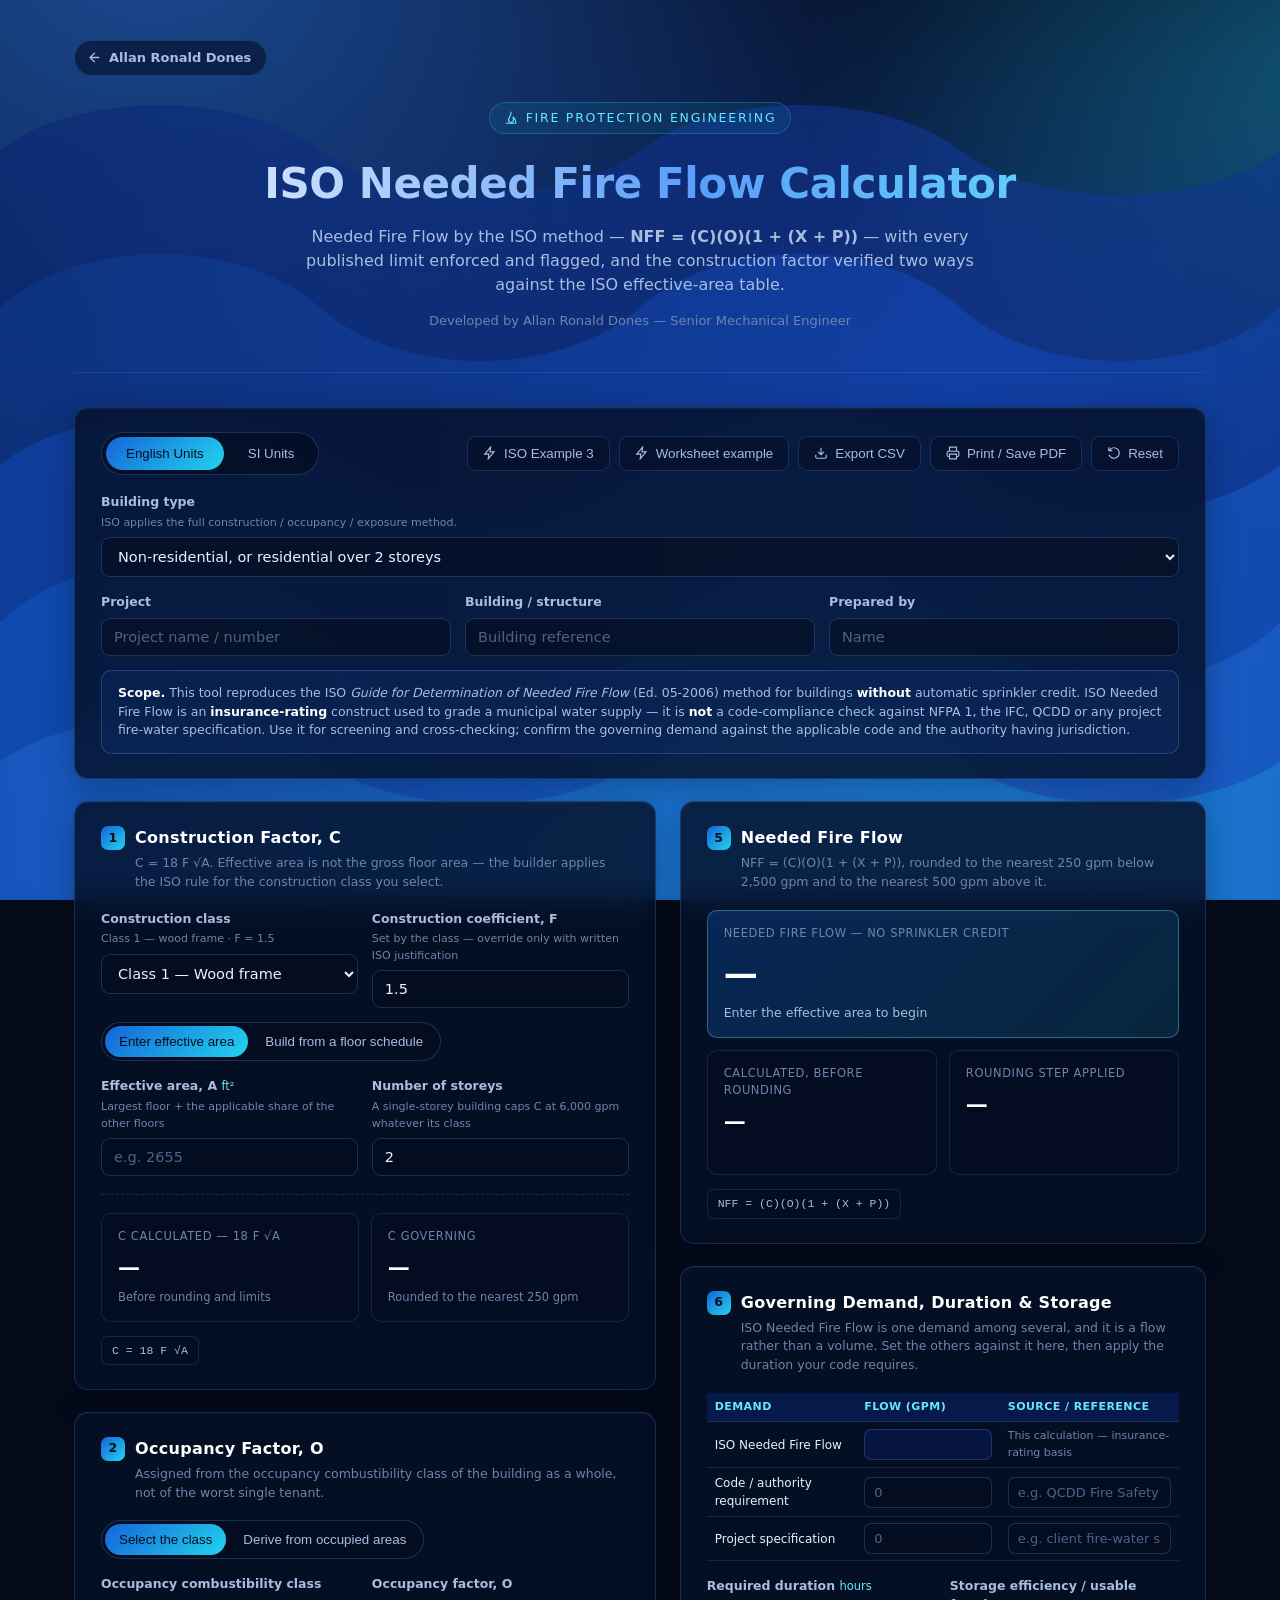
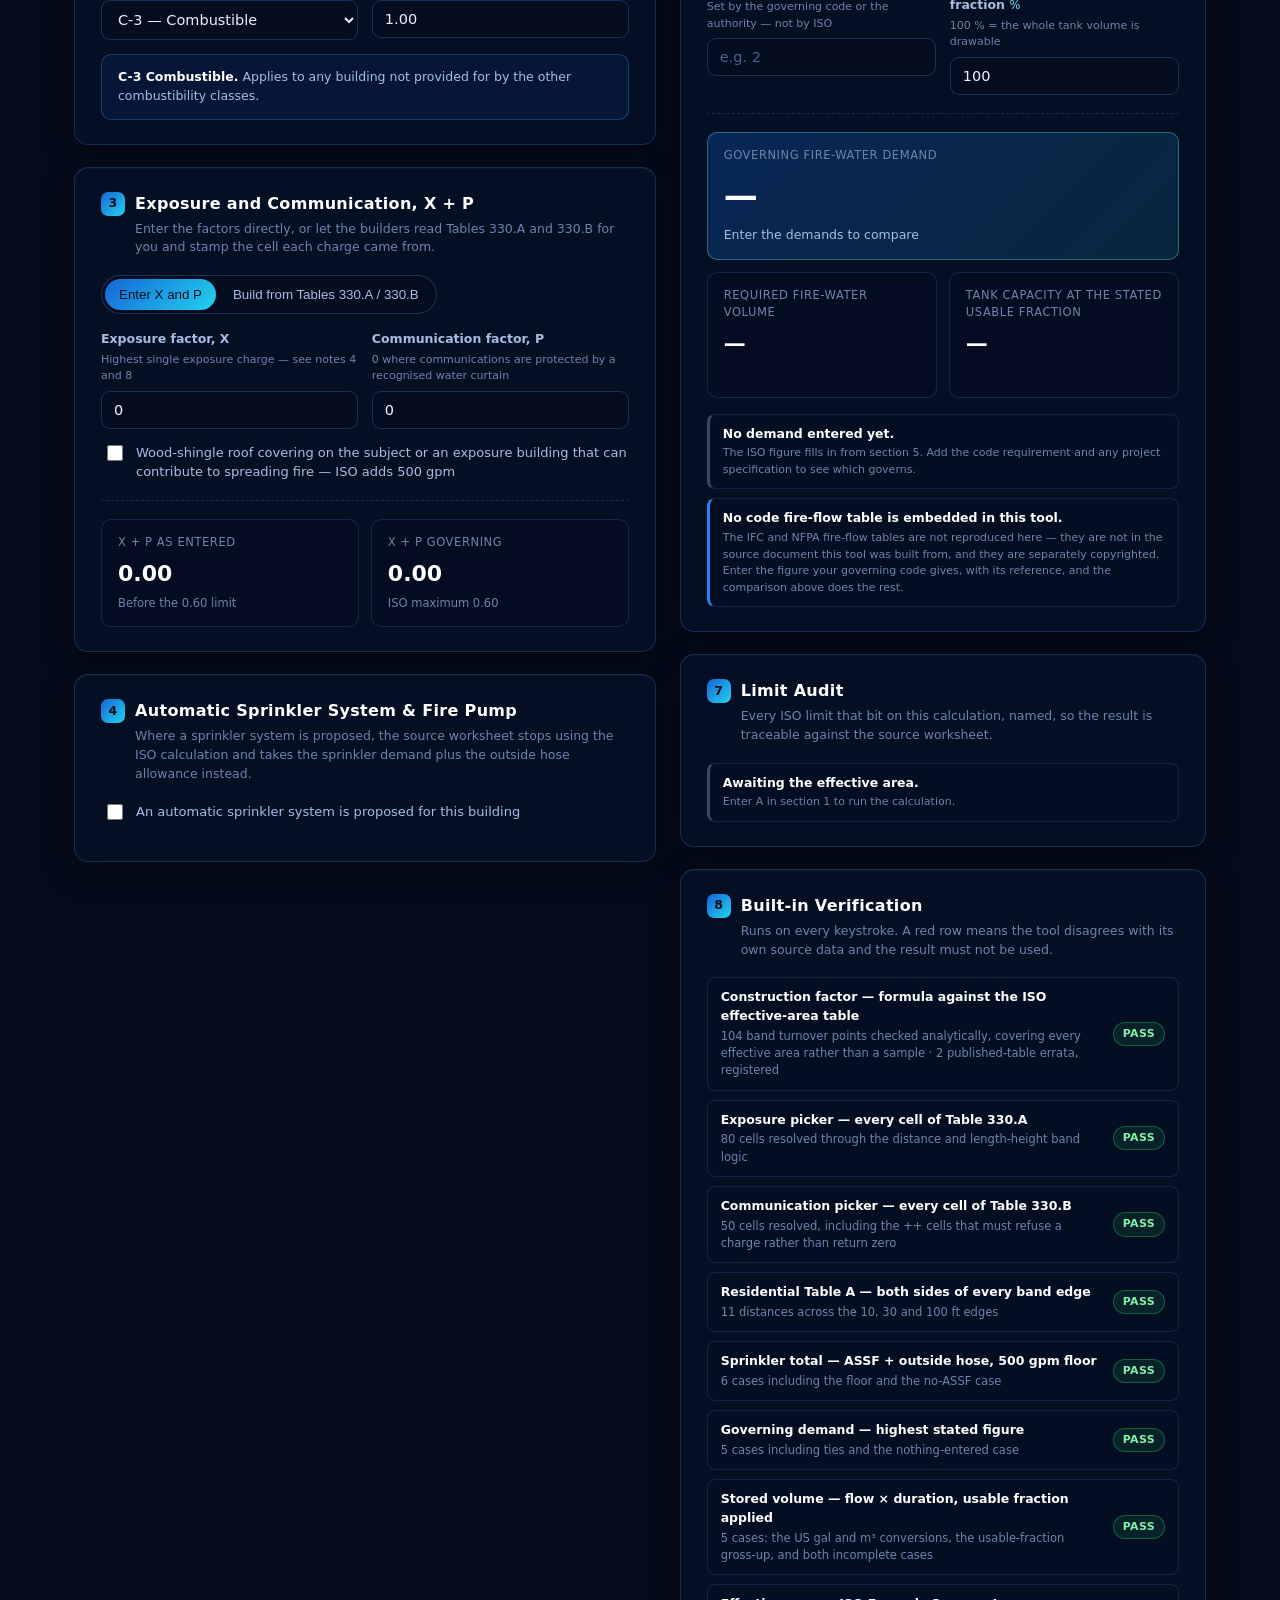
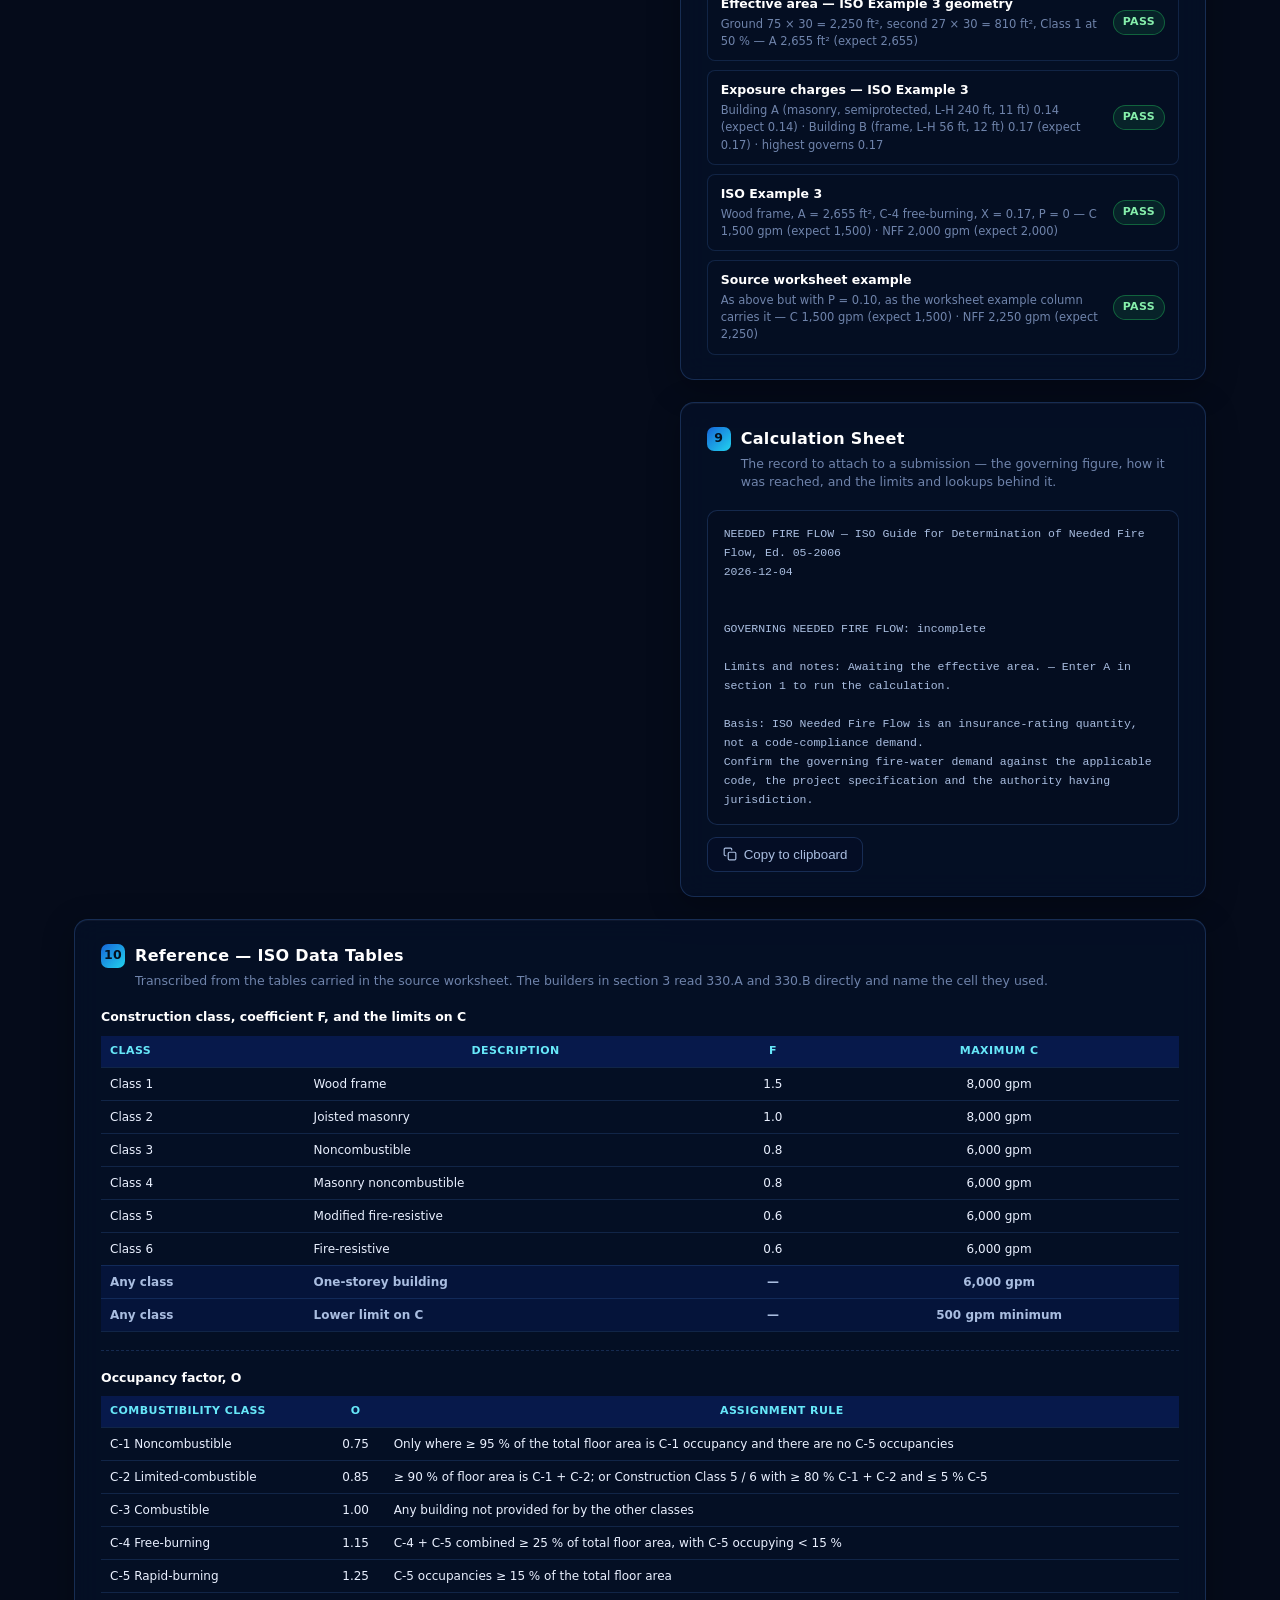
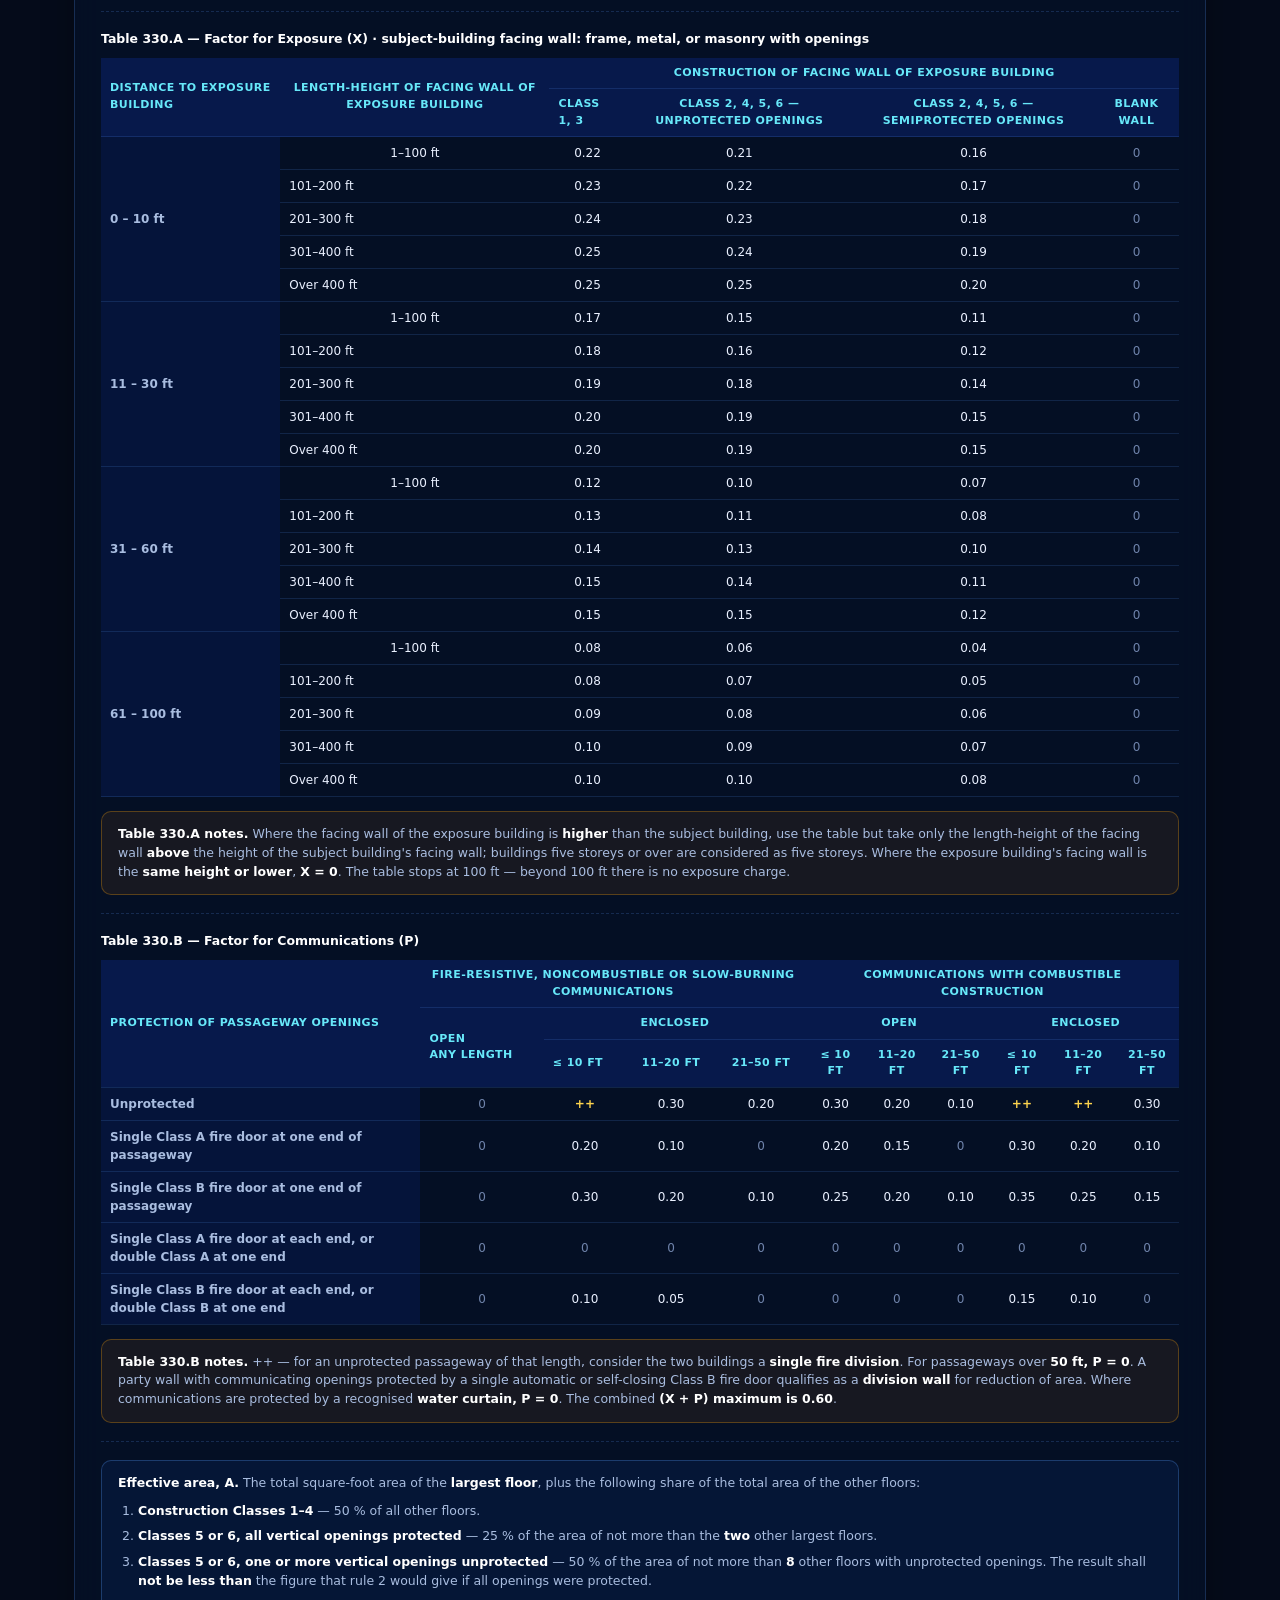
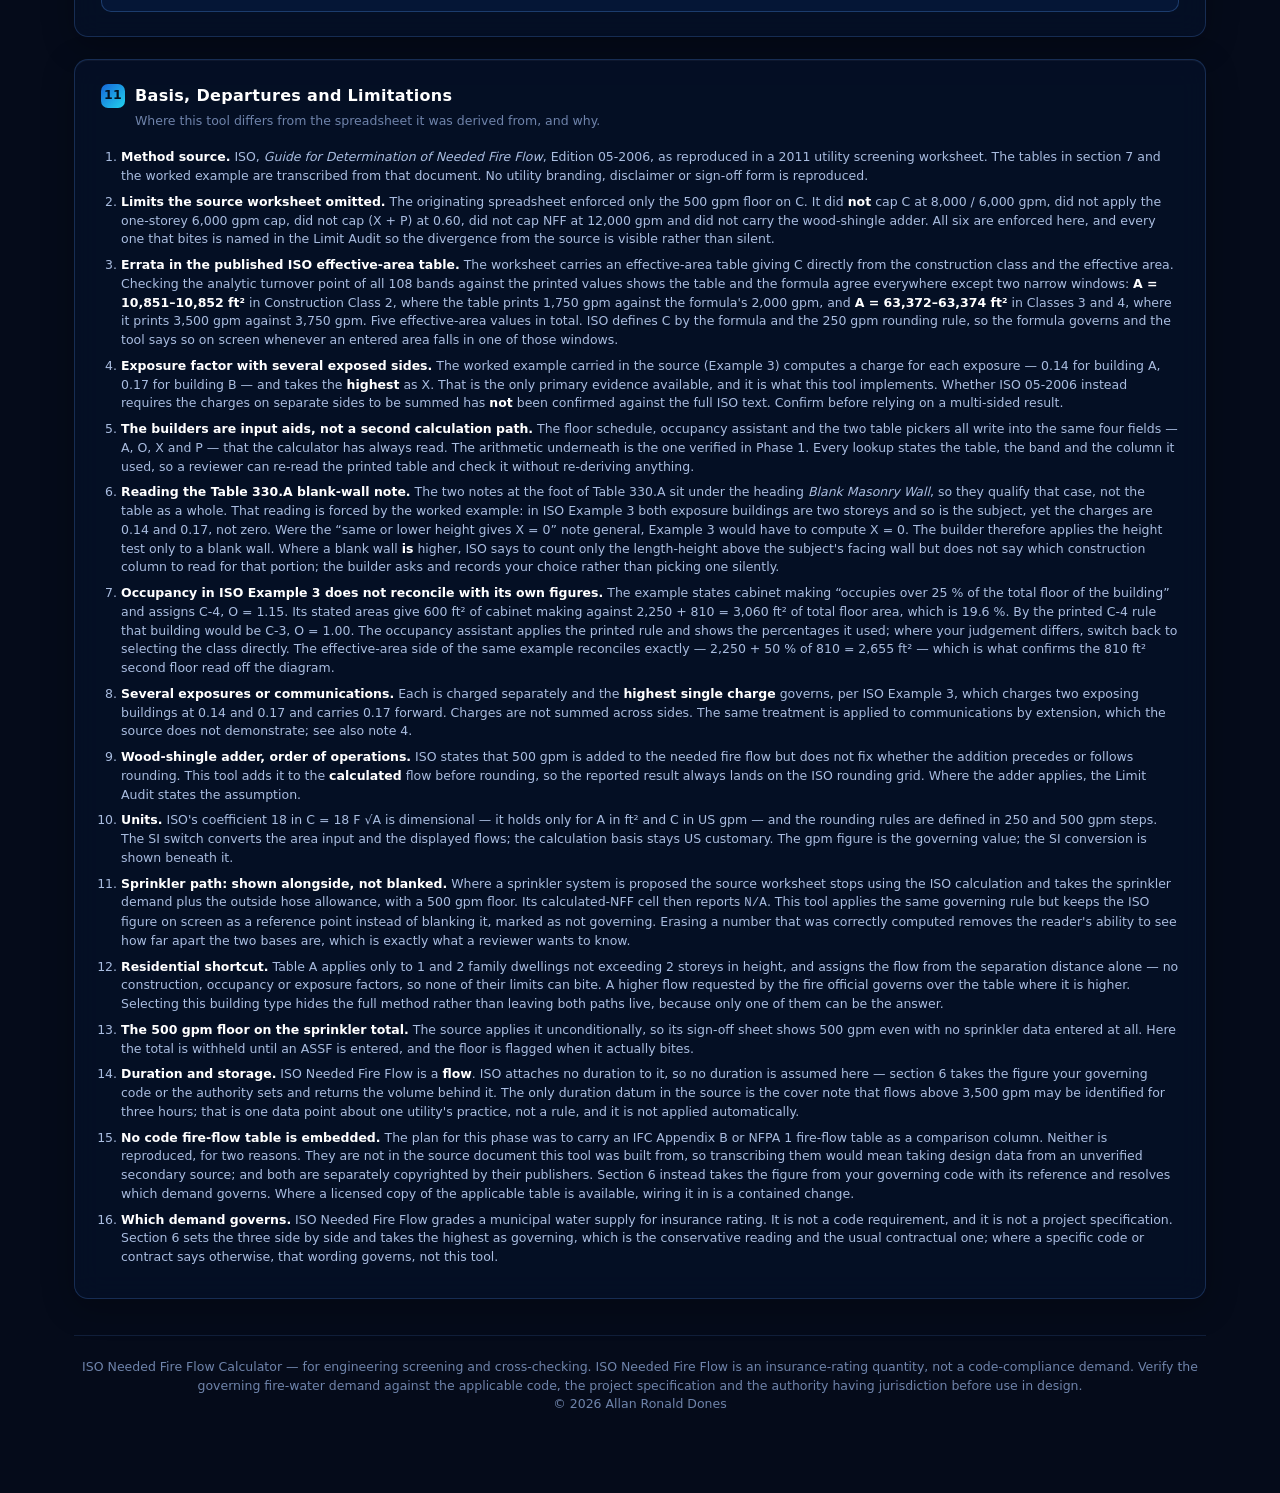
<file: tools/iso-needed-fire-flow.html>
<!doctype html>
<html lang="en">
<head>
<meta charset="UTF-8">
<meta name="viewport" content="width=device-width, initial-scale=1.0">
<title>ISO Needed Fire Flow Calculator | Allan Ronald Dones</title>
<meta name="description" content="ISO Needed Fire Flow (NFF) calculator — construction factor C = 18F√A, occupancy factor O, exposure and communication factors X and P, with every ISO limit enforced and a dual-path check against the ISO effective-area table.">
<meta name="author" content="Allan Ronald Dones">
<link rel="canonical" href="https://allanronalddones.com/tools/iso-needed-fire-flow">

<!-- Social preview (shown when the link is shared from the main site) -->
<meta property="og:type" content="website">
<meta property="og:url" content="https://allanronalddones.com/tools/iso-needed-fire-flow">
<meta property="og:title" content="ISO Needed Fire Flow Calculator">
<meta property="og:site_name" content="Allan Ronald Dones — Rotating Equipment Engineering">
<meta property="og:description" content="Needed Fire Flow to the ISO method — NFF = (C)(O)(1 + (X + P)) — with the construction, exposure, communication and envelope limits enforced and flagged, and a built-in verification against the ISO effective-area table.">
<meta name="twitter:card" content="summary">
<meta name="twitter:title" content="ISO Needed Fire Flow Calculator">
<meta name="twitter:description" content="Needed Fire Flow to the ISO method, with every published limit enforced and a built-in dual-path verification.">

<!-- Inline SVG favicon — keeps the page self-contained (no separate .ico request) -->
<link rel="icon" href="data:image/svg+xml,%3Csvg xmlns='http://www.w3.org/2000/svg' viewBox='0 0 64 64'%3E%3Crect width='64' height='64' rx='12' fill='%230a2472'/%3E%3Cpath d='M32 8c2 9-6 12-6 19a6 6 0 0 0 12 0c0-3-1-5-1-7 4 3 7 8 7 13a12 12 0 0 1-24 0c0-11 9-16 12-25z' fill='%2322d3ee'/%3E%3Cpath d='M20 54h24' stroke='%235b9dfa' stroke-width='4' stroke-linecap='round'/%3E%3C/svg%3E">
<style>
  :root{
    --navy-950:#050b1a;
    --navy-900:#08132b;
    --navy-800:#0c1c3f;
    --navy-700:#0f2551;
    --blue-600:#1450c9;
    --blue-500:#1565d8;
    --blue-400:#2f7ef0;
    --blue-300:#5b9dfa;
    --cyan-400:#22d3ee;
    --cyan-300:#67e8f9;
    --text-primary:#eaf1ff;
    --text-secondary:#a9bde0;
    --text-muted:#6f84ab;
    --card-bg:rgba(6,16,40,0.82);
    --card-border:rgba(91,157,250,0.22);
    --card-border-strong:rgba(103,232,249,0.4);
    --ok-500:#22c55e;
    --ok-300:#86efac;
    --bad-500:#ef4444;
    --bad-300:#fca5a5;
    --warn-500:#f59e0b;
    --warn-300:#fcd34d;
    --radius:14px;
  }

  *{box-sizing:border-box;}
  html,body{margin:0;padding:0;}
  body{
    font-family:'Segoe UI', 'Inter', system-ui, -apple-system, Roboto, Helvetica, Arial, sans-serif;
    color:var(--text-primary);
    background:var(--navy-950);
    min-height:100vh;
    line-height:1.5;
  }

  /* ---------- Layered background: base wash → animated waves ---------- */
  .bg-base{
    position:fixed;
    inset:0;
    z-index:0;
    pointer-events:none;
    background:
      radial-gradient(1200px 800px at 12% -8%, rgba(47,126,240,0.55), transparent 62%),
      radial-gradient(1000px 700px at 108% 8%, rgba(34,211,238,0.34), transparent 58%),
      radial-gradient(900px 900px at 50% 115%, rgba(21,101,216,0.42), transparent 60%),
      linear-gradient(180deg, #06122e 0%, #0d2a63 40%, #071431 100%);
    background-color:#06122e;
  }
  .bg-waves{position:fixed;inset:0;z-index:0;pointer-events:none;overflow:hidden;}
  .bg-waves svg{width:100%;height:100%;display:block;}
  .wv path{ will-change:transform; }
  .wv1{ animation:driftL 52s linear infinite; }
  .wv2{ animation:driftR 43s linear infinite; }
  .wv3{ animation:driftL 36s linear infinite; }
  .wv4{ animation:driftR 29s linear infinite; }
  .wv5{ animation:driftL 23s linear infinite; }
  @keyframes driftL{ from{transform:translateX(0);} to{transform:translateX(-1440px);} }
  @keyframes driftR{ from{transform:translateX(-1440px);} to{transform:translateX(0);} }
  @media (prefers-reduced-motion: reduce){ .wv1,.wv2,.wv3,.wv4,.wv5{animation:none;} }

  /* ---------- Back-link to main site ---------- */
  .back-link{
    display:inline-flex;align-items:center;gap:7px;margin-bottom:26px;
    font-size:13px;font-weight:600;color:var(--text-secondary);text-decoration:none;
    border:1px solid var(--card-border);background:rgba(6,16,40,0.62);
    padding:7px 15px 7px 12px;border-radius:999px;
    backdrop-filter:blur(10px);-webkit-backdrop-filter:blur(10px);
    transition:color .15s, border-color .15s, background .15s;
  }
  .back-link:hover, .back-link:focus-visible{ color:#fff;border-color:var(--cyan-400);background:rgba(6,16,40,0.9); }
  .back-link svg{ width:15px;height:15px;flex:0 0 15px; }

  .wrap{position:relative;z-index:1;max-width:1180px;margin:0 auto;padding:40px 24px 80px;}

  header.hero{text-align:center;margin-bottom:34px;padding-bottom:28px;border-bottom:1px solid rgba(91,157,250,0.16);}
  .kicker{
    display:inline-flex;align-items:center;gap:8px;font-size:12.5px;letter-spacing:.14em;
    text-transform:uppercase;color:var(--cyan-300);background:rgba(34,211,238,0.08);
    border:1px solid rgba(34,211,238,0.25);padding:6px 14px;border-radius:999px;margin-bottom:18px;
  }
  .kicker svg{width:14px;height:14px;}
  h1{
    font-size:clamp(28px,4vw,42px);margin:0 0 10px;font-weight:700;letter-spacing:-0.01em;
    background:linear-gradient(90deg, #fff 0%, var(--blue-300) 55%, var(--cyan-300) 100%);
    -webkit-background-clip:text;background-clip:text;color:transparent;
  }
  .subtitle{color:var(--text-secondary);font-size:16px;max-width:680px;margin:0 auto 4px;}
  .byline{color:var(--text-muted);font-size:13px;margin-top:14px;}

  .grid{display:grid;grid-template-columns:1.05fr 0.95fr;gap:24px;align-items:start;}
  @media (max-width:980px){ .grid{grid-template-columns:1fr;} }
  /* A grid item defaults to min-width:auto, so a wide scrolling table inside a
     column would widen the column instead of scrolling within it. */
  .grid > *{min-width:0;}

  .card{
    background:var(--card-bg);border:1px solid var(--card-border);border-radius:var(--radius);
    padding:24px 26px;margin-bottom:22px;
    backdrop-filter:blur(14px);-webkit-backdrop-filter:blur(14px);
    box-shadow:0 8px 32px rgba(0,0,0,0.28), inset 0 1px 0 rgba(255,255,255,0.04);
  }
  .card h2{margin:0 0 4px;font-size:16px;font-weight:700;letter-spacing:.02em;color:#fff;display:flex;align-items:center;gap:10px;}
  .card h2 .num{
    display:inline-flex;align-items:center;justify-content:center;width:24px;height:24px;border-radius:7px;
    background:linear-gradient(135deg, var(--blue-500), var(--cyan-400));color:#04101f;font-size:12.5px;font-weight:800;
    flex:0 0 24px;
  }
  .card .hint{color:var(--text-muted);font-size:12.5px;margin:0 0 18px;padding-left:34px;}

  .toolbar{display:flex;flex-wrap:wrap;gap:14px;align-items:center;justify-content:space-between;margin-bottom:18px;}
  .unit-switch{display:inline-flex;background:rgba(5,14,32,0.7);border:1px solid rgba(91,157,250,0.25);border-radius:999px;padding:4px;gap:4px;}
  .unit-switch button{border:none;background:transparent;color:var(--text-secondary);font:600 13px/1 inherit;padding:9px 20px;border-radius:999px;cursor:pointer;transition:background .15s, color .15s;}
  .unit-switch button.active{background:linear-gradient(135deg, var(--blue-500), var(--cyan-400));color:#04101f;}
  .btn-row{display:flex;flex-wrap:wrap;gap:9px;}
  .btn{
    display:inline-flex;align-items:center;gap:7px;border:1px solid var(--card-border);
    background:rgba(6,16,40,0.62);color:var(--text-secondary);font:600 12.5px/1 inherit;
    padding:9px 15px;border-radius:9px;cursor:pointer;transition:color .15s, border-color .15s, background .15s;
  }
  .btn:hover{ color:#fff;border-color:var(--cyan-400);background:rgba(6,16,40,0.92); }
  .btn svg{width:14px;height:14px;flex:0 0 14px;}

  .field-row{display:grid;grid-template-columns:1fr 1fr;gap:14px;margin-bottom:14px;}
  .field-row.single{grid-template-columns:1fr;}
  .field-row.three{grid-template-columns:1fr 1fr 1fr;}
  @media (max-width:620px){ .field-row,.field-row.three{grid-template-columns:1fr;} }

  label{display:block;font-size:12.5px;color:var(--text-secondary);margin-bottom:6px;font-weight:600;}
  label .unit{color:var(--cyan-300);font-weight:500;font-size:11.5px;}
  .note-inline{color:var(--text-muted);font-size:11px;display:block;margin-top:3px;font-weight:400;}

  input[type="number"], input[type="text"], select{
    width:100%;background:rgba(5,14,32,0.65);border:1px solid rgba(91,157,250,0.25);
    color:var(--text-primary);padding:10px 12px;border-radius:9px;font-size:14.5px;font-family:inherit;
    transition:border-color .15s, box-shadow .15s;
  }
  input:focus, select:focus{outline:none;border-color:var(--cyan-400);box-shadow:0 0 0 3px rgba(34,211,238,0.15);}
  input::placeholder{color:#4e6288;}
  select{cursor:pointer;}
  select option{background:#0c1c3f;color:var(--text-primary);}

  .toggle-row{display:flex;align-items:flex-start;gap:10px;margin:4px 0 14px;padding-left:2px;}
  .toggle-row input{width:16px;height:16px;accent-color:var(--cyan-400);margin-top:2px;flex:0 0 16px;}
  .toggle-row label{margin:0;font-size:13px;color:var(--text-secondary);font-weight:500;cursor:pointer;}

  /* ---------- Results ---------- */
  .result-grid{display:grid;grid-template-columns:1fr 1fr;gap:12px;}
  @media (max-width:560px){ .result-grid{grid-template-columns:1fr;} }
  .result-tile{background:rgba(5,14,32,0.55);border:1px solid rgba(91,157,250,0.18);border-radius:10px;padding:14px 16px;}
  .result-tile .rlabel{font-size:11.5px;color:var(--text-muted);text-transform:uppercase;letter-spacing:.05em;margin-bottom:6px;}
  .result-tile .rvalue{font-size:22px;font-weight:700;color:#fff;font-variant-numeric:tabular-nums;}
  .result-tile .rvalue .runit{font-size:13px;color:var(--blue-300);font-weight:600;margin-left:4px;}
  .result-tile .rsub{font-size:11.5px;color:var(--text-muted);margin-top:5px;font-variant-numeric:tabular-nums;}
  .result-tile.headline{grid-column:1 / -1;background:linear-gradient(135deg, rgba(21,101,216,0.28), rgba(34,211,238,0.12));border:1px solid rgba(103,232,249,0.35);}
  .result-tile.headline .rvalue{font-size:34px;}
  .result-tile.headline .rsub{font-size:12.5px;color:var(--text-secondary);}

  .divider-line{border:none;border-top:1px dashed rgba(91,157,250,0.2);margin:18px 0;}

  /* ---------- Badges, audit list, verdicts ---------- */
  .badge{
    display:inline-flex;align-items:center;gap:6px;font-size:11px;font-weight:700;
    padding:3px 9px;border-radius:999px;border:1px solid;letter-spacing:.03em;text-transform:uppercase;
  }
  .badge.ok{background:rgba(34,197,94,0.12);color:var(--ok-300);border-color:rgba(34,197,94,0.4);}
  .badge.bad{background:rgba(239,68,68,0.12);color:var(--bad-300);border-color:rgba(239,68,68,0.4);}
  .badge.warn{background:rgba(245,158,11,0.12);color:var(--warn-300);border-color:rgba(245,158,11,0.4);}
  .badge.neutral{background:rgba(111,132,171,0.12);color:var(--text-secondary);border-color:rgba(111,132,171,0.3);}

  ul.audit{list-style:none;margin:0;padding:0;display:flex;flex-direction:column;gap:9px;}
  ul.audit li{
    display:flex;gap:10px;align-items:flex-start;font-size:12.5px;color:var(--text-secondary);
    background:rgba(5,14,32,0.5);border:1px solid rgba(91,157,250,0.16);border-left-width:3px;
    border-radius:8px;padding:10px 13px;
  }
  ul.audit li.cap{border-left-color:var(--warn-500);}
  ul.audit li.ok{border-left-color:var(--ok-500);}
  ul.audit li.info{border-left-color:var(--blue-400);}
  ul.audit li.bad{border-left-color:var(--bad-500);}
  ul.audit li b{color:#fff;font-weight:700;}
  ul.audit li .clause{color:var(--text-muted);font-size:11px;display:block;margin-top:2px;}
  ul.audit li.empty{border-left-color:rgba(111,132,171,0.5);color:var(--text-muted);}

  /* ---------- Tables ---------- */
  .table-scroll{overflow-x:auto;min-width:0;margin:0 -4px;padding:0 4px;}
  table.ref{width:100%;border-collapse:collapse;font-size:12px;min-width:520px;font-variant-numeric:tabular-nums;}
  table.ref caption{text-align:left;font-size:12.5px;font-weight:700;color:#fff;padding:0 0 9px;}
  table.ref th, table.ref td{border-bottom:1px solid rgba(91,157,250,0.16);padding:7px 9px;text-align:center;}
  table.ref thead th{background:rgba(10,36,114,0.5);color:var(--cyan-300);font-weight:700;font-size:11px;text-transform:uppercase;letter-spacing:.04em;}
  table.ref td:first-child, table.ref th:first-child{text-align:left;}
  table.ref tbody tr:hover{background:rgba(47,126,240,0.07);}
  table.ref td.grp{background:rgba(10,36,114,0.28);color:var(--text-secondary);font-weight:600;}
  table.ref td.zero{color:var(--text-muted);}
  table.ref .fn{color:var(--warn-300);font-weight:700;}

  .formula-strip{display:flex;flex-wrap:wrap;gap:10px;margin-top:14px;}
  .formula-chip{
    font-size:11.5px;color:var(--text-secondary);background:rgba(5,14,32,0.5);
    border:1px solid rgba(91,157,250,0.18);padding:5px 10px;border-radius:7px;
    font-family:'Cascadia Code','Consolas',monospace;font-variant-numeric:tabular-nums;
  }

  .callout{
    background:rgba(21,101,216,0.1);border:1px solid rgba(91,157,250,0.28);
    border-radius:10px;padding:13px 16px;font-size:12.5px;color:var(--text-secondary);margin-top:14px;
  }
  .callout b{color:#fff;}
  .callout.warn{background:rgba(245,158,11,0.08);border-color:rgba(245,158,11,0.3);}

  ol.notes{margin:6px 0 0;padding-left:20px;font-size:12.5px;color:var(--text-secondary);}
  ol.notes li{margin-bottom:7px;}
  ol.notes b{color:#fff;}

  .selftest{display:flex;flex-direction:column;gap:9px;}
  .st-row{
    display:flex;align-items:center;justify-content:space-between;gap:12px;
    background:rgba(5,14,32,0.5);border:1px solid rgba(91,157,250,0.16);border-radius:8px;padding:10px 13px;
    font-size:12.5px;color:var(--text-secondary);
  }
  .st-row .stname{font-weight:600;color:#fff;}
  .st-row .stdet{color:var(--text-muted);font-size:11.5px;display:block;margin-top:2px;font-variant-numeric:tabular-nums;}

  footer{
    text-align:center;margin-top:36px;padding-top:22px;border-top:1px solid rgba(91,157,250,0.14);
    color:var(--text-muted);font-size:12.5px;
  }
  footer a{color:var(--blue-300);text-decoration:none;}
  footer a:hover{text-decoration:underline;}

  /* ---------- Phase 2: guided builders ---------- */
  .mode-switch{
    display:inline-flex;background:rgba(5,14,32,0.7);border:1px solid rgba(91,157,250,0.25);
    border-radius:999px;padding:3px;gap:3px;margin:0 0 16px;flex-wrap:wrap;
  }
  .mode-switch button{
    border:none;background:transparent;color:var(--text-secondary);font:600 12px/1 inherit;
    padding:8px 14px;border-radius:999px;cursor:pointer;transition:background .15s, color .15s;
  }
  .mode-switch button.active{background:linear-gradient(135deg, var(--blue-500), var(--cyan-400));color:#04101f;}

  input[readonly]{background:rgba(10,36,114,0.35);color:var(--cyan-300);cursor:default;}

  table.build{min-width:440px;}
  table.build th, table.build td{text-align:left;padding:6px 8px;}
  table.build input[type="number"], table.build input[type="text"]{padding:7px 9px;font-size:13px;border-radius:7px;}
  table.build input[type="checkbox"]{width:16px;height:16px;accent-color:var(--cyan-400);}
  table.build td.narrow{width:1%;white-space:nowrap;}
  table.build tfoot td{border-bottom:none;padding-top:10px;color:var(--text-secondary);font-weight:600;}

  .rowdel{
    background:transparent;border:1px solid rgba(239,68,68,0.35);color:var(--bad-300);
    border-radius:7px;padding:6px 10px;cursor:pointer;font:600 11px/1 inherit;
  }
  .rowdel:hover{background:rgba(239,68,68,0.12);}

  .builder-row{
    background:rgba(5,14,32,0.5);border:1px solid rgba(91,157,250,0.18);
    border-radius:10px;padding:13px 15px;margin-bottom:11px;
  }
  .builder-row .brhead{display:flex;align-items:center;justify-content:space-between;gap:10px;margin-bottom:11px;}
  .builder-row .brtitle{font-weight:700;font-size:13px;color:#fff;}
  .builder-grid{display:grid;grid-template-columns:1fr 1fr;gap:11px;}
  @media (max-width:620px){ .builder-grid{grid-template-columns:1fr;} }
  .builder-row label{font-size:11.5px;margin-bottom:4px;}
  .builder-row input, .builder-row select{padding:8px 10px;font-size:13.5px;}
  .charge-out{
    display:flex;align-items:baseline;flex-wrap:wrap;gap:9px;margin-top:11px;padding-top:10px;
    border-top:1px dashed rgba(91,157,250,0.2);font-size:12px;color:var(--text-muted);
  }
  .charge-out .cval{font-size:19px;font-weight:700;color:#fff;font-variant-numeric:tabular-nums;}
  .charge-out .cval.govern{color:var(--cyan-300);}
  .charge-out .cwhy{flex:1 1 260px;min-width:0;}

  .remark-out{
    background:rgba(5,14,32,0.6);border:1px solid rgba(91,157,250,0.2);border-radius:10px;
    padding:14px 16px;font-family:'Cascadia Code','Consolas',monospace;font-size:11.5px;
    line-height:1.65;color:var(--text-secondary);white-space:pre-wrap;word-break:break-word;
  }

  .empty-note{
    color:var(--text-muted);font-size:12.5px;background:rgba(5,14,32,0.4);
    border:1px dashed rgba(91,157,250,0.22);border-radius:9px;padding:13px 15px;margin-bottom:11px;
  }

  /* ---------- Print: flip to a light, ink-friendly calculation sheet ---------- */
  @media print{
    .bg-base,.bg-waves,.back-link,.btn-row,.unit-switch,.no-print{display:none !important;}
    body{background:#fff;color:#111;}
    .wrap{max-width:none;padding:0;}
    .grid{grid-template-columns:1fr;}
    h1{color:#0a2472 !important;-webkit-text-fill-color:#0a2472;background:none;}
    .subtitle,.byline,.card .hint{color:#444;}
    .kicker{color:#0a2472;border-color:#b9c6de;background:#eef2fa;}
    .card{background:#fff;border:1px solid #b9c6de;box-shadow:none;break-inside:avoid;page-break-inside:avoid;margin-bottom:14px;padding:14px 16px;}
    .card h2{color:#0a2472;}
    .card h2 .num{background:#0a2472;color:#fff;}
    .result-tile{background:#f6f9ff;border-color:#ccd6e8;}
    .result-tile .rvalue{color:#0a2472;}
    .result-tile .rlabel,.result-tile .rsub{color:#444;}
    .result-tile.headline{background:#eef2fa;border-color:#0a2472;}
    /* The screen rules use attribute selectors, which outrank a bare `input`
       here — so the print overrides must match that specificity or higher. */
    input[type="number"],input[type="text"],select,textarea{
      background:#fff !important;border:1px solid #ccd6e8 !important;color:#111 !important;
    }
    input[readonly],select:disabled{background:#eef2fa !important;color:#0a2472 !important;}
    input[type="checkbox"]{accent-color:#0a2472;}
    label,.toggle-row label{color:#333;}
    label .unit{color:#0a2472;}
    .note-inline{color:#555;}
    .formula-chip{color:#333;}
    .charge-out,.charge-out .cwhy{color:#444;}
    .charge-out .cval,.charge-out .cval.govern{color:#0a2472;}
    ul.audit li{color:#333;}
    ul.audit li .clause{color:#555;}
    table.ref td.zero{color:#555;}
    table.ref .fn{color:#92400e;}
    .result-tile .rsub,.result-tile.headline .rsub{color:#444;}
    table.ref{min-width:0;font-size:9.5px;}
    table.ref thead th{background:#eef2fa !important;color:#0a2472 !important;}
    table.ref td.grp{background:#f3f7ff !important;color:#333 !important;}
    table.ref th, table.ref td{border-bottom:1px solid #ccd6e8;}
    table.ref caption{color:#0a2472;}
    ul.audit li,.st-row{background:#f6f9ff;color:#333;border-color:#ccd6e8;}
    ul.audit li b,.st-row .stname{color:#111;}
    .badge.ok{background:#dcfce7;color:#166534;border-color:#86efac;}
    .badge.bad{background:#fee2e2;color:#991b1b;border-color:#fca5a5;}
    .badge.warn{background:#fef3c7;color:#92400e;border-color:#fcd34d;}
    .badge.neutral{background:#eef2fa;color:#334;border-color:#ccd6e8;}
    .callout,.formula-chip{background:#f3f7ff;color:#333;border-color:#ccd6e8;}
    ol.notes,footer{color:#333;}
    .table-scroll{overflow:visible;}
    .mode-switch,.rowdel{display:none !important;}
    .builder-row,.empty-note,.remark-out{background:#f6f9ff;border-color:#ccd6e8;color:#333;}
    .builder-row .brtitle,.charge-out .cval{color:#111;}
    .charge-out .cval.govern{color:#0a2472;}
    input[readonly]{background:#eef2fa;color:#0a2472;}
    table.build{min-width:0;}
  }
</style>
</head>
<body>

<div class="bg-base"></div>

<div class="bg-waves" aria-hidden="true">
  <svg viewBox="0 0 2880 1200" preserveAspectRatio="none" xmlns="http://www.w3.org/2000/svg">
    <defs>
      <linearGradient id="wg1" x1="0" y1="0" x2="1" y2="0">
        <stop offset="0" stop-color="#0a2472"/><stop offset="0.5" stop-color="#153a9e"/><stop offset="1" stop-color="#0a2472"/>
      </linearGradient>
      <linearGradient id="wg2" x1="0" y1="0" x2="1" y2="0">
        <stop offset="0" stop-color="#123f8f"/><stop offset="0.5" stop-color="#1450c9"/><stop offset="1" stop-color="#123f8f"/>
      </linearGradient>
      <linearGradient id="wg3" x1="0" y1="0" x2="1" y2="0">
        <stop offset="0" stop-color="#1450c9"/><stop offset="0.5" stop-color="#1c6ee0"/><stop offset="1" stop-color="#1450c9"/>
      </linearGradient>
      <linearGradient id="wg4" x1="0" y1="0" x2="1" y2="0">
        <stop offset="0" stop-color="#1565d8"/><stop offset="0.5" stop-color="#2f7ef0"/><stop offset="1" stop-color="#1565d8"/>
      </linearGradient>
      <linearGradient id="wg5" x1="0" y1="0" x2="1" y2="0">
        <stop offset="0" stop-color="#2f7ef0"/><stop offset="0.5" stop-color="#22d3ee"/><stop offset="1" stop-color="#2f7ef0"/>
      </linearGradient>
    </defs>
    <g class="wv wv1" opacity="0.55">
      <path fill="url(#wg1)" d="M0,200 C180,120 540,120 720,200 C900,280 1260,280 1440,200 C1620,120 1980,120 2160,200 C2340,280 2700,280 2880,200 C3060,120 3420,120 3600,200 C3780,280 4140,280 4320,200 L4320,1200 L0,1200 Z"/>
    </g>
    <g class="wv wv2" opacity="0.48">
      <path fill="url(#wg2)" d="M0,410 C180,315 540,315 720,410 C900,505 1260,505 1440,410 C1620,315 1980,315 2160,410 C2340,505 2700,505 2880,410 C3060,315 3420,315 3600,410 C3780,505 4140,505 4320,410 L4320,1200 L0,1200 Z"/>
    </g>
    <g class="wv wv3" opacity="0.42">
      <path fill="url(#wg3)" d="M0,620 C180,535 540,535 720,620 C900,705 1260,705 1440,620 C1620,535 1980,535 2160,620 C2340,705 2700,705 2880,620 C3060,535 3420,535 3600,620 C3780,705 4140,705 4320,620 L4320,1200 L0,1200 Z"/>
    </g>
    <g class="wv wv4" opacity="0.34">
      <path fill="url(#wg4)" d="M0,830 C180,725 540,725 720,830 C900,935 1260,935 1440,830 C1620,725 1980,725 2160,830 C2340,935 2700,935 2880,830 C3060,725 3420,725 3600,830 C3780,935 4140,935 4320,830 L4320,1200 L0,1200 Z"/>
    </g>
    <g class="wv wv5" opacity="0.26">
      <path fill="url(#wg5)" d="M0,1015 C180,940 540,940 720,1015 C900,1090 1260,1090 1440,1015 C1620,940 1980,940 2160,1015 C2340,1090 2700,1090 2880,1015 C3060,940 3420,940 3600,1015 C3780,1090 4140,1090 4320,1015 L4320,1200 L0,1200 Z"/>
    </g>
  </svg>
</div>

<div class="wrap">

  <a class="back-link" href="/" title="Back to allanronalddones.com">
    <svg viewBox="0 0 24 24" fill="none" stroke="currentColor" stroke-width="2.2" stroke-linecap="round" stroke-linejoin="round"><path d="M19 12H5M12 19l-7-7 7-7"/></svg>
    Allan Ronald Dones
  </a>

  <header class="hero">
    <span class="kicker">
      <svg viewBox="0 0 24 24" fill="none" stroke="currentColor" stroke-width="2" stroke-linecap="round" stroke-linejoin="round"><path d="M12 2c1.4 6.4-4.2 8.6-4.2 13.3a4.2 4.2 0 0 0 8.4 0c0-2.1-.7-3.5-.7-4.9 2.8 2.1 4.9 5.6 4.9 9.1"/><path d="M4 21h16"/></svg>
      Fire Protection Engineering
    </span>
    <h1>ISO Needed Fire Flow Calculator</h1>
    <p class="subtitle">Needed Fire Flow by the ISO method — <b>NFF = (C)(O)(1 + (X + P))</b> — with every published limit enforced and flagged, and the construction factor verified two ways against the ISO effective-area table.</p>
    <p class="byline">Developed by Allan Ronald Dones — Senior Mechanical Engineer</p>
  </header>

  <!-- ============ 0 · UNITS, IDENTIFICATION, ACTIONS ============ -->
  <div class="card">
    <div class="toolbar">
      <div class="unit-switch" role="group" aria-label="Measurement system">
        <button type="button" id="btnENG" class="active">English Units</button>
        <button type="button" id="btnSI">SI Units</button>
      </div>
      <div class="btn-row no-print">
        <button type="button" class="btn" id="btnEx3">
          <svg viewBox="0 0 24 24" fill="none" stroke="currentColor" stroke-width="2"><path d="M13 2L3 14h7l-1 8 10-12h-7z"/></svg>
          ISO Example 3
        </button>
        <button type="button" class="btn" id="btnExWs">
          <svg viewBox="0 0 24 24" fill="none" stroke="currentColor" stroke-width="2"><path d="M13 2L3 14h7l-1 8 10-12h-7z"/></svg>
          Worksheet example
        </button>
        <button type="button" class="btn" id="btnCsv">
          <svg viewBox="0 0 24 24" fill="none" stroke="currentColor" stroke-width="2"><path d="M21 15v4a2 2 0 01-2 2H5a2 2 0 01-2-2v-4M7 10l5 5 5-5M12 15V3"/></svg>
          Export CSV
        </button>
        <button type="button" class="btn" id="btnPrint">
          <svg viewBox="0 0 24 24" fill="none" stroke="currentColor" stroke-width="2"><path d="M6 9V2h12v7M6 18H4a2 2 0 01-2-2v-5a2 2 0 012-2h16a2 2 0 012 2v5a2 2 0 01-2 2h-2M6 14h12v8H6z"/></svg>
          Print / Save PDF
        </button>
        <button type="button" class="btn" id="btnReset">
          <svg viewBox="0 0 24 24" fill="none" stroke="currentColor" stroke-width="2"><path d="M3 2v6h6M3.5 15a9 9 0 1 0 2.1-9.4L3 8"/></svg>
          Reset
        </button>
      </div>
    </div>

    <div class="field-row single" style="margin-bottom:16px">
      <div>
        <label>Building type<span class="note-inline" id="btNote">ISO applies the full construction / occupancy / exposure method.</span></label>
        <select id="buildingType">
          <option value="full">Non-residential, or residential over 2 storeys</option>
          <option value="res">1 or 2 family dwelling, not over 2 storeys</option>
        </select>
      </div>
    </div>

    <div class="field-row three">
      <div><label>Project</label><input type="text" id="idProject" placeholder="Project name / number"></div>
      <div><label>Building / structure</label><input type="text" id="idBuilding" placeholder="Building reference"></div>
      <div><label>Prepared by</label><input type="text" id="idBy" placeholder="Name"></div>
    </div>

    <div class="callout">
      <b>Scope.</b> This tool reproduces the ISO <i>Guide for Determination of Needed Fire Flow</i> (Ed. 05-2006) method for buildings <b>without</b> automatic sprinkler credit. ISO Needed Fire Flow is an <b>insurance-rating</b> construct used to grade a municipal water supply — it is <b>not</b> a code-compliance check against NFPA 1, the IFC, QCDD or any project fire-water specification. Use it for screening and cross-checking; confirm the governing demand against the applicable code and the authority having jurisdiction.
    </div>
  </div>

  <div class="grid">

    <!-- ================= LEFT: INPUTS ================= -->
    <div>

      <!-- ============ R · RESIDENTIAL SHORTCUT ============ -->
      <div class="card" id="resCard" hidden>
        <h2><span class="num">R</span>Residential Shortcut — Table A</h2>
        <p class="hint">For 1 and 2 family dwellings not exceeding 2 storeys in height, ISO assigns the needed fire flow directly from the distance to the neighbouring building. The construction, occupancy and exposure method is not used.</p>

        <div class="field-row">
          <div>
            <label>Distance between buildings <span class="unit uLen">ft</span>
              <span class="note-inline">Distance to the nearest neighbouring building</span>
            </label>
            <input type="number" class="conv-len" id="resDist" step="any" placeholder="e.g. 20">
          </div>
          <div>
            <label>Higher flow requested by the fire official <span class="unit">gpm</span>
              <span class="note-inline">Optional — governs if higher than Table A</span>
            </label>
            <input type="number" id="resRequested" step="any" placeholder="optional">
          </div>
        </div>

        <div class="table-scroll">
          <table class="ref" style="min-width:320px">
            <caption>Table A — 1 and 2 family dwellings not exceeding 2 storeys</caption>
            <thead><tr><th>Distance between buildings</th><th>Needed fire flow</th></tr></thead>
            <tbody id="tblResBody"></tbody>
          </table>
        </div>

        <ul class="audit" id="resTrace" style="margin-top:14px"></ul>
      </div>

      <!-- ============ 1 · CONSTRUCTION FACTOR ============ -->
      <div class="card" id="cardC">
        <h2><span class="num">1</span>Construction Factor, C</h2>
        <p class="hint">C = 18 F √A. Effective area is not the gross floor area — the builder applies the ISO rule for the construction class you select.</p>

        <div class="field-row">
          <div>
            <label>Construction class
              <span class="note-inline" id="noteClass">Class 1 — wood frame · F = 1.5</span>
            </label>
            <select id="cClass">
              <option value="1">Class 1 — Wood frame</option>
              <option value="2">Class 2 — Joisted masonry</option>
              <option value="3">Class 3 — Noncombustible</option>
              <option value="4">Class 4 — Masonry noncombustible</option>
              <option value="5">Class 5 — Modified fire-resistive</option>
              <option value="6">Class 6 — Fire-resistive</option>
            </select>
          </div>
          <div>
            <label>Construction coefficient, F
              <span class="note-inline">Set by the class — override only with written ISO justification</span>
            </label>
            <input type="number" id="cF" step="any" value="1.5">
          </div>
        </div>

        <div class="mode-switch" role="group" aria-label="Effective area input mode">
          <button type="button" id="areaModeDirect" class="active">Enter effective area</button>
          <button type="button" id="areaModeBuild">Build from a floor schedule</button>
        </div>

        <div id="floorPanel" hidden>
          <div class="table-scroll">
            <table class="ref build" id="floorTable">
              <thead>
                <tr>
                  <th>Level</th>
                  <th>Floor area (<span class="uAreaAlt">ft²</span>)</th>
                  <th class="colUnprot">Unprotected vertical openings</th>
                  <th class="narrow"></th>
                </tr>
              </thead>
              <tbody id="floorBody"></tbody>
            </table>
          </div>
          <div class="btn-row no-print" style="margin-top:12px">
            <button type="button" class="btn" id="btnAddFloor">
              <svg viewBox="0 0 24 24" fill="none" stroke="currentColor" stroke-width="2"><path d="M12 5v14M5 12h14"/></svg>
              Add floor
            </button>
            <button type="button" class="btn" id="btnFloorSample">
              <svg viewBox="0 0 24 24" fill="none" stroke="currentColor" stroke-width="2"><path d="M13 2L3 14h7l-1 8 10-12h-7z"/></svg>
              ISO Example 3 floors
            </button>
          </div>
          <ul class="audit" id="areaTrace" style="margin-top:14px"></ul>
        </div>

        <div class="field-row">
          <div>
            <label>Effective area, A <span class="unit" id="uArea">ft²</span>
              <span class="note-inline" id="areaNote">Largest floor + the applicable share of the other floors</span>
            </label>
            <input type="number" id="cArea" step="any" placeholder="e.g. 2655">
          </div>
          <div>
            <label>Number of storeys
              <span class="note-inline">A single-storey building caps C at 6,000 gpm whatever its class</span>
            </label>
            <input type="number" id="cStoreys" step="1" min="1" value="2">
          </div>
        </div>

        <hr class="divider-line">

        <div class="result-grid">
          <div class="result-tile">
            <div class="rlabel">C calculated — 18 F √A</div>
            <div class="rvalue" id="outCraw">—</div>
            <div class="rsub" id="outCrawSub">Before rounding and limits</div>
          </div>
          <div class="result-tile">
            <div class="rlabel">C governing</div>
            <div class="rvalue" id="outC">—</div>
            <div class="rsub" id="outCsub">Rounded to the nearest 250 gpm</div>
          </div>
        </div>
        <div class="formula-strip" id="cStrip"></div>
      </div>

      <!-- ============ 2 · OCCUPANCY FACTOR ============ -->
      <div class="card" id="cardO">
        <h2><span class="num">2</span>Occupancy Factor, O</h2>
        <p class="hint">Assigned from the occupancy combustibility class of the building as a whole, not of the worst single tenant.</p>

        <div class="mode-switch" role="group" aria-label="Occupancy input mode">
          <button type="button" id="occModeDirect" class="active">Select the class</button>
          <button type="button" id="occModeBuild">Derive from occupied areas</button>
        </div>

        <div id="occPanel" hidden>
          <div class="table-scroll">
            <table class="ref build" id="occTable" style="min-width:400px">
              <thead><tr><th>Occupancy combustibility class</th><th>Occupied floor area (<span class="uAreaAlt">ft²</span>)</th><th>Share</th></tr></thead>
              <tbody id="occBody"></tbody>
              <tfoot><tr><td>Total floor area</td><td id="occTotal">—</td><td></td></tr></tfoot>
            </table>
          </div>
          <ul class="audit" id="occTrace" style="margin-top:14px"></ul>
        </div>

        <div class="field-row">
          <div>
            <label>Occupancy combustibility class</label>
            <select id="oClass">
              <option value="0.75">C-1 — Noncombustible</option>
              <option value="0.85">C-2 — Limited-combustible</option>
              <option value="1.00" selected>C-3 — Combustible</option>
              <option value="1.15">C-4 — Free-burning</option>
              <option value="1.25">C-5 — Rapid-burning</option>
            </select>
          </div>
          <div>
            <label>Occupancy factor, O</label>
            <input type="number" id="oFactor" step="any" value="1.00">
          </div>
        </div>
        <div class="callout" id="oRule"></div>
      </div>

      <!-- ============ 3 · EXPOSURE AND COMMUNICATION ============ -->
      <div class="card" id="cardXP">
        <h2><span class="num">3</span>Exposure and Communication, X + P</h2>
        <p class="hint">Enter the factors directly, or let the builders read Tables 330.A and 330.B for you and stamp the cell each charge came from.</p>

        <div class="mode-switch" role="group" aria-label="Exposure and communication input mode">
          <button type="button" id="xpModeDirect" class="active">Enter X and P</button>
          <button type="button" id="xpModeBuild">Build from Tables 330.A / 330.B</button>
        </div>

        <div id="xpPanel" hidden>

          <h3 style="font-size:13px;color:#fff;margin:4px 0 10px;letter-spacing:.02em;">Exposures — Table 330.A</h3>
          <div id="expList"></div>
          <div class="btn-row no-print" style="margin-bottom:6px">
            <button type="button" class="btn" id="btnAddExp">
              <svg viewBox="0 0 24 24" fill="none" stroke="currentColor" stroke-width="2"><path d="M12 5v14M5 12h14"/></svg>
              Add an exposure
            </button>
            <button type="button" class="btn" id="btnExpSample">
              <svg viewBox="0 0 24 24" fill="none" stroke="currentColor" stroke-width="2"><path d="M13 2L3 14h7l-1 8 10-12h-7z"/></svg>
              ISO Example 3 exposures
            </button>
          </div>
          <ul class="audit" id="expTrace" style="margin:12px 0 22px"></ul>

          <h3 style="font-size:13px;color:#fff;margin:4px 0 10px;letter-spacing:.02em;">Communications — Table 330.B</h3>
          <div id="commList"></div>
          <div class="btn-row no-print" style="margin-bottom:6px">
            <button type="button" class="btn" id="btnAddComm">
              <svg viewBox="0 0 24 24" fill="none" stroke="currentColor" stroke-width="2"><path d="M12 5v14M5 12h14"/></svg>
              Add a communication
            </button>
          </div>
          <ul class="audit" id="commTrace" style="margin:12px 0 6px"></ul>

          <hr class="divider-line">
        </div>

        <div class="field-row">
          <div>
            <label>Exposure factor, X
              <span class="note-inline">Highest single exposure charge — see notes 4 and 8</span>
            </label>
            <input type="number" id="xFac" step="any" value="0" min="0">
          </div>
          <div>
            <label>Communication factor, P
              <span class="note-inline">0 where communications are protected by a recognised water curtain</span>
            </label>
            <input type="number" id="pFac" step="any" value="0" min="0">
          </div>
        </div>

        <div class="toggle-row">
          <input type="checkbox" id="woodShingle">
          <label for="woodShingle">Wood-shingle roof covering on the subject or an exposure building that can contribute to spreading fire — ISO adds 500&nbsp;gpm</label>
        </div>

        <hr class="divider-line">

        <div class="result-grid">
          <div class="result-tile">
            <div class="rlabel">X + P as entered</div>
            <div class="rvalue" id="outXPraw">0.00</div>
            <div class="rsub">Before the 0.60 limit</div>
          </div>
          <div class="result-tile">
            <div class="rlabel">X + P governing</div>
            <div class="rvalue" id="outXP">0.00</div>
            <div class="rsub" id="outXPsub">ISO maximum 0.60</div>
          </div>
        </div>
      </div>

      <!-- ============ 4 · SPRINKLER SYSTEM AND FIRE PUMP ============ -->
      <div class="card" id="sprCard">
        <h2><span class="num">4</span>Automatic Sprinkler System &amp; Fire Pump</h2>
        <p class="hint">Where a sprinkler system is proposed, the source worksheet stops using the ISO calculation and takes the sprinkler demand plus the outside hose allowance instead.</p>

        <div class="toggle-row">
          <input type="checkbox" id="sprProposed">
          <label for="sprProposed">An automatic sprinkler system is proposed for this building</label>
        </div>

        <div id="sprPanel" hidden>
          <div class="field-row">
            <div>
              <label>Automatic sprinkler system flow requirement, ASSF <span class="unit">gpm</span>
                <span class="note-inline">Where several systems are proposed, the highest demanding system or zone</span>
              </label>
              <input type="number" id="sprAssf" step="any" placeholder="e.g. 750">
            </div>
            <div>
              <label>Additional outside hose allowance <span class="unit">gpm</span>
                <span class="note-inline">Per the fire official, if desired — in addition to the ASSF</span>
              </label>
              <input type="number" id="sprHose" step="any" placeholder="e.g. 250">
            </div>
          </div>

          <hr class="divider-line">

          <p class="hint" style="padding-left:0;margin-bottom:12px">Fire pump design points, where a fire pump is required.</p>
          <div class="field-row">
            <div>
              <label>Fire pump design flow <span class="unit">gpm</span></label>
              <input type="number" id="pumpFlow" step="any" placeholder="optional">
            </div>
            <div>
              <label>Total dynamic head, TDH <span class="unit uLen">ft</span></label>
              <input type="number" class="conv-len" id="pumpTdh" step="any" placeholder="optional">
            </div>
          </div>

          <ul class="audit" id="sprTrace" style="margin-top:4px"></ul>
        </div>
      </div>

    </div>

    <!-- ================= RIGHT: RESULTS ================= -->
    <div>

      <!-- ============ 5 · NEEDED FIRE FLOW ============ -->
      <div class="card">
        <h2><span class="num">5</span>Needed Fire Flow</h2>
        <p class="hint" id="nffHint">NFF = (C)(O)(1 + (X + P)), rounded to the nearest 250 gpm below 2,500 gpm and to the nearest 500 gpm above it.</p>

        <div class="result-grid">
          <div class="result-tile headline">
            <div class="rlabel" id="outNffLabel">Needed Fire Flow — no sprinkler credit</div>
            <div class="rvalue" id="outNff">—</div>
            <div class="rsub" id="outNffSub">Enter the effective area to begin</div>
          </div>
          <div class="result-tile" id="tileRaw">
            <div class="rlabel">Calculated, before rounding</div>
            <div class="rvalue" id="outNffRaw">—</div>
            <div class="rsub" id="outNffRawSub">&nbsp;</div>
          </div>
          <div class="result-tile" id="tileStep">
            <div class="rlabel">Rounding step applied</div>
            <div class="rvalue" id="outStep">—</div>
            <div class="rsub" id="outStepSub">&nbsp;</div>
          </div>
          <div class="result-tile" id="tileIso" hidden>
            <div class="rlabel">ISO calculated flow, for reference</div>
            <div class="rvalue" id="outIsoRef">—</div>
            <div class="rsub" id="outIsoRefSub">Non-sprinklered method</div>
          </div>
          <div class="result-tile" id="tilePump" hidden>
            <div class="rlabel">Fire pump design point</div>
            <div class="rvalue" id="outPump">—</div>
            <div class="rsub" id="outPumpSub">&nbsp;</div>
          </div>
        </div>

        <div class="formula-strip" id="nffStrip"></div>
      </div>

      <!-- ============ 6 · GOVERNING DEMAND, DURATION AND STORAGE ============ -->
      <div class="card">
        <h2><span class="num">6</span>Governing Demand, Duration &amp; Storage</h2>
        <p class="hint">ISO Needed Fire Flow is one demand among several, and it is a flow rather than a volume. Set the others against it here, then apply the duration your code requires.</p>

        <div class="table-scroll">
          <table class="ref build" id="demandTable" style="min-width:430px">
            <thead><tr><th>Demand</th><th>Flow (gpm)</th><th>Source / reference</th></tr></thead>
            <tbody>
              <tr>
                <td>ISO Needed Fire Flow</td>
                <td><input type="number" id="demIso" readonly></td>
                <td><span class="note-inline" style="margin:0">This calculation — insurance-rating basis</span></td>
              </tr>
              <tr>
                <td>Code / authority requirement</td>
                <td><input type="number" id="demCode" step="any" placeholder="0"></td>
                <td><input type="text" id="demCodeRef" placeholder="e.g. QCDD Fire Safety Handbook, table"></td>
              </tr>
              <tr>
                <td>Project specification</td>
                <td><input type="number" id="demSpec" step="any" placeholder="0"></td>
                <td><input type="text" id="demSpecRef" placeholder="e.g. client fire-water spec, clause"></td>
              </tr>
            </tbody>
          </table>
        </div>

        <div class="field-row" style="margin-top:16px">
          <div>
            <label>Required duration <span class="unit">hours</span>
              <span class="note-inline">Set by the governing code or the authority — not by ISO</span>
            </label>
            <input type="number" id="durHours" step="any" placeholder="e.g. 2">
          </div>
          <div>
            <label>Storage efficiency / usable fraction <span class="unit">%</span>
              <span class="note-inline">100 % = the whole tank volume is drawable</span>
            </label>
            <input type="number" id="durUsable" step="any" value="100">
          </div>
        </div>

        <hr class="divider-line">

        <div class="result-grid">
          <div class="result-tile headline">
            <div class="rlabel">Governing fire-water demand</div>
            <div class="rvalue" id="outGovDemand">—</div>
            <div class="rsub" id="outGovDemandSub">Enter the demands to compare</div>
          </div>
          <div class="result-tile">
            <div class="rlabel">Required fire-water volume</div>
            <div class="rvalue" id="outVolume">—</div>
            <div class="rsub" id="outVolumeSub">&nbsp;</div>
          </div>
          <div class="result-tile">
            <div class="rlabel">Tank capacity at the stated usable fraction</div>
            <div class="rvalue" id="outTank">—</div>
            <div class="rsub" id="outTankSub">&nbsp;</div>
          </div>
        </div>

        <ul class="audit" id="demandTrace" style="margin-top:16px"></ul>
      </div>

      <!-- ============ 7 · LIMIT AUDIT ============ -->
      <div class="card">
        <h2><span class="num">7</span>Limit Audit</h2>
        <p class="hint">Every ISO limit that bit on this calculation, named, so the result is traceable against the source worksheet.</p>
        <ul class="audit" id="auditList"></ul>
      </div>

      <!-- ============ 8 · VERIFICATION ============ -->
      <div class="card">
        <h2><span class="num">8</span>Built-in Verification</h2>
        <p class="hint">Runs on every keystroke. A red row means the tool disagrees with its own source data and the result must not be used.</p>
        <div class="selftest" id="selfTest"></div>
      </div>

      <!-- ============ 9 · CALCULATION SHEET ============ -->
      <div class="card">
        <h2><span class="num">9</span>Calculation Sheet</h2>
        <p class="hint">The record to attach to a submission — the governing figure, how it was reached, and the limits and lookups behind it.</p>
        <div class="remark-out" id="remarkOut">—</div>
        <div class="btn-row no-print" style="margin-top:12px">
          <button type="button" class="btn" id="btnCopyRemark">
            <svg viewBox="0 0 24 24" fill="none" stroke="currentColor" stroke-width="2" stroke-linecap="round" stroke-linejoin="round"><rect x="9" y="9" width="13" height="13" rx="2"/><path d="M5 15H4a2 2 0 01-2-2V4a2 2 0 012-2h9a2 2 0 012 2v1"/></svg>
            Copy to clipboard
          </button>
        </div>
      </div>

    </div>
  </div>

  <!-- ============ 10 · REFERENCE TABLES ============ -->
  <div class="card">
    <h2><span class="num">10</span>Reference — ISO Data Tables</h2>
    <p class="hint">Transcribed from the tables carried in the source worksheet. The builders in section 3 read 330.A and 330.B directly and name the cell they used.</p>

    <div class="table-scroll">
      <table class="ref">
        <caption>Construction class, coefficient F, and the limits on C</caption>
        <thead><tr><th>Class</th><th>Description</th><th>F</th><th>Maximum C</th></tr></thead>
        <tbody>
          <tr><td>Class 1</td><td style="text-align:left">Wood frame</td><td>1.5</td><td>8,000 gpm</td></tr>
          <tr><td>Class 2</td><td style="text-align:left">Joisted masonry</td><td>1.0</td><td>8,000 gpm</td></tr>
          <tr><td>Class 3</td><td style="text-align:left">Noncombustible</td><td>0.8</td><td>6,000 gpm</td></tr>
          <tr><td>Class 4</td><td style="text-align:left">Masonry noncombustible</td><td>0.8</td><td>6,000 gpm</td></tr>
          <tr><td>Class 5</td><td style="text-align:left">Modified fire-resistive</td><td>0.6</td><td>6,000 gpm</td></tr>
          <tr><td>Class 6</td><td style="text-align:left">Fire-resistive</td><td>0.6</td><td>6,000 gpm</td></tr>
          <tr><td class="grp">Any class</td><td class="grp" style="text-align:left">One-storey building</td><td class="grp">—</td><td class="grp">6,000 gpm</td></tr>
          <tr><td class="grp">Any class</td><td class="grp" style="text-align:left">Lower limit on C</td><td class="grp">—</td><td class="grp">500 gpm minimum</td></tr>
        </tbody>
      </table>
    </div>

    <hr class="divider-line">

    <div class="table-scroll">
      <table class="ref">
        <caption>Occupancy factor, O</caption>
        <thead><tr><th>Combustibility class</th><th>O</th><th>Assignment rule</th></tr></thead>
        <tbody>
          <tr><td>C-1 Noncombustible</td><td>0.75</td><td style="text-align:left">Only where ≥ 95 % of the total floor area is C-1 occupancy and there are no C-5 occupancies</td></tr>
          <tr><td>C-2 Limited-combustible</td><td>0.85</td><td style="text-align:left">≥ 90 % of floor area is C-1 + C-2; or Construction Class 5 / 6 with ≥ 80 % C-1 + C-2 and ≤ 5 % C-5</td></tr>
          <tr><td>C-3 Combustible</td><td>1.00</td><td style="text-align:left">Any building not provided for by the other classes</td></tr>
          <tr><td>C-4 Free-burning</td><td>1.15</td><td style="text-align:left">C-4 + C-5 combined ≥ 25 % of total floor area, with C-5 occupying &lt; 15 %</td></tr>
          <tr><td>C-5 Rapid-burning</td><td>1.25</td><td style="text-align:left">C-5 occupancies ≥ 15 % of the total floor area</td></tr>
        </tbody>
      </table>
    </div>

    <hr class="divider-line">

    <div class="table-scroll">
      <table class="ref" style="min-width:640px">
        <caption>Table 330.A — Factor for Exposure (X) · subject-building facing wall: frame, metal, or masonry with openings</caption>
        <thead>
          <tr>
            <th rowspan="2">Distance to exposure building</th>
            <th rowspan="2">Length-height of facing wall of exposure building</th>
            <th colspan="4">Construction of facing wall of exposure building</th>
          </tr>
          <tr>
            <th>Class 1, 3</th>
            <th>Class 2, 4, 5, 6 — unprotected openings</th>
            <th>Class 2, 4, 5, 6 — semiprotected openings</th>
            <th>Blank wall</th>
          </tr>
        </thead>
        <tbody id="tblXBody"></tbody>
      </table>
    </div>
    <div class="callout warn">
      <b>Table 330.A notes.</b> Where the facing wall of the exposure building is <b>higher</b> than the subject building, use the table but take only the length-height of the facing wall <b>above</b> the height of the subject building's facing wall; buildings five storeys or over are considered as five storeys. Where the exposure building's facing wall is the <b>same height or lower</b>, <b>X = 0</b>. The table stops at 100 ft — beyond 100 ft there is no exposure charge.
    </div>

    <hr class="divider-line">

    <div class="table-scroll">
      <table class="ref" style="min-width:860px">
        <caption>Table 330.B — Factor for Communications (P)</caption>
        <thead>
          <tr>
            <th rowspan="3">Protection of passageway openings</th>
            <th colspan="4">Fire-resistive, noncombustible or slow-burning communications</th>
            <th colspan="6">Communications with combustible construction</th>
          </tr>
          <tr>
            <th rowspan="2">Open<br>any length</th><th colspan="3">Enclosed</th>
            <th colspan="3">Open</th><th colspan="3">Enclosed</th>
          </tr>
          <tr>
            <th>≤ 10 ft</th><th>11–20 ft</th><th>21–50 ft</th>
            <th>≤ 10 ft</th><th>11–20 ft</th><th>21–50 ft</th>
            <th>≤ 10 ft</th><th>11–20 ft</th><th>21–50 ft</th>
          </tr>
        </thead>
        <tbody id="tblPBody"></tbody>
      </table>
    </div>
    <div class="callout warn">
      <b>Table 330.B notes.</b> <span class="fn">++</span> — for an unprotected passageway of that length, consider the two buildings a <b>single fire division</b>. For passageways over <b>50 ft, P = 0</b>. A party wall with communicating openings protected by a single automatic or self-closing Class B fire door qualifies as a <b>division wall</b> for reduction of area. Where communications are protected by a recognised <b>water curtain, P = 0</b>. The combined <b>(X + P) maximum is 0.60</b>.
    </div>

    <hr class="divider-line">

    <div class="callout">
      <b>Effective area, A.</b> The total square-foot area of the <b>largest floor</b>, plus the following share of the total area of the other floors:
      <ol class="notes" style="margin-top:9px">
        <li><b>Construction Classes 1–4</b> — 50 % of all other floors.</li>
        <li><b>Classes 5 or 6, all vertical openings protected</b> — 25 % of the area of not more than the <b>two</b> other largest floors.</li>
        <li><b>Classes 5 or 6, one or more vertical openings unprotected</b> — 50 % of the area of not more than <b>8</b> other floors with unprotected openings. The result shall <b>not be less than</b> the figure that rule 2 would give if all openings were protected.</li>
      </ol>
    </div>
  </div>

  <!-- ============ 11 · BASIS AND LIMITATIONS ============ -->
  <div class="card">
    <h2><span class="num">11</span>Basis, Departures and Limitations</h2>
    <p class="hint">Where this tool differs from the spreadsheet it was derived from, and why.</p>
    <ol class="notes">
      <li><b>Method source.</b> ISO, <i>Guide for Determination of Needed Fire Flow</i>, Edition 05-2006, as reproduced in a 2011 utility screening worksheet. The tables in section 7 and the worked example are transcribed from that document. No utility branding, disclaimer or sign-off form is reproduced.</li>
      <li><b>Limits the source worksheet omitted.</b> The originating spreadsheet enforced only the 500 gpm floor on C. It did <b>not</b> cap C at 8,000 / 6,000 gpm, did not apply the one-storey 6,000 gpm cap, did not cap (X + P) at 0.60, did not cap NFF at 12,000 gpm and did not carry the wood-shingle adder. All six are enforced here, and every one that bites is named in the Limit Audit so the divergence from the source is visible rather than silent.</li>
      <li><b>Errata in the published ISO effective-area table.</b> The worksheet carries an effective-area table giving C directly from the construction class and the effective area. Checking the analytic turnover point of all 108 bands against the printed values shows the table and the formula agree everywhere except two narrow windows: <b>A = 10,851–10,852 ft²</b> in Construction Class 2, where the table prints 1,750 gpm against the formula's 2,000 gpm, and <b>A = 63,372–63,374 ft²</b> in Classes 3 and 4, where it prints 3,500 gpm against 3,750 gpm. Five effective-area values in total. ISO defines C by the formula and the 250 gpm rounding rule, so the formula governs and the tool says so on screen whenever an entered area falls in one of those windows.</li>
      <li><b>Exposure factor with several exposed sides.</b> The worked example carried in the source (Example 3) computes a charge for each exposure — 0.14 for building A, 0.17 for building B — and takes the <b>highest</b> as X. That is the only primary evidence available, and it is what this tool implements. Whether ISO 05-2006 instead requires the charges on separate sides to be summed has <b>not</b> been confirmed against the full ISO text. Confirm before relying on a multi-sided result.</li>
      <li><b>The builders are input aids, not a second calculation path.</b> The floor schedule, occupancy assistant and the two table pickers all write into the same four fields — A, O, X and P — that the calculator has always read. The arithmetic underneath is the one verified in Phase 1. Every lookup states the table, the band and the column it used, so a reviewer can re-read the printed table and check it without re-deriving anything.</li>
      <li><b>Reading the Table 330.A blank-wall note.</b> The two notes at the foot of Table 330.A sit under the heading <i>Blank Masonry Wall</i>, so they qualify that case, not the table as a whole. That reading is forced by the worked example: in ISO Example 3 both exposure buildings are two storeys and so is the subject, yet the charges are 0.14 and 0.17, not zero. Were the &ldquo;same or lower height gives X = 0&rdquo; note general, Example 3 would have to compute X = 0. The builder therefore applies the height test only to a blank wall. Where a blank wall <b>is</b> higher, ISO says to count only the length-height above the subject's facing wall but does not say which construction column to read for that portion; the builder asks and records your choice rather than picking one silently.</li>
      <li><b>Occupancy in ISO Example 3 does not reconcile with its own figures.</b> The example states cabinet making &ldquo;occupies over 25 % of the total floor of the building&rdquo; and assigns C-4, O = 1.15. Its stated areas give 600 ft² of cabinet making against 2,250 + 810 = 3,060 ft² of total floor area, which is 19.6 %. By the printed C-4 rule that building would be C-3, O = 1.00. The occupancy assistant applies the printed rule and shows the percentages it used; where your judgement differs, switch back to selecting the class directly. The effective-area side of the same example reconciles exactly &mdash; 2,250 + 50 % of 810 = 2,655 ft² &mdash; which is what confirms the 810 ft² second floor read off the diagram.</li>
      <li><b>Several exposures or communications.</b> Each is charged separately and the <b>highest single charge</b> governs, per ISO Example 3, which charges two exposing buildings at 0.14 and 0.17 and carries 0.17 forward. Charges are not summed across sides. The same treatment is applied to communications by extension, which the source does not demonstrate; see also note 4.</li>
      <li><b>Wood-shingle adder, order of operations.</b> ISO states that 500 gpm is added to the needed fire flow but does not fix whether the addition precedes or follows rounding. This tool adds it to the <b>calculated</b> flow before rounding, so the reported result always lands on the ISO rounding grid. Where the adder applies, the Limit Audit states the assumption.</li>
      <li><b>Units.</b> ISO's coefficient 18 in C = 18 F √A is dimensional — it holds only for A in ft² and C in US gpm — and the rounding rules are defined in 250 and 500 gpm steps. The SI switch converts the area input and the displayed flows; the calculation basis stays US customary. The gpm figure is the governing value; the SI conversion is shown beneath it.</li>
      <li><b>Sprinkler path: shown alongside, not blanked.</b> Where a sprinkler system is proposed the source worksheet stops using the ISO calculation and takes the sprinkler demand plus the outside hose allowance, with a 500 gpm floor. Its calculated-NFF cell then reports <code>N/A</code>. This tool applies the same governing rule but keeps the ISO figure on screen as a reference point instead of blanking it, marked as not governing. Erasing a number that was correctly computed removes the reader's ability to see how far apart the two bases are, which is exactly what a reviewer wants to know.</li>
      <li><b>Residential shortcut.</b> Table A applies only to 1 and 2 family dwellings not exceeding 2 storeys in height, and assigns the flow from the separation distance alone — no construction, occupancy or exposure factors, so none of their limits can bite. A higher flow requested by the fire official governs over the table where it is higher. Selecting this building type hides the full method rather than leaving both paths live, because only one of them can be the answer.</li>
      <li><b>The 500 gpm floor on the sprinkler total.</b> The source applies it unconditionally, so its sign-off sheet shows 500 gpm even with no sprinkler data entered at all. Here the total is withheld until an ASSF is entered, and the floor is flagged when it actually bites.</li>
      <li><b>Duration and storage.</b> ISO Needed Fire Flow is a <b>flow</b>. ISO attaches no duration to it, so no duration is assumed here — section 6 takes the figure your governing code or the authority sets and returns the volume behind it. The only duration datum in the source is the cover note that flows above 3,500 gpm may be identified for three hours; that is one data point about one utility's practice, not a rule, and it is not applied automatically.</li>
      <li><b>No code fire-flow table is embedded.</b> The plan for this phase was to carry an IFC Appendix B or NFPA 1 fire-flow table as a comparison column. Neither is reproduced, for two reasons. They are not in the source document this tool was built from, so transcribing them would mean taking design data from an unverified secondary source; and both are separately copyrighted by their publishers. Section 6 instead takes the figure from your governing code with its reference and resolves which demand governs. Where a licensed copy of the applicable table is available, wiring it in is a contained change.</li>
      <li><b>Which demand governs.</b> ISO Needed Fire Flow grades a municipal water supply for insurance rating. It is not a code requirement, and it is not a project specification. Section 6 sets the three side by side and takes the highest as governing, which is the conservative reading and the usual contractual one; where a specific code or contract says otherwise, that wording governs, not this tool.</li>
    </ol>
  </div>

  <footer>
    ISO Needed Fire Flow Calculator — for engineering screening and cross-checking. ISO Needed Fire Flow is an insurance-rating quantity, not a code-compliance demand. Verify the governing fire-water demand against the applicable code, the project specification and the authority having jurisdiction before use in design.<br>
    © <span id="yr"></span> Allan Ronald Dones
  </footer>

</div>

<script>
(function(){
  'use strict';
  const $ = id => document.getElementById(id);
  $('yr').textContent = new Date().getFullYear();

  /* ============================================================
     SOURCE DATA — ISO Guide for Determination of Needed Fire Flow,
     Edition 05-2006, as transcribed from the source worksheet.
     ============================================================ */

  const F_BY_CLASS = {1:1.5, 2:1.0, 3:0.8, 4:0.8, 5:0.6, 6:0.6};
  const CLASS_NAME = {
    1:'Class 1 — wood frame',
    2:'Class 2 — joisted masonry',
    3:'Class 3 — noncombustible',
    4:'Class 4 — masonry noncombustible',
    5:'Class 5 — modified fire-resistive',
    6:'Class 6 — fire-resistive'
  };
  const classCapOf = cls => (cls <= 2 ? 8000 : 6000);
  const groupOf    = cls => (cls === 1 ? '1' : cls === 2 ? '2' : cls <= 4 ? '34' : '56');

  /* Needed Fire Flow / Effective Area table — "At Least" bound of each
     250 gpm step, first step C = 500 gpm. Held as an independent check
     on the formula, not as the calculation path. */
  const C_TABLE = {
    '1':  [0,536,1051,1737,2594,3623,4823,6195,7738,9453,11339,13396,15625,18026,20598,23342,26257,29343,32601,36030,39631,43403,47347,51462,55749,60207,64837,69638,74610,79754,85070],
    '2':  [0,1206,2364,3907,5836,8151,10853,13938,17410,21268,25512,30141,35157,40558,46345,52518,59077,66021,73351,81067,89169,97657,106530,115789,125435,135465,145882,156685,167873,179447,191407],
    '34': [0,1884,3693,6104,9118,12735,16955,21777,27203,33231,39862,47096,54932,63375,72414,82059,92307,103157,114611,126667,139326,152588,166453],
    '56': [0,3349,6565,10851,16210,22640,30141,38715,48360,59077,70865,83725,97657,112660,128735,145882,164101,183391,203752,225186,247691,271268,295916]
  };

  /* Two bands of the printed effective-area table contradict C = 18 F sqrt(A)
     rounded to the nearest 250 gpm. Established by checking the analytic
     turnover point of every band against the printed "At Least" value, which
     covers every effective area rather than a sample. ISO defines C by the
     formula and the rounding rule, so the formula governs and these are
     recorded as published-table errata rather than tool faults. */
  const C_TABLE_ERRATA = [
    {group:'2',  from:10851, to:10852, formula:2000, table:1750},
    {group:'34', from:63372, to:63374, formula:3750, table:3500}
  ];

  const O_RULE = {
    '0.75':'<b>C-1 Noncombustible.</b> Applies only where 95 % or more of the total floor area is occupied by C-1 occupancies, and there are no C-5 occupancies.',
    '0.85':'<b>C-2 Limited-combustible.</b> Applies where 90 % or more of the total floor area is C-1 + C-2; or, for Construction Class 5 or 6 buildings, where 80 % or more is C-1 + C-2 and not more than 5 % is C-5.',
    '1.00':'<b>C-3 Combustible.</b> Applies to any building not provided for by the other combustibility classes.',
    '1.15':'<b>C-4 Free-burning.</b> Applies where C-4 and C-5 occupancies combined occupy 25 % or more of the total floor area, provided C-5 occupancies occupy less than 15 %.',
    '1.25':'<b>C-5 Rapid-burning.</b> Applies where C-5 occupancies occupy 15 % or more of the total floor area.'
  };

  /* Table 330.A — factor for exposure (X). */
  const X_TABLE = [
    {dist:'0 – 10 ft',  rows:[['1–100',0.22,0.21,0.16],['101–200',0.23,0.22,0.17],['201–300',0.24,0.23,0.18],['301–400',0.25,0.24,0.19],['Over 400',0.25,0.25,0.20]]},
    {dist:'11 – 30 ft', rows:[['1–100',0.17,0.15,0.11],['101–200',0.18,0.16,0.12],['201–300',0.19,0.18,0.14],['301–400',0.20,0.19,0.15],['Over 400',0.20,0.19,0.15]]},
    {dist:'31 – 60 ft', rows:[['1–100',0.12,0.10,0.07],['101–200',0.13,0.11,0.08],['201–300',0.14,0.13,0.10],['301–400',0.15,0.14,0.11],['Over 400',0.15,0.15,0.12]]},
    {dist:'61 – 100 ft',rows:[['1–100',0.08,0.06,0.04],['101–200',0.08,0.07,0.05],['201–300',0.09,0.08,0.06],['301–400',0.10,0.09,0.07],['Over 400',0.10,0.10,0.08]]}
  ];

  /* Table 330.B — factor for communications (P). */
  const P_ROWS = [
    ['Unprotected',                                                            0,'++',0.30,0.20, 0.30,0.20,0.10, '++','++',0.30],
    ['Single Class A fire door at one end of passageway',                      0,0.20,0.10,0,    0.20,0.15,0,    0.30,0.20,0.10],
    ['Single Class B fire door at one end of passageway',                      0,0.30,0.20,0.10, 0.25,0.20,0.10, 0.35,0.25,0.15],
    ['Single Class A fire door at each end, or double Class A at one end',     0,0,0,0,          0,0,0,          0,0,0],
    ['Single Class B fire door at each end, or double Class B at one end',     0,0.10,0.05,0,    0,0,0,          0.15,0.10,0]
  ];

  /* Table A, Sign Off Sheet — 1 and 2 family dwellings not exceeding 2 storeys.
     ISO assigns the needed fire flow straight from the separation distance. */
  const RES_TABLE = [
    {max:10,       label:'10 ft or less',   nff:1500},
    {max:30,       label:'11 – 30 ft',      nff:1000},
    {max:100,      label:'31 – 100 ft',     nff:750},
    {max:Infinity, label:'More than 100 ft', nff:500}
  ];

  /* Band edges and column keys for the two lookup tables. Held next to the
     tables so a change to one is visibly a change to the other. */
  const DIST_BANDS = [
    {max:10,  label:'0 – 10 ft'},
    {max:30,  label:'11 – 30 ft'},
    {max:60,  label:'31 – 60 ft'},
    {max:100, label:'61 – 100 ft'}
  ];
  const LH_BANDS = [
    {max:100,      label:'1–100 ft'},
    {max:200,      label:'101–200 ft'},
    {max:300,      label:'201–300 ft'},
    {max:400,      label:'301–400 ft'},
    {max:Infinity, label:'Over 400 ft'}
  ];
  /* Column index into an X_TABLE row: [label, class 1/3, unprotected, semiprotected]. */
  const X_COLS = [
    {k:'13',     i:1, label:'Class 1 or 3'},
    {k:'unprot', i:2, label:'Class 2, 4, 5 or 6 — unprotected openings'},
    {k:'semi',   i:3, label:'Class 2, 4, 5 or 6 — semiprotected openings'},
    {k:'blank',  i:0, label:'Blank wall'}
  ];
  const P_PROT_LABEL = [
    'Unprotected',
    'Single Class A fire door at one end',
    'Single Class B fire door at one end',
    'Class A at each end, or double Class A at one end',
    'Class B at each end, or double Class B at one end'
  ];
  const P_COL_LABEL = [null,
    'fire-resistive, open, any length',
    'fire-resistive, enclosed, ≤ 10 ft',
    'fire-resistive, enclosed, 11–20 ft',
    'fire-resistive, enclosed, 21–50 ft',
    'combustible, open, ≤ 10 ft',
    'combustible, open, 11–20 ft',
    'combustible, open, 21–50 ft',
    'combustible, enclosed, ≤ 10 ft',
    'combustible, enclosed, 11–20 ft',
    'combustible, enclosed, 21–50 ft'
  ];

  /* Conversions. The calculation basis is US customary — ISO's coefficient 18
     and the 250/500 gpm rounding steps are only valid there. */
  const FT2_PER_M2  = 10.763910416709722;
  const LPS_PER_GPM = 0.06309019640343866;
  const M3H_PER_GPM = 0.2271247070384;
  const FT_PER_M    = 3.280839895013123;
  const L_PER_USGAL = 3.785411784;

  /* ============================================================
     ENGINE
     ============================================================ */

  /* C from the formula, with the 500 gpm floor and 250 gpm rounding.
     Mirrors the source: IF(Craw>500, ROUND(Craw/250,0)*250, 500). */
  function cFromFormula(F, aFt2){
    const raw = 18 * F * Math.sqrt(aFt2);
    return {raw: raw, rounded: raw > 500 ? Math.round(raw/250)*250 : 500};
  }

  /* C from the ISO effective-area table — the independent path. */
  function cFromTable(cls, aFt2){
    const bounds = C_TABLE[groupOf(cls)];
    let i = 0;
    for (let k = 0; k < bounds.length; k++){ if (aFt2 >= bounds[k]) i = k; else break; }
    return 500 + 250 * i;
  }

  /* ---- Effective area, ISO Chapter 2 para. 5 ----
     Largest floor plus the share of the other floors set by the construction
     class. Areas in, area out, in whatever single unit is passed. */
  function effectiveArea(cls, floorAreas){
    const valid = floorAreas.filter(function(f){ return f.area > 0; });
    if (!valid.length) return null;
    const sorted = valid.slice().sort(function(a,b){ return b.area - a.area; });
    const largest = sorted[0], others = sorted.slice(1);
    const sum = function(list){ return list.reduce(function(t,f){ return t + f.area; }, 0); };

    if (cls <= 4){
      const counted = others;
      return {A: largest.area + 0.5*sum(counted), largest:largest, counted:counted, pct:50,
              storeys: valid.length, rule:'Classes 1–4: 50 % of all other floors.'};
    }
    const prot = others.slice(0, 2);
    const protA = largest.area + 0.25*sum(prot);
    if (!valid.some(function(f){ return f.unprot; })){
      return {A: protA, largest:largest, counted:prot, pct:25, storeys: valid.length,
              rule:'Classes 5–6, all vertical openings protected: 25 % of not more than the two other largest floors.'};
    }
    const unprot = others.filter(function(f){ return f.unprot; }).slice(0, 8);
    const unprotA = largest.area + 0.5*sum(unprot);
    const floored = unprotA < protA;
    return {A: Math.max(unprotA, protA), largest:largest, counted:unprot, pct:50, storeys: valid.length,
            protA: protA, floored: floored,
            rule:'Classes 5–6, one or more vertical openings unprotected: 50 % of not more than 8 other floors with unprotected openings.'};
  }

  /* ---- Table 330.A ---- Feet in, charge out. */
  function bandIdx(bands, v){
    for (let i = 0; i < bands.length; i++) if (v <= bands[i].max) return i;
    return -1;
  }
  function exposureChargeFt(e, subjStoreys){
    if (!(e.distFt > 0) || !(e.lenFt > 0) || !(e.storeys >= 1)) return {X:null, why:'Incomplete — enter the distance, the facing-wall length and the number of storeys.'};
    const db = bandIdx(DIST_BANDS, e.distFt);
    if (db < 0) return {X:0, why:'Distance over 100 ft — Table 330.A carries no charge beyond 100 ft.'};

    let colKey = e.col, storeysCounted = Math.min(e.storeys, 5), exception = null;
    if (e.col === 'blank'){
      if (!e.higher) return {X:0, why:'Blank wall no higher than the subject building\u2019s facing wall — X = 0.'};
      const above = Math.min(e.storeys, 5) - Math.min(subjStoreys, 5);
      if (above <= 0) return {X:0, why:'Blank wall with no storeys above the subject building\u2019s facing wall — X = 0.'};
      storeysCounted = above;
      colKey = e.blankCol || '13';
      exception = 'Blank-wall exception: only the ' + above + (above === 1 ? ' storey' : ' storeys') +
                  ' above the subject building\u2019s facing wall is counted. The source note does not say which construction column to read for that portion, so it is the one selected here.';
    }
    const lh = e.lenFt * storeysCounted;
    const lb = bandIdx(LH_BANDS, lh);
    const col = X_COLS.filter(function(c){ return c.k === colKey; })[0];
    const row = X_TABLE[db].rows[lb];
    return {
      X: row[col.i],
      lh: lh,
      storeysCounted: storeysCounted,
      exception: exception,
      why: 'Table 330.A · ' + DIST_BANDS[db].label + ' · length-height ' + fmt(lh,0) + ' ft (' + LH_BANDS[lb].label + ') · ' + col.label
    };
  }

  /* ---- Table 330.B ---- Feet in, charge out. */
  function commChargeFt(c){
    if (c.curtain) return {P:0, why:'Protected by a recognised water curtain — P = 0.'};
    const fr = c.constr === 'fr', open = c.encl === 'open';
    let col;
    if (fr && open){
      col = 1;
    } else {
      if (!(c.lenFt > 0)) return {P:null, why:'Incomplete — enter the passageway length.'};
      if (c.lenFt > 50) return {P:0, why:'Passageway over 50 ft — Table 330.B footnote: P = 0.'};
      const b = c.lenFt <= 10 ? 0 : c.lenFt <= 20 ? 1 : 2;
      col = fr ? 2 + b : (open ? 5 + b : 8 + b);
    }
    const v = P_ROWS[c.prot][col];
    if (v === '++'){
      return {P:null, fireDivision:true,
              why:'Table 330.B · ' + P_COL_LABEL[col] + ' · ' + P_PROT_LABEL[c.prot] +
                  ' — marked ++: an unprotected passageway of this length means the two buildings are considered a single fire division, so there is no communication charge to apply. Combine the buildings and recompute the effective area instead.'};
    }
    return {P: v, why: 'Table 330.B · ' + P_COL_LABEL[col] + ' · ' + P_PROT_LABEL[c.prot]};
  }

  /* ---- Residential shortcut, Table A ---- Feet in, band out. */
  function residentialBandFt(distFt){
    if (!(distFt > 0)) return null;
    for (let i = 0; i < RES_TABLE.length; i++) if (distFt <= RES_TABLE[i].max) return RES_TABLE[i];
    return null;
  }

  /* ---- Sprinkler path ---- ASSF plus the outside hose allowance, 500 gpm floor. */
  function sprinklerTotal(assf, hose){
    if (!(assf > 0)) return null;
    const sum = assf + (hose > 0 ? hose : 0);
    return {sum: sum, total: Math.max(sum, 500), floored: sum < 500};
  }

  /* ---- Governing demand and stored volume ----
     ISO Needed Fire Flow is one demand among several and carries no duration
     of its own, so the duration is an input the code or the authority sets.
     Volume is simply flow x time; the usable fraction grosses it up to a
     tank capacity. */
  function governingDemand(list){
    const given = list.filter(function(d){ return d.gpm > 0; });
    if (!given.length) return null;
    let best = given[0];
    given.forEach(function(d){ if (d.gpm > best.gpm) best = d; });
    return {demand: best, all: given};
  }
  function storedVolume(gpm, hours, usablePct){
    if (!(gpm > 0) || !(hours > 0)) return null;
    const gallons = gpm * 60 * hours;
    const litres = gallons * L_PER_USGAL;
    const frac = (usablePct > 0 ? Math.min(usablePct, 100) : 100) / 100;
    return {gallons: gallons, litres: litres, m3: litres / 1000,
            tankM3: litres / 1000 / frac, tankGallons: gallons / frac, frac: frac};
  }

  function num(id){ const v = parseFloat($(id).value); return isFinite(v) ? v : 0; }
  function numOrNull(id){
    const s = $(id).value.trim();
    if (s === '') return null;
    const v = parseFloat(s);
    return isFinite(v) ? v : null;
  }
  function fmt(v, d){
    if (v === null || v === undefined || !isFinite(v)) return '—';
    return v.toLocaleString('en-US', {minimumFractionDigits:d, maximumFractionDigits:d});
  }

  let units = 'eng';   // 'eng' = ft², 'si' = m²

  /* Full calculation from an explicit input set — used by the live page
     and by the built-in verification vectors alike. */
  function solve(inp){
    const out = {flags:[]};
    const F = inp.F, cls = inp.cls, aFt2 = inp.aFt2, storeys = inp.storeys;

    if (aFt2 === null || !(aFt2 > 0) || !(F > 0)) return out;

    const f = cFromFormula(F, aFt2);
    out.cRaw = f.raw;
    out.cRounded = f.rounded;
    if (f.raw < 500){ out.flags.push({k:'cFloor', v:500}); }

    const classCap = classCapOf(cls);
    out.cAfterClassCap = Math.min(f.rounded, classCap);
    if (f.rounded > classCap) out.flags.push({k:'cClassCap', v:classCap, was:f.rounded});

    out.cTable = cFromTable(cls, aFt2);
    out.cTableAgrees = (out.cTable === out.cAfterClassCap);
    if (!out.cTableAgrees){
      out.erratum = C_TABLE_ERRATA.filter(function(e){
        return e.group === groupOf(cls) && out.cAfterClassCap === e.formula && out.cTable === e.table;
      })[0] || null;
      if (out.erratum) out.flags.push({k:'erratum', v:out.erratum});
    }

    const storeyCap = (storeys === 1) ? 6000 : Infinity;
    out.C = Math.min(out.cAfterClassCap, storeyCap);
    if (out.cAfterClassCap > storeyCap) out.flags.push({k:'cStoreyCap', v:6000, was:out.cAfterClassCap});

    const O = inp.O;
    if (!(O > 0)) return out;
    out.O = O;

    out.xpRaw = inp.X + inp.P;
    out.XP = Math.min(out.xpRaw, 0.60);
    if (out.xpRaw > 0.60 + 1e-12) out.flags.push({k:'xpCap', v:0.60, was:out.xpRaw});

    let raw = out.C * O * (1 + out.XP);
    if (inp.wood){ raw += 500; out.flags.push({k:'wood', v:500}); }
    out.nffRaw = raw;

    out.step = raw < 2500 ? 250 : 500;
    let nff = Math.round(raw / out.step) * out.step;

    if (nff > 12000){ out.flags.push({k:'nffMax', v:12000, was:nff}); nff = 12000; }
    if (nff < 500){ out.flags.push({k:'nffMin', v:500, was:nff}); nff = 500; }
    out.NFF = nff;
    return out;
  }

  function readInputs(){
    const cls = parseInt($('cClass').value, 10);
    const areaIn = numOrNull('cArea');
    const aFt2 = areaIn === null ? null : (units === 'si' ? areaIn * FT2_PER_M2 : areaIn);
    let storeys = Math.round(num('cStoreys'));
    if (!(storeys >= 1)) storeys = 1;
    return {
      cls: cls,
      F: num('cF'),
      aFt2: aFt2,
      areaIn: areaIn,
      storeys: storeys,
      O: num('oFactor'),
      X: Math.max(num('xFac'), 0),
      P: Math.max(num('pFac'), 0),
      wood: $('woodShingle').checked
    };
  }

  /* ============================================================
     LIMIT AUDIT
     ============================================================ */

  const AUDIT_TEXT = {
    cFloor:     f => ({cls:'cap', t:'Construction factor raised to the 500 gpm floor.',
                       c:'C calculated below 500 gpm. ISO: "The value of C shall not be less than 500 gpm."'}),
    cClassCap:  f => ({cls:'cap', t:'Construction factor limited to ' + fmt(f.v,0) + ' gpm.',
                       c:'Calculated ' + fmt(f.was,0) + ' gpm. ISO maximum for this construction class. Not enforced by the source worksheet.'}),
    cStoreyCap: f => ({cls:'cap', t:'Construction factor limited to 6,000 gpm — one-storey building.',
                       c:'Carried ' + fmt(f.was,0) + ' gpm before the cap. ISO: 6,000 gpm for a 1-storey building of any class. Not enforced by the source worksheet.'}),
    xpCap:      f => ({cls:'cap', t:'(X + P) limited to 0.60.',
                       c:'Entered ' + f.was.toFixed(2) + '. ISO maximum combined exposure and communication charge. Not enforced by the source worksheet.'}),
    wood:       f => ({cls:'info', t:'Wood-shingle roof adder applied — +500 gpm.',
                       c:'Added to the calculated flow before rounding, so the result lands on the ISO rounding grid. ISO does not fix the order; see note 9. Not carried by the source worksheet.'}),
    nffMax:     f => ({cls:'cap', t:'Needed Fire Flow limited to 12,000 gpm.',
                       c:'Calculated ' + fmt(f.was,0) + ' gpm. ISO maximum needed fire flow. Not enforced by the source worksheet.'}),
    erratum:    f => ({cls:'info', t:'Published ISO table erratum at this area — the formula governs.',
                       c:'For A = ' + fmt(f.v.from,0) + '–' + fmt(f.v.to,0) + ' ft² the printed effective-area table gives ' + fmt(f.v.table,0) +
                         ' gpm, where C = 18 F √A rounded to the nearest 250 gpm gives ' + fmt(f.v.formula,0) +
                         ' gpm. ISO defines C by the formula and the rounding rule, so ' + fmt(f.v.formula,0) + ' gpm is used. Five effective-area values in the whole table are affected.'}),
    nffMin:     f => ({cls:'cap', t:'Needed Fire Flow raised to the 500 gpm minimum.',
                       c:'Calculated ' + fmt(f.was,0) + ' gpm. ISO minimum needed fire flow.'})
  };

  function renderAudit(res, inp, gov){
    const ul = $('auditList');
    const items = [];

    if (gov && gov.path === 'res'){
      if (gov.nff === null){
        items.push(traceHtml('empty', 'Awaiting the distance between buildings.', 'Table A assigns the flow from the separation distance alone.'));
      } else {
        items.push(traceHtml('ok', 'Table A shortcut — no ISO factor limits apply.',
          'The construction, occupancy, exposure and communication factors are not used on this path, so none of their limits can bite.'));
        if (gov.requested > (gov.tableA || 0)){
          items.push(traceHtml('cap', 'Fire official request governs over Table A.',
            fmt(gov.requested,0) + ' gpm requested against ' + fmt(gov.tableA || 0,0) + ' gpm from Table A.'));
        }
      }
      ul.innerHTML = items.join('');
      return;
    }

    if (gov && gov.path === 'spr'){
      items.push(traceHtml('info', 'Sprinkler path governs — the ISO calculated flow is set aside.',
        'The limits below still describe the ISO calculation shown for reference; they do not act on the governing total.'));
      if (gov.spr && gov.spr.floored){
        items.push(traceHtml('cap', 'Sprinkler total raised to the 500 gpm minimum.',
          'ASSF plus outside hose allowance came to ' + fmt(gov.spr.sum,0) + ' gpm.'));
      }
    }

    if (inp.aFt2 === null || !(inp.aFt2 > 0)){
      items.push('<li class="empty"><span><b>Awaiting the effective area.</b><span class="clause">Enter A in section 1 to run the calculation.</span></span></li>');
    } else if (!(inp.F > 0)){
      items.push('<li class="bad"><span><b>Construction coefficient F must be greater than zero.</b><span class="clause">Select a construction class, or enter a positive F.</span></span></li>');
    } else if (!(inp.O > 0)){
      items.push('<li class="bad"><span><b>Occupancy factor O must be greater than zero.</b><span class="clause">Select an occupancy combustibility class in section 2.</span></span></li>');
    }

    res.flags.forEach(function(f){
      const t = AUDIT_TEXT[f.k](f);
      items.push('<li class="' + t.cls + '"><span><b>' + t.t + '</b><span class="clause">' + t.c + '</span></span></li>');
    });

    if (res.NFF !== undefined && res.flags.length === 0){
      items.push('<li class="ok"><span><b>No ISO limit governed this calculation.</b><span class="clause">C, (X + P) and the Needed Fire Flow all fall inside the published envelope. Result is identical to the source worksheet.</span></span></li>');
    }

    if (res.C !== undefined && res.cTableAgrees === false && !res.erratum){
      items.push('<li class="bad"><span><b>Formula and ISO table disagree on C — do not use this result.</b><span class="clause">Formula path ' + fmt(res.cAfterClassCap,0) + ' gpm, effective-area table ' + fmt(res.cTable,0) + ' gpm. This disagreement is not a registered table erratum.</span></span></li>');
    }

    ul.innerHTML = items.join('');
  }

  /* ============================================================
     BUILT-IN VERIFICATION
     ============================================================ */

  /* Vector A — ISO Example 3, carried in the source workbook.
     Vector B — the example column of the source worksheet itself. */
  const VECTORS = [
    {name:'ISO Example 3', inp:{cls:1,F:1.5,aFt2:2655,storeys:2,O:1.15,X:0.17,P:0,wood:false},
     expC:1500, expNff:2000, note:'Wood frame, A = 2,655 ft², C-4 free-burning, X = 0.17, P = 0'},
    {name:'Source worksheet example', inp:{cls:1,F:1.5,aFt2:2655,storeys:2,O:1.15,X:0.17,P:0.10,wood:false},
     expC:1500, expNff:2250, note:'As above but with P = 0.10, as the worksheet example column carries it'}
  ];

  /* Complete cross-check of the formula against the printed table.
     For each 250 gpm step the formula turns over at A = ((k - 0.5) x 250 / 18F)^2,
     so comparing ceil(that) with the printed "At Least" value proves or
     disproves the whole band in one operation — every effective area is
     covered, not a sample. */
  function runTableCrossCheck(){
    let checks = 0, known = 0;
    const unknown = [];
    for (const g in C_TABLE){
      const cls = g === '1' ? 1 : g === '2' ? 2 : g === '34' ? 3 : 5;
      const F = F_BY_CLASS[cls], bounds = C_TABLE[g];
      for (let i = 1; i < bounds.length; i++){
        const k = (500 + 250*i) / 250;
        const turnover = Math.ceil(Math.pow((k - 0.5) * 250 / (18 * F), 2));
        checks++;
        if (turnover === bounds[i]) continue;
        const lo = Math.min(turnover, bounds[i]), hi = Math.max(turnover, bounds[i]) - 1;
        const hit = C_TABLE_ERRATA.filter(function(e){ return e.group === g && e.from === lo && e.to === hi; })[0];
        if (hit) known++;
        else unknown.push('group ' + g + ', A = ' + lo + '–' + hi);
      }
    }
    return {checks:checks, known:known, unknown:unknown};
  }

  function renderSelfTest(){
    const rows = [];
    const x = runTableCrossCheck();
    rows.push(
      '<div class="st-row"><span><span class="stname">Construction factor — formula against the ISO effective-area table</span>' +
      '<span class="stdet">' + x.checks + ' band turnover points checked analytically, covering every effective area rather than a sample · ' +
      x.known + ' published-table errata, registered' +
      (x.unknown.length ? ' · UNREGISTERED: ' + x.unknown.join('; ') : '') + '</span></span>' +
      '<span class="badge ' + (x.unknown.length ? 'bad' : 'ok') + '">' + (x.unknown.length ? x.unknown.length + ' failed' : 'Pass') + '</span></div>'
    );

    /* Every cell of Table 330.A must be reachable through the picker's band
       logic and come back unchanged. 4 distance bands x 5 length-height
       bands x 4 wall-construction columns. */
    (function(){
      const distRep = [5, 20, 45, 80], lhRep = [50, 150, 250, 350, 500];
      let n = 0, bad = [];
      for (let d = 0; d < distRep.length; d++){
        for (let l = 0; l < lhRep.length; l++){
          X_COLS.forEach(function(col){
            n++;
            const r = exposureChargeFt({distFt:distRep[d], lenFt:lhRep[l], storeys:1, col:col.k, higher:false}, 2);
            const want = col.k === 'blank' ? 0 : X_TABLE[d].rows[l][col.i];
            if (r.X !== want) bad.push(DIST_BANDS[d].label + ' / ' + LH_BANDS[l].label + ' / ' + col.k + ': ' + r.X + ' vs ' + want);
          });
        }
      }
      rows.push(
        '<div class="st-row"><span><span class="stname">Exposure picker — every cell of Table 330.A</span>' +
        '<span class="stdet">' + n + ' cells resolved through the distance and length-height band logic' +
        (bad.length ? ' · ' + bad.slice(0,2).join('; ') : '') + '</span></span>' +
        '<span class="badge ' + (bad.length ? 'bad' : 'ok') + '">' + (bad.length ? bad.length + ' failed' : 'Pass') + '</span></div>'
      );
    })();

    /* Every cell of Table 330.B, including the ++ cells, which must refuse to
       return a charge rather than return zero. */
    (function(){
      const spec = [
        {col:1,  constr:'fr',   encl:'open', len:5},
        {col:2,  constr:'fr',   encl:'encl', len:5},  {col:3, constr:'fr', encl:'encl', len:15}, {col:4, constr:'fr', encl:'encl', len:35},
        {col:5,  constr:'comb', encl:'open', len:5},  {col:6, constr:'comb', encl:'open', len:15}, {col:7, constr:'comb', encl:'open', len:35},
        {col:8,  constr:'comb', encl:'encl', len:5},  {col:9, constr:'comb', encl:'encl', len:15}, {col:10, constr:'comb', encl:'encl', len:35}
      ];
      let n = 0, bad = [];
      for (let prot = 0; prot < P_ROWS.length; prot++){
        spec.forEach(function(sp){
          n++;
          const r = commChargeFt({constr:sp.constr, encl:sp.encl, lenFt:sp.len, prot:prot, curtain:false});
          const want = P_ROWS[prot][sp.col];
          const got  = r.fireDivision ? '++' : r.P;
          if (got !== want) bad.push('row ' + prot + ' col ' + sp.col + ': ' + got + ' vs ' + want);
        });
      }
      rows.push(
        '<div class="st-row"><span><span class="stname">Communication picker — every cell of Table 330.B</span>' +
        '<span class="stdet">' + n + ' cells resolved, including the ++ cells that must refuse a charge rather than return zero' +
        (bad.length ? ' · ' + bad.slice(0,2).join('; ') : '') + '</span></span>' +
        '<span class="badge ' + (bad.length ? 'bad' : 'ok') + '">' + (bad.length ? bad.length + ' failed' : 'Pass') + '</span></div>'
      );
    })();

    /* Table A must return the right band on both sides of every edge. */
    (function(){
      const cases = [
        [1,1500],[10,1500],[10.5,1000],[11,1000],[30,1000],[30.5,750],[31,750],
        [100,750],[100.5,500],[101,500],[500,500]
      ];
      let bad = [];
      cases.forEach(function(c){
        const b = residentialBandFt(c[0]);
        if (!b || b.nff !== c[1]) bad.push(c[0] + ' ft: ' + (b ? b.nff : 'null') + ' vs ' + c[1]);
      });
      rows.push(
        '<div class="st-row"><span><span class="stname">Residential Table A — both sides of every band edge</span>' +
        '<span class="stdet">' + cases.length + ' distances across the 10, 30 and 100 ft edges' +
        (bad.length ? ' · ' + bad.join('; ') : '') + '</span></span>' +
        '<span class="badge ' + (bad.length ? 'bad' : 'ok') + '">' + (bad.length ? bad.length + ' failed' : 'Pass') + '</span></div>'
      );
    })();

    /* Sprinkler total: ASSF plus hose, floored at 500 gpm. */
    (function(){
      const cases = [[750,250,1000,false],[200,100,500,true],[500,0,500,false],[400,0,500,true],[3000,500,3500,false]];
      let bad = [];
      cases.forEach(function(c){
        const r = sprinklerTotal(c[0], c[1]);
        if (!r || r.total !== c[2] || r.floored !== c[3]) bad.push(c[0] + '+' + c[1] + ': ' + (r ? r.total : 'null') + ' vs ' + c[2]);
      });
      const none = sprinklerTotal(0, 250);
      if (none !== null) bad.push('no ASSF should give no total');
      rows.push(
        '<div class="st-row"><span><span class="stname">Sprinkler total — ASSF + outside hose, 500 gpm floor</span>' +
        '<span class="stdet">' + (cases.length + 1) + ' cases including the floor and the no-ASSF case' +
        (bad.length ? ' · ' + bad.join('; ') : '') + '</span></span>' +
        '<span class="badge ' + (bad.length ? 'bad' : 'ok') + '">' + (bad.length ? bad.length + ' failed' : 'Pass') + '</span></div>'
      );
    })();

    /* Governing demand: the highest stated figure wins, and nothing stated wins nothing. */
    (function(){
      const D = function(k,g){ return {key:k, name:k, gpm:g, ref:''}; };
      const cases = [
        [[D('iso',2000), D('code',3000), D('spec',0)],    'code'],
        [[D('iso',2000), D('code',1500), D('spec',0)],    'iso'],
        [[D('iso',0),    D('code',0),    D('spec',2500)], 'spec'],
        [[D('iso',2000), D('code',2000), D('spec',2000)], 'iso'],
        [[D('iso',0),    D('code',0),    D('spec',0)],    null]
      ];
      let bad = [];
      cases.forEach(function(c, i){
        const r = governingDemand(c[0]);
        const got = r ? r.demand.key : null;
        if (got !== c[1]) bad.push('case ' + (i+1) + ': ' + got + ' vs ' + c[1]);
      });
      rows.push(
        '<div class="st-row"><span><span class="stname">Governing demand — highest stated figure</span>' +
        '<span class="stdet">' + cases.length + ' cases including ties and the nothing-entered case' +
        (bad.length ? ' · ' + bad.join('; ') : '') + '</span></span>' +
        '<span class="badge ' + (bad.length ? 'bad' : 'ok') + '">' + (bad.length ? bad.length + ' failed' : 'Pass') + '</span></div>'
      );
    })();

    /* Stored volume: flow x time, converted once, grossed up by the usable fraction. */
    (function(){
      let bad = [];
      const a = storedVolume(2000, 2, 100);
      if (!a || Math.round(a.gallons) !== 240000) bad.push('2,000 gpm x 2 h should be 240,000 US gal, got ' + (a ? Math.round(a.gallons) : 'null'));
      if (!a || Math.abs(a.m3 - 908.4988) > 0.01) bad.push('240,000 US gal should be 908.50 m³, got ' + (a ? a.m3.toFixed(2) : 'null'));
      const b = storedVolume(1000, 3, 80);
      if (!b || Math.abs(b.tankM3 - b.m3 / 0.8) > 1e-9) bad.push('80 % usable should gross the tank up by 1/0.8');
      if (storedVolume(2000, 0, 100) !== null) bad.push('no duration should give no volume');
      if (storedVolume(0, 2, 100) !== null) bad.push('no flow should give no volume');
      rows.push(
        '<div class="st-row"><span><span class="stname">Stored volume — flow × duration, usable fraction applied</span>' +
        '<span class="stdet">5 cases: the US gal and m³ conversions, the usable-fraction gross-up, and both incomplete cases' +
        (bad.length ? ' · ' + bad.join('; ') : '') + '</span></span>' +
        '<span class="badge ' + (bad.length ? 'bad' : 'ok') + '">' + (bad.length ? bad.length + ' failed' : 'Pass') + '</span></div>'
      );
    })();

    /* Vector C — the effective-area rule against ISO Example 3's own geometry. */
    (function(){
      const ea = effectiveArea(1, [{name:'Ground', area:2250, unprot:false}, {name:'Second', area:810, unprot:false}]);
      const ok = Math.round(ea.A) === 2655;
      rows.push(
        '<div class="st-row"><span><span class="stname">Effective area — ISO Example 3 geometry</span>' +
        '<span class="stdet">Ground 75 × 30 = 2,250 ft², second 27 × 30 = 810 ft², Class 1 at 50 % — A ' + fmt(ea.A,0) + ' ft² (expect 2,655)</span></span>' +
        '<span class="badge ' + (ok ? 'ok' : 'bad') + '">' + (ok ? 'Pass' : 'Fail') + '</span></div>'
      );
    })();

    /* Vector D — both exposure charges of ISO Example 3, and which governs. */
    (function(){
      const a = exposureChargeFt({distFt:11, lenFt:120, storeys:2, col:'semi', higher:false}, 2);
      const b = exposureChargeFt({distFt:12, lenFt:28,  storeys:2, col:'13',   higher:false}, 2);
      const ok = a.X === 0.14 && b.X === 0.17 && Math.max(a.X, b.X) === 0.17;
      rows.push(
        '<div class="st-row"><span><span class="stname">Exposure charges — ISO Example 3</span>' +
        '<span class="stdet">Building A (masonry, semiprotected, L-H 240 ft, 11 ft) ' + a.X.toFixed(2) + ' (expect 0.14) · ' +
        'Building B (frame, L-H 56 ft, 12 ft) ' + b.X.toFixed(2) + ' (expect 0.17) · highest governs ' + Math.max(a.X,b.X).toFixed(2) + '</span></span>' +
        '<span class="badge ' + (ok ? 'ok' : 'bad') + '">' + (ok ? 'Pass' : 'Fail') + '</span></div>'
      );
    })();

    VECTORS.forEach(function(v){
      const r = solve(v.inp);
      const okC = r.C === v.expC, okN = r.NFF === v.expNff;
      rows.push(
        '<div class="st-row"><span><span class="stname">' + v.name + '</span>' +
        '<span class="stdet">' + v.note + ' — C ' + fmt(r.C,0) + ' gpm (expect ' + fmt(v.expC,0) + ') · ' +
        'NFF ' + fmt(r.NFF,0) + ' gpm (expect ' + fmt(v.expNff,0) + ')</span></span>' +
        '<span class="badge ' + (okC && okN ? 'ok' : 'bad') + '">' + (okC && okN ? 'Pass' : 'Fail') + '</span></div>'
      );
    });

    $('selfTest').innerHTML = rows.join('');
  }

  /* ============================================================
     RENDER
     ============================================================ */

  function flowSub(gpm){
    if (gpm === null || gpm === undefined || !isFinite(gpm)) return '&nbsp;';
    return fmt(gpm * LPS_PER_GPM, 1) + ' L/s &nbsp;·&nbsp; ' + fmt(gpm * M3H_PER_GPM, 1) + ' m³/h';
  }

  /* Which of the three paths governs, and the tiles that go with it.
     Path 1: the ISO calculation. Path 2: sprinkler demand plus outside hose.
     Path 3: the residential Table A shortcut. */
  function renderResult(inp, res){
    const bt = $('buildingType').value;
    const sprOn = $('sprProposed').checked;
    const show = function(id, on){ $(id).hidden = !on; };

    show('resCard', bt === 'res');
    ['cardC','cardO','cardXP','sprCard'].forEach(function(id){ show(id, bt !== 'res'); });
    show('sprPanel', sprOn);
    $('btNote').textContent = bt === 'res'
      ? 'ISO assigns the flow from Table A; the construction, occupancy and exposure method is not used.'
      : 'ISO applies the full construction / occupancy / exposure method.';

    const setHead = function(label, value, sub){
      $('outNffLabel').textContent = label;
      $('outNff').innerHTML = value === null ? '—' : fmt(value, 0) + '<span class="runit">gpm</span>';
      $('outNffSub').innerHTML = sub;
    };

    /* ---- Path 3: residential ---- */
    if (bt === 'res'){
      show('tileRaw', false); show('tileStep', false); show('tileIso', false); show('tilePump', false);
      $('nffHint').textContent = 'Table A assigns the needed fire flow directly from the distance to the nearest neighbouring building.';

      const distFt = toFt(parseFloat($('resDist').value) || 0);
      const band = residentialBandFt(distFt);
      const requested = parseFloat($('resRequested').value) || 0;
      const tableA = band ? band.nff : null;
      const nff = (tableA === null && !(requested > 0)) ? null : Math.max(tableA || 0, requested);

      setHead('Needed Fire Flow — Table A', nff,
        nff === null ? 'Enter the distance between buildings' : flowSub(nff) + ' &nbsp;·&nbsp; 1 or 2 family dwelling, not over 2 storeys');
      $('nffStrip').innerHTML = band
        ? '<span class="formula-chip">Table A · ' + band.label + '</span><span class="formula-chip">' + fmt(band.nff,0) + ' gpm</span>' +
          (requested > 0 ? '<span class="formula-chip">fire official ' + fmt(requested,0) + ' gpm</span>' : '')
        : '<span class="formula-chip">Table A · awaiting the separation distance</span>';

      const t = $('resTrace');
      if (!band && !(requested > 0)){
        t.innerHTML = traceHtml('empty', 'Enter the distance between buildings.', 'Table A assigns the flow from the separation distance alone.');
      } else {
        const items = [];
        if (band) items.push(traceHtml('ok', 'Table A · ' + band.label + ' → ' + fmt(band.nff,0) + ' gpm.',
          'Distance entered: ' + fmt(distFt,0) + ' ft. For 1 and 2 family dwellings not exceeding 2 storeys in height.'));
        if (requested > 0){
          const higher = requested > (tableA || 0);
          items.push(traceHtml(higher ? 'cap' : 'info',
            higher ? 'Fire official request of ' + fmt(requested,0) + ' gpm governs.' : 'Fire official request of ' + fmt(requested,0) + ' gpm does not govern.',
            higher ? 'Higher than the Table A figure of ' + fmt(tableA || 0,0) + ' gpm.' : 'Table A gives ' + fmt(tableA || 0,0) + ' gpm, which is higher.'));
        }
        t.innerHTML = items.join('');
      }
      return {path:'res', nff:nff, tableA:tableA, band:band, requested:requested, distFt:distFt};
    }

    /* ---- Paths 1 and 2: the full method, with or without a sprinkler system ---- */
    $('nffHint').textContent = 'NFF = (C)(O)(1 + (X + P)), rounded to the nearest 250 gpm below 2,500 gpm and to the nearest 500 gpm above it.';

    const assf = parseFloat($('sprAssf').value) || 0;
    const hose = parseFloat($('sprHose').value) || 0;
    const spr  = sprOn ? sprinklerTotal(assf, hose) : null;
    const pumpFlow = parseFloat($('pumpFlow').value) || 0;
    const pumpTdh  = parseFloat($('pumpTdh').value) || 0;

    show('tilePump', sprOn && (pumpFlow > 0 || pumpTdh > 0));
    if (pumpFlow > 0 || pumpTdh > 0){
      $('outPump').innerHTML = (pumpFlow > 0 ? fmt(pumpFlow,0) + '<span class="runit">gpm</span>' : '—');
      $('outPumpSub').innerHTML = (pumpTdh > 0 ? 'TDH ' + fmt(pumpTdh,1) + ' ' + lenUnit() : 'TDH not stated') +
        (pumpFlow > 0 ? ' &nbsp;·&nbsp; ' + flowSub(pumpFlow) : '');
    }

    const sprTrace = $('sprTrace');
    if (sprOn){
      show('tileRaw', false); show('tileStep', false); show('tileIso', true);
      $('outIsoRef').innerHTML = res.NFF === undefined ? '—' : fmt(res.NFF, 0) + '<span class="runit">gpm</span>';
      $('outIsoRefSub').textContent = res.NFF === undefined
        ? 'Non-sprinklered method — inputs incomplete'
        : 'Non-sprinklered method — does not govern here';

      setHead('Total Needed Fire Flow — sprinkler system proposed', spr ? spr.total : null,
        spr ? flowSub(spr.total) + ' &nbsp;·&nbsp; ASSF + outside hose allowance'
            : 'Enter the automatic sprinkler system flow requirement');
      $('nffStrip').innerHTML =
        '<span class="formula-chip">Total = ASSF + outside hose</span>' +
        '<span class="formula-chip">ASSF = ' + fmt(assf,0) + '</span>' +
        '<span class="formula-chip">hose = ' + fmt(hose,0) + '</span>' +
        '<span class="formula-chip">500 gpm minimum</span>';

      if (!spr){
        sprTrace.innerHTML = traceHtml('empty', 'Enter the sprinkler system flow requirement.',
          'Where several systems are proposed, use the highest demanding system or zone.');
      } else {
        const items = [traceHtml('ok', 'Total Needed Fire Flow ' + fmt(spr.total,0) + ' gpm.',
          fmt(assf,0) + ' gpm ASSF + ' + fmt(hose,0) + ' gpm outside hose allowance = ' + fmt(spr.sum,0) + ' gpm.')];
        if (spr.floored) items.push(traceHtml('cap', 'Raised to the 500 gpm minimum.',
          'ASSF plus hose allowance came to ' + fmt(spr.sum,0) + ' gpm. The source worksheet applies a 500 gpm floor to this total.'));
        items.push(traceHtml('info', 'The ISO calculated flow does not govern while a sprinkler system is proposed.',
          'The source worksheet reports the calculated figure as N/A in this case. It is kept on screen here as a reference point rather than blanked — see note 11.'));
        sprTrace.innerHTML = items.join('');
      }
      return {path:'spr', nff: spr ? spr.total : null, assf:assf, hose:hose, spr:spr,
              isoNff: res.NFF, pumpFlow:pumpFlow, pumpTdh:pumpTdh};
    }

    show('tileRaw', true); show('tileStep', true); show('tileIso', false);
    sprTrace.innerHTML = '';
    if (res.NFF !== undefined){
      setHead('Needed Fire Flow — no sprinkler credit', res.NFF,
        flowSub(res.NFF) + ' &nbsp;·&nbsp; no automatic sprinkler credit applied');
      $('outNffRaw').innerHTML = fmt(res.nffRaw, 2) + '<span class="runit">gpm</span>';
      $('outNffRawSub').innerHTML = fmt(res.C,0) + ' × ' + res.O.toFixed(2) + ' × (1 + ' + res.XP.toFixed(2) + ')' + (inp.wood ? ' + 500' : '');
      $('outStep').innerHTML = fmt(res.step, 0) + '<span class="runit">gpm</span>';
      $('outStepSub').textContent = res.step === 250 ? 'Calculated flow below 2,500 gpm' : 'Calculated flow at or above 2,500 gpm';
      $('nffStrip').innerHTML =
        '<span class="formula-chip">NFF = (C)(O)(1 + (X + P))</span>' +
        '<span class="formula-chip">C = ' + fmt(res.C,0) + '</span>' +
        '<span class="formula-chip">O = ' + res.O.toFixed(2) + '</span>' +
        '<span class="formula-chip">X + P = ' + res.XP.toFixed(2) + '</span>';
    } else {
      setHead('Needed Fire Flow — no sprinkler credit', null, 'Enter the effective area to begin');
      $('outNffRaw').innerHTML = '—'; $('outNffRawSub').innerHTML = '&nbsp;';
      $('outStep').innerHTML = '—';   $('outStepSub').innerHTML = '&nbsp;';
      $('nffStrip').innerHTML = '<span class="formula-chip">NFF = (C)(O)(1 + (X + P))</span>';
    }
    return {path:'iso', nff: res.NFF === undefined ? null : res.NFF};
  }

  /* Section 6 — what actually governs the fire-water supply, and the volume
     behind it. The ISO figure feeds in; the others are the user's to state. */
  function renderDemand(gov){
    const iso = (gov && gov.nff !== null && gov.nff !== undefined) ? gov.nff : 0;
    $('demIso').value = iso > 0 ? String(iso) : '';

    const isoLabel = gov && gov.path === 'res' ? 'ISO Table A shortcut'
                   : gov && gov.path === 'spr' ? 'Sprinkler demand + outside hose'
                   : 'ISO Needed Fire Flow';
    const list = [
      {key:'iso',  name: isoLabel,               gpm: iso,           ref: 'this calculation'},
      {key:'code', name:'Code / authority',      gpm: num('demCode'), ref: $('demCodeRef').value.trim()},
      {key:'spec', name:'Project specification', gpm: num('demSpec'), ref: $('demSpecRef').value.trim()}
    ];
    const g = governingDemand(list);
    const hours = num('durHours');
    const vol = g ? storedVolume(g.demand.gpm, hours, num('durUsable')) : null;

    if (!g){
      $('outGovDemand').innerHTML = '—';
      $('outGovDemandSub').textContent = 'Enter the demands to compare';
    } else {
      $('outGovDemand').innerHTML = fmt(g.demand.gpm, 0) + '<span class="runit">gpm</span>';
      $('outGovDemandSub').innerHTML = flowSub(g.demand.gpm) + ' &nbsp;·&nbsp; ' + esc(g.demand.name) + ' governs';
    }
    if (!vol){
      $('outVolume').innerHTML = '—';
      $('outVolumeSub').innerHTML = g ? 'Enter the required duration' : '&nbsp;';
      $('outTank').innerHTML = '—';
      $('outTankSub').innerHTML = '&nbsp;';
    } else {
      $('outVolume').innerHTML = fmt(vol.m3, 0) + '<span class="runit">m³</span>';
      $('outVolumeSub').innerHTML = fmt(vol.gallons, 0) + ' US gal &nbsp;·&nbsp; ' + fmt(g.demand.gpm, 0) + ' gpm × ' + fmt(hours, 2) + ' h';
      $('outTank').innerHTML = fmt(vol.tankM3, 0) + '<span class="runit">m³</span>';
      $('outTankSub').innerHTML = vol.frac === 1
        ? 'Whole volume drawable'
        : fmt(vol.tankGallons, 0) + ' US gal at ' + fmt(vol.frac * 100, 0) + ' % usable';
    }

    const items = [];
    if (!g){
      items.push(traceHtml('empty', 'No demand entered yet.',
        'The ISO figure fills in from section 5. Add the code requirement and any project specification to see which governs.'));
    } else {
      items.push(traceHtml('ok', esc(g.demand.name) + ' governs at ' + fmt(g.demand.gpm, 0) + ' gpm.',
        g.all.map(function(d){ return esc(d.name) + ' ' + fmt(d.gpm,0) + ' gpm' + (d.ref ? ' (' + esc(d.ref) + ')' : ''); }).join(' · ') +
        '. The highest stated demand governs the supply.'));
      if (g.demand.key !== 'iso' && iso > 0){
        items.push(traceHtml('info', 'The ISO figure is not the governing demand here.',
          'ISO Needed Fire Flow is an insurance-rating quantity. Where a code or a project specification asks for more, that requirement governs the design.'));
      }
      if (g.demand.key === 'iso' && (num('demCode') > 0 || num('demSpec') > 0)){
        items.push(traceHtml('cap', 'The ISO figure exceeds the stated code and specification demands.',
          'Check whether the ISO basis is the right one to design to before carrying it forward — it grades a municipal water supply, it does not set a code requirement.'));
      }
      if (!(hours > 0)){
        items.push(traceHtml('empty', 'Enter the required duration to size the storage.',
          'ISO does not set a duration. The source worksheet refers to flows above 3,500 gpm being identified for a duration of three hours; the governing code or the authority fixes the figure for your project.'));
      }
    }
    items.push(traceHtml('info', 'No code fire-flow table is embedded in this tool.',
      'The IFC and NFPA fire-flow tables are not reproduced here — they are not in the source document this tool was built from, and they are separately copyrighted. Enter the figure your governing code gives, with its reference, and the comparison above does the rest.'));
    $('demandTrace').innerHTML = items.join('');

    return {governing: g ? g.demand : null, all: g ? g.all : [], hours: hours, vol: vol};
  }

  /* The calculation sheet: one plain-text record of what governed and why. */
  function renderRemark(inp, res, gov, dem){
    const L = [];
    const id = [];
    if ($('idProject').value)  id.push('Project: ' + $('idProject').value);
    if ($('idBuilding').value) id.push('Building: ' + $('idBuilding').value);
    if ($('idBy').value)       id.push('Prepared by: ' + $('idBy').value);
    id.push(new Date().toISOString().slice(0,10));

    L.push('NEEDED FIRE FLOW — ISO Guide for Determination of Needed Fire Flow, Ed. 05-2006');
    L.push(id.join('  ·  '));
    L.push('');

    if (gov.path === 'res'){
      L.push('Building type: 1 or 2 family dwelling not exceeding 2 storeys — ISO Table A shortcut.');
      if (gov.band) L.push('Distance between buildings ' + fmt(gov.distFt,0) + ' ft (' + gov.band.label + ') → Table A ' + fmt(gov.band.nff,0) + ' gpm.');
      if (gov.requested > 0) L.push('Higher flow requested by the fire official: ' + fmt(gov.requested,0) + ' gpm.');
      L.push('');
      L.push('GOVERNING NEEDED FIRE FLOW: ' + (gov.nff === null ? 'incomplete' : fmt(gov.nff,0) + ' gpm  (' + fmt(gov.nff*LPS_PER_GPM,1) + ' L/s, ' + fmt(gov.nff*M3H_PER_GPM,1) + ' m³/h)'));
    } else {
      if (res.C !== undefined){
        L.push('Construction Class ' + inp.cls + ' (' + CLASS_NAME[inp.cls].replace(/^Class \d+ — /,'') + '), F = ' + inp.F +
               ', effective area ' + fmt(inp.aFt2,0) + ' ft² over ' + inp.storeys + (inp.storeys === 1 ? ' storey' : ' storeys') +
               ' → C = ' + fmt(res.C,0) + ' gpm.');
      }
      if (res.O !== undefined) L.push('Occupancy factor O = ' + res.O.toFixed(2) + '.');
      if (res.XP !== undefined) L.push('Exposure X = ' + inp.X.toFixed(2) + ', communication P = ' + inp.P.toFixed(2) + ', (X + P) = ' + res.XP.toFixed(2) + '.');
      if (res.NFF !== undefined){
        L.push('NFF = (' + fmt(res.C,0) + ')(' + res.O.toFixed(2) + ')(1 + ' + res.XP.toFixed(2) + ')' + (inp.wood ? ' + 500' : '') +
               ' = ' + fmt(res.nffRaw,2) + ' gpm → ' + fmt(res.NFF,0) + ' gpm (nearest ' + fmt(res.step,0) + ' gpm).');
      }
      if (gov.path === 'spr'){
        L.push('');
        L.push('Automatic sprinkler system proposed.');
        L.push('ASSF ' + fmt(gov.assf,0) + ' gpm + outside hose allowance ' + fmt(gov.hose,0) + ' gpm = ' + (gov.spr ? fmt(gov.spr.sum,0) : '—') + ' gpm' +
               (gov.spr && gov.spr.floored ? ', raised to the 500 gpm minimum' : '') + '.');
        if (gov.pumpFlow > 0 || gov.pumpTdh > 0){
          L.push('Fire pump design point: ' + (gov.pumpFlow > 0 ? fmt(gov.pumpFlow,0) + ' gpm' : 'flow not stated') +
                 (gov.pumpTdh > 0 ? ' at ' + fmt(gov.pumpTdh,1) + ' ' + lenUnit() + ' TDH' : '') + '.');
        }
        L.push('The ISO calculated flow of ' + (res.NFF === undefined ? '—' : fmt(res.NFF,0) + ' gpm') + ' does not govern while a sprinkler system is proposed.');
      }
      L.push('');
      L.push('GOVERNING NEEDED FIRE FLOW: ' + (gov.nff === null ? 'incomplete' : fmt(gov.nff,0) + ' gpm  (' + fmt(gov.nff*LPS_PER_GPM,1) + ' L/s, ' + fmt(gov.nff*M3H_PER_GPM,1) + ' m³/h)'));
    }

    if (dem && dem.governing){
      L.push('');
      L.push('SUPPLY REQUIREMENT');
      dem.all.forEach(function(d){
        L.push('  ' + d.name + ': ' + fmt(d.gpm,0) + ' gpm' + (d.ref ? '  [' + d.ref + ']' : '') +
               (d === dem.governing ? '   <-- governs' : ''));
      });
      if (dem.vol){
        L.push('  Duration ' + fmt(dem.hours,2) + ' h → ' + fmt(dem.vol.m3,0) + ' m³ (' + fmt(dem.vol.gallons,0) + ' US gal)' +
               (dem.vol.frac < 1 ? '; tank capacity ' + fmt(dem.vol.tankM3,0) + ' m³ at ' + fmt(dem.vol.frac*100,0) + ' % usable' : ''));
      } else {
        L.push('  Duration not stated — ISO sets no duration; the governing code or the authority fixes it.');
      }
    }

    const auditText = ($('auditList').innerText || '').replace(/\s*\n\s*/g, ' — ').trim();
    if (auditText){ L.push(''); L.push('Limits and notes: ' + auditText); }

    if (xpMode === 'build' && exposures.length){
      L.push('');
      L.push('Lookups:');
      exposures.forEach(function(i){
        L.push('  ' + ($('ex_' + i + '_name').value || 'Exposure') + ' — ' + $('ex_' + i + '_val').textContent + ' · ' +
               ($('ex_' + i + '_why').innerText || '').replace(/\s+/g,' ').replace(/ — governs X$/,'').trim());
      });
      comms.forEach(function(i){
        L.push('  ' + ($('cm_' + i + '_name').value || 'Communication') + ' — ' + $('cm_' + i + '_val').textContent + ' · ' +
               ($('cm_' + i + '_why').innerText || '').replace(/\s+/g,' ').replace(/ — governs P$/,'').trim());
      });
    }

    L.push('');
    L.push('Basis: ISO Needed Fire Flow is an insurance-rating quantity, not a code-compliance demand.');
    L.push('Confirm the governing fire-water demand against the applicable code, the project specification and the authority having jurisdiction.');

    $('remarkOut').textContent = L.join('\n');
  }

  function recalc(){
    const inp = readInputs();
    const res = solve(inp);

    // ---- Section 1
    $('noteClass').textContent = CLASS_NAME[inp.cls] + ' · F = ' + F_BY_CLASS[inp.cls];

    if (res.cRaw !== undefined){
      $('outCraw').innerHTML = fmt(res.cRaw, 2) + '<span class="runit">gpm</span>';
      $('outCrawSub').textContent = '18 × ' + inp.F + ' × √' + fmt(inp.aFt2, 0) + ' ft²';
      $('outC').innerHTML = fmt(res.C, 0) + '<span class="runit">gpm</span>';
      const capNote = res.C !== res.cRounded ? ' · limited from ' + fmt(res.cRounded,0) + ' gpm' : '';
      $('outCsub').innerHTML = 'Rounded to the nearest 250 gpm' + capNote + ' &nbsp;·&nbsp; ' + flowSub(res.C);
      $('cStrip').innerHTML =
        '<span class="formula-chip">C = 18 F √A</span>' +
        '<span class="formula-chip">F = ' + inp.F + '</span>' +
        '<span class="formula-chip">A = ' + fmt(inp.aFt2,0) + ' ft²</span>' +
        '<span class="formula-chip">table check: ' + fmt(res.cTable,0) + ' gpm ' +
          (res.cTableAgrees ? '✓' : (res.erratum ? '⚠ table erratum' : '✗')) + '</span>';
    } else {
      $('outCraw').innerHTML = '—';
      $('outCrawSub').textContent = 'Before rounding and limits';
      $('outC').innerHTML = '—';
      $('outCsub').textContent = 'Rounded to the nearest 250 gpm';
      $('cStrip').innerHTML = '<span class="formula-chip">C = 18 F √A</span>';
    }

    // ---- Section 2
    $('oRule').innerHTML = O_RULE[parseFloat($('oClass').value).toFixed(2)] || '';

    // ---- Section 3
    const xpRaw = inp.X + inp.P;
    const xp = Math.min(xpRaw, 0.60);
    $('outXPraw').textContent = xpRaw.toFixed(2);
    $('outXP').textContent = xp.toFixed(2);
    $('outXPsub').textContent = xpRaw > 0.60 ? 'Limited from ' + xpRaw.toFixed(2) + ' — ISO maximum 0.60' : 'ISO maximum 0.60';

    // ---- Sections 4 and 5 — the governing result across the three paths
    const gov = renderResult(inp, res);

    const dem = renderDemand(gov);

    renderAudit(res, inp, gov);
    renderSelfTest();
    renderRemark(inp, res, gov, dem);
    return {inp:inp, res:res, gov:gov, dem:dem};
  }

  /* ============================================================
     REFERENCE TABLE RENDERING
     ============================================================ */

  function buildTables(){
    let h = '';
    X_TABLE.forEach(function(band){
      band.rows.forEach(function(r, i){
        h += '<tr>';
        if (i === 0) h += '<td class="grp" rowspan="' + band.rows.length + '">' + band.dist + '</td>';
        h += '<td>' + r[0] + ' ft</td>';
        h += '<td>' + r[1].toFixed(2) + '</td><td>' + r[2].toFixed(2) + '</td><td>' + r[3].toFixed(2) + '</td>';
        h += '<td class="zero">0</td></tr>';
      });
    });
    $('tblXBody').innerHTML = h;

    h = '';
    P_ROWS.forEach(function(r){
      h += '<tr><td class="grp" style="text-align:left">' + r[0] + '</td>';
      for (let i = 1; i < r.length; i++){
        const v = r[i];
        if (v === '++') h += '<td class="fn">++</td>';
        else if (v === 0) h += '<td class="zero">0</td>';
        else h += '<td>' + v.toFixed(2) + '</td>';
      }
      h += '</tr>';
    });
    $('tblPBody').innerHTML = h;

    $('tblResBody').innerHTML = RES_TABLE.slice().reverse().map(function(b){
      return '<tr><td>' + b.label + '</td><td>' + fmt(b.nff, 0) + ' gpm</td></tr>';
    }).join('');
  }

  /* ============================================================
     BUILDERS — input aids only. Each one writes into the Phase 1
     input fields, so the verified calculation path is untouched.
     ============================================================ */

  let areaMode = 'direct', occMode = 'direct', xpMode = 'direct';
  let exposures = [], comms = [], floorIds = [], seq = 0;

  const esc = t => String(t).replace(/[&<>"]/g, c => ({'&':'&amp;','<':'&lt;','>':'&gt;','"':'&quot;'}[c]));
  const areaUnit = () => units === 'si' ? 'm²' : 'ft²';
  const lenUnit  = () => units === 'si' ? 'm' : 'ft';
  const toFt     = v => units === 'si' ? v * FT_PER_M : v;

  function traceHtml(kind, title, clause){
    return '<li class="' + kind + '"><span><b>' + title + '</b>' +
           (clause ? '<span class="clause">' + clause + '</span>' : '') + '</span></li>';
  }

  /* ---------------- Floor schedule ---------------- */

  function floorRow(id){
    return '<tr id="fl_' + id + '">' +
      '<td><input type="text" id="fl_' + id + '_name" placeholder="e.g. Ground"></td>' +
      '<td><input type="number" class="conv-area" id="fl_' + id + '_area" step="any" placeholder="0"></td>' +
      '<td class="colUnprot"><input type="checkbox" id="fl_' + id + '_unprot"></td>' +
      '<td class="narrow"><button type="button" class="rowdel no-print" data-del-floor="' + id + '">Remove</button></td>' +
      '</tr>';
  }
  function addFloor(name, area, unprot){
    const id = ++seq;
    floorIds.push(id);
    $('floorBody').insertAdjacentHTML('beforeend', floorRow(id));
    if (name !== undefined) $('fl_' + id + '_name').value = name;
    if (area !== undefined) $('fl_' + id + '_area').value = area;
    if (unprot) $('fl_' + id + '_unprot').checked = true;
    return id;
  }
  function readFloors(){
    return floorIds.map(function(id){
      return {
        name: ($('fl_' + id + '_name').value || 'Floor ' + id),
        area: parseFloat($('fl_' + id + '_area').value) || 0,
        unprot: $('fl_' + id + '_unprot').checked
      };
    });
  }
  function syncFloors(cls){
    const show56 = cls >= 5;
    document.querySelectorAll('#floorTable .colUnprot').forEach(function(el){ el.style.display = show56 ? '' : 'none'; });
    document.querySelectorAll('.uAreaAlt').forEach(function(el){ el.textContent = areaUnit(); });

    const r = effectiveArea(cls, readFloors());
    const t = $('areaTrace');
    if (!r){
      $('cArea').value = '';
      t.innerHTML = traceHtml('empty', 'Add at least one floor with an area.', 'The largest floor sets the base; the other floors contribute the share set by the construction class.');
      return;
    }
    $('cArea').value = String(Math.round(r.A * 100) / 100);
    $('cStoreys').value = String(r.storeys);

    const list = r.counted.length
      ? r.counted.map(function(f){ return esc(f.name) + ' ' + fmt(f.area, 0); }).join(', ')
      : 'none';
    const items = [traceHtml('ok',
      'Effective area ' + fmt(r.A, 0) + ' ' + areaUnit() + ' over ' + r.storeys + (r.storeys === 1 ? ' floor' : ' floors') + '.',
      r.rule + ' Largest floor: ' + esc(r.largest.name) + ' ' + fmt(r.largest.area, 0) + ' ' + areaUnit() +
      '. Counted at ' + r.pct + ' %: ' + list + '.')];
    if (r.floored){
      items.push(traceHtml('cap', 'Raised to the all-openings-protected figure.',
        'The unprotected rule gave less than the ' + fmt(r.protA, 0) + ' ' + areaUnit() +
        ' that the protected rule would give. ISO: the unprotected result shall not be less than the protected one.'));
    }
    t.innerHTML = items.join('');
  }

  /* ---------------- Occupancy from occupied areas ---------------- */

  const OCC_DEFS = [
    {k:'C-1', o:0.75, label:'C-1 Noncombustible'},
    {k:'C-2', o:0.85, label:'C-2 Limited-combustible'},
    {k:'C-3', o:1.00, label:'C-3 Combustible'},
    {k:'C-4', o:1.15, label:'C-4 Free-burning'},
    {k:'C-5', o:1.25, label:'C-5 Rapid-burning'}
  ];
  function buildOccRows(){
    $('occBody').innerHTML = OCC_DEFS.map(function(d, i){
      return '<tr><td>' + d.label + '</td>' +
        '<td><input type="number" class="conv-area" id="occ_' + i + '" step="any" placeholder="0"></td>' +
        '<td id="occp_' + i + '">—</td></tr>';
    }).join('');
  }
  function syncOcc(cls){
    const a = OCC_DEFS.map(function(_, i){ return parseFloat($('occ_' + i).value) || 0; });
    const total = a.reduce(function(t, v){ return t + v; }, 0);
    $('occTotal').textContent = total > 0 ? fmt(total, 0) + ' ' + areaUnit() : '—';
    a.forEach(function(v, i){ $('occp_' + i).textContent = total > 0 ? fmt(v / total * 100, 1) + ' %' : '—'; });

    const t = $('occTrace');
    if (!(total > 0)){
      t.innerHTML = traceHtml('empty', 'Enter the floor area occupied by each combustibility class.',
        'Shares are taken against the total floor area of the building, not the effective area.');
      return;
    }
    const pc = a.map(function(v){ return v / total * 100; });
    const E = 1e-9;
    let pick, why;
    if (pc[4] >= 15 - E){
      pick = 4; why = 'C-5 occupancies are ' + fmt(pc[4],1) + ' % of the total floor area (15 % or more).';
    } else if (pc[3] + pc[4] >= 25 - E){
      pick = 3; why = 'C-4 and C-5 together are ' + fmt(pc[3]+pc[4],1) + ' % (25 % or more), with C-5 at ' + fmt(pc[4],1) + ' % (under 15 %).';
    } else if (pc[0] >= 95 - E && a[4] === 0){
      pick = 0; why = 'C-1 occupancies are ' + fmt(pc[0],1) + ' % (95 % or more) and there are no C-5 occupancies.';
    } else if (pc[0] + pc[1] >= 90 - E){
      pick = 1; why = 'C-1 and C-2 together are ' + fmt(pc[0]+pc[1],1) + ' % (90 % or more).';
    } else if (cls >= 5 && pc[0] + pc[1] >= 80 - E && pc[4] <= 5 + E){
      pick = 1; why = 'Construction Class ' + cls + ' with C-1 and C-2 at ' + fmt(pc[0]+pc[1],1) + ' % (80 % or more) and C-5 at ' + fmt(pc[4],1) + ' % (5 % or less).';
    } else {
      pick = 2; why = 'No other combustibility class applies.';
    }
    const d = OCC_DEFS[pick];
    $('oClass').value = d.o.toFixed(2);
    $('oFactor').value = d.o.toFixed(2);
    t.innerHTML = traceHtml('ok', d.label + ' — O = ' + d.o.toFixed(2) + '.', why);
  }

  /* ---------------- Exposures, Table 330.A ---------------- */

  function expRow(id){
    const opts = X_COLS.map(function(c){ return '<option value="' + c.k + '">' + c.label + '</option>'; }).join('');
    const bopts = X_COLS.filter(function(c){ return c.k !== 'blank'; })
      .map(function(c){ return '<option value="' + c.k + '">' + c.label + '</option>'; }).join('');
    return '<div class="builder-row" id="ex_' + id + '">' +
      '<div class="brhead"><span class="brtitle">Exposure</span>' +
      '<button type="button" class="rowdel no-print" data-del-exp="' + id + '">Remove</button></div>' +
      '<div class="builder-grid">' +
        '<div><label>Reference</label><input type="text" id="ex_' + id + '_name" placeholder="e.g. Building A"></div>' +
        '<div><label>Distance to the exposure building <span class="unit uLen">ft</span></label>' +
          '<input type="number" class="conv-len" id="ex_' + id + '_dist" step="any" placeholder="0"></div>' +
        '<div><label>Facing wall length of the exposure building <span class="unit uLen">ft</span></label>' +
          '<input type="number" class="conv-len" id="ex_' + id + '_len" step="any" placeholder="0"></div>' +
        '<div><label>Storeys of the exposure building<span class="note-inline">Five or more count as five</span></label>' +
          '<input type="number" id="ex_' + id + '_st" step="1" min="1" value="1"></div>' +
        '<div style="grid-column:1/-1"><label>Construction of the facing wall of the exposure building</label>' +
          '<select id="ex_' + id + '_col">' + opts + '</select></div>' +
      '</div>' +
      '<div id="ex_' + id + '_blank" hidden>' +
        '<div class="toggle-row"><input type="checkbox" id="ex_' + id + '_higher">' +
          '<label for="ex_' + id + '_higher">The blank wall is higher than the subject building’s facing wall</label></div>' +
        '<div><label>Construction column to read for the portion above<span class="note-inline">The source note does not fix this — your selection is recorded</span></label>' +
          '<select id="ex_' + id + '_bcol">' + bopts + '</select></div>' +
      '</div>' +
      '<div class="charge-out"><span class="cval" id="ex_' + id + '_val">—</span>' +
      '<span class="cwhy" id="ex_' + id + '_why">Enter the geometry to read Table 330.A.</span></div>' +
      '</div>';
  }
  function addExposure(v){
    const id = ++seq;
    exposures.push(id);
    $('expList').insertAdjacentHTML('beforeend', expRow(id));
    if (v){
      $('ex_' + id + '_name').value = v.name || '';
      $('ex_' + id + '_dist').value = v.dist;
      $('ex_' + id + '_len').value  = v.len;
      $('ex_' + id + '_st').value   = v.st;
      $('ex_' + id + '_col').value  = v.col;
    }
    return id;
  }
  function syncExposures(subjStoreys){
    let best = null, bestId = null;
    const rows = exposures.map(function(id){
      const col = $('ex_' + id + '_col').value;
      $('ex_' + id + '_blank').hidden = (col !== 'blank');
      const r = exposureChargeFt({
        distFt: toFt(parseFloat($('ex_' + id + '_dist').value) || 0),
        lenFt:  toFt(parseFloat($('ex_' + id + '_len').value) || 0),
        storeys: Math.max(1, Math.round(parseFloat($('ex_' + id + '_st').value) || 0)),
        col: col,
        higher: $('ex_' + id + '_higher').checked,
        blankCol: $('ex_' + id + '_bcol').value
      }, subjStoreys);
      const name = $('ex_' + id + '_name').value || 'Exposure';
      if (r.X !== null && (best === null || r.X > best)){ best = r.X; bestId = id; }
      return {id:id, name:name, r:r};
    });

    rows.forEach(function(row){
      const v = $('ex_' + row.id + '_val'), w = $('ex_' + row.id + '_why');
      v.textContent = row.r.X === null ? '—' : row.r.X.toFixed(2);
      v.classList.toggle('govern', row.id === bestId && best !== null);
      w.innerHTML = esc(row.r.why) + (row.r.exception ? '<br><span style="color:var(--warn-300)">' + esc(row.r.exception) + '</span>' : '') +
        (row.id === bestId && best !== null ? ' <b style="color:var(--cyan-300)">— governs X</b>' : '');
    });

    $('xFac').value = best === null ? '0' : String(best);
    const t = $('expTrace');
    if (!rows.length){
      t.innerHTML = traceHtml('empty', 'No exposures added — X = 0.', 'Add one exposure for each exposing building or side.');
    } else {
      const name = bestId ? ($('ex_' + bestId + '_name').value || 'Exposure') : '';
      t.innerHTML = traceHtml('ok', 'X = ' + (best === null ? '0.00' : best.toFixed(2)) + ' from ' + rows.length + (rows.length === 1 ? ' exposure.' : ' exposures.'),
        best === null ? 'No exposure produced a charge.' :
        'The highest single charge governs — ' + esc(name) + ' at ' + best.toFixed(2) +
        '. Charges are not summed across sides; see note 8.');
    }
  }

  /* ---------------- Communications, Table 330.B ---------------- */

  function commRow(id){
    const popts = P_PROT_LABEL.map(function(l, i){ return '<option value="' + i + '">' + l + '</option>'; }).join('');
    return '<div class="builder-row" id="cm_' + id + '">' +
      '<div class="brhead"><span class="brtitle">Communication</span>' +
      '<button type="button" class="rowdel no-print" data-del-comm="' + id + '">Remove</button></div>' +
      '<div class="builder-grid">' +
        '<div><label>Reference</label><input type="text" id="cm_' + id + '_name" placeholder="e.g. Link corridor"></div>' +
        '<div><label>Construction of the communication</label><select id="cm_' + id + '_constr">' +
          '<option value="fr">Fire-resistive, noncombustible or slow-burning</option>' +
          '<option value="comb">Combustible</option></select></div>' +
        '<div><label>Passageway</label><select id="cm_' + id + '_encl">' +
          '<option value="open">Open</option><option value="encl">Enclosed</option></select></div>' +
        '<div><label>Passageway length <span class="unit uLen">ft</span><span class="note-inline">Over 50 ft gives P = 0</span></label>' +
          '<input type="number" class="conv-len" id="cm_' + id + '_len" step="any" placeholder="0"></div>' +
        '<div style="grid-column:1/-1"><label>Protection of the passageway openings</label>' +
          '<select id="cm_' + id + '_prot">' + popts + '</select></div>' +
      '</div>' +
      '<div class="toggle-row"><input type="checkbox" id="cm_' + id + '_curtain">' +
        '<label for="cm_' + id + '_curtain">Protected by a recognised water curtain — P = 0</label></div>' +
      '<div class="charge-out"><span class="cval" id="cm_' + id + '_val">—</span>' +
      '<span class="cwhy" id="cm_' + id + '_why">Describe the communication to read Table 330.B.</span></div>' +
      '</div>';
  }
  function addComm(){
    const id = ++seq;
    comms.push(id);
    $('commList').insertAdjacentHTML('beforeend', commRow(id));
    return id;
  }
  function syncComms(){
    let best = null, bestId = null, division = [];
    const rows = comms.map(function(id){
      const r = commChargeFt({
        constr: $('cm_' + id + '_constr').value,
        encl:   $('cm_' + id + '_encl').value,
        lenFt:  toFt(parseFloat($('cm_' + id + '_len').value) || 0),
        prot:   parseInt($('cm_' + id + '_prot').value, 10),
        curtain: $('cm_' + id + '_curtain').checked
      });
      const name = $('cm_' + id + '_name').value || 'Communication';
      if (r.fireDivision) division.push(name);
      if (r.P !== null && (best === null || r.P > best)){ best = r.P; bestId = id; }
      return {id:id, name:name, r:r};
    });

    rows.forEach(function(row){
      const v = $('cm_' + row.id + '_val'), w = $('cm_' + row.id + '_why');
      v.textContent = row.r.fireDivision ? '++' : (row.r.P === null ? '—' : row.r.P.toFixed(2));
      v.classList.toggle('govern', row.id === bestId && best !== null);
      w.innerHTML = (row.r.fireDivision ? '<span style="color:var(--warn-300)">' + esc(row.r.why) + '</span>' : esc(row.r.why)) +
        (row.id === bestId && best !== null ? ' <b style="color:var(--cyan-300)">— governs P</b>' : '');
    });

    $('pFac').value = best === null ? '0' : String(best);
    const t = $('commTrace');
    const items = [];
    if (!rows.length){
      items.push(traceHtml('empty', 'No communications added — P = 0.', 'Add one for each passageway connecting the subject building to another.'));
    } else {
      items.push(traceHtml('ok', 'P = ' + (best === null ? '0.00' : best.toFixed(2)) + ' from ' + rows.length + (rows.length === 1 ? ' communication.' : ' communications.'),
        best === null ? 'No communication produced a numeric charge.' : 'The highest single charge governs; charges are not summed. See note 8.'));
    }
    if (division.length){
      items.push(traceHtml('bad', 'Single fire division — this calculation is not valid as set up.',
        esc(division.join(', ')) + ' falls on a ++ cell of Table 330.B. An unprotected passageway of that length means the two buildings are one fire division: combine them and recompute the effective area, rather than applying a communication charge.'));
    }
    t.innerHTML = items.join('');
  }

  /* ---------------- Mode switching and the single sync entry point ---------------- */

  function setMode(which, mode){
    const cfg = {
      area: {panel:'floorPanel', direct:'areaModeDirect', build:'areaModeBuild', fields:['cArea','cStoreys']},
      occ:  {panel:'occPanel',   direct:'occModeDirect',  build:'occModeBuild',  fields:['oClass','oFactor']},
      xp:   {panel:'xpPanel',    direct:'xpModeDirect',   build:'xpModeBuild',   fields:['xFac','pFac']}
    }[which];
    if (which === 'area') areaMode = mode; else if (which === 'occ') occMode = mode; else xpMode = mode;
    $(cfg.panel).hidden = (mode !== 'build');
    $(cfg.direct).classList.toggle('active', mode === 'direct');
    $(cfg.build).classList.toggle('active', mode === 'build');
    cfg.fields.forEach(function(id){
      const el = $(id);
      if (el.tagName === 'SELECT') el.disabled = (mode === 'build');
      else el.readOnly = (mode === 'build');
    });
    if (which === 'area') $('areaNote').textContent = mode === 'build'
      ? 'Computed from the floor schedule above'
      : 'Largest floor + the applicable share of the other floors';
    syncBuilders();
  }

  function syncBuilders(){
    const cls = parseInt($('cClass').value, 10);
    if (areaMode === 'build') syncFloors(cls);
    if (occMode === 'build') syncOcc(cls);
    if (xpMode === 'build'){
      const subjStoreys = Math.max(1, Math.round(parseFloat($('cStoreys').value) || 1));
      syncExposures(subjStoreys);
      syncComms();
    }
    recalc();
  }

  /* ============================================================
     UNITS, SAMPLES, EXPORT, RESET
     ============================================================ */

  function setUnits(next){
    if (next === units) return;
    const conv = function(sel, factor){
      document.querySelectorAll(sel).forEach(function(el){
        const v = parseFloat(el.value);
        if (isFinite(v)) el.value = String(Math.round(v * factor * 100) / 100);
      });
    };
    const areaF = next === 'si' ? 1 / FT2_PER_M2 : FT2_PER_M2;
    const lenF  = next === 'si' ? 1 / FT_PER_M  : FT_PER_M;
    conv('#cArea, .conv-area', areaF);
    conv('.conv-len', lenF);

    units = next;
    $('uArea').textContent = areaUnit();
    document.querySelectorAll('.uAreaAlt').forEach(function(el){ el.textContent = areaUnit(); });
    document.querySelectorAll('.uLen').forEach(function(el){ el.textContent = lenUnit(); });
    $('btnENG').classList.toggle('active', units === 'eng');
    $('btnSI').classList.toggle('active', units === 'si');
    syncBuilders();
  }

  function loadSample(P){
    if (units !== 'eng'){ units = 'si'; setUnits('eng'); }   // force the ISO basis
    $('cClass').value = '1';
    $('cF').value = '1.5';
    $('cArea').value = '2655';
    $('cStoreys').value = '2';
    $('oClass').value = '1.15';
    $('oFactor').value = '1.15';
    $('xFac').value = '0.17';
    $('pFac').value = String(P);
    $('woodShingle').checked = false;
    recalc();
  }

  function exportCsv(){
    const s = recalc(), inp = s.inp, res = s.res;
    const rows = [
      ['ISO Needed Fire Flow Calculation'],
      ['Method','ISO Guide for Determination of Needed Fire Flow, Edition 05-2006'],
      ['Basis','Non-sprinklered. No automatic sprinkler credit applied.'],
      ['Project', $('idProject').value],
      ['Building', $('idBuilding').value],
      ['Prepared by', $('idBy').value],
      ['Generated', new Date().toISOString().slice(0,10)],
      [],
      ['Item','Value','Unit','Note'],
      ['Construction class', inp.cls, '', CLASS_NAME[inp.cls]],
      ['Construction coefficient F', inp.F, '', ''],
      ['Effective area A', inp.aFt2 === null ? '' : inp.aFt2.toFixed(0), 'ft2', units === 'si' ? 'entered as ' + inp.areaIn + ' m2' : ''],
      ['Number of storeys', inp.storeys, '', ''],
      ['C calculated', res.cRaw === undefined ? '' : res.cRaw.toFixed(2), 'gpm', '18 F sqrt(A)'],
      ['C rounded', res.cRounded === undefined ? '' : res.cRounded, 'gpm', 'nearest 250 gpm, 500 gpm floor'],
      ['C from ISO effective-area table', res.cTable === undefined ? '' : res.cTable, 'gpm', res.cTableAgrees ? 'agrees with formula' : 'DISAGREES with formula'],
      ['C governing', res.C === undefined ? '' : res.C, 'gpm', ''],
      ['Occupancy factor O', inp.O, '', ''],
      ['Exposure factor X', inp.X, '', 'highest single exposure charge'],
      ['Communication factor P', inp.P, '', ''],
      ['X + P governing', res.XP === undefined ? '' : res.XP.toFixed(2), '', 'ISO maximum 0.60'],
      ['Wood-shingle adder', inp.wood ? 500 : 0, 'gpm', ''],
      ['NFF calculated', res.nffRaw === undefined ? '' : res.nffRaw.toFixed(2), 'gpm', '(C)(O)(1+(X+P))'],
      ['Rounding step', res.step === undefined ? '' : res.step, 'gpm', ''],
      ['NFF governing', res.NFF === undefined ? '' : res.NFF, 'gpm', ''],
      ['NFF governing', res.NFF === undefined ? '' : (res.NFF * LPS_PER_GPM).toFixed(1), 'L/s', ''],
      ['NFF governing', res.NFF === undefined ? '' : (res.NFF * M3H_PER_GPM).toFixed(1), 'm3/h', ''],
      []
    ];

    const gov = s.gov || {};
    rows.push(['Governing result']);
    rows.push(['Building type', $('buildingType').value === 'res' ? '1 or 2 family dwelling, not over 2 storeys' : 'Non-residential, or residential over 2 storeys', '', '']);
    rows.push(['Path', gov.path === 'res' ? 'Residential Table A' : gov.path === 'spr' ? 'Automatic sprinkler system proposed' : 'ISO calculation, no sprinkler credit', '', '']);
    if (gov.path === 'res'){
      rows.push(['Distance between buildings', gov.distFt ? gov.distFt.toFixed(0) : '', 'ft', gov.band ? gov.band.label : '']);
      rows.push(['Table A needed fire flow', gov.tableA === null ? '' : gov.tableA, 'gpm', '']);
      rows.push(['Fire official request', gov.requested || 0, 'gpm', gov.requested > (gov.tableA || 0) ? 'governs' : '']);
    }
    if (gov.path === 'spr'){
      rows.push(['ASSF requirement', gov.assf, 'gpm', 'highest demanding system or zone']);
      rows.push(['Additional outside hose allowance', gov.hose, 'gpm', '']);
      rows.push(['ASSF + hose', gov.spr ? gov.spr.sum : '', 'gpm', gov.spr && gov.spr.floored ? 'raised to the 500 gpm minimum' : '']);
      rows.push(['Fire pump design flow', gov.pumpFlow || '', 'gpm', '']);
      rows.push(['Fire pump TDH', gov.pumpTdh || '', units === 'si' ? 'm' : 'ft', '']);
      rows.push(['ISO calculated flow', gov.isoNff === undefined ? '' : gov.isoNff, 'gpm', 'does not govern while a sprinkler system is proposed']);
    }
    rows.push(['GOVERNING NEEDED FIRE FLOW', gov.nff === null || gov.nff === undefined ? '' : gov.nff, 'gpm', '']);
    rows.push([]);

    const dem = s.dem || {};
    rows.push(['Supply requirement']);
    (dem.all || []).forEach(function(d){
      rows.push([d.name, d.gpm, 'gpm', (d.ref || '') + (dem.governing && d === dem.governing ? ' [governs]' : '')]);
    });
    if (dem.governing) rows.push(['GOVERNING FIRE-WATER DEMAND', dem.governing.gpm, 'gpm', dem.governing.name]);
    if (dem.vol){
      rows.push(['Required duration', dem.hours, 'h', 'set by the governing code or the authority; ISO sets none']);
      rows.push(['Required volume', Math.round(dem.vol.gallons), 'US gal', '']);
      rows.push(['Required volume', dem.vol.m3.toFixed(1), 'm3', '']);
      if (dem.vol.frac < 1) rows.push(['Tank capacity', dem.vol.tankM3.toFixed(1), 'm3', (dem.vol.frac*100).toFixed(0) + ' % usable']);
    }
    rows.push([]);
    const trace = function(id){
      const el = $(id);
      return el && el.offsetParent !== null ? (el.innerText || '').replace(/\s+/g,' ').trim() : '';
    };
    const builderRows = [];
    if (areaMode === 'build') builderRows.push(['', 'Effective area basis', '', trace('areaTrace')]);
    if (occMode  === 'build') builderRows.push(['', 'Occupancy basis', '', trace('occTrace')]);
    if (xpMode   === 'build'){
      exposures.forEach(function(id){
        builderRows.push(['', 'Exposure: ' + ($('ex_' + id + '_name').value || 'Exposure'),
                          $('ex_' + id + '_val').textContent, ($('ex_' + id + '_why').innerText || '').replace(/\s+/g,' ').trim()]);
      });
      comms.forEach(function(id){
        builderRows.push(['', 'Communication: ' + ($('cm_' + id + '_name').value || 'Communication'),
                          $('cm_' + id + '_val').textContent, ($('cm_' + id + '_why').innerText || '').replace(/\s+/g,' ').trim()]);
      });
      builderRows.push(['', 'Exposure and communication basis', '', trace('expTrace') + ' ' + trace('commTrace')]);
    }
    if (builderRows.length){
      rows.push(['Lookup trace']);
      builderRows.forEach(function(r){ rows.push(r); });
      rows.push([]);
    }

    rows.push(['Limit audit']);
    if (res.flags.length === 0) rows.push(['','No ISO limit governed this calculation']);
    res.flags.forEach(function(f){ const t = AUDIT_TEXT[f.k](f); rows.push(['', t.t, '', t.c.replace(/<[^>]+>/g,'')]); });

    const csv = rows.map(function(r){
      return r.map(function(c){
        c = (c === undefined || c === null) ? '' : String(c);
        return /[",\n]/.test(c) ? '"' + c.replace(/"/g,'""') + '"' : c;
      }).join(',');
    }).join('\n');

    const blob = new Blob([csv], {type:'text/csv;charset=utf-8;'});
    const a = document.createElement('a');
    a.href = URL.createObjectURL(blob);
    a.download = 'needed-fire-flow' + ($('idProject').value ? '-' + $('idProject').value.replace(/[^\w-]+/g,'_') : '') + '.csv';
    document.body.appendChild(a); a.click(); document.body.removeChild(a);
    URL.revokeObjectURL(a.href);
  }

  function reset(){
    setMode('area','direct'); setMode('occ','direct'); setMode('xp','direct');
    floorIds = []; exposures = []; comms = [];
    $('floorBody').innerHTML = ''; $('expList').innerHTML = ''; $('commList').innerHTML = '';
    buildOccRows();
    ['idProject','idBuilding','idBy','cArea','resDist','resRequested','sprAssf','sprHose','pumpFlow','pumpTdh',
     'demCode','demCodeRef','demSpec','demSpecRef','durHours']
      .forEach(function(id){ $(id).value = ''; });
    $('durUsable').value = '100';
    $('buildingType').value = 'full';
    $('sprProposed').checked = false;
    $('cClass').value = '1';
    $('cF').value = '1.5';
    $('cStoreys').value = '2';
    $('oClass').value = '1.00';
    $('oFactor').value = '1.00';
    $('xFac').value = '0';
    $('pFac').value = '0';
    $('woodShingle').checked = false;
    recalc();
  }

  /* ============================================================
     WIRING
     ============================================================ */

  $('cClass').addEventListener('change', function(){
    $('cF').value = F_BY_CLASS[parseInt(this.value,10)];
    syncBuilders();
  });
  $('oClass').addEventListener('change', function(){
    $('oFactor').value = parseFloat(this.value).toFixed(2);
    recalc();
  });

  ['cF','cArea','cStoreys','oFactor','xFac','pFac'].forEach(function(id){
    $(id).addEventListener('input', recalc);
  });
  $('woodShingle').addEventListener('change', recalc);

  $('btnENG').addEventListener('click', function(){ setUnits('eng'); });
  $('btnSI').addEventListener('click', function(){ setUnits('si'); });
  $('btnEx3').addEventListener('click', function(){ loadSample(0); });
  $('btnExWs').addEventListener('click', function(){ loadSample(0.10); });
  $('btnCsv').addEventListener('click', exportCsv);
  $('btnPrint').addEventListener('click', function(){ window.print(); });
  $('btnReset').addEventListener('click', reset);

  // Builder controls
  $('areaModeDirect').addEventListener('click', function(){ setMode('area','direct'); });
  $('areaModeBuild') .addEventListener('click', function(){ if (!floorIds.length){ addFloor('Ground'); addFloor('Second'); } setMode('area','build'); });
  $('occModeDirect') .addEventListener('click', function(){ setMode('occ','direct'); });
  $('occModeBuild')  .addEventListener('click', function(){ setMode('occ','build'); });
  $('xpModeDirect')  .addEventListener('click', function(){ setMode('xp','direct'); });
  $('xpModeBuild')   .addEventListener('click', function(){ setMode('xp','build'); });

  $('buildingType').addEventListener('change', syncBuilders);
  $('sprProposed').addEventListener('change', syncBuilders);
  ['resDist','resRequested','sprAssf','sprHose','pumpFlow','pumpTdh',
   'demCode','demCodeRef','demSpec','demSpecRef','durHours','durUsable'].forEach(function(id){
    $(id).addEventListener('input', recalc);
  });
  $('btnCopyRemark').addEventListener('click', function(){
    const b = this;
    navigator.clipboard.writeText($('remarkOut').textContent).then(function(){
      const was = b.lastChild.textContent;
      b.lastChild.textContent = ' Copied';
      setTimeout(function(){ b.lastChild.textContent = was; }, 1400);
    }).catch(function(){});
  });

  $('btnAddFloor').addEventListener('click', function(){ addFloor(); syncBuilders(); });
  $('btnAddExp')  .addEventListener('click', function(){ addExposure(); syncBuilders(); });
  $('btnAddComm') .addEventListener('click', function(){ addComm(); syncBuilders(); });

  $('btnFloorSample').addEventListener('click', function(){
    if (units !== 'eng') setUnits('eng');
    $('cClass').value = '1'; $('cF').value = '1.5';
    floorIds = []; $('floorBody').innerHTML = '';
    addFloor('Ground floor — 75 × 30 ft', 2250, false);
    addFloor('Second floor — 27 × 30 ft', 810, false);
    setMode('area','build');
  });
  $('btnExpSample').addEventListener('click', function(){
    if (units !== 'eng') setUnits('eng');
    exposures = []; $('expList').innerHTML = '';
    addExposure({name:'Building A — masonry, semiprotected openings', dist:11, len:120, st:2, col:'semi'});
    addExposure({name:'Building B — frame walls', dist:12, len:28, st:2, col:'13'});
    setMode('xp','build');
  });

  // Delegated: builder row inputs and their remove buttons
  const BUILDER_ID = /^(fl|occ|ex|cm)_/;
  document.addEventListener('input',  function(e){ if (BUILDER_ID.test(e.target.id || '')) syncBuilders(); });
  document.addEventListener('change', function(e){ if (BUILDER_ID.test(e.target.id || '')) syncBuilders(); });
  document.addEventListener('click', function(e){
    const b = e.target.closest('button[data-del-floor], button[data-del-exp], button[data-del-comm]');
    if (!b) return;
    if (b.dataset.delFloor){ const id = +b.dataset.delFloor; floorIds  = floorIds.filter(function(x){ return x !== id; }); $('fl_' + id).remove(); }
    if (b.dataset.delExp)  { const id = +b.dataset.delExp;   exposures = exposures.filter(function(x){ return x !== id; }); $('ex_' + id).remove(); }
    if (b.dataset.delComm) { const id = +b.dataset.delComm;  comms     = comms.filter(function(x){ return x !== id; });     $('cm_' + id).remove(); }
    syncBuilders();
  });

  buildTables();
  buildOccRows();
  recalc();
})();
</script>

</body>
</html>
</file>
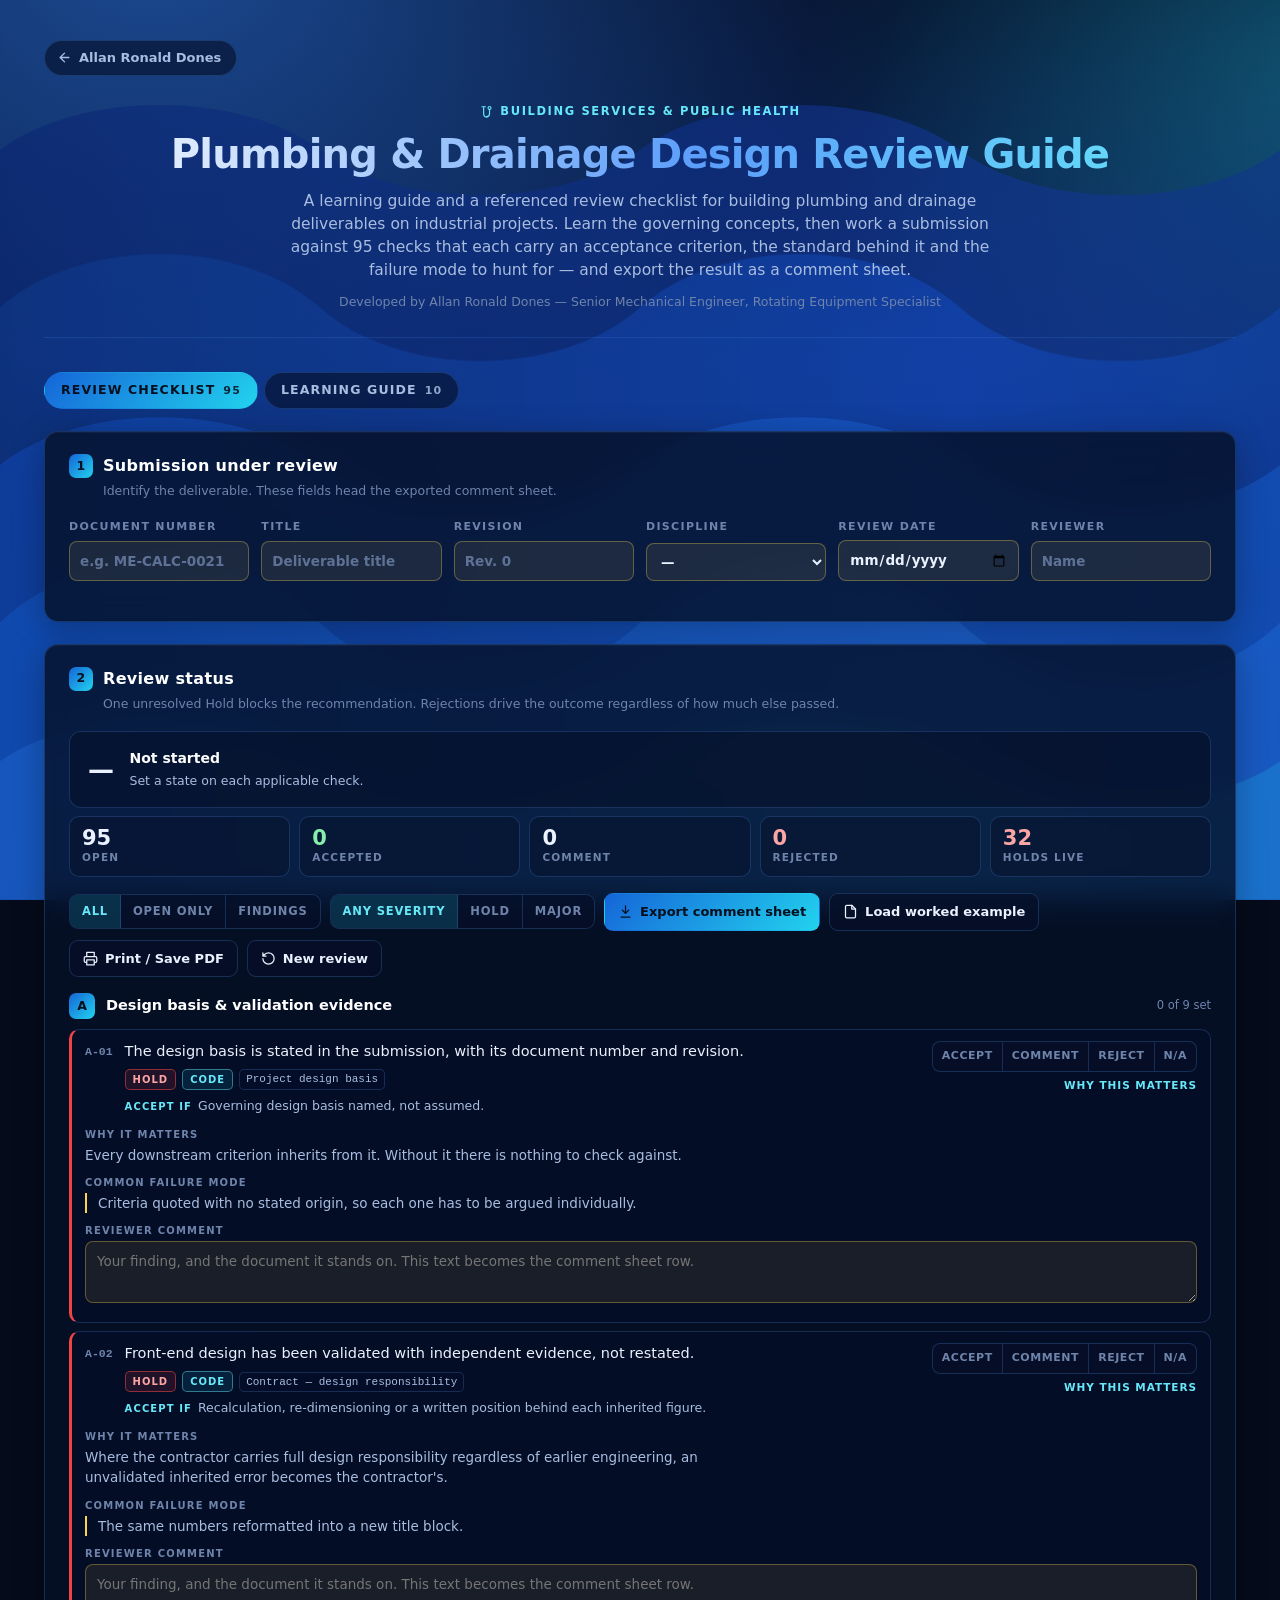
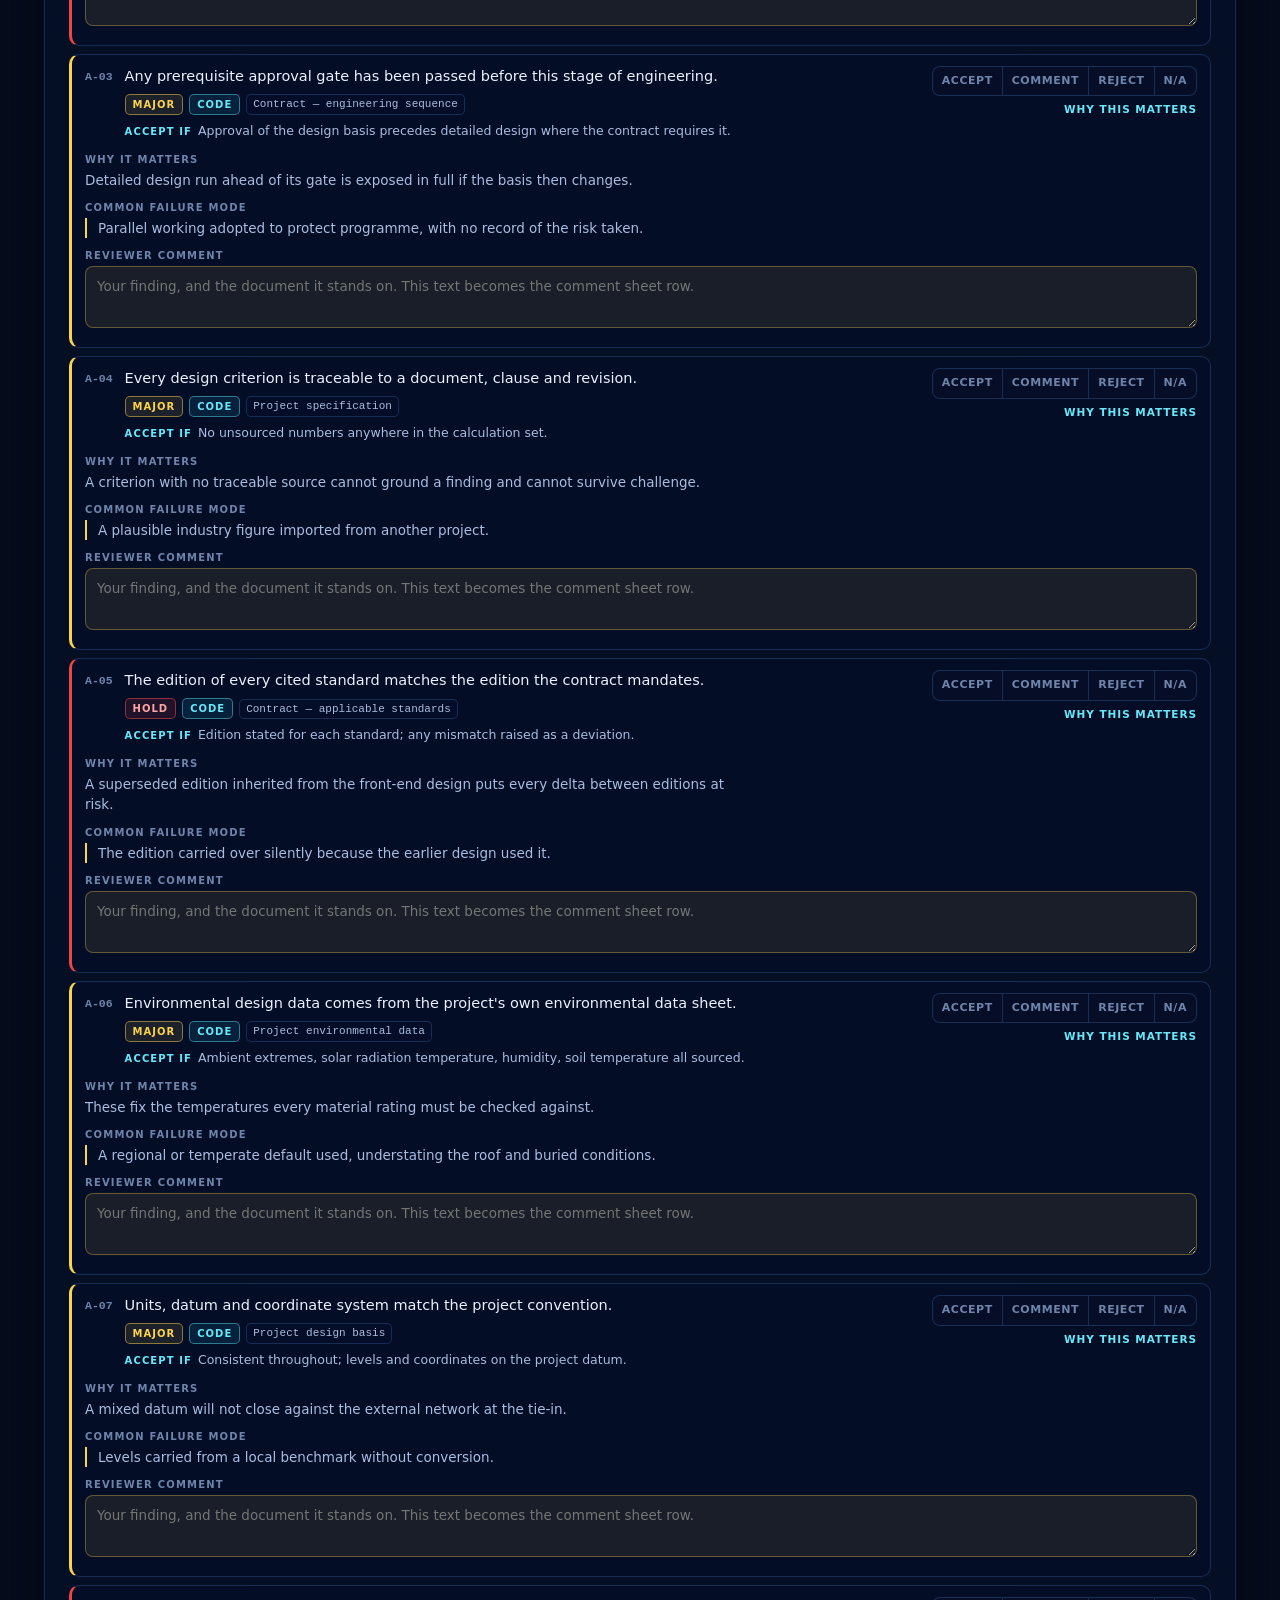
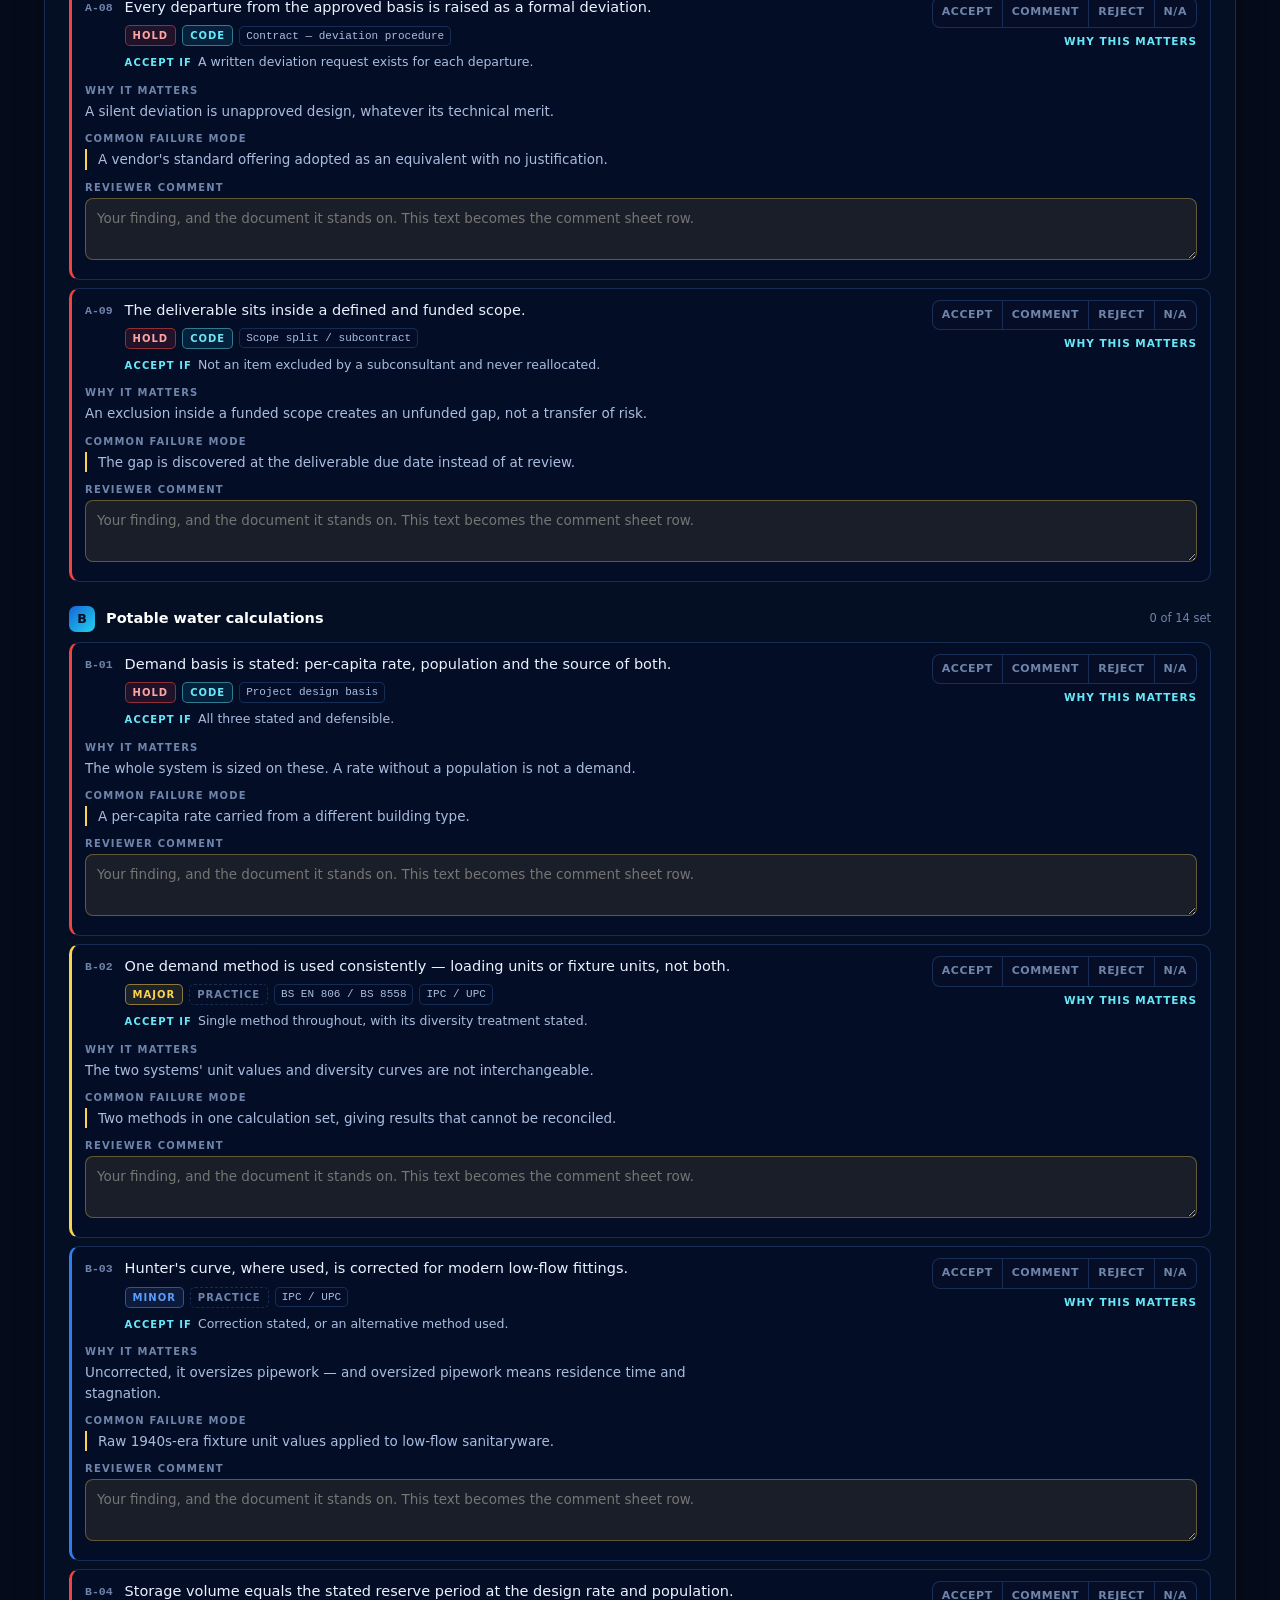
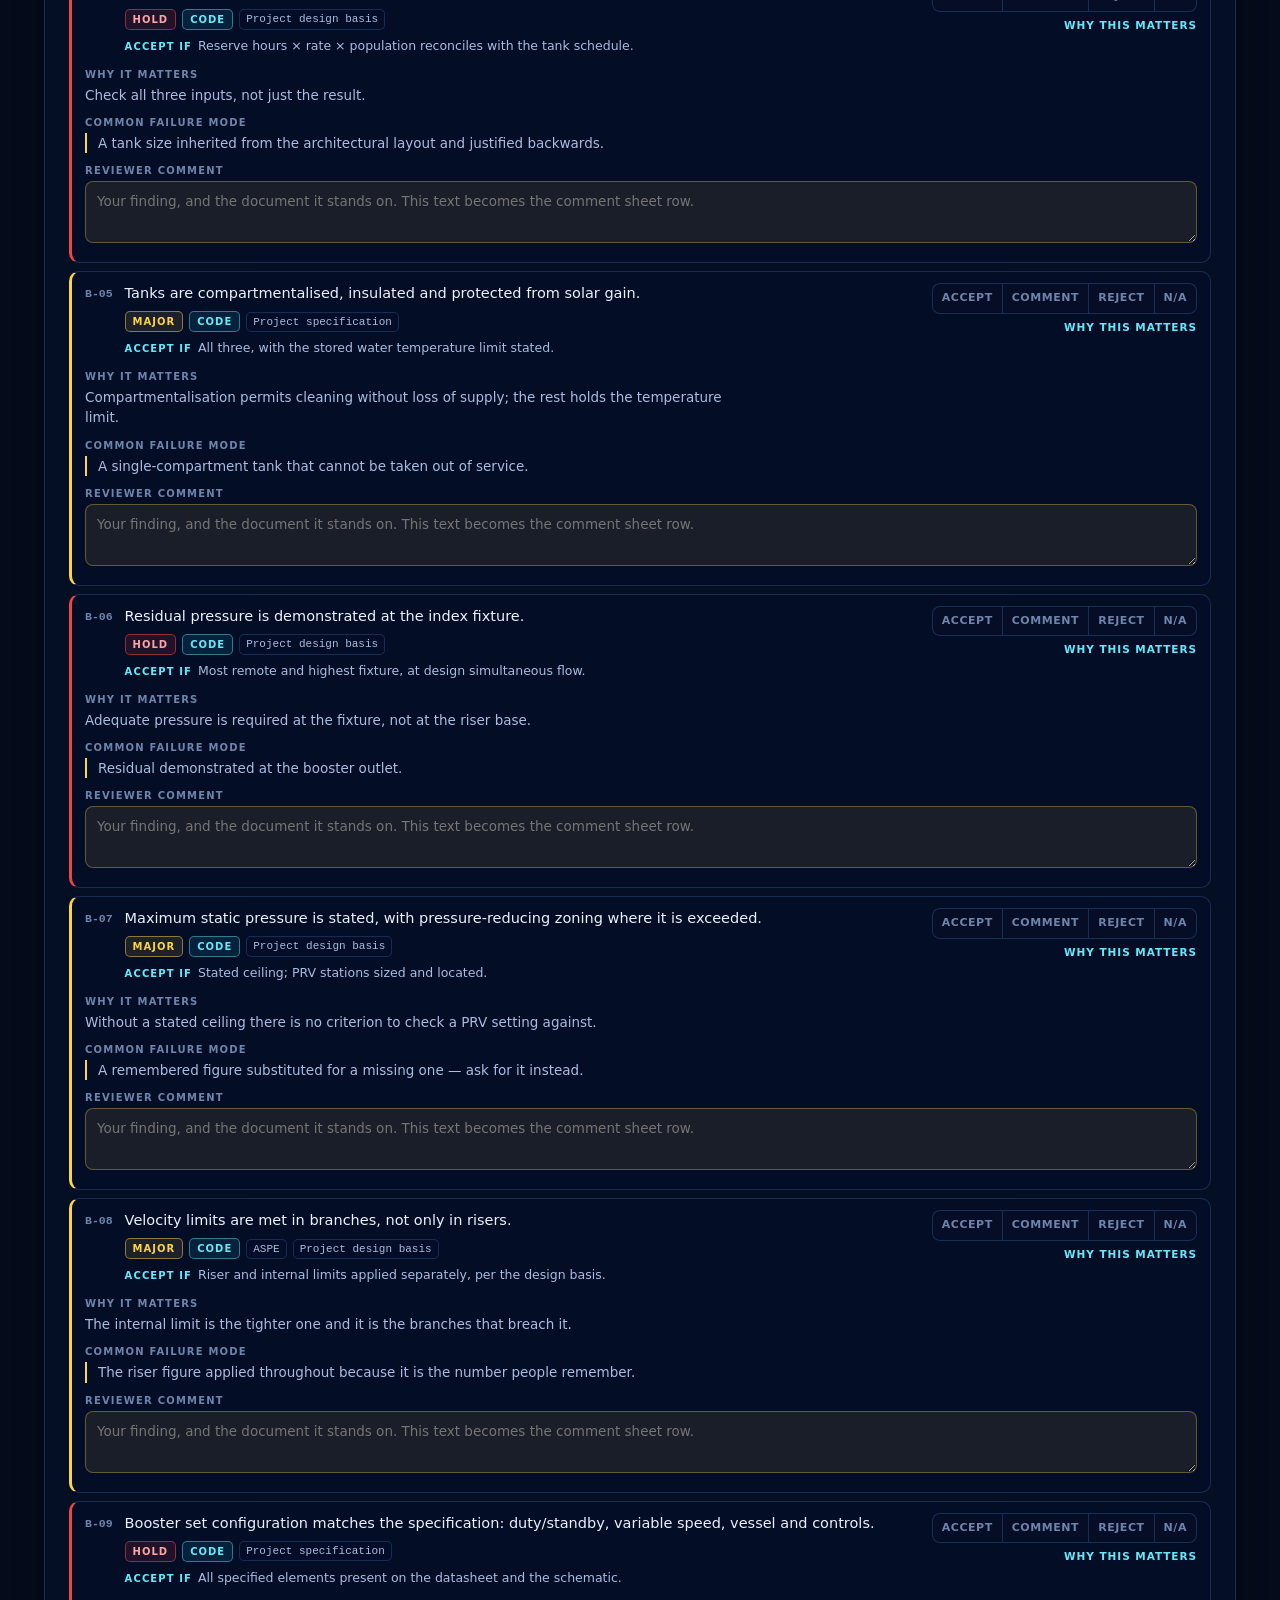
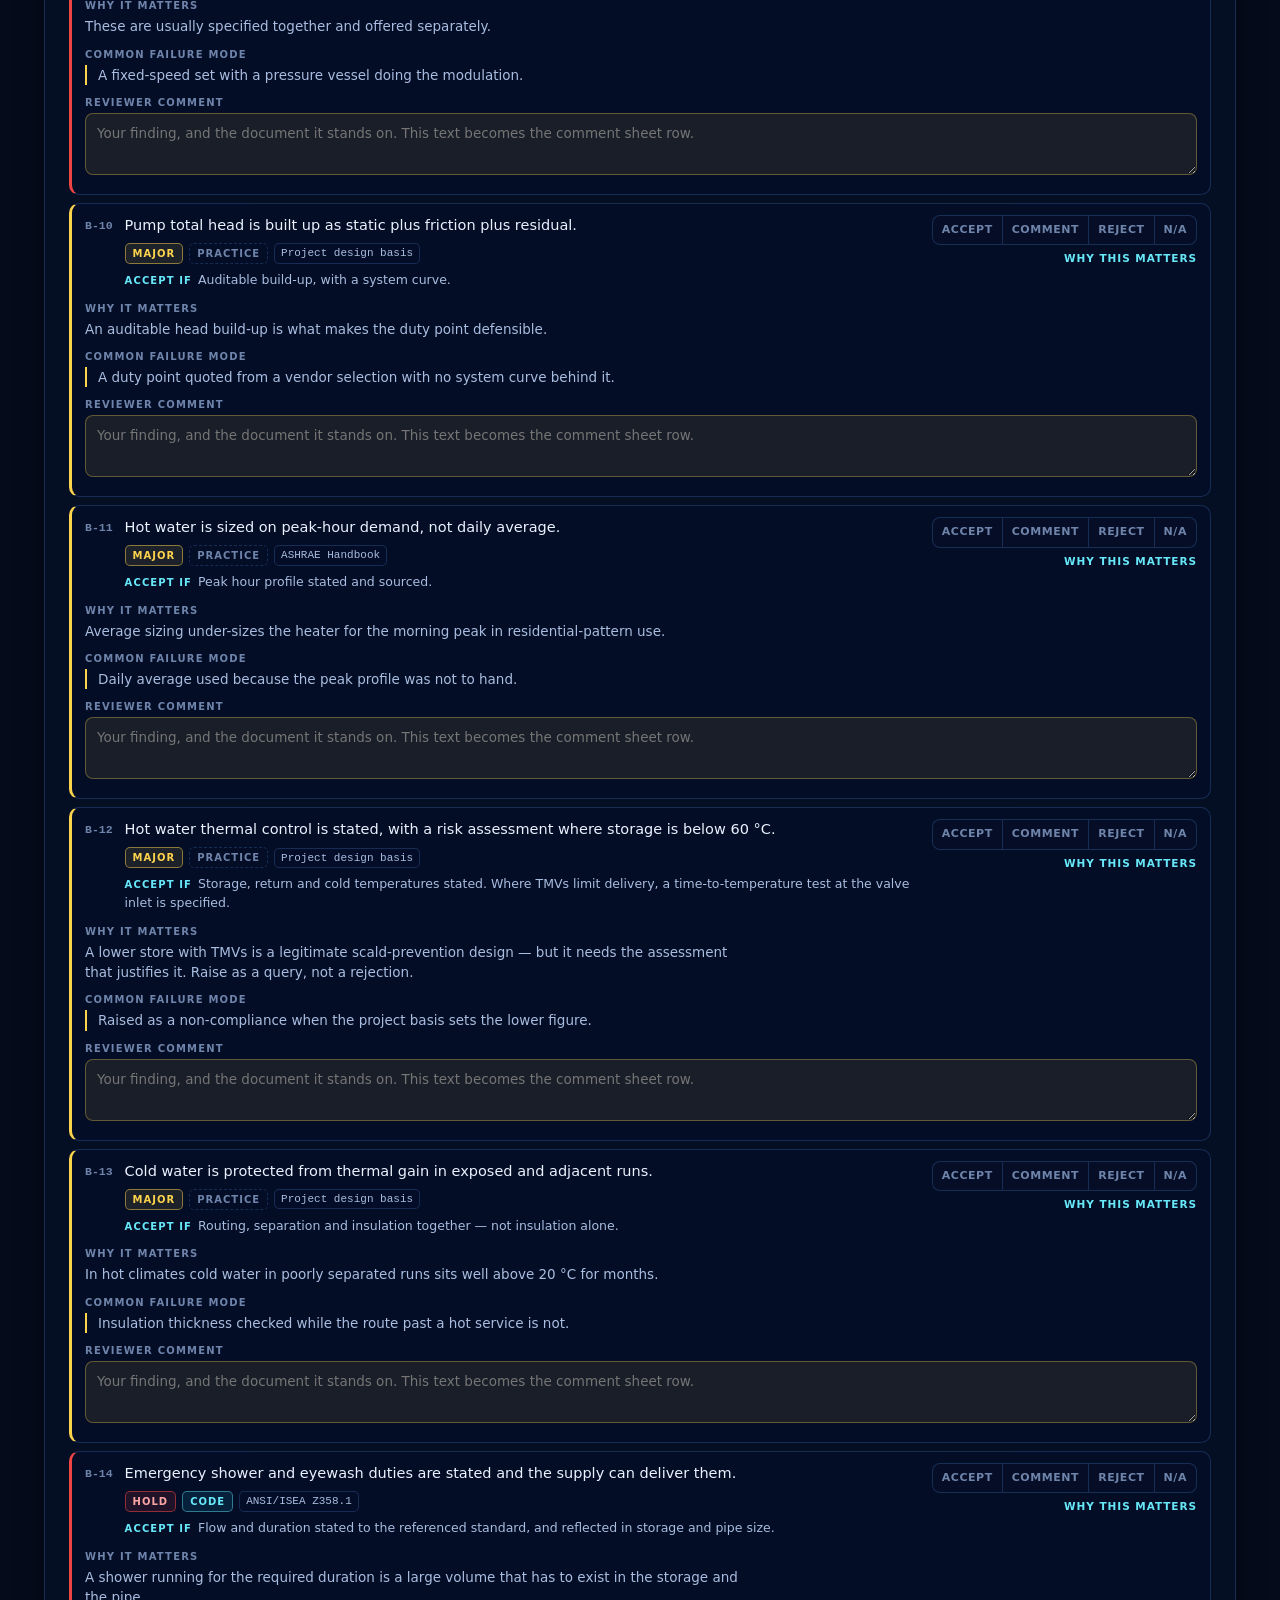
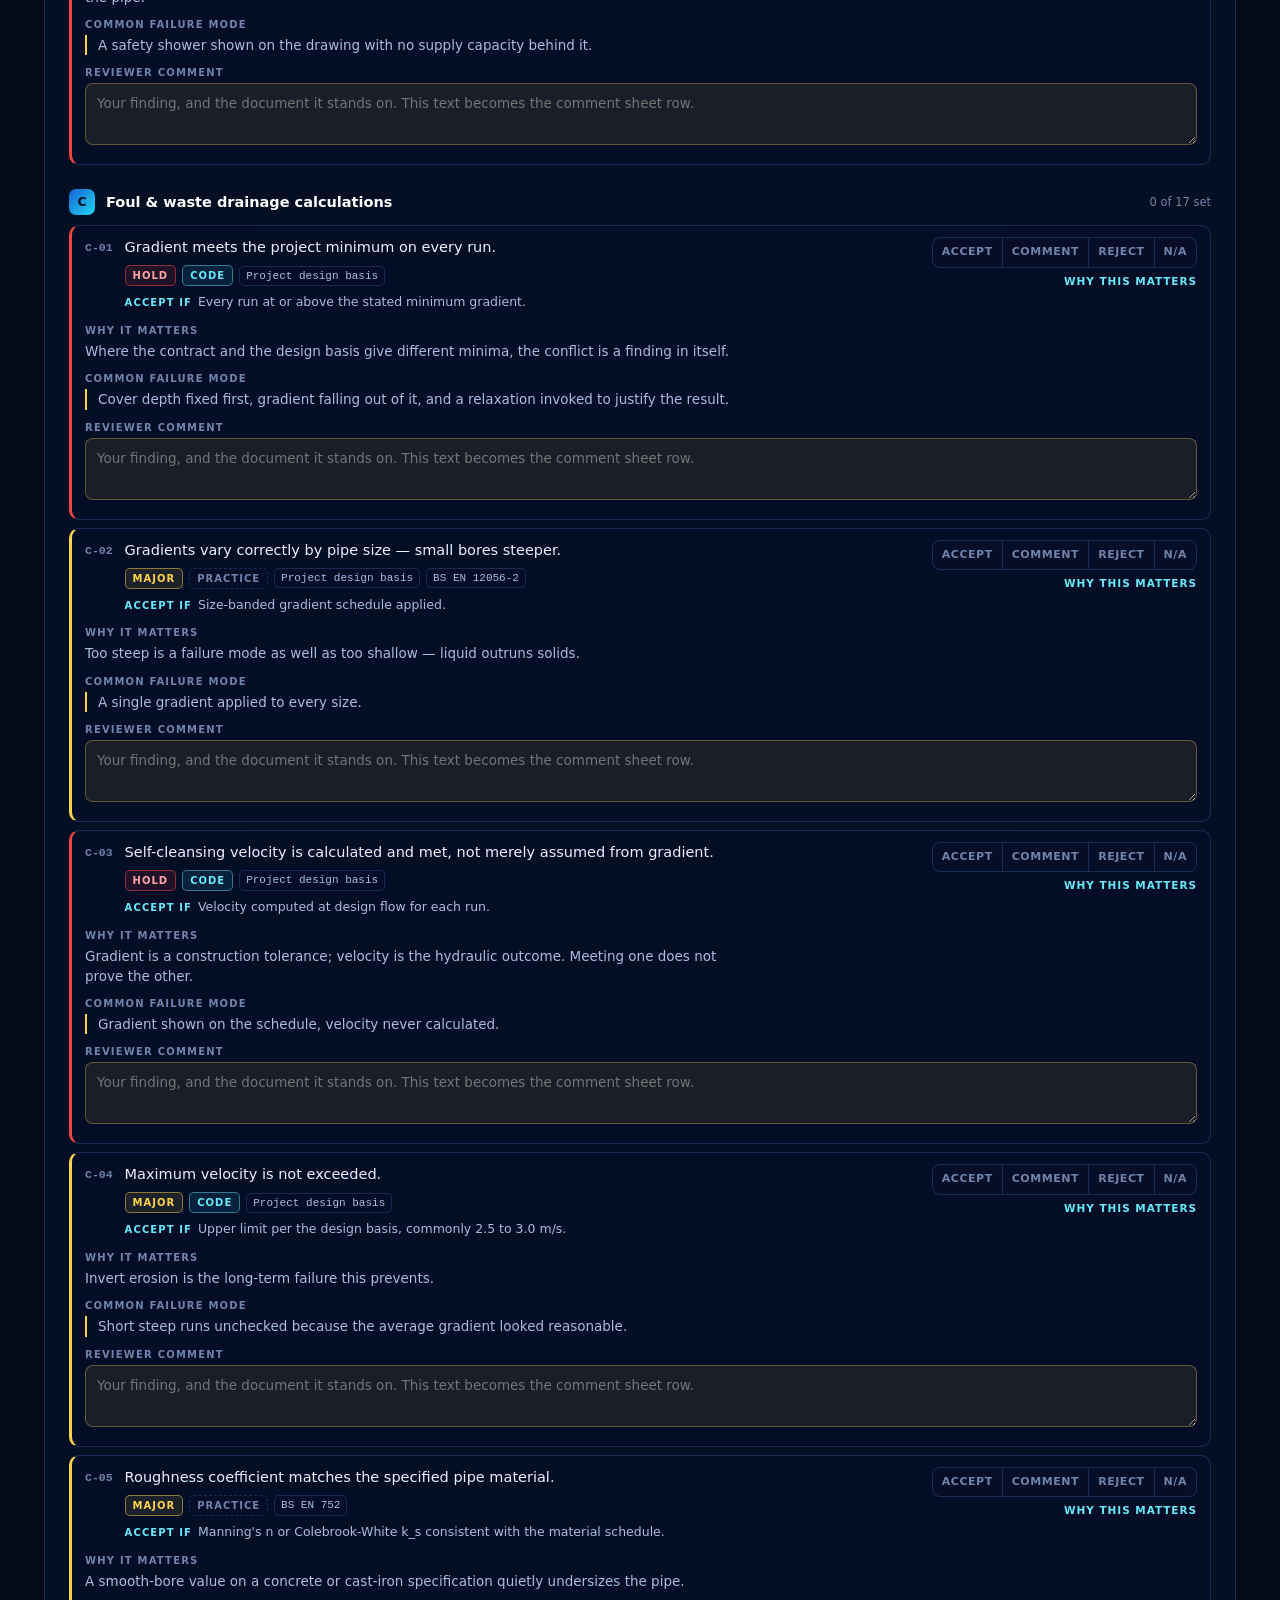
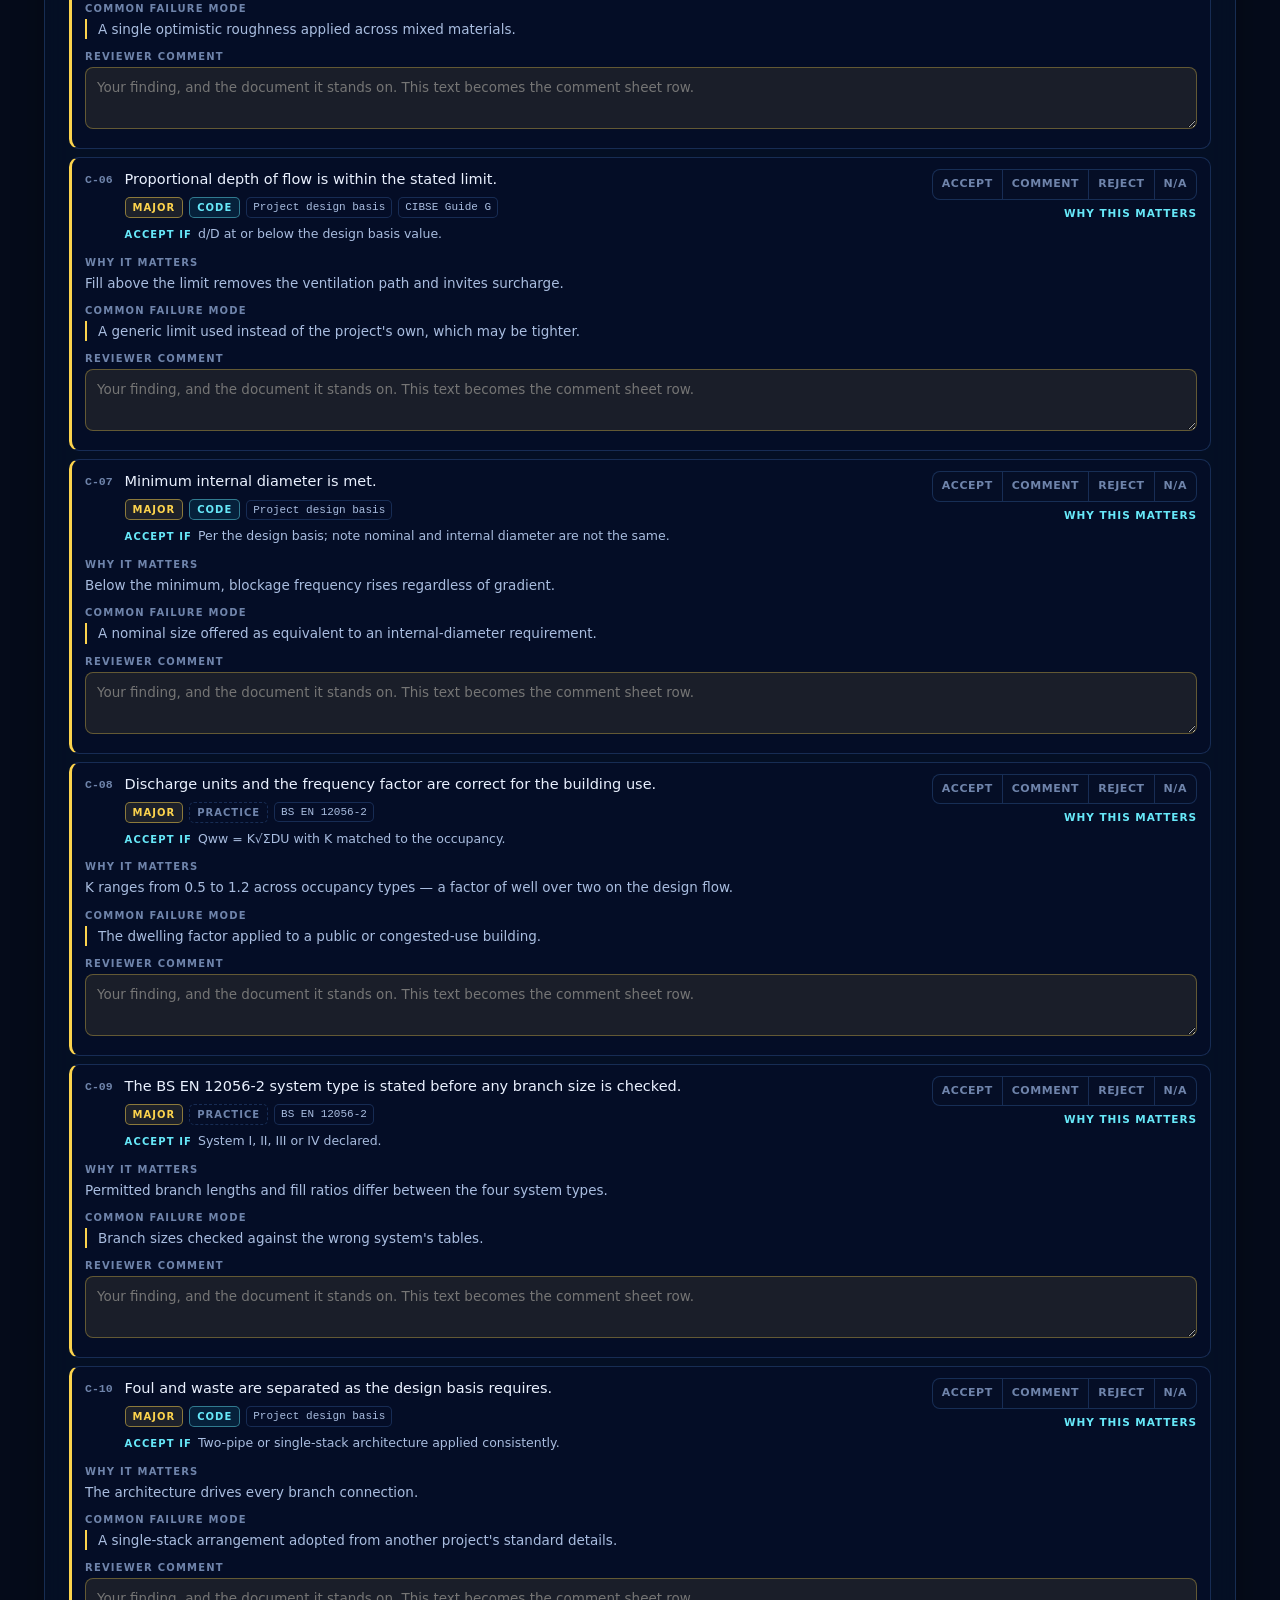
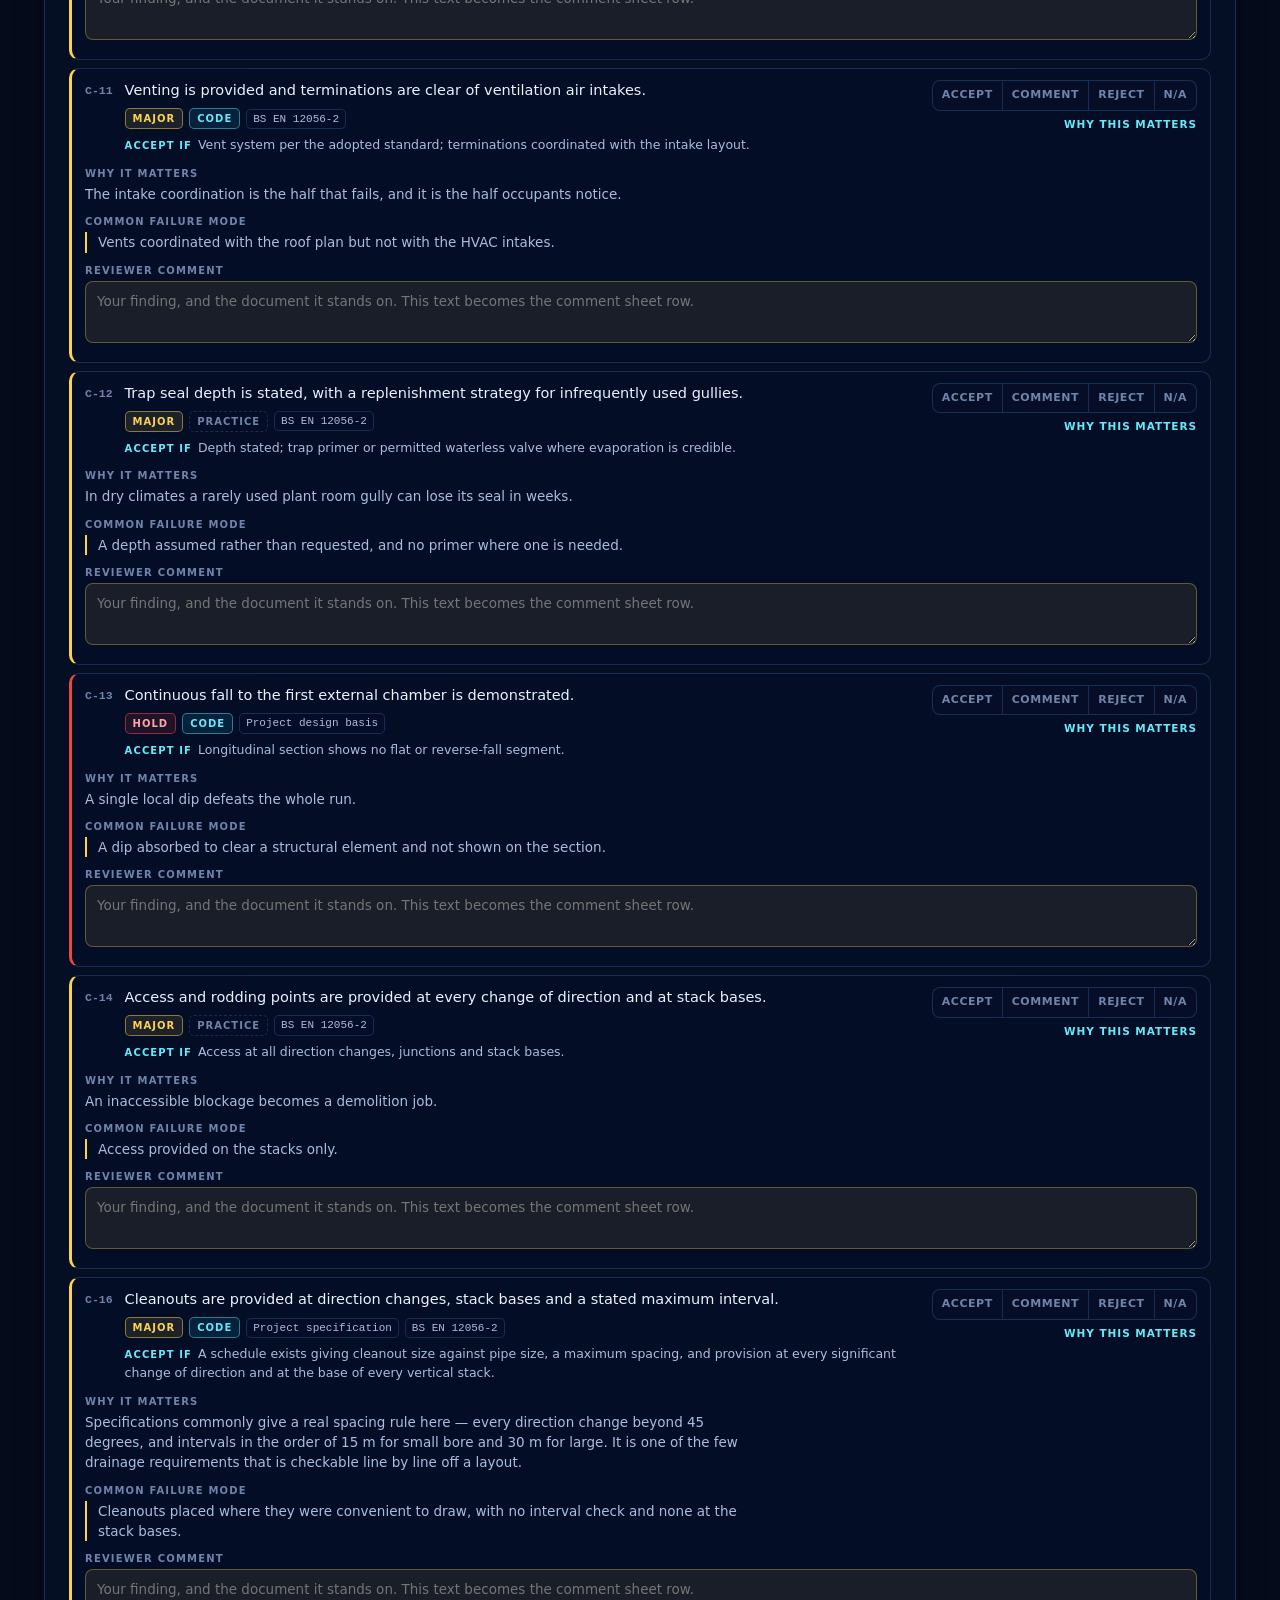
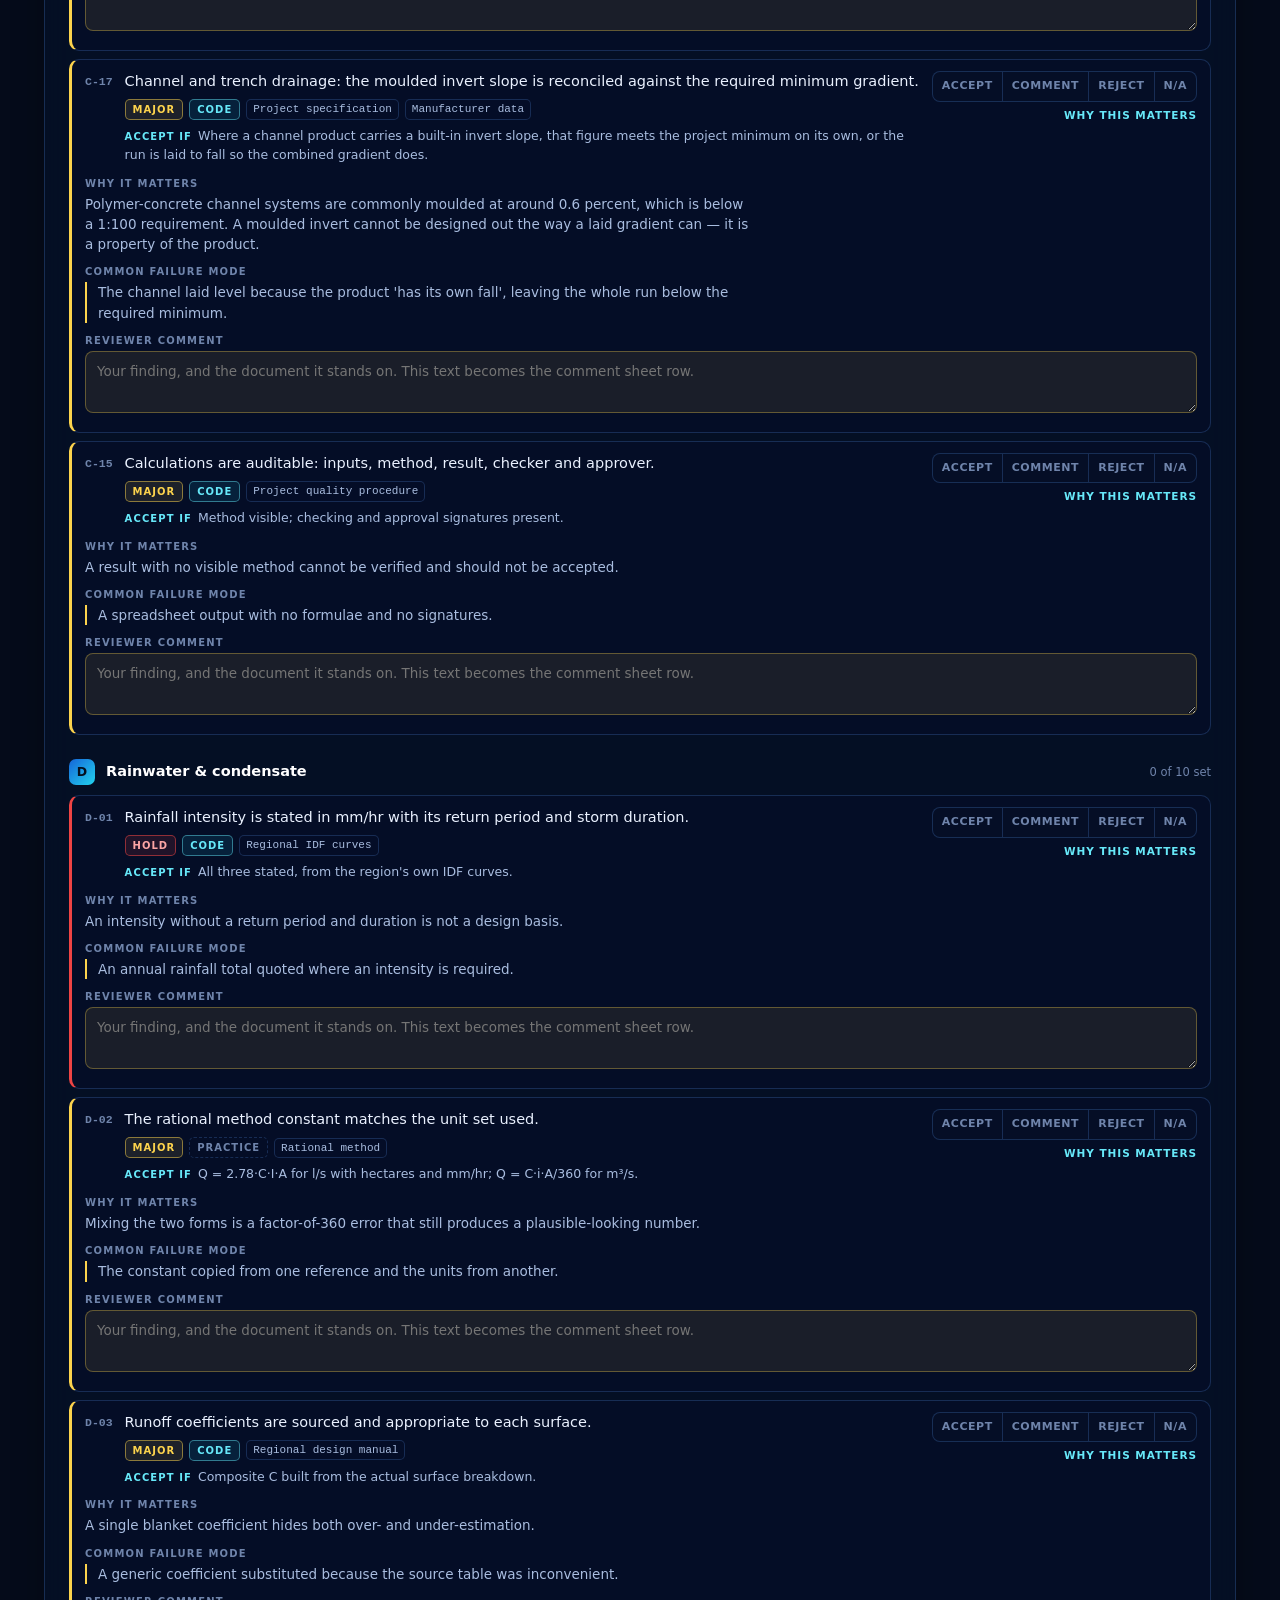
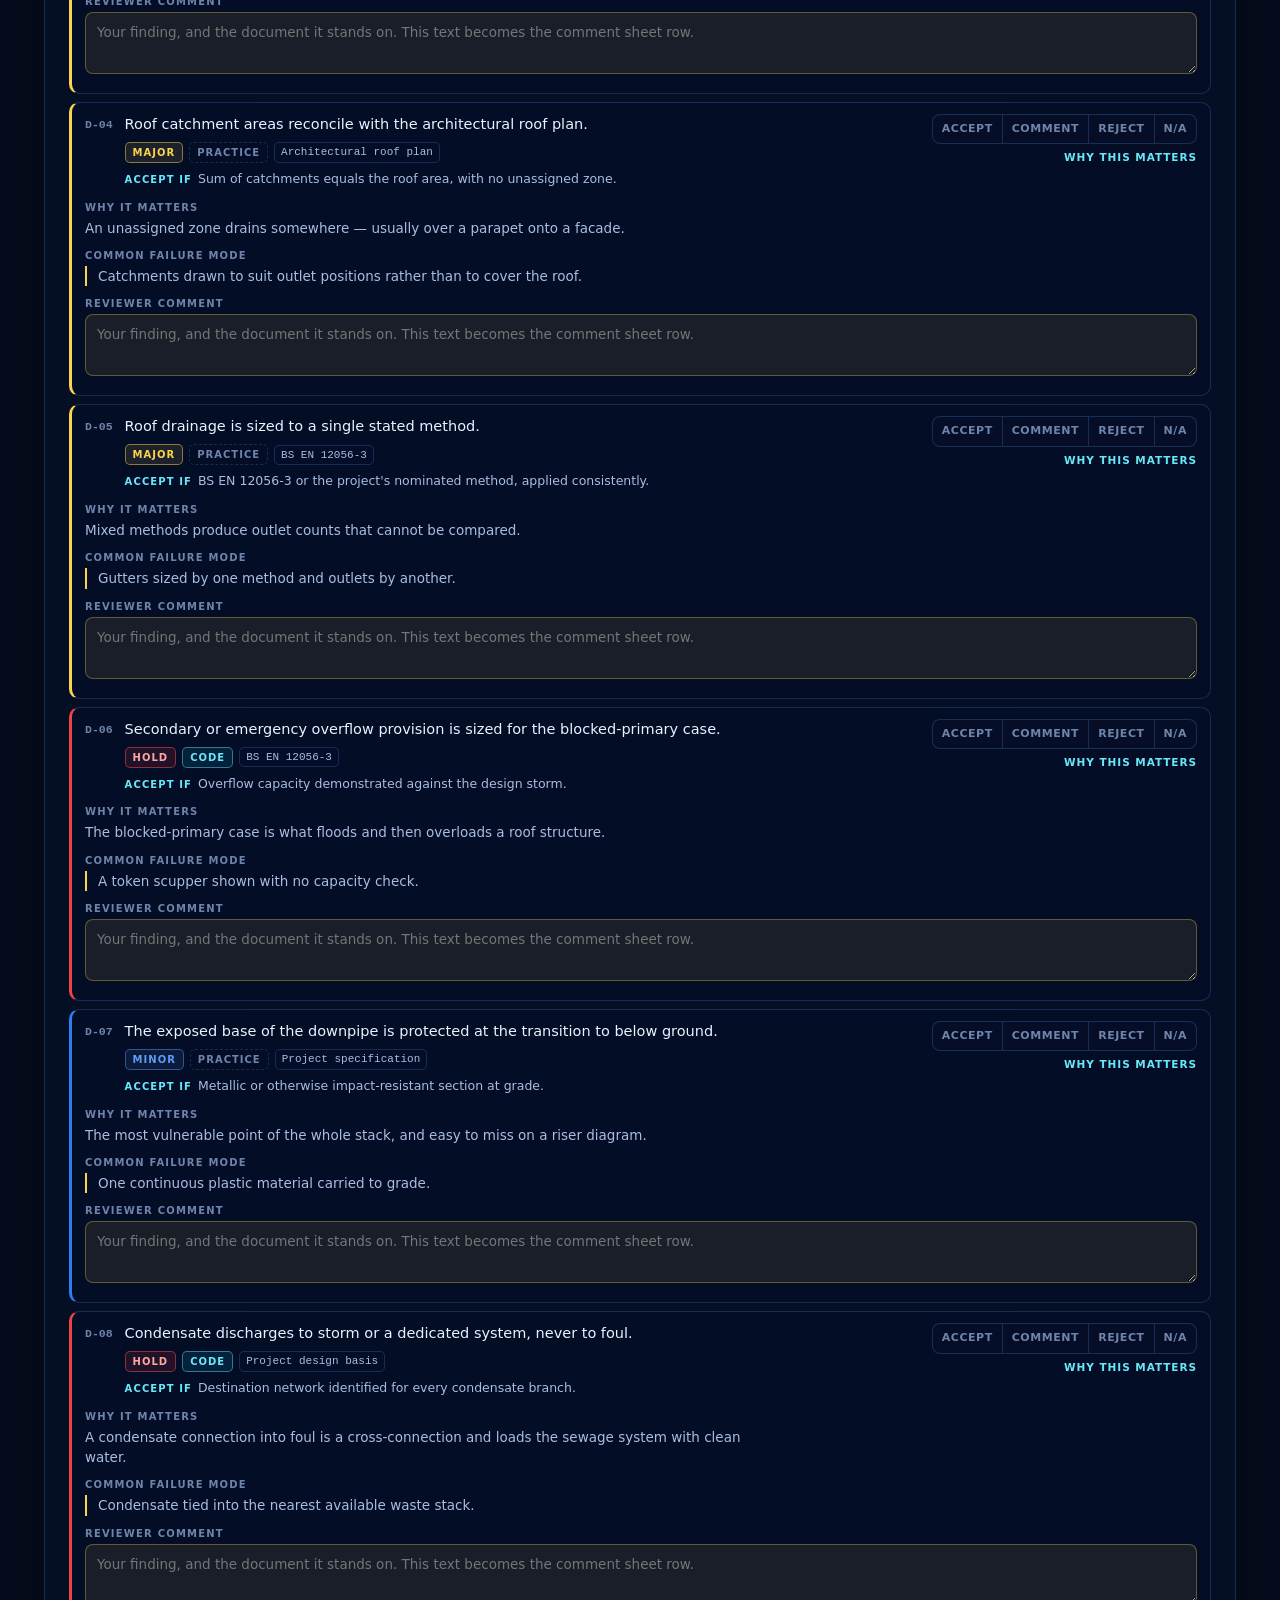
<file: tools/plumbing-drainage-design-review.html>
<!doctype html>
<html lang="en">
<head>
<meta charset="UTF-8">
<meta name="viewport" content="width=device-width, initial-scale=1.0">
<title>Plumbing &amp; Drainage Design Review Guide | Allan Ronald Dones</title>
<meta name="description" content="Plumbing and Drainage Design Review Guide — a learning guide and referenced review checklist for building public health systems on industrial projects, with acceptance criteria, failure modes and a comment-sheet export.">
<meta name="author" content="Allan Ronald Dones">
<link rel="canonical" href="https://allanronalddones.com/tools/plumbing-drainage-design-review">

<!-- Social preview (shown when the link is shared from the main site) -->
<meta property="og:type" content="website">
<meta property="og:url" content="https://allanronalddones.com/tools/plumbing-drainage-design-review">
<meta property="og:title" content="Plumbing &amp; Drainage Design Review Guide">
<meta property="og:site_name" content="Allan Ronald Dones — Rotating Equipment Engineering">
<meta property="og:description" content="Learn the governing concepts of building plumbing and drainage design, then review a consultant's deliverable against a referenced checklist that exports as a comment sheet.">
<meta name="twitter:card" content="summary">
<meta name="twitter:title" content="Plumbing &amp; Drainage Design Review Guide">
<meta name="twitter:description" content="A learning guide and referenced review checklist for building plumbing and drainage deliverables on industrial projects.">

<!-- Inline SVG favicon — keeps the page self-contained (no separate .ico request) -->
<link rel="icon" href="data:image/svg+xml,%3Csvg xmlns='http://www.w3.org/2000/svg' viewBox='0 0 64 64'%3E%3Crect width='64' height='64' rx='12' fill='%230a2472'/%3E%3Cpath d='M20 10v18a12 12 0 0 0 12 12v14' stroke='%2322d3ee' stroke-width='6' fill='none' stroke-linecap='round'/%3E%3Crect x='14' y='6' width='12' height='8' rx='2' fill='%235b9dfa'/%3E%3Cpath d='M44 14v20a12 12 0 0 1-12 12' stroke='%232f7ef0' stroke-width='5' fill='none' stroke-linecap='round'/%3E%3Ccircle cx='44' cy='11' r='4' fill='%2367e8f9'/%3E%3Crect x='24' y='52' width='16' height='6' rx='2' fill='%237ea8dd'/%3E%3C/svg%3E">
<style>
  :root{
    --navy-950:#050b1a;
    --navy-900:#08132b;
    --navy-800:#0c1c3f;
    --navy-700:#0f2551;
    --blue-600:#1450c9;
    --blue-500:#1565d8;
    --blue-400:#2f7ef0;
    --blue-300:#5b9dfa;
    --cyan-400:#22d3ee;
    --cyan-300:#67e8f9;
    --text-primary:#eaf1ff;
    --text-secondary:#a9bde0;
    --text-muted:#6f84ab;
    --card-bg:rgba(6,16,40,0.82);
    --card-border:rgba(91,157,250,0.22);
    --card-border-strong:rgba(103,232,249,0.4);
    --ok-500:#22c55e;
    --ok-300:#86efac;
    --bad-500:#ef4444;
    --bad-300:#fca5a5;
    --warn-300:#fcd34d;
    --radius:14px;
    /* Input / output cell tinting mirrors the source workbook's colour key:
       yellow = user input, green = calculated output. */
    --in-bg:rgba(252,211,77,0.09);
    --in-border:rgba(252,211,77,0.32);
    --out-bg:rgba(34,197,94,0.07);
  }
  *{box-sizing:border-box;}
  html,body{margin:0;padding:0;}
  body{
    font-family:'Segoe UI', 'Inter', system-ui, -apple-system, Roboto, Helvetica, Arial, sans-serif;
    color:var(--text-primary);
    background:var(--navy-950);
    min-height:100vh;
    line-height:1.5;
  }
  .bg-base{
    position:fixed; inset:0; z-index:0; pointer-events:none;
    background:
      radial-gradient(1200px 800px at 12% -8%, rgba(47,126,240,0.55), transparent 62%),
      radial-gradient(1000px 700px at 108% 8%, rgba(34,211,238,0.34), transparent 58%),
      radial-gradient(900px 900px at 50% 115%, rgba(21,101,216,0.42), transparent 60%),
      linear-gradient(180deg, #06122e 0%, #0d2a63 40%, #071431 100%);
    background-color:#06122e;
  }
  .bg-waves{ position:fixed; inset:0; z-index:0; pointer-events:none; overflow:hidden; }
  .bg-waves svg{ width:100%; height:100%; display:block; }
  .wv path{ will-change:transform; }
  .wv1{ animation:driftL 52s linear infinite; }
  .wv2{ animation:driftR 43s linear infinite; }
  .wv3{ animation:driftL 36s linear infinite; }
  .wv4{ animation:driftR 29s linear infinite; }
  .wv5{ animation:driftL 23s linear infinite; }
  @keyframes driftL{ from{ transform:translateX(0); } to{ transform:translateX(-1440px); } }
  @keyframes driftR{ from{ transform:translateX(-1440px); } to{ transform:translateX(0); } }
  @media (prefers-reduced-motion: reduce){ .wv1,.wv2,.wv3,.wv4,.wv5{ animation:none; } }

  /* ---------- Back-link to main site ---------- */
  /* href="/" is site-root relative — resolves correctly on any domain. */
  .back-link{
    display:inline-flex; align-items:center; gap:7px; margin-bottom:26px;
    font-size:13px; font-weight:600; color:var(--text-secondary); text-decoration:none;
    border:1px solid var(--card-border); background:rgba(6,16,40,0.62);
    padding:7px 15px 7px 12px; border-radius:999px;
    backdrop-filter:blur(10px); -webkit-backdrop-filter:blur(10px);
    transition:color .15s, border-color .15s, background .15s;
  }
  .back-link:hover, .back-link:focus-visible{ color:#fff; border-color:var(--cyan-400); background:rgba(6,16,40,0.9); }
  .back-link svg{ width:15px; height:15px; flex:0 0 15px; }

  .wrap{ position:relative; z-index:1; max-width:1240px; margin:0 auto; padding:40px 24px 80px; }
  header.hero{ text-align:center; margin-bottom:34px; padding-bottom:26px; border-bottom:1px solid rgba(91,157,250,0.16); }
  .kicker{
    display:inline-flex; align-items:center; gap:7px; font-size:11.5px; font-weight:700;
    letter-spacing:.14em; text-transform:uppercase; color:var(--cyan-300); margin-bottom:12px;
  }
  .kicker svg{ width:14px; height:14px; }
  h1{
    margin:0 0 12px; font-size:clamp(26px,3.6vw,40px); line-height:1.14; letter-spacing:-.02em;
    background:linear-gradient(90deg,#fff 0%,var(--blue-300) 55%,var(--cyan-300) 100%);
    -webkit-background-clip:text; background-clip:text; color:transparent;
  }
  .subtitle{ margin:0 auto 10px; max-width:74ch; color:var(--text-secondary); font-size:15.5px; }
  .byline{ margin:0; font-size:12.5px; color:var(--text-muted); }

  .card{
    background:var(--card-bg); border:1px solid var(--card-border); border-radius:var(--radius);
    padding:22px 24px; margin-bottom:22px;
    backdrop-filter:blur(14px); -webkit-backdrop-filter:blur(14px);
    box-shadow:0 8px 32px rgba(0,0,0,0.28), inset 0 1px 0 rgba(255,255,255,0.04);
  }
  .card h2{ margin:0 0 4px; font-size:16px; font-weight:700; letter-spacing:.02em; color:#fff; display:flex; align-items:center; gap:10px; }
  .card h2 .num{
    display:inline-flex; align-items:center; justify-content:center;
    width:24px;height:24px; flex:0 0 24px; border-radius:7px;
    background:linear-gradient(135deg, var(--blue-500), var(--cyan-400));
    color:#04101f; font-size:12.5px; font-weight:800;
  }
  .card .hint{ color:var(--text-muted); font-size:12.5px; margin:0 0 18px; padding-left:34px; }
  footer{ margin-top:34px; padding-top:18px; border-top:1px solid rgba(91,157,250,0.16); color:var(--text-muted); font-size:12.5px; line-height:1.65; }

  /* ---------- Tabs ---------- */
  .tabs{ display:flex; gap:6px; flex-wrap:wrap; margin-bottom:22px; }
  .tabs button{
    appearance:none; cursor:pointer; font:inherit; font-size:12.5px; font-weight:700;
    letter-spacing:.09em; text-transform:uppercase; color:var(--text-secondary);
    background:rgba(6,16,40,0.62); border:1px solid var(--card-border);
    border-radius:999px; padding:8px 16px; display:inline-flex; align-items:center; gap:8px;
    transition:color .15s, border-color .15s, background .15s;
  }
  .tabs button:hover{ color:#fff; border-color:var(--cyan-400); }
  .tabs button[aria-selected="true"]{
    color:#04101f; border-color:transparent;
    background:linear-gradient(135deg, var(--blue-500), var(--cyan-400));
  }
  .tabs .n{ font-size:11px; font-weight:800; font-variant-numeric:tabular-nums; opacity:.85; }

  /* ---------- Toolbar ---------- */
  .btn-row{ display:flex; flex-wrap:wrap; gap:9px; align-items:center; margin-bottom:16px; }
  .btn{
    appearance:none; cursor:pointer; font:inherit; font-size:13px; font-weight:600;
    color:var(--text-primary); background:rgba(6,16,40,0.7); border:1px solid var(--card-border);
    border-radius:9px; padding:8px 13px; display:inline-flex; align-items:center; gap:7px;
    transition:color .15s, border-color .15s, background .15s;
  }
  .btn:hover{ color:#fff; border-color:var(--cyan-400); background:rgba(6,16,40,0.95); }
  .btn svg{ width:15px; height:15px; flex:0 0 15px; stroke:currentColor; fill:none; stroke-width:2; stroke-linecap:round; stroke-linejoin:round; }
  .btn.primary{ background:linear-gradient(135deg, var(--blue-500), var(--cyan-400)); border-color:transparent; color:#04101f; }
  .btn.primary:hover{ color:#04101f; filter:brightness(1.08); }
  .switch{ display:inline-flex; border:1px solid var(--card-border); border-radius:9px; overflow:hidden; background:rgba(6,16,40,0.7); }
  .switch button{
    appearance:none; cursor:pointer; font:inherit; font-size:11.5px; font-weight:700;
    letter-spacing:.07em; text-transform:uppercase; color:var(--text-muted);
    background:none; border:0; border-right:1px solid var(--card-border); padding:8px 12px;
  }
  .switch button:last-child{ border-right:0; }
  .switch button[aria-pressed="true"]{ background:rgba(34,211,238,0.16); color:var(--cyan-300); }

  /* ---------- Fields ---------- */
  .fgrid{ display:grid; grid-template-columns:repeat(auto-fit,minmax(160px,1fr)); gap:12px; margin-bottom:18px; }
  .fgrid label{ display:grid; gap:5px; font-size:11px; font-weight:700; letter-spacing:.12em; text-transform:uppercase; color:var(--text-muted); }
  .fgrid input, .fgrid select{
    font:inherit; font-size:13.5px; color:var(--text-primary);
    background:var(--in-bg); border:1px solid var(--in-border); border-radius:8px; padding:8px 10px; width:100%;
  }
  .fgrid input::placeholder{ color:var(--text-muted); opacity:.8; }
  .fgrid input:focus, .fgrid select:focus{ outline:2px solid var(--cyan-400); outline-offset:1px; }
  .fgrid option{ background:var(--navy-800); color:var(--text-primary); }

  /* ---------- Verdict ---------- */
  .verdict-card{
    display:flex; align-items:center; gap:16px; border-radius:12px; padding:16px 18px;
    border:1px solid var(--card-border); background:rgba(6,16,40,0.6); margin-bottom:8px;
  }
  .verdict-card.ok{ border-color:rgba(34,197,94,0.5); background:rgba(34,197,94,0.09); }
  .verdict-card.bad{ border-color:rgba(239,68,68,0.5); background:rgba(239,68,68,0.09); }
  .verdict-card.warn{ border-color:rgba(252,211,77,0.5); background:rgba(252,211,77,0.08); }
  .vbig{ font-size:26px; font-weight:800; letter-spacing:-.02em; line-height:1; flex:0 0 auto; }
  .verdict-card.ok .vbig{ color:var(--ok-300); }
  .verdict-card.bad .vbig{ color:var(--bad-300); }
  .verdict-card.warn .vbig{ color:var(--warn-300); }
  .vtxt{ display:grid; gap:3px; }
  .vtitle{ font-size:14px; font-weight:700; color:#fff; }
  .vsub{ font-size:12.5px; color:var(--text-secondary); }
  .stiles{ display:grid; grid-template-columns:repeat(auto-fit,minmax(92px,1fr)); gap:9px; margin-bottom:16px; }
  .stile{ border:1px solid var(--card-border); border-radius:10px; padding:10px 12px; background:rgba(6,16,40,0.5); }
  .stile .v{ font-size:21px; font-weight:700; font-variant-numeric:tabular-nums; line-height:1.1; }
  .stile .k{ font-size:10.5px; font-weight:700; letter-spacing:.11em; text-transform:uppercase; color:var(--text-muted); }
  .stile .v.bad{ color:var(--bad-300); } .stile .v.ok{ color:var(--ok-300); } .stile .v.warn{ color:var(--warn-300); }

  /* ---------- Badges ---------- */
  .badge{
    display:inline-flex; align-items:center; font-size:10px; font-weight:800; letter-spacing:.1em;
    text-transform:uppercase; padding:2px 7px; border-radius:5px; white-space:nowrap; border:1px solid;
  }
  .b-hold{ color:var(--bad-300); border-color:rgba(239,68,68,0.55); background:rgba(239,68,68,0.12); }
  .b-major{ color:var(--warn-300); border-color:rgba(252,211,77,0.5); background:rgba(252,211,77,0.1); }
  .b-minor{ color:var(--blue-300); border-color:rgba(91,157,250,0.45); background:rgba(91,157,250,0.1); }
  .b-info{ color:var(--text-muted); border-color:var(--card-border); background:transparent; }
  .b-code{ color:var(--cyan-300); border-color:rgba(103,232,249,0.45); background:rgba(34,211,238,0.1); }
  .b-prac{ color:var(--text-muted); border-color:var(--card-border); background:transparent; border-style:dashed; }
  .chip{
    font-family:'Cascadia Code','Consolas',monospace; font-size:11px; color:var(--text-secondary);
    border:1px solid var(--card-border); border-radius:5px; padding:1px 6px; background:rgba(6,16,40,0.55); white-space:nowrap;
  }

  /* ---------- Check rows ---------- */
  .grp{ margin-bottom:24px; }
  .grph{ display:flex; align-items:center; gap:11px; margin-bottom:10px; }
  .grpl{
    width:26px; height:26px; flex:0 0 26px; border-radius:7px; display:grid; place-items:center;
    background:linear-gradient(135deg, var(--blue-500), var(--cyan-400)); color:#04101f;
    font-size:12.5px; font-weight:800;
  }
  .grph h3{ margin:0; font-size:14.5px; font-weight:700; color:#fff; }
  .grph .cnt{ margin-left:auto; font-size:11.5px; color:var(--text-muted); font-variant-numeric:tabular-nums; white-space:nowrap; }
  .rows{ display:grid; gap:8px; }
  .row{
    border:1px solid var(--card-border); border-left:3px solid var(--text-muted);
    border-radius:10px; background:rgba(6,16,40,0.55); overflow:hidden;
  }
  .row.sev-hold{ border-left-color:var(--bad-500); }
  .row.sev-major{ border-left-color:var(--warn-300); }
  .row.sev-minor{ border-left-color:var(--blue-400); }
  .row.st-accept{ background:var(--out-bg); border-color:rgba(34,197,94,0.32); }
  .row.st-comment{ background:rgba(91,157,250,0.08); }
  .row.st-reject{ background:rgba(239,68,68,0.09); border-color:rgba(239,68,68,0.35); }
  .row.st-na{ opacity:.6; }
  .rhead{ display:grid; grid-template-columns:auto 1fr auto; gap:12px; padding:11px 13px; align-items:start; }
  @media (max-width:760px){ .rhead{ grid-template-columns:1fr; } }
  .rid{ font-family:'Cascadia Code','Consolas',monospace; font-size:11.5px; font-weight:600; color:var(--text-muted); padding-top:2px; }
  .rmain{ display:grid; gap:7px; min-width:0; }
  .rtext{ font-size:14.5px; line-height:1.45; color:var(--text-primary); }
  .rmeta{ display:flex; flex-wrap:wrap; gap:6px; align-items:center; }
  .rcrit{ font-size:12.5px; color:var(--text-secondary); }
  .rcrit b{ color:var(--cyan-300); font-size:10px; font-weight:800; letter-spacing:.11em; text-transform:uppercase; margin-right:6px; }
  .rstate{ display:grid; gap:6px; justify-items:end; }
  .states{ display:inline-flex; border:1px solid var(--card-border); border-radius:8px; overflow:hidden; background:rgba(6,16,40,0.7); }
  .states button{
    appearance:none; cursor:pointer; font:inherit; font-size:11px; font-weight:700; letter-spacing:.05em;
    text-transform:uppercase; color:var(--text-muted); background:none; border:0;
    border-right:1px solid var(--card-border); padding:6px 9px; white-space:nowrap;
  }
  .states button:last-child{ border-right:0; }
  .states button[data-s="accept"][aria-pressed="true"]{ background:rgba(34,197,94,0.22); color:var(--ok-300); }
  .states button[data-s="comment"][aria-pressed="true"]{ background:rgba(91,157,250,0.22); color:var(--blue-300); }
  .states button[data-s="reject"][aria-pressed="true"]{ background:rgba(239,68,68,0.22); color:var(--bad-300); }
  .states button[data-s="na"][aria-pressed="true"]{ background:rgba(111,132,171,0.25); color:var(--text-secondary); }
  .rmore{ appearance:none; cursor:pointer; background:none; border:0; padding:0; font:inherit;
    font-size:10.5px; font-weight:800; letter-spacing:.09em; text-transform:uppercase; color:var(--cyan-300); }
  .rdet{ padding:0 13px 12px; display:grid; gap:10px; }
  .rdet .lb{ font-size:10px; font-weight:800; letter-spacing:.12em; text-transform:uppercase; color:var(--text-muted); margin-bottom:3px; }
  .rdet .why{ font-size:13.5px; color:var(--text-secondary); max-width:78ch; }
  .rdet .fail{ font-size:13.5px; color:var(--text-secondary); max-width:78ch; border-left:2px solid var(--warn-300); padding-left:11px; }
  .rdet textarea{
    font:inherit; font-size:13.5px; width:100%; min-height:62px; resize:vertical; padding:9px 11px;
    color:var(--text-primary); background:var(--in-bg); border:1px solid var(--in-border); border-radius:8px;
  }
  .rdet textarea:focus{ outline:2px solid var(--cyan-400); outline-offset:1px; }
  .empty{ padding:26px; text-align:center; color:var(--text-muted); font-size:14px; border:1px dashed var(--card-border); border-radius:12px; }

  /* ---------- Learn ---------- */
  .mods{ display:grid; gap:10px; }
  details.mod{ border:1px solid var(--card-border); border-radius:12px; background:rgba(6,16,40,0.55); overflow:hidden; }
  summary.modh{ list-style:none; cursor:pointer; padding:13px 16px; display:grid; grid-template-columns:28px 1fr auto; gap:12px; align-items:center; }
  summary.modh::-webkit-details-marker{ display:none; }
  .modn{ width:28px; height:28px; border-radius:8px; display:grid; place-items:center; font-size:12.5px; font-weight:800;
    background:rgba(6,16,40,0.8); border:1px solid var(--card-border); color:var(--text-secondary); }
  details.mod[open] .modn{ background:linear-gradient(135deg, var(--blue-500), var(--cyan-400)); border-color:transparent; color:#04101f; }
  .modt{ display:grid; gap:2px; min-width:0; }
  .modt b{ font-size:15px; font-weight:700; color:#fff; }
  .modt span{ font-size:12.5px; color:var(--text-muted); }
  .chev{ width:15px; height:15px; color:var(--text-muted); transition:transform .18s; }
  details.mod[open] .chev{ transform:rotate(90deg); }
  .modbody{ padding:4px 16px 18px 56px; display:grid; gap:12px; font-size:14px; color:var(--text-secondary); }
  @media (max-width:620px){ .modbody{ padding-left:16px; } }
  .modbody p{ margin:0; max-width:76ch; }
  .modbody h4{ margin:4px 0 0; font-size:11px; font-weight:800; letter-spacing:.12em; text-transform:uppercase; color:var(--cyan-300); }
  .modbody ul{ margin:0; padding-left:19px; display:grid; gap:5px; max-width:76ch; }
  .modbody b{ color:var(--text-primary); }
  .formula-strip{
    font-family:'Cascadia Code','Consolas',monospace; font-size:13.5px; color:var(--text-primary);
    background:rgba(6,16,40,0.75); border:1px solid var(--card-border); border-left:3px solid var(--cyan-400);
    border-radius:9px; padding:11px 14px; overflow-x:auto;
  }
  .formula-strip .w{ display:block; font-family:inherit; font-size:12px; color:var(--text-muted); margin-top:6px;
    font-family:'Segoe UI','Inter',system-ui,sans-serif; }
  .callout{ border:1px solid rgba(239,68,68,0.45); background:rgba(239,68,68,0.08); border-left:3px solid var(--bad-500);
    border-radius:9px; padding:11px 14px; display:grid; gap:5px; }
  .callout b{ font-size:10.5px; font-weight:800; letter-spacing:.12em; text-transform:uppercase; color:var(--bad-300); }
  .callout p{ font-size:13.5px; color:var(--text-secondary); }
  .table-scroll{ overflow-x:auto; border:1px solid var(--card-border); border-radius:10px; }
  table.ref{ border-collapse:collapse; width:100%; font-size:13px; min-width:440px; }
  table.ref th, table.ref td{ text-align:left; padding:8px 11px; border-bottom:1px solid var(--card-border); vertical-align:top; }
  table.ref th{ background:rgba(6,16,40,0.8); font-size:10.5px; font-weight:800; letter-spacing:.11em; text-transform:uppercase; color:var(--text-muted); }
  table.ref tr:last-child td{ border-bottom:0; }
  table.ref td.num{ font-family:'Cascadia Code','Consolas',monospace; font-variant-numeric:tabular-nums; white-space:nowrap; color:var(--text-primary); }

  .toast{ position:fixed; left:50%; bottom:22px; transform:translateX(-50%); z-index:20;
    background:var(--navy-800); border:1px solid var(--cyan-400); color:var(--text-primary);
    padding:10px 18px; border-radius:10px; font-size:13.5px; box-shadow:0 8px 32px rgba(0,0,0,.4); }
  .toast[hidden]{ display:none !important; }

  /* ---------- Print: flip to a light, ink-friendly review report ---------- */
  @media print{
    .bg-base,.bg-waves,.back-link,.btn-row,.tabs,.no-print,.states,.rmore{ display:none !important; }
    body{ background:#fff; color:#111; }
    .wrap{ max-width:none; padding:0; }
    h1{ color:#0a2472 !important; -webkit-text-fill-color:#0a2472; background:none; }
    .kicker,.grph h3,.card h2{ color:#0a2472 !important; }
    .card,.row,details.mod{ background:#fff; border:1px solid #b9c6de; box-shadow:none;
      break-inside:avoid; page-break-inside:avoid; margin-bottom:10px; }
    .rtext,.vtitle{ color:#111 !important; }
    .rcrit,.rdet .why,.rdet .fail,.subtitle,.modbody{ color:#333 !important; }
    .rid,.chip{ color:#444 !important; background:#eef2fa; }
    .rdet{ display:grid !important; }
    .row.st-accept{ background:#dcfce7; } .row.st-reject{ background:#fee2e2; } .row.st-comment{ background:#eef2fa; }
    table.ref th{ background:#eef2fa; color:#333 !important; }
  }
</style>
</head>
<body>
<div class="bg-base"></div>
<div class="bg-base"></div>

<div class="bg-waves" aria-hidden="true">
  <svg viewBox="0 0 2880 1200" preserveAspectRatio="none" xmlns="http://www.w3.org/2000/svg">
    <defs>
      <linearGradient id="wg1" x1="0" y1="0" x2="1" y2="0">
        <stop offset="0" stop-color="#0a2472"/><stop offset="0.5" stop-color="#153a9e"/><stop offset="1" stop-color="#0a2472"/>
      </linearGradient>
      <linearGradient id="wg2" x1="0" y1="0" x2="1" y2="0">
        <stop offset="0" stop-color="#123f8f"/><stop offset="0.5" stop-color="#1450c9"/><stop offset="1" stop-color="#123f8f"/>
      </linearGradient>
      <linearGradient id="wg3" x1="0" y1="0" x2="1" y2="0">
        <stop offset="0" stop-color="#1450c9"/><stop offset="0.5" stop-color="#1c6ee0"/><stop offset="1" stop-color="#1450c9"/>
      </linearGradient>
      <linearGradient id="wg4" x1="0" y1="0" x2="1" y2="0">
        <stop offset="0" stop-color="#1565d8"/><stop offset="0.5" stop-color="#2f7ef0"/><stop offset="1" stop-color="#1565d8"/>
      </linearGradient>
      <linearGradient id="wg5" x1="0" y1="0" x2="1" y2="0">
        <stop offset="0" stop-color="#2f7ef0"/><stop offset="0.5" stop-color="#22d3ee"/><stop offset="1" stop-color="#2f7ef0"/>
      </linearGradient>
    </defs>

    <g class="wv wv1" opacity="0.55">
      <path fill="url(#wg1)" d="M0,200 C180,120 540,120 720,200 C900,280 1260,280 1440,200 C1620,120 1980,120 2160,200 C2340,280 2700,280 2880,200 C3060,120 3420,120 3600,200 C3780,280 4140,280 4320,200 L4320,1200 L0,1200 Z"/>
    </g>
    <g class="wv wv2" opacity="0.48">
      <path fill="url(#wg2)" d="M0,410 C180,315 540,315 720,410 C900,505 1260,505 1440,410 C1620,315 1980,315 2160,410 C2340,505 2700,505 2880,410 C3060,315 3420,315 3600,410 C3780,505 4140,505 4320,410 L4320,1200 L0,1200 Z"/>
    </g>
    <g class="wv wv3" opacity="0.42">
      <path fill="url(#wg3)" d="M0,620 C180,535 540,535 720,620 C900,705 1260,705 1440,620 C1620,535 1980,535 2160,620 C2340,705 2700,705 2880,620 C3060,535 3420,535 3600,620 C3780,705 4140,705 4320,620 L4320,1200 L0,1200 Z"/>
    </g>
    <g class="wv wv4" opacity="0.34">
      <path fill="url(#wg4)" d="M0,830 C180,725 540,725 720,830 C900,935 1260,935 1440,830 C1620,725 1980,725 2160,830 C2340,935 2700,935 2880,830 C3060,725 3420,725 3600,830 C3780,935 4140,935 4320,830 L4320,1200 L0,1200 Z"/>
    </g>
    <g class="wv wv5" opacity="0.26">
      <path fill="url(#wg5)" d="M0,1015 C180,940 540,940 720,1015 C900,1090 1260,1090 1440,1015 C1620,940 1980,940 2160,1015 C2340,1090 2700,1090 2880,1015 C3060,940 3420,940 3600,1015 C3780,1090 4140,1090 4320,1015 L4320,1200 L0,1200 Z"/>
    </g>
  </svg>
</div>

<div class="wrap">

  <!-- Back to main site -->
  <a class="back-link" href="/" title="Back to allanronalddones.com">
    <svg viewBox="0 0 24 24" fill="none" stroke="currentColor" stroke-width="2.2" stroke-linecap="round" stroke-linejoin="round"><path d="M19 12H5M12 19l-7-7 7-7"/></svg>
    Allan Ronald Dones
  </a>

  <header class="hero">
    <span class="kicker">
      <svg viewBox="0 0 24 24" fill="none" stroke="currentColor" stroke-width="2" stroke-linecap="round" stroke-linejoin="round"><path d="M8 3v12a6 6 0 006 6M8 3H5m3 0h3M18 8v7a5 5 0 01-5 5"/><circle cx="18" cy="5" r="2.5"/></svg>
      Building Services &amp; Public Health
    </span>
    <h1>Plumbing &amp; Drainage Design Review Guide</h1>
    <p class="subtitle">A learning guide and a referenced review checklist for building plumbing and
    drainage deliverables on industrial projects. Learn the governing concepts, then work a submission
    against 95 checks that each carry an acceptance criterion, the standard behind it and the failure
    mode to hunt for &mdash; and export the result as a comment sheet.</p>
    <p class="byline">Developed by Allan Ronald Dones &mdash; Senior Mechanical Engineer, Rotating Equipment Specialist</p>
  </header>

  <div class="tabs" role="tablist">
    <button id="tab-review" role="tab" aria-selected="true" aria-controls="p-review">Review checklist <span class="n" id="tabCount">0</span></button>
    <button id="tab-learn" role="tab" aria-selected="false" aria-controls="p-learn">Learning guide <span class="n">10</span></button>
  </div>

  <section id="p-review" role="tabpanel" aria-labelledby="tab-review">
    <div class="card">
      <h2><span class="num">1</span>Submission under review</h2>
      <p class="hint">Identify the deliverable. These fields head the exported comment sheet.</p>
      <div class="fgrid">
        <label>Document number<input id="fDoc" placeholder="e.g. ME-CALC-0021"></label>
        <label>Title<input id="fTitle" placeholder="Deliverable title"></label>
        <label>Revision<input id="fRev" placeholder="Rev. 0"></label>
        <label>Discipline<select id="fDisc">
          <option value="">&mdash;</option>
          <option>Plumbing</option><option>Drainage</option><option>Plumbing &amp; Drainage</option>
        </select></label>
        <label>Review date<input id="fDate" type="date"></label>
        <label>Reviewer<input id="fBy" placeholder="Name"></label>
      </div>
    </div>

    <div class="card">
      <h2><span class="num">2</span>Review status</h2>
      <p class="hint">One unresolved Hold blocks the recommendation. Rejections drive the outcome regardless of how much else passed.</p>
      <div class="verdict-card" id="vCard">
        <span class="vbig" id="vBig">&mdash;</span>
        <span class="vtxt"><span class="vtitle" id="vTitle">Not started</span><span class="vsub" id="vSub">Set a state on each applicable check.</span></span>
      </div>
      <div class="stiles">
        <div class="stile"><div class="v" id="sOpen">0</div><div class="k">Open</div></div>
        <div class="stile"><div class="v ok" id="sAcc">0</div><div class="k">Accepted</div></div>
        <div class="stile"><div class="v" id="sCom">0</div><div class="k">Comment</div></div>
        <div class="stile"><div class="v bad" id="sRej">0</div><div class="k">Rejected</div></div>
        <div class="stile"><div class="v bad" id="sHold">0</div><div class="k">Holds live</div></div>
      </div>
      <div class="btn-row">
        <div class="switch" id="segState" role="group" aria-label="Filter by state">
          <button data-f="all" aria-pressed="true">All</button>
          <button data-f="open" aria-pressed="false">Open only</button>
          <button data-f="flag" aria-pressed="false">Findings</button>
        </div>
        <div class="switch" id="segSev" role="group" aria-label="Filter by severity">
          <button data-v="all" aria-pressed="true">Any severity</button>
          <button data-v="Hold" aria-pressed="false">Hold</button>
          <button data-v="Major" aria-pressed="false">Major</button>
        </div>
        <button type="button" class="btn primary" id="btnCsv"><svg viewBox="0 0 24 24"><path d="M12 3v12M7 10l5 5 5-5M5 21h14"/></svg>Export comment sheet</button>
        <button type="button" class="btn" id="btnSample"><svg viewBox="0 0 24 24"><path d="M14 2H6a2 2 0 00-2 2v16a2 2 0 002 2h12a2 2 0 002-2V8z"/><path d="M14 2v6h6"/></svg>Load worked example</button>
        <button type="button" class="btn" id="btnPrint"><svg viewBox="0 0 24 24"><path d="M6 9V2h12v7M6 18H4a2 2 0 01-2-2v-5a2 2 0 012-2h16a2 2 0 012 2v5a2 2 0 01-2 2h-2M6 14h12v8H6z"/></svg>Print / Save PDF</button>
        <button type="button" class="btn" id="btnReset"><svg viewBox="0 0 24 24"><path d="M3 12a9 9 0 109-9 9 9 0 00-6.36 2.64L3 8M3 3v5h5"/></svg>New review</button>
      </div>
      <div id="groups"></div>
    </div>
  </section>

  <section id="p-learn" role="tabpanel" aria-labelledby="tab-learn" hidden>
    <div class="card">
      <h2><span class="num">i</span>Ten concepts that decide a plumbing and drainage review</h2>
      <p class="hint">The governing idea, the number that settles it, and the failure mode to hunt for.</p>
      <div class="mods" id="mods"></div>
    </div>
  </section>

  <footer>
    Plumbing &amp; Drainage Design Review Guide &mdash; for engineering evaluation purposes. The checks
    reference published international and regional standards; <b>your own project specification, design
    basis and contract always govern</b>, and where they differ from a value shown here, they win.
    Verify every criterion against the governing project document before it grounds a finding.<br>
    Nothing is uploaded &mdash; the review is held in this browser only.<br>
    &copy; <span id="yr"></span> Allan Ronald Dones
  </footer>

</div>
<div class="toast" id="toast" hidden></div>
<script>
/* ============================================================
   LEARNING MODULES — published standards only.
   Every numeric value here is general practice or a published
   standard. A project's own design basis always overrides it.
   ============================================================ */
const MODULES = [
{n:"0", t:"Where the boundary actually is", s:"Building services, site networks and temporary works are three different scopes",
 h:`<p>Before reading a single number, establish which scope the deliverable sits in. On an industrial
 project the same words describe three different regimes with different acceptance criteria:</p>
 <ul>
 <li><b>Building plumbing and drainage</b> &mdash; potable hot and cold water to fixtures, building foul
 and waste, building rainwater, condensate. Governed by the building services specification.</li>
 <li><b>Site wet utilities</b> &mdash; the potable, fire, irrigation, foul and storm networks between
 structures, with their own testing and CCTV survey regime.</li>
 <li><b>Temporary facilities</b> &mdash; site offices and accommodation, usually under a separate clause
 with its own design basis.</li>
 </ul>
 <p>A comment written against the wrong scope gets rebutted on scope alone, and the rebuttal is correct.
 That costs credibility you will want later for a real finding.</p>
 <div class="callout"><b>Hunt for</b><p>A network criterion applied to a building riser, or a building
 criterion applied to a temporary structure. Establish the governing clause before you establish the number.</p></div>`},

{n:"1", t:"Validation, not acceptance", s:"What it means to review a design you will inherit the liability for",
 h:`<p>On most EPC and design-build forms the contractor is required to <b>validate</b> the front-end
 design, not merely receive it &mdash; and the same forms place full design responsibility on the
 contractor regardless of who did the earlier engineering. Where a design has been formally endorsed,
 an error in it stops being the originator's problem and becomes a change, not a claim.</p>
 <p>That changes what a review has to produce. Validation is not a signature on someone else's work.
 It is an independent check whose evidence exists:</p>
 <ul>
 <li>Recalculated where the earlier design gives a result.</li>
 <li>Re-dimensioned where it gives a size.</li>
 <li>A written position where it gives neither.</li>
 </ul>
 <p>The same logic applies downward. A design subcontractor's exclusion does not reduce the main
 contractor's obligation to the client &mdash; it creates an unfunded gap inside a funded scope. So one
 of the checks on any deliverable is whether the item is actually inside somebody's scope at all.</p>
 <div class="callout"><b>Hunt for</b><p>A submission that restates the earlier design rather than
 validating it: the same numbers reformatted into a new title block, with no calculation behind them.
 It is the most common thing to miss and the most expensive, because accepting it transfers the earlier
 design's errors onto you silently.</p></div>`},

{n:"2", t:"Precedence and provenance", s:"How to cite a finding so it survives challenge",
 h:`<h4>Precedence</h4>
 <p>Most industrial contracts set an explicit order &mdash; typically statutory regulations, then client
 corporate standards, then project specifications, then the national construction specification, then
 international codes. Two rules usually sit under it and both matter:</p>
 <ul>
 <li><b>The gap rule</b> &mdash; silent in the project specification but present in the national
 specification, and the national specification governs.</li>
 <li><b>The discrepancy rule</b> &mdash; the project specification governs, with health and safety
 matters commonly carved out and sent back to the national specification.</li>
 </ul>
 <p>Watch for a specification that carries its own precedence clause. &ldquo;Where standards conflict,
 the more stringent shall apply&rdquo; is a different rule from &ldquo;the project specification
 prevails&rdquo;, and on the same conflict they give different answers.</p>
 <h4>Provenance</h4>
 <p>A criterion with no traceable source cannot ground a finding. Before writing a comment, name the
 document, the clause and the revision it stands on. Criteria drift very easily between projects with
 similar names or adjacent scopes, and an imported criterion is worse than no criterion &mdash; it looks
 authoritative and it is rebuttable.</p>
 <h4>Two tiers, and only one of them can reject</h4>
 <div class="table-scroll"><table class="ref"><thead><tr><th>Basis</th><th>Sources</th><th>What a finding can do</th></tr></thead><tbody>
 <tr><td><span class="badge b-code">Code</span></td><td>Contract clause, project specification, design basis,
 national construction specification, statutory authority regulation</td><td>Ground a <b>rejection</b></td></tr>
 <tr><td><span class="badge b-prac">Practice</span></td><td>BS EN, CIBSE, ASPE, ASHRAE, IPC/UPC, general hydraulics</td>
 <td>Ground a <b>query</b> &mdash; never a rejection on its own</td></tr>
 </tbody></table></div>
 <p>Keeping these apart is what makes a review objective rather than an opinion, and it is what stops a
 reviewer inventing obligations the contract never imposed.</p>`},

{n:"3", t:"Potable water", s:"Demand, storage, pressure, velocity, temperature",
 h:`<h4>Demand</h4>
 <p>Two families of method, and mixing them is the classic error. <b>Loading units</b> (BS 8558 /
 BS EN 806) and <b>water supply fixture units</b> (IPC / UPC, via Hunter's curve) each convert appliance
 counts into a probable simultaneous demand, but their unit values and their diversity curves are not
 interchangeable. Applying Hunter's curve to modern low-flow fittings without correction oversizes the
 pipework, and oversized pipework means long residence time, which means stagnation.</p>
 <h4>Storage</h4>
 <p>Storage is normally set by a stated emergency reserve &mdash; a number of hours at the design
 per-capita rate against a defensible population. Check all three: the rate, the population and the
 hours. In hot climates add the checks that are easy to omit: tank <b>insulation and sunshade</b>,
 <b>compartmentalisation</b> so the tank can be cleaned without loss of supply, and an explicit
 <b>stored water temperature limit</b> with the plant to hold it.</p>
 <h4>Pressure and velocity</h4>
 <div class="table-scroll"><table class="ref"><thead><tr><th>Parameter</th><th>Typical range</th><th>Why it binds</th></tr></thead><tbody>
 <tr><td>Residual pressure at index fixture</td><td class="num">1.0 &ndash; 1.5 bar</td><td>The index fixture is the most remote and highest, not the riser base</td></tr>
 <tr><td>Maximum static pressure</td><td class="num">4 &ndash; 5 bar</td><td>Above this, pressure-reducing zoning is required</td></tr>
 <tr><td>Velocity, risers and pump discharge</td><td class="num">up to ~2.0 m/s</td><td>Erosion-corrosion and noise</td></tr>
 <tr><td>Velocity, within the building</td><td class="num">~1.5 m/s</td><td>The tighter limit, and the one most often missed</td></tr>
 <tr><td>Velocity, copper branches</td><td class="num">below ~1.5 m/s</td><td>Copper is the material most sensitive to erosion-corrosion</td></tr>
 </tbody></table></div>
 <h4>Hot water and Legionella</h4>
 <ul>
 <li>Size on <b>peak hour</b> demand, not daily average &mdash; ASHRAE Handbook gives the peak profiles.</li>
 <li>Conventional thermal control is <b>storage at 60&nbsp;&deg;C, return at 55&nbsp;&deg;C, cold below
 20&nbsp;&deg;C</b>.</li>
 <li>Where a lower store temperature is used with thermostatic mixing valves for scald prevention, that
 is a legitimate design &mdash; but it should be accompanied by a risk assessment, and a
 <b>time-to-temperature test at the mixing valve inlet</b> is the practical proof that circulation works
 and dead legs are absent.</li>
 <li>In hot climates, <b>cold water in exposed or poorly separated runs can sit well above
 20&nbsp;&deg;C</b> for months of the year. This is a real and routinely missed hazard; check routing
 and separation, not just insulation thickness.</li>
 </ul>
 <div class="callout"><b>Hunt for</b><p>Velocity demonstrated in risers only. The internal limit is
 tighter than the riser limit and it is the branches that breach it. And check that the residual
 pressure is proven at the index fixture, not at the booster outlet.</p></div>`},

{n:"4", t:"Building foul and waste drainage", s:"Gradient, velocity, discharge units, venting, trap seals",
 h:`<h4>The two numbers that must both be satisfied</h4>
 <p>Gradient and velocity are not the same check, and a run can pass one while failing the other.
 A minimum gradient is a construction tolerance; a minimum velocity is a hydraulic outcome that depends
 on gradient, diameter, roughness and actual flow.</p>
 <div class="table-scroll"><table class="ref"><thead><tr><th>Criterion</th><th>Typical value</th><th>Consequence of breach</th></tr></thead><tbody>
 <tr><td>Self-cleansing velocity</td><td class="num">&ge; 0.75 m/s</td><td>Sedimentation, then blockage</td></tr>
 <tr><td>Maximum velocity</td><td class="num">&le; 2.5 &ndash; 3.0 m/s</td><td>Invert erosion</td></tr>
 <tr><td>Minimum gradient</td><td class="num">commonly 1:100</td><td>Solids left behind</td></tr>
 <tr><td>Small-bore branches</td><td class="num">steeper, ~1:50</td><td>Too steep also fails &mdash; liquid outruns solids</td></tr>
 <tr><td>Proportional depth</td><td class="num">50 &ndash; 75% max</td><td>No ventilation path, surcharge risk</td></tr>
 <tr><td>Minimum internal diameter</td><td class="num">100 &ndash; 110 mm</td><td>Blockage frequency rises regardless of gradient</td></tr>
 </tbody></table></div>
 <p>Check the roughness coefficient against the specified material. Using a smooth-bore value on a
 concrete or cast-iron specification is an optimistic-design error that quietly undersizes the pipe.</p>
 <h4>Discharge units and stack sizing</h4>
 <div class="formula-strip">Q<sub>ww</sub> = K &radic;( &Sigma;DU )
 <span class="w">BS EN 12056-2. K = 0.5 intermittent (dwelling, office) &middot; 0.7 frequent (hospital,
 school, hotel) &middot; 1.0 congested (public toilets) &middot; 1.2 special (laboratory). The design
 flow is the larger of Q<sub>ww</sub> and the single largest appliance's own discharge.</span></div>
 <p>BS EN 12056-2 defines four system types (I to IV). Confirm which one the project has adopted before
 checking any branch size &mdash; the permitted branch lengths and fill ratios differ between them.</p>
 <h4>Trap seals &mdash; six ways they fail</h4>
 <p>Self-siphonage, induced siphonage, back-pressure, capillary action, wind effect, and
 <b>evaporation</b>. The last is the one that dominates in dry climates and in rooms that are rarely
 used &mdash; a plant room floor gully can lose its seal in weeks. Ask for the seal depth and the
 replenishment strategy (trap primer, or a waterless valve where the code permits one), not just the
 fitting schedule.</p>
 <div class="callout"><b>Hunt for</b><p>A longitudinal section that meets the gradient on the drawn
 invert but not on the buildable one, because cover depth was fixed first and the gradient fell out of
 it. And check the vent terminations against the ventilation intake layout, not just the roof plan.</p></div>`},

{n:"5", t:"Rainwater and condensate", s:"Where the intensity comes from, and the blocked-outlet case",
 h:`<h4>Rainfall intensity is a sourced number, not a remembered one</h4>
 <p>Roof drainage design needs an <b>intensity</b> in mm/hr, derived from a return period and a storm
 duration together. Annual rainfall totals are not a design intensity, and a total quoted where an
 intensity is required is a finding in itself.</p>
 <p>In arid regions this matters more than it looks. Annual totals are small, but design events are
 short and intense &mdash; a 10-minute storm at a 1-in-10-year return period can produce an intensity
 that would not embarrass a temperate climate. Take the value from the region's own
 intensity-frequency-duration curves, and check that the return period and duration are both stated.</p>
 <div class="formula-strip">Q = 2.78 &middot; C &middot; I &middot; A
 <span class="w">Rational method in the l/s form: Q in l/s, I in mm/hr, A in hectares.
 The same relationship is written Q = CiA/360 for Q in m&sup3;/s. Confirm which constant the calculation
 uses &mdash; mixing them is a factor-of-360 error that is easy to miss because the result still looks
 like a number.</span></div>
 <h4>Roof drainage</h4>
 <ul>
 <li>Size to <b>BS EN 12056-3</b> or the project's nominated method, consistently.</li>
 <li>Catchment areas must reconcile with the architectural roof plan. An unassigned zone drains
 somewhere &mdash; usually over a parapet onto a facade.</li>
 <li><b>Secondary or emergency overflow provision</b> is the check that matters. The design case is the
 primary outlet blocked; the secondary path must be able to discharge the design storm before the roof
 reaches its structural water load. A token scupper with no capacity check does not satisfy this.</li>
 <li>Protect the exposed base of the downpipe. A metallic section at the transition to below ground is
 common practice and is worth confirming.</li>
 </ul>
 <h4>Condensate</h4>
 <p>Route to the storm or a dedicated system &mdash; not into foul, where it is a cross-connection and
 loads the sewage system with clean water. Trap or air-break at the plant, insulate to prevent surface
 condensation, and never discharge into an electrical or ELV room.</p>
 <div class="callout"><b>Hunt for</b><p>An overflow provision that exists in the specification and not
 on the drawing. The blocked-primary case is what floods a roof, and it is the case nobody draws.</p></div>`},

{n:"6", t:"Segregation and contaminated streams", s:"Double-block-and-bleed logic, applied to drainage",
 h:`<p>The governing question on any drainage drawing is the one you would ask of a process tie-in:
 <b>is there a route by which one stream can reach another?</b> You do not rely on a single barrier
 between incompatible services, and you do not rely on an operator remembering which is which.</p>
 <div class="table-scroll"><table class="ref"><thead><tr><th>Stream</th><th>Required treatment before it joins anything</th></tr></thead><tbody>
 <tr><td><b>Sanitary / foul</b></td><td>To the foul network. Never receives clean storm or condensate</td></tr>
 <tr><td><b>Clean storm</b></td><td>Roofs and non-process paving. Must not receive process or oily drainage</td></tr>
 <tr><td><b>Oily / hydrocarbon-contaminated</b></td><td><b>Oil interceptor or fuel trap</b>, upstream of the connection. Fuel and generator rooms typically also need channel grating <i>and</i> a bunded tank &mdash; the two requirements are separate and neither substitutes for the other</td></tr>
 <tr><td><b>Battery room / acidic</b></td><td>Chemical-resistant pipework to a <b>neutralisation pit</b>, and only then to the main drainage</td></tr>
 <tr><td><b>Kitchen</b></td><td><b>Grease separator to BS EN 1825-1</b>, external to the building, kitchen appliances only, on a steeper minimum gradient than general drainage</td></tr>
 <tr><td><b>Laundry</b></td><td><b>Lint interceptor</b> for solids, buttons and fibre</td></tr>
 <tr><td><b>Recycled / treated effluent for irrigation</b></td><td>Absolute separation from potable, distinctive pipe identification, and backflow protection to the highest fluid category</td></tr>
 </tbody></table></div>
 <p>Two failure patterns account for most segregation findings. The first is a device correctly specified
 and then discharged into the wrong network &mdash; the interceptor is right and its downstream connection
 is not. The second is a device that exists on the schematic and not on the layout, or on both with no
 invert level that lets it work by gravity.</p>
 <div class="callout"><b>Hunt for</b><p>Trace every branch to its destination on the schematic
 <i>and</i> on the layout. A stream correctly segregated on one and merged on the other is the single
 most common serious finding in this discipline.</p></div>`},

{n:"7", t:"Materials, temperature and corrosion", s:"A pressure rating without a temperature is not a rating",
 h:`<h4>The derating trap</h4>
 <p>Thermoplastics lose a large fraction of their pressure capability with temperature, and manufacturers
 quote the headline PN at 20&nbsp;&deg;C. On a hot-climate roof the service condition is nowhere near
 20&nbsp;&deg;C:</p>
 <div class="table-scroll"><table class="ref"><thead><tr><th>Condition</th><th>Why it is the design case</th></tr></thead><tbody>
 <tr><td>Shade air temperature</td><td>The number usually quoted in environmental data</td></tr>
 <tr><td><b>Solar radiation (black bulb) temperature</b></td><td>What an unshaded pipe on a roof actually approaches &mdash; commonly 30&nbsp;&deg;C or more above shade temperature</td></tr>
 <tr><td>Soil temperature</td><td>The buried case, higher than temperate assumptions</td></tr>
 </tbody></table></div>
 <p>So a PPR or uPVC line specified with an installation ceiling and a 50-year service rating at
 30&nbsp;&deg;C needs the designer to state the <b>derated pressure rating at the actual service
 temperature</b>. If a datasheet quotes PN with no reference temperature, that is a finding, not a nit.</p>
 <p>Ultraviolet exposure is the companion check: plastics and GRP in direct sunlight need a stated UV
 barrier, and insulation on an exposed run needs metallic cladding or it fails within a season.</p>
 <h4>Corrosion in a coastal or saline environment</h4>
 <ul>
 <li><b>Select stainless on PREN, not on grade name.</b> 316L for wetted sanitary and hot water duty;
 duplex and super duplex (PREN &ge; 40) where chloride content is high. &ldquo;Stainless&rdquo; is not a
 specification.</li>
 <li><b>Buried ferrous</b> in aggressive ground needs external protection &mdash; polyethylene sleeving
 on ductile iron, coating and cathodic protection on steel &mdash; and sulphate-resisting cement where
 concrete is in contact with sulphate-bearing ground.</li>
 <li><b>Isolate dissimilar metals.</b> A transition fitting chosen for pressure rating with no dielectric
 break will fail quickly in a chloride environment.</li>
 <li><b>GRP</b> stiffness class must match burial depth and traffic loading, with an installed deflection
 limit stated.</li>
 </ul>
 <h4>Support, insulation and identification</h4>
 <p>Support spacing and hanger rod diameter should come from a schedule by pipe size &mdash; MSS SP-69
 is the usual fallback where a project schedule is silent. Insulation carries a <b>thickness and a
 thermal conductivity</b>, and meeting one without the other does not comply. Never permit insulation
 before pressure testing. Identification means the label, the service, <b>and the flow direction</b>;
 the arrow is the part that gets dropped.</p>
 <div class="callout"><b>Hunt for</b><p>A specification that contradicts itself on the same property in
 two clauses &mdash; two insulation densities, two design lives, two pressure classes. A material
 submittal will comply with one and be rejected against the other, and the cycle is lost to something
 that was visible beforehand.</p></div>`},

{n:"8", t:"Sump pumps and hazardous-area evidence", s:"Where rotating-equipment judgement transfers directly",
 h:`<p>Foul sump pumps are where a mechanical engineer's pump knowledge applies with no translation.
 Four things have to be right, and they fail independently.</p>
 <h4>1. The hazardous-area case</h4>
 <p>A clause that requires a pump to be &ldquo;explosion proof to suit the medium&rdquo; names no
 certification scheme, so the evidence set is what makes it verifiable. Demand three things:</p>
 <ul>
 <li>The <b>certificate</b> &mdash; ATEX or IECEx.</li>
 <li>The <b>full Ex marking string</b>, not the words &ldquo;Ex proof&rdquo; on a datasheet
 (group, category, protection concept, gas group, temperature class).</li>
 <li>The <b>area classification drawing</b> that justifies the zone the marking is rated for. Without it
 the marking cannot be checked against anything.</li>
 </ul>
 <p>The level sensors carry the same requirement and are the more commonly missed half. An Ex-rated pump
 with ordinary float switches does not comply.</p>
 <h4>2. Hydraulics at the worst case, not the normal case</h4>
 <p>Submergence and NPSH available must be demonstrated <b>at the low-level cut-out</b>, not at normal
 running level. The stop level is the worst case and the control logic drives to it on every cycle.
 In a hot climate, check the vapour pressure at design liquid temperature rather than at 20&nbsp;&deg;C.</p>
 <h4>3. Cycling</h4>
 <p>Three parameters must close against each other, and any two can be made to look right alone:
 the <b>sump working volume</b> between start and stop levels, the <b>control draw-down</b>, and the
 <b>motor's permitted starts per hour</b>. The classic minimum-cycle relationship for a single duty pump
 is:</p>
 <div class="formula-strip">V = Q &middot; t<sub>cycle</sub> / 4
 <span class="w">V = working volume between start and stop &middot; Q = pump capacity &middot;
 t<sub>cycle</sub> = minimum cycle time from the permitted starts per hour. Bigger wet wells reduce
 starts but increase retention time, and retention time drives septicity &mdash; the two pull against
 each other and the design has to state which governs.</span></div>
 <h4>4. Solids, materials and redundancy</h4>
 <ul>
 <li><b>Solids passage</b> matched to raw sewage and to whatever screening exists upstream. A clean-water
 impeller selected on efficiency is a maintenance liability.</li>
 <li><b>Materials</b> for the coastal or saline case, and for the actual liquid.</li>
 <li><b>Duty and standby</b> stated with changeover logic &mdash; a spare in stores is not standby.</li>
 <li><b>Septicity and odour</b> &mdash; long retention in a warm rising main generates hydrogen sulphide,
 which attacks cementitious materials at the crown and is a personnel hazard at manholes. Confirm the
 mitigation: retention time, ventilation, odour control, or material selection.</li>
 </ul>
 <div class="callout"><b>Hunt for</b><p>A vendor datasheet validated against nothing. The datasheet has
 to reconcile three ways &mdash; against the approved specification, against the calculations, and
 against the equipment schedule. One that arrives without that reconciliation is incomplete regardless
 of how good the pump is.</p></div>`},

{n:"9", t:"Testing and deliverable completeness", s:"Where a technically sound submission still fails",
 h:`<h4>Read the test regime from both documents</h4>
 <p>Test durations and pressures frequently differ between the contract scope document and the technical
 specification &mdash; a 24-hour hold in one and a 15-minute or 4-hour hold in the other is a common
 pattern. Both bind. Surface the conflict, propose the more stringent, and let the technical query route
 settle it rather than assuming the specification was intended to relax the scope.</p>
 <div class="table-scroll"><table class="ref"><thead><tr><th>Test</th><th>What to confirm</th></tr></thead><tbody>
 <tr><td>Pressure test, water services</td><td>Pressure <b>and</b> duration, both stated; commonly 1.5 &times; working pressure</td></tr>
 <tr><td>Gravity drainage, roughing-in</td><td>Water test to a stated head, level must not fall over the stated period</td></tr>
 <tr><td>Gravity drainage, finished</td><td>Air test with traps filled and stack openings plugged &mdash; a separate test, and both are required</td></tr>
 <tr><td>Buried drains and sewers</td><td>Air or water test to BS EN 1610, plus CCTV survey and deflection testing for flexible pipes</td></tr>
 <tr><td>Potable water</td><td>Disinfection, flushing, then sampling &mdash; confirm which parameters must be reported</td></tr>
 </tbody></table></div>
 <p>Two sequencing rules are worth holding to because they cannot be recovered afterwards:
 <b>no insulation before pressure testing</b>, and <b>no concealment before roughing-in inspection</b>.
 Both get compressed to protect the finishes programme.</p>
 <h4>Completeness is a separate check from correctness</h4>
 <p>A submission can be hydraulically perfect and still be returned. Confirm against the contractual
 deliverables list &mdash; which is often <i>not</i> the drawing register issued to the contractor, a
 distinction worth establishing explicitly. Then check the procedural set:</p>
 <ul>
 <li>Correct submission status, and any prerequisite status actually achieved on the previous revision.</li>
 <li><b>Comments resolution sheet</b> carried forward, stating for each prior comment whether it was
 incorporated and, if not, why.</li>
 <li>Revision clouding on drawings so a reviewer can see what changed.</li>
 <li>In-house quality check signatures &mdash; designer, discipline engineer, quality signatory.</li>
 <li>Long-lead and third-party items identified with their notice periods. Certified testing and
 balancing specialists, statutory authority notifications and witness requirements all carry lead times
 measured in weeks or months, and they belong on the programme, not in a covering letter.</li>
 </ul>
 <div class="callout"><b>Hunt for</b><p>A submission that is technically sound and procedurally
 incomplete. It earns the same rejection as a hydraulic error and costs the same cycle &mdash; and where
 review durations are not fixed in the contract, that cycle comes out of float you control only at the
 point of issue.</p></div>`}
];
</script>
<script>
/* i=id g=group x=check c=acceptance criterion r=references t=basis(K code | P practice)
   s=severity w=why f=failure mode m=module */
const GROUPS = {
 A:"Design basis &amp; validation evidence", B:"Potable water calculations",
 C:"Foul &amp; waste drainage calculations", D:"Rainwater &amp; condensate",
 E:"Pumps &amp; equipment datasheets", F:"Drawings &amp; routing",
 G:"Materials, insulation &amp; supports", H:"Testing &amp; deliverable completeness"
};
const CHECKS = [
/* A — design basis & validation */
{i:"A-01",g:"A",x:"The design basis is stated in the submission, with its document number and revision.",c:"Governing design basis named, not assumed.",r:["Project design basis"],t:"K",s:"Hold",w:"Every downstream criterion inherits from it. Without it there is nothing to check against.",f:"Criteria quoted with no stated origin, so each one has to be argued individually.",m:2},
{i:"A-02",g:"A",x:"Front-end design has been validated with independent evidence, not restated.",c:"Recalculation, re-dimensioning or a written position behind each inherited figure.",r:["Contract — design responsibility"],t:"K",s:"Hold",w:"Where the contractor carries full design responsibility regardless of earlier engineering, an unvalidated inherited error becomes the contractor's.",f:"The same numbers reformatted into a new title block.",m:1},
{i:"A-03",g:"A",x:"Any prerequisite approval gate has been passed before this stage of engineering.",c:"Approval of the design basis precedes detailed design where the contract requires it.",r:["Contract — engineering sequence"],t:"K",s:"Major",w:"Detailed design run ahead of its gate is exposed in full if the basis then changes.",f:"Parallel working adopted to protect programme, with no record of the risk taken.",m:9},
{i:"A-04",g:"A",x:"Every design criterion is traceable to a document, clause and revision.",c:"No unsourced numbers anywhere in the calculation set.",r:["Project specification"],t:"K",s:"Major",w:"A criterion with no traceable source cannot ground a finding and cannot survive challenge.",f:"A plausible industry figure imported from another project.",m:2},
{i:"A-05",g:"A",x:"The edition of every cited standard matches the edition the contract mandates.",c:"Edition stated for each standard; any mismatch raised as a deviation.",r:["Contract — applicable standards"],t:"K",s:"Hold",w:"A superseded edition inherited from the front-end design puts every delta between editions at risk.",f:"The edition carried over silently because the earlier design used it.",m:2},
{i:"A-06",g:"A",x:"Environmental design data comes from the project's own environmental data sheet.",c:"Ambient extremes, solar radiation temperature, humidity, soil temperature all sourced.",r:["Project environmental data"],t:"K",s:"Major",w:"These fix the temperatures every material rating must be checked against.",f:"A regional or temperate default used, understating the roof and buried conditions.",m:7},
{i:"A-07",g:"A",x:"Units, datum and coordinate system match the project convention.",c:"Consistent throughout; levels and coordinates on the project datum.",r:["Project design basis"],t:"K",s:"Major",w:"A mixed datum will not close against the external network at the tie-in.",f:"Levels carried from a local benchmark without conversion.",m:0},
{i:"A-08",g:"A",x:"Every departure from the approved basis is raised as a formal deviation.",c:"A written deviation request exists for each departure.",r:["Contract — deviation procedure"],t:"K",s:"Hold",w:"A silent deviation is unapproved design, whatever its technical merit.",f:"A vendor's standard offering adopted as an equivalent with no justification.",m:1},
{i:"A-09",g:"A",x:"The deliverable sits inside a defined and funded scope.",c:"Not an item excluded by a subconsultant and never reallocated.",r:["Scope split / subcontract"],t:"K",s:"Hold",w:"An exclusion inside a funded scope creates an unfunded gap, not a transfer of risk.",f:"The gap is discovered at the deliverable due date instead of at review.",m:1},

/* B — potable water */
{i:"B-01",g:"B",x:"Demand basis is stated: per-capita rate, population and the source of both.",c:"All three stated and defensible.",r:["Project design basis"],t:"K",s:"Hold",w:"The whole system is sized on these. A rate without a population is not a demand.",f:"A per-capita rate carried from a different building type.",m:3},
{i:"B-02",g:"B",x:"One demand method is used consistently — loading units or fixture units, not both.",c:"Single method throughout, with its diversity treatment stated.",r:["BS EN 806 / BS 8558","IPC / UPC"],t:"P",s:"Major",w:"The two systems' unit values and diversity curves are not interchangeable.",f:"Two methods in one calculation set, giving results that cannot be reconciled.",m:3},
{i:"B-03",g:"B",x:"Hunter's curve, where used, is corrected for modern low-flow fittings.",c:"Correction stated, or an alternative method used.",r:["IPC / UPC"],t:"P",s:"Minor",w:"Uncorrected, it oversizes pipework — and oversized pipework means residence time and stagnation.",f:"Raw 1940s-era fixture unit values applied to low-flow sanitaryware.",m:3},
{i:"B-04",g:"B",x:"Storage volume equals the stated reserve period at the design rate and population.",c:"Reserve hours × rate × population reconciles with the tank schedule.",r:["Project design basis"],t:"K",s:"Hold",w:"Check all three inputs, not just the result.",f:"A tank size inherited from the architectural layout and justified backwards.",m:3},
{i:"B-05",g:"B",x:"Tanks are compartmentalised, insulated and protected from solar gain.",c:"All three, with the stored water temperature limit stated.",r:["Project specification"],t:"K",s:"Major",w:"Compartmentalisation permits cleaning without loss of supply; the rest holds the temperature limit.",f:"A single-compartment tank that cannot be taken out of service.",m:3},
{i:"B-06",g:"B",x:"Residual pressure is demonstrated at the index fixture.",c:"Most remote and highest fixture, at design simultaneous flow.",r:["Project design basis"],t:"K",s:"Hold",w:"Adequate pressure is required at the fixture, not at the riser base.",f:"Residual demonstrated at the booster outlet.",m:3},
{i:"B-07",g:"B",x:"Maximum static pressure is stated, with pressure-reducing zoning where it is exceeded.",c:"Stated ceiling; PRV stations sized and located.",r:["Project design basis"],t:"K",s:"Major",w:"Without a stated ceiling there is no criterion to check a PRV setting against.",f:"A remembered figure substituted for a missing one — ask for it instead.",m:3},
{i:"B-08",g:"B",x:"Velocity limits are met in branches, not only in risers.",c:"Riser and internal limits applied separately, per the design basis.",r:["ASPE","Project design basis"],t:"K",s:"Major",w:"The internal limit is the tighter one and it is the branches that breach it.",f:"The riser figure applied throughout because it is the number people remember.",m:3},
{i:"B-09",g:"B",x:"Booster set configuration matches the specification: duty/standby, variable speed, vessel and controls.",c:"All specified elements present on the datasheet and the schematic.",r:["Project specification"],t:"K",s:"Hold",w:"These are usually specified together and offered separately.",f:"A fixed-speed set with a pressure vessel doing the modulation.",m:3},
{i:"B-10",g:"B",x:"Pump total head is built up as static plus friction plus residual.",c:"Auditable build-up, with a system curve.",r:["Project design basis"],t:"P",s:"Major",w:"An auditable head build-up is what makes the duty point defensible.",f:"A duty point quoted from a vendor selection with no system curve behind it.",m:3},
{i:"B-11",g:"B",x:"Hot water is sized on peak-hour demand, not daily average.",c:"Peak hour profile stated and sourced.",r:["ASHRAE Handbook"],t:"P",s:"Major",w:"Average sizing under-sizes the heater for the morning peak in residential-pattern use.",f:"Daily average used because the peak profile was not to hand.",m:3},
{i:"B-12",g:"B",x:"Hot water thermal control is stated, with a risk assessment where storage is below 60 °C.",c:"Storage, return and cold temperatures stated. Where TMVs limit delivery, a time-to-temperature test at the valve inlet is specified.",r:["Project design basis"],t:"P",s:"Major",w:"A lower store with TMVs is a legitimate scald-prevention design — but it needs the assessment that justifies it. Raise as a query, not a rejection.",f:"Raised as a non-compliance when the project basis sets the lower figure.",m:3},
{i:"B-13",g:"B",x:"Cold water is protected from thermal gain in exposed and adjacent runs.",c:"Routing, separation and insulation together — not insulation alone.",r:["Project design basis"],t:"P",s:"Major",w:"In hot climates cold water in poorly separated runs sits well above 20 °C for months.",f:"Insulation thickness checked while the route past a hot service is not.",m:3},
{i:"B-14",g:"B",x:"Emergency shower and eyewash duties are stated and the supply can deliver them.",c:"Flow and duration stated to the referenced standard, and reflected in storage and pipe size.",r:["ANSI/ISEA Z358.1"],t:"K",s:"Hold",w:"A shower running for the required duration is a large volume that has to exist in the storage and the pipe.",f:"A safety shower shown on the drawing with no supply capacity behind it.",m:3},

/* C — foul & waste */
{i:"C-01",g:"C",x:"Gradient meets the project minimum on every run.",c:"Every run at or above the stated minimum gradient.",r:["Project design basis"],t:"K",s:"Hold",w:"Where the contract and the design basis give different minima, the conflict is a finding in itself.",f:"Cover depth fixed first, gradient falling out of it, and a relaxation invoked to justify the result.",m:4},
{i:"C-02",g:"C",x:"Gradients vary correctly by pipe size — small bores steeper.",c:"Size-banded gradient schedule applied.",r:["Project design basis","BS EN 12056-2"],t:"P",s:"Major",w:"Too steep is a failure mode as well as too shallow — liquid outruns solids.",f:"A single gradient applied to every size.",m:4},
{i:"C-03",g:"C",x:"Self-cleansing velocity is calculated and met, not merely assumed from gradient.",c:"Velocity computed at design flow for each run.",r:["Project design basis"],t:"K",s:"Hold",w:"Gradient is a construction tolerance; velocity is the hydraulic outcome. Meeting one does not prove the other.",f:"Gradient shown on the schedule, velocity never calculated.",m:4},
{i:"C-04",g:"C",x:"Maximum velocity is not exceeded.",c:"Upper limit per the design basis, commonly 2.5 to 3.0 m/s.",r:["Project design basis"],t:"K",s:"Major",w:"Invert erosion is the long-term failure this prevents.",f:"Short steep runs unchecked because the average gradient looked reasonable.",m:4},
{i:"C-05",g:"C",x:"Roughness coefficient matches the specified pipe material.",c:"Manning's n or Colebrook-White k_s consistent with the material schedule.",r:["BS EN 752"],t:"P",s:"Major",w:"A smooth-bore value on a concrete or cast-iron specification quietly undersizes the pipe.",f:"A single optimistic roughness applied across mixed materials.",m:4},
{i:"C-06",g:"C",x:"Proportional depth of flow is within the stated limit.",c:"d/D at or below the design basis value.",r:["Project design basis","CIBSE Guide G"],t:"K",s:"Major",w:"Fill above the limit removes the ventilation path and invites surcharge.",f:"A generic limit used instead of the project's own, which may be tighter.",m:4},
{i:"C-07",g:"C",x:"Minimum internal diameter is met.",c:"Per the design basis; note nominal and internal diameter are not the same.",r:["Project design basis"],t:"K",s:"Major",w:"Below the minimum, blockage frequency rises regardless of gradient.",f:"A nominal size offered as equivalent to an internal-diameter requirement.",m:4},
{i:"C-08",g:"C",x:"Discharge units and the frequency factor are correct for the building use.",c:"Qww = K√ΣDU with K matched to the occupancy.",r:["BS EN 12056-2"],t:"P",s:"Major",w:"K ranges from 0.5 to 1.2 across occupancy types — a factor of well over two on the design flow.",f:"The dwelling factor applied to a public or congested-use building.",m:4},
{i:"C-09",g:"C",x:"The BS EN 12056-2 system type is stated before any branch size is checked.",c:"System I, II, III or IV declared.",r:["BS EN 12056-2"],t:"P",s:"Major",w:"Permitted branch lengths and fill ratios differ between the four system types.",f:"Branch sizes checked against the wrong system's tables.",m:4},
{i:"C-10",g:"C",x:"Foul and waste are separated as the design basis requires.",c:"Two-pipe or single-stack architecture applied consistently.",r:["Project design basis"],t:"K",s:"Major",w:"The architecture drives every branch connection.",f:"A single-stack arrangement adopted from another project's standard details.",m:4},
{i:"C-11",g:"C",x:"Venting is provided and terminations are clear of ventilation air intakes.",c:"Vent system per the adopted standard; terminations coordinated with the intake layout.",r:["BS EN 12056-2"],t:"K",s:"Major",w:"The intake coordination is the half that fails, and it is the half occupants notice.",f:"Vents coordinated with the roof plan but not with the HVAC intakes.",m:4},
{i:"C-12",g:"C",x:"Trap seal depth is stated, with a replenishment strategy for infrequently used gullies.",c:"Depth stated; trap primer or permitted waterless valve where evaporation is credible.",r:["BS EN 12056-2"],t:"P",s:"Major",w:"In dry climates a rarely used plant room gully can lose its seal in weeks.",f:"A depth assumed rather than requested, and no primer where one is needed.",m:4},
{i:"C-13",g:"C",x:"Continuous fall to the first external chamber is demonstrated.",c:"Longitudinal section shows no flat or reverse-fall segment.",r:["Project design basis"],t:"K",s:"Hold",w:"A single local dip defeats the whole run.",f:"A dip absorbed to clear a structural element and not shown on the section.",m:4},
{i:"C-14",g:"C",x:"Access and rodding points are provided at every change of direction and at stack bases.",c:"Access at all direction changes, junctions and stack bases.",r:["BS EN 12056-2"],t:"P",s:"Major",w:"An inaccessible blockage becomes a demolition job.",f:"Access provided on the stacks only.",m:4},
{i:"C-16",g:"C",x:"Cleanouts are provided at direction changes, stack bases and a stated maximum interval.",c:"A schedule exists giving cleanout size against pipe size, a maximum spacing, and provision at every significant change of direction and at the base of every vertical stack.",r:["Project specification","BS EN 12056-2"],t:"K",s:"Major",w:"Specifications commonly give a real spacing rule here — every direction change beyond 45 degrees, and intervals in the order of 15 m for small bore and 30 m for large. It is one of the few drainage requirements that is checkable line by line off a layout.",f:"Cleanouts placed where they were convenient to draw, with no interval check and none at the stack bases.",m:4},
{i:"C-17",g:"C",x:"Channel and trench drainage: the moulded invert slope is reconciled against the required minimum gradient.",c:"Where a channel product carries a built-in invert slope, that figure meets the project minimum on its own, or the run is laid to fall so the combined gradient does.",r:["Project specification","Manufacturer data"],t:"K",s:"Major",w:"Polymer-concrete channel systems are commonly moulded at around 0.6 percent, which is below a 1:100 requirement. A moulded invert cannot be designed out the way a laid gradient can — it is a property of the product.",f:"The channel laid level because the product 'has its own fall', leaving the whole run below the required minimum.",m:4},
{i:"C-15",g:"C",x:"Calculations are auditable: inputs, method, result, checker and approver.",c:"Method visible; checking and approval signatures present.",r:["Project quality procedure"],t:"K",s:"Major",w:"A result with no visible method cannot be verified and should not be accepted.",f:"A spreadsheet output with no formulae and no signatures.",m:9},

/* D — rainwater & condensate */
{i:"D-01",g:"D",x:"Rainfall intensity is stated in mm/hr with its return period and storm duration.",c:"All three stated, from the region's own IDF curves.",r:["Regional IDF curves"],t:"K",s:"Hold",w:"An intensity without a return period and duration is not a design basis.",f:"An annual rainfall total quoted where an intensity is required.",m:5},
{i:"D-02",g:"D",x:"The rational method constant matches the unit set used.",c:"Q = 2.78·C·I·A for l/s with hectares and mm/hr; Q = C·i·A/360 for m³/s.",r:["Rational method"],t:"P",s:"Major",w:"Mixing the two forms is a factor-of-360 error that still produces a plausible-looking number.",f:"The constant copied from one reference and the units from another.",m:5},
{i:"D-03",g:"D",x:"Runoff coefficients are sourced and appropriate to each surface.",c:"Composite C built from the actual surface breakdown.",r:["Regional design manual"],t:"K",s:"Major",w:"A single blanket coefficient hides both over- and under-estimation.",f:"A generic coefficient substituted because the source table was inconvenient.",m:5},
{i:"D-04",g:"D",x:"Roof catchment areas reconcile with the architectural roof plan.",c:"Sum of catchments equals the roof area, with no unassigned zone.",r:["Architectural roof plan"],t:"P",s:"Major",w:"An unassigned zone drains somewhere — usually over a parapet onto a facade.",f:"Catchments drawn to suit outlet positions rather than to cover the roof.",m:5},
{i:"D-05",g:"D",x:"Roof drainage is sized to a single stated method.",c:"BS EN 12056-3 or the project's nominated method, applied consistently.",r:["BS EN 12056-3"],t:"P",s:"Major",w:"Mixed methods produce outlet counts that cannot be compared.",f:"Gutters sized by one method and outlets by another.",m:5},
{i:"D-06",g:"D",x:"Secondary or emergency overflow provision is sized for the blocked-primary case.",c:"Overflow capacity demonstrated against the design storm.",r:["BS EN 12056-3"],t:"K",s:"Hold",w:"The blocked-primary case is what floods and then overloads a roof structure.",f:"A token scupper shown with no capacity check.",m:5},
{i:"D-07",g:"D",x:"The exposed base of the downpipe is protected at the transition to below ground.",c:"Metallic or otherwise impact-resistant section at grade.",r:["Project specification"],t:"P",s:"Minor",w:"The most vulnerable point of the whole stack, and easy to miss on a riser diagram.",f:"One continuous plastic material carried to grade.",m:5},
{i:"D-08",g:"D",x:"Condensate discharges to storm or a dedicated system, never to foul.",c:"Destination network identified for every condensate branch.",r:["Project design basis"],t:"K",s:"Hold",w:"A condensate connection into foul is a cross-connection and loads the sewage system with clean water.",f:"Condensate tied into the nearest available waste stack.",m:5},
{i:"D-09",g:"D",x:"Condensate pipework is trapped or air-broken at the plant and insulated against surface condensation.",c:"Trap or air break at each unit; insulation on runs where condensation is credible.",r:["Project specification"],t:"P",s:"Major",w:"Uninsulated condensate pipe sweats onto whatever is below it.",f:"Insulation specified for external runs only.",m:5},
{i:"D-10",g:"D",x:"Floor drains are provided in all wet areas and all plant rooms.",c:"Plant rooms included, with a drain sized for the credible spill.",r:["Project design basis"],t:"K",s:"Major",w:"The plant room case is the one most often omitted and the one that matters for containment.",f:"Drains provided in toilets and showers only.",m:5},

/* E — pumps & equipment */
{i:"E-01",g:"E",x:"Ingress protection rating meets the specification for the installed location.",c:"IP rating stated and adequate for submerged or wet-well service.",r:["Project specification","IEC 60529"],t:"K",s:"Hold",w:"Stated explicitly in most specifications and easy to check.",f:"A lower rating offered as equivalent.",m:8},
{i:"E-02",g:"E",x:"Hazardous-area compliance is evidenced by certificate, full Ex marking and area classification drawing.",c:"All three present. The marking alone is not evidence.",r:["ATEX / IECEx","IEC 60079"],t:"K",s:"Hold",w:"Without the area classification drawing the marking cannot be checked against anything.",f:"'Explosion proof' asserted on a datasheet with no certificate and no zone drawing.",m:8},
{i:"E-03",g:"E",x:"Level sensors and instrumentation carry the same hazardous-area certification as the pump.",c:"Sensor certification supplied.",r:["ATEX / IECEx"],t:"K",s:"Hold",w:"The more commonly missed half — a certified pump with ordinary float switches does not comply.",f:"Sensor certification omitted because the pump certificate was supplied.",m:8},
{i:"E-04",g:"E",x:"A written sequence of operation exists, including dry-run protection.",c:"Start, stop, alarm and dry-run prevention described, not just a level schedule.",r:["Project specification"],t:"K",s:"Hold",w:"The sequence is what makes the level schedule meaningful.",f:"A level-switch table with no narrative behind it.",m:8},
{i:"E-05",g:"E",x:"NPSH available and submergence are demonstrated at the low-level cut-out.",c:"NPSHa > NPSHr at the stop level, at design liquid temperature.",r:["Pump datasheet"],t:"P",s:"Major",w:"The stop level is the worst case and the control drives to it on every cycle.",f:"Submergence quoted at normal running level, and vapour pressure taken at 20 °C.",m:8},
{i:"E-06",g:"E",x:"Sump working volume, draw-down and permitted motor starts reconcile.",c:"V = Q·t/4 or the specified minimum-cycle basis, checked against the pit geometry.",r:["Motor start rating"],t:"P",s:"Major",w:"Three parameters that must close; any two can be made to look right alone.",f:"Motor starts never checked against the pit volume the architect drew.",m:8},
{i:"E-07",g:"E",x:"Solids passage suits the liquid and any upstream screening.",c:"Impeller type and free passage stated and appropriate.",r:["Project specification"],t:"P",s:"Major",w:"A clean-water impeller selected on efficiency becomes a maintenance liability.",f:"Efficiency optimised at the expense of passage.",m:8},
{i:"E-08",g:"E",x:"Septicity and odour control are addressed where retention time is significant.",c:"Retention time stated; mitigation identified where sulphide generation is credible.",r:["BS EN 752"],t:"P",s:"Major",w:"Warm long-retention rising mains generate hydrogen sulphide, which attacks cementitious crowns and is a personnel hazard at manholes.",f:"Wet well oversized for cycling, with no septicity check against the longer retention.",m:8},
{i:"E-09",g:"E",x:"Duty and standby arrangement is stated with changeover logic.",c:"Configuration and changeover described.",r:["Project specification"],t:"K",s:"Major",w:"A spare in stores is not standby.",f:"Redundancy claimed on a datasheet with no changeover arrangement.",m:8},
{i:"E-10",g:"E",x:"Each datasheet is reconciled against the approved specification, the calculations and the equipment schedule.",c:"Three-way reconciliation evidenced.",r:["Project specification"],t:"K",s:"Hold",w:"This reconciliation is normally an explicit contractor obligation, not the vendor's.",f:"A vendor datasheet forwarded unchanged with a review stamp on it.",m:8},
{i:"E-11",g:"E",x:"Any proposed equivalent carries a justification and a formal deviation.",c:"Deviation submitted and approved before procurement.",r:["Contract — deviation procedure"],t:"K",s:"Hold",w:"'Or equal approved' is not pre-authorisation.",f:"An alternative adopted at order stage and disclosed at delivery.",m:8},
{i:"E-12",g:"E",x:"Factory acceptance testing and witness requirements are identified with their lead times.",c:"FAT scope, witness notification period and programme dates.",r:["Project specification"],t:"K",s:"Major",w:"Witnessing has to be programmed — it is a lead-time item, not a certificate.",f:"FAT listed in the inspection plan with no date and no notification route.",m:9},

/* F — drawings & routing */
{i:"F-01",g:"F",x:"No plumbing or drainage passes through electrical, ELV, IT or instrumentation rooms.",c:"Absolute where the specification states it — no sleeving or ceiling-void concession.",r:["Project specification"],t:"K",s:"Hold",w:"Where stated as an absolute there is no mitigation. The fix is a re-route.",f:"A run above a ceiling in an electrical room, argued as not being 'through' it.",m:6},
{i:"F-02",g:"F",x:"Every run carries an annotated size, gradient and invert.",c:"No unannotated runs on any layout or section.",r:["Project drawing standard"],t:"K",s:"Hold",w:"An unannotated run cannot be checked and will be set on site.",f:"Gradients on the schedule but not on the drawing.",m:4},
{i:"F-03",g:"F",x:"Schematic and layout agree — every branch reaches the same destination on both.",c:"Trace each branch on both documents.",r:["Project drawing standard"],t:"K",s:"Hold",w:"The most common serious finding in this discipline is a stream segregated on one and merged on the other.",f:"The schematic updated and the layout left behind, or the reverse.",m:6},
{i:"F-04",g:"F",x:"Contaminated streams pass through their treatment device before joining any shared network.",c:"Interceptor, fuel trap or neutralisation pit upstream of the connection, not at it.",r:["Project specification"],t:"K",s:"Hold",w:"A correctly specified device discharging into the wrong network is still a cross-connection.",f:"Device shown, downstream connection never traced.",m:6},
{i:"F-05",g:"F",x:"Treatment devices appear on both schematic and layout, with workable invert levels.",c:"Present on both, and gravity-feasible.",r:["Project specification"],t:"K",s:"Major",w:"A pit on the schematic and absent from the layout is the classic version of this failure.",f:"Device shown with no invert reconciled to the incoming drain.",m:6},
{i:"F-06",g:"F",x:"Backflow prevention is provided at every connection between potable and any non-potable service.",c:"Device appropriate to the fluid category at each connection.",r:["BS EN 1717","Local water authority regulations"],t:"K",s:"Hold",w:"Potable cross-connection is the highest-consequence failure available in this discipline.",f:"A hose bib or wash-down point connected with no backflow device.",m:6},
{i:"F-07",g:"F",x:"Buried pipework crossing trafficked areas is protected.",c:"Encasement or increased cover per the specification, at roads and parking alike.",r:["Project specification"],t:"K",s:"Major",w:"Specifications commonly name both roads and car parks; the car park case gets omitted.",f:"Protection provided under roads only.",m:7},
{i:"F-08",g:"F",x:"Thrust restraint is provided where the specification requires it on buried bends.",c:"Thrust blocks or restrained joints at all buried bends and elbows.",r:["Project specification"],t:"K",s:"Major",w:"Often omitted from gravity drainage on the assumption that thrust is a pressure-pipe issue.",f:"Restraint shown on the rising main only.",m:7},
{i:"F-09",g:"F",x:"Fire-rated penetrations carry a sealing system, with a penetration schedule behind it.",c:"Collars or sleeves scheduled per penetration, not generically.",r:["Project fire strategy"],t:"K",s:"Major",w:"A plastic drain through a fire wall without a collar defeats the compartment.",f:"Collars noted generically with no schedule.",m:7},
{i:"F-10",g:"F",x:"Coordination against structure, electrical and HVAC is evidenced.",c:"Coordinated model or coordination drawings, interrogated not just federated.",r:["Project BIM / coordination procedure"],t:"K",s:"Major",w:"A route that clears in 2D routinely clashes in the coordinated model.",f:"Models federated and never interrogated.",m:6},

/* G — materials, insulation & supports */
{i:"G-01",g:"G",x:"Every pressure rating is stated with its reference temperature.",c:"Derated rating at actual service temperature, for exposed and buried cases.",r:["Manufacturer derating data"],t:"K",s:"Hold",w:"Thermoplastics lose much of their capability with temperature, and the headline PN is quoted at 20 °C.",f:"PN quoted flat, with no derating curve for a roof or buried condition.",m:7},
{i:"G-02",g:"G",x:"Plastics and GRP exposed to direct sunlight carry a stated UV barrier.",c:"UV stabilisation stated for every exposed plastic component.",r:["Project environmental data"],t:"K",s:"Major",w:"Commonly a contractual environmental requirement, not a manufacturer's recommendation.",f:"UV performance assumed because the product is sold for outdoor use elsewhere.",m:7},
{i:"G-03",g:"G",x:"Material selection suits the site's corrosion environment.",c:"Coastal, saline or sulphate-bearing conditions addressed explicitly.",r:["Project environmental data","Geotechnical report"],t:"K",s:"Major",w:"Chloride attack dominates in coastal environments and drives both external and wetted selection.",f:"An inland specification adopted unchanged.",m:7},
{i:"G-04",g:"G",x:"Stainless selection is justified on PREN, not on grade name.",c:"316L minimum for wetted sanitary and hot water; PREN ≥ 40 for high-chloride duty.",r:["ASTM A240","Material datasheet"],t:"P",s:"Major",w:"PREN is the selection metric that survives challenge; a grade name is not a specification.",f:"304 offered for a coastal wetted duty because it is 'stainless'.",m:7},
{i:"G-05",g:"G",x:"Dissimilar metal joints are isolated.",c:"Dielectric break at every transition.",r:["Material datasheet"],t:"P",s:"Major",w:"A transition fitting chosen for pressure rating will fail quickly in a chloride environment.",f:"Transition selected on rating with no isolation.",m:7},
{i:"G-06",g:"G",x:"Insulation meets both the thickness and the thermal conductivity requirement.",c:"Both stated and both met.",r:["Project specification"],t:"K",s:"Major",w:"Meeting the thickness while missing the k-value does not comply.",f:"Thickness checked, conductivity never verified.",m:7},
{i:"G-07",g:"G",x:"Support spacing and hanger sizing follow a schedule by pipe size.",c:"Project schedule, or MSS SP-69 where the specification is silent.",r:["MSS SP-69","Project specification"],t:"P",s:"Major",w:"A checkable schedule beats a general requirement.",f:"'Supports by contractor' noted on the drawing with no spacing.",m:7},
{i:"G-08",g:"G",x:"Identification includes the service, the label and the flow direction.",c:"All three; direction arrows on every labelled run.",r:["BS 1710","Project specification"],t:"K",s:"Minor",w:"The arrow is the part that gets dropped, and it is the part an operator needs.",f:"Labelling provided without flow direction.",m:7},
{i:"G-09",g:"G",x:"The specification is internally consistent on every material property it states twice.",c:"No property given two different values in two clauses.",r:["Project specification"],t:"K",s:"Minor",w:"A submittal will comply with one clause and be rejected against the other.",f:"The submittal is raised, rejected, and a cycle is lost to something visible beforehand.",m:7},

/* H — testing & completeness */
{i:"H-01",g:"H",x:"Test pressures and durations match the governing document, and any conflict is surfaced.",c:"Where the contract and the specification differ, both are cited and the more stringent proposed.",r:["Contract","Project specification"],t:"K",s:"Hold",w:"A test pack written to the lesser figure looks correct and cites a real project document while being materially short.",f:"The shorter duration adopted because it appeared in the technical specification.",m:9},
{i:"H-13",g:"H",x:"Every test states a medium, a pressure or head, AND a duration.",c:"All three present for each test. A test missing any one of them has no pass criterion.",r:["Project specification"],t:"K",s:"Major",w:"Specialties and equipment sections often say only 'charge the system and test for leaks, repair and retest until no leaks exist'. That is an intention, not a test — it cannot be passed or failed, and it cannot be witnessed.",f:"A test sheet signed off against a clause that never set a threshold.",m:9},
{i:"H-14",g:"H",x:"Terms that appear in more than one document mean the same thing in each.",c:"Check overloaded words against their definitions in every document that uses them — 'encasement', 'protection', 'lining', 'sleeve', 'insulation'.",r:["Contract","Project specification"],t:"K",s:"Major",w:"'Encasement' is the classic: in a scope document it often means structural concrete for traffic loading, while the technical specification defines it as a thin polyethylene film for corrosion protection. Both are real requirements and neither satisfies the other, but a keyword search finds only one.",f:"The specification's definition found first, the box ticked, and the other requirement never provided because nothing prompts for it.",m:7},
{i:"H-02",g:"H",x:"Both the roughing-in and the finished drainage tests are included.",c:"Water test at roughing-in and air test after fixtures are set.",r:["Project specification"],t:"K",s:"Major",w:"They are separate tests and both are normally required.",f:"Only the roughing-in test carried out.",m:9},
{i:"H-03",g:"H",x:"Buried drainage testing includes CCTV survey and, for flexible pipe, deflection testing.",c:"BS EN 1610 air or water test, CCTV, and mandrel or deflection test.",r:["BS EN 1610"],t:"P",s:"Major",w:"Installed deflection is the failure mode flexible pipe testing exists to catch.",f:"Pressure testing only, with no CCTV and no deflection check.",m:9},
{i:"H-04",g:"H",x:"Potable disinfection, flushing and sampling are specified, with the reportable parameters named.",c:"Procedure and the specific parameters to be reported.",r:["Local water authority regulations"],t:"K",s:"Hold",w:"A generic bacteriological result may not satisfy a clause that names particular parameters.",f:"Sampling specified without naming what must be reported.",m:9},
{i:"H-05",g:"H",x:"No insulation is applied before pressure testing, and no concealment before roughing-in inspection.",c:"Both sequencing rules in the method statement and the inspection plan.",r:["Project specification"],t:"K",s:"Major",w:"Neither can be recovered afterwards without opening the works.",f:"Both compressed to protect the finishes programme.",m:9},
{i:"H-06",g:"H",x:"Third-party and statutory notice periods are on the programme.",c:"Certified specialists, authority notifications and witness requirements with their lead times.",r:["Contract","Local authority regulations"],t:"K",s:"Major",w:"These are measured in weeks or months and belong on the programme, not in a covering letter.",f:"A notice period discovered at mobilisation, costing time that was never allowed.",m:9},
{i:"H-07",g:"H",x:"The deliverable set is complete against the contractual deliverables list.",c:"Checked against the list the contract names — which may not be the drawing register issued to the contractor.",r:["Contract — deliverables list"],t:"K",s:"Hold",w:"These are frequently two different documents, and completeness judged against the wrong one is not completeness.",f:"Completeness measured against the register issued to the contractor.",m:9},
{i:"H-08",g:"H",x:"Submission status is correct and any prerequisite status was achieved on the previous revision.",c:"Status matches the review code history.",r:["Contract — document control"],t:"K",s:"Major",w:"A wrong status costs a full cycle even where the engineering is sound.",f:"Submitted at the higher status to save a cycle, without the prerequisite behind it.",m:9},
{i:"H-09",g:"H",x:"A comments resolution sheet is included, stating incorporation or the reason for non-incorporation.",c:"Every prior comment addressed in writing.",r:["Contract — document control"],t:"K",s:"Hold",w:"Without it the reviewer cannot see what was done with the previous round.",f:"Comments addressed in the drawings with no resolution sheet.",m:9},
{i:"H-10",g:"H",x:"Revision clouding and in-house quality signatures are present.",c:"Clouding on all drawing revisions; designer, discipline engineer and quality signatures.",r:["Project quality procedure"],t:"K",s:"Minor",w:"Procedural incompleteness earns the same rejection as a technical error.",f:"Clouding omitted, so reviewers cannot see what changed.",m:9},
{i:"H-11",g:"H",x:"Spares, as-built drawings, O&M manuals and training are identified as deliverables.",c:"All four named with their submission points.",r:["Contract — deliverables list"],t:"K",s:"Major",w:"Commissioning spares and operating spares are usually separate obligations.",f:"A single combined list that satisfies neither.",m:9},
{i:"H-12",g:"H",x:"Material and inspection submittal routes are identified before procurement starts.",c:"Approval route and timing for each material submittal.",r:["Contract — document control"],t:"K",s:"Minor",w:"Materials ordered ahead of approval carry the full risk of rejection.",f:"Procurement started against an unapproved submittal to protect programme.",m:9}
];
</script>
<script>
(function(){
"use strict";
const $ = id => document.getElementById(id);
const esc = s => String(s==null?"":s).replace(/[&<>"]/g,c=>({"&":"&amp;","<":"&lt;",">":"&gt;",'"':"&quot;"}[c]));
const SEV = {Hold:"b-hold",Major:"b-major",Minor:"b-minor"};
const LS_KEY = "ard.plumbing-drainage-review.v1";
const FIELDS = ["fDoc","fTitle","fRev","fDisc","fDate","fBy"];

let ST = {v:1, hdr:{}, items:{}, filt:{state:"all", sev:"all"}};
let saveT = null, toastT = null;

/* ---------- persistence ---------- */
function save(){
  clearTimeout(saveT);
  saveT = setTimeout(function(){
    try { localStorage.setItem(LS_KEY, JSON.stringify({v:1, hdr:ST.hdr, items:ST.items})); }
    catch(e){ /* storage unavailable */ }
  }, 250);
}
function load(){
  try {
    const raw = localStorage.getItem(LS_KEY);
    if (!raw) return;
    const s = JSON.parse(raw);
    if (!s || s.v !== 1) return;
    ST.hdr = s.hdr || {}; ST.items = s.items || {};
    FIELDS.forEach(function(f){ if (ST.hdr[f] != null) $(f).value = ST.hdr[f]; });
  } catch(e){ /* corrupt or unavailable — start clean */ }
}
function toast(msg){
  const t = $("toast"); t.textContent = msg; t.hidden = false;
  clearTimeout(toastT); toastT = setTimeout(function(){ t.hidden = true; }, 3400);
}

/* ---------- learning modules ---------- */
$("mods").innerHTML = MODULES.map(function(m){
  return '<details class="mod"><summary class="modh">'+
    '<span class="modn">'+esc(m.n)+'</span>'+
    '<span class="modt"><b>'+m.t+'</b><span>'+m.s+'</span></span>'+
    '<svg class="chev" viewBox="0 0 24 24" fill="none" stroke="currentColor" stroke-width="2.2" stroke-linecap="round" stroke-linejoin="round"><path d="M9 6l6 6-6 6"/></svg>'+
    '</summary><div class="modbody">'+m.h+'</div></details>';
}).join("");
$("tabCount").textContent = CHECKS.length;

/* ---------- checks ---------- */
function rowHTML(c){
  const st = ST.items[c.i] || {s:"", n:""};
  const basis = c.t === "K"
    ? '<span class="badge b-code" title="Code basis — a contract, specification or statutory requirement. Can ground a rejection.">Code</span>'
    : '<span class="badge b-prac" title="Practice basis — a published standard or general practice. Grounds a query, not a rejection.">Practice</span>';
  const refs = (c.r||[]).map(function(r){ return '<span class="chip">'+esc(r)+'</span>'; }).join("");
  const sbtn = function(k,l){ return '<button type="button" data-s="'+k+'" aria-pressed="'+(st.s===k)+'">'+l+'</button>'; };
  return '<div class="row sev-'+c.s.toLowerCase()+(st.s?' st-'+st.s:'')+'" data-id="'+c.i+'">'+
    '<div class="rhead">'+
      '<span class="rid">'+esc(c.i)+'</span>'+
      '<div class="rmain">'+
        '<div class="rtext">'+esc(c.x)+'</div>'+
        '<div class="rmeta"><span class="badge '+SEV[c.s]+'">'+c.s+'</span>'+basis+refs+'</div>'+
        '<div class="rcrit"><b>Accept if</b>'+esc(c.c)+'</div>'+
      '</div>'+
      '<div class="rstate">'+
        '<div class="states">'+sbtn("accept","Accept")+sbtn("comment","Comment")+sbtn("reject","Reject")+sbtn("na","N/A")+'</div>'+
        '<button type="button" class="rmore">Why this matters</button>'+
      '</div>'+
    '</div>'+
    '<div class="rdet" hidden>'+
      '<div><div class="lb">Why it matters</div><div class="why">'+esc(c.w)+'</div></div>'+
      '<div><div class="lb">Common failure mode</div><div class="fail">'+esc(c.f)+'</div></div>'+
      '<div><div class="lb">Reviewer comment</div><textarea data-note="'+c.i+'" placeholder="Your finding, and the document it stands on. This text becomes the comment sheet row.">'+esc(st.n)+'</textarea></div>'+
    '</div></div>';
}
function passFilter(c){
  const st = ST.items[c.i] || {}, f = ST.filt;
  if (f.state === "open" && st.s) return false;
  if (f.state === "flag" && st.s !== "comment" && st.s !== "reject") return false;
  if (f.sev !== "all" && c.s !== f.sev) return false;
  return true;
}
function render(){
  let html = "", shown = 0;
  Object.keys(GROUPS).forEach(function(g){
    const all = CHECKS.filter(function(c){ return c.g === g; });
    const vis = all.filter(passFilter);
    if (!vis.length) return;
    shown += vis.length;
    const done = all.filter(function(c){ return (ST.items[c.i]||{}).s; }).length;
    html += '<div class="grp"><div class="grph"><span class="grpl">'+g+'</span>'+
      '<h3>'+GROUPS[g]+'</h3><span class="cnt">'+done+' of '+all.length+' set</span></div>'+
      '<div class="rows">'+vis.map(rowHTML).join("")+'</div></div>';
  });
  $("groups").innerHTML = shown ? html : '<div class="empty">No checks match these filters.</div>';
  rollup();
}
function rollup(){
  let acc=0, com=0, rej=0, na=0, open=0, holdLive=0;
  CHECKS.forEach(function(c){
    const s = (ST.items[c.i]||{}).s;
    if (s === "accept") acc++;
    else if (s === "comment") com++;
    else if (s === "reject") rej++;
    else if (s === "na") na++;
    else open++;
    if (c.s === "Hold" && (!s || s === "reject")) holdLive++;
  });
  $("sOpen").textContent = open; $("sAcc").textContent = acc;
  $("sCom").textContent = com; $("sRej").textContent = rej; $("sHold").textContent = holdLive;

  const card = $("vCard"), big = $("vBig"), title = $("vTitle"), sub = $("vSub");
  card.className = "verdict-card";
  if (acc+com+rej+na === 0){
    big.textContent = "—"; title.textContent = "Not started";
    sub.textContent = "Set a state on each applicable check.";
  } else if (open > 0){
    card.classList.add("warn"); big.textContent = "…"; title.textContent = "Review in progress";
    sub.textContent = open+" check"+(open===1?"":"s")+" still open.";
  } else if (rej > 0){
    card.classList.add("bad"); big.textContent = "✕"; title.textContent = "Not approved";
    sub.textContent = rej+" rejection"+(rej===1?"":"s")+" raised. Work should not proceed on the rejected items.";
  } else if (com > 0){
    card.classList.add("warn"); big.textContent = "!"; title.textContent = "Approved with comments";
    sub.textContent = com+" comment"+(com===1?"":"s")+" to carry on the resolution sheet.";
  } else {
    card.classList.add("ok"); big.textContent = "✓"; title.textContent = "Approved";
    sub.textContent = "No comments raised. All applicable checks accepted.";
  }
}

/* ---------- events ---------- */
$("groups").addEventListener("click", function(ev){
  const sb = ev.target.closest(".states button");
  if (sb){
    const row = sb.closest(".row"), id = row.dataset.id;
    const cur = (ST.items[id]||{}).s;
    const next = cur === sb.dataset.s ? "" : sb.dataset.s;
    ST.items[id] = Object.assign({s:"", n:""}, ST.items[id], {s:next});
    save();
    row.className = row.className.replace(/\s*st-\w+/, "") + (next ? " st-"+next : "");
    row.querySelectorAll(".states button").forEach(function(b){
      b.setAttribute("aria-pressed", String(b.dataset.s === next));
    });
    const grp = row.closest(".grp"), g = grp.querySelector(".grpl").textContent;
    const all = CHECKS.filter(function(c){ return c.g === g; });
    const done = all.filter(function(c){ return (ST.items[c.i]||{}).s; }).length;
    grp.querySelector(".cnt").textContent = done+" of "+all.length+" set";
    rollup();
    if (ST.filt.state !== "all") render();
    return;
  }
  const mb = ev.target.closest(".rmore");
  if (mb){
    const det = mb.closest(".row").querySelector(".rdet");
    det.hidden = !det.hidden;
    mb.textContent = det.hidden ? "Why this matters" : "Hide";
  }
});
$("groups").addEventListener("input", function(ev){
  const ta = ev.target.closest("textarea[data-note]");
  if (!ta) return;
  ST.items[ta.dataset.note] = Object.assign({s:"", n:""}, ST.items[ta.dataset.note], {n:ta.value});
  save();
});
FIELDS.forEach(function(f){
  const h = function(){ ST.hdr[f] = $(f).value; save(); };
  $(f).addEventListener("input", h);
  $(f).addEventListener("change", h);
});
function wireSwitch(id, key){
  $(id).addEventListener("click", function(ev){
    const b = ev.target.closest("button"); if (!b) return;
    ST.filt[key] = b.dataset.f || b.dataset.v;
    $(id).querySelectorAll("button").forEach(function(x){ x.setAttribute("aria-pressed", String(x === b)); });
    render();
  });
}
wireSwitch("segState","state"); wireSwitch("segSev","sev");

const TABS = [["tab-review","p-review"],["tab-learn","p-learn"]];
TABS.forEach(function(pair){
  $(pair[0]).addEventListener("click", function(){
    TABS.forEach(function(p){
      const on = p[0] === pair[0];
      $(p[0]).setAttribute("aria-selected", String(on));
      $(p[1]).hidden = !on;
    });
  });
});

/* ---------- comment sheet export ---------- */
function csv(){
  const q = s => '"' + String(s==null?"":s).replace(/"/g,'""') + '"';
  const h = ST.hdr || {}, L = [];
  L.push([q("Plumbing & Drainage Design Review — comment sheet")].join(","));
  L.push(["Document", h.fDoc||"", "Title", h.fTitle||""].map(q).join(","));
  L.push(["Revision", h.fRev||"", "Discipline", h.fDisc||""].map(q).join(","));
  L.push(["Reviewer", h.fBy||"", "Review date", h.fDate||""].map(q).join(","));
  L.push(["Outcome", $("vTitle").textContent, "", $("vSub").textContent].map(q).join(","));
  L.push("");
  L.push(["Item","Group","Severity","Basis","Reference","Check","Acceptance criterion",
    "Status","Reviewer comment","Incorporated?","Designer response"].map(q).join(","));
  CHECKS.forEach(function(c){
    const st = ST.items[c.i] || {};
    if (!st.s && !st.n) return;
    const status = st.s === "accept" ? "Accepted" : st.s === "comment" ? "Accepted with comment"
      : st.s === "reject" ? "Rejected" : st.s === "na" ? "Not applicable" : "Open";
    L.push([c.i, GROUPS[c.g].replace(/&amp;/g,"&"), c.s, c.t === "K" ? "Code" : "Practice",
      (c.r||[]).join("; "), c.x, c.c, status, st.n||"", "", ""].map(q).join(","));
  });
  return "﻿" + L.join("\r\n");
}
$("btnCsv").addEventListener("click", function(){
  const written = CHECKS.filter(function(c){ const s = ST.items[c.i]||{}; return s.s || s.n; }).length;
  if (!written){ toast("Nothing to export yet — set a state on at least one check."); return; }
  const blob = new Blob([csv()], {type:"text/csv;charset=utf-8;"});
  const tag = (ST.hdr.fDoc || "review").replace(/[^A-Za-z0-9_-]+/g, "-").slice(0, 44);
  const a = document.createElement("a");
  a.href = URL.createObjectURL(blob);
  a.download = "comment-sheet-" + tag + ".csv";
  document.body.appendChild(a); a.click(); document.body.removeChild(a);
  setTimeout(function(){ URL.revokeObjectURL(a.href); }, 1000);
  toast("Comment sheet exported — " + written + " rows.");
});
$("btnPrint").addEventListener("click", function(){ window.print(); });

/* ---------- worked example ----------
   Illustrative only. The document number, title and findings below are invented
   to show how a part-completed review reads; they are not from a real project. */
$("btnSample").addEventListener("click", function(){
  ST.hdr = {fDoc:"ME-CALC-0021", fTitle:"Example — substation building plumbing & drainage calculations",
    fRev:"Rev. 0", fDisc:"Plumbing & Drainage", fDate:"", fBy:""};
  FIELDS.forEach(function(f){ $(f).value = ST.hdr[f] || ""; });
  ST.items = {
    "A-01":{s:"accept", n:""},
    "A-02":{s:"reject", n:"Calculation set reproduces the front-end figures without independent recalculation. No check prints, no re-dimensioning. Validation not evidenced."},
    "A-05":{s:"comment", n:"Two standards cited at editions superseded by the contract schedule. Confirm and reissue."},
    "B-01":{s:"accept", n:""},
    "B-06":{s:"comment", n:"Residual pressure demonstrated at the booster outlet only. Provide the index-fixture case."},
    "B-08":{s:"reject", n:"Branch velocities not calculated. Riser velocities alone do not demonstrate compliance with the internal limit."},
    "C-01":{s:"accept", n:""},
    "C-03":{s:"reject", n:"Gradient shown on the schedule but velocity never calculated. Self-cleansing velocity is a separate criterion and is not demonstrated."},
    "C-12":{s:"comment", n:"Trap seal depth not stated. Confirm depth and the replenishment strategy for the plant room gullies."},
    "D-01":{s:"comment", n:"Intensity quoted without its return period and storm duration. State all three."},
    "D-06":{s:"reject", n:"No secondary outlet provision shown. Demonstrate the blocked-primary case against the design storm."},
    "E-02":{s:"na", n:"No hazardous-area equipment in this submission."},
    "G-01":{s:"reject", n:"Pressure class quoted with no reference temperature. Provide the derated rating at roof service temperature."},
    "H-09":{s:"comment", n:"No comments resolution sheet included with this revision."}
  };
  ST.filt = {state:"all", sev:"all"};
  $("segState").querySelectorAll("button").forEach(function(b){ b.setAttribute("aria-pressed", String(b.dataset.f === "all")); });
  $("segSev").querySelectorAll("button").forEach(function(b){ b.setAttribute("aria-pressed", String(b.dataset.v === "all")); });
  save(); render();
  toast("Worked example loaded — illustrative findings, not a real project.");
});

$("btnReset").addEventListener("click", function(){
  if (!confirm("Start a new review? The current states and comments will be cleared.")) return;
  ST.hdr = {}; ST.items = {};
  FIELDS.forEach(function(f){ $(f).value = ""; });
  try { localStorage.removeItem(LS_KEY); } catch(e){ /* storage unavailable */ }
  render(); toast("New review started.");
});

/* ---------- boot ---------- */
document.getElementById("yr").textContent = new Date().getFullYear();
load();
render();
})();
</script>
</body>
</html>
</file>
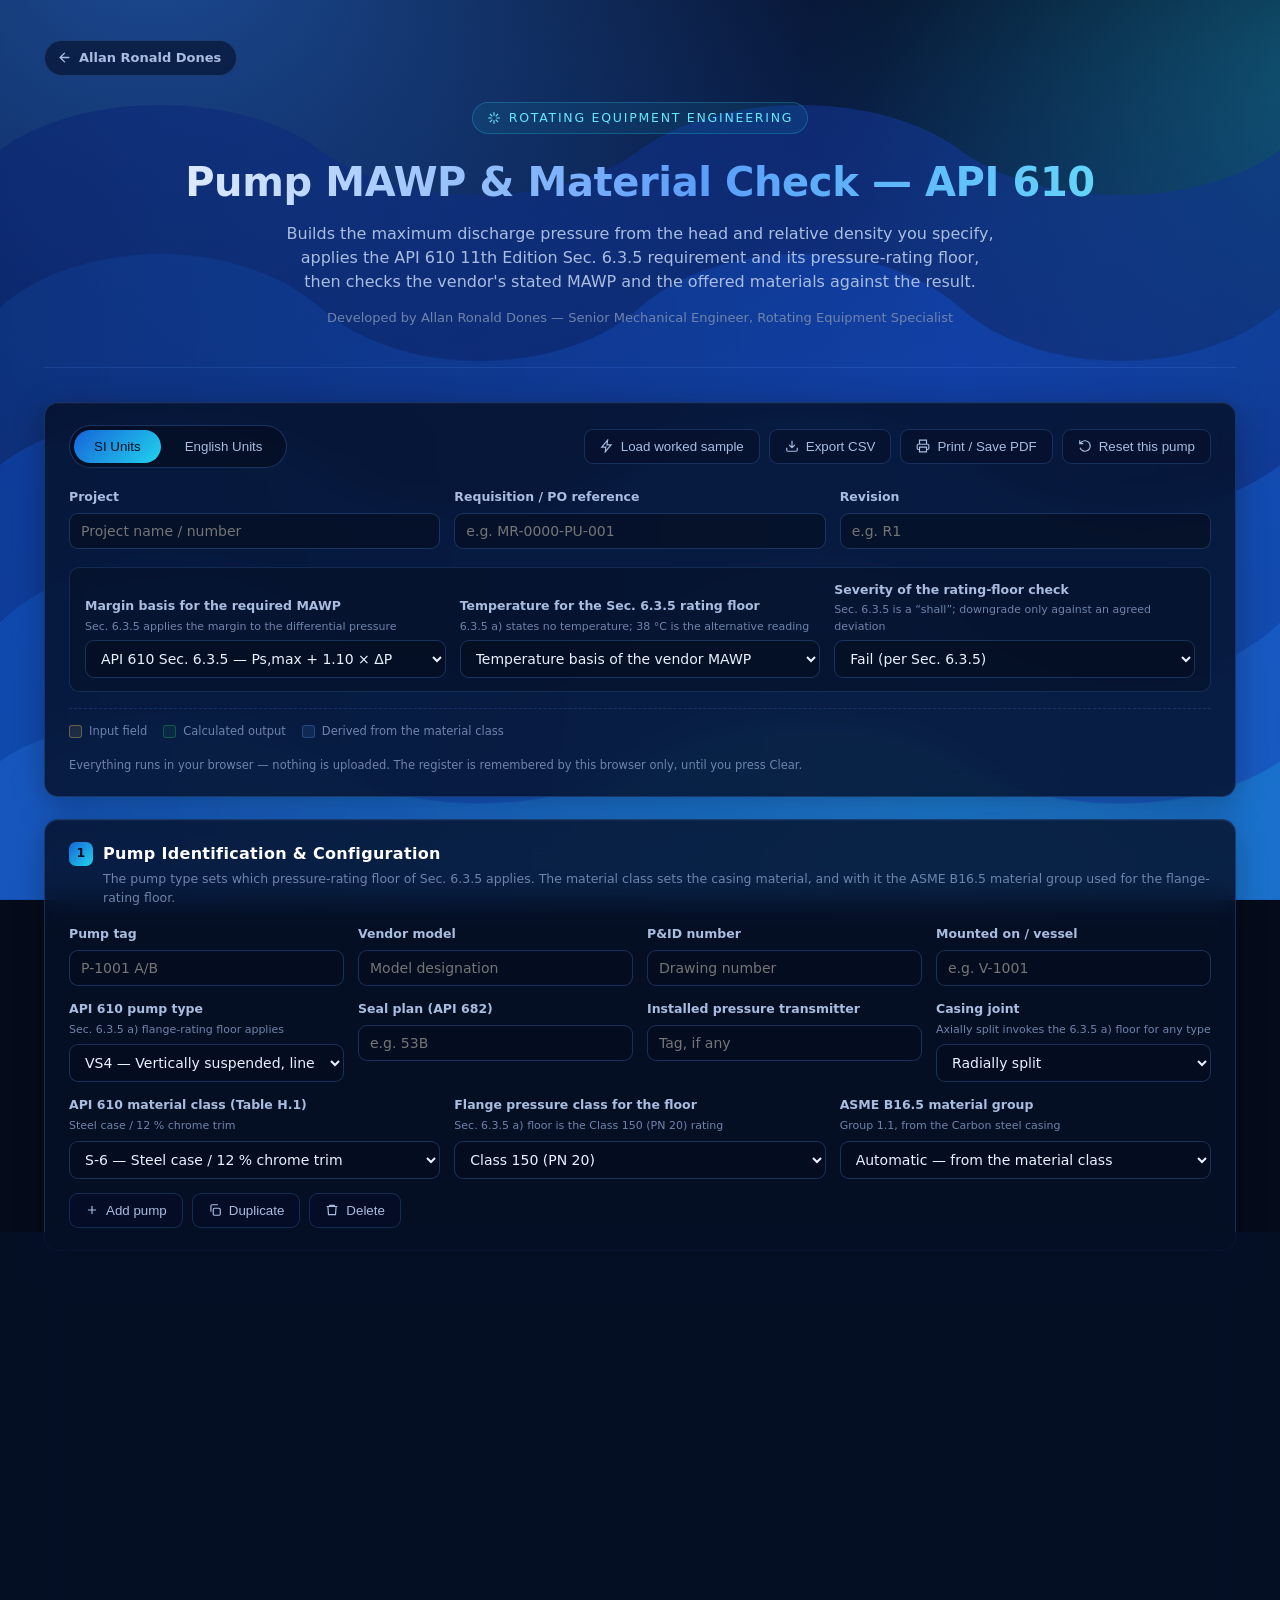
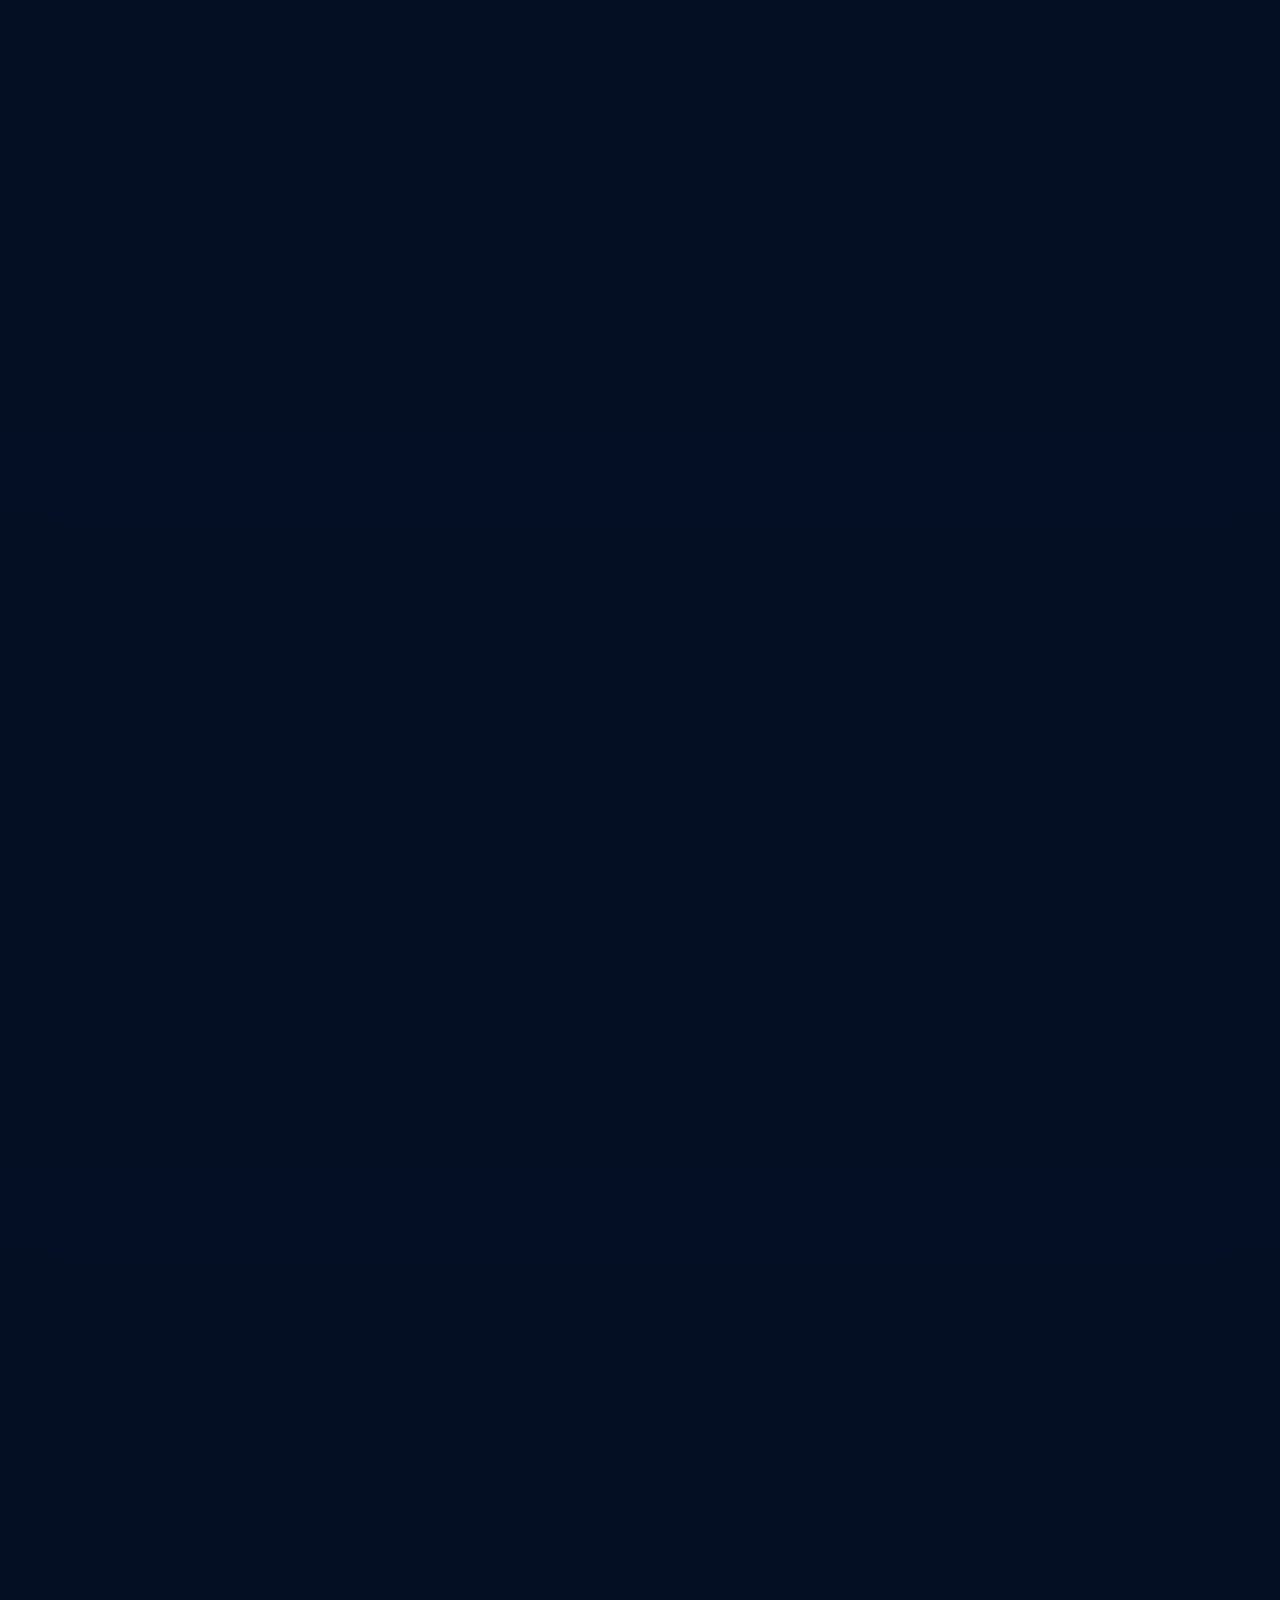
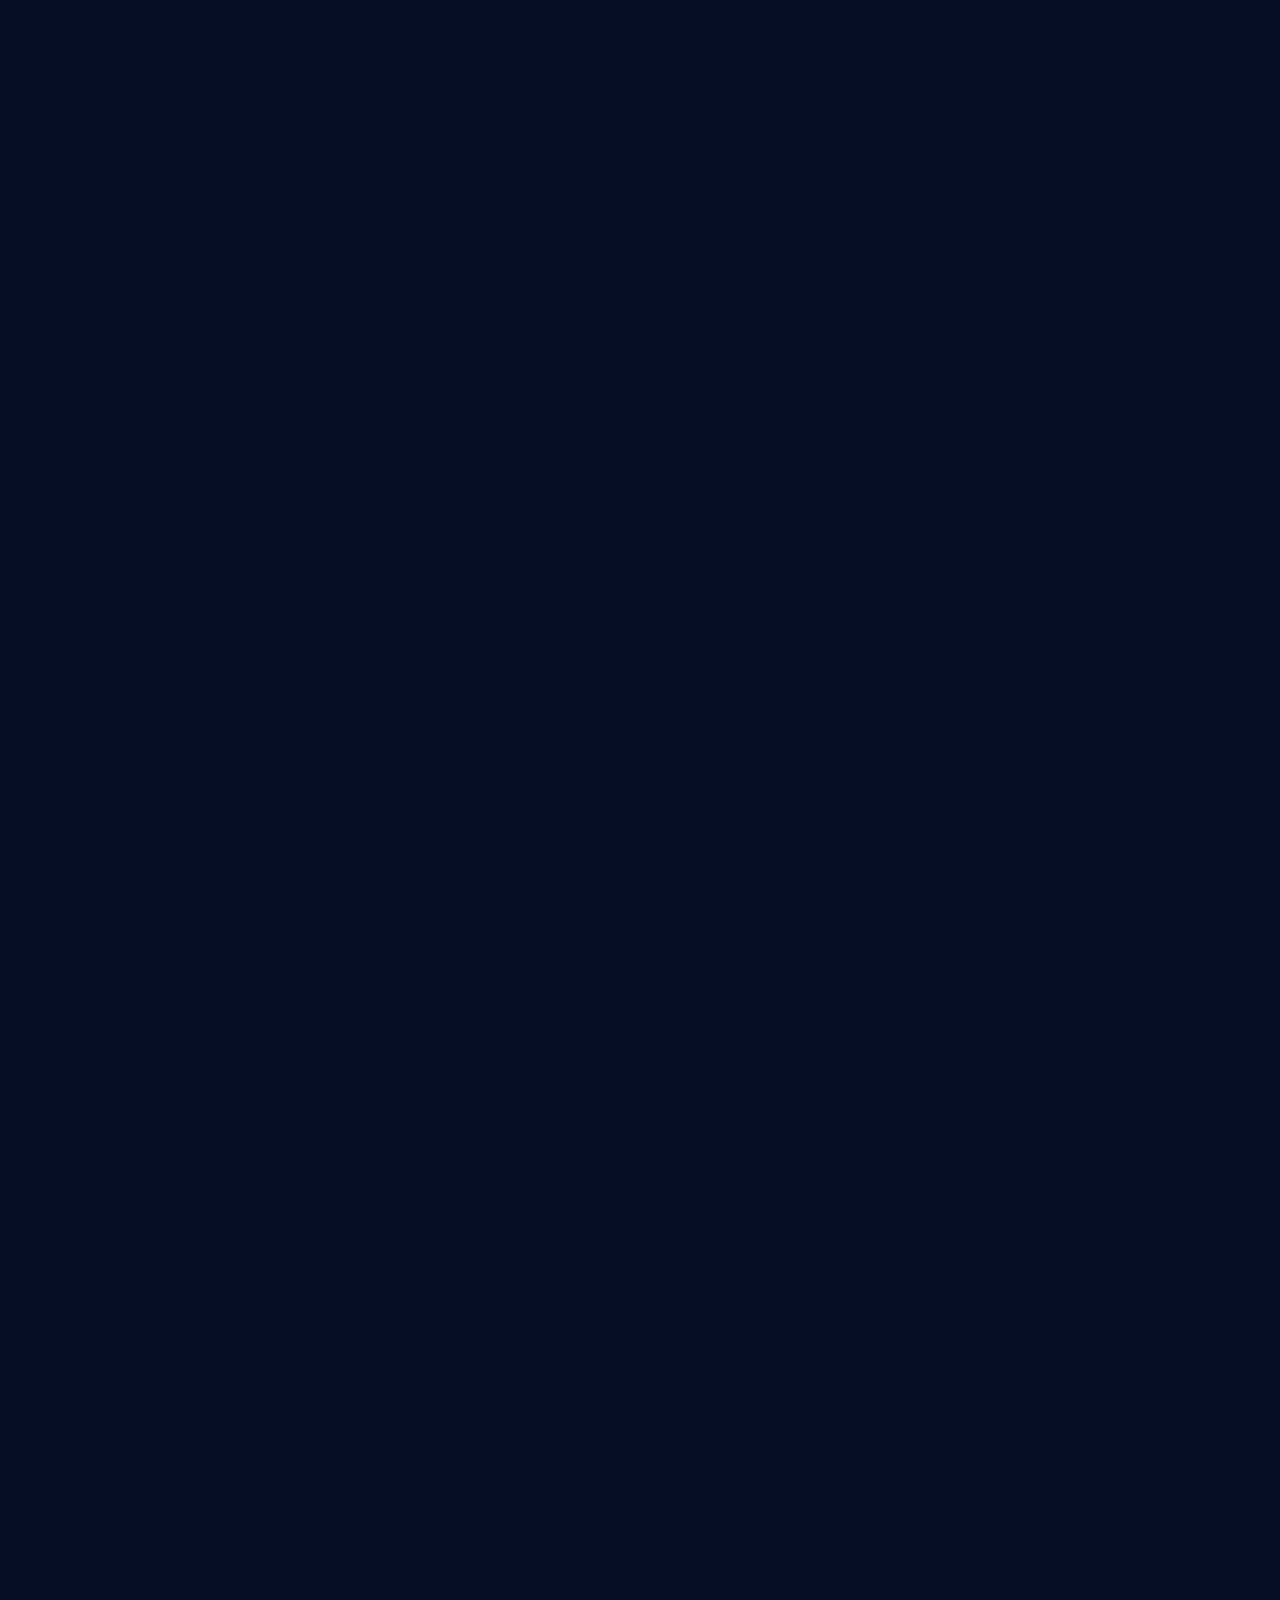
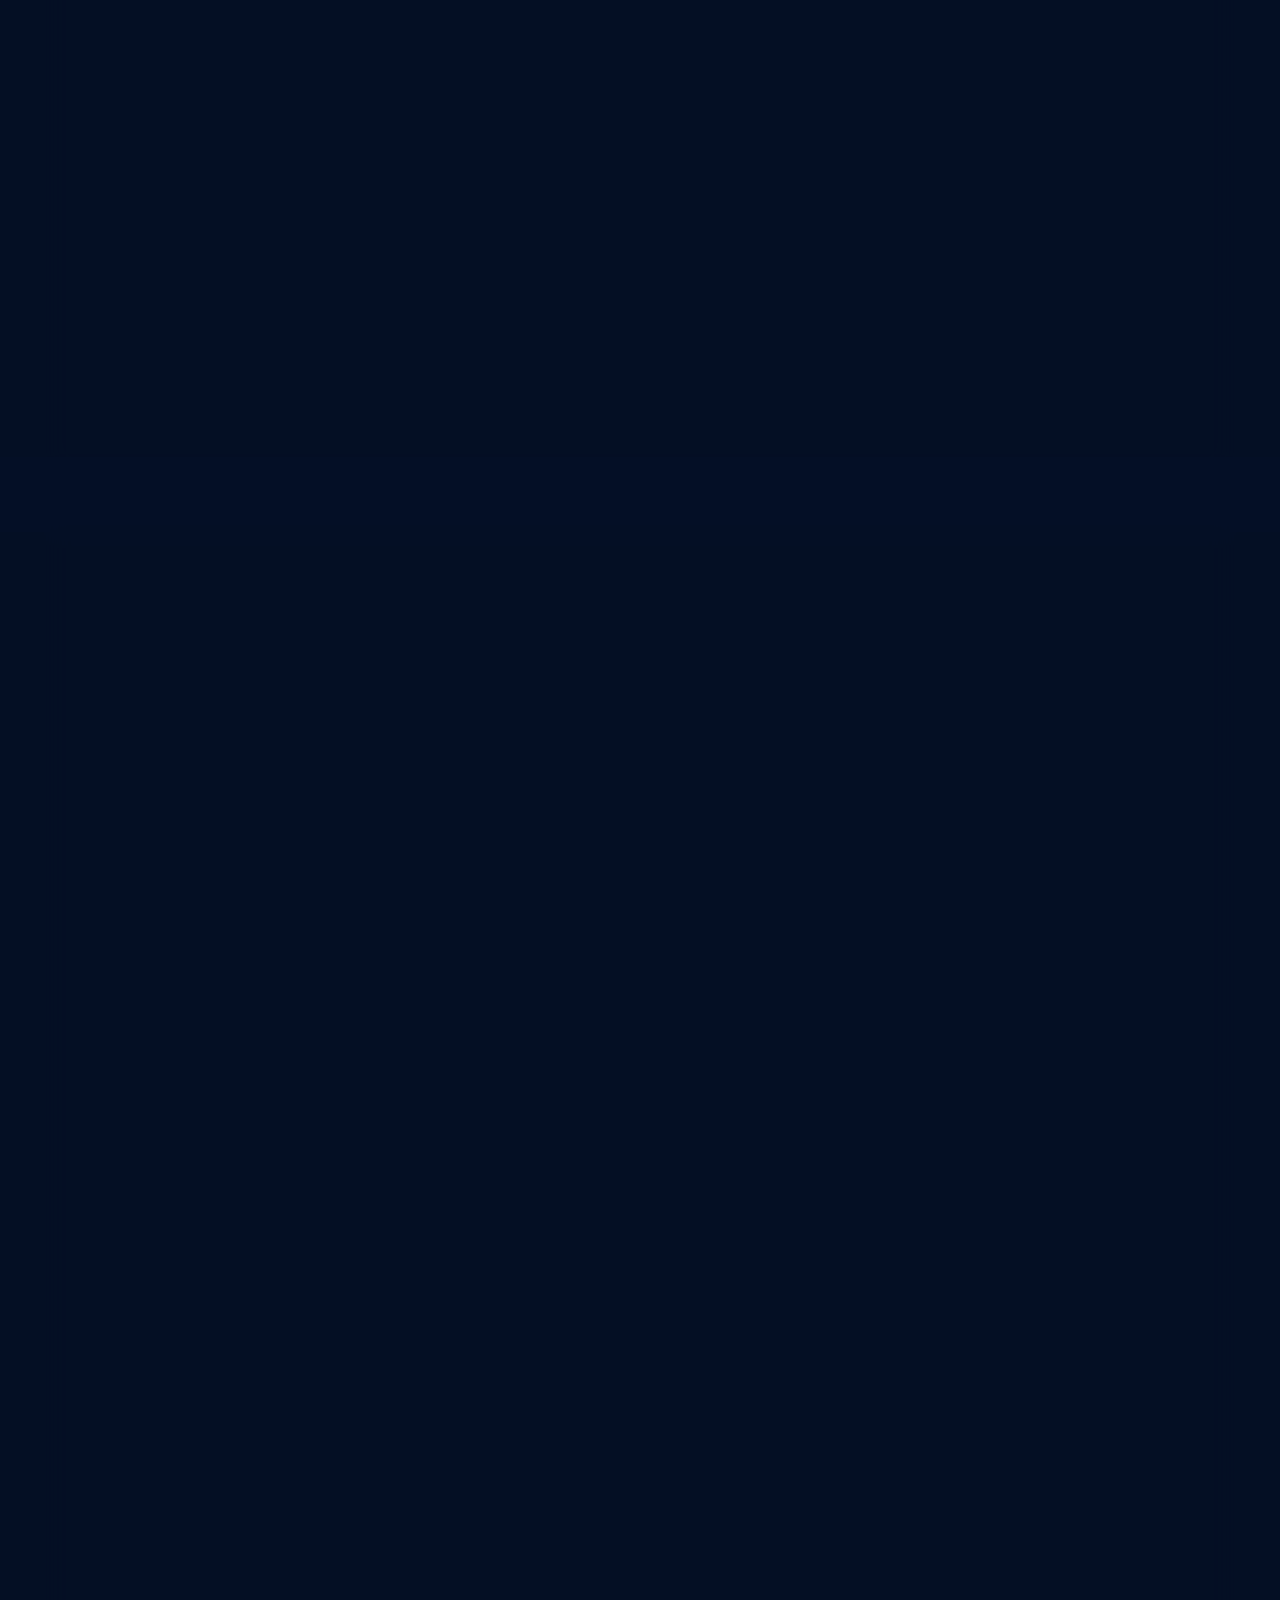
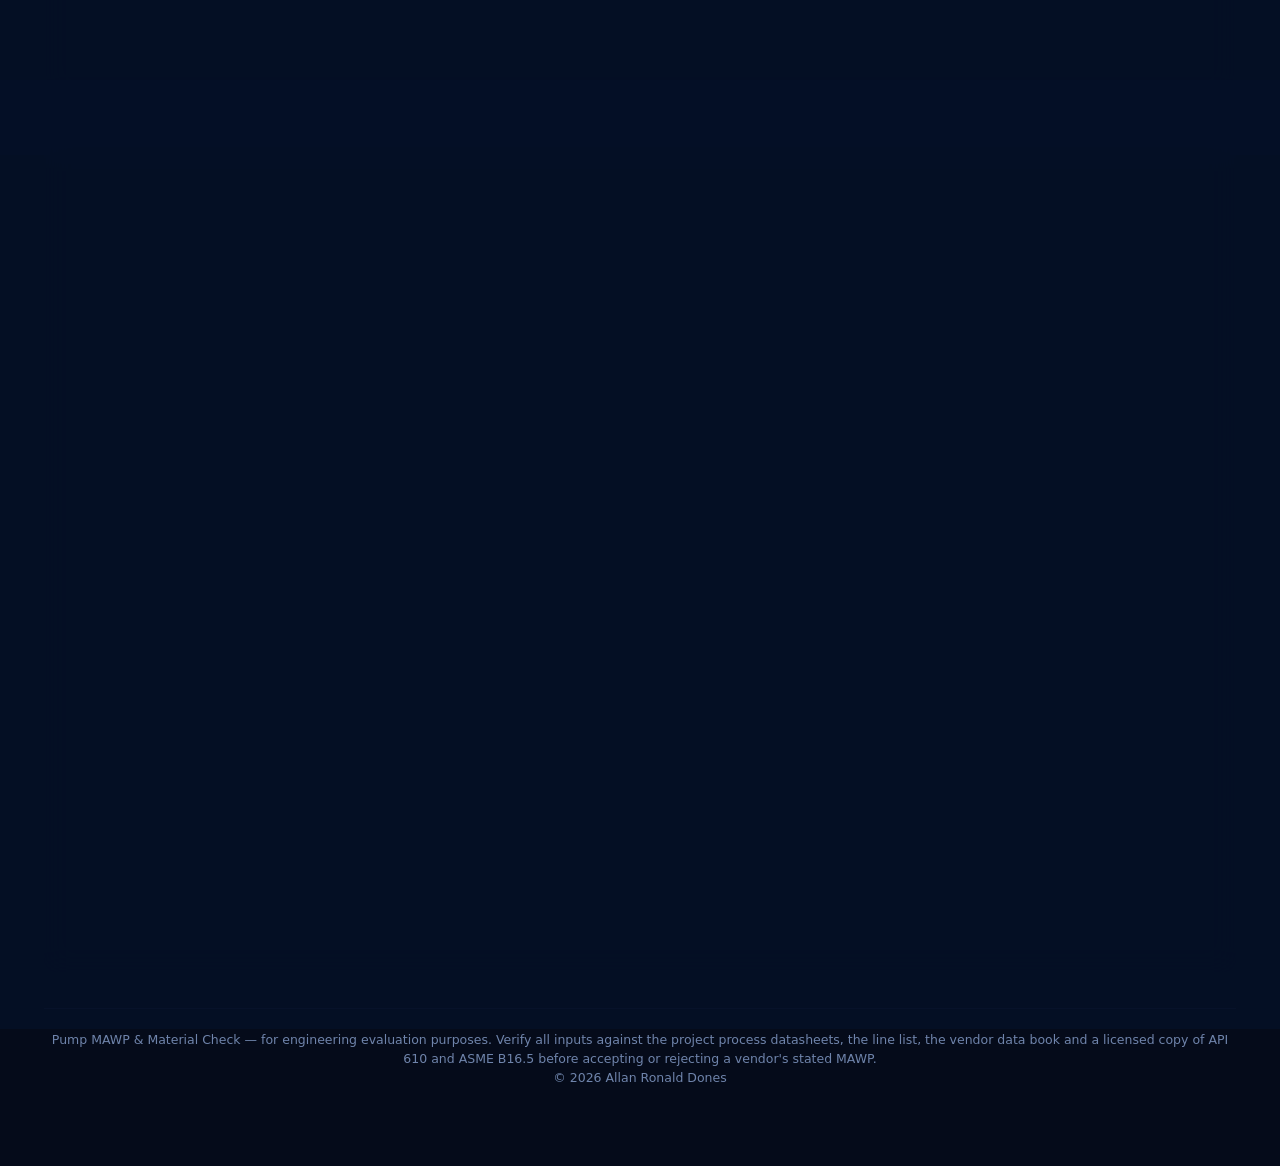
<file: tools/pump-mawp-material-check.html>
<!doctype html>
<html lang="en">
<head>
<meta charset="UTF-8">
<meta name="viewport" content="width=device-width, initial-scale=1.0">
<title>Pump MAWP &amp; Material Check (API 610) | Allan Ronald Dones</title>
<meta name="description" content="API 610 pump MAWP verifier — maximum discharge pressure from maximum-impeller head and maximum specific gravity, the 10% differential-pressure margin, the ASME B16.5 flange rating at temperature, hydrostatic test pressure and an Annex H material-class check, for one pump or a whole purchase-order register.">
<meta name="author" content="Allan Ronald Dones">
<link rel="canonical" href="https://allanronalddones.com/tools/pump-mawp-material-check">

<!-- Social preview (shown when the link is shared from the main site) -->
<meta property="og:type" content="website">
<meta property="og:url" content="https://allanronalddones.com/tools/pump-mawp-material-check">
<meta property="og:title" content="Pump MAWP &amp; Material Check (API 610)">
<meta property="og:site_name" content="Allan Ronald Dones — Rotating Equipment Engineering">
<meta property="og:description" content="Verify a vendor's pump casing MAWP against the API 610 maximum discharge pressure plus 10% of differential pressure, the ASME B16.5 flange rating at temperature, the line design pressure and the TBE agreement — then check the offered materials against the Annex H material class.">
<meta name="twitter:card" content="summary">
<meta name="twitter:title" content="Pump MAWP &amp; Material Check (API 610)">
<meta name="twitter:description" content="API 610 casing MAWP verification and Annex H material-class check — single pump or full register, entirely in the browser.">

<!-- Inline SVG favicon — keeps the page self-contained (no separate .ico request) -->
<link rel="icon" href="data:image/svg+xml,%3Csvg xmlns='http://www.w3.org/2000/svg' viewBox='0 0 64 64'%3E%3Crect width='64' height='64' rx='12' fill='%230a2472'/%3E%3Cpath d='M14 40a18 18 0 0 1 36 0' fill='none' stroke='%2322d3ee' stroke-width='4' stroke-linecap='round'/%3E%3Cpath d='M32 40l9-11' stroke='%235b9dfa' stroke-width='4' stroke-linecap='round'/%3E%3Ccircle cx='32' cy='40' r='3.6' fill='%2367e8f9'/%3E%3Cpath d='M12 50h40' stroke='%232f7ef0' stroke-width='3.5' stroke-linecap='round'/%3E%3C/svg%3E">
<style>
  :root{
    --navy-950:#050b1a;
    --navy-900:#08132b;
    --navy-800:#0c1c3f;
    --navy-700:#0f2551;
    --blue-600:#1450c9;
    --blue-500:#1565d8;
    --blue-400:#2f7ef0;
    --blue-300:#5b9dfa;
    --cyan-400:#22d3ee;
    --cyan-300:#67e8f9;
    --text-primary:#eaf1ff;
    --text-secondary:#a9bde0;
    --text-muted:#6f84ab;
    --card-bg:rgba(6,16,40,0.82);
    --card-border:rgba(91,157,250,0.22);
    --card-border-strong:rgba(103,232,249,0.4);
    --ok-500:#22c55e;
    --ok-300:#86efac;
    --bad-500:#ef4444;
    --bad-300:#fca5a5;
    --warn-300:#fcd34d;
    --radius:14px;
    /* Input / output cell tinting mirrors the source workbook's colour key:
       yellow = user input, green = calculated output. */
    --in-bg:rgba(252,211,77,0.09);
    --in-border:rgba(252,211,77,0.32);
    --out-bg:rgba(34,197,94,0.07);
  }

  *{box-sizing:border-box;}
  html,body{margin:0;padding:0;}
  body{
    font-family:'Segoe UI', 'Inter', system-ui, -apple-system, Roboto, Helvetica, Arial, sans-serif;
    color:var(--text-primary);
    background:var(--navy-950);
    min-height:100vh;
    line-height:1.5;
  }

  /* ---------- Layered background: base wash → animated waves ---------- */

  .bg-base{
    position:fixed;
    inset:0;
    z-index:0;
    pointer-events:none;
    background:
      radial-gradient(1200px 800px at 12% -8%, rgba(47,126,240,0.55), transparent 62%),
      radial-gradient(1000px 700px at 108% 8%, rgba(34,211,238,0.34), transparent 58%),
      radial-gradient(900px 900px at 50% 115%, rgba(21,101,216,0.42), transparent 60%),
      linear-gradient(180deg, #06122e 0%, #0d2a63 40%, #071431 100%);
    background-color:#06122e;
  }

  .bg-waves{
    position:fixed;
    inset:0;
    z-index:0;
    pointer-events:none;
    overflow:hidden;
  }
  .bg-waves svg{ width:100%; height:100%; display:block; }
  .wv path{ will-change:transform; }
  .wv1{ animation:driftL 52s linear infinite; }
  .wv2{ animation:driftR 43s linear infinite; }
  .wv3{ animation:driftL 36s linear infinite; }
  .wv4{ animation:driftR 29s linear infinite; }
  .wv5{ animation:driftL 23s linear infinite; }

  @keyframes driftL{
    from{ transform:translateX(0); }
    to  { transform:translateX(-1440px); }
  }
  @keyframes driftR{
    from{ transform:translateX(-1440px); }
    to  { transform:translateX(0); }
  }
  @media (prefers-reduced-motion: reduce){
    .wv1,.wv2,.wv3,.wv4,.wv5{ animation:none; }
  }

  /* ---------- Back-link to main site ---------- */
  /* href="/" is site-root relative — resolves correctly on any domain. */
  .back-link{
    display:inline-flex;
    align-items:center;
    gap:7px;
    margin-bottom:26px;
    font-size:13px;
    font-weight:600;
    color:var(--text-secondary);
    text-decoration:none;
    border:1px solid var(--card-border);
    background:rgba(6,16,40,0.62);
    padding:7px 15px 7px 12px;
    border-radius:999px;
    backdrop-filter:blur(10px);
    -webkit-backdrop-filter:blur(10px);
    transition:color .15s, border-color .15s, background .15s;
  }
  .back-link:hover, .back-link:focus-visible{
    color:#fff;
    border-color:var(--cyan-400);
    background:rgba(6,16,40,0.9);
  }
  .back-link svg{ width:15px; height:15px; flex:0 0 15px; }

  .wrap{
    position:relative;
    z-index:1;
    max-width:1240px;
    margin:0 auto;
    padding:40px 24px 80px;
  }

  header.hero{
    text-align:center;
    margin-bottom:34px;
    padding-bottom:26px;
    border-bottom:1px solid rgba(91,157,250,0.16);
  }
  .kicker{
    display:inline-flex;
    align-items:center;
    gap:8px;
    font-size:12.5px;
    letter-spacing:.14em;
    text-transform:uppercase;
    color:var(--cyan-300);
    background:rgba(34,211,238,0.08);
    border:1px solid rgba(34,211,238,0.25);
    padding:6px 14px;
    border-radius:999px;
    margin-bottom:18px;
  }
  .kicker svg{width:14px;height:14px;}
  h1{
    font-size:clamp(26px,3.6vw,40px);
    margin:0 0 10px;
    font-weight:700;
    letter-spacing:-0.01em;
    background:linear-gradient(90deg, #fff 0%, var(--blue-300) 55%, var(--cyan-300) 100%);
    -webkit-background-clip:text;
    background-clip:text;
    color:transparent;
  }
  .subtitle{
    color:var(--text-secondary);
    font-size:16px;
    max-width:720px;
    margin:0 auto 4px;
  }
  .byline{
    color:var(--text-muted);
    font-size:13px;
    margin-top:14px;
  }

  .card{
    background:var(--card-bg);
    border:1px solid var(--card-border);
    border-radius:var(--radius);
    padding:22px 24px;
    margin-bottom:22px;
    backdrop-filter:blur(14px);
    -webkit-backdrop-filter:blur(14px);
    box-shadow:0 8px 32px rgba(0,0,0,0.28), inset 0 1px 0 rgba(255,255,255,0.04);
  }
  .card h2{
    margin:0 0 4px;
    font-size:16px;
    font-weight:700;
    letter-spacing:.02em;
    color:#fff;
    display:flex;
    align-items:center;
    gap:10px;
  }
  .card h2 .num{
    display:inline-flex;
    align-items:center;
    justify-content:center;
    width:24px;height:24px;
    flex:0 0 24px;
    border-radius:7px;
    background:linear-gradient(135deg, var(--blue-500), var(--cyan-400));
    color:#04101f;
    font-size:12.5px;
    font-weight:800;
  }
  .card .hint{
    color:var(--text-muted);
    font-size:12.5px;
    margin:0 0 18px;
    padding-left:34px;
  }
  .card .hint a{color:var(--blue-300);}

  .field-row{
    display:grid;
    grid-template-columns:repeat(4,1fr);
    gap:14px;
    margin-bottom:14px;
  }
  .field-row.three{grid-template-columns:repeat(3,1fr);}
  .field-row.two{grid-template-columns:repeat(2,1fr);}
  @media (max-width:860px){ .field-row, .field-row.three{grid-template-columns:repeat(2,1fr);} }
  @media (max-width:520px){ .field-row, .field-row.three, .field-row.two{grid-template-columns:1fr;} }

  label{
    display:block;
    font-size:12.5px;
    color:var(--text-secondary);
    margin-bottom:6px;
    font-weight:600;
  }
  label .unit{
    color:var(--cyan-300);
    font-weight:500;
    font-size:11.5px;
  }
  .note-inline{
    color:var(--text-muted);
    font-size:11px;
    display:block;
    margin-top:3px;
    font-weight:400;
  }

  input[type="number"], input[type="text"], select{
    width:100%;
    background:rgba(5,14,32,0.65);
    border:1px solid rgba(91,157,250,0.25);
    color:var(--text-primary);
    padding:9px 11px;
    border-radius:9px;
    font-size:14px;
    font-family:inherit;
    transition:border-color .15s, box-shadow .15s;
  }
  input[type="number"]:focus, input[type="text"]:focus, select:focus{
    outline:none;
    border-color:var(--cyan-400);
    box-shadow:0 0 0 3px rgba(34,211,238,0.15);
  }
  select{cursor:pointer;}
  /* Inputs that feed a calculation carry the workbook's yellow key. */
  input.keyed{ background:var(--in-bg); border-color:var(--in-border); }
  input.keyed:focus{ border-color:var(--cyan-400); }

  /* ---------- Toolbar: unit switch + actions ---------- */
  .toolbar{
    display:flex;
    flex-wrap:wrap;
    gap:14px;
    align-items:center;
    justify-content:space-between;
  }
  .unit-switch{
    display:inline-flex;
    background:rgba(5,14,32,0.7);
    border:1px solid rgba(91,157,250,0.25);
    border-radius:999px;
    padding:4px;
    gap:4px;
  }
  .unit-switch button{
    border:none;
    background:transparent;
    color:var(--text-secondary);
    font:600 13px/1 inherit;
    padding:9px 20px;
    border-radius:999px;
    cursor:pointer;
    transition:background .15s, color .15s;
  }
  .unit-switch button.active{
    background:linear-gradient(135deg, var(--blue-500), var(--cyan-400));
    color:#04101f;
  }
  .btn-row{display:flex;flex-wrap:wrap;gap:9px;}
  .btn{
    display:inline-flex;
    align-items:center;
    gap:7px;
    border:1px solid var(--card-border);
    background:rgba(6,16,40,0.62);
    color:var(--text-secondary);
    font:600 12.5px/1 inherit;
    padding:9px 15px;
    border-radius:9px;
    cursor:pointer;
    transition:color .15s, border-color .15s, background .15s;
  }
  .btn:hover{ color:#fff; border-color:var(--cyan-400); background:rgba(6,16,40,0.92); }
  .btn svg{width:14px;height:14px;flex:0 0 14px;}

  .legend{
    display:flex;
    flex-wrap:wrap;
    gap:16px;
    margin-top:16px;
    padding-top:14px;
    border-top:1px dashed rgba(91,157,250,0.18);
    font-size:11.5px;
    color:var(--text-muted);
  }
  .legend span{display:inline-flex;align-items:center;gap:7px;}
  .swatch{display:inline-block;width:13px;height:13px;border-radius:3px;border:1px solid;flex:0 0 13px;}
  .swatch.in{background:var(--in-bg);border-color:var(--in-border);}
  .swatch.out{background:var(--out-bg);border-color:rgba(34,197,94,0.3);}
  .swatch.fix{background:rgba(91,157,250,0.1);border-color:rgba(91,157,250,0.28);}

  /* ---------- Data table ---------- */
  .table-scroll{
    overflow-x:auto;
    margin:0 -4px;
    padding:0 4px 6px;
  }
  table.calc{
    width:100%;
    min-width:1000px;
    border-collapse:separate;
    border-spacing:0;
    font-size:12.5px;
    font-variant-numeric:tabular-nums;
  }
  table.calc th, table.calc td{
    border-bottom:1px solid rgba(91,157,250,0.13);
    padding:6px 8px;
    text-align:right;
    white-space:nowrap;
  }
  table.calc th.pname, table.calc td.pname{
    text-align:left;
    position:sticky;
    left:0;
    z-index:2;
    background:#08152f;
    min-width:266px;
    box-shadow:1px 0 0 rgba(91,157,250,0.18);
    white-space:normal;
  }
  table.calc thead th{
    position:sticky;
    top:0;
    z-index:3;
    background:#0a1b3d;
    color:var(--cyan-300);
    font-size:11px;
    font-weight:700;
    letter-spacing:.03em;
    text-transform:uppercase;
    vertical-align:bottom;
    padding:10px 8px;
    border-bottom:1px solid rgba(103,232,249,0.28);
  }
  table.calc thead th.pname{ z-index:4; background:#0a1b3d; }
  table.calc thead th .pcol{ display:block; color:#fff; font-size:12.5px; letter-spacing:0; text-transform:none; }
  table.calc thead th .pnote{ display:block; color:var(--text-muted); font-weight:500; font-size:10px; text-transform:none; letter-spacing:0; margin-top:2px;}
  table.calc thead th.rated{ background:#10306b; }

  tr.sec td{
    background:rgba(21,101,216,0.16);
    color:var(--cyan-300);
    font-weight:700;
    font-size:11px;
    letter-spacing:.09em;
    text-transform:uppercase;
    padding:7px 8px;
  }
  tr.sec td.pname{ background:#10245a; }

  td.pname .sym{
    display:inline-block;
    min-width:44px;
    padding-right:8px;
    color:var(--cyan-300);
    font-weight:700;
    font-family:'Cascadia Code','Consolas',monospace;
  }
  td.pname .pdesc{ color:var(--text-secondary); }
  td.pname .pu{ color:var(--text-muted); font-size:11px; }
  td.pname sup{ color:var(--blue-300); font-size:9.5px; font-weight:700; }

  td.out{ background:var(--out-bg); color:#fff; font-weight:600; }
  td.fixed{ color:var(--text-muted); background:rgba(91,157,250,0.05); }
  td.na{ color:var(--text-muted); }
  td.flag-bad{ color:var(--bad-300); background:rgba(239,68,68,0.12); font-weight:700; }
  td.flag-ok{ color:var(--ok-300); }
  tr.hl td{ background:rgba(34,211,238,0.09); }
  tr.hl td.pname{ background:#0d2450; }
  tr.hl td.out{ background:rgba(34,211,238,0.16); }

  table.calc input{
    width:100%;
    min-width:74px;
    background:var(--in-bg);
    border:1px solid var(--in-border);
    color:var(--text-primary);
    padding:5px 7px;
    border-radius:6px;
    font:600 12.5px/1.3 inherit;
    text-align:right;
    font-variant-numeric:tabular-nums;
  }
  table.calc input:focus{
    outline:none;
    border-color:var(--cyan-400);
    box-shadow:0 0 0 2px rgba(34,211,238,0.18);
  }
  table.calc td.inactive{ opacity:.32; }

  /* ---------- Verdict table ---------- */
  table.res{
    width:100%;
    min-width:880px;
    border-collapse:separate;
    border-spacing:0;
    font-size:12.5px;
    font-variant-numeric:tabular-nums;
  }
  table.res th{
    background:#0a1b3d;
    color:var(--cyan-300);
    font-size:10.5px;
    font-weight:700;
    letter-spacing:.05em;
    text-transform:uppercase;
    padding:10px 9px;
    text-align:right;
    border-bottom:1px solid rgba(103,232,249,0.28);
  }
  table.res th:first-child{text-align:left;}
  table.res td{
    padding:9px;
    text-align:right;
    border-bottom:1px solid rgba(91,157,250,0.13);
    white-space:nowrap;
  }
  table.res td:first-child{text-align:left;color:var(--text-secondary);white-space:normal;min-width:190px;}
  table.res td.crit{color:var(--text-muted);font-size:12px;}
  table.res td.actual{color:#fff;font-weight:700;}
  table.res input{
    width:110px;
    background:var(--in-bg);
    border:1px solid var(--in-border);
    color:var(--text-primary);
    padding:6px 8px;
    border-radius:7px;
    font:600 12.5px/1.3 inherit;
    text-align:right;
  }
  table.res input.tol{width:74px;}
  table.res input:focus{outline:none;border-color:var(--cyan-400);box-shadow:0 0 0 2px rgba(34,211,238,0.18);}

  .badge{
    display:inline-block;
    padding:4px 11px;
    border-radius:999px;
    font-size:10.5px;
    font-weight:800;
    letter-spacing:.05em;
    border:1px solid;
  }
  .badge.ok{ background:rgba(34,197,94,0.13); border-color:rgba(34,197,94,0.42); color:var(--ok-300); }
  .badge.bad{ background:rgba(239,68,68,0.13); border-color:rgba(239,68,68,0.42); color:var(--bad-300); }
  .badge.neutral{ background:rgba(111,132,171,0.12); border-color:rgba(111,132,171,0.3); color:var(--text-secondary); }
  .badge.info{ background:rgba(34,211,238,0.1); border-color:rgba(34,211,238,0.32); color:var(--cyan-300); }

  /* ---------- Summary strip ---------- */
  .summary{
    display:grid;
    grid-template-columns:repeat(4,1fr);
    gap:12px;
    margin-bottom:18px;
  }
  @media (max-width:860px){ .summary{grid-template-columns:repeat(2,1fr);} }
  @media (max-width:480px){ .summary{grid-template-columns:1fr;} }
  .stile{
    background:rgba(5,14,32,0.55);
    border:1px solid rgba(91,157,250,0.18);
    border-radius:10px;
    padding:13px 15px;
  }
  .stile .rlabel{
    font-size:10.5px;
    color:var(--text-muted);
    text-transform:uppercase;
    letter-spacing:.05em;
    margin-bottom:5px;
  }
  .stile .rvalue{
    font-size:20px;
    font-weight:700;
    color:#fff;
    font-variant-numeric:tabular-nums;
  }
  .stile .rvalue .runit{
    font-size:12px;
    color:var(--blue-300);
    font-weight:600;
    margin-left:4px;
  }
  .stile.verdict-ok{ background:rgba(34,197,94,0.1); border-color:rgba(34,197,94,0.38); }
  .stile.verdict-bad{ background:rgba(239,68,68,0.1); border-color:rgba(239,68,68,0.38); }

  /* ---------- Appendix I: pipe lookup ---------- */
  .pipe-out{
    display:flex;
    flex-wrap:wrap;
    align-items:center;
    gap:12px;
    background:rgba(5,14,32,0.55);
    border:1px solid rgba(91,157,250,0.18);
    border-radius:10px;
    padding:13px 15px;
    margin-top:4px;
  }
  .pipe-out .pv{font-size:19px;font-weight:700;color:#fff;font-variant-numeric:tabular-nums;}
  .pipe-out .pv small{font-size:12px;color:var(--blue-300);font-weight:600;margin-left:3px;}
  .pipe-out .plbl{font-size:11px;color:var(--text-muted);text-transform:uppercase;letter-spacing:.05em;}

  table.ref{
    width:100%;
    border-collapse:separate;
    border-spacing:0;
    font-size:12.5px;
    font-variant-numeric:tabular-nums;
    min-width:560px;
  }
  table.ref th{
    background:#0a1b3d;
    color:var(--cyan-300);
    font-size:10.5px;
    font-weight:700;
    letter-spacing:.05em;
    text-transform:uppercase;
    padding:9px;
    text-align:left;
    border-bottom:1px solid rgba(103,232,249,0.28);
  }
  table.ref td{
    padding:8px 9px;
    border-bottom:1px solid rgba(91,157,250,0.13);
    color:var(--text-secondary);
  }
  table.ref td:first-child{color:#fff;font-weight:600;}

  /* ---------- Notes ---------- */
  ol.notes{
    margin:0;
    padding-left:20px;
    color:var(--text-secondary);
    font-size:12.5px;
  }
  ol.notes li{ margin-bottom:9px; }
  ol.notes code{
    font-family:'Cascadia Code','Consolas',monospace;
    background:rgba(5,14,32,0.6);
    border:1px solid rgba(91,157,250,0.18);
    padding:1px 5px;
    border-radius:5px;
    font-size:11.5px;
  }

  .callout{
    border-left:3px solid var(--cyan-400);
    background:rgba(34,211,238,0.06);
    border-radius:0 9px 9px 0;
    padding:12px 15px;
    font-size:12.5px;
    color:var(--text-secondary);
    margin-top:16px;
  }
  .callout strong{color:#fff;}

  .schem-wrap{display:flex;justify-content:center;padding:4px 0;overflow-x:auto;}
  svg.loop{max-width:100%;height:auto;min-width:640px;}
  svg.loop text{font-family:inherit;}

  .formula-strip{
    display:flex;
    flex-wrap:wrap;
    gap:9px;
    margin-top:16px;
  }
  .formula-chip{
    font-size:11.5px;
    color:var(--text-secondary);
    background:rgba(5,14,32,0.5);
    border:1px solid rgba(91,157,250,0.18);
    padding:5px 10px;
    border-radius:7px;
    font-family:'Cascadia Code','Consolas',monospace;
  }

  footer{
    text-align:center;
    margin-top:36px;
    padding-top:22px;
    border-top:1px solid rgba(91,157,250,0.14);
    color:var(--text-muted);
    font-size:12.5px;
  }
  footer a{color:var(--blue-300);text-decoration:none;}
  footer a:hover{text-decoration:underline;}


  /* ================================================================
     Additions beyond the shared tool shell, for this tool only.
     ================================================================ */

  /* ---------- Settings strip (basis / severity) ---------- */
  .ctrl-strip{
    display:flex;
    flex-wrap:wrap;
    gap:14px;
    align-items:flex-end;
    background:rgba(5,14,32,0.5);
    border:1px solid rgba(91,157,250,0.18);
    border-radius:10px;
    padding:13px 15px;
    margin-top:18px;
  }
  .ctrl-strip > div{ flex:1 1 210px; min-width:180px; }
  .ctrl-strip label{ margin-bottom:5px; }

  /* ---------- Result tiles ---------- */
  .result-grid{
    display:grid;
    grid-template-columns:repeat(4,1fr);
    gap:12px;
    margin-bottom:18px;
  }
  @media (max-width:940px){ .result-grid{grid-template-columns:repeat(2,1fr);} }
  @media (max-width:480px){ .result-grid{grid-template-columns:1fr;} }
  .result-tile{
    background:rgba(5,14,32,0.55);
    border:1px solid rgba(91,157,250,0.18);
    border-radius:10px;
    padding:13px 15px;
  }
  .result-tile.headline{ background:rgba(34,211,238,0.08); border-color:rgba(103,232,249,0.34); }
  .result-tile .rlabel{
    font-size:10.5px;
    color:var(--text-muted);
    text-transform:uppercase;
    letter-spacing:.05em;
    margin-bottom:5px;
  }
  .result-tile .rvalue{
    font-size:21px;
    font-weight:700;
    color:#fff;
    font-variant-numeric:tabular-nums;
  }
  .result-tile .rvalue .runit{
    font-size:12px;
    color:var(--blue-300);
    font-weight:600;
    margin-left:4px;
  }
  .result-tile .rsub{
    font-size:10.5px;
    color:var(--text-muted);
    margin-top:5px;
    line-height:1.4;
  }

  /* ---------- Verdict card ---------- */
  .verdict-card{
    display:flex;
    flex-wrap:wrap;
    align-items:center;
    gap:16px;
    border-radius:12px;
    border:1px solid;
    padding:16px 18px;
    margin-top:18px;
  }
  .verdict-card.ok{ background:rgba(34,197,94,0.1);  border-color:rgba(34,197,94,0.4); }
  .verdict-card.bad{ background:rgba(239,68,68,0.1);  border-color:rgba(239,68,68,0.4); }
  .verdict-card.warn{ background:rgba(252,211,77,0.09); border-color:rgba(252,211,77,0.4); }
  .verdict-card.neutral{ background:rgba(111,132,171,0.09); border-color:rgba(111,132,171,0.3); }
  .verdict-card .vbig{
    font-size:23px;
    font-weight:800;
    letter-spacing:.02em;
    white-space:nowrap;
  }
  .verdict-card.ok .vbig{ color:var(--ok-300); }
  .verdict-card.bad .vbig{ color:var(--bad-300); }
  .verdict-card.warn .vbig{ color:var(--warn-300); }
  .verdict-card.neutral .vbig{ color:var(--text-secondary); }
  .verdict-card .vtxt{ flex:1 1 320px; min-width:0; }
  .verdict-card .vtitle{ font-size:13px; font-weight:700; color:#fff; margin-bottom:3px; }
  .verdict-card .vsub{ font-size:12.5px; color:var(--text-secondary); }

  /* ---------- Remark output ---------- */
  .remark-row{ display:flex; flex-wrap:wrap; gap:10px; align-items:center; margin-top:14px; }
  .remark-out{
    flex:1 1 340px;
    min-width:0;
    font-family:'Cascadia Code','Consolas',monospace;
    font-size:11.5px;
    color:var(--text-secondary);
    background:rgba(5,14,32,0.5);
    border:1px solid rgba(91,157,250,0.18);
    padding:9px 12px;
    border-radius:7px;
    word-break:break-word;
  }

  /* ---------- Warn variants (amber = review, not a rejection) ---------- */
  .badge.warn{ background:rgba(252,211,77,0.13); border-color:rgba(252,211,77,0.44); color:var(--warn-300); }
  td.flag-warn{ color:var(--warn-300); background:rgba(252,211,77,0.1); font-weight:700; }
  .stile.verdict-warn{ background:rgba(252,211,77,0.09); border-color:rgba(252,211,77,0.38); }

  /* ---------- Register ---------- */
  table.reg{
    width:100%;
    min-width:1500px;
    border-collapse:separate;
    border-spacing:0;
    font-size:11.5px;
    font-variant-numeric:tabular-nums;
  }
  table.reg th, table.reg td{
    border-bottom:1px solid rgba(91,157,250,0.13);
    padding:6px 8px;
    text-align:right;
    white-space:nowrap;
  }
  table.reg thead th{
    position:sticky;
    top:0;
    z-index:3;
    background:#0a1b3d;
    color:var(--cyan-300);
    font-size:10px;
    font-weight:700;
    letter-spacing:.03em;
    text-transform:uppercase;
    vertical-align:bottom;
    padding:9px 8px;
    border-bottom:1px solid rgba(103,232,249,0.28);
  }
  table.reg th.tagc, table.reg td.tagc{
    text-align:left;
    position:sticky;
    left:0;
    z-index:2;
    background:#08152f;
    min-width:130px;
    box-shadow:1px 0 0 rgba(91,157,250,0.18);
  }
  table.reg thead th.tagc{ z-index:4; background:#0a1b3d; }
  table.reg tbody tr{ cursor:pointer; }
  table.reg tbody tr:hover td{ background:rgba(34,211,238,0.06); }
  table.reg tbody tr:hover td.tagc{ background:#0d2450; }
  table.reg tr.cur td{ background:rgba(34,211,238,0.11); }
  table.reg tr.cur td.tagc{ background:#0d2450; box-shadow:1px 0 0 var(--cyan-400), inset 3px 0 0 var(--cyan-400); }
  table.reg td.txt{ text-align:left; color:var(--text-secondary); }
  table.reg td.empty{ text-align:center; color:var(--text-muted); padding:22px 8px; }
  table.reg .minibadge{
    display:inline-block;
    width:19px;
    text-align:center;
    border-radius:4px;
    font-size:9.5px;
    font-weight:800;
    padding:2px 0;
    border:1px solid;
  }
  table.reg .minibadge.ok{ background:rgba(34,197,94,0.13); border-color:rgba(34,197,94,0.4); color:var(--ok-300); }
  table.reg .minibadge.bad{ background:rgba(239,68,68,0.13); border-color:rgba(239,68,68,0.42); color:var(--bad-300); }
  table.reg .minibadge.warn{ background:rgba(252,211,77,0.13); border-color:rgba(252,211,77,0.42); color:var(--warn-300); }
  table.reg .minibadge.na{ background:rgba(111,132,171,0.1); border-color:rgba(111,132,171,0.28); color:var(--text-muted); }

  /* ---------- Paste-from-Excel panel ---------- */
  textarea.tsv{
    width:100%;
    min-height:130px;
    background:rgba(5,14,32,0.65);
    border:1px solid rgba(91,157,250,0.25);
    color:var(--text-primary);
    padding:10px 12px;
    border-radius:9px;
    font-family:'Cascadia Code','Consolas',monospace;
    font-size:12px;
    line-height:1.5;
    resize:vertical;
  }
  textarea.tsv:focus{ outline:none; border-color:var(--cyan-400); box-shadow:0 0 0 3px rgba(34,211,238,0.15); }
  .tsv-cols{
    font-family:'Cascadia Code','Consolas',monospace;
    font-size:11px;
    color:var(--text-secondary);
    line-height:1.7;
    word-break:break-word;
  }
  .chk-inline{
    display:inline-flex;
    align-items:center;
    gap:7px;
    font-size:12.5px;
    color:var(--text-secondary);
    font-weight:600;
    cursor:pointer;
  }
  .chk-inline input{ width:auto; accent-color:var(--cyan-400); }
  .import-msg{ font-size:12px; margin-top:10px; }
  .import-msg.ok{ color:var(--ok-300); }
  .import-msg.bad{ color:var(--bad-300); }

  /* ---------- Appendix lookup output ---------- */
  .lookup-out{
    display:flex;
    flex-wrap:wrap;
    align-items:center;
    gap:16px;
    background:rgba(5,14,32,0.55);
    border:1px solid rgba(91,157,250,0.18);
    border-radius:10px;
    padding:13px 15px;
    margin:4px 0 16px;
  }
  .lookup-out .pv{ font-size:20px; font-weight:700; color:#fff; font-variant-numeric:tabular-nums; }
  .lookup-out .pv small{ font-size:12px; color:var(--blue-300); font-weight:600; margin-left:3px; }
  .lookup-out .plbl{ font-size:10.5px; color:var(--text-muted); text-transform:uppercase; letter-spacing:.05em; }
  .lookup-out .pnote{ flex:1 1 240px; font-size:11.5px; color:var(--text-muted); }

  /* Section headings inside a card, for the grouped input blocks. */
  .sub-h{
    font-size:11px;
    font-weight:700;
    letter-spacing:.09em;
    text-transform:uppercase;
    color:var(--cyan-300);
    margin:20px 0 12px;
    padding-bottom:6px;
    border-bottom:1px solid rgba(91,157,250,0.14);
  }
  .sub-h:first-of-type{ margin-top:4px; }

  /* ---------- Print: flip to a light, ink-friendly test report ---------- */
  @media print{
    .bg-base,.bg-waves,.back-link,.btn-row,.unit-switch,.no-print{display:none !important;}
    body{background:#fff;color:#111;}
    .wrap{max-width:none;padding:0;}
    h1{color:#0a2472 !important;-webkit-text-fill-color:#0a2472;background:none;}
    .subtitle,.byline,.card .hint,.legend{color:#444;}
    .card{
      background:#fff;border:1px solid #b9c6de;box-shadow:none;
      break-inside:avoid;page-break-inside:avoid;margin-bottom:14px;padding:14px 16px;
    }
    .card h2{color:#0a2472;}
    .card h2 .num{background:#0a2472;color:#fff;}
    table.calc, table.res, table.ref{min-width:0;font-size:10px;}
    table.calc th.pname, table.calc td.pname, table.calc thead th, table.calc thead th.pname,
    table.res th, table.ref th, tr.sec td.pname{background:#eef2fa !important;color:#0a2472 !important;box-shadow:none;}
    table.calc td, table.calc th, table.res td, table.res th, table.ref td, table.ref th{border-bottom:1px solid #ccd6e8;}
    td.out,tr.hl td,tr.hl td.out,tr.sec td{background:#f3f7ff !important;color:#111 !important;}
    td.pname .sym,td.pname .pdesc,td.pname .pu,table.res td:first-child{color:#333 !important;}
    td.flag-bad{color:#b91c1c !important;background:#fee2e2 !important;}
    table.calc input,table.res input{background:#fff;border:1px solid #ccd6e8;color:#111;}
    .stile{background:#f6f9ff;border-color:#ccd6e8;}
    .stile .rvalue{color:#0a2472;}
    .badge.ok{background:#dcfce7;color:#166534;border-color:#86efac;}
    .badge.bad{background:#fee2e2;color:#991b1b;border-color:#fca5a5;}
    .badge.neutral,.badge.info{background:#eef2fa;color:#334;border-color:#ccd6e8;}
    ol.notes,.callout,footer{color:#333;}
    .callout{background:#f3f7ff;}
    .table-scroll{overflow:visible;}

    /* Elements introduced by this tool. */
    .ctrl-strip,textarea.tsv,#tsvPanel{display:none !important;}
    .result-tile,.lookup-out{background:#f6f9ff;border-color:#ccd6e8;}
    .result-tile.headline{background:#eaf1ff;border-color:#9fb6dd;}
    .result-tile .rvalue,.lookup-out .pv{color:#0a2472;}
    .result-tile .rlabel,.result-tile .rsub,.lookup-out .plbl,.lookup-out .pnote{color:#444;}
    .verdict-card{border-color:#ccd6e8;background:#f6f9ff;}
    .verdict-card .vtitle{color:#0a2472;}
    .verdict-card .vsub{color:#333;}
    .verdict-card.ok{background:#dcfce7;border-color:#86efac;}
    .verdict-card.bad{background:#fee2e2;border-color:#fca5a5;}
    .verdict-card.warn{background:#fef3c7;border-color:#fcd34d;}
    .verdict-card.ok .vbig{color:#166534;}
    .verdict-card.bad .vbig{color:#991b1b;}
    .verdict-card.warn .vbig{color:#92400e;}
    .verdict-card.neutral .vbig{color:#334;}
    .badge.warn{background:#fef3c7;color:#92400e;border-color:#fcd34d;}
    td.flag-warn{color:#92400e !important;background:#fef3c7 !important;}
    .remark-out{background:#f6f9ff;border-color:#ccd6e8;color:#333;}
    .sub-h{color:#0a2472;border-color:#ccd6e8;}
    table.reg{min-width:0;font-size:8px;}
    table.reg thead th,table.reg th.tagc,table.reg td.tagc{background:#eef2fa !important;color:#0a2472 !important;box-shadow:none;}
    table.reg td,table.reg th{border-bottom:1px solid #ccd6e8;padding:3px 4px;}
    table.reg tr.cur td{background:#eaf1ff !important;}
    table.reg td.txt{color:#333;}
    table.reg .minibadge{border-color:#ccd6e8;}
    table.reg .minibadge.ok{background:#dcfce7;color:#166534;border-color:#86efac;}
    table.reg .minibadge.bad{background:#fee2e2;color:#991b1b;border-color:#fca5a5;}
    table.reg .minibadge.warn{background:#fef3c7;color:#92400e;border-color:#fcd34d;}
    table.reg .minibadge.na{background:#eef2fa;color:#556;}
    .reg-card{page-break-before:always;}
  }
  /* The register is a wide document; a landscape sheet keeps it legible. */
  @page{ size:A4 portrait; margin:12mm; }
</style>
</head>
<body>

<div class="bg-base"></div>
<div class="bg-base"></div>

<div class="bg-waves" aria-hidden="true">
  <svg viewBox="0 0 2880 1200" preserveAspectRatio="none" xmlns="http://www.w3.org/2000/svg">
    <defs>
      <linearGradient id="wg1" x1="0" y1="0" x2="1" y2="0">
        <stop offset="0" stop-color="#0a2472"/><stop offset="0.5" stop-color="#153a9e"/><stop offset="1" stop-color="#0a2472"/>
      </linearGradient>
      <linearGradient id="wg2" x1="0" y1="0" x2="1" y2="0">
        <stop offset="0" stop-color="#123f8f"/><stop offset="0.5" stop-color="#1450c9"/><stop offset="1" stop-color="#123f8f"/>
      </linearGradient>
      <linearGradient id="wg3" x1="0" y1="0" x2="1" y2="0">
        <stop offset="0" stop-color="#1450c9"/><stop offset="0.5" stop-color="#1c6ee0"/><stop offset="1" stop-color="#1450c9"/>
      </linearGradient>
      <linearGradient id="wg4" x1="0" y1="0" x2="1" y2="0">
        <stop offset="0" stop-color="#1565d8"/><stop offset="0.5" stop-color="#2f7ef0"/><stop offset="1" stop-color="#1565d8"/>
      </linearGradient>
      <linearGradient id="wg5" x1="0" y1="0" x2="1" y2="0">
        <stop offset="0" stop-color="#2f7ef0"/><stop offset="0.5" stop-color="#22d3ee"/><stop offset="1" stop-color="#2f7ef0"/>
      </linearGradient>
    </defs>

    <g class="wv wv1" opacity="0.55">
      <path fill="url(#wg1)" d="M0,200 C180,120 540,120 720,200 C900,280 1260,280 1440,200 C1620,120 1980,120 2160,200 C2340,280 2700,280 2880,200 C3060,120 3420,120 3600,200 C3780,280 4140,280 4320,200 L4320,1200 L0,1200 Z"/>
    </g>
    <g class="wv wv2" opacity="0.48">
      <path fill="url(#wg2)" d="M0,410 C180,315 540,315 720,410 C900,505 1260,505 1440,410 C1620,315 1980,315 2160,410 C2340,505 2700,505 2880,410 C3060,315 3420,315 3600,410 C3780,505 4140,505 4320,410 L4320,1200 L0,1200 Z"/>
    </g>
    <g class="wv wv3" opacity="0.42">
      <path fill="url(#wg3)" d="M0,620 C180,535 540,535 720,620 C900,705 1260,705 1440,620 C1620,535 1980,535 2160,620 C2340,705 2700,705 2880,620 C3060,535 3420,535 3600,620 C3780,705 4140,705 4320,620 L4320,1200 L0,1200 Z"/>
    </g>
    <g class="wv wv4" opacity="0.34">
      <path fill="url(#wg4)" d="M0,830 C180,725 540,725 720,830 C900,935 1260,935 1440,830 C1620,725 1980,725 2160,830 C2340,935 2700,935 2880,830 C3060,725 3420,725 3600,830 C3780,935 4140,935 4320,830 L4320,1200 L0,1200 Z"/>
    </g>
    <g class="wv wv5" opacity="0.26">
      <path fill="url(#wg5)" d="M0,1015 C180,940 540,940 720,1015 C900,1090 1260,1090 1440,1015 C1620,940 1980,940 2160,1015 C2340,1090 2700,1090 2880,1015 C3060,940 3420,940 3600,1015 C3780,1090 4140,1090 4320,1015 L4320,1200 L0,1200 Z"/>
    </g>
  </svg>
</div>

<div class="wrap">

  <!-- Back to main site -->
  <a class="back-link" href="/" title="Back to allanronalddones.com">
    <svg viewBox="0 0 24 24" fill="none" stroke="currentColor" stroke-width="2.2" stroke-linecap="round" stroke-linejoin="round"><path d="M19 12H5M12 19l-7-7 7-7"/></svg>
    Allan Ronald Dones
  </a>

  <header class="hero">
    <span class="kicker">
      <svg viewBox="0 0 24 24" fill="none" stroke="currentColor" stroke-width="2"><path d="M12 2v6M12 16v6M4.9 4.9l4.2 4.2M14.9 14.9l4.2 4.2M2 12h6M16 12h6M4.9 19.1l4.2-4.2M14.9 9.1l4.2-4.2"/></svg>
      Rotating Equipment Engineering
    </span>
    <h1>Pump MAWP &amp; Material Check — API 610</h1>
    <p class="subtitle">Builds the maximum discharge pressure from the head and relative density you specify, applies the API 610 11th Edition Sec. 6.3.5 requirement and its pressure-rating floor, then checks the vendor's stated MAWP and the offered materials against the result.</p>
    <p class="byline">Developed by Allan Ronald Dones — Senior Mechanical Engineer, Rotating Equipment Specialist</p>
  </header>

  <!-- ============ 0 · IDENTIFICATION, UNITS & CHECK SETTINGS ============ -->
  <div class="card">
    <div class="toolbar">
      <div class="unit-switch" role="group" aria-label="Measurement system">
        <button type="button" id="btnSI" class="active">SI Units</button>
        <button type="button" id="btnENG">English Units</button>
      </div>
      <div class="btn-row no-print">
        <button type="button" class="btn" id="btnSample">
          <svg viewBox="0 0 24 24" fill="none" stroke="currentColor" stroke-width="2"><path d="M13 2L3 14h7l-1 8 10-12h-7z"/></svg>
          Load worked sample
        </button>
        <button type="button" class="btn" id="btnCsv">
          <svg viewBox="0 0 24 24" fill="none" stroke="currentColor" stroke-width="2"><path d="M21 15v4a2 2 0 01-2 2H5a2 2 0 01-2-2v-4M7 10l5 5 5-5M12 15V3"/></svg>
          Export CSV
        </button>
        <button type="button" class="btn" id="btnPrint">
          <svg viewBox="0 0 24 24" fill="none" stroke="currentColor" stroke-width="2"><path d="M6 9V2h12v7M6 18H4a2 2 0 01-2-2v-5a2 2 0 012-2h16a2 2 0 012 2v5a2 2 0 01-2 2h-2M6 14h12v8H6z"/></svg>
          Print / Save PDF
        </button>
        <button type="button" class="btn" id="btnReset">
          <svg viewBox="0 0 24 24" fill="none" stroke="currentColor" stroke-width="2"><path d="M3 2v6h6M3.5 15a9 9 0 1 0 2.1-9.4L3 8"/></svg>
          Reset this pump
        </button>
      </div>
    </div>

    <div class="field-row three" style="margin-top:20px;margin-bottom:0;">
      <div>
        <label>Project</label>
        <input type="text" id="idProject" placeholder="Project name / number">
      </div>
      <div>
        <label>Requisition / PO reference</label>
        <input type="text" id="idDoc" placeholder="e.g. MR-0000-PU-001">
      </div>
      <div>
        <label>Revision</label>
        <input type="text" id="idRev" placeholder="e.g. R1">
      </div>
    </div>

    <div class="ctrl-strip no-print">
      <div>
        <label>Margin basis for the required MAWP
          <span class="note-inline">Sec. 6.3.5 applies the margin to the differential pressure</span>
        </label>
        <select id="optBasis">
          <option value="api">API 610 Sec. 6.3.5 — Ps,max + 1.10 &times; &Delta;P</option>
          <option value="legacy">Legacy sheet — 1.10 &times; Pd,max (margin on the total)</option>
          <option value="custom">Custom margin on &Delta;P</option>
        </select>
      </div>
      <div id="wrapCustomPct" hidden>
        <label>Custom margin on &Delta;P <span class="unit">%</span></label>
        <input type="number" id="optCustomPct" step="any" value="10">
      </div>
      <div>
        <label>Temperature for the Sec. 6.3.5 rating floor
          <span class="note-inline">6.3.5 a) states no temperature; 38&nbsp;&deg;C is the alternative reading</span>
        </label>
        <select id="optFloorTemp">
          <option value="mawp">Temperature basis of the vendor MAWP</option>
          <option value="des">Casing design temperature</option>
          <option value="ref">38 &deg;C (100 &deg;F)</option>
        </select>
      </div>
      <div>
        <label>Severity of the rating-floor check
          <span class="note-inline">Sec. 6.3.5 is a &ldquo;shall&rdquo;; downgrade only against an agreed deviation</span>
        </label>
        <select id="optFloorSev">
          <option value="fail">Fail (per Sec. 6.3.5)</option>
          <option value="warn">Review only (project deviation agreed)</option>
        </select>
      </div>
    </div>

    <div class="legend">
      <span><i class="swatch in"></i> Input field</span>
      <span><i class="swatch out"></i> Calculated output</span>
      <span><i class="swatch fix"></i> Derived from the material class</span>
      <span>Everything runs in your browser — nothing is uploaded. The register is remembered by this browser only, until you press Clear.</span>
    </div>
  </div>

  <!-- ============ 1 · PUMP IDENTIFICATION & CONFIGURATION ============ -->
  <div class="card detail-card">
    <h2><span class="num">1</span>Pump Identification &amp; Configuration</h2>
    <p class="hint">The pump type sets which pressure-rating floor of Sec. 6.3.5 applies. The material class sets the casing material, and with it the ASME B16.5 material group used for the flange-rating floor.</p>

    <div class="field-row">
      <div><label>Pump tag</label><input type="text" id="pTag" placeholder="P-1001 A/B"></div>
      <div><label>Vendor model</label><input type="text" id="pModel" placeholder="Model designation"></div>
      <div><label>P&amp;ID number</label><input type="text" id="pPid" placeholder="Drawing number"></div>
      <div><label>Mounted on / vessel</label><input type="text" id="pMount" placeholder="e.g. V-1001"></div>
    </div>

    <div class="field-row">
      <div>
        <label>API 610 pump type
          <span class="note-inline" id="noteType">&mdash;</span>
        </label>
        <select id="pType"></select>
      </div>
      <div><label>Seal plan (API 682)</label><input type="text" id="pSeal" placeholder="e.g. 53B"></div>
      <div><label>Installed pressure transmitter</label><input type="text" id="pInstPt" placeholder="Tag, if any"></div>
      <div>
        <label>Casing joint
          <span class="note-inline">Axially split invokes the 6.3.5 a) floor for any type</span>
        </label>
        <select id="pSplit">
          <option value="radial">Radially split</option>
          <option value="axial">Axially split</option>
        </select>
      </div>
    </div>

    <div class="field-row three">
      <div>
        <label>API 610 material class (Table H.1)
          <span class="note-inline" id="noteMat">&mdash;</span>
        </label>
        <select id="pMatClass"></select>
      </div>
      <div>
        <label>Flange pressure class for the floor
          <span class="note-inline">Sec. 6.3.5 a) floor is the Class 150 (PN 20) rating</span>
        </label>
        <select id="pFlgClass">
          <option value="150">Class 150 (PN 20)</option>
          <option value="300">Class 300 (PN 50)</option>
          <option value="600">Class 600</option>
        </select>
      </div>
      <div>
        <label>ASME B16.5 material group
          <span class="note-inline" id="noteGroup">&mdash;</span>
        </label>
        <select id="pGroup"></select>
      </div>
    </div>

    <div class="btn-row no-print" style="margin-top:6px;">
      <button type="button" class="btn" id="btnPumpAdd">
        <svg viewBox="0 0 24 24" fill="none" stroke="currentColor" stroke-width="2"><path d="M12 5v14M5 12h14"/></svg>
        Add pump
      </button>
      <button type="button" class="btn" id="btnPumpDup">
        <svg viewBox="0 0 24 24" fill="none" stroke="currentColor" stroke-width="2"><rect x="9" y="9" width="12" height="12" rx="2"/><path d="M5 15V5a2 2 0 012-2h10"/></svg>
        Duplicate
      </button>
      <button type="button" class="btn" id="btnPumpDel">
        <svg viewBox="0 0 24 24" fill="none" stroke="currentColor" stroke-width="2"><path d="M3 6h18M8 6V4h8v2M19 6l-1 14H6L5 6"/></svg>
        Delete
      </button>
    </div>
  </div>

  <!-- ============ 2 · PRESSURE & TEMPERATURE INPUTS ============ -->
  <div class="card detail-card">
    <h2><span class="num">2</span>Pressure &amp; Temperature Inputs</h2>
    <p class="hint">All pressures are gauge. Enter the head and relative density on the basis you intend to hold the vendor to — Sec. 6.3.2 lets the purchaser escalate the maximum discharge pressure for maximum relative density, maximum impeller and trip speed. Record which of those the entered values represent.</p>

    <div class="sub-h">Basis of the maximum differential pressure</div>
    <div class="field-row three">
      <div>
        <label>H<sub>max</sub> — Head at the impeller and speed considered <span class="unit" data-u="len">m</span>
          <span class="note-inline">Shut-off head is the usual basis</span>
        </label>
        <input type="number" class="keyed" id="pHmax" step="any" placeholder="e.g. 61">
      </div>
      <div>
        <label>SG<sub>max</sub> — Relative density considered
          <span class="note-inline">Sec. 6.3.1 uses normal SG; 6.3.2 a) allows maximum</span>
        </label>
        <input type="number" class="keyed" id="pSgMax" step="any" placeholder="e.g. 0.976">
      </div>
      <div>
        <label>P<sub>s,max</sub> — Maximum suction pressure <span class="unit" data-u="press">barg</span>
          <span class="note-inline">Sec. 3.26, non-transient</span>
        </label>
        <input type="number" class="keyed" id="pPsMax" step="any" placeholder="e.g. 3.58">
      </div>
    </div>
    <div class="legend" style="margin-top:2px;border-top:none;padding-top:0;">
      <label class="chk-inline"><input type="checkbox" id="esc610a"> Sec. 6.3.2 a) maximum specified relative density</label>
      <label class="chk-inline"><input type="checkbox" id="esc610b"> Sec. 6.3.2 b) maximum impeller diameter / stages</label>
      <label class="chk-inline"><input type="checkbox" id="esc610c"> Sec. 6.3.2 c) operation to trip speed</label>
    </div>

    <div class="sub-h">Temperatures</div>
    <div class="field-row three">
      <div>
        <label>Maximum pumping temperature <span class="unit" data-u="temp">&deg;C</span>
          <span class="note-inline">Sec. 3.24, including upset conditions</span>
        </label>
        <input type="number" class="keyed" id="pTpump" step="any" placeholder="e.g. 42">
      </div>
      <div>
        <label>Casing design temperature <span class="unit" data-u="temp">&deg;C</span></label>
        <input type="number" class="keyed" id="pTdes" step="any" placeholder="e.g. 95">
      </div>
      <div>
        <label>Temperature basis of the vendor MAWP <span class="unit" data-u="temp">&deg;C</span>
          <span class="note-inline">Sec. 6.13.2 j) — a nameplate item</span>
        </label>
        <input type="number" class="keyed" id="pTmawp" step="any" placeholder="e.g. 95">
      </div>
    </div>

    <div class="sub-h">Stated MAWP and competing pressure demands</div>
    <div class="field-row">
      <div>
        <label>(A) MAWP agreed at bid evaluation <span class="unit" data-u="press">barg</span>
          <span class="note-inline">Contractual, from the TBE</span>
        </label>
        <input type="number" class="keyed" id="pMawpTbe" step="any" placeholder="optional">
      </div>
      <div>
        <label>(B) MAWP stated by the vendor <span class="unit" data-u="press">barg</span>
          <span class="note-inline">From the vendor data book — the value under test</span>
        </label>
        <input type="number" class="keyed" id="pMawpVen" step="any" placeholder="e.g. 16.00">
      </div>
      <div>
        <label>(i) Maximum discharge pressure, process <span class="unit" data-u="press">barg</span>
          <span class="note-inline">From the process datasheet, if stated</span>
        </label>
        <input type="number" class="keyed" id="pPdDs" step="any" placeholder="optional">
      </div>
      <div>
        <label>(ii) Discharge line design pressure <span class="unit" data-u="press">barg</span>
          <span class="note-inline">From the line list / piping specification</span>
        </label>
        <input type="number" class="keyed" id="pPdLine" step="any" placeholder="optional">
      </div>
    </div>

    <div class="field-row two">
      <div>
        <label>(C) Rating-floor override <span class="unit" data-u="press">barg</span>
          <span class="note-inline">Enter the rating from your ASME B16.5 copy to bypass the embedded table</span>
        </label>
        <input type="number" class="keyed" id="pFloorOverride" step="any" placeholder="blank = use the embedded table">
      </div>
      <div>
        <label>Hydrostatic stress ratio, Sec. 8.3.2.6
          <span class="note-inline">Allowable stress at test temperature &divide; at rated temperature; 1 if no correction</span>
        </label>
        <input type="number" class="keyed" id="pStressRatio" step="any" placeholder="1.0">
      </div>
    </div>

    <div class="field-row" style="grid-template-columns:1fr;margin-bottom:0;">
      <div>
        <label>Reviewer remark
          <span class="note-inline">Carried into the register and the export alongside the generated remark</span>
        </label>
        <input type="text" id="pNote" placeholder="e.g. vendor to confirm at kick-off meeting">
      </div>
    </div>
  </div>

  <!-- ============ 3 · CALCULATED PRESSURES ============ -->
  <div class="card detail-card">
    <h2><span class="num">3</span>Calculated Pressures</h2>
    <p class="hint">Every intermediate value is shown so the result can be checked by hand. The row carrying the selected margin basis is highlighted.</p>

    <div class="result-grid">
      <div class="result-tile headline">
        <div class="rlabel">Required minimum MAWP</div>
        <div class="rvalue" id="tPreq">—</div>
        <div class="rsub" id="tPreqSub">Sec. 6.3.5</div>
      </div>
      <div class="result-tile">
        <div class="rlabel">(B) MAWP stated by vendor</div>
        <div class="rvalue" id="tMawpB">—</div>
        <div class="rsub" id="tMawpBSub">Margin against the requirement</div>
      </div>
      <div class="result-tile">
        <div class="rlabel">(C) Sec. 6.3.5 rating floor</div>
        <div class="rvalue" id="tFloor">—</div>
        <div class="rsub" id="tFloorSub">—</div>
      </div>
      <div class="result-tile">
        <div class="rlabel">Hydrostatic test, Sec. 8.3.2.2</div>
        <div class="rvalue" id="tHydro">—</div>
        <div class="rsub" id="tHydroSub">1.5 &times; MAWP</div>
      </div>
    </div>

    <div class="table-scroll">
      <table class="res">
        <thead>
          <tr><th>Symbol</th><th>Parameter</th><th>Basis</th><th>Value</th></tr>
        </thead>
        <tbody id="calcBody"></tbody>
      </table>
    </div>

    <div class="formula-strip" id="formulaStrip"></div>
  </div>

  <!-- ============ 4 · CHECKS & VERDICT ============ -->
  <div class="card detail-card">
    <h2><span class="num">4</span>MAWP Checks &amp; Verdict</h2>
    <p class="hint">A check with no data entered is reported as not applicable rather than as a pass. The clause column names the requirement each check enforces.</p>

    <div class="table-scroll">
      <table class="res">
        <thead>
          <tr><th>Check</th><th>Clause</th><th>Criterion</th><th>Required</th><th>Actual</th><th>Margin</th><th>Result</th></tr>
        </thead>
        <tbody id="chkBody"></tbody>
      </table>
    </div>

    <div class="verdict-card neutral" id="verdictMain">
      <div class="vbig" id="verdictBig">—</div>
      <div class="vtxt">
        <div class="vtitle" id="verdictTitle">Awaiting data</div>
        <div class="vsub" id="verdictSub">Enter the head, relative density, suction pressure and the vendor's MAWP.</div>
      </div>
    </div>

    <div class="remark-row">
      <div class="remark-out" id="remarkOut">—</div>
      <button type="button" class="btn no-print" id="btnCopyRemark">
        <svg viewBox="0 0 24 24" fill="none" stroke="currentColor" stroke-width="2"><rect x="9" y="9" width="12" height="12" rx="2"/><path d="M5 15V5a2 2 0 012-2h10"/></svg>
        Copy remark
      </button>
    </div>
  </div>

  <!-- ============ 5 · MATERIAL CHECK ============ -->
  <div class="card detail-card">
    <h2><span class="num">5</span>Material Check — API 610 Annex H</h2>
    <p class="hint">Table H.1 is normative and lists the material class for each pump part. Enter what the vendor has offered; the tool flags anything that is not the class material. Table H.2 specifications are guidance only — Sec. 6.12.1.2 requires the vendor to state the actual specification and grade.</p>

    <div class="table-scroll">
      <table class="res">
        <thead>
          <tr><th>Part</th><th>Compliance</th><th>Table H.1 material</th><th>Typical specification (Table H.2)</th><th>Offered</th><th>Result</th></tr>
        </thead>
        <tbody id="matBody"></tbody>
      </table>
    </div>

    <datalist id="famList"></datalist>

    <div class="verdict-card neutral" id="verdictMat">
      <div class="vbig" id="matBig">—</div>
      <div class="vtxt">
        <div class="vtitle" id="matTitle">No materials entered</div>
        <div class="vsub" id="matSub">Leave a part blank to omit it from the check.</div>
      </div>
    </div>
  </div>

  <!-- ============ 6 · PUMP REGISTER ============ -->
  <div class="card reg-card">
    <h2><span class="num">6</span>Pump Register</h2>
    <p class="hint">One row per pump, all sharing the check settings above. Click a row to open it in the detail view. Columns 1 to 7 are the checks of section 4 and Mat is the material check — P passes, F fails, R needs review, and a dash means not applicable. The register is held in this browser only.</p>

    <div class="btn-row no-print" style="margin-bottom:16px;">
      <button type="button" class="btn" id="btnRegAdd">
        <svg viewBox="0 0 24 24" fill="none" stroke="currentColor" stroke-width="2"><path d="M12 5v14M5 12h14"/></svg>
        Add pump
      </button>
      <button type="button" class="btn" id="btnRegPaste">
        <svg viewBox="0 0 24 24" fill="none" stroke="currentColor" stroke-width="2"><path d="M16 4h2a2 2 0 012 2v14a2 2 0 01-2 2H6a2 2 0 01-2-2V6a2 2 0 012-2h2"/><rect x="8" y="2" width="8" height="4" rx="1"/></svg>
        Paste from Excel
      </button>
      <button type="button" class="btn" id="btnRegClear">
        <svg viewBox="0 0 24 24" fill="none" stroke="currentColor" stroke-width="2"><path d="M3 6h18M8 6V4h8v2M19 6l-1 14H6L5 6"/></svg>
        Clear register
      </button>
    </div>

    <div id="tsvPanel" class="no-print" hidden style="margin-bottom:18px;">
      <div class="callout" style="margin-top:0;margin-bottom:12px;">
        <strong>Column order.</strong> Copy the cells from Excel and paste them below — tab separated, one pump per line. A first line whose first cell reads <code>Tag</code> is treated as a header and skipped. Blank cells are allowed.
        <div class="tsv-cols" id="tsvCols" style="margin-top:8px;"></div>
      </div>
      <textarea class="tsv" id="tsvBox" placeholder="Paste the copied cells here"></textarea>
      <div class="btn-row" style="margin-top:12px;align-items:center;">
        <button type="button" class="btn" id="btnTsvImport">Import rows</button>
        <button type="button" class="btn" id="btnTsvHeader">Put the header row in the box</button>
        <label class="chk-inline"><input type="checkbox" id="tsvReplace"> Replace the existing register</label>
      </div>
      <div class="import-msg" id="tsvMsg"></div>
    </div>

    <div class="table-scroll">
      <table class="reg">
        <thead id="regHead"></thead>
        <tbody id="regBody"></tbody>
      </table>
    </div>
  </div>

  <!-- ============ APPENDIX I · ASME B16.5 RATINGS ============ -->
  <div class="card">
    <h2><span class="num">I</span>Appendix I — ASME B16.5 Pressure-Temperature Ratings</h2>
    <p class="hint">The table behind the Sec. 6.3.5 rating floor. Linear interpolation between tabulated temperatures is permitted by ASME B16.5; interpolation between pressure classes is not.</p>

    <div class="field-row three">
      <div><label>Material group</label><select id="apxGroup"></select></div>
      <div><label>Pressure class</label><select id="apxClass">
        <option value="150">Class 150</option><option value="300">Class 300</option><option value="600">Class 600</option>
      </select></div>
      <div><label>Temperature <span class="unit" data-u="temp">&deg;C</span></label><input type="number" class="keyed" id="apxT" step="any" placeholder="e.g. 95"></div>
    </div>

    <div class="lookup-out">
      <div>
        <div class="plbl">Working pressure</div>
        <div class="pv" id="apxOut">—</div>
      </div>
      <div class="pnote" id="apxNote">Choose a group, class and temperature.</div>
    </div>

    <div class="table-scroll">
      <table class="ref">
        <thead><tr><th>Temperature</th><th>Class 150</th><th>Class 300</th><th>Class 600</th></tr></thead>
        <tbody id="apxBody"></tbody>
      </table>
    </div>

    <div class="callout" id="apxCallout"></div>
  </div>

  <!-- ============ APPENDIX II · API 610 ANNEX H ============ -->
  <div class="card">
    <h2><span class="num">II</span>Appendix II — API 610 Annex H Material Classes</h2>
    <p class="hint">Table H.1 material classes for pump parts, with the typical specifications of Table H.2. Reproduced as an aid; the standard and the purchase order govern.</p>

    <div class="field-row three">
      <div><label>Material class</label><select id="apxMatClass"></select></div>
    </div>

    <div class="table-scroll">
      <table class="ref">
        <thead><tr><th>Part</th><th>Full compliance</th><th>Table H.1 material</th><th>Typical specification (Table H.2)</th></tr></thead>
        <tbody id="apxMatBody"></tbody>
      </table>
    </div>

    <div class="callout" style="margin-bottom:16px;"><strong>Class code.</strong> <span id="apxMatCode">—</span></div>

    <div class="table-scroll">
      <table class="ref">
        <thead><tr><th>Class</th><th>Casing</th><th>Impeller</th><th>Shaft</th><th>Case wear rings</th><th>B16.5 group</th></tr></thead>
        <tbody id="apxMatrix"></tbody>
      </table>
    </div>
  </div>

  <!-- ============ NOTES ============ -->
  <div class="card">
    <h2><span class="num">§</span>Notes &amp; Conventions</h2>
    <ol class="notes">
      <li><strong>Maximum discharge pressure.</strong> API 610 11th Ed. Sec. 3.22 and Sec. 6.3.1 define it as the maximum suction pressure plus the maximum differential pressure the pump develops with the furnished impeller at rated speed and the specified normal relative density. Sec. 6.3.2 allows the purchaser to specify an increase for a) maximum specified relative density, b) an impeller of maximum diameter or number of stages, and c) operation to trip speed. The head and relative density you enter set that basis, and the boxes in section&nbsp;2 record which escalations they represent.</li>
      <li><strong>Required MAWP.</strong> Sec. 6.3.5 requires the MAWP to be at least the maximum discharge pressure plus 10&nbsp;% of the maximum differential pressure, and not less than a pressure-rating floor that depends on the pump type. Note&nbsp;3 to that clause states the 10&nbsp;% margin is intended to accommodate the head increase of Sec. 6.1.4, higher speed in variable-speed pumps, and the head test tolerance of Sec. 8.3.3.3&nbsp;b).</li>
      <li><strong>The rating floor.</strong> Sec. 6.3.5&nbsp;a) applies to axially split pumps, one- and two-stage between-bearings pumps, and single-casing vertically suspended pumps: the MAWP shall not be less than the rating of an ISO&nbsp;7005-1 PN&nbsp;20 steel flange, or an ISO&nbsp;7005-2 PN&nbsp;20 cast iron flange, of a material grade corresponding to the pressure casing. Note&nbsp;1 to the clause makes ASME B16.5 Class&nbsp;150 equivalent to ISO&nbsp;7005-1 PN&nbsp;20, and ASME B16.1 Class&nbsp;125 equivalent to ISO&nbsp;7005-2 PN&nbsp;20. Sec. 6.3.5&nbsp;b) applies to all other pumps: a gauge pressure rating of at least 4&nbsp;MPa (40&nbsp;bar; 600&nbsp;psi) at 38&nbsp;&deg;C (100&nbsp;&deg;F).</li>
      <li><strong>Temperature of the rating floor.</strong> Sec. 6.3.5&nbsp;a) states no temperature for the flange rating, unlike b) which states 38&nbsp;&deg;C. This tool evaluates the floor at the temperature basis of the vendor's MAWP by default, which is the conservative reading and the one that makes the floor comparable with the MAWP it is being tested against. The selector in section&nbsp;0 offers the design temperature and 38&nbsp;&deg;C as alternatives.</li>
      <li><strong>Cast iron.</strong> Sec. 6.12.1.6 permits material classes I-1 and I-2 only where the maximum allowable gauge working pressure does not exceed 1&nbsp;725&nbsp;kPa (17,25&nbsp;bar; 250&nbsp;psi). Cast iron flanges are covered by ASME B16.1, not B16.5, and their Class&nbsp;125 rating varies with nominal size, so the tool does not compute a floor for those classes — enter it in the override field.</li>
      <li><strong>Hydrostatic test.</strong> Sec. 8.3.2.2 requires the test to be conducted with liquid at a minimum of 1,5 times the MAWP. Sec. 8.3.2.6 requires that pressure to be multiplied by the ratio of the allowable working stress at the testing temperature to that at the rated operating temperature where the latter is lower; enter that ratio in section&nbsp;2 if it applies. Sec. 8.3.2.11 requires the test to hold without leakage or seepage for 30&nbsp;min. Sec. 6.13.2 requires the casing hydrostatic test pressure, the MAWP and the temperature basis for the MAWP to be stamped on the nameplate.</li>
      <li><strong>Materials.</strong> Sec. 6.12.1.1 makes the material class the purchaser's to specify, and Table&nbsp;G.1 is the informative selection guide. Table&nbsp;H.1 is normative and lists the material for each part, marking those with strength or pressure-integrity requirements as full-compliance parts under Sec. 6.12.1.4. Table&nbsp;H.2 gives corresponding international specifications for guidance only; Sec. 6.12.1.2 requires the vendor to state the actual specification and grade in the proposal.</li>
      <li><strong>Vertically suspended pumps.</strong> For type VS4 and VS5 in open-system sump service, Sec. 9.3.12.3 makes the casing, suction cover and discharge line the pressure-containing components; in closed-system pressurised or vacuum tank service the seal chamber, pump cover plate and tank cover become pressure-containing as well. Sec. 9.3.12.7 requires the discharge nozzle and cover plate to be designed to Sec. 6.3.3.</li>
      <li><strong>Constants.</strong> Differential pressure is <code>H &times; SG &times; 0.0980665</code> bar per metre in SI, taking water at 1&nbsp;000&nbsp;kg/m&sup3; and <em>g</em> = 9.80665&nbsp;m/s&sup2;, and <code>H &times; SG &times; 0.4335</code> psi per foot in English units. All pressures are gauge.</li>
      <li><strong>ASME B16.5 data.</strong> The pressure-temperature ratings in Appendix&nbsp;I are transcribed for convenience and are marked as unverified until checked against a licensed copy of the standard. Any result that depends on them carries that warning. The override field in section&nbsp;2 bypasses the table entirely.</li>
    </ol>

    <div class="callout">
      <strong>Scope.</strong> This tool covers the pressure-containment requirements of Sec. 6.3.5, the hydrostatic test pressure of Sec. 8.3.2, and the material class of Annex&nbsp;H. It does not evaluate the nozzle-load design case of Sec. 6.3.3, the allowable stresses and casting factors of Sec. 6.3.4, the 3&nbsp;mm corrosion allowance of Sec. 6.3.7, the inner-casing differential of Sec. 6.3.8, the radially split casing requirements of Sec. 6.3.9, bolting or gasket design, casing thickness, or any hydraulic or NPSH criterion. It is a check on the numbers a vendor has stated, not a substitute for the vendor's casing design calculation.
    </div>
  </div>

  <footer>
    Pump MAWP &amp; Material Check — for engineering evaluation purposes. Verify all inputs against the project process datasheets, the line list, the vendor data book and a licensed copy of API 610 and ASME B16.5 before accepting or rejecting a vendor's stated MAWP.<br>
    &copy; <span id="yr"></span> Allan Ronald Dones
  </footer>

</div>

<script>
(function(){
  'use strict';

  /* ==================================================================
     PURE:BEGIN — everything between these markers is free of the DOM
     so it can be lifted out and exercised by a plain script harness.
     ================================================================== */

  /* ------------------------------------------------------------------
     Unit systems. Head is converted to pressure with water at
     1000 kg/m3 and g = 9.80665 m/s2, giving 0.0980665 bar per metre;
     the English equivalent is 0.4335 psi per foot.
  ------------------------------------------------------------------ */
  const UNITS = {
    si : {press:'barg', len:'m',  temp:'°C', kHead:0.0980665, barTo:1,         dP:2, dL:1, dT:0,
          toC:t => t, fromC:t => t, ref38:38},
    eng: {press:'psig', len:'ft', temp:'°F', kHead:0.4335,    barTo:14.503774, dP:1, dL:1, dT:0,
          toC:t => (t - 32) * 5 / 9, fromC:t => t * 9 / 5 + 32, ref38:100}
  };

  /* ------------------------------------------------------------------
     API 610 11th Ed. Sec. 6.3.5 splits the minimum-pressure-rating
     requirement by pump type:
       floor 'a' — axially split pumps, one- and two-stage
                   between-bearings pumps, and single-casing
                   vertically suspended pumps: the rating of an
                   ISO 7005-1 PN 20 (= ASME B16.5 Class 150) flange of
                   a material grade corresponding to the casing.
       floor 'b' — all other pumps: at least 4 MPa (40 bar; 600 psi)
                   at 38 degC (100 degF).
     An axially split casing invokes floor 'a' whatever the type.
  ------------------------------------------------------------------ */
  const PUMP_TYPES = [
    {k:'OH1', floor:'b', label:'OH1 — Overhung, foot mounted'},
    {k:'OH2', floor:'b', label:'OH2 — Overhung, centreline mounted'},
    {k:'OH3', floor:'b', label:'OH3 — Overhung, vertical in-line, separate bearings'},
    {k:'OH4', floor:'b', label:'OH4 — Overhung, vertical in-line, rigid coupling'},
    {k:'OH5', floor:'b', label:'OH5 — Overhung, vertical in-line, close coupled'},
    {k:'OH6', floor:'b', label:'OH6 — Overhung, high speed, integral gear'},
    {k:'BB1', floor:'a', label:'BB1 — Between bearings, 1 or 2 stage, axially split'},
    {k:'BB2', floor:'a', label:'BB2 — Between bearings, 1 or 2 stage, radially split'},
    {k:'BB3', floor:'b', label:'BB3 — Between bearings, multistage, axially split'},
    {k:'BB4', floor:'b', label:'BB4 — Between bearings, multistage, single casing'},
    {k:'BB5', floor:'b', label:'BB5 — Between bearings, multistage, double casing'},
    {k:'VS1', floor:'a', label:'VS1 — Vertically suspended, diffuser, single casing'},
    {k:'VS2', floor:'a', label:'VS2 — Vertically suspended, volute, single casing'},
    {k:'VS3', floor:'a', label:'VS3 — Vertically suspended, axial flow, single casing'},
    {k:'VS4', floor:'a', label:'VS4 — Vertically suspended, line shaft sump'},
    {k:'VS5', floor:'a', label:'VS5 — Vertically suspended, cantilever sump'},
    {k:'VS6', floor:'b', label:'VS6 — Vertically suspended, double casing, diffuser'},
    {k:'VS7', floor:'b', label:'VS7 — Vertically suspended, double casing, volute'}
  ];
  const TYPE_BY_KEY = {};
  PUMP_TYPES.forEach(t => { TYPE_BY_KEY[t.k] = t; });

  /* Sec. 6.3.5 b) floor, stated in the standard as 4 MPa at 38 degC. */
  const FLOOR_B_BAR = 40;

  /* Sec. 6.12.1.6 ceiling on cast iron construction: 1 725 kPa. */
  const CAST_IRON_MAX_BAR = 17.25;

  /* ------------------------------------------------------------------
     ASME B16.5 pressure-temperature ratings, bar gauge against degC.
     The first entry covers the range from -29 degC up to 38 degC.

     >>> UNVERIFIED <<<  These values are transcribed for convenience
     and have NOT been checked against a licensed copy of ASME B16.5.
     Every result that depends on them is labelled accordingly in the
     interface. Correct them here, then set verified:true below.
     Group membership per ASME B16.5 Table 1A is likewise to be
     confirmed; the 12 % chrome castings are placed in group 1.7
     following the convention of the source review register.
  ------------------------------------------------------------------ */
  const B165 = {
    edition: 'ASME B16.5 (edition to be confirmed)',
    verified: false,
    groups: {
      '1.1': {table:'2-1.1', name:'Carbon steel', tmax:538,
        materials:'A105, A216 Gr WCB, A516 Gr 70, A350 Gr LF2',
        rows:[[38,19.6,51.1,102.1],[50,19.2,50.1,100.2],[100,17.7,46.6,93.2],[150,15.8,45.1,90.2],
              [200,13.8,43.8,87.6],[250,12.1,41.9,83.9],[300,10.2,39.8,79.6],[325,9.3,38.7,77.4],
              [350,8.4,37.6,75.1],[375,7.4,36.4,72.7],[400,6.5,34.7,69.4],[425,5.5,28.8,57.5],
              [450,4.6,23.0,46.0],[475,3.7,17.4,34.9],[500,2.8,11.8,23.5],[538,1.4,5.9,11.8]]},
      '1.2': {table:'2-1.2', name:'Carbon steel, higher strength', tmax:538,
        materials:'A216 Gr WCC, A350 Gr LF6 Cl.1, A352 Gr LCC',
        rows:[[38,20.0,51.7,103.4],[50,19.5,51.7,103.4],[100,17.7,51.5,103.0],[150,15.8,50.3,100.3],
              [200,13.8,48.6,97.2],[250,12.1,46.3,92.7],[300,10.2,42.9,85.7],[325,9.3,41.4,82.6],
              [350,8.4,40.0,79.3],[375,7.4,37.8,75.5],[400,6.5,34.7,69.4],[425,5.5,28.8,57.5],
              [450,4.6,23.0,46.0],[475,3.7,17.4,34.9],[500,2.8,11.8,23.5],[538,1.4,5.9,11.8]]},
      '1.7': {table:'2-1.7', name:'12 % chrome (13Cr martensitic)', tmax:538,
        materials:'A182 Gr F6a Cl.1, A217 Gr CA15 — confirm group per Table 1A',
        rows:[[38,19.0,49.6,99.3],[50,18.4,48.1,96.2],[100,16.2,42.2,84.4],[150,14.8,38.5,77.2],
              [200,13.7,35.7,71.6],[250,12.1,33.4,67.0],[300,10.2,31.6,63.3],[325,9.3,30.9,61.8],
              [350,8.4,30.3,60.7],[375,7.4,29.9,59.8],[400,6.5,29.4,58.9],[425,5.5,28.8,57.5],
              [450,4.6,23.0,46.0],[475,3.7,17.4,34.9],[500,2.8,11.8,23.5],[538,1.4,5.9,11.8]]},
      '2.1': {table:'2-2.1', name:'Austenitic 304 / CF8', tmax:816,
        materials:'A182 Gr F304, A351 Gr CF8, A240 Gr 304',
        rows:[[38,19.0,49.6,99.3],[50,18.4,48.1,96.2],[100,16.2,42.2,84.4],[150,14.8,38.5,77.2],
              [200,13.7,35.7,71.6],[250,12.1,33.4,66.8],[300,10.2,31.6,63.2],[325,9.3,30.9,61.8],
              [350,8.4,30.3,60.7],[375,7.4,29.9,59.8],[400,6.5,29.4,58.9],[425,5.5,28.8,57.5],
              [450,4.6,28.2,56.5],[475,3.7,27.7,55.4],[500,2.8,25.7,51.5],[538,1.4,21.0,41.9],
              [550,1.3,20.0,40.0],[600,1.0,15.6,31.1],[650,0.8,11.3,22.6],[700,0.7,7.6,15.1],
              [750,0.5,5.0,10.0],[800,0.4,3.4,6.8],[816,0.4,2.9,5.9]]},
      '2.2': {table:'2-2.2', name:'Austenitic 316 / CF8M', tmax:816,
        materials:'A182 Gr F316, A351 Gr CF8M, A240 Gr 316',
        rows:[[38,19.0,51.7,103.4],[50,18.4,51.7,103.4],[100,16.2,46.6,93.2],[150,14.8,45.1,90.2],
              [200,13.7,43.8,87.6],[250,12.1,41.9,83.9],[300,10.2,40.3,80.4],[325,9.3,39.0,78.0],
              [350,8.4,37.6,75.1],[375,7.4,36.4,72.7],[400,6.5,35.5,71.3],[425,5.5,35.2,70.0],
              [450,4.6,33.7,67.7],[475,3.7,31.7,63.4],[500,2.8,28.2,56.5],[538,1.4,25.2,50.0],
              [550,1.3,24.0,48.0],[600,1.0,19.9,39.8],[650,0.8,15.8,31.6],[700,0.7,12.9,25.7],
              [750,0.5,10.7,21.3],[800,0.4,8.4,16.8],[816,0.4,7.4,14.8]]},
      '2.3': {table:'2-2.3', name:'Austenitic 304L / 316L / CF3, CF3M', tmax:454,
        materials:'A182 Gr F304L, F316L, A351 Gr CF3, CF3M, A240 Gr 304L, 316L',
        rows:[[38,15.9,41.4,82.7],[50,15.3,40.0,80.0],[100,13.3,34.8,69.6],[150,12.0,31.4,62.8],
              [200,11.2,29.2,58.4],[250,10.5,27.5,55.0],[300,10.0,26.1,52.1],[325,9.3,25.5,50.9],
              [350,8.4,25.1,50.1],[375,7.4,24.8,49.5],[400,6.5,24.3,48.6],[425,5.5,23.9,47.7],
              [450,4.6,23.4,46.8],[454,4.4,23.3,46.6]]},
      '2.8': {table:'2-2.8', name:'Duplex 22Cr', tmax:316,
        materials:'A182 Gr F51 (S31803), A995 Gr 4A, A240 S31803 — confirm super duplex placement',
        rows:[[38,20.0,51.7,103.4],[50,19.5,51.7,103.4],[100,17.7,51.5,103.0],[150,15.8,50.3,100.3],
              [200,13.8,48.6,97.2],[250,12.1,46.3,92.7],[300,10.2,42.9,85.7],[316,9.7,41.4,82.7]]}
    }
  };

  /* ------------------------------------------------------------------
     API 610 11th Ed. Annex H. Table H.1 (normative) gives the material
     for each pump part by material class; Table H.2 gives corresponding
     specifications for guidance only. Class order below is the order of
     the columns in Table H.1.
  ------------------------------------------------------------------ */
  const MAT_ORDER = ['I-1','I-2','S-1','S-3','S-4','S-5','S-6','S-8','S-9','C-6','A-7','A-8','D-1','D-2'];

  /* Material families. rank orders them by general corrosion resistance
     and is used only to label an offered material as a higher grade —
     it is not a statement that the substitution is acceptable. */
  const FAM = {
    CI    :{label:'Cast iron',                     rank:0, spec:'A278 Cl.30 pressure castings; A48 Cl.25/30/40 general'},
    BRZ   :{label:'Bronze',                        rank:1, spec:'Not listed in Table H.2'},
    NIR   :{label:'Ni-Resist',                     rank:2, spec:'Not listed in Table H.2'},
    CS    :{label:'Carbon steel',                  rank:2, spec:'A216 Gr WCB castings; A105 / A266 Cl.4 forgings; A576 Gr 1045 bar'},
    A4140 :{label:'4140 alloy steel',              rank:3, spec:'A434 Cl.BB/BC bar; A193 Gr B7 bolting'},
    CR12  :{label:'12 % chrome',                   rank:4, spec:'A487 Gr CA6NM / A743 Gr CA15 castings; A182 Gr F6a Cl.1 forgings'},
    CR12H :{label:'12 % chrome, hardened',         rank:4, spec:'A276 Type 410 / 420, hardened'},
    AUS   :{label:'Austenitic stainless',          rank:5, spec:'A351 Gr CF3 castings; A182 Gr F304L forgings'},
    AUSHF :{label:'Austenitic, hard-faced',        rank:5, spec:'A351 Gr CF3 with hard-facing per Table H.1 note e'},
    A316  :{label:'316 austenitic stainless',      rank:6, spec:'A351 Gr CF3M castings; A182 Gr F316L forgings'},
    A316HF:{label:'316 austenitic, hard-faced',    rank:6, spec:'A351 Gr CF3M with hard-facing per Table H.1 note e'},
    NICU  :{label:'Ni-Cu alloy',                   rank:6, spec:'Not listed in Table H.2'},
    NICUH :{label:'Ni-Cu alloy, hardened',         rank:6, spec:'Not listed in Table H.2'},
    DUP   :{label:'Duplex stainless',              rank:7, spec:'A890 / A995 Gr 4A castings; A182 Gr F51 (S31803) forgings'},
    DUPHF :{label:'Duplex, hard-faced',            rank:7, spec:'A890 / A995 Gr 4A with hard-facing per Table H.1 note e'},
    SDUP  :{label:'Super duplex stainless',        rank:8, spec:'A890 Gr 5A / 6A castings; A182 Gr F55 (S32750 / S32760)'},
    SDUPHF:{label:'Super duplex, hard-faced',      rank:8, spec:'A890 Gr 5A / 6A with hard-facing per Table H.1 note e'}
  };

  /* Table H.1, one array per part in MAT_ORDER sequence. */
  const H1 = {
    casing    :['CI','CI','CS','CS','CS','CS','CS','CS','CS','CR12','AUS','A316','DUP','SDUP'],
    innerCase :['CI','BRZ','CI','NIR','CI','CS','CR12','A316','NICU','CR12','AUS','A316','DUP','SDUP'],
    impeller  :['CI','BRZ','CI','NIR','CS','CS','CR12','A316','NICU','CR12','AUS','A316','DUP','SDUP'],
    caseRings :['CI','BRZ','CI','NIR','CI','CR12H','CR12H','A316HF','NICU','CR12H','AUSHF','A316HF','DUPHF','SDUPHF'],
    impRings  :['CI','BRZ','CI','NIR','CI','CR12H','CR12H','A316HF','NICU','CR12H','AUSHF','A316HF','DUPHF','SDUPHF'],
    shaft     :['CS','CS','CS','CS','CS','A4140','A4140','A316','NICU','CR12','AUS','A316','DUP','SDUP'],
    throatBush:['CI','BRZ','CI','NIR','CI','CR12H','CR12H','A316','NICU','CR12H','AUS','A316','DUP','SDUP'],
    studs     :['A4140','A4140','A4140','A4140','A4140','A4140','A4140','A4140','NICUH','A4140','A4140','A4140','DUP','SDUP'],
    headCan   :['CS','CS','CS','CS','CS','CS','CS','CS','CS','AUS','AUS','A316','DUP','SDUP'],
    fasteners :['CS','CS','CS','CS','CS','A316','A316','A316','NICU','A316','A316','A316','DUP','SDUP']
  };

  /* Parts. full = designated a full-compliance material by Table H.1
     and Sec. 6.12.1.4; checked = included in the offered-material check. */
  const PARTS = [
    {k:'casing',     name:'Pressure casing',                       full:true,  checked:true},
    {k:'innerCase',  name:'Inner case parts (bowls, diffusers)',   full:false, checked:true},
    {k:'impeller',   name:'Impeller',                              full:true,  checked:true},
    {k:'caseRings',  name:'Case wear rings',                       full:false, checked:true},
    {k:'impRings',   name:'Impeller wear rings',                   full:false, checked:true},
    {k:'shaft',      name:'Shaft',                                 full:true,  checked:true},
    {k:'throatBush', name:'Throat bushings',                       full:false, checked:false},
    {k:'studs',      name:'Case and gland studs',                  full:true,  checked:false},
    {k:'headCan',    name:'Discharge head / suction can',          full:true,  checked:false},
    {k:'fasteners',  name:'Wetted fasteners',                      full:true,  checked:false}
  ];

  /* Class descriptor: case material / trim material per Table H.1 note b,
     and the ASME B16.5 group that corresponds to the casing material.
     Cast iron classes take ASME B16.1 Class 125 flanges, which are size
     dependent, so no group is mapped and the floor must be entered by hand. */
  const MAT_CLASS = {
    'I-1':{code:'Cast iron case / cast iron trim',            grp:null},
    'I-2':{code:'Cast iron case / bronze trim',               grp:null},
    'S-1':{code:'Steel case / cast iron trim',                grp:'1.1'},
    'S-3':{code:'Steel case / Ni-Resist trim',                grp:'1.1'},
    'S-4':{code:'Steel case / steel trim',                    grp:'1.1'},
    'S-5':{code:'Steel case / steel and 12 % chrome trim',    grp:'1.1'},
    'S-6':{code:'Steel case / 12 % chrome trim',              grp:'1.1'},
    'S-8':{code:'Steel case / 316 austenitic trim',           grp:'1.1'},
    'S-9':{code:'Steel case / Ni-Cu alloy trim',              grp:'1.1'},
    'C-6':{code:'12 % chrome case / 12 % chrome trim',        grp:'1.7'},
    'A-7':{code:'Austenitic case / austenitic trim',          grp:'2.3'},
    'A-8':{code:'316 austenitic case / 316 austenitic trim',  grp:'2.3'},
    'D-1':{code:'Duplex case / duplex trim',                  grp:'2.8'},
    'D-2':{code:'Super duplex case / super duplex trim',      grp:'2.8'}
  };

  /* Free text from a vendor document resolved back to a family.
     Longest patterns first so that 316 is not swallowed by 3. */
  const FAM_PATTERNS = [
    [/S3275|S3276|F55|F53|GR\.?\s*5A|GR\.?\s*6A|SUPER\s*DUPLEX|2507|Z100/i, 'SDUP'],
    [/S31803|S32205|F51|GR\.?\s*4A|GR\.?\s*3A|CD3MN|CD4MCU|DUPLEX|2205/i,   'DUP'],
    [/CF3M|CF8M|F316|A?\s*316|S31603|S31600/i,                              'A316'],
    [/CF3\b|CF8\b|F304|A?\s*304|S30403|S30400|AUSTENITIC/i,                 'AUS'],
    [/CA6NM|CA15|F6A|F6NM|41[03]\b|420\b|12\s*%?\s*CR|13\s*CR|MARTENSITIC/i,'CR12'],
    [/4140|B7\b|A434|42CRMO/i,                                              'A4140'],
    [/MONEL|NI-?CU|K-?500|N04400|N05500/i,                                  'NICU'],
    [/NI-?RESIST|D-?2\s*NI|AUSTENITIC\s*IRON/i,                             'NIR'],
    [/BRONZE|B584|B505|C9\d{4}/i,                                           'BRZ'],
    [/WCB|WCC|A216|A105|A266|A516|A576|LCB|LCC|CARBON\s*STEEL|CS\b/i,       'CS'],
    [/A278|A48\b|GJL|GREY\s*IRON|GRAY\s*IRON|CAST\s*IRON|\bCI\b/i,          'CI']
  ];

  /* A vendor writing "410 hardened" or "CF8M hard-faced" has stated the
     hardened or hard-faced grade, so the base family is promoted to its
     treated variant where Table H.1 has one. */
  const HARD_RE = /harden|hard.?fac|hard.?surf|stellite|colmonoy|nitrid|\bHRC\b|\bHB\s*\d/i;

  function resolveFamily(text){
    const s = String(text || '').trim();
    if (!s) return null;
    for (const key in FAM){
      if (FAM[key].label.toLowerCase() === s.toLowerCase()) return key;
    }
    let base = null;
    for (let i = 0; i < FAM_PATTERNS.length; i++){
      if (FAM_PATTERNS[i][0].test(s)){ base = FAM_PATTERNS[i][1]; break; }
    }
    if (base && HARD_RE.test(s)){
      if (FAM[base + 'H']) return base + 'H';
      if (FAM[base + 'HF']) return base + 'HF';
    }
    return base;
  }

  /* Hard-faced and hardened variants share a base family, so that an
     offered "12 % chrome" is not read as a downgrade from
     "12 % chrome, hardened". Hardening is reported separately. */
  function baseFam(k){
    if (!k || !FAM[k]) return k;
    const cand = [k.replace(/HF$/, ''), k.replace(/H$/, '')];
    for (let i = 0; i < cand.length; i++){
      if (cand[i] !== k && FAM[cand[i]]) return cand[i];
    }
    return k;
  }

  /* ------------------------------------------------------------------
     Field specification. One list drives the detail-view binding, the
     paste column order and the CSV column order, so the three cannot
     drift apart.
  ------------------------------------------------------------------ */
  const FIELDS = [
    {k:'tag',        id:'pTag',           t:'text', h:'Tag'},
    {k:'model',      id:'pModel',         t:'text', h:'Model'},
    {k:'type',       id:'pType',          t:'sel',  h:'API 610 type'},
    {k:'split',      id:'pSplit',         t:'sel',  h:'Casing joint'},
    {k:'pid',        id:'pPid',           t:'text', h:'P&ID'},
    {k:'mount',      id:'pMount',         t:'text', h:'Mounted on'},
    {k:'seal',       id:'pSeal',          t:'text', h:'Seal plan'},
    {k:'instPt',     id:'pInstPt',        t:'text', h:'Installed PT'},
    {k:'matClass',   id:'pMatClass',      t:'sel',  h:'Material class'},
    {k:'flgClass',   id:'pFlgClass',      t:'sel',  h:'Flange class'},
    {k:'group',      id:'pGroup',         t:'sel',  h:'B16.5 group (blank = auto)'},
    {k:'hMax',       id:'pHmax',          t:'num',  h:'H max', u:'len'},
    {k:'sgMax',      id:'pSgMax',         t:'num',  h:'SG max'},
    {k:'psMax',      id:'pPsMax',         t:'num',  h:'Ps max', u:'press'},
    {k:'tPump',      id:'pTpump',         t:'num',  h:'Max pumping temp', u:'temp'},
    {k:'tDes',       id:'pTdes',          t:'num',  h:'Design temp', u:'temp'},
    {k:'tMawp',      id:'pTmawp',         t:'num',  h:'MAWP temp basis', u:'temp'},
    {k:'mawpTbe',    id:'pMawpTbe',       t:'num',  h:'(A) MAWP per TBE', u:'press'},
    {k:'mawpVen',    id:'pMawpVen',       t:'num',  h:'(B) MAWP per vendor', u:'press'},
    {k:'pdDs',       id:'pPdDs',          t:'num',  h:'(i) Max discharge P', u:'press'},
    {k:'pdLine',     id:'pPdLine',        t:'num',  h:'(ii) Line design P', u:'press'},
    {k:'floorOverride', id:'pFloorOverride', t:'num', h:'(C) floor override', u:'press'},
    {k:'stressRatio',id:'pStressRatio',   t:'num',  h:'Hydro stress ratio'},
    {k:'escA',       id:'esc610a',        t:'bool', h:'6.3.2 a) max SG'},
    {k:'escB',       id:'esc610b',        t:'bool', h:'6.3.2 b) max impeller'},
    {k:'escC',       id:'esc610c',        t:'bool', h:'6.3.2 c) trip speed'},
    {k:'off.casing',    id:'mo-casing',    t:'text', h:'Offered casing'},
    {k:'off.innerCase', id:'mo-innerCase', t:'text', h:'Offered inner case'},
    {k:'off.impeller',  id:'mo-impeller',  t:'text', h:'Offered impeller'},
    {k:'off.caseRings', id:'mo-caseRings', t:'text', h:'Offered case wear rings'},
    {k:'off.impRings',  id:'mo-impRings',  t:'text', h:'Offered impeller wear rings'},
    {k:'off.shaft',     id:'mo-shaft',     t:'text', h:'Offered shaft'},
    {k:'note',       id:'pNote',          t:'text', h:'Reviewer remark'}
  ];

  function getPath(o, k){
    if (k.indexOf('.') < 0) return o[k];
    const parts = k.split('.');
    return (o[parts[0]] || {})[parts[1]];
  }
  function setPath(o, k, v){
    if (k.indexOf('.') < 0){ o[k] = v; return; }
    const parts = k.split('.');
    if (!o[parts[0]]) o[parts[0]] = {};
    o[parts[0]][parts[1]] = v;
  }

  function newRow(){
    return {
      tag:'', model:'', type:'VS4', split:'radial', pid:'', mount:'', seal:'', instPt:'',
      matClass:'S-6', flgClass:'150', group:'',
      hMax:null, sgMax:null, psMax:null,
      tPump:null, tDes:null, tMawp:null,
      mawpTbe:null, mawpVen:null, pdDs:null, pdLine:null,
      floorOverride:null, stressRatio:null,
      escA:false, escB:false, escC:false,
      off:{casing:'', innerCase:'', impeller:'', caseRings:'', impRings:'', shaft:''},
      note:''
    };
  }

  /* ------------------------------------------------------------------
     ASME B16.5 rating lookup with linear interpolation, which the
     standard permits between tabulated temperatures. Interpolation
     between pressure classes is not permitted and is not offered.
     Returns pressure in bar; the caller converts.
  ------------------------------------------------------------------ */
  function b165Rating(groupKey, cls, tC){
    const g = B165.groups[groupKey];
    if (!groupKey || !g) return {p:null, state:'nogroup'};
    const col = {'150':1, '300':2, '600':3}[String(cls)];
    if (!col) return {p:null, state:'noclass'};
    if (tC === null || tC === undefined || !isFinite(tC)) return {p:null, state:'notemp', table:g.table};
    const r = g.rows;
    const base = {table:g.table, group:groupKey, tmax:g.tmax};
    if (tC <= r[0][0]) {
      return Object.assign({p:r[0][col], state:tC < -29 ? 'below' : 'ok', t1:r[0][0], p1:r[0][col]}, base);
    }
    if (tC > r[r.length - 1][0]) return Object.assign({p:null, state:'above'}, base);
    for (let i = 0; i < r.length - 1; i++){
      if (tC > r[i][0] && tC <= r[i + 1][0]){
        const f = (tC - r[i][0]) / (r[i + 1][0] - r[i][0]);
        return Object.assign({
          p: r[i][col] + f * (r[i + 1][col] - r[i][col]), state:'ok',
          t1:r[i][0], p1:r[i][col], t2:r[i + 1][0], p2:r[i + 1][col]
        }, base);
      }
    }
    return Object.assign({p:null, state:'above'}, base);
  }

  /* Which of the two Sec. 6.3.5 floors applies. */
  function floorRule(row){
    if (row.split === 'axial') return 'a';
    const t = TYPE_BY_KEY[row.type];
    return t ? t.floor : 'b';
  }

  function classIndex(cls){ return MAT_ORDER.indexOf(cls); }

  function expectedFamily(cls, partKey){
    const i = classIndex(cls);
    if (i < 0 || !H1[partKey]) return null;
    return H1[partKey][i];
  }

  /* ------------------------------------------------------------------
     The offered material for one part against the class requirement.
  ------------------------------------------------------------------ */
  function partCheck(cls, partKey, offeredText){
    const exp = expectedFamily(cls, partKey);
    const expLabel = exp ? FAM[exp].label : '—';
    const spec = exp ? FAM[exp].spec : '—';
    const txt = String(offeredText || '').trim();
    if (!txt) return {expected:exp, expLabel:expLabel, spec:spec, offered:'', state:'na', text:'—'};
    const off = resolveFamily(txt);
    if (!off) return {expected:exp, expLabel:expLabel, spec:spec, offered:txt, state:'warn', text:'NOT RECOGNISED'};
    const bo = baseFam(off), be = baseFam(exp);
    if (bo === be){
      const hardExpected = exp !== be, hardOffered = off !== bo;
      if (hardExpected && !hardOffered){
        return {expected:exp, expLabel:expLabel, spec:spec, offered:FAM[off].label, state:'warn',
                text:'CONFIRM HARDENING'};
      }
      return {expected:exp, expLabel:expLabel, spec:spec, offered:FAM[off].label, state:'ok', text:'MATCH'};
    }
    if (FAM[off].rank > FAM[be].rank){
      return {expected:exp, expLabel:expLabel, spec:spec, offered:FAM[off].label, state:'warn',
              text:'HIGHER GRADE'};
    }
    return {expected:exp, expLabel:expLabel, spec:spec, offered:FAM[off].label, state:'bad', text:'MISMATCH'};
  }

  /* ------------------------------------------------------------------
     The whole calculation for one pump. Returns every intermediate
     value, so the detail view, the register and the CSV all read from
     one result and cannot disagree.
  ------------------------------------------------------------------ */
  function computePump(row, opts, sys){
    const u = UNITS[sys];
    const n = v => (v === null || v === undefined || v === '' || !isFinite(v)) ? null : Number(v);
    const hMax = n(row.hMax), sgMax = n(row.sgMax), psMax = n(row.psMax);
    const mawpB = n(row.mawpVen), mawpA = n(row.mawpTbe);
    const pdDs = n(row.pdDs), pdLine = n(row.pdLine);
    const tPump = n(row.tPump), tDes = n(row.tDes), tMawp = n(row.tMawp);
    const sr = n(row.stressRatio);

    const R = {unit:u, checks:[]};

    R.dp = (hMax !== null && sgMax !== null) ? hMax * sgMax * u.kHead : null;
    R.pd = (R.dp !== null && psMax !== null) ? psMax + R.dp : null;
    R.dp10 = R.dp === null ? null : 0.10 * R.dp;
    R.pReqApi = (R.pd !== null) ? R.pd + R.dp10 : null;
    R.pReqLegacy = (R.pd !== null) ? 1.10 * R.pd : null;
    const pct = (opts.customPct === null || !isFinite(opts.customPct)) ? 10 : Number(opts.customPct);
    R.pReqCustom = (R.pd !== null) ? psMax + (1 + pct / 100) * R.dp : null;
    R.customPct = pct;
    R.deltaBasis = (R.pReqApi !== null && R.pReqLegacy !== null) ? R.pReqLegacy - R.pReqApi : null;

    if (opts.basis === 'legacy'){ R.pReqMargin = R.pReqLegacy; R.basisLabel = 'Legacy sheet basis — 1.10 x maximum discharge pressure'; }
    else if (opts.basis === 'custom'){ R.pReqMargin = R.pReqCustom; R.basisLabel = 'Custom basis — maximum suction pressure + ' + (100 + pct) / 100 + ' x differential pressure'; }
    else { R.pReqMargin = R.pReqApi; R.basisLabel = 'API 610 Sec. 6.3.5 — maximum discharge pressure + 10 % of the maximum differential pressure'; }

    /* Sec. 6.3.5 rating floor. */
    R.rule = floorRule(row);
    R.group = row.group || (MAT_CLASS[row.matClass] ? MAT_CLASS[row.matClass].grp : null);
    R.groupAuto = !row.group;
    const ovr = n(row.floorOverride);
    let tFloorDisp = null, tFloorSrc = '';
    if (opts.floorTemp === 'ref'){ tFloorDisp = u.ref38; tFloorSrc = '38 °C reference'; }
    else if (opts.floorTemp === 'des'){ tFloorDisp = tDes; tFloorSrc = 'design temperature'; }
    else { tFloorDisp = tMawp; tFloorSrc = 'MAWP temperature basis'; }
    if (tFloorDisp === null){
      tFloorDisp = (tMawp !== null) ? tMawp : (tDes !== null ? tDes : (tPump !== null ? tPump : u.ref38));
      tFloorSrc += ' (fallback)';
    }
    R.tFloor = tFloorDisp;
    R.tFloorSrc = tFloorSrc;

    if (ovr !== null){
      R.floor = ovr; R.floorState = 'override'; R.floorNote = 'Entered by hand';
      R.floorClause = R.rule === 'a' ? 'Sec. 6.3.5 a)' : 'Sec. 6.3.5 b)';
    } else if (R.rule === 'b'){
      R.floor = FLOOR_B_BAR * u.barTo; R.floorState = 'fixed';
      R.floorNote = '4 MPa (40 bar; 600 psi) at 38 °C for all pumps outside Sec. 6.3.5 a)';
      R.floorClause = 'Sec. 6.3.5 b)';
    } else {
      const lk = b165Rating(R.group, row.flgClass, u.toC(tFloorDisp));
      R.lookup = lk;
      R.floor = (lk.p === null) ? null : lk.p * u.barTo;
      R.floorState = lk.state;
      R.floorClause = 'Sec. 6.3.5 a)';
      if (lk.state === 'nogroup') R.floorNote = 'Cast iron casing takes ASME B16.1 Class 125 flanges, whose rating varies with size — enter the floor by hand';
      else if (lk.state === 'above') R.floorNote = 'Temperature above the tabulated range of group ' + R.group + ' (max ' + lk.tmax + ' °C)';
      else if (lk.state === 'below') R.floorNote = 'Below −29 °C the rating is held at the lowest tabulated value; low-temperature toughness still applies';
      else if (lk.state === 'notemp') R.floorNote = 'No temperature entered';
      else R.floorNote = 'ASME B16.5 Table ' + lk.table + ', Class ' + row.flgClass + ' at ' +
             fmtNum(tFloorDisp, 0) + ' ' + u.temp + (lk.t2 === undefined ? '' :
             ' (interpolated between ' + lk.t1 + ' °C and ' + lk.t2 + ' °C)');
    }

    /* The governing requirement is the higher of the two limbs of 6.3.5. */
    const limbs = [R.pReqMargin, R.floor].filter(v => v !== null && v !== undefined);
    R.pReq = limbs.length ? Math.max.apply(null, limbs) : null;
    R.governed = (R.floor !== null && R.pReqMargin !== null)
      ? (R.floor > R.pReqMargin ? 'floor' : 'margin')
      : (R.floor !== null ? 'floor' : (R.pReqMargin !== null ? 'margin' : null));

    R.mawpB = mawpB;
    R.stressRatio = (sr === null || sr <= 0) ? 1 : sr;
    R.hydro = (mawpB === null) ? null : 1.5 * mawpB * R.stressRatio;

    /* ---- checks ---- */
    const cmp = (id, name, clause, crit, req, act, sev) => {
      if (req === null || req === undefined || act === null || act === undefined){
        R.checks.push({id:id, name:name, clause:clause, crit:crit, req:req, act:act,
                       margin:null, state:'na', text:'NOT APPLICABLE'});
        return;
      }
      const ok = act >= req;
      const margin = req === 0 ? null : (act - req) / req * 100;
      const state = ok ? 'ok' : (sev === 'warn' ? 'warn' : 'bad');
      R.checks.push({id:id, name:name, clause:clause, crit:crit, req:req, act:act, margin:margin,
                     state:state, text:ok ? 'PASS' : (sev === 'warn' ? 'REVIEW' : 'FAIL')});
    };

    cmp('CHK-1', 'Vendor MAWP against the margin requirement', 'Sec. 6.3.5',
        '(B) ≥ P<sub>req</sub>', R.pReqMargin, mawpB, 'fail');
    cmp('CHK-2', 'Vendor MAWP against the pressure-rating floor', R.floorClause,
        '(B) ≥ (C)', R.floor, mawpB, opts.floorSev === 'warn' ? 'warn' : 'fail');
    cmp('CHK-3', 'Vendor MAWP against the process maximum discharge pressure', 'Process datasheet',
        '(B) ≥ (i)', pdDs, mawpB, 'fail');
    cmp('CHK-4', 'Vendor MAWP against the discharge line design pressure', 'Line list',
        '(B) ≥ (ii)', pdLine, mawpB, 'fail');
    cmp('CHK-5', 'Vendor MAWP against the bid-evaluation agreement', 'TBE',
        '(B) ≥ (A)', mawpA, mawpB, 'warn');

    /* Temperature basis of the MAWP, a nameplate item under 6.13.2 j). */
    const tRefs = [];
    if (tPump !== null) tRefs.push(tPump);
    if (tDes !== null) tRefs.push(tDes);
    if (tMawp === null || !tRefs.length){
      R.checks.push({id:'CHK-6', name:'Temperature basis of the stated MAWP', clause:'Sec. 6.13.2 j)',
                     crit:'T(MAWP) ≥ T(pumping), T(design)', req:null, act:tMawp, margin:null,
                     state:'na', text:'NOT APPLICABLE'});
    } else {
      const need = Math.max.apply(null, tRefs);
      const ok = tMawp >= need;
      R.checks.push({id:'CHK-6', name:'Temperature basis of the stated MAWP', clause:'Sec. 6.13.2 j)',
                     crit:'T(MAWP) ≥ T(pumping), T(design)', req:need, act:tMawp, margin:null,
                     state:ok ? 'ok' : 'warn', text:ok ? 'PASS' : 'REVIEW', isTemp:true});
    }

    /* Cast iron ceiling of Sec. 6.12.1.6. */
    if (row.matClass === 'I-1' || row.matClass === 'I-2'){
      const cap = CAST_IRON_MAX_BAR * u.barTo;
      if (mawpB === null){
        R.checks.push({id:'CHK-7', name:'Cast iron construction pressure limit', clause:'Sec. 6.12.1.6',
                       crit:'(B) ≤ ' + fmtNum(cap, u.dP), req:cap, act:null, margin:null,
                       state:'na', text:'NOT APPLICABLE', reverse:true});
      } else {
        const ok = mawpB <= cap;
        R.checks.push({id:'CHK-7', name:'Cast iron construction pressure limit', clause:'Sec. 6.12.1.6',
                       crit:'(B) ≤ ' + fmtNum(cap, u.dP), req:cap, act:mawpB, margin:null,
                       state:ok ? 'ok' : 'bad', text:ok ? 'PASS' : 'FAIL', reverse:true});
      }
    }

    /* ---- materials ---- */
    R.mat = {rows:[], state:'na'};
    let worst = 'na';
    PARTS.forEach(p => {
      const res = partCheck(row.matClass, p.k, getPath(row, 'off.' + p.k));
      res.part = p.name; res.key = p.k; res.full = p.full; res.checked = p.checked;
      R.mat.rows.push(res);
      if (!p.checked) return;
      if (res.state === 'bad') worst = 'bad';
      else if (res.state === 'warn' && worst !== 'bad') worst = 'warn';
      else if (res.state === 'ok' && worst === 'na') worst = 'ok';
    });
    R.mat.state = worst;

    /* ---- verdict ---- */
    const anyBad = R.checks.some(c => c.state === 'bad') || R.mat.state === 'bad';
    const anyWarn = R.checks.some(c => c.state === 'warn') || R.mat.state === 'warn';
    const anyDecided = R.checks.some(c => c.state !== 'na');
    R.verdict = anyBad ? 'NOT OK' : (anyWarn ? 'REVIEW' : (anyDecided ? 'OK' : '—'));
    R.verdictState = anyBad ? 'bad' : (anyWarn ? 'warn' : (anyDecided ? 'ok' : 'neutral'));
    R.remark = remarkOf(R);
    R.matRemark = matRemarkOf(R);
    return R;
  }

  /* Shorthand in the style the source review register used. */
  function remarkOf(R){
    const sym = {'CHK-1':'P_req', 'CHK-2':'(C)', 'CHK-3':'(i)', 'CHK-4':'(ii)', 'CHK-5':'(A)'};
    const word = s => s === 'ok' ? 'ok' : (s === 'warn' ? 'review' : 'not ok');
    const seg = [];
    const byId = {};
    R.checks.forEach(c => { byId[c.id] = c; });

    ['CHK-1', 'CHK-2'].forEach(id => {
      const c = byId[id];
      if (!c || c.state === 'na') return;
      seg.push('(B) ' + (c.act >= c.req ? '>=' : '<') + ' ' + sym[id] + ' - ' + word(c.state));
    });

    const i3 = byId['CHK-3'], i4 = byId['CHK-4'];
    if (i3 && i4 && i3.state !== 'na' && i4.state !== 'na' && i3.state === i4.state){
      seg.push('(B) ' + (i3.act >= i3.req ? '>=' : '<') + ' (i) & (ii) - ' + word(i3.state));
    } else {
      [i3, i4].forEach(c => {
        if (!c || c.state === 'na') return;
        seg.push('(B) ' + (c.act >= c.req ? '>=' : '<') + ' ' + sym[c.id] + ' - ' + word(c.state));
      });
    }

    const c5 = byId['CHK-5'];
    if (c5 && c5.state !== 'na') seg.push('(B) ' + (c5.act >= c5.req ? '>=' : '<') + ' (A) - ' + word(c5.state));

    const c6 = byId['CHK-6'];
    if (c6 && c6.state === 'warn') seg.push('MAWP stated at a temperature below the service temperature - review');

    const c7 = byId['CHK-7'];
    if (c7 && c7.state === 'bad') seg.push('cast iron above the Sec. 6.12.1.6 limit - not ok');

    return seg.length ? seg.join('; ') : '—';
  }

  function matRemarkOf(R){
    const out = [];
    R.mat.rows.forEach(r => {
      if (!r.checked || r.state === 'ok' || r.state === 'na') return;
      out.push(r.part.toLowerCase() + ': ' + r.offered + ' offered against ' + r.expLabel +
               ' - ' + (r.state === 'bad' ? 'not ok' : 'review'));
    });
    return out.length ? out.join('; ') : '—';
  }

  function fmtNum(v, d){
    if (v === null || v === undefined || !isFinite(v)) return '—';
    return Number(v).toLocaleString('en-GB', {minimumFractionDigits:d, maximumFractionDigits:d});
  }

  /* ==================================================================
     PURE:END
     ================================================================== */

  /* ---------------- DOM helpers ---------------- */
  const $ = id => document.getElementById(id);
  const esc = s => {
    s = (s === null || s === undefined) ? '' : String(s);
    return /[",\n]/.test(s) ? '"' + s.replace(/"/g, '""') + '"' : s;
  };
  const escHtml = s => String(s === null || s === undefined ? '' : s)
    .replace(/&/g, '&amp;').replace(/</g, '&lt;').replace(/>/g, '&gt;')
    .replace(/"/g, '&quot;').replace(/'/g, '&#39;');
  const badge = (state, text) => '<span class="badge ' +
    (state === 'ok' ? 'ok' : state === 'bad' ? 'bad' : state === 'warn' ? 'warn' : 'neutral') +
    '">' + escHtml(text) + '</span>';
  const mini = (state, text) => '<span class="minibadge ' +
    (state === 'ok' ? 'ok' : state === 'bad' ? 'bad' : state === 'warn' ? 'warn' : 'na') +
    '">' + escHtml(text) + '</span>';

  $('yr').textContent = new Date().getFullYear();

  /* ---------------- State ---------------- */
  const LS_KEY = 'ard.pump-mawp-check.v1';
  const ST = {
    v:1, sys:'si',
    project:{name:'', doc:'', rev:''},
    opts:{basis:'api', customPct:10, floorTemp:'mawp', floorSev:'fail'},
    cur:0,
    rows:[newRow()]
  };
  let RES = [];
  let saveT = null;

  function save(){
    clearTimeout(saveT);
    saveT = setTimeout(function(){
      try { localStorage.setItem(LS_KEY, JSON.stringify(ST)); } catch(e){ /* storage unavailable */ }
    }, 250);
  }
  function load(){
    try {
      const raw = localStorage.getItem(LS_KEY);
      if (!raw) return;
      const s = JSON.parse(raw);
      if (!s || s.v !== 1 || !Array.isArray(s.rows) || !s.rows.length) return;
      ST.sys = (s.sys === 'eng') ? 'eng' : 'si';
      ST.project = Object.assign({name:'', doc:'', rev:''}, s.project || {});
      ST.opts = Object.assign({basis:'api', customPct:10, floorTemp:'mawp', floorSev:'fail'}, s.opts || {});
      ST.rows = s.rows.map(r => Object.assign(newRow(), r, {off:Object.assign(newRow().off, r.off || {})}));
      ST.cur = Math.min(Math.max(0, s.cur | 0), ST.rows.length - 1);
    } catch(e){ /* corrupt or unavailable — start clean */ }
  }
  const U = () => UNITS[ST.sys];
  const row = () => ST.rows[ST.cur];

  /* ---------------- Select population ---------------- */
  function fillSelects(){
    $('pType').innerHTML = PUMP_TYPES.map(t =>
      '<option value="' + t.k + '">' + escHtml(t.label) + '</option>').join('');
    const matOpts = MAT_ORDER.map(c =>
      '<option value="' + c + '">' + c + ' — ' + escHtml(MAT_CLASS[c].code) + '</option>').join('');
    $('pMatClass').innerHTML = matOpts;
    $('apxMatClass').innerHTML = matOpts;
    const grpOpts = '<option value="">Automatic — from the material class</option>' +
      Object.keys(B165.groups).map(g =>
        '<option value="' + g + '">Group ' + g + ' — ' + escHtml(B165.groups[g].name) + '</option>').join('');
    $('pGroup').innerHTML = grpOpts;
    $('apxGroup').innerHTML = Object.keys(B165.groups).map(g =>
      '<option value="' + g + '">Group ' + g + ' — ' + escHtml(B165.groups[g].name) + '</option>').join('');
    $('famList').innerHTML = Object.keys(FAM).map(k =>
      '<option value="' + escHtml(FAM[k].label) + '"></option>').join('');
    $('tsvCols').textContent = FIELDS.map((f, i) => (i + 1) + '. ' + f.h).join('   ');
  }

  /* ---------------- Unit labels ---------------- */
  function refreshUnitLabels(){
    const u = U();
    document.querySelectorAll('[data-u]').forEach(el => {
      const k = el.getAttribute('data-u');
      el.textContent = k === 'press' ? u.press : k === 'len' ? u.len : k === 'temp' ? u.temp : '';
    });
    $('btnSI').classList.toggle('active', ST.sys === 'si');
    $('btnENG').classList.toggle('active', ST.sys === 'eng');
  }

  /* ---------------- Detail view binding ---------------- */
  function syncDetail(){
    const r = row();
    FIELDS.forEach(f => {
      if (f.id.indexOf('mo-') === 0) return;
      const el = $(f.id);
      if (!el) return;
      const v = getPath(r, f.k);
      if (f.t === 'bool') el.checked = !!v;
      else el.value = (v === null || v === undefined) ? '' : v;
    });
    $('idProject').value = ST.project.name;
    $('idDoc').value = ST.project.doc;
    $('idRev').value = ST.project.rev;
    $('optBasis').value = ST.opts.basis;
    $('optCustomPct').value = ST.opts.customPct;
    $('optFloorTemp').value = ST.opts.floorTemp;
    $('optFloorSev').value = ST.opts.floorSev;
    $('wrapCustomPct').hidden = ST.opts.basis !== 'custom';
  }

  function bindDetail(){
    FIELDS.forEach(f => {
      if (f.id.indexOf('mo-') === 0) return;
      const el = $(f.id);
      if (!el) return;
      const evt = (f.t === 'sel' || f.t === 'bool') ? 'change' : 'input';
      el.addEventListener(evt, function(){
        const r = row();
        if (f.t === 'bool') setPath(r, f.k, el.checked);
        else if (f.t === 'num') setPath(r, f.k, el.value === '' ? null : Number(el.value));
        else setPath(r, f.k, el.value);
        recalc();
      });
    });
    ['name:idProject', 'doc:idDoc', 'rev:idRev'].forEach(pair => {
      const parts = pair.split(':');
      $(parts[1]).addEventListener('input', function(){ ST.project[parts[0]] = $(parts[1]).value; save(); });
    });
    $('optBasis').addEventListener('change', function(){
      ST.opts.basis = $('optBasis').value;
      $('wrapCustomPct').hidden = ST.opts.basis !== 'custom';
      recalc();
    });
    $('optCustomPct').addEventListener('input', function(){
      ST.opts.customPct = $('optCustomPct').value === '' ? 10 : Number($('optCustomPct').value);
      recalc();
    });
    $('optFloorTemp').addEventListener('change', function(){ ST.opts.floorTemp = $('optFloorTemp').value; recalc(); });
    $('optFloorSev').addEventListener('change', function(){ ST.opts.floorSev = $('optFloorSev').value; recalc(); });

    /* Offered materials are rendered on every recalc, so they are bound
       by delegation rather than by id. */
    $('matBody').addEventListener('input', function(ev){
      const el = ev.target;
      if (!el || !el.dataset || !el.dataset.part) return;
      setPath(row(), 'off.' + el.dataset.part, el.value);
      recalc();
    });
  }

  /* ---------------- Rendering: calculated pressures ---------------- */
  function pv(v, d){ return fmtNum(v, d); }

  function renderCalc(R){
    const u = U(), d = u.dP;
    const unitP = '<span class="runit">' + u.press + '</span>';
    $('tPreq').innerHTML = R.pReq === null ? '—' : pv(R.pReq, d) + unitP;
    $('tPreqSub').textContent = R.pReq === null ? 'Sec. 6.3.5' :
      (R.governed === 'floor' ? 'Governed by the Sec. 6.3.5 rating floor' : 'Governed by the margin on differential pressure');
    $('tMawpB').innerHTML = R.mawpB === null ? '—' : pv(R.mawpB, d) + unitP;
    $('tMawpBSub').textContent = (R.mawpB === null || R.pReq === null) ? 'Margin against the requirement'
      : (R.mawpB >= R.pReq ? '+' : '') + fmtNum((R.mawpB - R.pReq) / R.pReq * 100, 1) + ' % against the requirement';
    $('tFloor').innerHTML = R.floor === null ? '—' : pv(R.floor, d) + unitP;
    $('tFloorSub').textContent = R.floorNote || '';
    $('tHydro').innerHTML = R.hydro === null ? '—' : pv(R.hydro, d) + unitP;
    $('tHydroSub').textContent = R.hydro === null ? '1.5 × MAWP'
      : (R.stressRatio === 1 ? '1.5 × MAWP, Sec. 8.3.2.2' : '1.5 × MAWP × ' + fmtNum(R.stressRatio, 3) + ', Sec. 8.3.2.6');

    const tile = $('tFloor').closest('.result-tile');
    tile.classList.toggle('headline', R.governed === 'floor');

    const rows = [
      ['ΔP', 'Maximum differential pressure', 'H × SG × ' + (ST.sys === 'si' ? '0.0980665' : '0.4335'), R.dp, d, false],
      ['P<sub>d</sub>', 'Maximum discharge pressure', 'Sec. 3.22 / 6.3.1 — P<sub>s</sub> + ΔP', R.pd, d, false],
      ['0.1ΔP', '10 % of the maximum differential pressure', 'Sec. 6.3.5 margin', R.dp10, d, false],
      ['P<sub>req</sub> (a)', 'Required MAWP, API 610 basis', 'P<sub>s</sub> + 1.10 × ΔP', R.pReqApi, d, ST.opts.basis === 'api'],
      ['P<sub>req</sub> (l)', 'Required MAWP, legacy sheet basis', '1.10 × P<sub>d</sub>', R.pReqLegacy, d, ST.opts.basis === 'legacy'],
      ST.opts.basis === 'custom'
        ? ['P<sub>req</sub> (c)', 'Required MAWP, custom margin', 'P<sub>s</sub> + ' + fmtNum(1 + R.customPct / 100, 2) + ' × ΔP', R.pReqCustom, d, true]
        : null,
      ['Δ', 'Difference between the two published bases', 'equals 0.10 × P<sub>s</sub>', R.deltaBasis, d, false],
      ['(C)', 'Pressure-rating floor', R.floorClause + ' — at the ' + R.tFloorSrc, R.floor, d, false],
      ['P<sub>req</sub>', 'Governing required MAWP', 'the higher of the margin and the floor', R.pReq, d, true],
      ['P<sub>h</sub>', 'Hydrostatic test pressure', 'Sec. 8.3.2.2 — 1.5 × MAWP' + (R.stressRatio === 1 ? '' : ' × stress ratio'), R.hydro, d, false]
    ];
    $('calcBody').innerHTML = rows.filter(Boolean).map(r =>
      '<tr' + (r[5] ? ' class="hl"' : '') + '><td style="text-align:left;color:var(--cyan-300);font-weight:700;">' + r[0] +
      '</td><td>' + escHtml(r[1]) + '</td><td class="crit">' + r[2] + '</td><td class="actual">' +
      (r[3] === null ? '—' : pv(r[3], r[4]) + ' <span style="color:var(--blue-300);font-weight:600;font-size:11px;">' + u.press + '</span>') +
      '</td></tr>').join('');

    const escSel = [];
    if (row().escA) escSel.push('6.3.2 a) max SG');
    if (row().escB) escSel.push('6.3.2 b) max impeller');
    if (row().escC) escSel.push('6.3.2 c) trip speed');
    const chips = [
      'ΔP = H × SG × ' + (ST.sys === 'si' ? '0.0980665 bar/m' : '0.4335 psi/ft'),
      'P<sub>d</sub> = P<sub>s</sub> + ΔP',
      'P<sub>req</sub> = P<sub>s</sub> + 1.10 ΔP  (Sec. 6.3.5)',
      'P<sub>h</sub> = 1.5 × MAWP  (Sec. 8.3.2.2)',
      'floor = ' + (R.rule === 'a' ? 'Class ' + row().flgClass + ' rating, group ' + (R.group || '—') : '40 bar at 38 °C'),
      'basis: ' + (escSel.length ? escSel.join(' + ') : 'Sec. 6.3.1 furnished impeller, normal SG')
    ];
    $('formulaStrip').innerHTML = chips.map(c => '<span class="formula-chip">' + c + '</span>').join('');
  }

  /* ---------------- Rendering: checks ---------------- */
  function renderChecks(R){
    const u = U(), d = u.dP;
    $('chkBody').innerHTML = R.checks.map(c => {
      const unit = c.isTemp ? u.temp : u.press;
      const dec = c.isTemp ? 0 : d;
      const cell = v => v === null || v === undefined ? '<td class="na">—</td>'
        : '<td class="actual">' + pv(v, dec) + ' <span style="color:var(--blue-300);font-weight:600;font-size:11px;">' + unit + '</span></td>';
      return '<tr><td>' + escHtml(c.id + ' · ' + c.name) + '</td><td class="crit">' + escHtml(c.clause) +
        '</td><td class="crit">' + c.crit + '</td>' + cell(c.req) + cell(c.act) +
        '<td class="' + (c.state === 'bad' ? 'flag-bad' : c.state === 'warn' ? 'flag-warn' : '') + '">' +
        (c.margin === null ? '—' : (c.margin >= 0 ? '+' : '') + fmtNum(c.margin, 1) + ' %') +
        '</td><td>' + badge(c.state, c.text) + '</td></tr>';
    }).join('');

    const vc = $('verdictMain');
    vc.className = 'verdict-card ' + R.verdictState;
    $('verdictBig').textContent = R.verdict;
    const titles = {'OK':'All applicable checks pass', 'NOT OK':'At least one requirement is not met',
                    'REVIEW':'Passes the mandatory checks, but items need review', '—':'Awaiting data'};
    $('verdictTitle').textContent = titles[R.verdict] || '';
    let sub = R.verdict === '—'
      ? 'Enter the head, relative density, suction pressure and the vendor MAWP.'
      : R.basisLabel + '. ' + (R.governed === 'floor'
          ? 'The governing requirement is the ' + R.floorClause + ' rating floor.'
          : 'The governing requirement is the margin on differential pressure.');
    if (R.rule === 'a' && R.floorState !== 'override' && R.floorState !== 'nogroup' && !B165.verified){
      sub += ' The rating floor comes from the unverified ASME B16.5 table in Appendix I — check it before issuing this result.';
    }
    $('verdictSub').textContent = sub;
    $('remarkOut').textContent = R.remark;
  }

  /* ---------------- Rendering: materials ---------------- */
  function renderMaterial(R){
    const r = row();
    $('matBody').innerHTML = R.mat.rows.filter(m => m.checked).map(m =>
      '<tr><td>' + escHtml(m.part) + '</td><td class="crit">' + (m.full ? 'Full compliance' : 'Chemistry only') +
      '</td><td class="actual" style="text-align:right;">' + escHtml(m.expLabel) +
      '</td><td class="crit">' + escHtml(m.spec) +
      '</td><td><input type="text" list="famList" data-part="' + m.key + '" value="' +
      escHtml(getPath(r, 'off.' + m.key) || '') + '" placeholder="as offered"></td><td>' +
      badge(m.state, m.text) + '</td></tr>').join('');

    const vc = $('verdictMat');
    const st = R.mat.state;
    vc.className = 'verdict-card ' + (st === 'bad' ? 'bad' : st === 'warn' ? 'warn' : st === 'ok' ? 'ok' : 'neutral');
    $('matBig').textContent = st === 'bad' ? 'NOT OK' : st === 'warn' ? 'REVIEW' : st === 'ok' ? 'OK' : '—';
    $('matTitle').textContent = st === 'na' ? 'No materials entered'
      : 'Class ' + r.matClass + ' — ' + MAT_CLASS[r.matClass].code;
    $('matSub').textContent = st === 'na'
      ? 'Enter what the vendor has offered for each part; leave a part blank to omit it.'
      : (R.matRemark === '—' ? 'Every part entered matches the Table H.1 material for this class.' : R.matRemark);
  }

  /* ---------------- Rendering: register ---------------- */
  const REG_COLS = [
    'Tag', 'Type', 'Class', 'Flg', 'Group', 'H max', 'SG', 'Ps', 'ΔP', 'Pd',
    'P req', '(C)', 'T floor', '(A)', '(B)', 'T MAWP', '(i)', '(ii)', 'Hydro',
    '1', '2', '3', '4', '5', '6', '7', 'Mat', 'Verdict', 'Remark'
  ];

  function renderRegister(){
    const u = U(), d = u.dP;
    $('regHead').innerHTML = '<tr>' + REG_COLS.map((c, i) =>
      '<th' + (i === 0 ? ' class="tagc"' : '') + '>' + escHtml(c) + '</th>').join('') + '</tr>';
    if (!ST.rows.length){
      $('regBody').innerHTML = '<tr><td class="empty" colspan="' + REG_COLS.length + '">No pumps in the register.</td></tr>';
      return;
    }
    $('regBody').innerHTML = ST.rows.map((r, i) => {
      const R = RES[i];
      const num = (v, dec) => v === null || v === undefined ? '<td class="na">—</td>' : '<td>' + fmtNum(v, dec) + '</td>';
      const byId = {};
      R.checks.forEach(c => { byId[c.id] = c; });
      const chk = n => {
        const c = byId['CHK-' + n];
        if (!c) return '<td>' + mini('na', '–') + '</td>';
        return '<td>' + mini(c.state, c.state === 'ok' ? 'P' : c.state === 'bad' ? 'F' : c.state === 'warn' ? 'R' : '–') + '</td>';
      };
      return '<tr class="' + (i === ST.cur ? 'cur' : '') + '" data-i="' + i + '">' +
        '<td class="tagc">' + escHtml(r.tag || '(untitled ' + (i + 1) + ')') + '</td>' +
        '<td class="txt">' + escHtml(r.type) + (r.split === 'axial' ? ' ax' : '') + '</td>' +
        '<td class="txt">' + escHtml(r.matClass) + '</td>' +
        '<td class="txt">' + escHtml(r.flgClass) + '</td>' +
        '<td class="txt">' + escHtml(R.group || '—') + '</td>' +
        num(r.hMax, 1) + num(r.sgMax, 3) + num(r.psMax, d) +
        num(R.dp, d) + num(R.pd, d) + num(R.pReq, d) + num(R.floor, d) + num(R.tFloor, 0) +
        num(r.mawpTbe, d) + num(r.mawpVen, d) + num(r.tMawp, 0) + num(r.pdDs, d) + num(r.pdLine, d) +
        num(R.hydro, d) +
        chk(1) + chk(2) + chk(3) + chk(4) + chk(5) + chk(6) + chk(7) +
        '<td>' + mini(R.mat.state, R.mat.state === 'ok' ? 'P' : R.mat.state === 'bad' ? 'F' : R.mat.state === 'warn' ? 'R' : '–') + '</td>' +
        '<td class="' + (R.verdictState === 'bad' ? 'flag-bad' : R.verdictState === 'warn' ? 'flag-warn' : '') + '">' +
        escHtml(R.verdict) + '</td>' +
        '<td class="txt" style="white-space:normal;min-width:280px;">' + escHtml(R.remark) +
        (r.note ? ' — ' + escHtml(r.note) : '') + '</td></tr>';
    }).join('');
  }

  function selectRow(i){
    if (i < 0 || i >= ST.rows.length) return;
    ST.cur = i;
    syncDetail();
    recalc();
    const card = document.querySelector('.detail-card');
    if (card) card.scrollIntoView({behavior:'smooth', block:'start'});
  }

  /* ---------------- Rendering: appendices ---------------- */
  function renderApxB165(){
    const g = B165.groups[$('apxGroup').value];
    const cls = $('apxClass').value;
    const u = U();
    if (!g) return;
    $('apxBody').innerHTML = g.rows.map(r =>
      '<tr><td>' + (ST.sys === 'si' ? (r[0] === 38 ? '−29 to 38' : r[0]) + ' °C'
                                    : (r[0] === 38 ? '−20 to 100' : Math.round(u.fromC(r[0]))) + ' °F') +
      '</td><td>' + fmtNum(r[1] * u.barTo, u.dP) + '</td><td>' + fmtNum(r[2] * u.barTo, u.dP) +
      '</td><td>' + fmtNum(r[3] * u.barTo, u.dP) + '</td></tr>').join('');

    const tRaw = $('apxT').value === '' ? null : Number($('apxT').value);
    const lk = b165Rating($('apxGroup').value, cls, tRaw === null ? null : u.toC(tRaw));
    if (lk.p === null){
      $('apxOut').textContent = '—';
      $('apxNote').textContent = lk.state === 'above'
        ? 'Above the tabulated range for this group (maximum ' + g.tmax + ' °C).'
        : lk.state === 'notemp' ? 'Enter a temperature.' : 'No rating available.';
    } else {
      $('apxOut').innerHTML = fmtNum(lk.p * u.barTo, u.dP) + '<small>' + u.press + '</small>';
      $('apxNote').textContent = 'Table ' + lk.table + ', Class ' + cls +
        (lk.t2 === undefined ? ' — first tabulated row.' :
         ' — interpolated between ' + lk.t1 + ' °C and ' + lk.t2 + ' °C.') +
        (lk.state === 'below' ? ' Below −29 °C the rating is held; low-temperature toughness still applies.' : '');
    }
    $('apxCallout').innerHTML = '<strong>' + (B165.verified ? 'Source.' : 'Unverified.') + '</strong> ' +
      escHtml(B165.edition) + ' — group ' + escHtml($('apxGroup').value) + ', ' + escHtml(g.materials) + '. ' +
      (B165.verified ? 'Checked against a licensed copy of the standard.'
        : 'These values have not been checked against a licensed copy of ASME B16.5 and must be verified before this tool is relied on. Use the override field in section 2 to enter a rating from your own copy.');
  }

  function renderApxMat(){
    const cls = $('apxMatClass').value;
    const i = classIndex(cls);
    $('apxMatBody').innerHTML = PARTS.map(p => {
      const fam = H1[p.k][i];
      return '<tr><td>' + escHtml(p.name) + '</td><td>' + (p.full ? 'Yes' : 'No') +
        '</td><td>' + escHtml(FAM[fam].label) + '</td><td>' + escHtml(FAM[fam].spec) + '</td></tr>';
    }).join('');
    $('apxMatCode').textContent = cls + ' — ' + MAT_CLASS[cls].code +
      (MAT_CLASS[cls].grp ? '. Casing maps to ASME B16.5 group ' + MAT_CLASS[cls].grp + '.'
                          : '. Cast iron casing takes ASME B16.1 Class 125 flanges, so no B16.5 group applies.');
    $('apxMatrix').innerHTML = MAT_ORDER.map((c, j) =>
      '<tr' + (c === cls ? ' class="hl"' : '') + '><td>' + c + '</td><td>' + escHtml(FAM[H1.casing[j]].label) +
      '</td><td>' + escHtml(FAM[H1.impeller[j]].label) + '</td><td>' + escHtml(FAM[H1.shaft[j]].label) +
      '</td><td>' + escHtml(FAM[H1.caseRings[j]].label) + '</td><td>' +
      (MAT_CLASS[c].grp || '—') + '</td></tr>').join('');
  }

  /* ---------------- Recalculate everything ---------------- */
  function recalc(){
    RES = ST.rows.map(r => computePump(r, ST.opts, ST.sys));
    const R = RES[ST.cur];
    const r = row();

    const t = TYPE_BY_KEY[r.type];
    $('noteType').textContent = (r.split === 'axial')
      ? 'Axially split — Sec. 6.3.5 a) flange-rating floor applies'
      : (t && t.floor === 'a' ? 'Sec. 6.3.5 a) flange-rating floor applies'
                              : 'Sec. 6.3.5 b) floor of 40 bar (600 psi) at 38 °C applies');
    $('noteMat').textContent = MAT_CLASS[r.matClass].code;
    $('noteGroup').textContent = R.groupAuto
      ? (R.group ? 'Group ' + R.group + ', from the ' + FAM[H1.casing[classIndex(r.matClass)]].label + ' casing'
                 : 'No B16.5 group — cast iron casing')
      : 'Set by hand';

    renderCalc(R);
    renderChecks(R);
    renderMaterial(R);
    renderRegister();
    renderApxB165();
    save();
  }

  /* ---------------- Register operations ---------------- */
  function addRow(copy){
    const r = copy ? JSON.parse(JSON.stringify(row())) : newRow();
    if (copy) r.tag = (r.tag || 'pump') + ' (copy)';
    ST.rows.splice(ST.cur + 1, 0, r);
    ST.cur = ST.cur + 1;
    syncDetail();
    recalc();
  }
  function delRow(){
    if (ST.rows.length === 1){
      if (!confirm('This is the only pump in the register. Clear its data?')) return;
      ST.rows[0] = newRow();
      ST.cur = 0;
    } else {
      if (!confirm('Delete "' + (row().tag || 'this pump') + '" from the register?')) return;
      ST.rows.splice(ST.cur, 1);
      ST.cur = Math.min(ST.cur, ST.rows.length - 1);
    }
    syncDetail();
    recalc();
  }

  /* ---------------- Paste from a spreadsheet ---------------- */
  function parseTsv(text){
    const out = {rows:[], errors:[]};
    const lines = String(text || '').replace(/\r\n?/g, '\n').split('\n').filter(l => l.trim() !== '');
    if (!lines.length){ out.errors.push('Nothing to import.'); return out; }
    const delim = lines[0].indexOf('\t') >= 0 ? '\t' : ',';
    lines.forEach((line, li) => {
      const cells = line.split(delim).map(c => c.trim().replace(/^"|"$/g, ''));
      if (li === 0 && /^tag$/i.test(cells[0])) return;
      const r = newRow();
      FIELDS.forEach((f, ci) => {
        const raw = cells[ci];
        if (raw === undefined || raw === '') return;
        if (f.t === 'num'){
          const v = parseFloat(raw.replace(/[, ]/g, ''));
          if (isFinite(v)) setPath(r, f.k, v);
          else out.errors.push('Line ' + (li + 1) + ': "' + raw + '" is not a number for ' + f.h + '.');
        } else if (f.t === 'bool'){
          setPath(r, f.k, /^(y|yes|true|1|x)$/i.test(raw));
        } else if (f.k === 'type'){
          const k = raw.toUpperCase().replace(/[^A-Z0-9]/g, '');
          if (TYPE_BY_KEY[k]) r.type = k;
          else out.errors.push('Line ' + (li + 1) + ': pump type "' + raw + '" not recognised, kept as ' + r.type + '.');
        } else if (f.k === 'split'){
          r.split = /^ax/i.test(raw) ? 'axial' : 'radial';
        } else if (f.k === 'matClass'){
          const k = raw.toUpperCase().replace(/\s/g, '');
          if (MAT_CLASS[k]) r.matClass = k;
          else out.errors.push('Line ' + (li + 1) + ': material class "' + raw + '" not recognised, kept as ' + r.matClass + '.');
        } else if (f.k === 'flgClass'){
          const k = raw.replace(/[^0-9]/g, '');
          if (k === '150' || k === '300' || k === '600') r.flgClass = k;
          else out.errors.push('Line ' + (li + 1) + ': flange class "' + raw + '" not recognised, kept as ' + r.flgClass + '.');
        } else if (f.k === 'group'){
          r.group = B165.groups[raw] ? raw : '';
        } else {
          setPath(r, f.k, raw);
        }
      });
      out.rows.push(r);
    });
    if (!out.rows.length) out.errors.push('No data rows found.');
    return out;
  }

  function doImport(){
    const res = parseTsv($('tsvBox').value);
    const msg = $('tsvMsg');
    if (!res.rows.length){
      msg.className = 'import-msg bad';
      msg.textContent = res.errors.join(' ');
      return;
    }
    if ($('tsvReplace').checked){ ST.rows = res.rows; ST.cur = 0; }
    else { ST.rows = ST.rows.concat(res.rows); ST.cur = ST.rows.length - res.rows.length; }
    msg.className = 'import-msg ' + (res.errors.length ? 'bad' : 'ok');
    msg.textContent = res.rows.length + ' pump' + (res.rows.length === 1 ? '' : 's') + ' imported.' +
      (res.errors.length ? ' ' + res.errors.slice(0, 6).join(' ') : '');
    $('tsvBox').value = '';
    syncDetail();
    recalc();
  }

  /* ---------------- CSV export ---------------- */
  function exportCsv(){
    recalc();
    const u = U(), d = u.dP;
    const L = [];
    const push = a => L.push(a.map(esc).join(','));
    push(['Pump MAWP & Material Check — API 610 11th Edition']);
    push(['Project', ST.project.name]);
    push(['Requisition / PO', ST.project.doc]);
    push(['Revision', ST.project.rev]);
    push(['Units', ST.sys === 'si' ? 'SI (barg, m, °C)' : 'English (psig, ft, °F)']);
    push(['Margin basis', ST.opts.basis === 'api' ? 'API 610 Sec. 6.3.5 — Ps + 1.10 x dP'
      : ST.opts.basis === 'legacy' ? 'Legacy — 1.10 x Pd'
      : 'Custom — Ps + ' + (1 + ST.opts.customPct / 100) + ' x dP']);
    push(['Rating-floor temperature', ST.opts.floorTemp === 'mawp' ? 'MAWP temperature basis'
      : ST.opts.floorTemp === 'des' ? 'Design temperature' : '38 °C']);
    push(['Rating-floor severity', ST.opts.floorSev === 'fail' ? 'Fail (per Sec. 6.3.5)' : 'Review only']);
    push(['ASME B16.5 data', B165.edition + (B165.verified ? '' : ' — UNVERIFIED, check against a licensed copy')]);
    push(['Exported', new Date().toISOString().slice(0, 19).replace('T', ' ') + ' UTC']);
    L.push('');

    const inHdr = FIELDS.map(f => f.h + (f.u ? ' (' + (f.u === 'press' ? u.press : f.u === 'len' ? u.len : u.temp) + ')' : ''));
    const outHdr = ['dP (' + u.press + ')', 'Pd (' + u.press + ')', 'P req API (' + u.press + ')',
      'P req legacy (' + u.press + ')', 'P req governing (' + u.press + ')', 'Governed by',
      '(C) floor (' + u.press + ')', 'Floor clause', 'Floor basis', 'Floor temperature (' + u.temp + ')',
      'Hydrostatic (' + u.press + ')',
      'CHK-1', 'CHK-2', 'CHK-3', 'CHK-4', 'CHK-5', 'CHK-6', 'CHK-7',
      'Material result', 'Verdict', 'Generated remark', 'Material remark'];
    push(inHdr.concat(outHdr));

    ST.rows.forEach((r, i) => {
      const R = RES[i];
      const byId = {};
      R.checks.forEach(c => { byId[c.id] = c; });
      const ck = n => byId['CHK-' + n] ? byId['CHK-' + n].text : 'NOT APPLICABLE';
      const inVals = FIELDS.map(f => {
        const v = getPath(r, f.k);
        if (f.t === 'bool') return v ? 'yes' : 'no';
        return (v === null || v === undefined) ? '' : v;
      });
      const num = (v, dec) => v === null || v === undefined ? '' : Number(v).toFixed(dec);
      push(inVals.concat([
        num(R.dp, d), num(R.pd, d), num(R.pReqApi, d), num(R.pReqLegacy, d), num(R.pReq, d),
        R.governed === 'floor' ? 'rating floor' : R.governed === 'margin' ? 'differential margin' : '',
        num(R.floor, d), R.floorClause, R.floorNote, num(R.tFloor, 0), num(R.hydro, d),
        ck(1), ck(2), ck(3), ck(4), ck(5), ck(6), ck(7),
        R.mat.state === 'ok' ? 'PASS' : R.mat.state === 'bad' ? 'MISMATCH' : R.mat.state === 'warn' ? 'REVIEW' : 'NOT APPLICABLE',
        R.verdict, R.remark, R.matRemark
      ]));
    });

    const blob = new Blob(['﻿' + L.join('\r\n')], {type:'text/csv;charset=utf-8;'});
    const a = document.createElement('a');
    const tag = (ST.project.name || 'register').replace(/[^A-Za-z0-9_-]+/g, '-').slice(0, 40);
    a.href = URL.createObjectURL(blob);
    a.download = 'pump-mawp-check-' + tag + '.csv';
    document.body.appendChild(a);
    a.click();
    document.body.removeChild(a);
    setTimeout(function(){ URL.revokeObjectURL(a.href); }, 1000);
  }

  /* ---------------- Worked sample ---------------- */
  /* Illustrative only. The numbers are representative of a vertical
     sump pump package; the tags and references are invented. */
  function loadSample(){
    if (ST.sys !== 'si'){ ST.sys = 'si'; refreshUnitLabels(); }
    ST.project = {name:'Sample — vertical sump pump package', doc:'MR-0000-PU-001', rev:'R0'};
    ST.opts = {basis:'api', customPct:10, floorTemp:'mawp', floorSev:'fail'};
    const mk = o => Object.assign(newRow(), o, {off:Object.assign(newRow().off, o.off || {})});
    ST.rows = [
      mk({tag:'P-1001 A/B', model:'VS4 sump pump', type:'VS4', pid:'PID-0001', mount:'V-1001',
          seal:'53B', instPt:'PT-1001', matClass:'D-1', flgClass:'150', escA:true, escB:true,
          hMax:61, sgMax:0.976, psMax:3.58, tPump:42, tDes:95, tMawp:95,
          mawpTbe:16.00, mawpVen:16.00, pdDs:9.50, pdLine:8.00,
          off:{casing:'A995 Gr 4A', innerCase:'Duplex', impeller:'Duplex',
               caseRings:'Duplex', impRings:'Duplex', shaft:'A182 F51'},
          note:'Illustrative data — not a real machine'}),
      mk({tag:'P-1002 A/B', model:'VS4 sump pump', type:'VS4', pid:'PID-0002', mount:'V-1002',
          seal:'02/61', matClass:'S-6', flgClass:'150', escA:true, escB:true,
          hMax:85, sgMax:1.05, psMax:4.00, tPump:80, tDes:120, tMawp:80,
          mawpTbe:16.00, mawpVen:12.50, pdDs:12.80, pdLine:11.00,
          off:{casing:'A216 WCB', innerCase:'12 % chrome', impeller:'A216 WCB',
               caseRings:'12 % chrome, hardened', impRings:'12 % chrome, hardened', shaft:'4140'},
          note:'Illustrative failing case'}),
      mk({tag:'P-1003 A/B', model:'OH2 process pump', type:'OH2', pid:'PID-0003', mount:'—',
          seal:'11/52', matClass:'S-6', flgClass:'300', escA:true,
          hMax:45, sgMax:1.00, psMax:1.20, tPump:60, tDes:120, tMawp:120,
          mawpTbe:41.00, mawpVen:41.00, pdDs:6.20, pdLine:10.00,
          off:{casing:'A216 WCB', innerCase:'A487 CA6NM', impeller:'CA6NM',
               caseRings:'410 hardened', impRings:'410 hardened', shaft:'A434 4140'},
          note:'Illustrative — Sec. 6.3.5 b) floor governs'})
    ];
    ST.cur = 0;
    syncDetail();
    recalc();
  }

  /* ---------------- Unit switching ---------------- */
  /* Switching systems clears the register rather than converting it —
     a half-converted pressure record is more dangerous than an empty one. */
  function setSys(next){
    if (next === ST.sys) return;
    const hasData = ST.rows.some(r => FIELDS.some(f =>
      f.t === 'num' && getPath(r, f.k) !== null && getPath(r, f.k) !== undefined));
    if (hasData && !confirm('Switching measurement system clears the register. Continue?')) return;
    ST.sys = next;
    ST.rows = [newRow()];
    ST.cur = 0;
    refreshUnitLabels();
    syncDetail();
    recalc();
  }

  /* ---------------- Wiring ---------------- */
  fillSelects();
  load();
  refreshUnitLabels();
  bindDetail();
  syncDetail();

  $('btnSI').addEventListener('click', function(){ setSys('si'); });
  $('btnENG').addEventListener('click', function(){ setSys('eng'); });
  $('btnSample').addEventListener('click', loadSample);
  $('btnCsv').addEventListener('click', exportCsv);
  $('btnPrint').addEventListener('click', function(){ window.print(); });
  $('btnReset').addEventListener('click', function(){
    if (!confirm('Clear the data for "' + (row().tag || 'this pump') + '"?')) return;
    ST.rows[ST.cur] = newRow();
    syncDetail();
    recalc();
  });

  $('btnPumpAdd').addEventListener('click', function(){ addRow(false); });
  $('btnRegAdd').addEventListener('click', function(){ addRow(false); });
  $('btnPumpDup').addEventListener('click', function(){ addRow(true); });
  $('btnPumpDel').addEventListener('click', delRow);

  $('btnRegClear').addEventListener('click', function(){
    if (!confirm('Clear the whole register and forget it from this browser?')) return;
    ST.rows = [newRow()];
    ST.cur = 0;
    try { localStorage.removeItem(LS_KEY); } catch(e){ /* storage unavailable */ }
    syncDetail();
    recalc();
  });

  $('btnRegPaste').addEventListener('click', function(){ $('tsvPanel').hidden = !$('tsvPanel').hidden; });
  $('btnTsvImport').addEventListener('click', doImport);
  $('btnTsvHeader').addEventListener('click', function(){
    $('tsvBox').value = FIELDS.map(f => f.h).join('\t');
    $('tsvMsg').className = 'import-msg ok';
    $('tsvMsg').textContent = 'Header row placed in the box. Copy it into row 1 of a spreadsheet, fill the rows beneath it, then copy the block back here.';
  });

  $('regBody').addEventListener('click', function(ev){
    const tr = ev.target.closest('tr[data-i]');
    if (tr) selectRow(Number(tr.dataset.i));
  });

  $('btnCopyRemark').addEventListener('click', function(){
    const txt = $('remarkOut').textContent;
    try {
      navigator.clipboard.writeText(txt).then(function(){
        $('btnCopyRemark').lastChild.textContent = ' Copied';
        setTimeout(function(){ $('btnCopyRemark').lastChild.textContent = ' Copy remark'; }, 1400);
      });
    } catch(e){
      const ta = document.createElement('textarea');
      ta.value = txt;
      document.body.appendChild(ta);
      ta.select();
      try { document.execCommand('copy'); } catch(e2){ /* nothing more to try */ }
      document.body.removeChild(ta);
    }
  });

  ['apxGroup', 'apxClass'].forEach(function(id){
    $(id).addEventListener('change', renderApxB165);
  });
  $('apxT').addEventListener('input', renderApxB165);
  $('apxMatClass').addEventListener('change', renderApxMat);

  renderApxMat();
  recalc();
})();
</script>

</body>
</html>
</file>
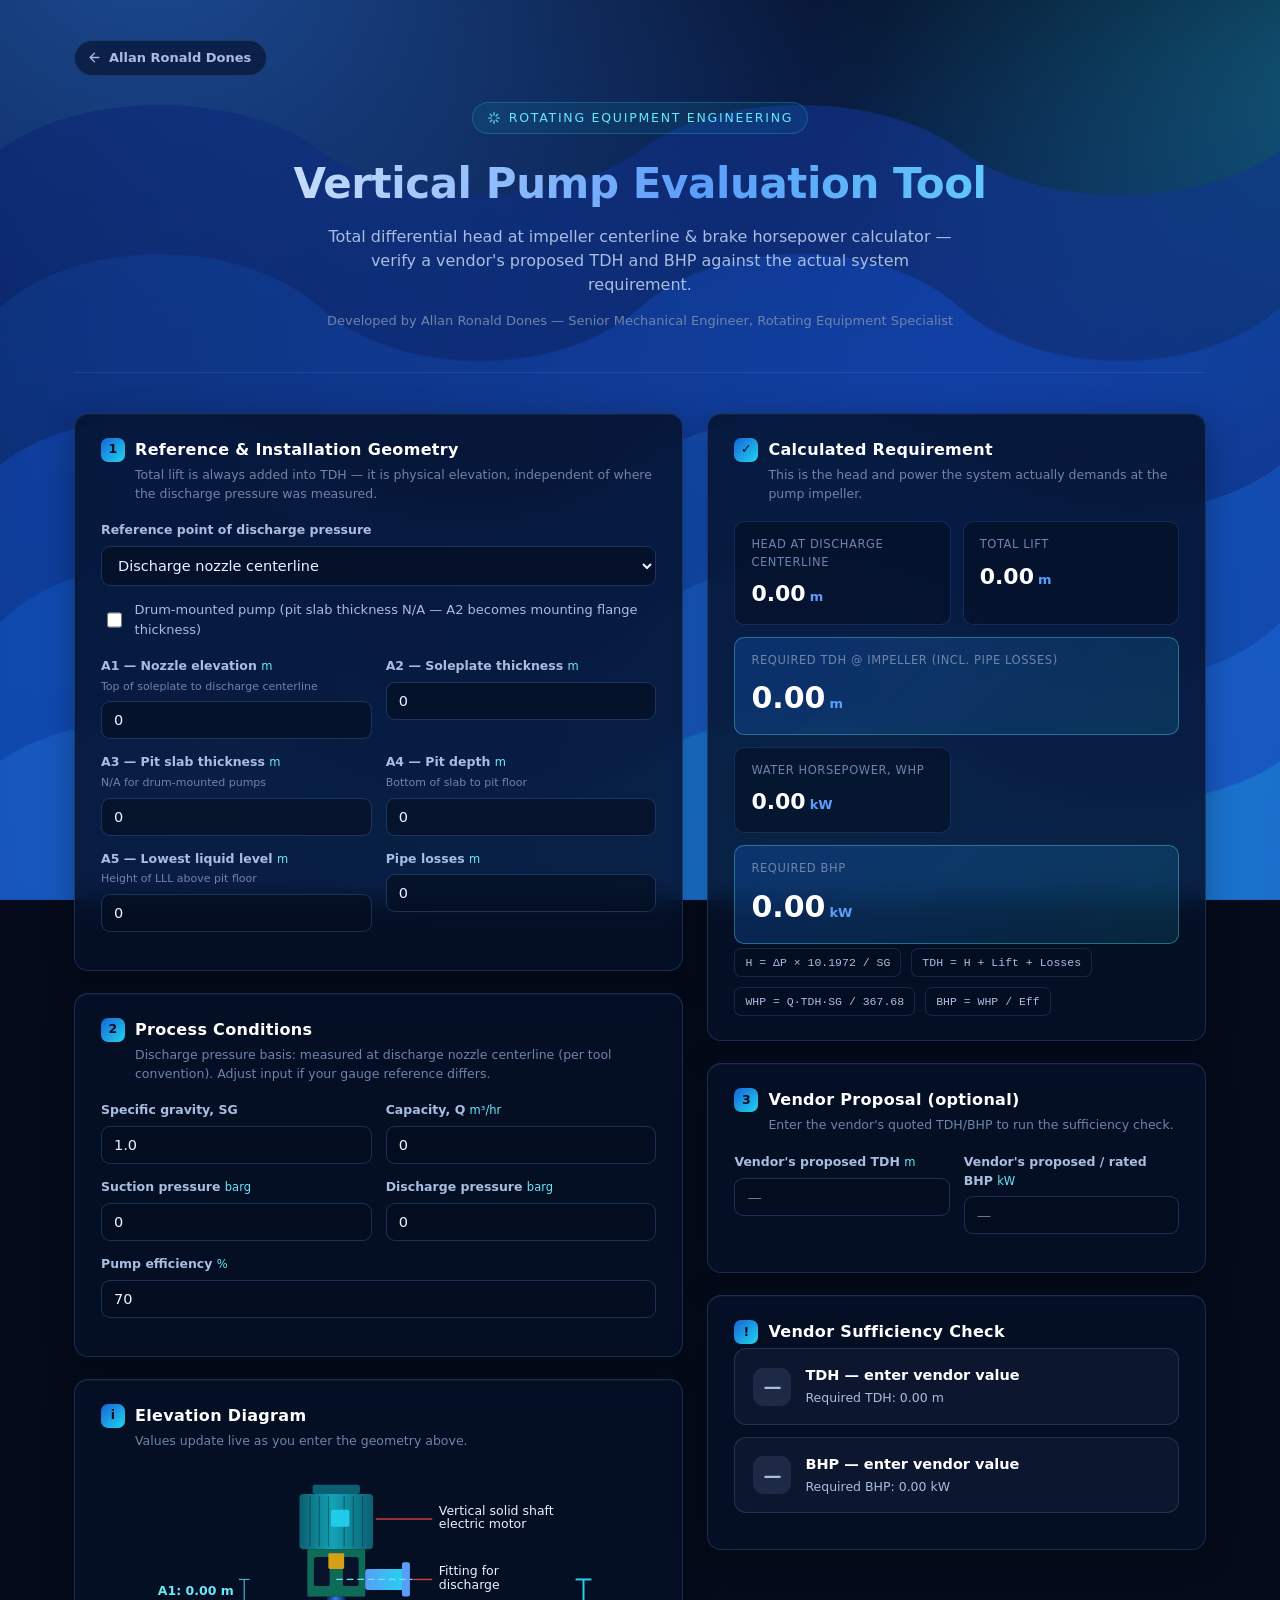
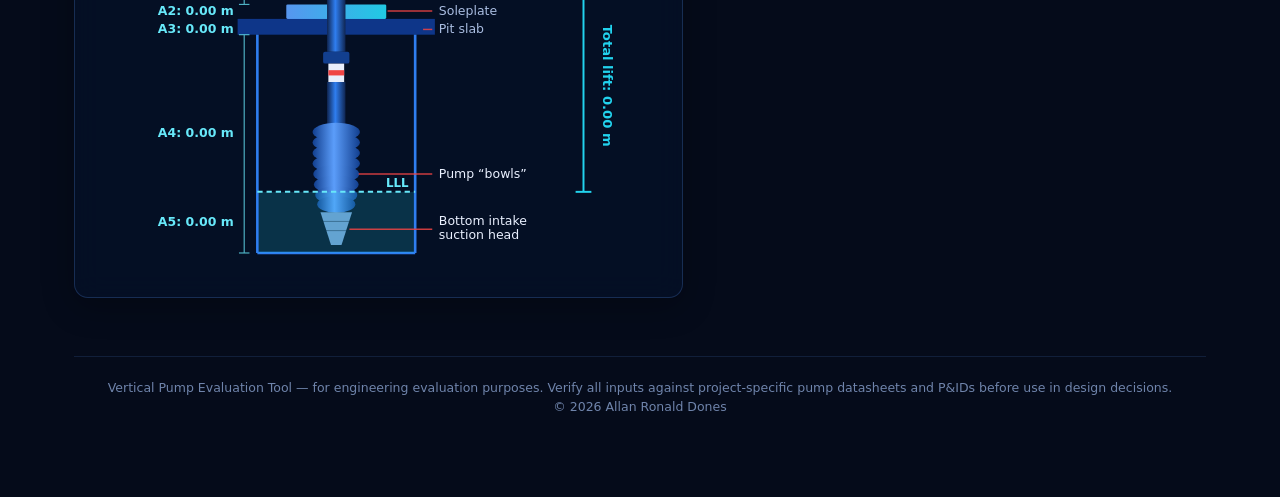
<file: tools/vertical-pump-evaluation.html>
<!doctype html>
<html lang="en">
<head>
<meta charset="UTF-8">
<meta name="viewport" content="width=device-width, initial-scale=1.0">
<title>Vertical Pump Evaluation Tool | Allan Ronald Dones</title>
<meta name="description" content="Vertical Pump Evaluation Tool — total differential head at impeller centerline and brake horsepower calculator, with vendor TDH/BHP sufficiency check.">
<meta name="author" content="Allan Ronald Dones">
<link rel="canonical" href="https://allanronalddones.com/tools/vertical-pump-evaluation">

<!-- Social preview (shown when the link is shared from the main site) -->
<meta property="og:type" content="website">
<meta property="og:url" content="https://allanronalddones.com/tools/vertical-pump-evaluation">
<meta property="og:title" content="Vertical Pump Evaluation Tool">
<meta property="og:site_name" content="Allan Ronald Dones — Rotating Equipment Engineering">
<meta property="og:description" content="Calculate total differential head at impeller centerline and brake horsepower for a vertical pump, and verify a vendor's proposed TDH and BHP against the actual system requirement.">
<meta name="twitter:card" content="summary">
<meta name="twitter:title" content="Vertical Pump Evaluation Tool">
<meta name="twitter:description" content="Calculate TDH at impeller centerline and BHP for a vertical pump, and check a vendor's proposal against the system requirement.">

<!-- Inline SVG favicon — keeps the page self-contained (no separate .ico request) -->
<link rel="icon" href="data:image/svg+xml,%3Csvg xmlns='http://www.w3.org/2000/svg' viewBox='0 0 64 64'%3E%3Crect width='64' height='64' rx='12' fill='%230a2472'/%3E%3Crect x='22' y='8' width='20' height='16' rx='3' fill='%2322d3ee'/%3E%3Crect x='28' y='24' width='8' height='14' fill='%232f7ef0'/%3E%3Cellipse cx='32' cy='40' rx='13' ry='4' fill='%235b9dfa'/%3E%3Cellipse cx='32' cy='47' rx='12' ry='4' fill='%235b9dfa'/%3E%3Cpolygon points='24,52 40,52 36,60 28,60' fill='%237ea8dd'/%3E%3C/svg%3E">
<style>
  :root{
    --navy-950:#050b1a;
    --navy-900:#08132b;
    --navy-800:#0c1c3f;
    --navy-700:#0f2551;
    --blue-600:#1450c9;
    --blue-500:#1565d8;
    --blue-400:#2f7ef0;
    --blue-300:#5b9dfa;
    --cyan-400:#22d3ee;
    --cyan-300:#67e8f9;
    --text-primary:#eaf1ff;
    --text-secondary:#a9bde0;
    --text-muted:#6f84ab;
    --card-bg:rgba(6,16,40,0.82);
    --card-border:rgba(91,157,250,0.22);
    --card-border-strong:rgba(103,232,249,0.4);
    --ok-500:#22c55e;
    --ok-300:#86efac;
    --bad-500:#ef4444;
    --bad-300:#fca5a5;
    --radius:14px;
  }

  *{box-sizing:border-box;}
  html,body{margin:0;padding:0;}
  body{
    font-family:'Segoe UI', 'Inter', system-ui, -apple-system, Roboto, Helvetica, Arial, sans-serif;
    color:var(--text-primary);
    background:var(--navy-950);
    min-height:100vh;
    line-height:1.5;
  }

  /* ---------- Layered background: base wash → animated waves → optional photo ---------- */

  /* 1. Vivid blue base wash */
  .bg-base{
    position:fixed;
    inset:0;
    z-index:0;
    pointer-events:none;
    background:
      radial-gradient(1200px 800px at 12% -8%, rgba(47,126,240,0.55), transparent 62%),
      radial-gradient(1000px 700px at 108% 8%, rgba(34,211,238,0.34), transparent 58%),
      radial-gradient(900px 900px at 50% 115%, rgba(21,101,216,0.42), transparent 60%),
      linear-gradient(180deg, #06122e 0%, #0d2a63 40%, #071431 100%);
    background-color:#06122e;
  }

  /* 2. Animated wave field */
  .bg-waves{
    position:fixed;
    inset:0;
    z-index:0;
    pointer-events:none;
    overflow:hidden;
  }
  .bg-waves svg{
    width:100%;
    height:100%;
    display:block;
  }
  .wv path{ will-change:transform; }
  .wv1{ animation:driftL 52s linear infinite; }
  .wv2{ animation:driftR 43s linear infinite; }
  .wv3{ animation:driftL 36s linear infinite; }
  .wv4{ animation:driftR 29s linear infinite; }
  .wv5{ animation:driftL 23s linear infinite; }

  @keyframes driftL{
    from{ transform:translateX(0); }
    to  { transform:translateX(-1440px); }
  }
  @keyframes driftR{
    from{ transform:translateX(-1440px); }
    to  { transform:translateX(0); }
  }
  @media (prefers-reduced-motion: reduce){
    .wv1,.wv2,.wv3,.wv4,.wv5{ animation:none; }
  }

  /* ---------- Back-link to main site ---------- */
  /* href="/" is site-root relative — resolves correctly on any domain. */
  .back-link{
    display:inline-flex;
    align-items:center;
    gap:7px;
    margin-bottom:26px;
    font-size:13px;
    font-weight:600;
    color:var(--text-secondary);
    text-decoration:none;
    border:1px solid var(--card-border);
    background:rgba(6,16,40,0.62);
    padding:7px 15px 7px 12px;
    border-radius:999px;
    backdrop-filter:blur(10px);
    -webkit-backdrop-filter:blur(10px);
    transition:color .15s, border-color .15s, background .15s;
  }
  .back-link:hover, .back-link:focus-visible{
    color:#fff;
    border-color:var(--cyan-400);
    background:rgba(6,16,40,0.9);
  }
  .back-link svg{ width:15px; height:15px; flex:0 0 15px; }

  .wrap{
    position:relative;
    z-index:1;
    max-width:1180px;
    margin:0 auto;
    padding:40px 24px 80px;
  }

  header.hero{
    text-align:center;
    margin-bottom:40px;
    padding-bottom:28px;
    border-bottom:1px solid rgba(91,157,250,0.16);
  }
  .kicker{
    display:inline-flex;
    align-items:center;
    gap:8px;
    font-size:12.5px;
    letter-spacing:.14em;
    text-transform:uppercase;
    color:var(--cyan-300);
    background:rgba(34,211,238,0.08);
    border:1px solid rgba(34,211,238,0.25);
    padding:6px 14px;
    border-radius:999px;
    margin-bottom:18px;
  }
  .kicker svg{width:14px;height:14px;}
  h1{
    font-size:clamp(28px,4vw,42px);
    margin:0 0 10px;
    font-weight:700;
    letter-spacing:-0.01em;
    background:linear-gradient(90deg, #fff 0%, var(--blue-300) 55%, var(--cyan-300) 100%);
    -webkit-background-clip:text;
    background-clip:text;
    color:transparent;
  }
  .subtitle{
    color:var(--text-secondary);
    font-size:16px;
    max-width:640px;
    margin:0 auto 4px;
  }
  .byline{
    color:var(--text-muted);
    font-size:13px;
    margin-top:14px;
  }

  .grid{
    display:grid;
    grid-template-columns:1.1fr 0.9fr;
    gap:24px;
    align-items:start;
  }
  @media (max-width:960px){ .grid{grid-template-columns:1fr;} }

  .card{
    background:var(--card-bg);
    border:1px solid var(--card-border);
    border-radius:var(--radius);
    padding:24px 26px;
    margin-bottom:22px;
    backdrop-filter:blur(14px);
    -webkit-backdrop-filter:blur(14px);
    box-shadow:0 8px 32px rgba(0,0,0,0.28), inset 0 1px 0 rgba(255,255,255,0.04);
  }
  .card h2{
    margin:0 0 4px;
    font-size:16px;
    font-weight:700;
    letter-spacing:.02em;
    color:#fff;
    display:flex;
    align-items:center;
    gap:10px;
  }
  .card h2 .num{
    display:inline-flex;
    align-items:center;
    justify-content:center;
    width:24px;height:24px;
    border-radius:7px;
    background:linear-gradient(135deg, var(--blue-500), var(--cyan-400));
    color:#04101f;
    font-size:12.5px;
    font-weight:800;
  }
  .card .hint{
    color:var(--text-muted);
    font-size:12.5px;
    margin:0 0 18px;
    padding-left:34px;
  }

  .field-row{
    display:grid;
    grid-template-columns:1fr 1fr;
    gap:14px;
    margin-bottom:14px;
  }
  .field-row.single{grid-template-columns:1fr;}
  @media (max-width:560px){ .field-row{grid-template-columns:1fr;} }

  label{
    display:block;
    font-size:12.5px;
    color:var(--text-secondary);
    margin-bottom:6px;
    font-weight:600;
  }
  label .unit{
    color:var(--cyan-300);
    font-weight:500;
    font-size:11.5px;
  }
  .note-inline{
    color:var(--text-muted);
    font-size:11px;
    display:block;
    margin-top:3px;
    font-weight:400;
  }

  input[type="number"], select{
    width:100%;
    background:rgba(5,14,32,0.65);
    border:1px solid rgba(91,157,250,0.25);
    color:var(--text-primary);
    padding:10px 12px;
    border-radius:9px;
    font-size:14.5px;
    font-family:inherit;
    transition:border-color .15s, box-shadow .15s;
  }
  input[type="number"]:focus, select:focus{
    outline:none;
    border-color:var(--cyan-400);
    box-shadow:0 0 0 3px rgba(34,211,238,0.15);
  }
  input[disabled]{
    opacity:.4;
    cursor:not-allowed;
  }
  select{cursor:pointer;}

  .toggle-row{
    display:flex;
    align-items:center;
    gap:10px;
    margin:4px 0 18px;
    padding-left:2px;
  }
  .toggle-row input{width:16px;height:16px;accent-color:var(--cyan-400);}
  .toggle-row label{margin:0;font-size:13px;color:var(--text-secondary);font-weight:500;cursor:pointer;}

  /* Results */
  .result-grid{
    display:grid;
    grid-template-columns:1fr 1fr;
    gap:12px;
  }
  @media (max-width:560px){ .result-grid{grid-template-columns:1fr;} }

  .result-tile{
    background:rgba(5,14,32,0.55);
    border:1px solid rgba(91,157,250,0.18);
    border-radius:10px;
    padding:14px 16px;
  }
  .result-tile .rlabel{
    font-size:11.5px;
    color:var(--text-muted);
    text-transform:uppercase;
    letter-spacing:.05em;
    margin-bottom:6px;
  }
  .result-tile .rvalue{
    font-size:22px;
    font-weight:700;
    color:#fff;
    font-variant-numeric:tabular-nums;
  }
  .result-tile .rvalue .runit{
    font-size:13px;
    color:var(--blue-300);
    font-weight:600;
    margin-left:4px;
  }
  .result-tile.headline{
    grid-column:1 / -1;
    background:linear-gradient(135deg, rgba(21,101,216,0.28), rgba(34,211,238,0.12));
    border:1px solid rgba(103,232,249,0.35);
  }
  .result-tile.headline .rvalue{font-size:30px;}

  .divider-line{
    border:none;
    border-top:1px dashed rgba(91,157,250,0.2);
    margin:18px 0;
  }

  /* Verdict */
  .verdict-card{
    border-radius:12px;
    padding:16px 18px;
    display:flex;
    align-items:center;
    gap:14px;
    border:1px solid;
    margin-bottom:12px;
  }
  .verdict-card.ok{ background:rgba(34,197,94,0.09); border-color:rgba(34,197,94,0.35); }
  .verdict-card.bad{ background:rgba(239,68,68,0.09); border-color:rgba(239,68,68,0.35); }
  .verdict-card.neutral{ background:rgba(111,132,171,0.08); border-color:rgba(111,132,171,0.25); }
  .verdict-icon{
    width:38px;height:38px;flex:0 0 38px;
    border-radius:10px;
    display:flex;align-items:center;justify-content:center;
    font-size:18px;font-weight:800;
  }
  .verdict-card.ok .verdict-icon{background:rgba(34,197,94,0.18);color:var(--ok-300);}
  .verdict-card.bad .verdict-icon{background:rgba(239,68,68,0.18);color:var(--bad-300);}
  .verdict-card.neutral .verdict-icon{background:rgba(111,132,171,0.18);color:var(--text-secondary);}
  .verdict-text .vtitle{font-weight:700;font-size:14.5px;color:#fff;}
  .verdict-text .vsub{font-size:12.5px;color:var(--text-secondary);margin-top:2px;}

  /* Diagram */
  .diagram-wrap{display:flex;justify-content:center;padding:6px 0 4px;}
  svg.pump-diagram{max-width:100%;height:auto;}
  svg.pump-diagram text{font-family:inherit;}

  footer{
    text-align:center;
    margin-top:36px;
    padding-top:22px;
    border-top:1px solid rgba(91,157,250,0.14);
    color:var(--text-muted);
    font-size:12.5px;
  }
  footer a{color:var(--blue-300);text-decoration:none;}
  footer a:hover{text-decoration:underline;}

  .formula-strip{
    display:flex;
    flex-wrap:wrap;
    gap:10px;
    margin-top:4px;
  }
  .formula-chip{
    font-size:11.5px;
    color:var(--text-secondary);
    background:rgba(5,14,32,0.5);
    border:1px solid rgba(91,157,250,0.18);
    padding:5px 10px;
    border-radius:7px;
    font-family:'Cascadia Code','Consolas',monospace;
  }
</style>
</head>
<body>

<div class="bg-base"></div>

<div class="bg-waves" aria-hidden="true">
  <svg viewBox="0 0 2880 1200" preserveAspectRatio="none" xmlns="http://www.w3.org/2000/svg">
    <defs>
      <linearGradient id="wg1" x1="0" y1="0" x2="1" y2="0">
        <stop offset="0" stop-color="#0a2472"/><stop offset="0.5" stop-color="#153a9e"/><stop offset="1" stop-color="#0a2472"/>
      </linearGradient>
      <linearGradient id="wg2" x1="0" y1="0" x2="1" y2="0">
        <stop offset="0" stop-color="#123f8f"/><stop offset="0.5" stop-color="#1450c9"/><stop offset="1" stop-color="#123f8f"/>
      </linearGradient>
      <linearGradient id="wg3" x1="0" y1="0" x2="1" y2="0">
        <stop offset="0" stop-color="#1450c9"/><stop offset="0.5" stop-color="#1c6ee0"/><stop offset="1" stop-color="#1450c9"/>
      </linearGradient>
      <linearGradient id="wg4" x1="0" y1="0" x2="1" y2="0">
        <stop offset="0" stop-color="#1565d8"/><stop offset="0.5" stop-color="#2f7ef0"/><stop offset="1" stop-color="#1565d8"/>
      </linearGradient>
      <linearGradient id="wg5" x1="0" y1="0" x2="1" y2="0">
        <stop offset="0" stop-color="#2f7ef0"/><stop offset="0.5" stop-color="#22d3ee"/><stop offset="1" stop-color="#2f7ef0"/>
      </linearGradient>
    </defs>

    <g class="wv wv1" opacity="0.55">
      <path fill="url(#wg1)" d="M0,200 C180,120 540,120 720,200 C900,280 1260,280 1440,200 C1620,120 1980,120 2160,200 C2340,280 2700,280 2880,200 C3060,120 3420,120 3600,200 C3780,280 4140,280 4320,200 L4320,1200 L0,1200 Z"/>
    </g>
    <g class="wv wv2" opacity="0.48">
      <path fill="url(#wg2)" d="M0,410 C180,315 540,315 720,410 C900,505 1260,505 1440,410 C1620,315 1980,315 2160,410 C2340,505 2700,505 2880,410 C3060,315 3420,315 3600,410 C3780,505 4140,505 4320,410 L4320,1200 L0,1200 Z"/>
    </g>
    <g class="wv wv3" opacity="0.42">
      <path fill="url(#wg3)" d="M0,620 C180,535 540,535 720,620 C900,705 1260,705 1440,620 C1620,535 1980,535 2160,620 C2340,705 2700,705 2880,620 C3060,535 3420,535 3600,620 C3780,705 4140,705 4320,620 L4320,1200 L0,1200 Z"/>
    </g>
    <g class="wv wv4" opacity="0.34">
      <path fill="url(#wg4)" d="M0,830 C180,725 540,725 720,830 C900,935 1260,935 1440,830 C1620,725 1980,725 2160,830 C2340,935 2700,935 2880,830 C3060,725 3420,725 3600,830 C3780,935 4140,935 4320,830 L4320,1200 L0,1200 Z"/>
    </g>
    <g class="wv wv5" opacity="0.26">
      <path fill="url(#wg5)" d="M0,1015 C180,940 540,940 720,1015 C900,1090 1260,1090 1440,1015 C1620,940 1980,940 2160,1015 C2340,1090 2700,1090 2880,1015 C3060,940 3420,940 3600,1015 C3780,1090 4140,1090 4320,1015 L4320,1200 L0,1200 Z"/>
    </g>
  </svg>
</div>

<div class="wrap">

  <!-- Back to main site -->
  <a class="back-link" href="/"
     title="Back to allanronalddones.com">
    <svg viewBox="0 0 24 24" fill="none" stroke="currentColor" stroke-width="2.2" stroke-linecap="round" stroke-linejoin="round"><path d="M19 12H5M12 19l-7-7 7-7"/></svg>
    Allan Ronald Dones
  </a>

  <header class="hero">
    <span class="kicker">
      <svg viewBox="0 0 24 24" fill="none" stroke="currentColor" stroke-width="2"><path d="M12 2v6M12 16v6M4.9 4.9l4.2 4.2M14.9 14.9l4.2 4.2M2 12h6M16 12h6M4.9 19.1l4.2-4.2M14.9 9.1l4.2-4.2"/></svg>
      Rotating Equipment Engineering
    </span>
    <h1>Vertical Pump Evaluation Tool</h1>
    <p class="subtitle">Total differential head at impeller centerline &amp; brake horsepower calculator — verify a vendor's proposed TDH and BHP against the actual system requirement.</p>
    <p class="byline">Developed by Allan Ronald Dones — Senior Mechanical Engineer, Rotating Equipment Specialist</p>
  </header>

  <div class="grid">
    <!-- LEFT COLUMN: INPUTS -->
    <div>

      <div class="card">
        <h2><span class="num">1</span>Reference &amp; Installation Geometry</h2>
        <p class="hint">Total lift is always added into TDH — it is physical elevation, independent of where the discharge pressure was measured.</p>

        <div class="field-row single">
          <div>
            <label>Reference point of discharge pressure</label>
            <select id="refPoint">
              <option value="nozzle">Discharge nozzle centerline</option>
              <option value="other">Other reference point</option>
            </select>
          </div>
        </div>

        <div class="toggle-row">
          <input type="checkbox" id="drumMounted">
          <label for="drumMounted">Drum-mounted pump (pit slab thickness N/A — A2 becomes mounting flange thickness)</label>
        </div>

        <div class="field-row">
          <div>
            <label>A1 — Nozzle elevation <span class="unit">m</span>
              <span class="note-inline">Top of soleplate to discharge centerline</span>
            </label>
            <input type="number" id="a1" step="any" value="0">
          </div>
          <div>
            <label id="a2label">A2 — Soleplate thickness <span class="unit">m</span></label>
            <input type="number" id="a2" step="any" value="0">
          </div>
        </div>
        <div class="field-row">
          <div>
            <label id="a3label">A3 — Pit slab thickness <span class="unit">m</span>
              <span class="note-inline">N/A for drum-mounted pumps</span>
            </label>
            <input type="number" id="a3" step="any" value="0">
          </div>
          <div>
            <label>A4 — Pit depth <span class="unit">m</span>
              <span class="note-inline">Bottom of slab to pit floor</span>
            </label>
            <input type="number" id="a4" step="any" value="0">
          </div>
        </div>
        <div class="field-row">
          <div>
            <label>A5 — Lowest liquid level <span class="unit">m</span>
              <span class="note-inline">Height of LLL above pit floor</span>
            </label>
            <input type="number" id="a5" step="any" value="0">
          </div>
          <div>
            <label>Pipe losses <span class="unit">m</span></label>
            <input type="number" id="pipeLoss" step="any" value="0">
          </div>
        </div>
      </div>

      <div class="card">
        <h2><span class="num">2</span>Process Conditions</h2>
        <p class="hint">Discharge pressure basis: measured at discharge nozzle centerline (per tool convention). Adjust input if your gauge reference differs.</p>

        <div class="field-row">
          <div>
            <label>Specific gravity, SG</label>
            <input type="number" id="sg" step="any" value="1.0">
          </div>
          <div>
            <label>Capacity, Q <span class="unit">m³/hr</span></label>
            <input type="number" id="q" step="any" value="0">
          </div>
        </div>
        <div class="field-row">
          <div>
            <label>Suction pressure <span class="unit">barg</span></label>
            <input type="number" id="psuc" step="any" value="0">
          </div>
          <div>
            <label>Discharge pressure <span class="unit">barg</span></label>
            <input type="number" id="pdis" step="any" value="0">
          </div>
        </div>
        <div class="field-row single">
          <div>
            <label>Pump efficiency <span class="unit">%</span></label>
            <input type="number" id="eff" step="any" value="70">
          </div>
        </div>
      </div>

      <div class="card">
        <h2><span class="num">i</span>Elevation Diagram</h2>
        <p class="hint">Values update live as you enter the geometry above.</p>
        <div class="diagram-wrap">
          <svg class="pump-diagram" width="480" height="395" viewBox="-20 0 365 300" role="img" aria-label="Vertical turbine pump elevation diagram">
            <defs>
              <linearGradient id="metal" x1="0" y1="0" x2="1" y2="0">
                <stop offset="0" stop-color="#5b9dfa"/>
                <stop offset="1" stop-color="#22d3ee"/>
              </linearGradient>
              <linearGradient id="motorGrad" x1="0" y1="0" x2="1" y2="0">
                <stop offset="0" stop-color="#0b5f70"/>
                <stop offset="0.45" stop-color="#14a3b8"/>
                <stop offset="1" stop-color="#0b5f70"/>
              </linearGradient>
              <linearGradient id="bowlGrad" x1="0" y1="0" x2="1" y2="0">
                <stop offset="0" stop-color="#123f8f"/>
                <stop offset="0.45" stop-color="#5b9dfa"/>
                <stop offset="1" stop-color="#123f8f"/>
              </linearGradient>
              <linearGradient id="colGrad" x1="0" y1="0" x2="1" y2="0">
                <stop offset="0" stop-color="#0f2551"/>
                <stop offset="0.45" stop-color="#2f7ef0"/>
                <stop offset="1" stop-color="#0f2551"/>
              </linearGradient>
            </defs>

            <!-- ============ PUMP ASSEMBLY ============ -->
            <!-- motor top cap -->
            <rect x="112" y="8" width="36" height="7" rx="2" fill="#0b5f70"/>
            <!-- motor body with cooling fins -->
            <rect x="102" y="15" width="56" height="42" rx="3" fill="url(#motorGrad)"/>
            <g stroke="#04303a" stroke-width="0.8" opacity="0.55">
              <line x1="110" y1="17" x2="110" y2="55"/><line x1="117" y1="17" x2="117" y2="55"/>
              <line x1="124" y1="17" x2="124" y2="55"/><line x1="136" y1="17" x2="136" y2="55"/>
              <line x1="143" y1="17" x2="143" y2="55"/><line x1="150" y1="17" x2="150" y2="55"/>
            </g>
            <!-- terminal box -->
            <rect x="126" y="27" width="14" height="13" rx="1.5" fill="#22d3ee" opacity="0.9"/>
            <!-- motor support stool (open frame) -->
            <rect x="108" y="57" width="44" height="36" fill="#0e6b58"/>
            <rect x="113" y="63" width="12" height="22" rx="2" fill="#08132b"/>
            <rect x="135" y="63" width="12" height="22" rx="2" fill="#08132b"/>
            <!-- head shaft / coupling -->
            <rect x="124" y="60" width="12" height="12" rx="1" fill="#d4a017"/>

            <!-- discharge fitting (side outlet) -->
            <rect x="152" y="72" width="30" height="16" rx="2" fill="url(#metal)"/>
            <rect x="180" y="67" width="6" height="26" rx="1.5" fill="#5b9dfa"/>
            <!-- discharge nozzle centreline marker -->
            <line x1="130" y1="80" x2="188" y2="80" stroke="#67e8f9" stroke-width="0.9" stroke-dasharray="5 3"/>

            <!-- soleplate / mounting plate -->
            <rect x="92" y="99" width="76" height="11" rx="1" fill="url(#metal)" opacity="0.95"/>

            <!-- pit slab (concrete) -->
            <rect x="55" y="110" width="150" height="12" fill="#1450c9" opacity="0.62"/>

            <!-- column pipe -->
            <rect x="123" y="93" width="14" height="42" fill="url(#colGrad)"/>
            <!-- lineshaft coupling detail -->
            <rect x="120" y="135" width="20" height="9" rx="1.5" fill="#123f8f"/>
            <rect x="124" y="144" width="12" height="14" fill="#e8eefc"/>
            <rect x="124" y="149" width="12" height="4" fill="#ef4444"/>
            <rect x="123" y="158" width="14" height="34" fill="url(#colGrad)"/>

            <!-- pump bowls (multi-stage) -->
            <g fill="url(#bowlGrad)">
              <ellipse cx="130" cy="196" rx="18" ry="7"/>
              <ellipse cx="130" cy="204" rx="18" ry="7"/>
              <ellipse cx="130" cy="212" rx="18" ry="7"/>
              <ellipse cx="130" cy="220" rx="18" ry="7"/>
              <ellipse cx="130" cy="228" rx="17.5" ry="7"/>
              <ellipse cx="130" cy="236" rx="17" ry="7"/>
              <ellipse cx="130" cy="244" rx="16" ry="7"/>
              <ellipse cx="130" cy="251" rx="14.5" ry="6.5"/>
            </g>

            <!-- bottom intake / suction head (tapered strainer cone) -->
            <polygon points="118,257 142,257 134,282 126,282" fill="#7ea8dd" opacity="0.9"/>
            <g stroke="#08132b" stroke-width="0.7" opacity="0.5">
              <line x1="120" y1="264" x2="140" y2="264"/>
              <line x1="122" y1="271" x2="138" y2="271"/>
            </g>

            <!-- ============ PIT STRUCTURE (drawn over pump edges) ============ -->
            <line x1="70" y1="122" x2="70" y2="288" stroke="#2f7ef0" stroke-width="2"/>
            <line x1="190" y1="122" x2="190" y2="288" stroke="#2f7ef0" stroke-width="2"/>
            <line x1="70" y1="288" x2="190" y2="288" stroke="#2f7ef0" stroke-width="2"/>

            <!-- liquid -->
            <rect id="liqRect" x="71" y="240" width="118" height="47" fill="#22d3ee" opacity="0.18"/>
            <line id="lllLine" x1="70" y1="240" x2="190" y2="240" stroke="#67e8f9" stroke-width="1.5" stroke-dasharray="4 3"/>
            <text id="lllText" x="185" y="236" fill="#67e8f9" font-size="9" font-weight="700" text-anchor="end">LLL</text>

            <!-- ============ DIMENSION LABELS (left) ============ -->
            <g stroke="#67e8f9" stroke-width="0.9" opacity="0.75">
              <line x1="60" y1="80" x2="60" y2="99"/>
              <line x1="56" y1="80" x2="64" y2="80"/><line x1="56" y1="99" x2="64" y2="99"/>
              <line x1="60" y1="122" x2="60" y2="288"/>
              <line x1="56" y1="122" x2="64" y2="122"/><line x1="56" y1="288" x2="64" y2="288"/>
            </g>
            <text id="a1Label" x="52" y="92" fill="#67e8f9" font-size="9.5" font-weight="700" text-anchor="end">A1: 0.00 m</text>
            <text id="a2Label" x="52" y="107" fill="#67e8f9" font-size="9.5" font-weight="700" text-anchor="end">A2: 0.00 m</text>
            <text id="a3Label" x="52" y="121" fill="#67e8f9" font-size="9.5" font-weight="700" text-anchor="end">A3: 0.00 m</text>
            <text id="a4Label" x="52" y="200" fill="#67e8f9" font-size="9.5" font-weight="700" text-anchor="end">A4: 0.00 m</text>
            <text id="a5Label" x="52" y="266" fill="#67e8f9" font-size="9.5" font-weight="700" text-anchor="end">A5: 0.00 m</text>

            <!-- ============ PART LABELS (right) ============ -->
            <g stroke="#ef4444" stroke-width="1.1" opacity="0.85">
              <line x1="160" y1="34" x2="203" y2="34"/>
              <line x1="188" y1="80" x2="203" y2="80"/>
              <line x1="169" y1="104" x2="203" y2="104"/>
              <line x1="196" y1="118" x2="203" y2="118"/>
              <line x1="147" y1="228" x2="203" y2="228"/>
              <line x1="140" y1="270" x2="203" y2="270"/>
            </g>
            <g fill="#eaf1ff" font-size="9.5">
              <text x="208" y="31">Vertical solid shaft</text>
              <text x="208" y="41">electric motor</text>
              <text x="208" y="77">Fitting for</text>
              <text x="208" y="87">discharge</text>
              <text x="208" y="107" fill="#a9bde0">Soleplate</text>
              <text x="208" y="121" fill="#a9bde0">Pit slab</text>
              <text x="208" y="231">Pump &#8220;bowls&#8221;</text>
              <text x="208" y="267">Bottom intake</text>
              <text x="208" y="277">suction head</text>
            </g>

            <!-- ============ TOTAL LIFT BRACKET ============ -->
            <line id="liftLine" x1="318" y1="80" x2="318" y2="240" stroke="#22d3ee" stroke-width="1.5"/>
            <line x1="312" y1="80" x2="324" y2="80" stroke="#22d3ee" stroke-width="1.5"/>
            <line id="liftCapBot" x1="312" y1="240" x2="324" y2="240" stroke="#22d3ee" stroke-width="1.5"/>
            <text id="liftLabel" x="333" y="160" fill="#22d3ee" font-size="10" font-weight="700" transform="rotate(90 333 160)" text-anchor="middle">Total lift: 0.00 m</text>
          </svg>
        </div>
      </div>

    </div>

    <!-- RIGHT COLUMN: RESULTS -->
    <div>

      <div class="card">
        <h2><span class="num">✓</span>Calculated Requirement</h2>
        <p class="hint">This is the head and power the system actually demands at the pump impeller.</p>

        <div class="result-grid">
          <div class="result-tile">
            <div class="rlabel">Head at discharge centerline</div>
            <div class="rvalue" id="outHdis">0.00<span class="runit">m</span></div>
          </div>
          <div class="result-tile">
            <div class="rlabel">Total lift</div>
            <div class="rvalue" id="outLift">0.00<span class="runit">m</span></div>
          </div>

          <div class="result-tile headline">
            <div class="rlabel">Required TDH @ impeller (incl. pipe losses)</div>
            <div class="rvalue" id="outTdh">0.00<span class="runit">m</span></div>
          </div>

          <div class="result-tile">
            <div class="rlabel">Water horsepower, WHP</div>
            <div class="rvalue" id="outWhp">0.00<span class="runit">kW</span></div>
          </div>
          <div class="result-tile headline">
            <div class="rlabel">Required BHP</div>
            <div class="rvalue" id="outBhp">0.00<span class="runit">kW</span></div>
          </div>
        </div>

        <div class="formula-strip">
          <span class="formula-chip">H = ΔP × 10.1972 / SG</span>
          <span class="formula-chip">TDH = H + Lift + Losses</span>
          <span class="formula-chip">WHP = Q·TDH·SG / 367.68</span>
          <span class="formula-chip">BHP = WHP / Eff</span>
        </div>
      </div>

      <div class="card">
        <h2><span class="num">3</span>Vendor Proposal (optional)</h2>
        <p class="hint">Enter the vendor's quoted TDH/BHP to run the sufficiency check.</p>
        <div class="field-row">
          <div>
            <label>Vendor's proposed TDH <span class="unit">m</span></label>
            <input type="number" id="vTdh" step="any" placeholder="—">
          </div>
          <div>
            <label>Vendor's proposed / rated BHP <span class="unit">kW</span></label>
            <input type="number" id="vBhp" step="any" placeholder="—">
          </div>
        </div>
      </div>

      <div class="card">
        <h2><span class="num">!</span>Vendor Sufficiency Check</h2>
        <div id="verdictTdh" class="verdict-card neutral">
          <div class="verdict-icon">—</div>
          <div class="verdict-text">
            <div class="vtitle">TDH — enter vendor value</div>
            <div class="vsub">Waiting for vendor's proposed TDH</div>
          </div>
        </div>
        <div id="verdictBhp" class="verdict-card neutral">
          <div class="verdict-icon">—</div>
          <div class="verdict-text">
            <div class="vtitle">BHP — enter vendor value</div>
            <div class="vsub">Waiting for vendor's proposed BHP</div>
          </div>
        </div>
      </div>

    </div>
  </div>

  <footer>
    Vertical Pump Evaluation Tool — for engineering evaluation purposes. Verify all inputs against project-specific pump datasheets and P&amp;IDs before use in design decisions.<br>
    © <span id="yr"></span> Allan Ronald Dones
  </footer>

</div>

<script>
(function(){
  const $ = id => document.getElementById(id);
  document.getElementById('yr').textContent = new Date().getFullYear();

  const inputs = ['a1','a2','a3','a4','a5','pipeLoss','sg','q','psuc','pdis','eff','vTdh','vBhp'];
  const M_PER_BAR = 100 / 9.807;      // bar -> m of head, per tool's original derivation
  const WHP_CONST = 367.6828738426647;

  function num(id){
    const v = parseFloat($(id).value);
    return isNaN(v) ? 0 : v;
  }

  function fmt(v, d){
    if (!isFinite(v)) return '—';
    return v.toLocaleString(undefined, {minimumFractionDigits:d, maximumFractionDigits:d});
  }

  function setVerdict(el, state, title, sub){
    el.className = 'verdict-card ' + state;
    el.querySelector('.verdict-icon').textContent = state === 'ok' ? '✓' : (state === 'bad' ? '✕' : '—');
    el.querySelector('.vtitle').textContent = title;
    el.querySelector('.vsub').textContent = sub;
  }

  function recalc(){
    const drum = $('drumMounted').checked;
    $('a3').disabled = drum;
    $('a2label').innerHTML = drum
      ? 'A2 — Mounting flange thickness <span class="unit">m</span>'
      : 'A2 — Soleplate thickness <span class="unit">m</span>';
    $('a3label').innerHTML = drum
      ? 'A3 — Pit slab thickness <span class="unit">m</span><span class="note-inline">N/A — drum-mounted</span>'
      : 'A3 — Pit slab thickness <span class="unit">m</span><span class="note-inline">N/A for drum-mounted pumps</span>';

    const a1 = num('a1'), a2 = num('a2'), a3 = drum ? 0 : num('a3'), a4 = num('a4'), a5 = num('a5');
    const pipeLoss = num('pipeLoss');
    const sg = num('sg');
    const q = num('q');
    const psuc = num('psuc'), pdis = num('pdis');
    const eff = num('eff');

    const totalLift = a1 + a2 + a3 + (a4 - a5);
    const dp = pdis - psuc;
    const hDis = sg !== 0 ? (dp * M_PER_BAR) / sg : NaN;
    const tdh = hDis + totalLift + pipeLoss;
    const whp = (q * tdh * sg) / WHP_CONST;
    const bhp = eff !== 0 ? whp / (eff / 100) : NaN;

    $('outHdis').innerHTML = fmt(hDis, 2) + '<span class="runit">m</span>';
    $('outLift').innerHTML = fmt(totalLift, 2) + '<span class="runit">m</span>';
    $('outTdh').innerHTML = fmt(tdh, 2) + '<span class="runit">m</span>';
    $('outWhp').innerHTML = fmt(whp, 2) + '<span class="runit">kW</span>';
    $('outBhp').innerHTML = fmt(bhp, 2) + '<span class="runit">kW</span>';

    // Diagram: scale liquid level to A5 vs A4 ratio (visual only, clamped)
    const svgTop = 122, svgBottom = 288, nozzleY = 80;
    const pitSpan = svgBottom - svgTop;
    let lllFrac = (a4 > 0) ? Math.min(Math.max(a5 / a4, 0), 1) : 0.28;
    const lllY = svgBottom - lllFrac * pitSpan;
    $('lllLine').setAttribute('y1', lllY); $('lllLine').setAttribute('y2', lllY);
    $('liqRect').setAttribute('y', lllY);
    $('liqRect').setAttribute('height', Math.max(svgBottom - lllY, 2));
    $('lllText').setAttribute('y', lllY - 4);
    $('a5Label').setAttribute('y', Math.min((lllY + svgBottom) / 2 + 3, svgBottom - 4));

    // Total lift bracket spans discharge nozzle CL down to LLL
    $('liftLine').setAttribute('y2', lllY);
    $('liftCapBot').setAttribute('y1', lllY);
    $('liftCapBot').setAttribute('y2', lllY);
    const liftMidY = (nozzleY + lllY) / 2;
    $('liftLabel').setAttribute('y', liftMidY);
    $('liftLabel').setAttribute('transform', `rotate(90 333 ${liftMidY})`);

    $('a1Label').textContent = 'A1: ' + fmt(a1, 2) + ' m';
    $('a2Label').textContent = 'A2: ' + fmt(a2, 2) + ' m';
    $('a3Label').textContent = drum ? 'A3: N/A' : 'A3: ' + fmt(a3, 2) + ' m';
    $('a4Label').textContent = 'A4: ' + fmt(a4, 2) + ' m';
    $('a5Label').textContent = 'A5: ' + fmt(a5, 2) + ' m';
    $('liftLabel').textContent = 'Total lift: ' + fmt(totalLift, 2) + ' m';

    // Vendor sufficiency
    const vTdhRaw = $('vTdh').value;
    const vBhpRaw = $('vBhp').value;

    if (vTdhRaw === '') {
      setVerdict($('verdictTdh'), 'neutral', 'TDH — enter vendor value', 'Required TDH: ' + fmt(tdh,2) + ' m');
    } else {
      const vTdh = parseFloat(vTdhRaw);
      const ok = vTdh >= tdh;
      const margin = tdh !== 0 ? ((vTdh - tdh) / tdh * 100) : 0;
      setVerdict($('verdictTdh'), ok ? 'ok' : 'bad',
        ok ? 'TDH — Sufficient' : 'TDH — Insufficient',
        `Vendor ${fmt(vTdh,2)} m vs required ${fmt(tdh,2)} m (${margin>=0?'+':''}${fmt(margin,1)}%)`);
    }

    if (vBhpRaw === '') {
      setVerdict($('verdictBhp'), 'neutral', 'BHP — enter vendor value', 'Required BHP: ' + fmt(bhp,2) + ' kW');
    } else {
      const vBhp = parseFloat(vBhpRaw);
      const ok = vBhp >= bhp;
      const margin = bhp !== 0 ? ((vBhp - bhp) / bhp * 100) : 0;
      setVerdict($('verdictBhp'), ok ? 'ok' : 'bad',
        ok ? 'BHP — Sufficient' : 'BHP — Insufficient',
        `Vendor ${fmt(vBhp,2)} kW vs required ${fmt(bhp,2)} kW (${margin>=0?'+':''}${fmt(margin,1)}%)`);
    }
  }

  inputs.forEach(id => $(id).addEventListener('input', recalc));
  $('drumMounted').addEventListener('change', recalc);
  $('refPoint').addEventListener('change', recalc);

  recalc();
})();
</script>

</body>
</html>
</file>
<file: assets/site.css>
/* ==========================================================================
   allanronalddones.com — shared stylesheet
   Design tokens mirror the Vertical Pump Evaluation Tool so the site and the
   tools read as one system. Tools remain self-contained (they carry their own
   copy of these tokens); this file governs the main site pages only.
   ========================================================================== */

:root{
  /* Base */
  --navy-950:#050b1a;
  --navy-900:#08132b;
  --navy-800:#0c1c3f;
  --navy-700:#0f2551;

  /* Blues */
  --blue-700:#0a2472;
  --blue-600:#1450c9;
  --blue-500:#1565d8;
  --blue-400:#2f7ef0;
  --blue-300:#5b9dfa;
  --cyan-400:#22d3ee;
  --cyan-300:#67e8f9;

  /* Text */
  --text-primary:#eaf1ff;
  --text-secondary:#a9bde0;
  --text-muted:#6f84ab;

  /* Surfaces */
  --card-bg:rgba(6,16,40,0.82);
  --card-border:rgba(91,157,250,0.22);
  --card-border-strong:rgba(103,232,249,0.40);

  /* Status */
  --ok-300:#86efac;
  --warn-300:#fcd34d;
  --muted-chip:rgba(111,132,171,0.18);

  --radius:14px;
  --maxw:1120px;
}

*{box-sizing:border-box;}
html{scroll-behavior:smooth;}
html,body{margin:0;padding:0;}

body{
  font-family:'Segoe UI','Inter',system-ui,-apple-system,Roboto,Helvetica,Arial,sans-serif;
  color:var(--text-primary);
  background:var(--navy-950);
  min-height:100vh;
  line-height:1.6;
  -webkit-font-smoothing:antialiased;
}

/* ---------- Background: base wash + drifting wave field ---------- */
.bg-base{
  position:fixed; inset:0; z-index:0; pointer-events:none;
  background:
    radial-gradient(1200px 800px at 12% -8%, rgba(47,126,240,0.55), transparent 62%),
    radial-gradient(1000px 700px at 108% 8%, rgba(34,211,238,0.34), transparent 58%),
    radial-gradient(900px 900px at 50% 115%, rgba(21,101,216,0.42), transparent 60%),
    linear-gradient(180deg,#06122e 0%,#0d2a63 40%,#071431 100%);
  background-color:#06122e;
}
.bg-waves{ position:fixed; inset:0; z-index:0; pointer-events:none; overflow:hidden; }
.bg-waves svg{ width:100%; height:100%; display:block; }
.wv path{ will-change:transform; }
.wv1{ animation:driftL 52s linear infinite; }
.wv2{ animation:driftR 43s linear infinite; }
.wv3{ animation:driftL 36s linear infinite; }
.wv4{ animation:driftR 29s linear infinite; }
.wv5{ animation:driftL 23s linear infinite; }
@keyframes driftL{ from{transform:translateX(0);} to{transform:translateX(-1440px);} }
@keyframes driftR{ from{transform:translateX(-1440px);} to{transform:translateX(0);} }
@media (prefers-reduced-motion: reduce){
  .wv1,.wv2,.wv3,.wv4,.wv5{ animation:none; }
  .why-arrow{ animation:none; }
  .rung::after{ animation:none; }
  html{scroll-behavior:auto;}
}

/* ---------- Layout ---------- */
.wrap{ position:relative; z-index:1; max-width:var(--maxw); margin:0 auto; padding:0 24px; }
section{ padding:64px 0; scroll-margin-top:76px; }
section + section{ border-top:1px solid rgba(91,157,250,0.13); }
/* Section connector: a chevron hanging from each divider, steering the eye
   down the page. Home page only — accreditations.html shares this sheet. */
body.home section + section{ position:relative; }
body.home section + section::before{
  content:''; position:absolute; left:50%; top:10px;
  width:11px; height:11px;
  border-right:2px solid rgba(34,211,238,0.5); border-bottom:2px solid rgba(34,211,238,0.5);
  transform:translateX(-50%) rotate(45deg);
}

/* ---------- Nav ---------- */
.nav{
  position:sticky; top:0; z-index:20;
  background:rgba(5,11,26,0.78);
  backdrop-filter:blur(14px); -webkit-backdrop-filter:blur(14px);
  border-bottom:1px solid rgba(91,157,250,0.16);
}
.nav-inner{
  max-width:var(--maxw); margin:0 auto; padding:12px 24px;
  display:flex; align-items:center; justify-content:space-between; gap:16px;
}
.nav-brand{ font-weight:700; font-size:15px; color:#fff; text-decoration:none; letter-spacing:.01em; white-space:nowrap; }
.nav-brand span{ color:var(--cyan-300); }
.nav-links{ display:flex; gap:6px; flex-wrap:wrap; }
.nav-links a{
  font-size:13.5px; font-weight:600; color:var(--text-secondary);
  text-decoration:none; padding:7px 12px; border-radius:8px;
  transition:color .15s, background .15s;
}
.nav-links a:hover, .nav-links a:focus-visible{ color:#fff; background:rgba(47,126,240,0.16); }
@media (max-width:720px){
  .nav-inner{ flex-direction:column; align-items:flex-start; gap:8px; }
  .nav-links{ gap:2px; }
  .nav-links a{ padding:6px 9px; font-size:12.5px; }
}

/* ---------- Hero ---------- */
.hero{ padding:76px 0 60px; }
.hero-inner{ display:flex; align-items:flex-start; gap:20px; }
.hero-text{ flex:0 1 auto; min-width:0; }

.portrait{
  flex:0 0 auto;
  width:210px; height:210px;
  border-radius:50%;
  overflow:hidden;
  position:relative;
  padding:4px;
  background:linear-gradient(140deg, var(--cyan-400), var(--blue-500) 55%, var(--blue-700));
  box-shadow:0 12px 36px rgba(0,0,0,0.42);
  margin-top:6px;
}
.portrait img{
  width:100%; height:100%;
  border-radius:50%;
  object-fit:cover;
  display:block;
  background:var(--navy-800);
}
@media (max-width:760px){
  .hero-inner{ flex-direction:column-reverse; align-items:flex-start; gap:22px; }
  .portrait{ width:150px; height:150px; margin-top:0; }
}
.kicker{
  display:inline-flex; align-items:center; gap:8px;
  font-size:12px; letter-spacing:.14em; text-transform:uppercase;
  color:var(--cyan-300); background:rgba(34,211,238,0.08);
  border:1px solid rgba(34,211,238,0.25);
  padding:6px 14px; border-radius:999px; margin-bottom:22px;
}
.kicker svg{ width:14px; height:14px; }
.hero h1{
  font-size:clamp(32px,5.5vw,54px); margin:0 0 8px; font-weight:700;
  letter-spacing:-0.02em; line-height:1.12;
  background:linear-gradient(90deg,#fff 0%,var(--blue-300) 55%,var(--cyan-300) 100%);
  -webkit-background-clip:text; background-clip:text; color:transparent;
}
.hero .postnominals{
  font-size:14px; color:var(--cyan-300); font-weight:600;
  letter-spacing:.04em; margin:0 0 20px;
}
.hero .lede{
  font-size:clamp(16px,2vw,19px); color:var(--text-secondary);
  max-width:720px; margin:0 0 30px;
}
.cta-row{ display:flex; gap:12px; flex-wrap:wrap; }
.btn{
  display:inline-flex; align-items:center; gap:8px;
  font-size:14px; font-weight:600; text-decoration:none;
  padding:11px 20px; border-radius:10px;
  border:1px solid transparent; transition:all .15s;
}
.btn svg{ width:16px; height:16px; flex:0 0 16px; }
.btn-primary{
  background:linear-gradient(135deg,var(--blue-500),var(--cyan-400));
  color:#04101f;
}
.btn-primary:hover, .btn-primary:focus-visible{ filter:brightness(1.1); transform:translateY(-1px); }
.btn-ghost{
  background:rgba(6,16,40,0.62); color:var(--text-primary);
  border-color:var(--card-border);
  backdrop-filter:blur(10px); -webkit-backdrop-filter:blur(10px);
}
.btn-ghost:hover, .btn-ghost:focus-visible{ border-color:var(--cyan-400); background:rgba(6,16,40,0.9); }

/* ---------- Headings ---------- */
.sec-head{ margin-bottom:28px; }
.sec-head h2{
  font-size:clamp(21px,3vw,27px); margin:0 0 6px; font-weight:700;
  letter-spacing:-0.01em; color:#fff;
  display:flex; align-items:center; gap:11px;
}
.sec-head h2::before{
  content:''; width:4px; height:22px; border-radius:2px;
  background:linear-gradient(180deg,var(--cyan-400),var(--blue-500)); flex:0 0 4px;
}
.sec-head p{ color:var(--text-primary); font-size:14px; margin:0; padding-left:15px; max-width:660px; }

/* ---------- Cards ---------- */
.card{
  background:var(--card-bg);
  border:1px solid var(--card-border);
  border-radius:var(--radius);
  padding:22px 24px;
  backdrop-filter:blur(14px); -webkit-backdrop-filter:blur(14px);
  box-shadow:0 8px 32px rgba(0,0,0,0.28), inset 0 1px 0 rgba(255,255,255,0.04);
}
.grid-2{ display:grid; grid-template-columns:1fr 1fr; gap:18px; }
.grid-3{ display:grid; grid-template-columns:repeat(3,1fr); gap:18px; }
@media (max-width:900px){ .grid-3{ grid-template-columns:1fr 1fr; } }
@media (max-width:640px){ .grid-2,.grid-3{ grid-template-columns:1fr; } }

/* Card heading with an action link pinned to its right */
.card-head{
  display:flex; align-items:center; justify-content:space-between;
  gap:10px 12px; margin:0 0 6px;
  /* the link drops to its own line rather than squeezing the heading, at any
     width where the two no longer fit side by side */
  flex-wrap:wrap;
}
.card-head h3{ margin:0; }
.card-link{
  display:inline-flex; align-items:center; flex:0 0 auto;
  font-size:12.5px; font-weight:600; line-height:1; white-space:nowrap;
  text-decoration:none; color:var(--blue-300);
  padding:7px 12px; border-radius:8px;
  /* taller than the h3 beside it; absorb the difference so the heading and the
     rows below stay level with the sibling card in the same grid row */
  margin-top:-3px; margin-bottom:-3px;
  background:rgba(21,101,216,0.24);
  border:1px solid rgba(91,157,250,0.3);
  transition:color .15s, background .15s, border-color .15s;
}
.card-link:hover, .card-link:focus-visible{
  color:#fff; background:rgba(21,101,216,0.42); border-color:var(--cyan-400);
}

/* Credential strip at the head of the About card */
.cred-strip{
  display:flex; flex-wrap:wrap; gap:8px;
  padding-bottom:18px; margin-bottom:18px;
  border-bottom:1px solid rgba(91,157,250,0.16);
}
.cred-pill{
  display:inline-flex; align-items:baseline; gap:6px;
  font-size:12.5px; font-weight:700;
  color:var(--cyan-300);
  background:rgba(34,211,238,0.09);
  border:1px solid rgba(34,211,238,0.28);
  padding:6px 13px; border-radius:999px;
}
.cred-pill .qual{
  font-size:11px; font-weight:600; color:var(--text-muted); letter-spacing:.02em;
}
.cred-pill.lapsed{
  color:var(--text-secondary);
  background:rgba(111,132,171,0.10);
  border-color:rgba(111,132,171,0.28);
}

.prose{ color:var(--text-secondary); font-size:15.5px; max-width:760px; }
.prose p{ margin:0 0 16px; }
.prose p:last-child{ margin-bottom:0; }
.prose strong{ color:var(--text-primary); font-weight:600; }

/* ---------- Expertise bars ---------- */
.bar-row{ margin-bottom:15px; }
.bar-row:last-child{ margin-bottom:0; }
.bar-label{
  display:flex; justify-content:space-between; align-items:baseline;
  font-size:13.5px; margin-bottom:6px;
}
.bar-label .name{ color:var(--text-primary); font-weight:600; }
.bar-label .pct{ color:var(--cyan-300); font-weight:700; font-variant-numeric:tabular-nums; }
.bar-track{ height:7px; background:rgba(5,14,32,0.7); border-radius:99px; overflow:hidden; }
.bar-fill{ height:100%; border-radius:99px; background:linear-gradient(90deg,var(--blue-600),var(--cyan-400)); }

/* ---------- Tag chips ---------- */
.tags{ display:flex; flex-wrap:wrap; gap:7px; }
.tag{
  font-size:12px; font-weight:600; color:var(--text-secondary);
  background:rgba(5,14,32,0.55); border:1px solid rgba(91,157,250,0.2);
  padding:5px 11px; border-radius:7px;
  font-family:'Cascadia Code','Consolas',ui-monospace,monospace;
}
.tag.accent{ color:var(--cyan-300); border-color:rgba(34,211,238,0.34); }

/* ---------- Tool cards ---------- */
.tool-card{ display:flex; flex-direction:column; text-decoration:none; color:inherit; transition:transform .15s, border-color .15s; }
.tool-card:hover, .tool-card:focus-visible{ transform:translateY(-3px); border-color:var(--card-border-strong); }
.tool-card .tool-icon{
  width:44px; height:44px; border-radius:11px; margin-bottom:14px;
  background:linear-gradient(135deg,var(--blue-600),var(--cyan-400));
  display:flex; align-items:center; justify-content:center;
}
.tool-card .tool-icon svg{ width:22px; height:22px; color:#04101f; }
.tool-card h3{ margin:0 0 7px; font-size:16.5px; font-weight:700; color:#fff; }
.tool-card p{ margin:0 0 14px; font-size:13.5px; color:var(--text-secondary); flex:1; }
.tool-card .open{ font-size:13px; font-weight:700; color:var(--cyan-300); display:inline-flex; align-items:center; gap:6px; }
.tool-card.soon{ opacity:.6; }
.tool-card.soon .tool-icon{ background:var(--muted-chip); }
.tool-card.soon .tool-icon svg{ color:var(--text-muted); }

/* ---------- Tool categories ---------- */
.tool-cat{ margin-bottom:34px; }
.tool-cat:last-child{ margin-bottom:0; }
.tool-cat-head{ display:flex; align-items:center; gap:13px; margin-bottom:15px; }
.tool-cat-head h3{
  margin:0; font-size:12.5px; font-weight:700;
  letter-spacing:.15em; text-transform:uppercase; color:var(--cyan-300);
  white-space:nowrap;
}
.tool-cat-head .rule{
  flex:1; height:1px;
  background:linear-gradient(90deg, rgba(34,211,238,0.38), rgba(34,211,238,0.04));
}
.tool-cat-head .count{
  font-size:11px; font-weight:700; letter-spacing:.05em; text-transform:uppercase;
  color:var(--text-muted); white-space:nowrap;
}
.tool-cat-head .count.live{ color:var(--ok-300); }

/* Slim placeholder strip for categories with nothing published yet */
.soon-strip{
  display:flex; align-items:center; gap:13px;
  padding:15px 20px; border-radius:11px;
  background:rgba(6,16,40,0.5);
  border:1px dashed rgba(91,157,250,0.24);
}
.soon-strip .dot{
  width:8px; height:8px; flex:0 0 8px; border-radius:50%;
  background:var(--text-muted);
}
.soon-strip .txt{ font-size:13.5px; color:var(--text-muted); }
.soon-strip .txt strong{ color:var(--text-secondary); font-weight:600; }

/* ---------- Credentials ---------- */
.cred{
  display:flex; align-items:flex-start; gap:13px;
  padding:13px 0; border-bottom:1px solid rgba(91,157,250,0.11);
}
.cred:last-child{ border-bottom:none; }
.cred-mark{
  width:34px; height:34px; flex:0 0 34px; border-radius:9px;
  background:rgba(21,101,216,0.24); border:1px solid rgba(91,157,250,0.3);
  display:flex; align-items:center; justify-content:center;
  font-size:11px; font-weight:800; color:var(--cyan-300);
}
.cred-body{ flex:1; min-width:0; }
.cred-title{ font-size:14.5px; font-weight:700; color:#fff; }
.cred-meta{ font-size:12.5px; color:var(--text-muted); margin-top:2px; }
.cred-meta a{ color:var(--blue-300); text-decoration:none; font-weight:600; }
.cred-meta a:hover{ text-decoration:underline; }
.status{
  display:inline-block; font-size:10.5px; font-weight:700; letter-spacing:.05em;
  text-transform:uppercase; padding:2px 7px; border-radius:5px; margin-left:7px;
  vertical-align:middle;
}
.status.active{ background:rgba(34,197,94,0.15); color:var(--ok-300); }
.status.progress{ background:rgba(252,211,77,0.14); color:var(--warn-300); }
.status.expired{ background:var(--muted-chip); color:var(--text-muted); }

/* ---------- Experience timeline ---------- */
.tl{ position:relative; padding-left:26px; }
.tl::before{
  content:''; position:absolute; left:6px; top:6px; bottom:6px; width:2px;
  background:linear-gradient(180deg,var(--cyan-400),var(--blue-600),transparent);
}
.tl-item{ position:relative; padding-bottom:26px; }
.tl-item:last-child{ padding-bottom:0; }
.tl-item::before{
  content:''; position:absolute; left:-24px; top:6px;
  width:10px; height:10px; border-radius:50%;
  background:var(--cyan-400); box-shadow:0 0 0 3px rgba(34,211,238,0.16);
}
.tl-period{ font-size:12px; font-weight:700; color:var(--cyan-300); letter-spacing:.03em; }
.tl-role{ font-size:15.5px; font-weight:700; color:#fff; margin-top:2px; }
.tl-org{ font-size:13.5px; color:var(--text-secondary); }
.tl-desc{ font-size:13.5px; color:var(--text-muted); margin-top:5px; }

/* ---------- Contact ---------- */
.contact-row{ display:flex; flex-wrap:wrap; gap:12px; }
.contact-link{
  display:inline-flex; align-items:center; gap:9px;
  font-size:14px; font-weight:600; text-decoration:none; color:var(--text-primary);
  background:rgba(6,16,40,0.62); border:1px solid var(--card-border);
  padding:11px 17px; border-radius:10px;
  backdrop-filter:blur(10px); -webkit-backdrop-filter:blur(10px);
  transition:border-color .15s, background .15s;
  word-break:break-all;
}
.contact-link:hover, .contact-link:focus-visible{ border-color:var(--cyan-400); background:rgba(6,16,40,0.9); }
.contact-link svg{ width:16px; height:16px; flex:0 0 16px; color:var(--cyan-300); }

/* ---------- Footer ---------- */
footer.site-foot{
  position:relative; z-index:1;
  border-top:1px solid rgba(91,157,250,0.14);
  padding:26px 24px 40px; text-align:center;
  color:var(--text-muted); font-size:12.5px;
}
footer.site-foot a{ color:var(--blue-300); text-decoration:none; }
footer.site-foot a:hover{ text-decoration:underline; }

/* ---------- Focus visibility ---------- */
a:focus-visible, button:focus-visible{
  outline:2px solid var(--cyan-400); outline-offset:2px;
}

/* ==========================================================================
   MAJOR UPDATE — journey, purpose, projects, awards, testimonials, contact
   ========================================================================== */

/* ---------- 1. My Journey — the Engineered Ladder ---------- */
/* An ordered list of rungs. Wide screens: panels alternate either side of a
   central spine, each tied to it by a short horizontal rung and a node; a
   chevron on the spine points to the next rung. Below 760px the ladder folds
   to the single left-spine column so the copy keeps its full width. Node,
   rung and chevron are pseudo-elements — no images, no external requests. */
.ladder{ list-style:none; margin:0; padding:0; position:relative; }
.ladder::before{
  content:''; position:absolute; left:50%; top:10px; bottom:10px; width:2px;
  transform:translateX(-50%);
  background:linear-gradient(180deg,var(--cyan-400),var(--blue-500) 45%,var(--blue-700) 85%,transparent);
}
.rung{
  position:relative; display:grid; grid-template-columns:1fr 64px 1fr;
  align-items:center; margin-bottom:38px;
}
.rung:last-child{ margin-bottom:0; }
.rung-panel{ position:relative; grid-row:1; padding:18px 20px; transition:border-color .2s ease; }
.rung-glyph{
  grid-row:1; display:flex; align-items:center;
  color:var(--blue-300); opacity:.36; transition:opacity .2s ease;
}
.rung-glyph svg{ width:58px; height:58px; }
.rung:nth-child(odd)  .rung-panel{ grid-column:1; }
.rung:nth-child(odd)  .rung-glyph{ grid-column:3; justify-content:flex-start; padding-left:26px; }
.rung:nth-child(even) .rung-panel{ grid-column:3; }
.rung:nth-child(even) .rung-glyph{ grid-column:1; justify-content:flex-end; padding-right:26px; }

/* Node on the spine. .major = a step change; .now = the current role. */
.rung::before{
  content:''; position:absolute; left:50%; top:50%; z-index:1;
  width:12px; height:12px; border-radius:50%;
  transform:translate(-50%,-50%);
  background:var(--navy-950); border:2.5px solid var(--cyan-400);
  box-shadow:0 0 0 4px rgba(34,211,238,0.12);
  transition:box-shadow .2s ease;
}
.rung.major::before{ background:var(--cyan-400); box-shadow:0 0 0 5px rgba(34,211,238,0.22); }
.rung.now::before{
  width:16px; height:16px; background:var(--cyan-400); border-color:#fff;
  box-shadow:0 0 0 5px rgba(34,211,238,0.24), 0 0 22px rgba(34,211,238,0.55);
}

/* The rung: panel edge to spine. */
.rung-panel::before{
  content:''; position:absolute; top:50%; width:32px; height:2px; margin-top:-1px;
  background:linear-gradient(90deg,rgba(34,211,238,0.15),var(--cyan-400));
}
.rung:nth-child(odd)  .rung-panel::before{ right:-32px; }
.rung:nth-child(even) .rung-panel::before{ left:-32px; transform:scaleX(-1); }

/* Chevron on the spine, pointing at the next rung. Staggered so the pulse
   travels down the spine rather than blinking in unison. */
.rung::after{
  content:''; position:absolute; left:50%; bottom:-24px;
  width:9px; height:9px;
  border-right:2px solid var(--cyan-400); border-bottom:2px solid var(--cyan-400);
  transform:translateX(-50%) rotate(45deg); opacity:.5;
  animation:rungFlow 2.6s ease-in-out infinite;
}
.rung:last-child::after{ display:none; }
.rung:nth-child(2)::after{ animation-delay:.3s; }
.rung:nth-child(3)::after{ animation-delay:.6s; }
.rung:nth-child(4)::after{ animation-delay:.9s; }
.rung:nth-child(5)::after{ animation-delay:1.2s; }
.rung:nth-child(6)::after{ animation-delay:1.5s; }
.rung:nth-child(7)::after{ animation-delay:1.8s; }
.rung:nth-child(8)::after{ animation-delay:2.1s; }
@keyframes rungFlow{
  0%,100%{ transform:translate(-50%,0) rotate(45deg); opacity:.4; }
  50%{ transform:translate(-50%,4px) rotate(45deg); opacity:.9; }
}

.rung:hover .rung-panel, .rung:focus-within .rung-panel{ border-color:var(--card-border-strong); }
.rung:hover .rung-glyph{ opacity:.7; }
.rung:not(.now):hover::before{ box-shadow:0 0 0 6px rgba(34,211,238,0.30); }

.jyear{
  font-size:12px; font-weight:800; letter-spacing:.1em;
  color:var(--cyan-300); margin-bottom:3px;
}
.jtitle{ font-size:16px; font-weight:700; color:#fff; margin-bottom:5px; }
.jbody{ font-size:14.5px; color:var(--text-secondary); max-width:680px; }
.jbody strong{ color:var(--text-primary); font-weight:600; }

/* Glyph gives way first (900px); the ladder folds to one column at 760px,
   where two panels would each drop below ~330px of copy width. */
@media (max-width:900px){
  .rung{ grid-template-columns:1fr 48px 1fr; }
  .rung-glyph{ display:none; }
  .rung-panel::before{ width:24px; }
  .rung:nth-child(odd)  .rung-panel::before{ right:-24px; }
  .rung:nth-child(even) .rung-panel::before{ left:-24px; }
}
@media (max-width:760px){
  .ladder{ padding-left:34px; }
  .ladder::before{ left:9px; top:8px; bottom:8px; transform:none; }
  .rung{ display:block; margin-bottom:28px; }
  .rung-panel{ padding:16px 18px; }
  .rung::before{ left:-30px; top:18px; transform:none; }
  .rung.now::before{ left:-32px; top:16px; }
  .rung:nth-child(odd) .rung-panel::before, .rung:nth-child(even) .rung-panel::before{
    left:-18px; right:auto; width:18px; top:23px; margin-top:0; transform:none;
  }
  .rung::after{ left:-29px; bottom:-19px; transform:rotate(45deg); animation:none; opacity:.5; }
}

/* ---------- 2. Why this site ---------- */
.why-lead{
  font-size:clamp(17px,2.2vw,21px); color:var(--text-primary);
  max-width:760px; margin:0 0 24px; line-height:1.55; font-weight:500;
}
.why-lead em{ color:var(--cyan-300); font-style:normal; font-weight:700; }
.why-card{ display:flex; gap:15px; align-items:flex-start; }
.why-ico{
  width:40px; height:40px; flex:0 0 40px; border-radius:11px;
  background:linear-gradient(135deg,var(--blue-600),var(--cyan-400));
  display:flex; align-items:center; justify-content:center;
}
.why-ico svg{ width:20px; height:20px; color:#04101f; }
.why-card h3{ margin:0 0 6px; font-size:15.5px; font-weight:700; color:#fff; }
.why-card p{ margin:0; font-size:13.5px; color:var(--text-secondary); }

/* Lede + call-to-action row. The CTA sits in the whitespace beside the lede
   and points at the Pumps category, which is the entry point most visitors
   want. Collapses to a stacked, centred block on narrow screens. */
.why-top{
  display:grid; grid-template-columns:minmax(0,1fr) auto;
  gap:18px 30px; align-items:center; margin:0 0 26px;
}
.why-top .why-lead{ margin:0; }
.why-cta{ display:flex; align-items:center; gap:16px; }
.why-arrow{
  width:96px; height:28px; flex:0 0 96px; color:var(--cyan-400);
  animation:whyNudge 1.9s ease-in-out infinite;
}
@keyframes whyNudge{ 0%,100%{ transform:translateX(0); } 50%{ transform:translateX(8px); } }
.why-cta-body{ display:flex; flex-direction:column; align-items:flex-start; gap:7px; }
.why-cta-btn{ white-space:nowrap; box-shadow:0 6px 20px rgba(21,101,216,0.34); }
.why-cta-btn .why-btn-chev{ transition:transform .18s ease; }
.why-cta-btn:hover .why-btn-chev, .why-cta-btn:focus-visible .why-btn-chev{ transform:translateX(3px); }
.why-cta-note{ font-size:12px; color:var(--text-muted); }

@media (max-width:900px){
  .why-top{ grid-template-columns:1fr; }
  .why-cta{ justify-content:flex-start; }
  .why-arrow{ width:52px; flex:0 0 52px; }
}
@media (max-width:520px){
  .why-cta{ flex-direction:column; align-items:flex-start; gap:11px; }
  .why-arrow{ transform:rotate(90deg); width:44px; flex:0 0 44px; margin-left:14px; animation:none; }
}

/* Deep-linked tool categories clear the sticky nav. */
.tool-cat[id]{ scroll-margin-top:86px; }

/* ---------- 3. Projects + gallery ---------- */
.proj{ border-left:3px solid rgba(34,211,238,0.4); padding-left:18px; margin-bottom:26px; }
.proj:last-child{ margin-bottom:0; }
.proj-top{ display:flex; flex-wrap:wrap; align-items:baseline; gap:10px; margin-bottom:4px; }
.proj-name{ font-size:16px; font-weight:700; color:#fff; }
.proj-period{
  font-size:11.5px; font-weight:700; letter-spacing:.05em; color:var(--cyan-300);
  background:rgba(34,211,238,0.09); border:1px solid rgba(34,211,238,0.25);
  padding:3px 9px; border-radius:999px;
}
.proj-meta{ font-size:13px; color:var(--text-muted); margin-bottom:7px; }
.proj-meta b{ color:var(--text-secondary); font-weight:600; }
.proj-desc{ font-size:13.5px; color:var(--text-secondary); margin:0 0 8px; }
.proj-scope{ display:flex; flex-wrap:wrap; gap:6px; }
.proj-scope span{
  font-size:11.5px; color:var(--text-secondary);
  background:rgba(5,14,32,0.55); border:1px solid rgba(91,157,250,0.18);
  padding:3px 9px; border-radius:6px;
}

/* Rolling gallery */
.gallery{ position:relative; overflow:hidden; border-radius:var(--radius); }
.gal-track{ display:flex; transition:transform .55s cubic-bezier(.4,0,.2,1); }
.gal-slide{ min-width:100%; position:relative; }
.gal-slide img{ width:100%; height:clamp(260px,44vw,480px); object-fit:contain; display:block; background:var(--navy-900); }
.gal-cap{
  position:absolute; left:0; right:0; bottom:0; padding:34px 22px 16px;
  background:linear-gradient(180deg,transparent,rgba(5,11,26,0.92));
}
.gal-cap .t{ font-size:15px; font-weight:700; color:#fff; }
.gal-cap .s{ font-size:12.5px; color:var(--text-secondary); margin-top:2px; }
.gal-btn{
  position:absolute; top:50%; transform:translateY(-50%);
  width:40px; height:40px; border-radius:50%; cursor:pointer;
  background:rgba(6,16,40,0.78); border:1px solid var(--card-border);
  color:#fff; display:flex; align-items:center; justify-content:center;
  backdrop-filter:blur(8px); transition:border-color .15s, background .15s;
}
.gal-btn:hover{ border-color:var(--cyan-400); background:rgba(6,16,40,0.95); }
.gal-btn svg{ width:18px; height:18px; }
.gal-prev{ left:12px; } .gal-next{ right:12px; }
.gal-dots{ display:flex; justify-content:center; gap:7px; margin-top:14px; }
.gal-dot{
  width:8px; height:8px; border-radius:50%; cursor:pointer; border:none;
  background:rgba(91,157,250,0.32); transition:background .2s, width .2s;
}
.gal-dot.on{ background:var(--cyan-400); width:22px; border-radius:99px; }
.gal-empty{
  border:1px dashed rgba(91,157,250,0.28); border-radius:var(--radius);
  padding:44px 24px; text-align:center; color:var(--text-muted);
  background:rgba(6,16,40,0.4);
}
.gal-empty .big{ font-size:15px; font-weight:700; color:var(--text-secondary); margin-bottom:6px; }

/* ---------- 4. Awards ---------- */
.award{
  display:flex; gap:14px; align-items:flex-start;
  padding:14px 0; border-bottom:1px solid rgba(91,157,250,0.11);
}
.award:last-child{ border-bottom:none; }
.award-ico{
  width:38px; height:38px; flex:0 0 38px; border-radius:10px;
  background:linear-gradient(135deg,#b8860b,#f0c75e);
  display:flex; align-items:center; justify-content:center;
}
.award-ico svg{ width:19px; height:19px; color:#2b1d00; }
.award-t{ font-size:14.5px; font-weight:700; color:#fff; }
.award-m{ font-size:12.5px; color:var(--text-muted); margin-top:2px; }

/* ---------- 5. Testimonials ---------- */
.tm{ display:flex; flex-direction:column; height:100%; }
.tm-quote{
  font-size:14px; color:var(--text-secondary); font-style:italic;
  margin:0 0 16px; flex:1; line-height:1.62;
}
.tm-who{ display:flex; align-items:center; gap:11px; }
.tm-av{
  width:38px; height:38px; flex:0 0 38px; border-radius:50%;
  background:linear-gradient(135deg,var(--blue-600),var(--cyan-400));
  display:flex; align-items:center; justify-content:center;
  font-size:13px; font-weight:800; color:#04101f;
}
.tm-n{ font-size:13.5px; font-weight:700; color:#fff; }
.tm-r{ font-size:12px; color:var(--text-muted); }

/* ---------- 6. Contact ---------- */
.channels{ display:grid; grid-template-columns:repeat(auto-fit,minmax(190px,1fr)); gap:12px; margin-bottom:22px; }
.ch{
  display:flex; align-items:center; gap:11px; text-decoration:none;
  padding:13px 16px; border-radius:11px;
  background:rgba(6,16,40,0.62); border:1px solid var(--card-border);
  transition:border-color .15s, background .15s, transform .15s;
}
.ch:hover, .ch:focus-visible{ transform:translateY(-2px); border-color:var(--cyan-400); background:rgba(6,16,40,0.9); }
.ch-ico{ width:34px; height:34px; flex:0 0 34px; border-radius:9px; display:flex; align-items:center; justify-content:center; }
.ch-ico svg{ width:18px; height:18px; color:#fff; }
.ch-wa .ch-ico{ background:#25D366; }
.ch-wa .ch-ico svg{ color:#05300f; }
.ch-vb .ch-ico{ background:#7360F2; }
.ch-em .ch-ico{ background:linear-gradient(135deg,var(--blue-500),var(--cyan-400)); }
.ch-em .ch-ico svg{ color:#04101f; }
.ch-li .ch-ico{ background:#0A66C2; }
.ch-t{ font-size:13.5px; font-weight:700; color:#fff; }
.ch-s{ font-size:11.5px; color:var(--text-muted); }

.form-row{ display:grid; grid-template-columns:1fr 1fr; gap:14px; margin-bottom:14px; }
@media (max-width:640px){ .form-row{ grid-template-columns:1fr; } }
.form-field label{ display:block; font-size:12.5px; font-weight:600; color:var(--text-secondary); margin-bottom:6px; }
.form-field input, .form-field textarea, .form-field select{
  width:100%; background:rgba(5,14,32,0.65);
  border:1px solid rgba(91,157,250,0.25); color:var(--text-primary);
  padding:11px 13px; border-radius:9px; font-size:14.5px; font-family:inherit;
  transition:border-color .15s, box-shadow .15s;
}
.form-field textarea{ resize:vertical; min-height:130px; }
.form-field input:focus, .form-field textarea:focus, .form-field select:focus{
  outline:none; border-color:var(--cyan-400); box-shadow:0 0 0 3px rgba(34,211,238,0.15);
}
.hp{ position:absolute; left:-9999px; opacity:0; height:0; overflow:hidden; }
.form-note{ font-size:11.5px; color:var(--text-muted); margin-top:10px; }
.form-status{ margin-top:14px; padding:12px 15px; border-radius:10px; font-size:13.5px; display:none; }
.form-status.ok{ display:block; background:rgba(34,197,94,0.10); border:1px solid rgba(34,197,94,0.35); color:var(--ok-300); }
.form-status.err{ display:block; background:rgba(239,68,68,0.10); border:1px solid rgba(239,68,68,0.35); color:#fca5a5; }
button.btn{ cursor:pointer; font-family:inherit; }
button.btn[disabled]{ opacity:.55; cursor:not-allowed; }

/* ---------- Role composition telemetry ---------- */
.bar-row{ margin-bottom:18px; }
.bar-metric{
  display:flex; gap:8px; align-items:flex-start;
  margin-top:7px; font-size:12px; color:var(--text-muted); line-height:1.5;
}
.bar-metric svg{ width:13px; height:13px; flex:0 0 13px; margin-top:2px; color:var(--cyan-400); opacity:.85; }
.bar-metric b{ color:var(--text-secondary); font-weight:600; }
.telemetry-note{
  margin-top:16px; padding-top:14px;
  border-top:1px solid rgba(91,157,250,0.14);
  font-size:11.5px; color:var(--text-muted); line-height:1.55;
}

/* ---------- Project outcome / judgement callout ---------- */
.proj-note{
  margin-top:10px; padding:11px 14px; border-radius:9px;
  background:rgba(21,101,216,0.10); border:1px solid rgba(91,157,250,0.22);
  font-size:13px; color:var(--text-secondary); line-height:1.6;
}
.proj-note .lbl{
  display:block; font-size:10.5px; font-weight:800; letter-spacing:.1em;
  text-transform:uppercase; color:var(--cyan-300); margin-bottom:5px;
}
.proj-note b{ color:var(--text-primary); font-weight:600; }

/* Video slides share the image sizing so the carousel stays uniform */
.gal-slide video{
  width:100%; height:clamp(260px,44vw,480px);
  object-fit:contain; display:block; background:var(--navy-900);
}
</file>
